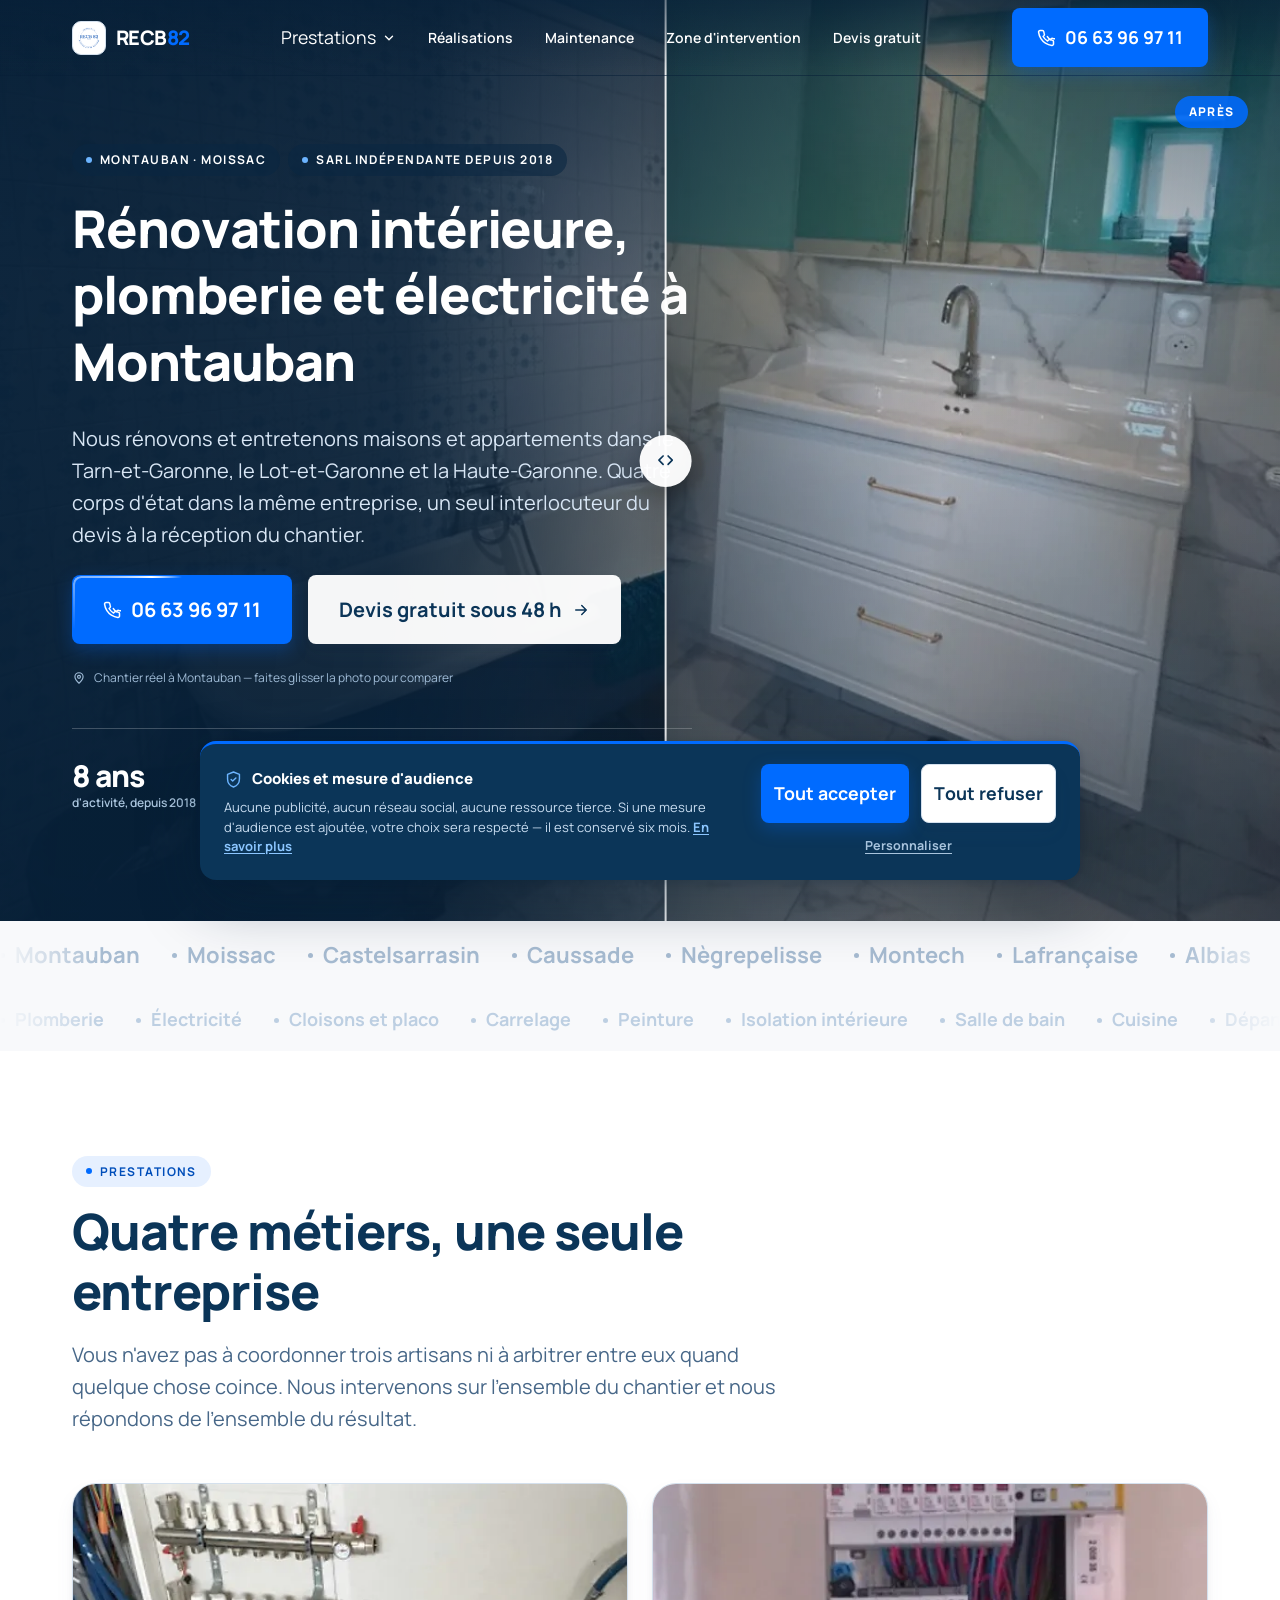
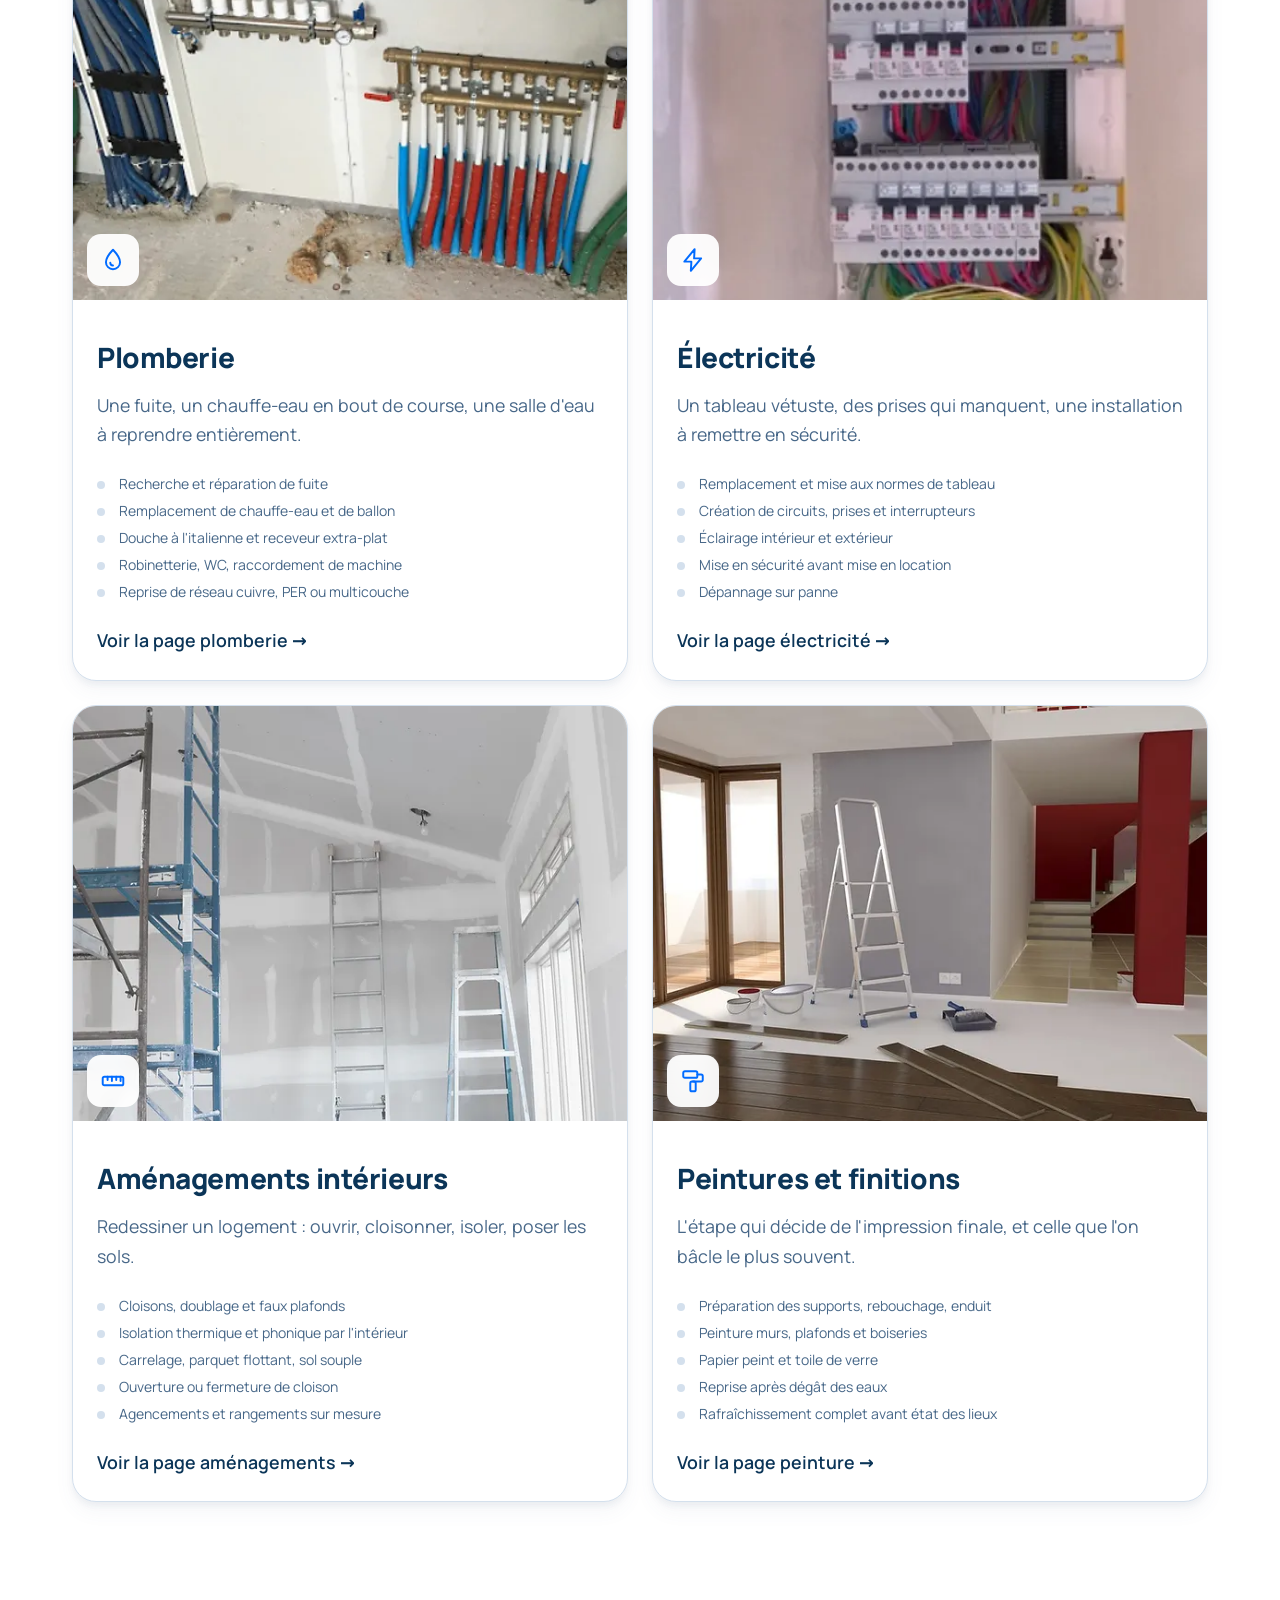
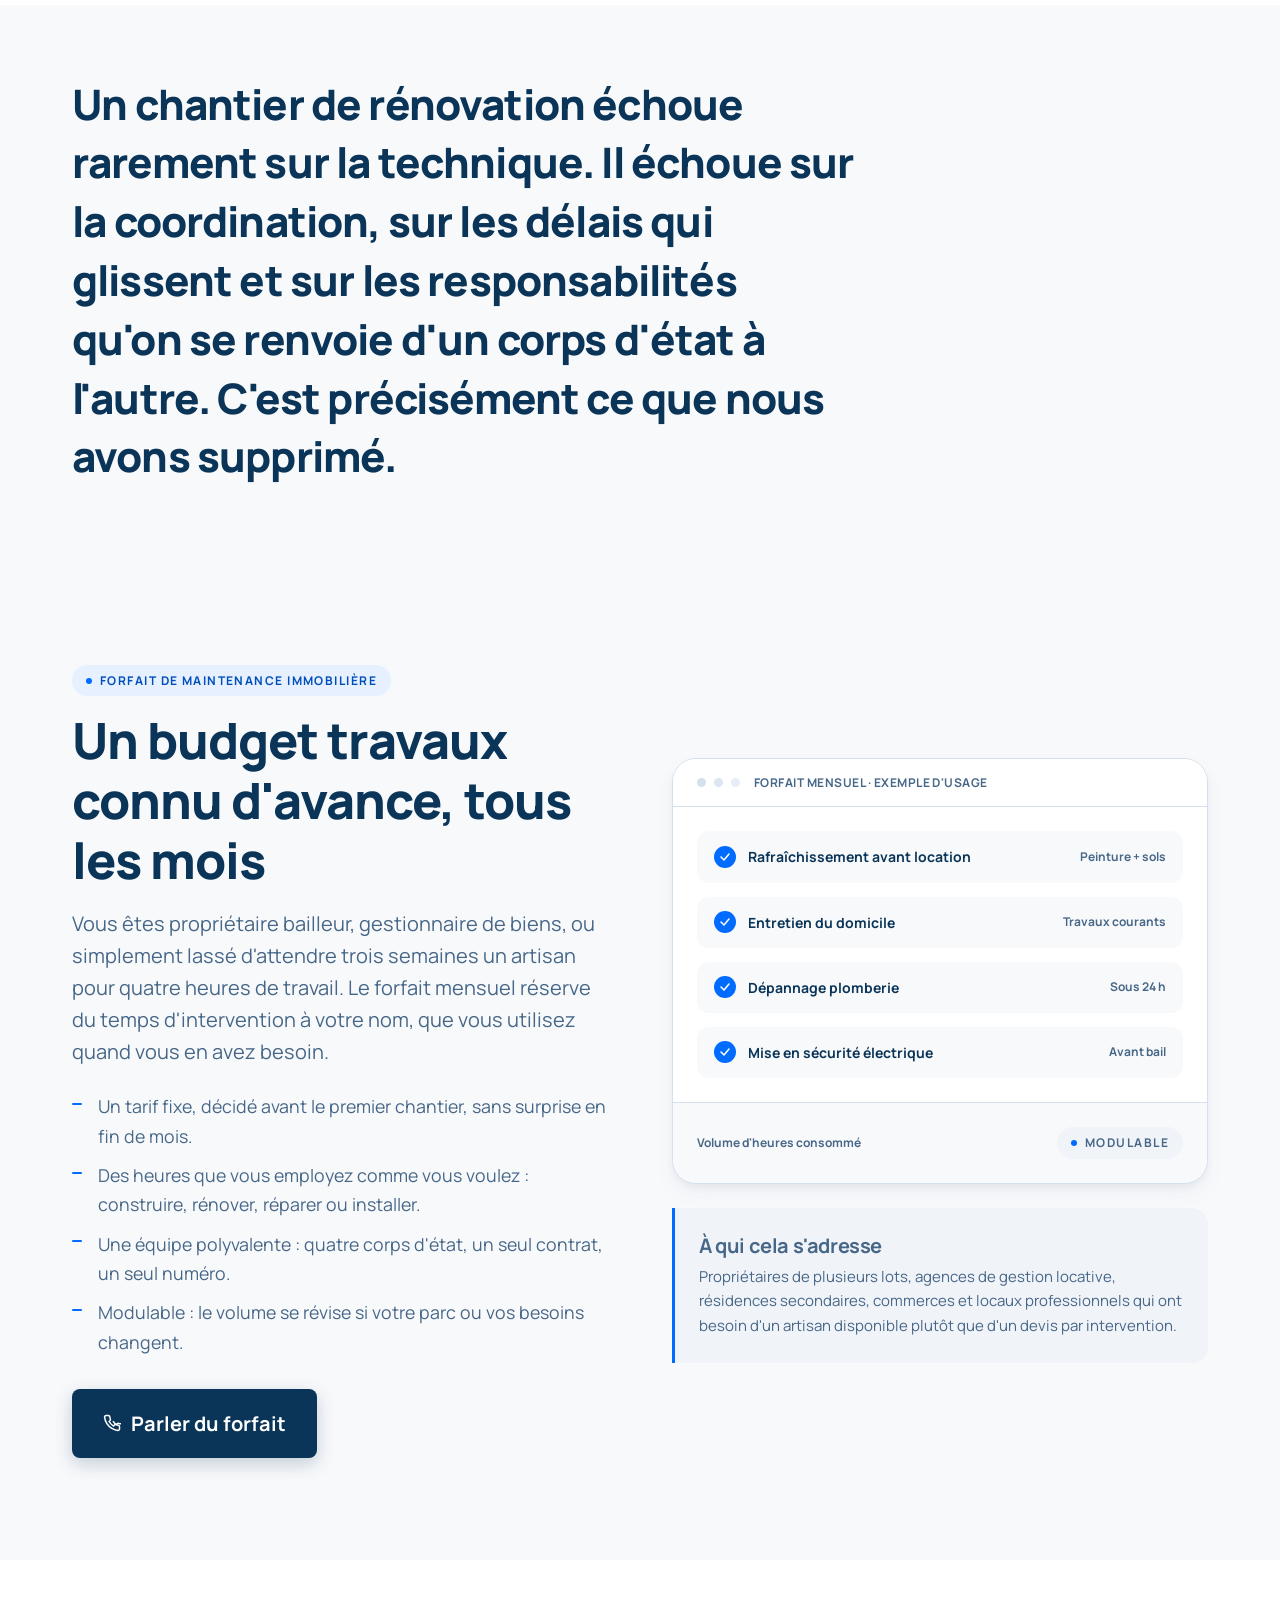
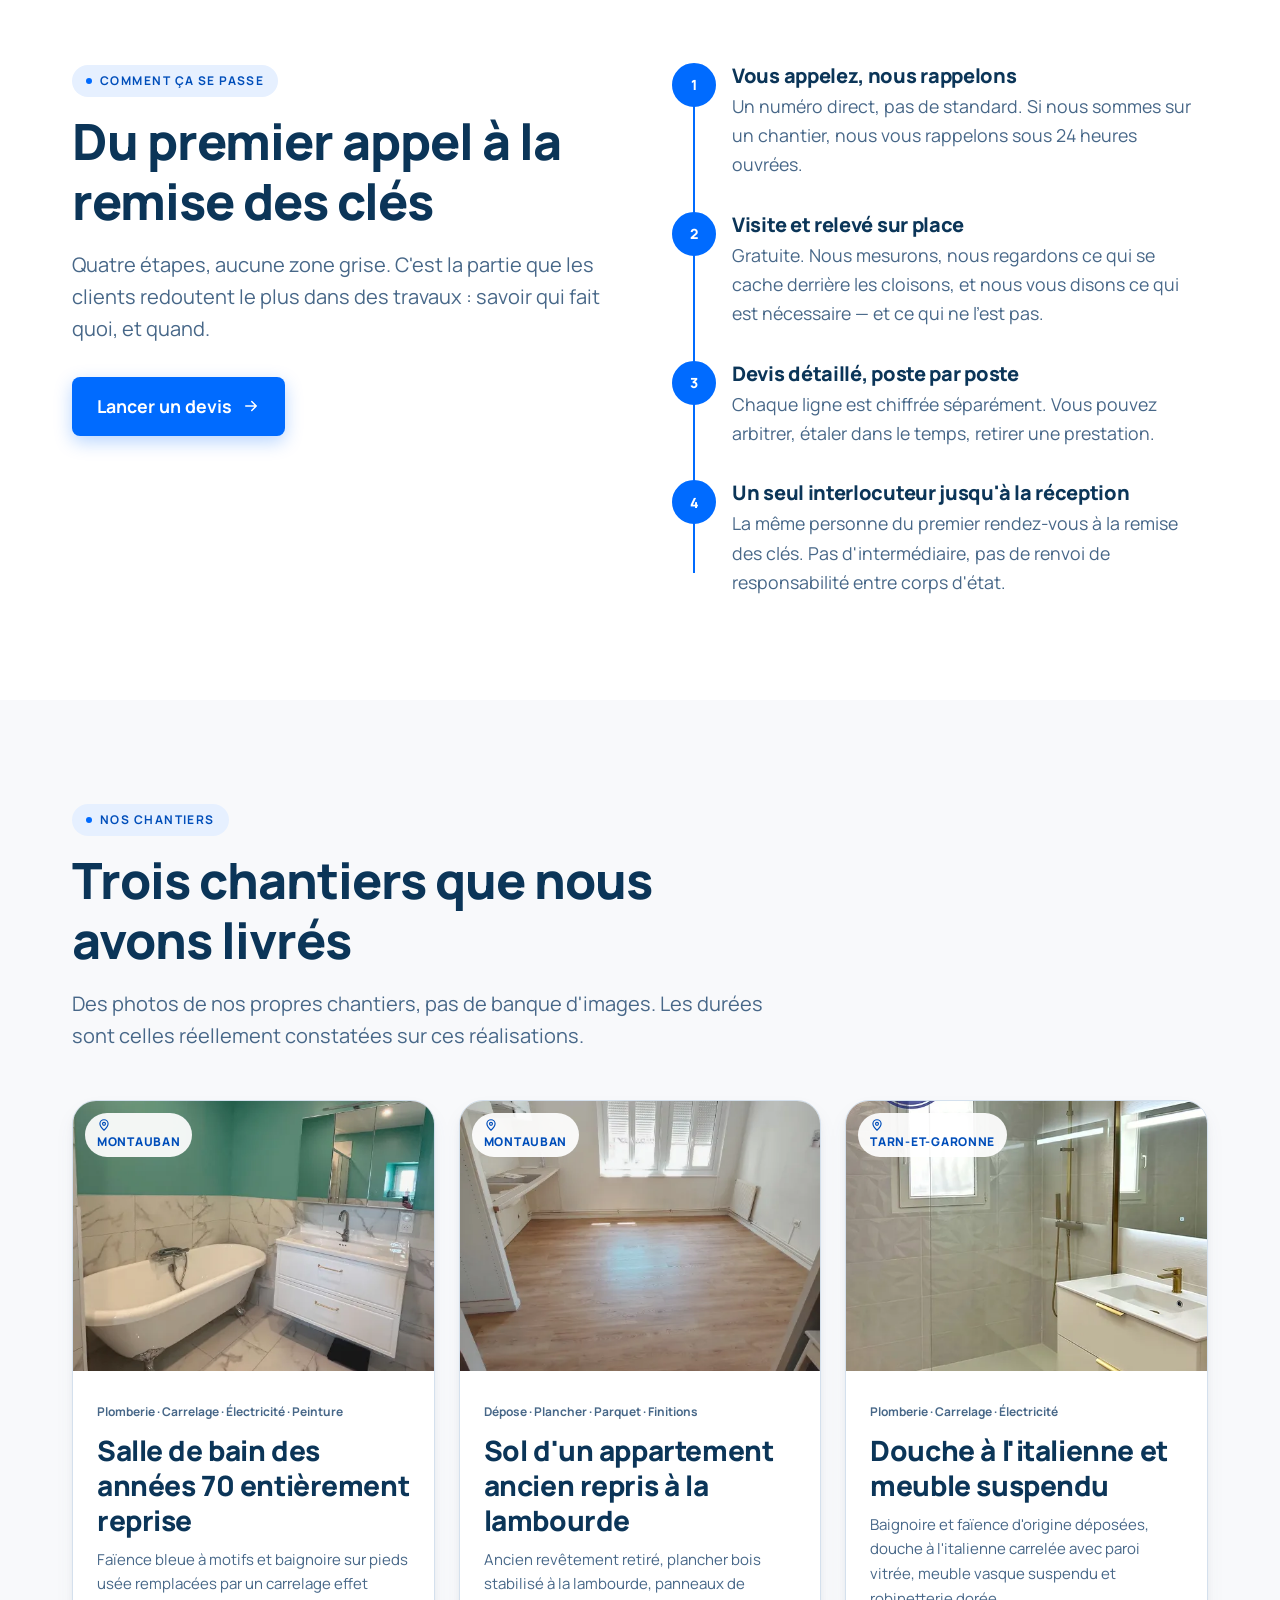
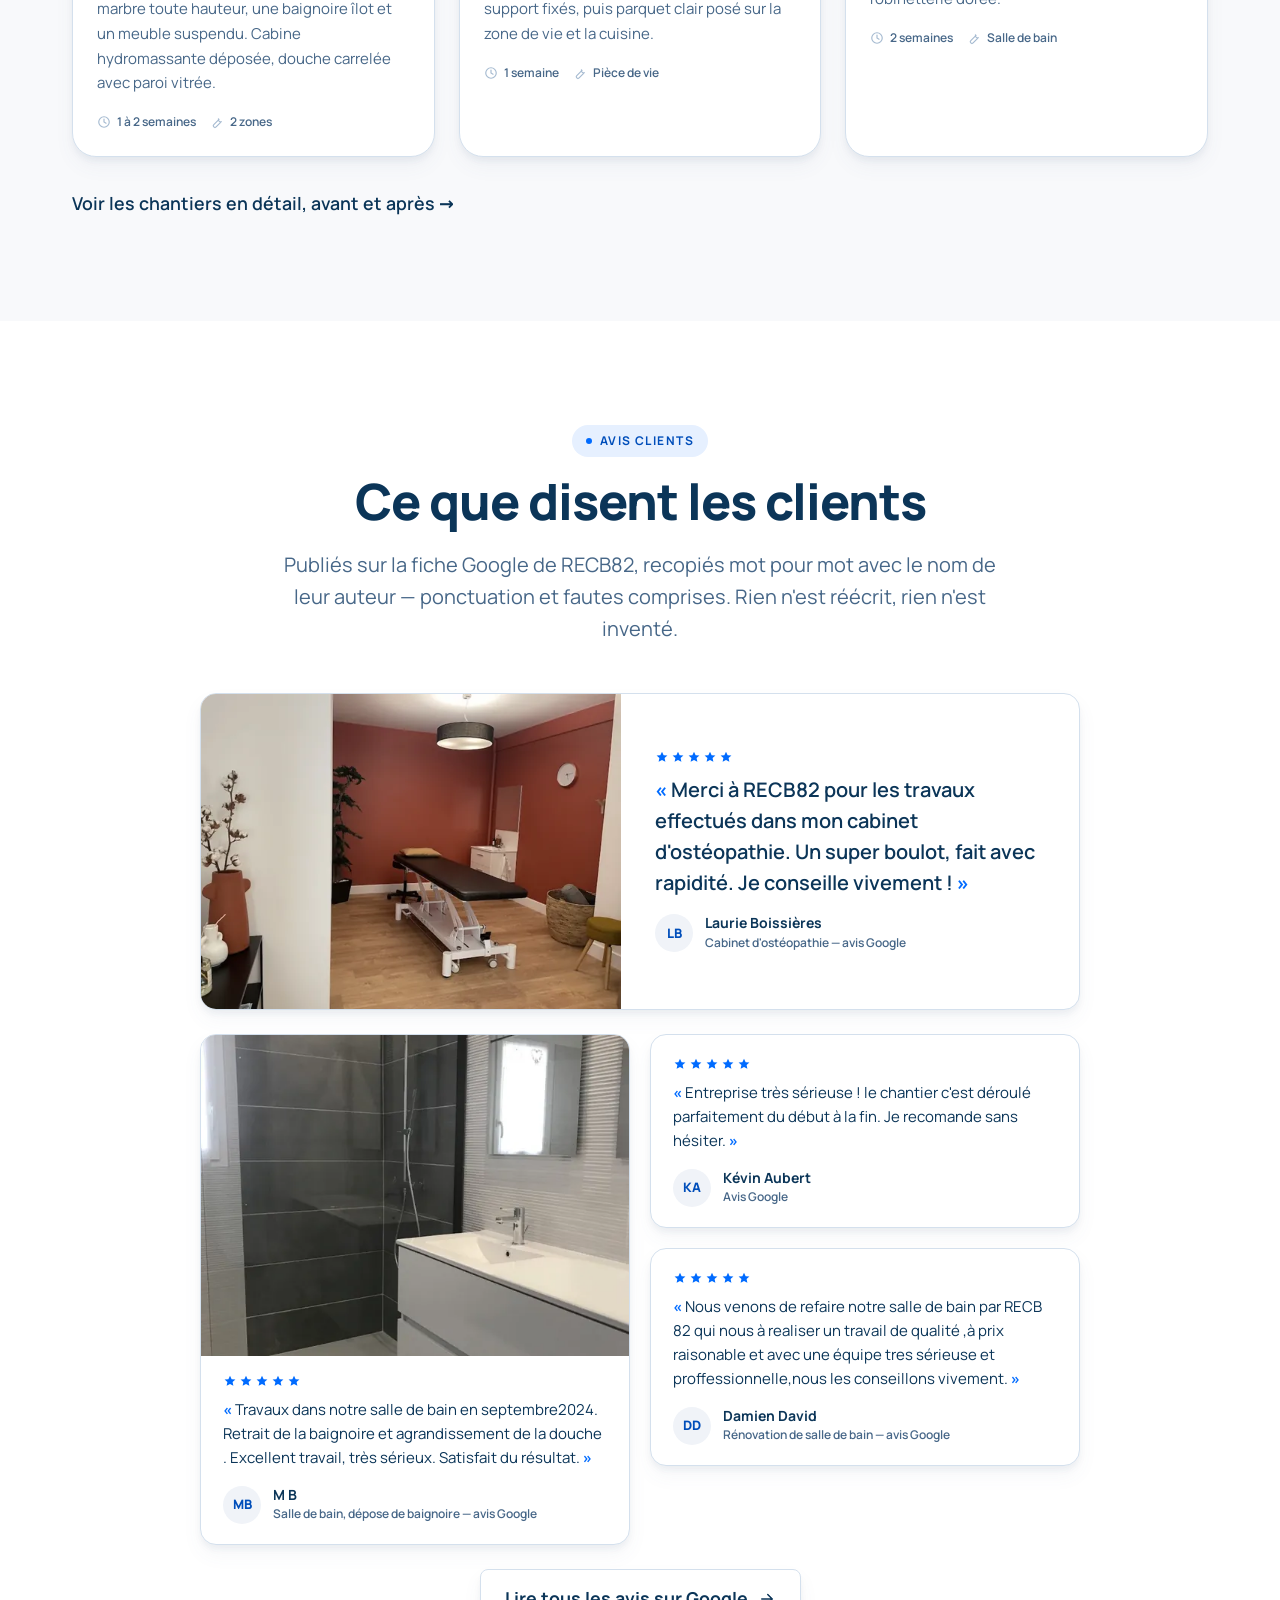
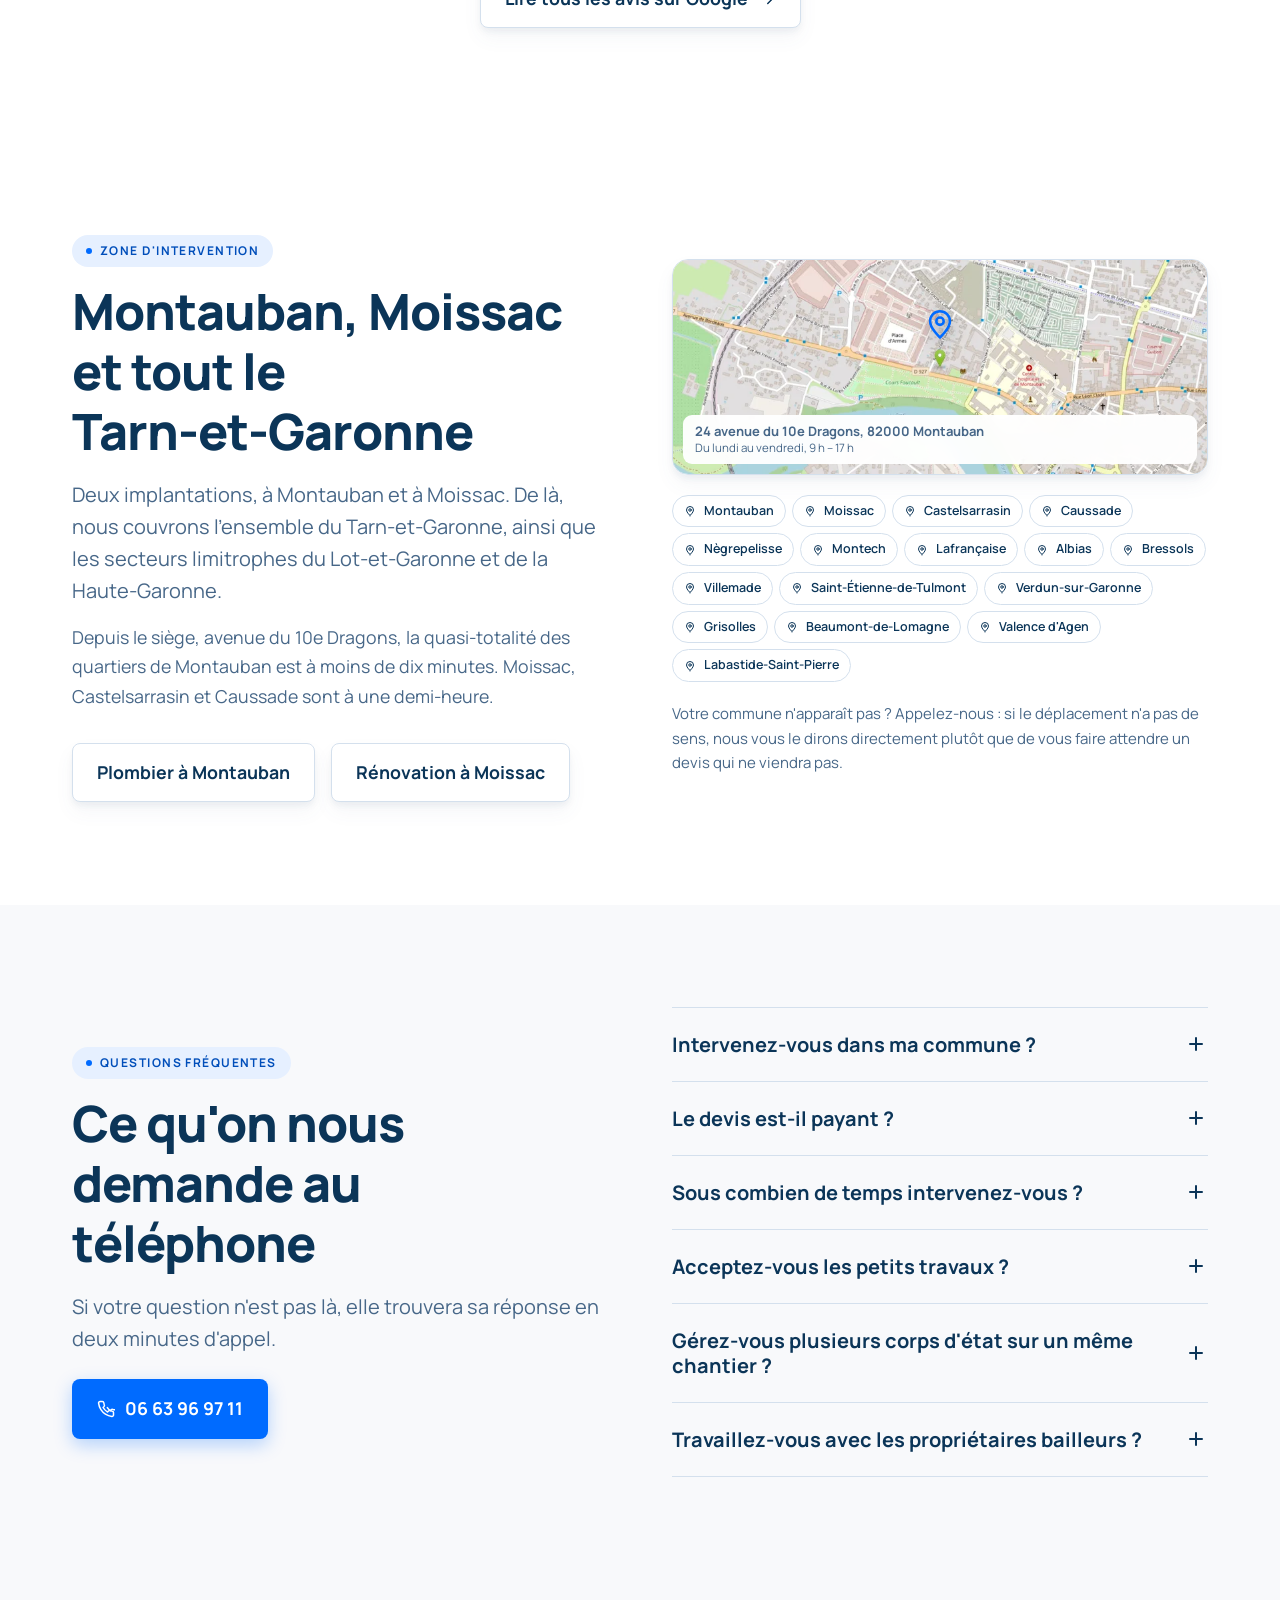
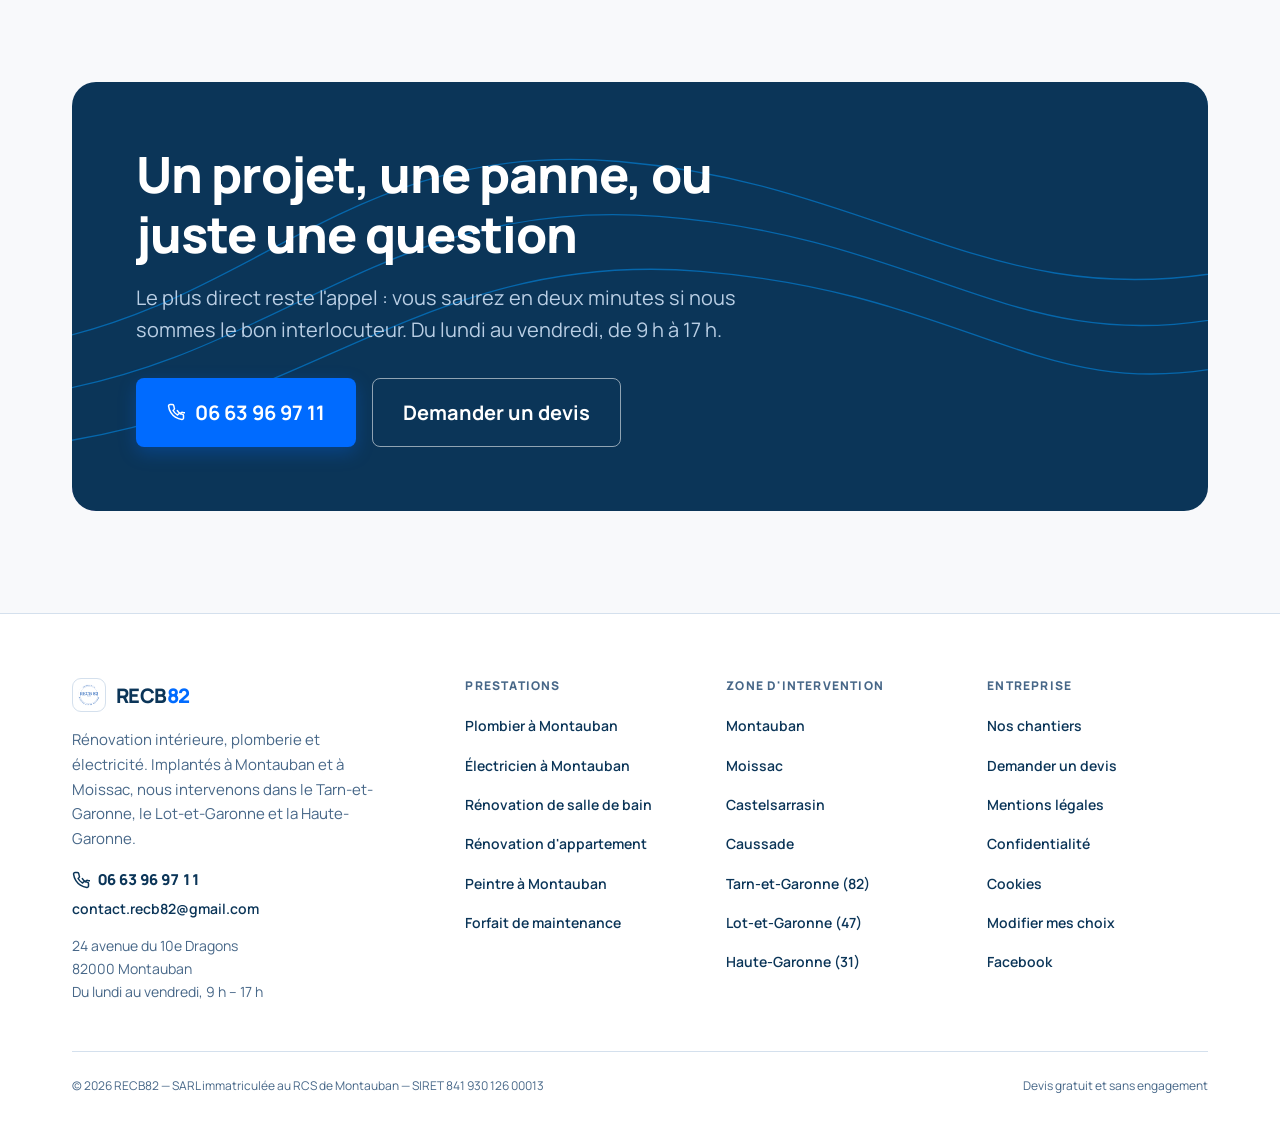
<file: index.html>
<!DOCTYPE html>
<html lang="fr">
<head>
  <meta charset="utf-8">
  <meta name="viewport" content="width=device-width, initial-scale=1">
  <title>Rénovation, plomberie et électricité à Montauban — RECB82</title>
  <meta name="description" content="Rénovation intérieure, plomberie et électricité à Montauban et Moissac. Quatre corps d'état, un seul interlocuteur, devis gratuit. 06 63 96 97 11.">
  <link rel="canonical" href="https://www.recb82.com/">
  <meta property="og:type" content="website">
  <meta property="og:locale" content="fr_FR">
  <meta property="og:site_name" content="RECB82">
  <meta property="og:title" content="Rénovation, plomberie et électricité à Montauban — RECB82">
  <meta property="og:description" content="Rénovation intérieure, plomberie et électricité à Montauban et Moissac. Quatre corps d'état, un seul interlocuteur, devis gratuit. 06 63 96 97 11.">
  <meta property="og:url" content="https://www.recb82.com/">
  <meta name="theme-color" content="#f8f9fb">
  <link rel="icon" href="/favicon.svg" type="image/svg+xml">
  <link rel="preload" href="/assets/fonts/manrope-latin.woff2" as="font" type="font/woff2" crossorigin>
  <!-- CSS critique en ligne : la page s'affiche sans attendre la feuille complète.
       Reproduit tel quel sur chaque page, voir README avant de le modifier. -->
  <style>:root{--ink:#0b3558;--blue:#006bff;--blue-dark:#0056cc;--slate:#476788;--mist:#a6bbd1;--cloud:#f8f9fb;--paper:#fff;--pebble:#f0f3f8;--hairline:#d4e0ed;--cobalt:#004eba;--magenta:#e55cff;--cyan:#0099ff;--font:'Manrope',ui-sans-serif,system-ui,-apple-system,'Segoe UI',Roboto,sans-serif;--t-caption:12px;--t-small:14px;--t-body:clamp(16px,.95rem + .2vw,18px);--t-lead:clamp(17px,1rem + .5vw,20px);--t-h1:clamp(30px,1.3rem + 4.6vw,68px);--t-display:clamp(34px,1.4rem + 5.4vw,80px);--s-1:8px;--s-2:16px;--s-3:24px;--s-4:32px;--s-5:40px;--r-btn:8px;--r-pill:9999px;--max:1200px;--gutter:clamp(16px,4vw,32px);--header-h:64px;--ease-out:cubic-bezier(.16,1,.3,1)}
@font-face{font-family:'Manrope';font-style:normal;font-weight:400 800;font-display:swap;src:url('/assets/fonts/manrope-latin.woff2') format('woff2');unicode-range:U+0000-00FF,U+0131,U+0152-0153,U+02BB-02BC,U+02C6,U+02DA,U+02DC,U+0304,U+0308,U+0329,U+2000-206F,U+20AC,U+2122,U+2191,U+2193,U+2212,U+2215,U+FEFF,U+FFFD}
@font-face{font-family:'Manrope';font-style:normal;font-weight:400 800;font-display:swap;src:url('/assets/fonts/manrope-latin-ext.woff2') format('woff2');unicode-range:U+0100-02BA,U+02BD-02C5,U+02C7-02CC,U+02CE-02D7,U+02DD-02FF,U+0304,U+0308,U+0329,U+1D00-1DBF,U+1E00-1E9F,U+1EF2-1EFF,U+2020,U+20A0-20AB,U+20AD-20C0,U+2113,U+2C60-2C7F,U+A720-A7FF}
*,*::before,*::after{box-sizing:border-box}*{margin:0}
html{-webkit-text-size-adjust:100%}
body{font-family:var(--font);font-size:var(--t-body);line-height:1.65;color:var(--ink);background:var(--cloud);-webkit-font-smoothing:antialiased;overflow-x:hidden;padding-bottom:calc(64px + env(safe-area-inset-bottom))}
img,svg{display:block;max-width:100%;height:auto}
a{color:inherit;text-decoration:none}ul{list-style:none;padding:0}
button{background:none;border:0;cursor:pointer;font:inherit;color:inherit}
h1{font-size:var(--t-h1);font-weight:800;line-height:1.12;letter-spacing:-.02em}
p{color:var(--slate)}
.wrap{width:100%;max-width:var(--max);margin-inline:auto;padding-inline:var(--gutter)}
.header{position:fixed;top:0;left:0;right:0;z-index:110;height:var(--header-h);display:flex;align-items:center;background:rgba(248,249,251,.72);backdrop-filter:blur(14px) saturate(160%);-webkit-backdrop-filter:blur(14px) saturate(160%);border-bottom:1px solid transparent}
.header__inner{display:flex;align-items:center;justify-content:space-between;gap:var(--s-2);width:100%}
.logo{display:inline-flex;align-items:center;gap:10px;font-weight:800;letter-spacing:-.03em;font-size:20px}
.logo__mark{width:34px;height:34px;border-radius:9px;flex:none;background:var(--ink);color:var(--paper);display:grid;place-items:center;font-size:13px;font-weight:800;letter-spacing:0}
.logo__82{color:var(--blue)}
.nav{display:none}.header__cta{display:none;align-items:center;gap:var(--s-1)}
.burger{width:44px;height:44px;display:grid;place-items:center;border-radius:var(--r-btn);border:1px solid var(--hairline);background:var(--paper)}
.burger__box{position:relative;width:20px;height:14px}
.burger__box span{position:absolute;left:0;height:2px;width:100%;border-radius:2px;background:var(--ink)}
.burger__box span:nth-child(1){top:0}.burger__box span:nth-child(2){top:6px;width:70%}.burger__box span:nth-child(3){top:12px}
.btn{position:relative;display:inline-flex;align-items:center;justify-content:center;gap:10px;padding:14px 24px;font-size:var(--t-body);font-weight:700;border-radius:var(--r-btn);border:1px solid transparent;white-space:nowrap;overflow:hidden;isolation:isolate}
.btn--primary{background:var(--blue);color:var(--paper);box-shadow:0 6px 18px rgba(0,107,255,.28)}
.btn--dark{background:var(--ink);color:var(--paper)}
.btn--ghost{background:var(--paper);color:var(--ink);border-color:var(--hairline)}
.btn--lg{padding:17px 30px;font-size:var(--t-lead)}
.btn-row{display:flex;flex-wrap:wrap;gap:var(--s-2)}
.lead{font-size:var(--t-lead);line-height:1.6;color:var(--slate)}
.hero{position:relative;isolation:isolate;padding-top:calc(var(--header-h) + clamp(24px,6vw,72px));padding-bottom:clamp(48px,8vw,96px);overflow:hidden}
.hero__grid{display:grid;gap:clamp(40px,6vw,64px);align-items:center}
.hero h1{margin-bottom:var(--s-3);font-size:var(--t-display)}
.hero .lead{margin-bottom:var(--s-4);max-width:54ch}
.hero__badges{display:flex;flex-wrap:wrap;gap:8px;margin-bottom:var(--s-3)}
.eyebrow{display:inline-flex;align-items:center;gap:8px;font-size:var(--t-caption);font-weight:700;letter-spacing:.12em;text-transform:uppercase;color:var(--cobalt);background:#e6f0ff;padding:6px 14px;border-radius:var(--r-pill)}
.blob{position:absolute;border-radius:50%;filter:blur(60px);opacity:.14;pointer-events:none;z-index:-1}.logo__mark{background:#fff;border:1px solid var(--hairline);padding:3px;overflow:hidden}.logo__mark img{width:100%;height:100%;object-fit:contain}.hero--photo{position:relative;display:grid;grid-template-rows:auto 1fr;padding-top:var(--header-h);padding-bottom:clamp(28px,5vw,64px);background:#061f37;overflow:hidden;isolation:isolate;color:#fff}.hero__ba{position:relative;aspect-ratio:4/3;--pos:0%}.hero__ba img{position:absolute;inset:0;width:100%;height:100%;object-fit:cover;object-position:50% 62%}.hero__after{position:absolute;inset:0;clip-path:inset(0 0 0 var(--pos))}.hero__scrim{display:none;position:absolute;inset:0;z-index:-1;pointer-events:none}.hero__content{position:relative;z-index:1;width:100%}.hero--photo h1{color:#fff;font-size:clamp(30px,1.4rem + 2.9vw,52px);margin-bottom:var(--s-3)}.hero__content{padding-block:clamp(26px,6vw,44px)}.hero--photo .lead{color:#d8e6f5;max-width:52ch;margin-bottom:var(--s-3)}.hero--photo .eyebrow{background:rgba(255,255,255,.14);color:#fff}.header--over:not(.is-stuck){background:linear-gradient(180deg,rgba(6,31,55,.55),transparent);backdrop-filter:none;-webkit-backdrop-filter:none}.header--over:not(.is-stuck) .nav__link,.header--over:not(.is-stuck) .logo{color:#fff}.header--over:not(.is-stuck) .burger{background:rgba(255,255,255,.14);border-color:rgba(255,255,255,.3)}.header--over:not(.is-stuck) .burger__box span{background:#fff}.js [data-reveal]{opacity:0;transform:translate3d(0,28px,0);filter:blur(6px);transition:opacity .8s var(--ease-out),transform .8s var(--ease-out),filter .8s var(--ease-out);transition-delay:var(--d,0ms)}
.js [data-reveal="left"]{transform:translate3d(-36px,0,0)}
.js [data-reveal="right"]{transform:translate3d(36px,0,0)}
.js [data-reveal="scale"]{transform:scale(.94)}
.js [data-reveal].is-in{opacity:1;transform:none;filter:none}
.js .callbar{transform:translateY(110%)}
@media(min-width:860px){.blob{opacity:.3}.hero__grid{grid-template-columns:1.05fr .95fr}.hero--photo{display:flex;align-items:center;min-height:min(90svh,800px);padding-top:calc(var(--header-h) + 24px)}.hero__ba{position:absolute;inset:0;z-index:-2;aspect-ratio:auto}.hero__content>div{max-width:620px}.hero__scrim{display:block;background:linear-gradient(95deg,rgba(6,31,55,.96) 0%,rgba(6,31,55,.9) 32%,rgba(6,31,55,.52) 52%,rgba(6,31,55,.1) 72%,rgba(6,31,55,.32) 100%),linear-gradient(180deg,rgba(6,31,55,.5) 0%,transparent 32%,rgba(6,31,55,.45) 100%)}}
@media(min-width:1000px){:root{--header-h:76px}body{padding-bottom:0}.nav{display:block}.header__cta{display:flex}.burger{display:none}}
@media(prefers-reduced-motion:reduce){.js [data-reveal]{opacity:1!important;transform:none!important;filter:none!important}.js .callbar{transform:none}}</style>
  <link rel="preload" href="/assets/css/styles.css" as="style" onload="this.rel='stylesheet';this.onload=null">
  <noscript><link rel="stylesheet" href="/assets/css/styles.css"></noscript>
  <script>document.documentElement.className+=' js'</script>
  <noscript><style>.burger{display:none}</style></noscript>
  <script type="application/ld+json">
  [
  {
    "@context": "https://schema.org",
    "@type": "GeneralContractor",
    "@id": "https://www.recb82.com/#entreprise",
    "name": "RECB82",
    "legalName": "RECB82",
    "description": "Entreprise de renovation interieure, plomberie et electricite implantee a Montauban et Moissac, intervenant dans le Tarn-et-Garonne, le Lot-et-Garonne et la Haute-Garonne.",
    "url": "https://www.recb82.com",
    "telephone": "+33663969711",
    "email": "contact.recb82@gmail.com",
    "image": "https://www.recb82.com/favicon.svg",
    "priceRange": "$$",
    "currenciesAccepted": "EUR",
    "foundingDate": "2018-08-21",
    "address": {
      "@type": "PostalAddress",
      "streetAddress": "24 avenue du 10e Dragons",
      "postalCode": "82000",
      "addressLocality": "Montauban",
      "addressRegion": "Occitanie",
      "addressCountry": "FR"
    },
    "geo": { "@type": "GeoCoordinates", "latitude": 44.0181, "longitude": 1.3550 },
    "areaServed": [
      { "@type": "City", "name": "Montauban" },
      { "@type": "City", "name": "Moissac" },
      { "@type": "City", "name": "Castelsarrasin" },
      { "@type": "City", "name": "Caussade" },
      { "@type": "City", "name": "Negrepelisse" },
      { "@type": "City", "name": "Montech" },
      { "@type": "AdministrativeArea", "name": "Tarn-et-Garonne" },
      { "@type": "AdministrativeArea", "name": "Lot-et-Garonne" },
      { "@type": "AdministrativeArea", "name": "Haute-Garonne" }
    ],
    "openingHoursSpecification": [{
      "@type": "OpeningHoursSpecification",
      "dayOfWeek": ["Monday","Tuesday","Wednesday","Thursday","Friday"],
      "opens": "09:00",
      "closes": "17:00"
    }],
    "sameAs": ["https://www.facebook.com/Recb82-275847596385836"]
  },
  {"@context":"https://schema.org","@type":"FAQPage","mainEntity":[{"@type":"Question","name":"Intervenez-vous dans ma commune ?","acceptedAnswer":{"@type":"Answer","text":"Nous sommes implantés à Montauban et à Moissac, et nous intervenons dans tout le Tarn-et-Garonne ainsi que dans les secteurs limitrophes du Lot-et-Garonne et de la Haute-Garonne. Au-delà de trois quarts d'heure de route, nous vous le disons au téléphone plutôt que de vous faire perdre une semaine."}},{"@type":"Question","name":"Le devis est-il payant ?","acceptedAnswer":{"@type":"Answer","text":"Non. La visite sur place et le devis sont gratuits et sans engagement. Nous chiffrons poste par poste pour que vous puissiez comparer ligne à ligne avec un autre artisan."}},{"@type":"Question","name":"Sous combien de temps intervenez-vous ?","acceptedAnswer":{"@type":"Answer","text":"Pour une fuite ou une panne électrique, nous cherchons à passer dans la journée ou le lendemain. Pour un chantier de rénovation planifié, comptez deux à six semaines de délai selon la saison et la taille du projet."}},{"@type":"Question","name":"Acceptez-vous les petits travaux ?","acceptedAnswer":{"@type":"Answer","text":"Oui, et c'est une bonne partie de notre activité : une prise à déplacer, un chauffe-eau à remplacer, une reprise de peinture après dégât des eaux. Si le volume est régulier, le forfait de maintenance revient souvent moins cher qu'une succession d'interventions ponctuelles."}},{"@type":"Question","name":"Gérez-vous plusieurs corps d'état sur un même chantier ?","acceptedAnswer":{"@type":"Answer","text":"C'est le principe même de l'entreprise. Plomberie, électricité, cloisons, carrelage et peinture sont réalisés par nos équipes. Vous n'avez pas à synchroniser trois artisans qui se renvoient la responsabilité d'un retard."}},{"@type":"Question","name":"Travaillez-vous avec les propriétaires bailleurs ?","acceptedAnswer":{"@type":"Answer","text":"Oui. Remise en état entre deux locataires, mise en sécurité électrique avant un bail, rafraîchissement complet avant état des lieux : c'est exactement ce que couvre le forfait de maintenance immobilière."}}]}
  ]
  </script>
</head>
<body>
<a class="skip-link" href="#main">Aller au contenu</a>
<div class="progress" aria-hidden="true"></div>
<header class="header header--over">
  <div class="wrap header__inner">
    <a class="logo" href="/" aria-label="RECB82, accueil">
      <span class="logo__mark"><img src="/assets/img/logo-recb82-192.png" alt="" width="192" height="192" decoding="async"></span>
      <span>RECB<span class="logo__82">82</span></span>
    </a>
    <nav class="nav" aria-label="Navigation principale">
      <ul class="nav__list">
        <li class="nav__item nav__item--mega">
          <button class="nav__link nav__link--mega" type="button" aria-expanded="false" aria-controls="mega-prestations">Prestations <svg class="nav__chevron" width="14" height="14" viewBox="0 0 24 24" fill="none" stroke="currentColor" stroke-width="2.4" stroke-linecap="round" stroke-linejoin="round" aria-hidden="true"><path d="m6 9 6 6 6-6"/></svg></button>
      <div class="mega" id="mega-prestations">
        <div class="mega__inner">
        <div class="mega__col">
          <p class="mega__titre">Nos métiers</p>
          <ul class="mega__liste">
            <li style="--i:0">
              <a class="mega__link" href="/plombier-montauban">
                <span class="mega__icon" aria-hidden="true"><svg width="26" height="26" viewBox="0 0 24 24" fill="none" stroke="currentColor" stroke-width="1.8" stroke-linecap="round" stroke-linejoin="round" aria-hidden="true"><path d="M12 2.5S5.5 9.3 5.5 14a6.5 6.5 0 0 0 13 0c0-4.7-6.5-11.5-6.5-11.5Z"/><path d="M9.5 14.5a2.5 2.5 0 0 0 2.5 2.5"/></svg></span>
                <span class="mega__texte">
                  <span class="mega__nom">Plomberie</span>
                  <span class="mega__phrase">Fuites, chauffe-eau, réseaux et pièces humides</span>
                </span>
              </a>
            </li>
            <li style="--i:1">
              <a class="mega__link" href="/electricien-montauban">
                <span class="mega__icon" aria-hidden="true"><svg width="26" height="26" viewBox="0 0 24 24" fill="none" stroke="currentColor" stroke-width="1.8" stroke-linecap="round" stroke-linejoin="round" aria-hidden="true"><path d="M13.5 2 4 13.5h6.5L10 22l9.5-11.5H13l.5-8.5Z"/></svg></span>
                <span class="mega__texte">
                  <span class="mega__nom">Électricité</span>
                  <span class="mega__phrase">Tableaux, mise aux normes, points lumineux</span>
                </span>
              </a>
            </li>
            <li style="--i:2">
              <a class="mega__link" href="/peintre-montauban">
                <span class="mega__icon" aria-hidden="true"><svg width="26" height="26" viewBox="0 0 24 24" fill="none" stroke="currentColor" stroke-width="1.8" stroke-linecap="round" stroke-linejoin="round" aria-hidden="true"><rect x="3" y="3" width="13" height="6" rx="1.5"/><path d="M16 6h3.5A1.5 1.5 0 0 1 21 7.5V11a1.5 1.5 0 0 1-1.5 1.5H12"/><rect x="9.5" y="12.5" width="5" height="9" rx="1.5"/></svg></span>
                <span class="mega__texte">
                  <span class="mega__nom">Peinture et finitions</span>
                  <span class="mega__phrase">Murs, plafonds, enduits décoratifs</span>
                </span>
              </a>
            </li>
            <li style="--i:3">
              <a class="mega__link" href="/renovation-salle-de-bain-montauban">
                <span class="mega__icon" aria-hidden="true"><svg width="26" height="26" viewBox="0 0 24 24" fill="none" stroke="currentColor" stroke-width="1.8" stroke-linecap="round" stroke-linejoin="round" aria-hidden="true"><path d="M12 2.5 4.5 5.5v6c0 4.6 3.1 8.6 7.5 10 4.4-1.4 7.5-5.4 7.5-10v-6L12 2.5Z"/><path d="m9 12 2 2 4-4"/></svg></span>
                <span class="mega__texte">
                  <span class="mega__nom">Salle de bain</span>
                  <span class="mega__phrase">La pièce reprise entièrement, plomberie comprise</span>
                </span>
              </a>
            </li>
          </ul>
        </div>
        <div class="mega__col">
          <p class="mega__titre">Types de chantier</p>
          <ul class="mega__liste">
            <li style="--i:4">
              <a class="mega__link" href="/renovation-appartement-montauban">
                <span class="mega__icon" aria-hidden="true"><svg width="14" height="14" viewBox="0 0 24 24" fill="none" stroke="currentColor" stroke-width="2" stroke-linecap="round" stroke-linejoin="round" aria-hidden="true"><path d="M14.5 6.5a4 4 0 0 0 5 5l-9 9a2.8 2.8 0 0 1-4-4l9-9a4 4 0 0 0-1 1Z"/></svg></span>
                <span class="mega__texte">
                  <span class="mega__nom">Rénovation d'appartement</span>
                  <span class="mega__phrase">Remise en location, sols, cloisons et peinture</span>
                </span>
              </a>
            </li>
            <li style="--i:5">
              <a class="mega__link" href="/renovation-interieure-moissac">
                <span class="mega__icon" aria-hidden="true"><svg width="26" height="26" viewBox="0 0 24 24" fill="none" stroke="currentColor" stroke-width="1.8" stroke-linecap="round" stroke-linejoin="round" aria-hidden="true"><path d="M12 21.5s7-6.4 7-11.5a7 7 0 1 0-14 0c0 5.1 7 11.5 7 11.5Z"/><circle cx="12" cy="10" r="2.6"/></svg></span>
                <span class="mega__texte">
                  <span class="mega__nom">Rénovation à Moissac</span>
                  <span class="mega__phrase">Aménagement, cloisons et finitions</span>
                </span>
              </a>
            </li>
            <li style="--i:6">
              <a class="mega__link" href="/realisations">
                <span class="mega__icon" aria-hidden="true"><svg width="26" height="26" viewBox="0 0 24 24" fill="none" stroke="currentColor" stroke-width="1.8" stroke-linecap="round" stroke-linejoin="round" aria-hidden="true"><rect x="3" y="4.5" width="18" height="15" rx="2.5"/><circle cx="8.5" cy="9.5" r="1.6"/><path d="m3.5 17 4.8-4.4a2 2 0 0 1 2.7 0l3 2.8m0 0 1.8-1.6a2 2 0 0 1 2.7 0l2 1.8"/></svg></span>
                <span class="mega__texte">
                  <span class="mega__nom">Nos réalisations</span>
                  <span class="mega__phrase">Les chantiers en détail, avant et après</span>
                </span>
              </a>
            </li>
            <li style="--i:7">
              <a class="mega__link" href="/#forfait">
                <span class="mega__icon" aria-hidden="true"><svg width="14" height="14" viewBox="0 0 24 24" fill="none" stroke="currentColor" stroke-width="2" stroke-linecap="round" stroke-linejoin="round" aria-hidden="true"><circle cx="12" cy="12" r="9"/><path d="M12 7v5l3.5 2"/></svg></span>
                <span class="mega__texte">
                  <span class="mega__nom">Forfait maintenance</span>
                  <span class="mega__phrase">Un artisan disponible à l'année</span>
                </span>
              </a>
            </li>
          </ul>
        </div>
        <div class="mega__col mega__col--encart">
          <p class="mega__titre">Où nous intervenons</p>
          <p class="mega__encart-texte">Montauban, Moissac, Castelsarrasin, Caussade et tout le Tarn-et-Garonne. Déplacement et devis gratuits.</p>
          <a class="btn btn--primary btn--block" href="/devis">Devis gratuit <svg width="18" height="18" viewBox="0 0 24 24" fill="none" stroke="currentColor" stroke-width="2" stroke-linecap="round" stroke-linejoin="round" aria-hidden="true"><path d="M5 12h14M13 6l6 6-6 6"/></svg></a>
          <a class="mega__tel" href="tel:+33663969711"><svg width="18" height="18" viewBox="0 0 24 24" fill="none" stroke="currentColor" stroke-width="2" stroke-linecap="round" stroke-linejoin="round" aria-hidden="true"><path d="M13.8 10.2a10.6 10.6 0 0 0 4 4l1.4-1.4a1.5 1.5 0 0 1 1.6-.3c1 .4 2.2.6 3.2.6v0"/><path d="M22 16.9v3a2 2 0 0 1-2.2 2 19.8 19.8 0 0 1-8.6-3.1 19.5 19.5 0 0 1-6-6A19.8 19.8 0 0 1 2.1 4.2 2 2 0 0 1 4.1 2h3a2 2 0 0 1 2 1.7c.1 1 .4 2 .7 2.9a2 2 0 0 1-.4 2.1L8.1 10a16 16 0 0 0 6 6l1.3-1.3a2 2 0 0 1 2.1-.5c1 .4 1.9.6 2.9.8a2 2 0 0 1 1.7 2Z"/></svg> 06 63 96 97 11</a>
          <p class="mega__horaires">Du lundi au vendredi, 9 h – 17 h</p>
        </div>
        </div>
      </div>
        </li>
        <li class="nav__item"><a class="nav__link" href="/realisations">Réalisations</a></li>
        <li class="nav__item"><a class="nav__link" href="/#forfait">Maintenance</a></li>
        <li class="nav__item"><a class="nav__link" href="/#zones">Zone d'intervention</a></li>
        <li class="nav__item"><a class="nav__link" href="/devis">Devis gratuit</a></li>
      </ul>
    </nav>
    <div class="header__cta">
      <a class="btn btn--primary" href="tel:+33663969711" data-magnetic="6"><svg width="18" height="18" viewBox="0 0 24 24" fill="none" stroke="currentColor" stroke-width="2" stroke-linecap="round" stroke-linejoin="round" aria-hidden="true"><path d="M13.8 10.2a10.6 10.6 0 0 0 4 4l1.4-1.4a1.5 1.5 0 0 1 1.6-.3c1 .4 2.2.6 3.2.6v0"/><path d="M22 16.9v3a2 2 0 0 1-2.2 2 19.8 19.8 0 0 1-8.6-3.1 19.5 19.5 0 0 1-6-6A19.8 19.8 0 0 1 2.1 4.2 2 2 0 0 1 4.1 2h3a2 2 0 0 1 2 1.7c.1 1 .4 2 .7 2.9a2 2 0 0 1-.4 2.1L8.1 10a16 16 0 0 0 6 6l1.3-1.3a2 2 0 0 1 2.1-.5c1 .4 1.9.6 2.9.8a2 2 0 0 1 1.7 2Z"/></svg> 06 63 96 97 11</a>
    </div>
    <button class="burger" type="button" aria-expanded="false" aria-controls="menu" aria-label="Ouvrir le menu">
      <span class="burger__box" aria-hidden="true"><span></span><span></span><span></span></span>
    </button>
  </div>
</header>

<div class="drawer" id="menu">
  <nav class="drawer__list" aria-label="Menu mobile">
      <p class="drawer__titre">Nos métiers</p>
      <a class="drawer__link" href="/plombier-montauban"><span class="drawer__icon" aria-hidden="true"><svg width="26" height="26" viewBox="0 0 24 24" fill="none" stroke="currentColor" stroke-width="1.8" stroke-linecap="round" stroke-linejoin="round" aria-hidden="true"><path d="M12 2.5S5.5 9.3 5.5 14a6.5 6.5 0 0 0 13 0c0-4.7-6.5-11.5-6.5-11.5Z"/><path d="M9.5 14.5a2.5 2.5 0 0 0 2.5 2.5"/></svg></span><span class="drawer__texte"><span class="drawer__nom">Plomberie</span><span class="drawer__phrase">Fuites, chauffe-eau, réseaux et pièces humides</span></span><svg width="22" height="22" viewBox="0 0 24 24" fill="none" stroke="currentColor" stroke-width="2" stroke-linecap="round" stroke-linejoin="round" aria-hidden="true"><path d="M5 12h14M13 6l6 6-6 6"/></svg></a>
      <a class="drawer__link" href="/electricien-montauban"><span class="drawer__icon" aria-hidden="true"><svg width="26" height="26" viewBox="0 0 24 24" fill="none" stroke="currentColor" stroke-width="1.8" stroke-linecap="round" stroke-linejoin="round" aria-hidden="true"><path d="M13.5 2 4 13.5h6.5L10 22l9.5-11.5H13l.5-8.5Z"/></svg></span><span class="drawer__texte"><span class="drawer__nom">Électricité</span><span class="drawer__phrase">Tableaux, mise aux normes, points lumineux</span></span><svg width="22" height="22" viewBox="0 0 24 24" fill="none" stroke="currentColor" stroke-width="2" stroke-linecap="round" stroke-linejoin="round" aria-hidden="true"><path d="M5 12h14M13 6l6 6-6 6"/></svg></a>
      <a class="drawer__link" href="/peintre-montauban"><span class="drawer__icon" aria-hidden="true"><svg width="26" height="26" viewBox="0 0 24 24" fill="none" stroke="currentColor" stroke-width="1.8" stroke-linecap="round" stroke-linejoin="round" aria-hidden="true"><rect x="3" y="3" width="13" height="6" rx="1.5"/><path d="M16 6h3.5A1.5 1.5 0 0 1 21 7.5V11a1.5 1.5 0 0 1-1.5 1.5H12"/><rect x="9.5" y="12.5" width="5" height="9" rx="1.5"/></svg></span><span class="drawer__texte"><span class="drawer__nom">Peinture et finitions</span><span class="drawer__phrase">Murs, plafonds, enduits décoratifs</span></span><svg width="22" height="22" viewBox="0 0 24 24" fill="none" stroke="currentColor" stroke-width="2" stroke-linecap="round" stroke-linejoin="round" aria-hidden="true"><path d="M5 12h14M13 6l6 6-6 6"/></svg></a>
      <a class="drawer__link" href="/renovation-salle-de-bain-montauban"><span class="drawer__icon" aria-hidden="true"><svg width="26" height="26" viewBox="0 0 24 24" fill="none" stroke="currentColor" stroke-width="1.8" stroke-linecap="round" stroke-linejoin="round" aria-hidden="true"><path d="M12 2.5 4.5 5.5v6c0 4.6 3.1 8.6 7.5 10 4.4-1.4 7.5-5.4 7.5-10v-6L12 2.5Z"/><path d="m9 12 2 2 4-4"/></svg></span><span class="drawer__texte"><span class="drawer__nom">Salle de bain</span><span class="drawer__phrase">La pièce reprise entièrement, plomberie comprise</span></span><svg width="22" height="22" viewBox="0 0 24 24" fill="none" stroke="currentColor" stroke-width="2" stroke-linecap="round" stroke-linejoin="round" aria-hidden="true"><path d="M5 12h14M13 6l6 6-6 6"/></svg></a>
      <p class="drawer__titre">Types de chantier</p>
      <a class="drawer__link" href="/renovation-appartement-montauban"><span class="drawer__icon" aria-hidden="true"><svg width="14" height="14" viewBox="0 0 24 24" fill="none" stroke="currentColor" stroke-width="2" stroke-linecap="round" stroke-linejoin="round" aria-hidden="true"><path d="M14.5 6.5a4 4 0 0 0 5 5l-9 9a2.8 2.8 0 0 1-4-4l9-9a4 4 0 0 0-1 1Z"/></svg></span><span class="drawer__texte"><span class="drawer__nom">Rénovation d'appartement</span><span class="drawer__phrase">Remise en location, sols, cloisons et peinture</span></span><svg width="22" height="22" viewBox="0 0 24 24" fill="none" stroke="currentColor" stroke-width="2" stroke-linecap="round" stroke-linejoin="round" aria-hidden="true"><path d="M5 12h14M13 6l6 6-6 6"/></svg></a>
      <a class="drawer__link" href="/renovation-interieure-moissac"><span class="drawer__icon" aria-hidden="true"><svg width="26" height="26" viewBox="0 0 24 24" fill="none" stroke="currentColor" stroke-width="1.8" stroke-linecap="round" stroke-linejoin="round" aria-hidden="true"><path d="M12 21.5s7-6.4 7-11.5a7 7 0 1 0-14 0c0 5.1 7 11.5 7 11.5Z"/><circle cx="12" cy="10" r="2.6"/></svg></span><span class="drawer__texte"><span class="drawer__nom">Rénovation à Moissac</span><span class="drawer__phrase">Aménagement, cloisons et finitions</span></span><svg width="22" height="22" viewBox="0 0 24 24" fill="none" stroke="currentColor" stroke-width="2" stroke-linecap="round" stroke-linejoin="round" aria-hidden="true"><path d="M5 12h14M13 6l6 6-6 6"/></svg></a>
      <a class="drawer__link" href="/realisations"><span class="drawer__icon" aria-hidden="true"><svg width="26" height="26" viewBox="0 0 24 24" fill="none" stroke="currentColor" stroke-width="1.8" stroke-linecap="round" stroke-linejoin="round" aria-hidden="true"><rect x="3" y="4.5" width="18" height="15" rx="2.5"/><circle cx="8.5" cy="9.5" r="1.6"/><path d="m3.5 17 4.8-4.4a2 2 0 0 1 2.7 0l3 2.8m0 0 1.8-1.6a2 2 0 0 1 2.7 0l2 1.8"/></svg></span><span class="drawer__texte"><span class="drawer__nom">Nos réalisations</span><span class="drawer__phrase">Les chantiers en détail, avant et après</span></span><svg width="22" height="22" viewBox="0 0 24 24" fill="none" stroke="currentColor" stroke-width="2" stroke-linecap="round" stroke-linejoin="round" aria-hidden="true"><path d="M5 12h14M13 6l6 6-6 6"/></svg></a>
      <a class="drawer__link" href="/#forfait"><span class="drawer__icon" aria-hidden="true"><svg width="14" height="14" viewBox="0 0 24 24" fill="none" stroke="currentColor" stroke-width="2" stroke-linecap="round" stroke-linejoin="round" aria-hidden="true"><circle cx="12" cy="12" r="9"/><path d="M12 7v5l3.5 2"/></svg></span><span class="drawer__texte"><span class="drawer__nom">Forfait maintenance</span><span class="drawer__phrase">Un artisan disponible à l'année</span></span><svg width="22" height="22" viewBox="0 0 24 24" fill="none" stroke="currentColor" stroke-width="2" stroke-linecap="round" stroke-linejoin="round" aria-hidden="true"><path d="M5 12h14M13 6l6 6-6 6"/></svg></a>
      <p class="drawer__titre">Le reste</p>
      <a class="drawer__link drawer__link--simple" href="/realisations">Réalisations <svg width="22" height="22" viewBox="0 0 24 24" fill="none" stroke="currentColor" stroke-width="2" stroke-linecap="round" stroke-linejoin="round" aria-hidden="true"><path d="M5 12h14M13 6l6 6-6 6"/></svg></a>
      <a class="drawer__link drawer__link--simple" href="/#forfait">Maintenance <svg width="22" height="22" viewBox="0 0 24 24" fill="none" stroke="currentColor" stroke-width="2" stroke-linecap="round" stroke-linejoin="round" aria-hidden="true"><path d="M5 12h14M13 6l6 6-6 6"/></svg></a>
      <a class="drawer__link drawer__link--simple" href="/#zones">Zone d'intervention <svg width="22" height="22" viewBox="0 0 24 24" fill="none" stroke="currentColor" stroke-width="2" stroke-linecap="round" stroke-linejoin="round" aria-hidden="true"><path d="M5 12h14M13 6l6 6-6 6"/></svg></a>
      <a class="drawer__link drawer__link--simple" href="/devis">Devis gratuit <svg width="22" height="22" viewBox="0 0 24 24" fill="none" stroke="currentColor" stroke-width="2" stroke-linecap="round" stroke-linejoin="round" aria-hidden="true"><path d="M5 12h14M13 6l6 6-6 6"/></svg></a>
  </nav>
  <div class="drawer__foot stack">
    <a class="btn btn--primary btn--lg btn--block" href="tel:+33663969711"><svg width="18" height="18" viewBox="0 0 24 24" fill="none" stroke="currentColor" stroke-width="2" stroke-linecap="round" stroke-linejoin="round" aria-hidden="true"><path d="M13.8 10.2a10.6 10.6 0 0 0 4 4l1.4-1.4a1.5 1.5 0 0 1 1.6-.3c1 .4 2.2.6 3.2.6v0"/><path d="M22 16.9v3a2 2 0 0 1-2.2 2 19.8 19.8 0 0 1-8.6-3.1 19.5 19.5 0 0 1-6-6A19.8 19.8 0 0 1 2.1 4.2 2 2 0 0 1 4.1 2h3a2 2 0 0 1 2 1.7c.1 1 .4 2 .7 2.9a2 2 0 0 1-.4 2.1L8.1 10a16 16 0 0 0 6 6l1.3-1.3a2 2 0 0 1 2.1-.5c1 .4 1.9.6 2.9.8a2 2 0 0 1 1.7 2Z"/></svg> 06 63 96 97 11</a>
    <a class="btn btn--ghost btn--block" href="/devis">Demander un devis gratuit</a>
    <p style="font-size:14px">Du lundi au vendredi, 9 h – 17 h.<br>24 avenue du 10e Dragons, 82000 Montauban.</p>
  </div>
</div>

<div class="callbar">
  <a class="btn btn--primary" href="tel:+33663969711"><svg width="18" height="18" viewBox="0 0 24 24" fill="none" stroke="currentColor" stroke-width="2" stroke-linecap="round" stroke-linejoin="round" aria-hidden="true"><path d="M13.8 10.2a10.6 10.6 0 0 0 4 4l1.4-1.4a1.5 1.5 0 0 1 1.6-.3c1 .4 2.2.6 3.2.6v0"/><path d="M22 16.9v3a2 2 0 0 1-2.2 2 19.8 19.8 0 0 1-8.6-3.1 19.5 19.5 0 0 1-6-6A19.8 19.8 0 0 1 2.1 4.2 2 2 0 0 1 4.1 2h3a2 2 0 0 1 2 1.7c.1 1 .4 2 .7 2.9a2 2 0 0 1-.4 2.1L8.1 10a16 16 0 0 0 6 6l1.3-1.3a2 2 0 0 1 2.1-.5c1 .4 1.9.6 2.9.8a2 2 0 0 1 1.7 2Z"/></svg> Appeler</a>
  <a class="btn btn--ghost" href="/devis">Devis gratuit</a>
</div>
<main id="main">
  <section class="hero hero--photo">
    <div class="hero__ba" id="hero-ba">
      <img src="/assets/img/sdb-baignoire-avant-1200.webp"
           srcset="/assets/img/sdb-baignoire-avant-560.webp 560w, /assets/img/sdb-baignoire-avant-800.webp 800w, /assets/img/sdb-baignoire-avant-1200.webp 1200w"
           sizes="100vw" width="1200" height="1500" fetchpriority="high" decoding="async"
           alt="Salle de bain des années 70 à Montauban avant travaux : faïence bleue à motifs et baignoire sur pieds usée">
      <div class="hero__after">
        <img src="/assets/img/sdb-baignoire-apres-1200.webp"
           srcset="/assets/img/sdb-baignoire-apres-560.webp 560w, /assets/img/sdb-baignoire-apres-800.webp 800w, /assets/img/sdb-baignoire-apres-1200.webp 1200w"
           sizes="100vw" width="1200" height="1500" fetchpriority="high" decoding="async"
             alt="La même salle de bain à Montauban après rénovation par RECB82 : carrelage effet marbre, baignoire îlot et meuble suspendu">
      </div>
      <div class="hero__handle"><span class="hero__knob"><svg width="20" height="20" viewBox="0 0 24 24" fill="none" stroke="currentColor" stroke-width="2" stroke-linecap="round" stroke-linejoin="round" aria-hidden="true"><path d="M9 6 4 11l5 5M15 6l5 5-5 5"/></svg></span></div>
      <label class="visually-hidden" for="hero-range">Position du curseur entre la photo avant et la photo après travaux</label>
      <input class="ba__range" id="hero-range" type="range" min="2" max="98" value="52">
    </div>
    <span class="hero__tag hero__tag--avant">Avant</span>
    <span class="hero__tag hero__tag--apres">Après</span>
    <div class="hero__scrim" aria-hidden="true"></div>

    <div class="wrap hero__content">
      <div>
        <div class="hero__badges">
          <span class="eyebrow">Montauban &middot; Moissac</span>
          <span class="eyebrow">SARL indépendante depuis 2018</span>
        </div>
        <h1 data-split="char">Rénovation intérieure, plomberie et électricité à Montauban</h1>
        <p class="lead" data-reveal style="--d:250ms">Nous rénovons et entretenons maisons et appartements dans le Tarn-et-Garonne, le Lot-et-Garonne et la Haute-Garonne. Quatre corps d'état dans la même entreprise, un seul interlocuteur du devis à la réception du chantier.</p>
        <div class="btn-row" data-reveal style="--d:350ms">
          <a class="btn btn--primary btn--lg btn--live" href="tel:+33663969711" data-magnetic="10"><svg width="18" height="18" viewBox="0 0 24 24" fill="none" stroke="currentColor" stroke-width="2" stroke-linecap="round" stroke-linejoin="round" aria-hidden="true"><path d="M13.8 10.2a10.6 10.6 0 0 0 4 4l1.4-1.4a1.5 1.5 0 0 1 1.6-.3c1 .4 2.2.6 3.2.6v0"/><path d="M22 16.9v3a2 2 0 0 1-2.2 2 19.8 19.8 0 0 1-8.6-3.1 19.5 19.5 0 0 1-6-6A19.8 19.8 0 0 1 2.1 4.2 2 2 0 0 1 4.1 2h3a2 2 0 0 1 2 1.7c.1 1 .4 2 .7 2.9a2 2 0 0 1-.4 2.1L8.1 10a16 16 0 0 0 6 6l1.3-1.3a2 2 0 0 1 2.1-.5c1 .4 1.9.6 2.9.8a2 2 0 0 1 1.7 2Z"/></svg> 06 63 96 97 11</a>
          <a class="btn btn--ghost btn--lg" href="/devis"><span data-swap>Devis gratuit sous 48 h</span> <svg width="18" height="18" viewBox="0 0 24 24" fill="none" stroke="currentColor" stroke-width="2" stroke-linecap="round" stroke-linejoin="round" aria-hidden="true"><path d="M5 12h14M13 6l6 6-6 6"/></svg></a>
        </div>
        <p class="hero__legende" data-reveal style="--d:450ms"><svg width="14" height="14" viewBox="0 0 24 24" fill="none" stroke="currentColor" stroke-width="2" stroke-linecap="round" stroke-linejoin="round" aria-hidden="true"><path d="M12 21s7-6 7-11a7 7 0 1 0-14 0c0 5 7 11 7 11Z"/><circle cx="12" cy="10" r="2.5"/></svg> Chantier réel à Montauban &mdash; faites glisser la photo pour comparer</p>
        <div class="hero__proof" data-reveal style="--d:500ms">
          <div class="hero__proof-item"><b data-count="8" data-suffix=" ans">8 ans</b><span>d'activité, depuis 2018</span></div>
          <div class="hero__proof-item"><b data-count="3">3</b><span>départements couverts</span></div>
          <div class="hero__proof-item"><b data-count="4">4</b><span>corps d'état intégrés</span></div>
          <div class="hero__proof-item"><b data-count="24" data-suffix=" h">24 h</b><span>pour être rappelé</span></div>
        </div>
      </div>
    </div>
  </section>

  <div class="marquee" aria-hidden="true">
    <div class="marquee__track">
      <div class="marquee__group"><span class="marquee__item">Montauban</span><span class="marquee__item">Moissac</span><span class="marquee__item">Castelsarrasin</span><span class="marquee__item">Caussade</span><span class="marquee__item">Nègrepelisse</span><span class="marquee__item">Montech</span><span class="marquee__item">Lafrançaise</span><span class="marquee__item">Albias</span><span class="marquee__item">Bressols</span><span class="marquee__item">Villemade</span><span class="marquee__item">Saint-Étienne-de-Tulmont</span><span class="marquee__item">Verdun-sur-Garonne</span><span class="marquee__item">Grisolles</span><span class="marquee__item">Beaumont-de-Lomagne</span><span class="marquee__item">Valence d'Agen</span><span class="marquee__item">Labastide-Saint-Pierre</span></div>
      <div class="marquee__group"><span class="marquee__item">Montauban</span><span class="marquee__item">Moissac</span><span class="marquee__item">Castelsarrasin</span><span class="marquee__item">Caussade</span><span class="marquee__item">Nègrepelisse</span><span class="marquee__item">Montech</span><span class="marquee__item">Lafrançaise</span><span class="marquee__item">Albias</span><span class="marquee__item">Bressols</span><span class="marquee__item">Villemade</span><span class="marquee__item">Saint-Étienne-de-Tulmont</span><span class="marquee__item">Verdun-sur-Garonne</span><span class="marquee__item">Grisolles</span><span class="marquee__item">Beaumont-de-Lomagne</span><span class="marquee__item">Valence d'Agen</span><span class="marquee__item">Labastide-Saint-Pierre</span></div>
    </div>
  </div>
  <div class="marquee marquee--retour" aria-hidden="true">
    <div class="marquee__track">
      <div class="marquee__group"><span class="marquee__item">Plomberie</span><span class="marquee__item">Électricité</span><span class="marquee__item">Cloisons et placo</span><span class="marquee__item">Carrelage</span><span class="marquee__item">Peinture</span><span class="marquee__item">Isolation intérieure</span><span class="marquee__item">Salle de bain</span><span class="marquee__item">Cuisine</span><span class="marquee__item">Dépannage</span><span class="marquee__item">Mise aux normes</span><span class="marquee__item">Parquet flottant</span><span class="marquee__item">Faux plafond</span></div>
      <div class="marquee__group"><span class="marquee__item">Plomberie</span><span class="marquee__item">Électricité</span><span class="marquee__item">Cloisons et placo</span><span class="marquee__item">Carrelage</span><span class="marquee__item">Peinture</span><span class="marquee__item">Isolation intérieure</span><span class="marquee__item">Salle de bain</span><span class="marquee__item">Cuisine</span><span class="marquee__item">Dépannage</span><span class="marquee__item">Mise aux normes</span><span class="marquee__item">Parquet flottant</span><span class="marquee__item">Faux plafond</span></div>
    </div>
  </div>
  <section class="section section--paper" id="services">
    <div class="wrap">
      <div class="section-head">
        <span class="eyebrow">Prestations</span>
        <h2 data-split>Quatre métiers, une seule entreprise</h2>
        <p class="lead">Vous n'avez pas à coordonner trois artisans ni à arbitrer entre eux quand quelque chose coince. Nous intervenons sur l'ensemble du chantier et nous répondons de l'ensemble du résultat.</p>
      </div>
      <div class="grid grid--2" data-stagger="110">
        <article class="card card--spot service service--photo" data-reveal>
          <div class="service__photo">
            <img src="/assets/img/service-plomberie-900.webp"
                 srcset="/assets/img/service-plomberie-600.webp 600w, /assets/img/service-plomberie-900.webp 900w"
                 sizes="(min-width: 860px) 45vw, 92vw"
                 width="900" height="675" loading="lazy" decoding="async" alt="Collecteur et réseau multicouche installés par RECB82 sur un chantier du Tarn-et-Garonne">
            <span class="service__icon" aria-hidden="true"><svg width="26" height="26" viewBox="0 0 24 24" fill="none" stroke="currentColor" stroke-width="1.8" stroke-linecap="round" stroke-linejoin="round" aria-hidden="true"><path d="M12 2.5S5.5 9.3 5.5 14a6.5 6.5 0 0 0 13 0c0-4.7-6.5-11.5-6.5-11.5Z"/><path d="M9.5 14.5a2.5 2.5 0 0 0 2.5 2.5"/></svg></span>
          </div>
          <div class="service__body">
            <h3>Plomberie</h3>
            <p>Une fuite, un chauffe-eau en bout de course, une salle d'eau à reprendre entièrement.</p>
            <ul><li style="--i:0">Recherche et réparation de fuite</li><li style="--i:1">Remplacement de chauffe-eau et de ballon</li><li style="--i:2">Douche à l'italienne et receveur extra-plat</li><li style="--i:3">Robinetterie, WC, raccordement de machine</li><li style="--i:4">Reprise de réseau cuivre, PER ou multicouche</li></ul>
            <p style="margin-top:auto;padding-top:8px"><a class="link" href="/plombier-montauban">Voir la page plomberie →</a></p>
          </div>
        </article>
        <article class="card card--spot service service--photo" data-reveal>
          <div class="service__photo">
            <img src="/assets/img/service-electricite-900.webp"
                 srcset="/assets/img/service-electricite-600.webp 600w, /assets/img/service-electricite-900.webp 900w"
                 sizes="(min-width: 860px) 45vw, 92vw"
                 width="900" height="675" loading="lazy" decoding="async" alt="Tableau électrique et câblage repris par RECB82 lors d'une mise aux normes">
            <span class="service__icon" aria-hidden="true"><svg width="26" height="26" viewBox="0 0 24 24" fill="none" stroke="currentColor" stroke-width="1.8" stroke-linecap="round" stroke-linejoin="round" aria-hidden="true"><path d="M13.5 2 4 13.5h6.5L10 22l9.5-11.5H13l.5-8.5Z"/></svg></span>
          </div>
          <div class="service__body">
            <h3>Électricité</h3>
            <p>Un tableau vétuste, des prises qui manquent, une installation à remettre en sécurité.</p>
            <ul><li style="--i:0">Remplacement et mise aux normes de tableau</li><li style="--i:1">Création de circuits, prises et interrupteurs</li><li style="--i:2">Éclairage intérieur et extérieur</li><li style="--i:3">Mise en sécurité avant mise en location</li><li style="--i:4">Dépannage sur panne</li></ul>
            <p style="margin-top:auto;padding-top:8px"><a class="link" href="/electricien-montauban">Voir la page électricité →</a></p>
          </div>
        </article>
        <article class="card card--spot service service--photo" data-reveal>
          <div class="service__photo">
            <img src="/assets/img/service-amenagement-900.webp"
                 srcset="/assets/img/service-amenagement-600.webp 600w, /assets/img/service-amenagement-900.webp 900w"
                 sizes="(min-width: 860px) 45vw, 92vw"
                 width="900" height="675" loading="lazy" decoding="async" alt="Doublage et faux plafond en cours de pose sur un chantier d'aménagement intérieur">
            <span class="service__icon" aria-hidden="true"><svg width="26" height="26" viewBox="0 0 24 24" fill="none" stroke="currentColor" stroke-width="1.8" stroke-linecap="round" stroke-linejoin="round" aria-hidden="true"><rect x="2.5" y="8" width="19" height="8" rx="1.5"/><path d="M7 8v3M11 8v4M15 8v3M19 8v4"/></svg></span>
          </div>
          <div class="service__body">
            <h3>Aménagements intérieurs</h3>
            <p>Redessiner un logement : ouvrir, cloisonner, isoler, poser les sols.</p>
            <ul><li style="--i:0">Cloisons, doublage et faux plafonds</li><li style="--i:1">Isolation thermique et phonique par l'intérieur</li><li style="--i:2">Carrelage, parquet flottant, sol souple</li><li style="--i:3">Ouverture ou fermeture de cloison</li><li style="--i:4">Agencements et rangements sur mesure</li></ul>
            <p style="margin-top:auto;padding-top:8px"><a class="link" href="/renovation-appartement-montauban">Voir la page aménagements →</a></p>
          </div>
        </article>
        <article class="card card--spot service service--photo" data-reveal>
          <div class="service__photo">
            <img src="/assets/img/service-peinture-900.webp"
                 srcset="/assets/img/service-peinture-600.webp 600w, /assets/img/service-peinture-900.webp 900w"
                 sizes="(min-width: 860px) 45vw, 92vw"
                 width="900" height="675" loading="lazy" decoding="async" alt="Pièce en cours de peinture après la pose du parquet, chantier RECB82">
            <span class="service__icon" aria-hidden="true"><svg width="26" height="26" viewBox="0 0 24 24" fill="none" stroke="currentColor" stroke-width="1.8" stroke-linecap="round" stroke-linejoin="round" aria-hidden="true"><rect x="3" y="3" width="13" height="6" rx="1.5"/><path d="M16 6h3.5A1.5 1.5 0 0 1 21 7.5V11a1.5 1.5 0 0 1-1.5 1.5H12"/><rect x="9.5" y="12.5" width="5" height="9" rx="1.5"/></svg></span>
          </div>
          <div class="service__body">
            <h3>Peintures et finitions</h3>
            <p>L'étape qui décide de l'impression finale, et celle que l'on bâcle le plus souvent.</p>
            <ul><li style="--i:0">Préparation des supports, rebouchage, enduit</li><li style="--i:1">Peinture murs, plafonds et boiseries</li><li style="--i:2">Papier peint et toile de verre</li><li style="--i:3">Reprise après dégât des eaux</li><li style="--i:4">Rafraîchissement complet avant état des lieux</li></ul>
            <p style="margin-top:auto;padding-top:8px"><a class="link" href="/peintre-montauban">Voir la page peinture →</a></p>
          </div>
        </article>
      </div>
    </div>
  </section>
  <section class="section section--tight">
    <div class="wrap">
      <p class="lit" data-split="lit">Un chantier de rénovation échoue rarement sur la technique. Il échoue sur la coordination, sur les délais qui glissent et sur les responsabilités qu'on se renvoie d'un corps d'état à l'autre. C'est précisément ce que nous avons supprimé.</p>
    </div>
  </section>
  <section class="section" id="forfait">
    <div class="wrap split-2">
      <div data-reveal="left">
        <span class="eyebrow">Forfait de maintenance immobilière</span>
        <h2 style="margin:16px 0" data-split>Un budget travaux connu d'avance, tous les mois</h2>
        <p class="lead">Vous êtes propriétaire bailleur, gestionnaire de biens, ou simplement lassé d'attendre trois semaines un artisan pour quatre heures de travail. Le forfait mensuel réserve du temps d'intervention à votre nom, que vous utilisez quand vous en avez besoin.</p>
        <div class="prose" style="margin-top:24px">
          <ul>
            <li>Un tarif fixe, décidé avant le premier chantier, sans surprise en fin de mois.</li>
            <li>Des heures que vous employez comme vous voulez : construire, rénover, réparer ou installer.</li>
            <li>Une équipe polyvalente : quatre corps d'état, un seul contrat, un seul numéro.</li>
            <li>Modulable : le volume se révise si votre parc ou vos besoins changent.</li>
          </ul>
        </div>
        <div class="btn-row" style="margin-top:32px">
          <a class="btn btn--dark btn--lg" href="tel:+33663969711" data-magnetic="8"><svg width="18" height="18" viewBox="0 0 24 24" fill="none" stroke="currentColor" stroke-width="2" stroke-linecap="round" stroke-linejoin="round" aria-hidden="true"><path d="M13.8 10.2a10.6 10.6 0 0 0 4 4l1.4-1.4a1.5 1.5 0 0 1 1.6-.3c1 .4 2.2.6 3.2.6v0"/><path d="M22 16.9v3a2 2 0 0 1-2.2 2 19.8 19.8 0 0 1-8.6-3.1 19.5 19.5 0 0 1-6-6A19.8 19.8 0 0 1 2.1 4.2 2 2 0 0 1 4.1 2h3a2 2 0 0 1 2 1.7c.1 1 .4 2 .7 2.9a2 2 0 0 1-.4 2.1L8.1 10a16 16 0 0 0 6 6l1.3-1.3a2 2 0 0 1 2.1-.5c1 .4 1.9.6 2.9.8a2 2 0 0 1 1.7 2Z"/></svg> Parler du forfait</a>
        </div>
      </div>

      <div data-reveal="right">
        <div class="card" data-tilt="5" style="padding:0;overflow:hidden">
          <div class="mock__bar">
            <span class="mock__dot"></span><span class="mock__dot"></span><span class="mock__dot"></span>
            <span class="mock__title">Forfait mensuel · exemple d'usage</span>
          </div>
          <div class="mock__body">
            <div class="mock__line"><span class="mock__line-label"><span class="mock__tick" aria-hidden="true"><svg viewBox="0 0 24 24" fill="none" stroke="currentColor" stroke-width="3" stroke-linecap="round" stroke-linejoin="round" aria-hidden="true"><path d="m4 12 6 6L20 6"/></svg></span>Rafraîchissement avant location</span><span class="mock__meta">Peinture + sols</span></div>
            <div class="mock__line"><span class="mock__line-label"><span class="mock__tick" aria-hidden="true"><svg viewBox="0 0 24 24" fill="none" stroke="currentColor" stroke-width="3" stroke-linecap="round" stroke-linejoin="round" aria-hidden="true"><path d="m4 12 6 6L20 6"/></svg></span>Entretien du domicile</span><span class="mock__meta">Travaux courants</span></div>
            <div class="mock__line"><span class="mock__line-label"><span class="mock__tick" aria-hidden="true"><svg viewBox="0 0 24 24" fill="none" stroke="currentColor" stroke-width="3" stroke-linecap="round" stroke-linejoin="round" aria-hidden="true"><path d="m4 12 6 6L20 6"/></svg></span>Dépannage plomberie</span><span class="mock__meta">Sous 24 h</span></div>
            <div class="mock__line"><span class="mock__line-label"><span class="mock__tick" aria-hidden="true"><svg viewBox="0 0 24 24" fill="none" stroke="currentColor" stroke-width="3" stroke-linecap="round" stroke-linejoin="round" aria-hidden="true"><path d="m4 12 6 6L20 6"/></svg></span>Mise en sécurité électrique</span><span class="mock__meta">Avant bail</span></div>
          </div>
          <div class="mock__foot">
            <span class="mock__meta">Volume d'heures consommé</span>
            <span class="eyebrow" style="background:var(--pebble);color:var(--slate)">Modulable</span>
          </div>
        </div>
        <div class="note" style="margin-top:24px" data-reveal>
          <h4>À qui cela s'adresse</h4>
          <p style="font-size:15px">Propriétaires de plusieurs lots, agences de gestion locative, résidences secondaires, commerces et locaux professionnels qui ont besoin d'un artisan disponible plutôt que d'un devis par intervention.</p>
        </div>
      </div>
    </div>
  </section>
  <section class="section section--paper section--sticky">
    <div class="wrap split-2">
      <div class="sticky-col" data-reveal="left">
        <span class="eyebrow">Comment ça se passe</span>
        <h2 style="margin:16px 0" data-split>Du premier appel à la remise des clés</h2>
        <p class="lead">Quatre étapes, aucune zone grise. C'est la partie que les clients redoutent le plus dans des travaux : savoir qui fait quoi, et quand.</p>
        <div class="btn-row steps-cta" style="margin-top:32px">
          <a class="btn btn--primary" href="/devis">Lancer un devis <svg width="18" height="18" viewBox="0 0 24 24" fill="none" stroke="currentColor" stroke-width="2" stroke-linecap="round" stroke-linejoin="round" aria-hidden="true"><path d="M5 12h14M13 6l6 6-6 6"/></svg></a>
        </div>
      </div>
      <div class="steps">
          <div class="step">
            <span class="step__num">1</span>
            <div><h3>Vous appelez, nous rappelons</h3><p>Un numéro direct, pas de standard. Si nous sommes sur un chantier, nous vous rappelons sous 24 heures ouvrées.</p></div>
          </div>
          <div class="step">
            <span class="step__num">2</span>
            <div><h3>Visite et relevé sur place</h3><p>Gratuite. Nous mesurons, nous regardons ce qui se cache derrière les cloisons, et nous vous disons ce qui est nécessaire — et ce qui ne l'est pas.</p></div>
          </div>
          <div class="step">
            <span class="step__num">3</span>
            <div><h3>Devis détaillé, poste par poste</h3><p>Chaque ligne est chiffrée séparément. Vous pouvez arbitrer, étaler dans le temps, retirer une prestation.</p></div>
          </div>
          <div class="step">
            <span class="step__num">4</span>
            <div><h3>Un seul interlocuteur jusqu'à la réception</h3><p>La même personne du premier rendez-vous à la remise des clés. Pas d'intermédiaire, pas de renvoi de responsabilité entre corps d'état.</p></div>
          </div>
      </div>
    </div>
  </section>
  <section class="section" id="realisations">
    <div class="wrap">
      <div class="section-head">
        <span class="eyebrow">Nos chantiers</span>
        <h2 data-split>Trois chantiers que nous avons livrés</h2>
        <p class="lead">Des photos de nos propres chantiers, pas de banque d'images. Les durées sont celles réellement constatées sur ces réalisations.</p>
      </div>
      <div class="grid grid--3" data-stagger="120">
        <article class="card card--spot work" data-reveal>
          <div class="work__media">
            <img src="/assets/img/sdb-baignoire-apres-800.webp"
                 srcset="/assets/img/sdb-baignoire-apres-560.webp 560w, /assets/img/sdb-baignoire-apres-800.webp 800w"
                 sizes="(min-width: 860px) 32vw, 92vw"
                 width="800" height="1000" loading="lazy" decoding="async" alt="Salle de bain rénovée par RECB82 à Montauban : carrelage effet marbre, baignoire îlot et meuble vasque blanc">
            <span class="work__badge"><svg width="14" height="14" viewBox="0 0 24 24" fill="none" stroke="currentColor" stroke-width="2" stroke-linecap="round" stroke-linejoin="round" aria-hidden="true"><path d="M12 21s7-6 7-11a7 7 0 1 0-14 0c0 5 7 11 7 11Z"/><circle cx="12" cy="10" r="2.5"/></svg> Montauban</span>
          </div>
          <div class="work__body">
            <span class="mock__meta">Plomberie · Carrelage · Électricité · Peinture</span>
            <h3 style="margin:8px 0 10px">Salle de bain des années 70 entièrement reprise</h3>
            <p style="font-size:15px">Faïence bleue à motifs et baignoire sur pieds usée remplacées par un carrelage effet marbre toute hauteur, une baignoire îlot et un meuble suspendu. Cabine hydromassante déposée, douche carrelée avec paroi vitrée.</p>
            <div class="work__meta">
              <span><svg width="14" height="14" viewBox="0 0 24 24" fill="none" stroke="currentColor" stroke-width="2" stroke-linecap="round" stroke-linejoin="round" aria-hidden="true"><circle cx="12" cy="12" r="9"/><path d="M12 7v5l3.5 2"/></svg> 1 à 2 semaines</span>
              <span><svg width="14" height="14" viewBox="0 0 24 24" fill="none" stroke="currentColor" stroke-width="2" stroke-linecap="round" stroke-linejoin="round" aria-hidden="true"><path d="M14.5 6.5a4 4 0 0 0 5 5l-9 9a2.8 2.8 0 0 1-4-4l9-9a4 4 0 0 0-1 1Z"/></svg> 2 zones</span>
            </div>
          </div>
        </article>
        <article class="card card--spot work" data-reveal>
          <div class="work__media">
            <img src="/assets/img/parquet-4-apres-800.webp"
                 srcset="/assets/img/parquet-4-apres-560.webp 560w, /assets/img/parquet-4-apres-800.webp 800w"
                 sizes="(min-width: 860px) 32vw, 92vw"
                 width="800" height="1000" loading="lazy" decoding="async" alt="Parquet clair posé par RECB82 dans un appartement ancien de Montauban">
            <span class="work__badge"><svg width="14" height="14" viewBox="0 0 24 24" fill="none" stroke="currentColor" stroke-width="2" stroke-linecap="round" stroke-linejoin="round" aria-hidden="true"><path d="M12 21s7-6 7-11a7 7 0 1 0-14 0c0 5 7 11 7 11Z"/><circle cx="12" cy="10" r="2.5"/></svg> Montauban</span>
          </div>
          <div class="work__body">
            <span class="mock__meta">Dépose · Plancher · Parquet · Finitions</span>
            <h3 style="margin:8px 0 10px">Sol d'un appartement ancien repris à la lambourde</h3>
            <p style="font-size:15px">Ancien revêtement retiré, plancher bois stabilisé à la lambourde, panneaux de support fixés, puis parquet clair posé sur la zone de vie et la cuisine.</p>
            <div class="work__meta">
              <span><svg width="14" height="14" viewBox="0 0 24 24" fill="none" stroke="currentColor" stroke-width="2" stroke-linecap="round" stroke-linejoin="round" aria-hidden="true"><circle cx="12" cy="12" r="9"/><path d="M12 7v5l3.5 2"/></svg> 1 semaine</span>
              <span><svg width="14" height="14" viewBox="0 0 24 24" fill="none" stroke="currentColor" stroke-width="2" stroke-linecap="round" stroke-linejoin="round" aria-hidden="true"><path d="M14.5 6.5a4 4 0 0 0 5 5l-9 9a2.8 2.8 0 0 1-4-4l9-9a4 4 0 0 0-1 1Z"/></svg> Pièce de vie</span>
            </div>
          </div>
        </article>
        <article class="card card--spot work" data-reveal>
          <div class="work__media">
            <img src="/assets/img/projet-3-apres-800.webp"
                 srcset="/assets/img/projet-3-apres-560.webp 560w, /assets/img/projet-3-apres-800.webp 800w"
                 sizes="(min-width: 860px) 32vw, 92vw"
                 width="800" height="1000" loading="lazy" decoding="async" alt="Douche à l'italienne et meuble vasque suspendu réalisés par RECB82 dans le Tarn-et-Garonne">
            <span class="work__badge"><svg width="14" height="14" viewBox="0 0 24 24" fill="none" stroke="currentColor" stroke-width="2" stroke-linecap="round" stroke-linejoin="round" aria-hidden="true"><path d="M12 21s7-6 7-11a7 7 0 1 0-14 0c0 5 7 11 7 11Z"/><circle cx="12" cy="10" r="2.5"/></svg> Tarn-et-Garonne</span>
          </div>
          <div class="work__body">
            <span class="mock__meta">Plomberie · Carrelage · Électricité</span>
            <h3 style="margin:8px 0 10px">Douche à l'italienne et meuble suspendu</h3>
            <p style="font-size:15px">Baignoire et faïence d'origine déposées, douche à l'italienne carrelée avec paroi vitrée, meuble vasque suspendu et robinetterie dorée.</p>
            <div class="work__meta">
              <span><svg width="14" height="14" viewBox="0 0 24 24" fill="none" stroke="currentColor" stroke-width="2" stroke-linecap="round" stroke-linejoin="round" aria-hidden="true"><circle cx="12" cy="12" r="9"/><path d="M12 7v5l3.5 2"/></svg> 2 semaines</span>
              <span><svg width="14" height="14" viewBox="0 0 24 24" fill="none" stroke="currentColor" stroke-width="2" stroke-linecap="round" stroke-linejoin="round" aria-hidden="true"><path d="M14.5 6.5a4 4 0 0 0 5 5l-9 9a2.8 2.8 0 0 1-4-4l9-9a4 4 0 0 0-1 1Z"/></svg> Salle de bain</span>
            </div>
          </div>
        </article>
      </div>
      <p style="margin-top:32px" data-reveal><a class="link" href="/realisations">Voir les chantiers en détail, avant et après →</a></p>
    </div>
  </section>
  <section class="section section--paper" id="avis">
    <div class="wrap">
      <div class="section-head center">
        <span class="eyebrow">Avis clients</span>
        <h2 data-split>Ce que disent les clients</h2>
        <p class="lead">Publiés sur la fiche Google de RECB82, recopiés mot pour mot avec le nom de leur auteur — ponctuation et fautes comprises. Rien n'est réécrit, rien n'est inventé.</p>
      </div>

      <figure class="temoin" data-reveal>
        <img class="temoin__photo"
             src="/assets/img/cabinet-osteo-800.webp"
             srcset="/assets/img/cabinet-osteo-560.webp 560w, /assets/img/cabinet-osteo-800.webp 800w"
             sizes="(min-width: 860px) 420px, 92vw"
             width="800" height="600" loading="lazy" decoding="async" alt="Cabinet d'ostéopathie rénové par RECB82 : mur terracotta, sol stratifié et éclairage repris">
        <figcaption class="temoin__texte">
          <div class="avis__stars" aria-hidden="true"><svg viewBox="0 0 24 24" fill="currentColor" aria-hidden="true"><path d="M12 2.8l2.8 6 6.5.7-4.9 4.4 1.4 6.4L12 17l-5.8 3.3 1.4-6.4L2.7 9.5l6.5-.7z"/></svg><svg viewBox="0 0 24 24" fill="currentColor" aria-hidden="true"><path d="M12 2.8l2.8 6 6.5.7-4.9 4.4 1.4 6.4L12 17l-5.8 3.3 1.4-6.4L2.7 9.5l6.5-.7z"/></svg><svg viewBox="0 0 24 24" fill="currentColor" aria-hidden="true"><path d="M12 2.8l2.8 6 6.5.7-4.9 4.4 1.4 6.4L12 17l-5.8 3.3 1.4-6.4L2.7 9.5l6.5-.7z"/></svg><svg viewBox="0 0 24 24" fill="currentColor" aria-hidden="true"><path d="M12 2.8l2.8 6 6.5.7-4.9 4.4 1.4 6.4L12 17l-5.8 3.3 1.4-6.4L2.7 9.5l6.5-.7z"/></svg><svg viewBox="0 0 24 24" fill="currentColor" aria-hidden="true"><path d="M12 2.8l2.8 6 6.5.7-4.9 4.4 1.4 6.4L12 17l-5.8 3.3 1.4-6.4L2.7 9.5l6.5-.7z"/></svg></div>
          <blockquote class="temoin__quote">Merci à RECB82 pour les travaux effectués dans mon cabinet d'ostéopathie. Un super boulot, fait avec rapidité. Je conseille vivement !</blockquote>
          <div class="avis__meta">
            <span class="avis__avatar" aria-hidden="true">LB</span>
            <div>
              <div class="avis__name">Laurie Boissières</div>
              <div class="avis__place">Cabinet d'ostéopathie — avis Google</div>
            </div>
          </div>
        </figcaption>
      </figure>

      <div class="avis-grille" data-reveal>
        <article class="avis__card">
          <img class="avis__photo"
               src="/assets/img/sdb-graphite-800.webp"
               srcset="/assets/img/sdb-graphite-560.webp 560w, /assets/img/sdb-graphite-800.webp 800w"
               sizes="(min-width: 1040px) 360px, (min-width: 640px) 44vw, 88vw"
               width="800" height="600" loading="lazy" decoding="async" alt="Douche agrandie à la place de la baignoire, carrelage graphite, chantier RECB82">
          <div class="avis__stars" aria-hidden="true"><svg viewBox="0 0 24 24" fill="currentColor" aria-hidden="true"><path d="M12 2.8l2.8 6 6.5.7-4.9 4.4 1.4 6.4L12 17l-5.8 3.3 1.4-6.4L2.7 9.5l6.5-.7z"/></svg><svg viewBox="0 0 24 24" fill="currentColor" aria-hidden="true"><path d="M12 2.8l2.8 6 6.5.7-4.9 4.4 1.4 6.4L12 17l-5.8 3.3 1.4-6.4L2.7 9.5l6.5-.7z"/></svg><svg viewBox="0 0 24 24" fill="currentColor" aria-hidden="true"><path d="M12 2.8l2.8 6 6.5.7-4.9 4.4 1.4 6.4L12 17l-5.8 3.3 1.4-6.4L2.7 9.5l6.5-.7z"/></svg><svg viewBox="0 0 24 24" fill="currentColor" aria-hidden="true"><path d="M12 2.8l2.8 6 6.5.7-4.9 4.4 1.4 6.4L12 17l-5.8 3.3 1.4-6.4L2.7 9.5l6.5-.7z"/></svg><svg viewBox="0 0 24 24" fill="currentColor" aria-hidden="true"><path d="M12 2.8l2.8 6 6.5.7-4.9 4.4 1.4 6.4L12 17l-5.8 3.3 1.4-6.4L2.7 9.5l6.5-.7z"/></svg></div>
          <p class="avis__quote">Travaux dans notre salle de bain en septembre2024. Retrait de la baignoire et agrandissement de la douche . Excellent travail, très sérieux. Satisfait du résultat.</p>
          <div class="avis__meta">
            <span class="avis__avatar" aria-hidden="true">MB</span>
            <div>
              <div class="avis__name">M B</div>
              <div class="avis__place">Salle de bain, dépose de baignoire — avis Google</div>
            </div>
          </div>
        </article>
        <article class="avis__card">
          <div class="avis__stars" aria-hidden="true"><svg viewBox="0 0 24 24" fill="currentColor" aria-hidden="true"><path d="M12 2.8l2.8 6 6.5.7-4.9 4.4 1.4 6.4L12 17l-5.8 3.3 1.4-6.4L2.7 9.5l6.5-.7z"/></svg><svg viewBox="0 0 24 24" fill="currentColor" aria-hidden="true"><path d="M12 2.8l2.8 6 6.5.7-4.9 4.4 1.4 6.4L12 17l-5.8 3.3 1.4-6.4L2.7 9.5l6.5-.7z"/></svg><svg viewBox="0 0 24 24" fill="currentColor" aria-hidden="true"><path d="M12 2.8l2.8 6 6.5.7-4.9 4.4 1.4 6.4L12 17l-5.8 3.3 1.4-6.4L2.7 9.5l6.5-.7z"/></svg><svg viewBox="0 0 24 24" fill="currentColor" aria-hidden="true"><path d="M12 2.8l2.8 6 6.5.7-4.9 4.4 1.4 6.4L12 17l-5.8 3.3 1.4-6.4L2.7 9.5l6.5-.7z"/></svg><svg viewBox="0 0 24 24" fill="currentColor" aria-hidden="true"><path d="M12 2.8l2.8 6 6.5.7-4.9 4.4 1.4 6.4L12 17l-5.8 3.3 1.4-6.4L2.7 9.5l6.5-.7z"/></svg></div>
          <p class="avis__quote">Entreprise très sérieuse ! le chantier c'est déroulé parfaitement du début à la fin. Je recomande sans hésiter.</p>
          <div class="avis__meta">
            <span class="avis__avatar" aria-hidden="true">KA</span>
            <div>
              <div class="avis__name">Kévin Aubert</div>
              <div class="avis__place">Avis Google</div>
            </div>
          </div>
        </article>
        <article class="avis__card">
          <div class="avis__stars" aria-hidden="true"><svg viewBox="0 0 24 24" fill="currentColor" aria-hidden="true"><path d="M12 2.8l2.8 6 6.5.7-4.9 4.4 1.4 6.4L12 17l-5.8 3.3 1.4-6.4L2.7 9.5l6.5-.7z"/></svg><svg viewBox="0 0 24 24" fill="currentColor" aria-hidden="true"><path d="M12 2.8l2.8 6 6.5.7-4.9 4.4 1.4 6.4L12 17l-5.8 3.3 1.4-6.4L2.7 9.5l6.5-.7z"/></svg><svg viewBox="0 0 24 24" fill="currentColor" aria-hidden="true"><path d="M12 2.8l2.8 6 6.5.7-4.9 4.4 1.4 6.4L12 17l-5.8 3.3 1.4-6.4L2.7 9.5l6.5-.7z"/></svg><svg viewBox="0 0 24 24" fill="currentColor" aria-hidden="true"><path d="M12 2.8l2.8 6 6.5.7-4.9 4.4 1.4 6.4L12 17l-5.8 3.3 1.4-6.4L2.7 9.5l6.5-.7z"/></svg><svg viewBox="0 0 24 24" fill="currentColor" aria-hidden="true"><path d="M12 2.8l2.8 6 6.5.7-4.9 4.4 1.4 6.4L12 17l-5.8 3.3 1.4-6.4L2.7 9.5l6.5-.7z"/></svg></div>
          <p class="avis__quote">Nous venons de refaire notre salle de bain par RECB 82 qui nous à realiser un travail de qualité ,à prix raisonable et avec une équipe tres sérieuse et proffessionnelle,nous les conseillons vivement.</p>
          <div class="avis__meta">
            <span class="avis__avatar" aria-hidden="true">DD</span>
            <div>
              <div class="avis__name">Damien David</div>
              <div class="avis__place">Rénovation de salle de bain — avis Google</div>
            </div>
          </div>
        </article>
      </div>
      <p class="temoin__lien" data-reveal>
        <a class="btn btn--ghost" href="https://share.google/a4yzzD9digosslrYk" target="_blank" rel="noopener">
          Lire tous les avis sur Google <svg width="18" height="18" viewBox="0 0 24 24" fill="none" stroke="currentColor" stroke-width="2" stroke-linecap="round" stroke-linejoin="round" aria-hidden="true"><path d="M5 12h14M13 6l6 6-6 6"/></svg>
        </a>
      </p>
    </div>
  </section>
  <section class="section section--paper" id="zones">
    <div class="wrap split-2">
      <div data-reveal="left">
        <span class="eyebrow">Zone d'intervention</span>
        <h2 style="margin:16px 0" data-split>Montauban, Moissac et tout le Tarn-et-Garonne</h2>
        <p class="lead">Deux implantations, à Montauban et à Moissac. De là, nous couvrons l'ensemble du Tarn-et-Garonne, ainsi que les secteurs limitrophes du Lot-et-Garonne et de la Haute-Garonne.</p>
        <p style="margin-top:16px">Depuis le siège, avenue du 10e Dragons, la quasi-totalité des quartiers de Montauban est à moins de dix minutes. Moissac, Castelsarrasin et Caussade sont à une demi-heure.</p>
        <div class="btn-row" style="margin-top:32px">
          <a class="btn btn--ghost" href="/plombier-montauban">Plombier à Montauban</a>
          <a class="btn btn--ghost" href="/renovation-interieure-moissac">Rénovation à Moissac</a>
        </div>
      </div>
      <div data-reveal="right">
        <div class="carte">
          <img src="/assets/img/carte-montauban-1200.webp"
               srcset="/assets/img/carte-montauban-800.webp 800w, /assets/img/carte-montauban-1200.webp 1200w"
               sizes="(min-width: 860px) 46vw, 92vw"
               width="1200" height="480" loading="lazy" decoding="async"
               alt="Carte de Montauban situant RECB82, 24 avenue du 10e Dragons">
          <span class="carte__pin" aria-hidden="true"><svg width="26" height="26" viewBox="0 0 24 24" fill="none" stroke="currentColor" stroke-width="1.8" stroke-linecap="round" stroke-linejoin="round" aria-hidden="true"><path d="M12 21.5s7-6.4 7-11.5a7 7 0 1 0-14 0c0 5.1 7 11.5 7 11.5Z"/><circle cx="12" cy="10" r="2.6"/></svg></span>
          <p class="carte__adresse">24 avenue du 10e Dragons, 82000 Montauban<span>Du lundi au vendredi, 9 h – 17 h</span></p>
        </div>
        <div class="towns towns--compact" style="margin-top:20px"><span class="town"><svg width="14" height="14" viewBox="0 0 24 24" fill="none" stroke="currentColor" stroke-width="2" stroke-linecap="round" stroke-linejoin="round" aria-hidden="true"><path d="M12 21s7-6 7-11a7 7 0 1 0-14 0c0 5 7 11 7 11Z"/><circle cx="12" cy="10" r="2.5"/></svg> Montauban</span><span class="town"><svg width="14" height="14" viewBox="0 0 24 24" fill="none" stroke="currentColor" stroke-width="2" stroke-linecap="round" stroke-linejoin="round" aria-hidden="true"><path d="M12 21s7-6 7-11a7 7 0 1 0-14 0c0 5 7 11 7 11Z"/><circle cx="12" cy="10" r="2.5"/></svg> Moissac</span><span class="town"><svg width="14" height="14" viewBox="0 0 24 24" fill="none" stroke="currentColor" stroke-width="2" stroke-linecap="round" stroke-linejoin="round" aria-hidden="true"><path d="M12 21s7-6 7-11a7 7 0 1 0-14 0c0 5 7 11 7 11Z"/><circle cx="12" cy="10" r="2.5"/></svg> Castelsarrasin</span><span class="town"><svg width="14" height="14" viewBox="0 0 24 24" fill="none" stroke="currentColor" stroke-width="2" stroke-linecap="round" stroke-linejoin="round" aria-hidden="true"><path d="M12 21s7-6 7-11a7 7 0 1 0-14 0c0 5 7 11 7 11Z"/><circle cx="12" cy="10" r="2.5"/></svg> Caussade</span><span class="town"><svg width="14" height="14" viewBox="0 0 24 24" fill="none" stroke="currentColor" stroke-width="2" stroke-linecap="round" stroke-linejoin="round" aria-hidden="true"><path d="M12 21s7-6 7-11a7 7 0 1 0-14 0c0 5 7 11 7 11Z"/><circle cx="12" cy="10" r="2.5"/></svg> Nègrepelisse</span><span class="town"><svg width="14" height="14" viewBox="0 0 24 24" fill="none" stroke="currentColor" stroke-width="2" stroke-linecap="round" stroke-linejoin="round" aria-hidden="true"><path d="M12 21s7-6 7-11a7 7 0 1 0-14 0c0 5 7 11 7 11Z"/><circle cx="12" cy="10" r="2.5"/></svg> Montech</span><span class="town"><svg width="14" height="14" viewBox="0 0 24 24" fill="none" stroke="currentColor" stroke-width="2" stroke-linecap="round" stroke-linejoin="round" aria-hidden="true"><path d="M12 21s7-6 7-11a7 7 0 1 0-14 0c0 5 7 11 7 11Z"/><circle cx="12" cy="10" r="2.5"/></svg> Lafrançaise</span><span class="town"><svg width="14" height="14" viewBox="0 0 24 24" fill="none" stroke="currentColor" stroke-width="2" stroke-linecap="round" stroke-linejoin="round" aria-hidden="true"><path d="M12 21s7-6 7-11a7 7 0 1 0-14 0c0 5 7 11 7 11Z"/><circle cx="12" cy="10" r="2.5"/></svg> Albias</span><span class="town"><svg width="14" height="14" viewBox="0 0 24 24" fill="none" stroke="currentColor" stroke-width="2" stroke-linecap="round" stroke-linejoin="round" aria-hidden="true"><path d="M12 21s7-6 7-11a7 7 0 1 0-14 0c0 5 7 11 7 11Z"/><circle cx="12" cy="10" r="2.5"/></svg> Bressols</span><span class="town"><svg width="14" height="14" viewBox="0 0 24 24" fill="none" stroke="currentColor" stroke-width="2" stroke-linecap="round" stroke-linejoin="round" aria-hidden="true"><path d="M12 21s7-6 7-11a7 7 0 1 0-14 0c0 5 7 11 7 11Z"/><circle cx="12" cy="10" r="2.5"/></svg> Villemade</span><span class="town"><svg width="14" height="14" viewBox="0 0 24 24" fill="none" stroke="currentColor" stroke-width="2" stroke-linecap="round" stroke-linejoin="round" aria-hidden="true"><path d="M12 21s7-6 7-11a7 7 0 1 0-14 0c0 5 7 11 7 11Z"/><circle cx="12" cy="10" r="2.5"/></svg> Saint-Étienne-de-Tulmont</span><span class="town"><svg width="14" height="14" viewBox="0 0 24 24" fill="none" stroke="currentColor" stroke-width="2" stroke-linecap="round" stroke-linejoin="round" aria-hidden="true"><path d="M12 21s7-6 7-11a7 7 0 1 0-14 0c0 5 7 11 7 11Z"/><circle cx="12" cy="10" r="2.5"/></svg> Verdun-sur-Garonne</span><span class="town"><svg width="14" height="14" viewBox="0 0 24 24" fill="none" stroke="currentColor" stroke-width="2" stroke-linecap="round" stroke-linejoin="round" aria-hidden="true"><path d="M12 21s7-6 7-11a7 7 0 1 0-14 0c0 5 7 11 7 11Z"/><circle cx="12" cy="10" r="2.5"/></svg> Grisolles</span><span class="town"><svg width="14" height="14" viewBox="0 0 24 24" fill="none" stroke="currentColor" stroke-width="2" stroke-linecap="round" stroke-linejoin="round" aria-hidden="true"><path d="M12 21s7-6 7-11a7 7 0 1 0-14 0c0 5 7 11 7 11Z"/><circle cx="12" cy="10" r="2.5"/></svg> Beaumont-de-Lomagne</span><span class="town"><svg width="14" height="14" viewBox="0 0 24 24" fill="none" stroke="currentColor" stroke-width="2" stroke-linecap="round" stroke-linejoin="round" aria-hidden="true"><path d="M12 21s7-6 7-11a7 7 0 1 0-14 0c0 5 7 11 7 11Z"/><circle cx="12" cy="10" r="2.5"/></svg> Valence d'Agen</span><span class="town"><svg width="14" height="14" viewBox="0 0 24 24" fill="none" stroke="currentColor" stroke-width="2" stroke-linecap="round" stroke-linejoin="round" aria-hidden="true"><path d="M12 21s7-6 7-11a7 7 0 1 0-14 0c0 5 7 11 7 11Z"/><circle cx="12" cy="10" r="2.5"/></svg> Labastide-Saint-Pierre</span></div>
        <p style="margin-top:20px;font-size:15px">Votre commune n'apparaît pas ? Appelez-nous : si le déplacement n'a pas de sens, nous vous le dirons directement plutôt que de vous faire attendre un devis qui ne viendra pas.</p>
      </div>
    </div>
  </section>
  <section class="section">
    <div class="wrap split-2">
      <div data-reveal="left">
        <span class="eyebrow">Questions fréquentes</span>
        <h2 style="margin:16px 0" data-split>Ce qu'on nous demande au téléphone</h2>
        <p class="lead">Si votre question n'est pas là, elle trouvera sa réponse en deux minutes d'appel.</p>
        <a class="btn btn--primary" style="margin-top:24px" href="tel:+33663969711" data-magnetic="8"><svg width="18" height="18" viewBox="0 0 24 24" fill="none" stroke="currentColor" stroke-width="2" stroke-linecap="round" stroke-linejoin="round" aria-hidden="true"><path d="M13.8 10.2a10.6 10.6 0 0 0 4 4l1.4-1.4a1.5 1.5 0 0 1 1.6-.3c1 .4 2.2.6 3.2.6v0"/><path d="M22 16.9v3a2 2 0 0 1-2.2 2 19.8 19.8 0 0 1-8.6-3.1 19.5 19.5 0 0 1-6-6A19.8 19.8 0 0 1 2.1 4.2 2 2 0 0 1 4.1 2h3a2 2 0 0 1 2 1.7c.1 1 .4 2 .7 2.9a2 2 0 0 1-.4 2.1L8.1 10a16 16 0 0 0 6 6l1.3-1.3a2 2 0 0 1 2.1-.5c1 .4 1.9.6 2.9.8a2 2 0 0 1 1.7 2Z"/></svg> 06 63 96 97 11</a>
      </div>
      <div class="faq" data-stagger="70">
        <div class="faq__item" data-reveal>
          <h3><button class="faq__btn" type="button" aria-expanded="false" aria-controls="faq-1">
            <span>Intervenez-vous dans ma commune ?</span><span class="faq__sign" aria-hidden="true"></span>
          </button></h3>
          <div class="faq__panel" id="faq-1" data-open="false"><div><p>Nous sommes implantés à Montauban et à Moissac, et nous intervenons dans tout le Tarn-et-Garonne ainsi que dans les secteurs limitrophes du Lot-et-Garonne et de la Haute-Garonne. Au-delà de trois quarts d'heure de route, nous vous le disons au téléphone plutôt que de vous faire perdre une semaine.</p></div></div>
        </div>
        <div class="faq__item" data-reveal>
          <h3><button class="faq__btn" type="button" aria-expanded="false" aria-controls="faq-2">
            <span>Le devis est-il payant ?</span><span class="faq__sign" aria-hidden="true"></span>
          </button></h3>
          <div class="faq__panel" id="faq-2" data-open="false"><div><p>Non. La visite sur place et le devis sont gratuits et sans engagement. Nous chiffrons poste par poste pour que vous puissiez comparer ligne à ligne avec un autre artisan.</p></div></div>
        </div>
        <div class="faq__item" data-reveal>
          <h3><button class="faq__btn" type="button" aria-expanded="false" aria-controls="faq-3">
            <span>Sous combien de temps intervenez-vous ?</span><span class="faq__sign" aria-hidden="true"></span>
          </button></h3>
          <div class="faq__panel" id="faq-3" data-open="false"><div><p>Pour une fuite ou une panne électrique, nous cherchons à passer dans la journée ou le lendemain. Pour un chantier de rénovation planifié, comptez deux à six semaines de délai selon la saison et la taille du projet.</p></div></div>
        </div>
        <div class="faq__item" data-reveal>
          <h3><button class="faq__btn" type="button" aria-expanded="false" aria-controls="faq-4">
            <span>Acceptez-vous les petits travaux ?</span><span class="faq__sign" aria-hidden="true"></span>
          </button></h3>
          <div class="faq__panel" id="faq-4" data-open="false"><div><p>Oui, et c'est une bonne partie de notre activité : une prise à déplacer, un chauffe-eau à remplacer, une reprise de peinture après dégât des eaux. Si le volume est régulier, le forfait de maintenance revient souvent moins cher qu'une succession d'interventions ponctuelles.</p></div></div>
        </div>
        <div class="faq__item" data-reveal>
          <h3><button class="faq__btn" type="button" aria-expanded="false" aria-controls="faq-5">
            <span>Gérez-vous plusieurs corps d'état sur un même chantier ?</span><span class="faq__sign" aria-hidden="true"></span>
          </button></h3>
          <div class="faq__panel" id="faq-5" data-open="false"><div><p>C'est le principe même de l'entreprise. Plomberie, électricité, cloisons, carrelage et peinture sont réalisés par nos équipes. Vous n'avez pas à synchroniser trois artisans qui se renvoient la responsabilité d'un retard.</p></div></div>
        </div>
        <div class="faq__item" data-reveal>
          <h3><button class="faq__btn" type="button" aria-expanded="false" aria-controls="faq-6">
            <span>Travaillez-vous avec les propriétaires bailleurs ?</span><span class="faq__sign" aria-hidden="true"></span>
          </button></h3>
          <div class="faq__panel" id="faq-6" data-open="false"><div><p>Oui. Remise en état entre deux locataires, mise en sécurité électrique avant un bail, rafraîchissement complet avant état des lieux : c'est exactement ce que couvre le forfait de maintenance immobilière.</p></div></div>
        </div>
      </div>
    </div>
  </section>
  <section class="section">
    <div class="wrap">
      <div class="cta-band" data-reveal="scale">
        <div class="blob blob--cyan" style="width:320px;height:320px;top:-120px;right:-60px" data-speed="0.05"></div>
        <div class="blob blob--magenta" style="width:260px;height:260px;bottom:-140px;left:-40px" data-speed="0.08"></div>
        <svg class="paths" viewBox="0 0 1200 420" preserveAspectRatio="xMidYMid slice" aria-hidden="true" focusable="false">
          <path style="--len:1700;--pi:0" d="M-40 330 C 220 292, 330 120, 620 142 S 1000 300, 1240 244"/>
          <path style="--len:1700;--pi:1" d="M-40 384 C 246 352, 372 176, 664 200 S 1024 348, 1240 296"/>
          <path style="--len:1700;--pi:2" d="M-40 276 C 198 232, 296 60, 578 84 S 976 252, 1240 196"/>
        </svg>
        <div style="position:relative;z-index:1;max-width:640px">
          <h2 data-split>Un projet, une panne, ou juste une question</h2>
          <p class="lead" style="margin-top:16px">Le plus direct reste l'appel : vous saurez en deux minutes si nous sommes le bon interlocuteur. Du lundi au vendredi, de 9 h à 17 h.</p>
          <div class="btn-row" style="margin-top:32px">
            <a class="btn btn--primary btn--lg" href="tel:+33663969711" data-magnetic="10"><svg width="18" height="18" viewBox="0 0 24 24" fill="none" stroke="currentColor" stroke-width="2" stroke-linecap="round" stroke-linejoin="round" aria-hidden="true"><path d="M13.8 10.2a10.6 10.6 0 0 0 4 4l1.4-1.4a1.5 1.5 0 0 1 1.6-.3c1 .4 2.2.6 3.2.6v0"/><path d="M22 16.9v3a2 2 0 0 1-2.2 2 19.8 19.8 0 0 1-8.6-3.1 19.5 19.5 0 0 1-6-6A19.8 19.8 0 0 1 2.1 4.2 2 2 0 0 1 4.1 2h3a2 2 0 0 1 2 1.7c.1 1 .4 2 .7 2.9a2 2 0 0 1-.4 2.1L8.1 10a16 16 0 0 0 6 6l1.3-1.3a2 2 0 0 1 2.1-.5c1 .4 1.9.6 2.9.8a2 2 0 0 1 1.7 2Z"/></svg> 06 63 96 97 11</a>
            <a class="btn btn--outline btn--lg" href="/devis">Demander un devis</a>
          </div>
        </div>
      </div>
    </div>
  </section>
</main>
<div class="consent" id="consent" role="region" aria-labelledby="consent-titre" hidden>
  <div class="consent__inner">
    <div class="consent__texte">
      <p class="consent__titre" id="consent-titre"><svg width="26" height="26" viewBox="0 0 24 24" fill="none" stroke="currentColor" stroke-width="1.8" stroke-linecap="round" stroke-linejoin="round" aria-hidden="true"><path d="M12 2.5 4.5 5.5v6c0 4.6 3.1 8.6 7.5 10 4.4-1.4 7.5-5.4 7.5-10v-6L12 2.5Z"/><path d="m9 12 2 2 4-4"/></svg> Cookies et mesure d'audience</p>
      <p class="consent__phrase">Aucune publicité, aucun réseau social, aucune ressource tierce. Si une mesure d'audience est ajoutée, votre choix sera respecté&nbsp;— il est conservé six mois. <a class="consent__lien" href="/cookies">En savoir plus</a></p>
    </div>
    <div class="consent__actions">
      <button class="btn btn--primary" type="button" data-consent-accepter>Tout accepter</button>
      <button class="btn btn--ghost" type="button" data-consent-refuser>Tout refuser</button>
      <button class="consent__regler" type="button" data-consent-reglages>Personnaliser</button>
    </div>
  </div>
</div>

<dialog class="consent-modal" id="consent-reglages" aria-labelledby="consent-modal-titre">
  <form method="dialog">
    <h2 class="consent-modal__titre" id="consent-modal-titre">Vos préférences</h2>
    <p class="consent-modal__intro">Un seul cookie est déposé aujourd'hui&nbsp;: celui qui retient votre réponse. Les autres catégories sont préréglées pour le jour où elles serviront.</p>

    <div class="consent-cat">
      <div>
        <p class="consent-cat__nom">Strictement nécessaires</p>
        <p class="consent-cat__desc">Le cookie <code>recb_consent</code>, qui mémorise votre choix pour ne plus vous le redemander. Sans lui, la question reviendrait à chaque page.</p>
      </div>
      <span class="consent-cat__fige">Toujours actif</span>
    </div>

    <div class="consent-cat">
      <div>
        <p class="consent-cat__nom">Mesure d'audience</p>
        <p class="consent-cat__desc">Compter les visites et les pages consultées, pour savoir ce qui intéresse. <strong>Aucun outil de ce type n'est installé à ce jour</strong>&nbsp;: votre réponse sera appliquée s'il en est ajouté un.</p>
      </div>
      <label class="switch">
        <input type="checkbox" name="mesure">
        <span class="switch__piste" aria-hidden="true"></span>
        <span class="visually-hidden">Autoriser la mesure d'audience</span>
      </label>
    </div>

    <div class="consent-modal__pied">
      <button class="btn btn--ghost" type="submit" value="refuser">Tout refuser</button>
      <button class="btn btn--ghost" type="submit" value="accepter">Tout accepter</button>
      <button class="btn btn--primary" type="submit" value="enregistrer">Enregistrer mes choix</button>
    </div>
  </form>
</dialog>
<footer class="footer">
  <div class="wrap">
    <div class="footer__grid">
      <div>
        <a class="logo" href="/" style="margin-bottom:16px">
          <span class="logo__mark"><img src="/assets/img/logo-recb82-192.png" alt="" width="192" height="192" loading="lazy" decoding="async"></span>
          <span>RECB<span class="logo__82">82</span></span>
        </a>
        <p style="max-width:34ch;font-size:15px">Rénovation intérieure, plomberie et électricité. Implantés à Montauban et à Moissac, nous intervenons dans le Tarn-et-Garonne, le Lot-et-Garonne et la Haute-Garonne.</p>
        <p style="margin-top:16px;font-size:15px">
          <a class="tel-inline" href="tel:+33663969711"><svg width="18" height="18" viewBox="0 0 24 24" fill="none" stroke="currentColor" stroke-width="2" stroke-linecap="round" stroke-linejoin="round" aria-hidden="true"><path d="M13.8 10.2a10.6 10.6 0 0 0 4 4l1.4-1.4a1.5 1.5 0 0 1 1.6-.3c1 .4 2.2.6 3.2.6v0"/><path d="M22 16.9v3a2 2 0 0 1-2.2 2 19.8 19.8 0 0 1-8.6-3.1 19.5 19.5 0 0 1-6-6A19.8 19.8 0 0 1 2.1 4.2 2 2 0 0 1 4.1 2h3a2 2 0 0 1 2 1.7c.1 1 .4 2 .7 2.9a2 2 0 0 1-.4 2.1L8.1 10a16 16 0 0 0 6 6l1.3-1.3a2 2 0 0 1 2.1-.5c1 .4 1.9.6 2.9.8a2 2 0 0 1 1.7 2Z"/></svg> 06 63 96 97 11</a><br>
          <a class="link" href="mailto:contact.recb82@gmail.com" style="font-size:14px">contact.recb82@gmail.com</a>
        </p>
        <p style="margin-top:12px;font-size:14px">24 avenue du 10e Dragons<br>82000 Montauban<br>Du lundi au vendredi, 9 h – 17 h</p>
      </div>
      <div>
        <h4>Prestations</h4>
        <ul class="footer__links">
          <li><a href="/plombier-montauban">Plombier à Montauban</a></li>
          <li><a href="/electricien-montauban">Électricien à Montauban</a></li>
          <li><a href="/renovation-salle-de-bain-montauban">Rénovation de salle de bain</a></li>
          <li><a href="/renovation-appartement-montauban">Rénovation d'appartement</a></li>
          <li><a href="/peintre-montauban">Peintre à Montauban</a></li>
          <li><a href="/#forfait">Forfait de maintenance</a></li>
        </ul>
      </div>
      <div>
        <h4>Zone d'intervention</h4>
        <ul class="footer__links">
          <li><a href="/plombier-montauban">Montauban</a></li>
          <li><a href="/renovation-interieure-moissac">Moissac</a></li>
          <li><a href="/#zones">Castelsarrasin</a></li>
          <li><a href="/#zones">Caussade</a></li>
          <li><a href="/#zones">Tarn-et-Garonne (82)</a></li>
          <li><a href="/#zones">Lot-et-Garonne (47)</a></li>
          <li><a href="/#zones">Haute-Garonne (31)</a></li>
        </ul>
      </div>
      <div>
        <h4>Entreprise</h4>
        <ul class="footer__links">
          <li><a href="/realisations">Nos chantiers</a></li>
          <li><a href="/devis">Demander un devis</a></li>
          <li><a href="/mentions-legales">Mentions légales</a></li>
          <li><a href="/politique-confidentialite">Confidentialité</a></li>
          <li><a href="/cookies">Cookies</a></li>
          <li><a href="#" data-consent-rouvrir>Modifier mes choix</a></li>
          <li><a href="https://www.facebook.com/Recb82-275847596385836" rel="noopener me" target="_blank">Facebook</a></li>
        </ul>
      </div>
    </div>
    <div class="footer__bottom">
      <p style="font-size:12px">© 2026 RECB82 — SARL immatriculée au RCS de Montauban — SIRET 841 930 126 00013</p>
      <p style="font-size:12px">Devis gratuit et sans engagement</p>
    </div>
  </div>
</footer>

<script src="/assets/js/main.js" defer></script>
<script src="/assets/js/consentement.js" defer></script>
</body>
</html>
</file>
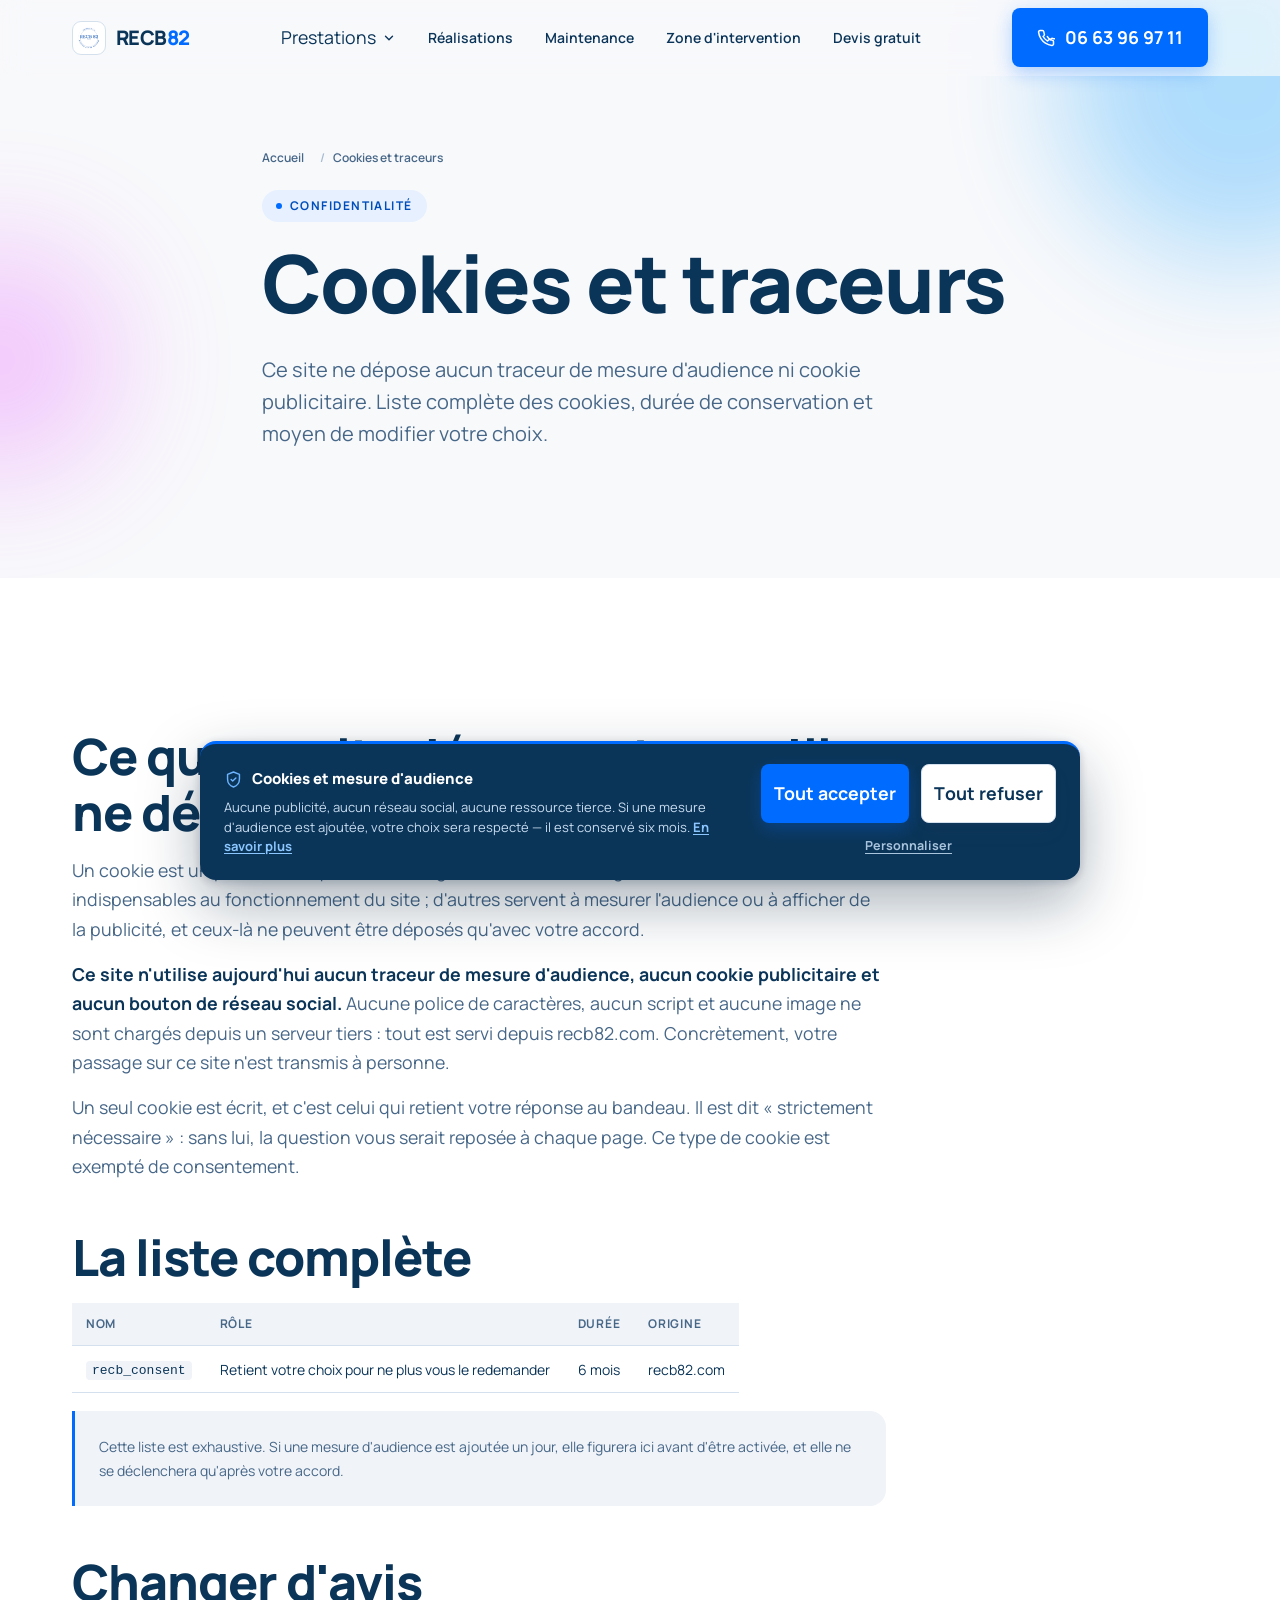
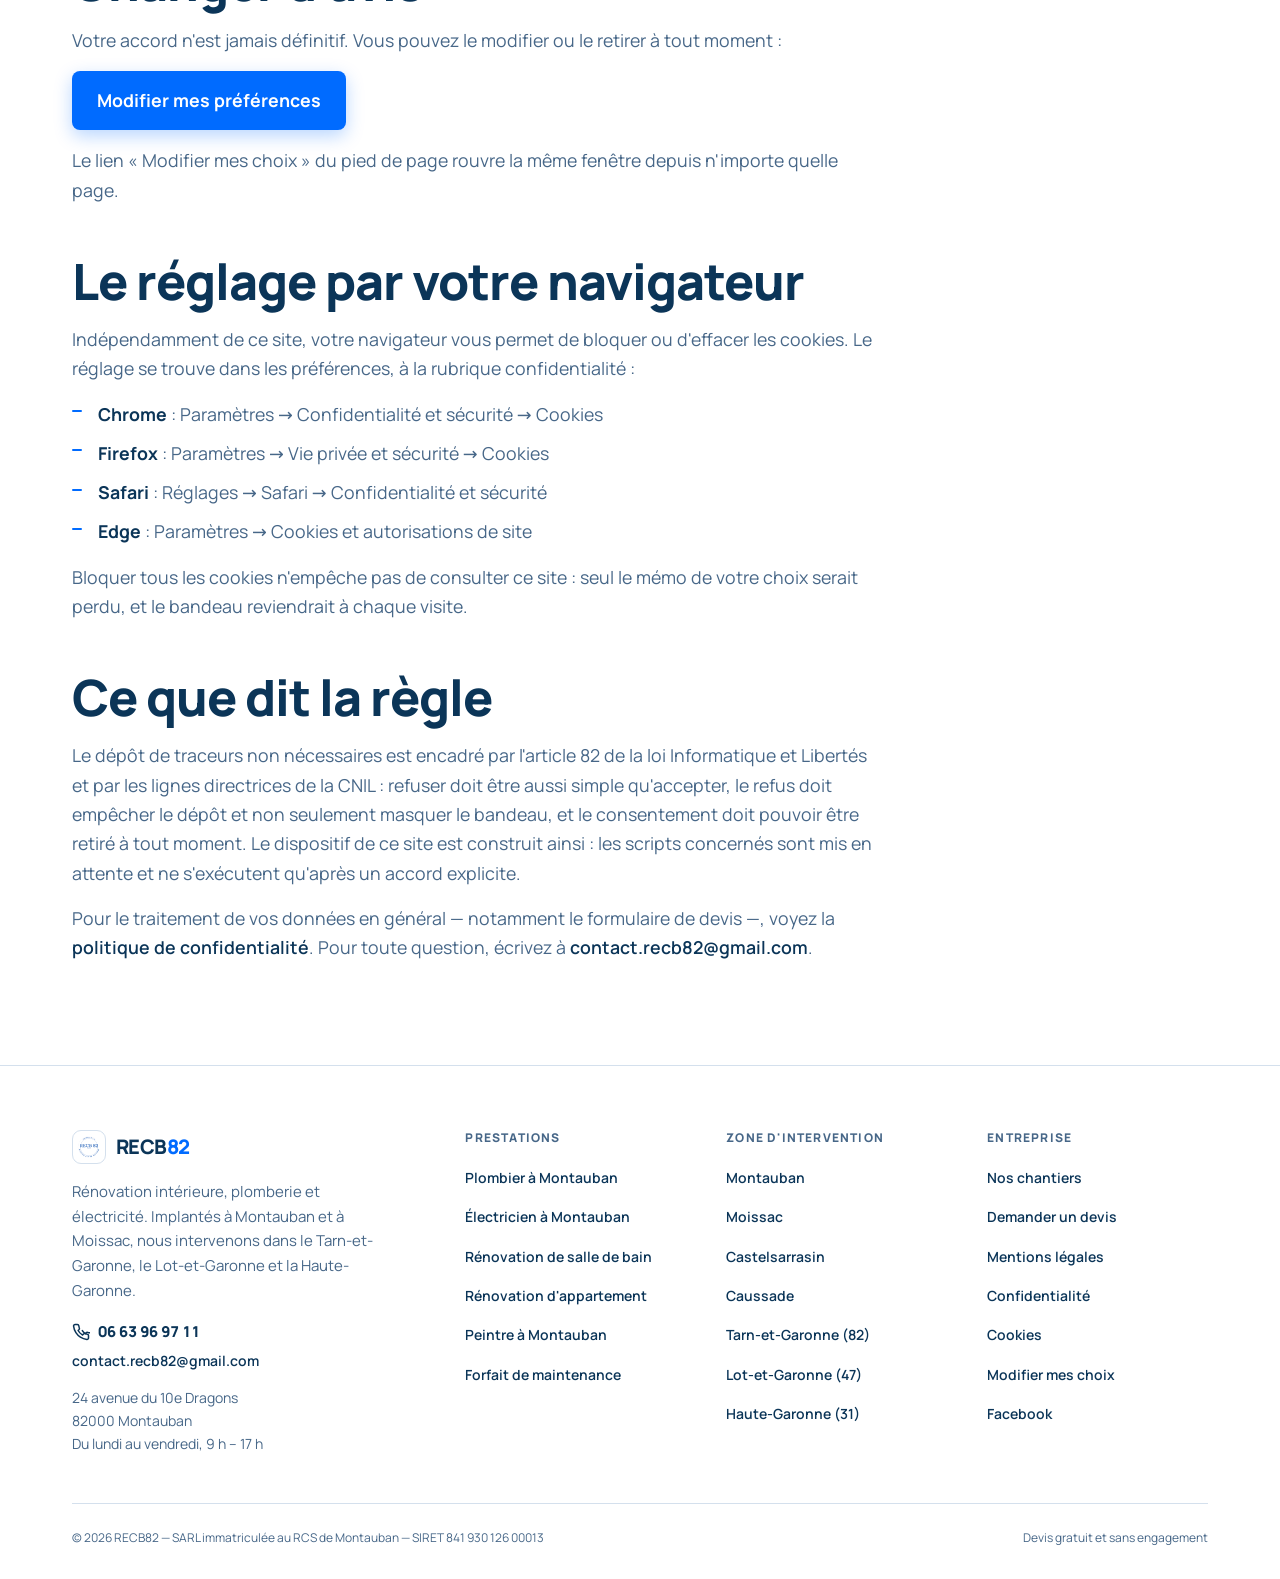
<file: cookies.html>
<!DOCTYPE html>
<html lang="fr">
<head>
  <meta charset="utf-8">
  <meta name="viewport" content="width=device-width, initial-scale=1">
  <title>Cookies et traceurs — RECB82</title>
  <meta name="description" content="Ce site ne dépose aucun traceur de mesure d'audience ni cookie publicitaire. Liste complète des cookies, durée de conservation et moyen de modifier votre choix.">
  <link rel="canonical" href="https://www.recb82.com/cookies">
  <meta property="og:type" content="website">
  <meta property="og:locale" content="fr_FR">
  <meta property="og:site_name" content="RECB82">
  <meta property="og:title" content="Cookies et traceurs — RECB82">
  <meta property="og:description" content="Ce site ne dépose aucun traceur de mesure d'audience ni cookie publicitaire. Liste complète des cookies, durée de conservation et moyen de modifier votre choix.">
  <meta property="og:url" content="https://www.recb82.com/cookies">
  <meta name="theme-color" content="#f8f9fb">
  <link rel="icon" href="/favicon.svg" type="image/svg+xml">
  <link rel="preload" href="/assets/fonts/manrope-latin.woff2" as="font" type="font/woff2" crossorigin>
  <!-- CSS critique en ligne : la page s'affiche sans attendre la feuille complète.
       Reproduit tel quel sur chaque page, voir README avant de le modifier. -->
  <style>:root{--ink:#0b3558;--blue:#006bff;--blue-dark:#0056cc;--slate:#476788;--mist:#a6bbd1;--cloud:#f8f9fb;--paper:#fff;--pebble:#f0f3f8;--hairline:#d4e0ed;--cobalt:#004eba;--magenta:#e55cff;--cyan:#0099ff;--font:'Manrope',ui-sans-serif,system-ui,-apple-system,'Segoe UI',Roboto,sans-serif;--t-caption:12px;--t-small:14px;--t-body:clamp(16px,.95rem + .2vw,18px);--t-lead:clamp(17px,1rem + .5vw,20px);--t-h1:clamp(30px,1.3rem + 4.6vw,68px);--t-display:clamp(34px,1.4rem + 5.4vw,80px);--s-1:8px;--s-2:16px;--s-3:24px;--s-4:32px;--s-5:40px;--r-btn:8px;--r-pill:9999px;--max:1200px;--gutter:clamp(16px,4vw,32px);--header-h:64px;--ease-out:cubic-bezier(.16,1,.3,1)}
@font-face{font-family:'Manrope';font-style:normal;font-weight:400 800;font-display:swap;src:url('/assets/fonts/manrope-latin.woff2') format('woff2');unicode-range:U+0000-00FF,U+0131,U+0152-0153,U+02BB-02BC,U+02C6,U+02DA,U+02DC,U+0304,U+0308,U+0329,U+2000-206F,U+20AC,U+2122,U+2191,U+2193,U+2212,U+2215,U+FEFF,U+FFFD}
@font-face{font-family:'Manrope';font-style:normal;font-weight:400 800;font-display:swap;src:url('/assets/fonts/manrope-latin-ext.woff2') format('woff2');unicode-range:U+0100-02BA,U+02BD-02C5,U+02C7-02CC,U+02CE-02D7,U+02DD-02FF,U+0304,U+0308,U+0329,U+1D00-1DBF,U+1E00-1E9F,U+1EF2-1EFF,U+2020,U+20A0-20AB,U+20AD-20C0,U+2113,U+2C60-2C7F,U+A720-A7FF}
*,*::before,*::after{box-sizing:border-box}*{margin:0}
html{-webkit-text-size-adjust:100%}
body{font-family:var(--font);font-size:var(--t-body);line-height:1.65;color:var(--ink);background:var(--cloud);-webkit-font-smoothing:antialiased;overflow-x:hidden;padding-bottom:calc(64px + env(safe-area-inset-bottom))}
img,svg{display:block;max-width:100%;height:auto}
a{color:inherit;text-decoration:none}ul{list-style:none;padding:0}
button{background:none;border:0;cursor:pointer;font:inherit;color:inherit}
h1{font-size:var(--t-h1);font-weight:800;line-height:1.12;letter-spacing:-.02em}
p{color:var(--slate)}
.wrap{width:100%;max-width:var(--max);margin-inline:auto;padding-inline:var(--gutter)}
.header{position:fixed;top:0;left:0;right:0;z-index:110;height:var(--header-h);display:flex;align-items:center;background:rgba(248,249,251,.72);backdrop-filter:blur(14px) saturate(160%);-webkit-backdrop-filter:blur(14px) saturate(160%);border-bottom:1px solid transparent}
.header__inner{display:flex;align-items:center;justify-content:space-between;gap:var(--s-2);width:100%}
.logo{display:inline-flex;align-items:center;gap:10px;font-weight:800;letter-spacing:-.03em;font-size:20px}
.logo__mark{width:34px;height:34px;border-radius:9px;flex:none;background:var(--ink);color:var(--paper);display:grid;place-items:center;font-size:13px;font-weight:800;letter-spacing:0}
.logo__82{color:var(--blue)}
.nav{display:none}.header__cta{display:none;align-items:center;gap:var(--s-1)}
.burger{width:44px;height:44px;display:grid;place-items:center;border-radius:var(--r-btn);border:1px solid var(--hairline);background:var(--paper)}
.burger__box{position:relative;width:20px;height:14px}
.burger__box span{position:absolute;left:0;height:2px;width:100%;border-radius:2px;background:var(--ink)}
.burger__box span:nth-child(1){top:0}.burger__box span:nth-child(2){top:6px;width:70%}.burger__box span:nth-child(3){top:12px}
.btn{position:relative;display:inline-flex;align-items:center;justify-content:center;gap:10px;padding:14px 24px;font-size:var(--t-body);font-weight:700;border-radius:var(--r-btn);border:1px solid transparent;white-space:nowrap;overflow:hidden;isolation:isolate}
.btn--primary{background:var(--blue);color:var(--paper);box-shadow:0 6px 18px rgba(0,107,255,.28)}
.btn--dark{background:var(--ink);color:var(--paper)}
.btn--ghost{background:var(--paper);color:var(--ink);border-color:var(--hairline)}
.btn--lg{padding:17px 30px;font-size:var(--t-lead)}
.btn-row{display:flex;flex-wrap:wrap;gap:var(--s-2)}
.lead{font-size:var(--t-lead);line-height:1.6;color:var(--slate)}
.hero{position:relative;isolation:isolate;padding-top:calc(var(--header-h) + clamp(24px,6vw,72px));padding-bottom:clamp(48px,8vw,96px);overflow:hidden}
.hero__grid{display:grid;gap:clamp(40px,6vw,64px);align-items:center}
.hero h1{margin-bottom:var(--s-3);font-size:var(--t-display)}
.hero .lead{margin-bottom:var(--s-4);max-width:54ch}
.hero__badges{display:flex;flex-wrap:wrap;gap:8px;margin-bottom:var(--s-3)}
.eyebrow{display:inline-flex;align-items:center;gap:8px;font-size:var(--t-caption);font-weight:700;letter-spacing:.12em;text-transform:uppercase;color:var(--cobalt);background:#e6f0ff;padding:6px 14px;border-radius:var(--r-pill)}
.blob{position:absolute;border-radius:50%;filter:blur(60px);opacity:.14;pointer-events:none;z-index:-1}.logo__mark{background:#fff;border:1px solid var(--hairline);padding:3px;overflow:hidden}.logo__mark img{width:100%;height:100%;object-fit:contain}.hero--photo{position:relative;display:grid;grid-template-rows:auto 1fr;padding-top:var(--header-h);padding-bottom:clamp(28px,5vw,64px);background:#061f37;overflow:hidden;isolation:isolate;color:#fff}.hero__ba{position:relative;aspect-ratio:4/3;--pos:0%}.hero__ba img{position:absolute;inset:0;width:100%;height:100%;object-fit:cover;object-position:50% 62%}.hero__after{position:absolute;inset:0;clip-path:inset(0 0 0 var(--pos))}.hero__scrim{display:none;position:absolute;inset:0;z-index:-1;pointer-events:none}.hero__content{position:relative;z-index:1;width:100%}.hero--photo h1{color:#fff;font-size:clamp(30px,1.4rem + 2.9vw,52px);margin-bottom:var(--s-3)}.hero__content{padding-block:clamp(26px,6vw,44px)}.hero--photo .lead{color:#d8e6f5;max-width:52ch;margin-bottom:var(--s-3)}.hero--photo .eyebrow{background:rgba(255,255,255,.14);color:#fff}.header--over:not(.is-stuck){background:linear-gradient(180deg,rgba(6,31,55,.55),transparent);backdrop-filter:none;-webkit-backdrop-filter:none}.header--over:not(.is-stuck) .nav__link,.header--over:not(.is-stuck) .logo{color:#fff}.header--over:not(.is-stuck) .burger{background:rgba(255,255,255,.14);border-color:rgba(255,255,255,.3)}.header--over:not(.is-stuck) .burger__box span{background:#fff}.js [data-reveal]{opacity:0;transform:translate3d(0,28px,0);filter:blur(6px);transition:opacity .8s var(--ease-out),transform .8s var(--ease-out),filter .8s var(--ease-out);transition-delay:var(--d,0ms)}
.js [data-reveal="left"]{transform:translate3d(-36px,0,0)}
.js [data-reveal="right"]{transform:translate3d(36px,0,0)}
.js [data-reveal="scale"]{transform:scale(.94)}
.js [data-reveal].is-in{opacity:1;transform:none;filter:none}
.js .callbar{transform:translateY(110%)}
@media(min-width:860px){.blob{opacity:.3}.hero__grid{grid-template-columns:1.05fr .95fr}.hero--photo{display:flex;align-items:center;min-height:min(90svh,800px);padding-top:calc(var(--header-h) + 24px)}.hero__ba{position:absolute;inset:0;z-index:-2;aspect-ratio:auto}.hero__content>div{max-width:620px}.hero__scrim{display:block;background:linear-gradient(95deg,rgba(6,31,55,.96) 0%,rgba(6,31,55,.9) 32%,rgba(6,31,55,.52) 52%,rgba(6,31,55,.1) 72%,rgba(6,31,55,.32) 100%),linear-gradient(180deg,rgba(6,31,55,.5) 0%,transparent 32%,rgba(6,31,55,.45) 100%)}}
@media(min-width:1000px){:root{--header-h:76px}body{padding-bottom:0}.nav{display:block}.header__cta{display:flex}.burger{display:none}}
@media(prefers-reduced-motion:reduce){.js [data-reveal]{opacity:1!important;transform:none!important;filter:none!important}.js .callbar{transform:none}}</style>
  <link rel="preload" href="/assets/css/styles.css" as="style" onload="this.rel='stylesheet';this.onload=null">
  <noscript><link rel="stylesheet" href="/assets/css/styles.css"></noscript>
  <script>document.documentElement.className+=' js'</script>
  <noscript><style>.burger{display:none}</style></noscript>
  <script type="application/ld+json">
{"@context":"https://schema.org","@type":"BreadcrumbList","itemListElement":[{"@type":"ListItem","position":1,"name":"Accueil","item":"https://www.recb82.com/"},{"@type":"ListItem","position":2,"name":"Cookies et traceurs","item":"https://www.recb82.com/cookies"}]}
  </script>
</head>
<body>
<a class="skip-link" href="#main">Aller au contenu</a>
<div class="progress" aria-hidden="true"></div>
<header class="header">
  <div class="wrap header__inner">
    <a class="logo" href="/" aria-label="RECB82, accueil">
      <span class="logo__mark"><img src="/assets/img/logo-recb82-192.png" alt="" width="192" height="192" decoding="async"></span>
      <span>RECB<span class="logo__82">82</span></span>
    </a>
    <nav class="nav" aria-label="Navigation principale">
      <ul class="nav__list">
        <li class="nav__item nav__item--mega">
          <button class="nav__link nav__link--mega" type="button" aria-expanded="false" aria-controls="mega-prestations">Prestations <svg class="nav__chevron" width="14" height="14" viewBox="0 0 24 24" fill="none" stroke="currentColor" stroke-width="2.4" stroke-linecap="round" stroke-linejoin="round" aria-hidden="true"><path d="m6 9 6 6 6-6"/></svg></button>
      <div class="mega" id="mega-prestations">
        <div class="mega__inner">
        <div class="mega__col">
          <p class="mega__titre">Nos métiers</p>
          <ul class="mega__liste">
            <li style="--i:0">
              <a class="mega__link" href="/plombier-montauban">
                <span class="mega__icon" aria-hidden="true"><svg width="26" height="26" viewBox="0 0 24 24" fill="none" stroke="currentColor" stroke-width="1.8" stroke-linecap="round" stroke-linejoin="round" aria-hidden="true"><path d="M12 2.5S5.5 9.3 5.5 14a6.5 6.5 0 0 0 13 0c0-4.7-6.5-11.5-6.5-11.5Z"/><path d="M9.5 14.5a2.5 2.5 0 0 0 2.5 2.5"/></svg></span>
                <span class="mega__texte">
                  <span class="mega__nom">Plomberie</span>
                  <span class="mega__phrase">Fuites, chauffe-eau, réseaux et pièces humides</span>
                </span>
              </a>
            </li>
            <li style="--i:1">
              <a class="mega__link" href="/electricien-montauban">
                <span class="mega__icon" aria-hidden="true"><svg width="26" height="26" viewBox="0 0 24 24" fill="none" stroke="currentColor" stroke-width="1.8" stroke-linecap="round" stroke-linejoin="round" aria-hidden="true"><path d="M13.5 2 4 13.5h6.5L10 22l9.5-11.5H13l.5-8.5Z"/></svg></span>
                <span class="mega__texte">
                  <span class="mega__nom">Électricité</span>
                  <span class="mega__phrase">Tableaux, mise aux normes, points lumineux</span>
                </span>
              </a>
            </li>
            <li style="--i:2">
              <a class="mega__link" href="/peintre-montauban">
                <span class="mega__icon" aria-hidden="true"><svg width="26" height="26" viewBox="0 0 24 24" fill="none" stroke="currentColor" stroke-width="1.8" stroke-linecap="round" stroke-linejoin="round" aria-hidden="true"><rect x="3" y="3" width="13" height="6" rx="1.5"/><path d="M16 6h3.5A1.5 1.5 0 0 1 21 7.5V11a1.5 1.5 0 0 1-1.5 1.5H12"/><rect x="9.5" y="12.5" width="5" height="9" rx="1.5"/></svg></span>
                <span class="mega__texte">
                  <span class="mega__nom">Peinture et finitions</span>
                  <span class="mega__phrase">Murs, plafonds, enduits décoratifs</span>
                </span>
              </a>
            </li>
            <li style="--i:3">
              <a class="mega__link" href="/renovation-salle-de-bain-montauban">
                <span class="mega__icon" aria-hidden="true"><svg width="26" height="26" viewBox="0 0 24 24" fill="none" stroke="currentColor" stroke-width="1.8" stroke-linecap="round" stroke-linejoin="round" aria-hidden="true"><path d="M12 2.5 4.5 5.5v6c0 4.6 3.1 8.6 7.5 10 4.4-1.4 7.5-5.4 7.5-10v-6L12 2.5Z"/><path d="m9 12 2 2 4-4"/></svg></span>
                <span class="mega__texte">
                  <span class="mega__nom">Salle de bain</span>
                  <span class="mega__phrase">La pièce reprise entièrement, plomberie comprise</span>
                </span>
              </a>
            </li>
          </ul>
        </div>
        <div class="mega__col">
          <p class="mega__titre">Types de chantier</p>
          <ul class="mega__liste">
            <li style="--i:4">
              <a class="mega__link" href="/renovation-appartement-montauban">
                <span class="mega__icon" aria-hidden="true"><svg width="14" height="14" viewBox="0 0 24 24" fill="none" stroke="currentColor" stroke-width="2" stroke-linecap="round" stroke-linejoin="round" aria-hidden="true"><path d="M14.5 6.5a4 4 0 0 0 5 5l-9 9a2.8 2.8 0 0 1-4-4l9-9a4 4 0 0 0-1 1Z"/></svg></span>
                <span class="mega__texte">
                  <span class="mega__nom">Rénovation d'appartement</span>
                  <span class="mega__phrase">Remise en location, sols, cloisons et peinture</span>
                </span>
              </a>
            </li>
            <li style="--i:5">
              <a class="mega__link" href="/renovation-interieure-moissac">
                <span class="mega__icon" aria-hidden="true"><svg width="26" height="26" viewBox="0 0 24 24" fill="none" stroke="currentColor" stroke-width="1.8" stroke-linecap="round" stroke-linejoin="round" aria-hidden="true"><path d="M12 21.5s7-6.4 7-11.5a7 7 0 1 0-14 0c0 5.1 7 11.5 7 11.5Z"/><circle cx="12" cy="10" r="2.6"/></svg></span>
                <span class="mega__texte">
                  <span class="mega__nom">Rénovation à Moissac</span>
                  <span class="mega__phrase">Aménagement, cloisons et finitions</span>
                </span>
              </a>
            </li>
            <li style="--i:6">
              <a class="mega__link" href="/realisations">
                <span class="mega__icon" aria-hidden="true"><svg width="26" height="26" viewBox="0 0 24 24" fill="none" stroke="currentColor" stroke-width="1.8" stroke-linecap="round" stroke-linejoin="round" aria-hidden="true"><rect x="3" y="4.5" width="18" height="15" rx="2.5"/><circle cx="8.5" cy="9.5" r="1.6"/><path d="m3.5 17 4.8-4.4a2 2 0 0 1 2.7 0l3 2.8m0 0 1.8-1.6a2 2 0 0 1 2.7 0l2 1.8"/></svg></span>
                <span class="mega__texte">
                  <span class="mega__nom">Nos réalisations</span>
                  <span class="mega__phrase">Les chantiers en détail, avant et après</span>
                </span>
              </a>
            </li>
            <li style="--i:7">
              <a class="mega__link" href="/#forfait">
                <span class="mega__icon" aria-hidden="true"><svg width="14" height="14" viewBox="0 0 24 24" fill="none" stroke="currentColor" stroke-width="2" stroke-linecap="round" stroke-linejoin="round" aria-hidden="true"><circle cx="12" cy="12" r="9"/><path d="M12 7v5l3.5 2"/></svg></span>
                <span class="mega__texte">
                  <span class="mega__nom">Forfait maintenance</span>
                  <span class="mega__phrase">Un artisan disponible à l'année</span>
                </span>
              </a>
            </li>
          </ul>
        </div>
        <div class="mega__col mega__col--encart">
          <p class="mega__titre">Où nous intervenons</p>
          <p class="mega__encart-texte">Montauban, Moissac, Castelsarrasin, Caussade et tout le Tarn-et-Garonne. Déplacement et devis gratuits.</p>
          <a class="btn btn--primary btn--block" href="/devis">Devis gratuit <svg width="18" height="18" viewBox="0 0 24 24" fill="none" stroke="currentColor" stroke-width="2" stroke-linecap="round" stroke-linejoin="round" aria-hidden="true"><path d="M5 12h14M13 6l6 6-6 6"/></svg></a>
          <a class="mega__tel" href="tel:+33663969711"><svg width="18" height="18" viewBox="0 0 24 24" fill="none" stroke="currentColor" stroke-width="2" stroke-linecap="round" stroke-linejoin="round" aria-hidden="true"><path d="M13.8 10.2a10.6 10.6 0 0 0 4 4l1.4-1.4a1.5 1.5 0 0 1 1.6-.3c1 .4 2.2.6 3.2.6v0"/><path d="M22 16.9v3a2 2 0 0 1-2.2 2 19.8 19.8 0 0 1-8.6-3.1 19.5 19.5 0 0 1-6-6A19.8 19.8 0 0 1 2.1 4.2 2 2 0 0 1 4.1 2h3a2 2 0 0 1 2 1.7c.1 1 .4 2 .7 2.9a2 2 0 0 1-.4 2.1L8.1 10a16 16 0 0 0 6 6l1.3-1.3a2 2 0 0 1 2.1-.5c1 .4 1.9.6 2.9.8a2 2 0 0 1 1.7 2Z"/></svg> 06 63 96 97 11</a>
          <p class="mega__horaires">Du lundi au vendredi, 9 h – 17 h</p>
        </div>
        </div>
      </div>
        </li>
        <li class="nav__item"><a class="nav__link" href="/realisations">Réalisations</a></li>
        <li class="nav__item"><a class="nav__link" href="/#forfait">Maintenance</a></li>
        <li class="nav__item"><a class="nav__link" href="/#zones">Zone d'intervention</a></li>
        <li class="nav__item"><a class="nav__link" href="/devis">Devis gratuit</a></li>
      </ul>
    </nav>
    <div class="header__cta">
      <a class="btn btn--primary" href="tel:+33663969711" data-magnetic="6"><svg width="18" height="18" viewBox="0 0 24 24" fill="none" stroke="currentColor" stroke-width="2" stroke-linecap="round" stroke-linejoin="round" aria-hidden="true"><path d="M13.8 10.2a10.6 10.6 0 0 0 4 4l1.4-1.4a1.5 1.5 0 0 1 1.6-.3c1 .4 2.2.6 3.2.6v0"/><path d="M22 16.9v3a2 2 0 0 1-2.2 2 19.8 19.8 0 0 1-8.6-3.1 19.5 19.5 0 0 1-6-6A19.8 19.8 0 0 1 2.1 4.2 2 2 0 0 1 4.1 2h3a2 2 0 0 1 2 1.7c.1 1 .4 2 .7 2.9a2 2 0 0 1-.4 2.1L8.1 10a16 16 0 0 0 6 6l1.3-1.3a2 2 0 0 1 2.1-.5c1 .4 1.9.6 2.9.8a2 2 0 0 1 1.7 2Z"/></svg> 06 63 96 97 11</a>
    </div>
    <button class="burger" type="button" aria-expanded="false" aria-controls="menu" aria-label="Ouvrir le menu">
      <span class="burger__box" aria-hidden="true"><span></span><span></span><span></span></span>
    </button>
  </div>
</header>

<div class="drawer" id="menu">
  <nav class="drawer__list" aria-label="Menu mobile">
      <p class="drawer__titre">Nos métiers</p>
      <a class="drawer__link" href="/plombier-montauban"><span class="drawer__icon" aria-hidden="true"><svg width="26" height="26" viewBox="0 0 24 24" fill="none" stroke="currentColor" stroke-width="1.8" stroke-linecap="round" stroke-linejoin="round" aria-hidden="true"><path d="M12 2.5S5.5 9.3 5.5 14a6.5 6.5 0 0 0 13 0c0-4.7-6.5-11.5-6.5-11.5Z"/><path d="M9.5 14.5a2.5 2.5 0 0 0 2.5 2.5"/></svg></span><span class="drawer__texte"><span class="drawer__nom">Plomberie</span><span class="drawer__phrase">Fuites, chauffe-eau, réseaux et pièces humides</span></span><svg width="22" height="22" viewBox="0 0 24 24" fill="none" stroke="currentColor" stroke-width="2" stroke-linecap="round" stroke-linejoin="round" aria-hidden="true"><path d="M5 12h14M13 6l6 6-6 6"/></svg></a>
      <a class="drawer__link" href="/electricien-montauban"><span class="drawer__icon" aria-hidden="true"><svg width="26" height="26" viewBox="0 0 24 24" fill="none" stroke="currentColor" stroke-width="1.8" stroke-linecap="round" stroke-linejoin="round" aria-hidden="true"><path d="M13.5 2 4 13.5h6.5L10 22l9.5-11.5H13l.5-8.5Z"/></svg></span><span class="drawer__texte"><span class="drawer__nom">Électricité</span><span class="drawer__phrase">Tableaux, mise aux normes, points lumineux</span></span><svg width="22" height="22" viewBox="0 0 24 24" fill="none" stroke="currentColor" stroke-width="2" stroke-linecap="round" stroke-linejoin="round" aria-hidden="true"><path d="M5 12h14M13 6l6 6-6 6"/></svg></a>
      <a class="drawer__link" href="/peintre-montauban"><span class="drawer__icon" aria-hidden="true"><svg width="26" height="26" viewBox="0 0 24 24" fill="none" stroke="currentColor" stroke-width="1.8" stroke-linecap="round" stroke-linejoin="round" aria-hidden="true"><rect x="3" y="3" width="13" height="6" rx="1.5"/><path d="M16 6h3.5A1.5 1.5 0 0 1 21 7.5V11a1.5 1.5 0 0 1-1.5 1.5H12"/><rect x="9.5" y="12.5" width="5" height="9" rx="1.5"/></svg></span><span class="drawer__texte"><span class="drawer__nom">Peinture et finitions</span><span class="drawer__phrase">Murs, plafonds, enduits décoratifs</span></span><svg width="22" height="22" viewBox="0 0 24 24" fill="none" stroke="currentColor" stroke-width="2" stroke-linecap="round" stroke-linejoin="round" aria-hidden="true"><path d="M5 12h14M13 6l6 6-6 6"/></svg></a>
      <a class="drawer__link" href="/renovation-salle-de-bain-montauban"><span class="drawer__icon" aria-hidden="true"><svg width="26" height="26" viewBox="0 0 24 24" fill="none" stroke="currentColor" stroke-width="1.8" stroke-linecap="round" stroke-linejoin="round" aria-hidden="true"><path d="M12 2.5 4.5 5.5v6c0 4.6 3.1 8.6 7.5 10 4.4-1.4 7.5-5.4 7.5-10v-6L12 2.5Z"/><path d="m9 12 2 2 4-4"/></svg></span><span class="drawer__texte"><span class="drawer__nom">Salle de bain</span><span class="drawer__phrase">La pièce reprise entièrement, plomberie comprise</span></span><svg width="22" height="22" viewBox="0 0 24 24" fill="none" stroke="currentColor" stroke-width="2" stroke-linecap="round" stroke-linejoin="round" aria-hidden="true"><path d="M5 12h14M13 6l6 6-6 6"/></svg></a>
      <p class="drawer__titre">Types de chantier</p>
      <a class="drawer__link" href="/renovation-appartement-montauban"><span class="drawer__icon" aria-hidden="true"><svg width="14" height="14" viewBox="0 0 24 24" fill="none" stroke="currentColor" stroke-width="2" stroke-linecap="round" stroke-linejoin="round" aria-hidden="true"><path d="M14.5 6.5a4 4 0 0 0 5 5l-9 9a2.8 2.8 0 0 1-4-4l9-9a4 4 0 0 0-1 1Z"/></svg></span><span class="drawer__texte"><span class="drawer__nom">Rénovation d'appartement</span><span class="drawer__phrase">Remise en location, sols, cloisons et peinture</span></span><svg width="22" height="22" viewBox="0 0 24 24" fill="none" stroke="currentColor" stroke-width="2" stroke-linecap="round" stroke-linejoin="round" aria-hidden="true"><path d="M5 12h14M13 6l6 6-6 6"/></svg></a>
      <a class="drawer__link" href="/renovation-interieure-moissac"><span class="drawer__icon" aria-hidden="true"><svg width="26" height="26" viewBox="0 0 24 24" fill="none" stroke="currentColor" stroke-width="1.8" stroke-linecap="round" stroke-linejoin="round" aria-hidden="true"><path d="M12 21.5s7-6.4 7-11.5a7 7 0 1 0-14 0c0 5.1 7 11.5 7 11.5Z"/><circle cx="12" cy="10" r="2.6"/></svg></span><span class="drawer__texte"><span class="drawer__nom">Rénovation à Moissac</span><span class="drawer__phrase">Aménagement, cloisons et finitions</span></span><svg width="22" height="22" viewBox="0 0 24 24" fill="none" stroke="currentColor" stroke-width="2" stroke-linecap="round" stroke-linejoin="round" aria-hidden="true"><path d="M5 12h14M13 6l6 6-6 6"/></svg></a>
      <a class="drawer__link" href="/realisations"><span class="drawer__icon" aria-hidden="true"><svg width="26" height="26" viewBox="0 0 24 24" fill="none" stroke="currentColor" stroke-width="1.8" stroke-linecap="round" stroke-linejoin="round" aria-hidden="true"><rect x="3" y="4.5" width="18" height="15" rx="2.5"/><circle cx="8.5" cy="9.5" r="1.6"/><path d="m3.5 17 4.8-4.4a2 2 0 0 1 2.7 0l3 2.8m0 0 1.8-1.6a2 2 0 0 1 2.7 0l2 1.8"/></svg></span><span class="drawer__texte"><span class="drawer__nom">Nos réalisations</span><span class="drawer__phrase">Les chantiers en détail, avant et après</span></span><svg width="22" height="22" viewBox="0 0 24 24" fill="none" stroke="currentColor" stroke-width="2" stroke-linecap="round" stroke-linejoin="round" aria-hidden="true"><path d="M5 12h14M13 6l6 6-6 6"/></svg></a>
      <a class="drawer__link" href="/#forfait"><span class="drawer__icon" aria-hidden="true"><svg width="14" height="14" viewBox="0 0 24 24" fill="none" stroke="currentColor" stroke-width="2" stroke-linecap="round" stroke-linejoin="round" aria-hidden="true"><circle cx="12" cy="12" r="9"/><path d="M12 7v5l3.5 2"/></svg></span><span class="drawer__texte"><span class="drawer__nom">Forfait maintenance</span><span class="drawer__phrase">Un artisan disponible à l'année</span></span><svg width="22" height="22" viewBox="0 0 24 24" fill="none" stroke="currentColor" stroke-width="2" stroke-linecap="round" stroke-linejoin="round" aria-hidden="true"><path d="M5 12h14M13 6l6 6-6 6"/></svg></a>
      <p class="drawer__titre">Le reste</p>
      <a class="drawer__link drawer__link--simple" href="/realisations">Réalisations <svg width="22" height="22" viewBox="0 0 24 24" fill="none" stroke="currentColor" stroke-width="2" stroke-linecap="round" stroke-linejoin="round" aria-hidden="true"><path d="M5 12h14M13 6l6 6-6 6"/></svg></a>
      <a class="drawer__link drawer__link--simple" href="/#forfait">Maintenance <svg width="22" height="22" viewBox="0 0 24 24" fill="none" stroke="currentColor" stroke-width="2" stroke-linecap="round" stroke-linejoin="round" aria-hidden="true"><path d="M5 12h14M13 6l6 6-6 6"/></svg></a>
      <a class="drawer__link drawer__link--simple" href="/#zones">Zone d'intervention <svg width="22" height="22" viewBox="0 0 24 24" fill="none" stroke="currentColor" stroke-width="2" stroke-linecap="round" stroke-linejoin="round" aria-hidden="true"><path d="M5 12h14M13 6l6 6-6 6"/></svg></a>
      <a class="drawer__link drawer__link--simple" href="/devis">Devis gratuit <svg width="22" height="22" viewBox="0 0 24 24" fill="none" stroke="currentColor" stroke-width="2" stroke-linecap="round" stroke-linejoin="round" aria-hidden="true"><path d="M5 12h14M13 6l6 6-6 6"/></svg></a>
  </nav>
  <div class="drawer__foot stack">
    <a class="btn btn--primary btn--lg btn--block" href="tel:+33663969711"><svg width="18" height="18" viewBox="0 0 24 24" fill="none" stroke="currentColor" stroke-width="2" stroke-linecap="round" stroke-linejoin="round" aria-hidden="true"><path d="M13.8 10.2a10.6 10.6 0 0 0 4 4l1.4-1.4a1.5 1.5 0 0 1 1.6-.3c1 .4 2.2.6 3.2.6v0"/><path d="M22 16.9v3a2 2 0 0 1-2.2 2 19.8 19.8 0 0 1-8.6-3.1 19.5 19.5 0 0 1-6-6A19.8 19.8 0 0 1 2.1 4.2 2 2 0 0 1 4.1 2h3a2 2 0 0 1 2 1.7c.1 1 .4 2 .7 2.9a2 2 0 0 1-.4 2.1L8.1 10a16 16 0 0 0 6 6l1.3-1.3a2 2 0 0 1 2.1-.5c1 .4 1.9.6 2.9.8a2 2 0 0 1 1.7 2Z"/></svg> 06 63 96 97 11</a>
    <a class="btn btn--ghost btn--block" href="/devis">Demander un devis gratuit</a>
    <p style="font-size:14px">Du lundi au vendredi, 9 h – 17 h.<br>24 avenue du 10e Dragons, 82000 Montauban.</p>
  </div>
</div>

<div class="callbar">
  <a class="btn btn--primary" href="tel:+33663969711"><svg width="18" height="18" viewBox="0 0 24 24" fill="none" stroke="currentColor" stroke-width="2" stroke-linecap="round" stroke-linejoin="round" aria-hidden="true"><path d="M13.8 10.2a10.6 10.6 0 0 0 4 4l1.4-1.4a1.5 1.5 0 0 1 1.6-.3c1 .4 2.2.6 3.2.6v0"/><path d="M22 16.9v3a2 2 0 0 1-2.2 2 19.8 19.8 0 0 1-8.6-3.1 19.5 19.5 0 0 1-6-6A19.8 19.8 0 0 1 2.1 4.2 2 2 0 0 1 4.1 2h3a2 2 0 0 1 2 1.7c.1 1 .4 2 .7 2.9a2 2 0 0 1-.4 2.1L8.1 10a16 16 0 0 0 6 6l1.3-1.3a2 2 0 0 1 2.1-.5c1 .4 1.9.6 2.9.8a2 2 0 0 1 1.7 2Z"/></svg> Appeler</a>
  <a class="btn btn--ghost" href="/devis">Devis gratuit</a>
</div>
<main id="main">
  <section class="hero">
    <div class="blob blob--cyan blob--float" style="width:360px;height:360px;top:-100px;right:-140px" data-speed="0.06"></div>
    <div class="blob blob--magenta blob--float" style="width:240px;height:240px;top:240px;left:-120px;animation-delay:-4s" data-speed="0.09"></div>
    <div class="wrap" style="max-width:820px">
      <div>
        <div style="margin-bottom:20px"><nav aria-label="Fil d'Ariane"><ol class="crumbs">
      <li><a href="/">Accueil</a></li>
      <li><span aria-current="page">Cookies et traceurs</span></li>
    </ol></nav></div>
        <span class="eyebrow">Confidentialité</span>
        <h1 style="margin:16px 0 20px" data-split>Cookies et traceurs</h1>
        <p class="lead" data-reveal style="--d:200ms">Ce site ne dépose aucun traceur de mesure d'audience ni cookie publicitaire. Liste complète des cookies, durée de conservation et moyen de modifier votre choix.</p>
      </div>
    </div>
  </section>
  <section class="section section--paper">
    <div class="wrap">
      <div class="prose measure" style="max-width:74ch" data-reveal>
        <h2>Ce que ce site dépose, et ce qu'il ne dépose pas</h2>
        <p>Un cookie est un petit fichier qu'un site enregistre dans votre navigateur. Certains sont
        indispensables au fonctionnement du site ; d'autres servent à mesurer l'audience ou à afficher de la
        publicité, et ceux-là ne peuvent être déposés qu'avec votre accord.</p>
        <p><strong>Ce site n'utilise aujourd'hui aucun traceur de mesure d'audience, aucun cookie publicitaire
        et aucun bouton de réseau social.</strong> Aucune police de caractères, aucun script et aucune image ne
        sont chargés depuis un serveur tiers&nbsp;: tout est servi depuis recb82.com. Concrètement, votre
        passage sur ce site n'est transmis à personne.</p>
        <p>Un seul cookie est écrit, et c'est celui qui retient votre réponse au bandeau. Il est dit
        «&nbsp;strictement nécessaire&nbsp;»&nbsp;: sans lui, la question vous serait reposée à chaque page.
        Ce type de cookie est exempté de consentement.</p>

        <h2>La liste complète</h2>
        <table class="table-cookies">
          <thead>
            <tr><th>Nom</th><th>Rôle</th><th>Durée</th><th>Origine</th></tr>
          </thead>
          <tbody>
            <tr>
              <td><code>recb_consent</code></td>
              <td>Retient votre choix pour ne plus vous le redemander</td>
              <td>6 mois</td>
              <td>recb82.com</td>
            </tr>
          </tbody>
        </table>
        <p class="note">Cette liste est exhaustive. Si une mesure d'audience est ajoutée un jour, elle figurera
        ici avant d'être activée, et elle ne se déclenchera qu'après votre accord.</p>

        <h2>Changer d'avis</h2>
        <p>Votre accord n'est jamais définitif. Vous pouvez le modifier ou le retirer à tout moment&nbsp;:</p>
        <p><button class="btn btn--primary" type="button" data-consent-rouvrir>Modifier mes préférences</button></p>
        <p>Le lien «&nbsp;Modifier mes choix&nbsp;» du pied de page rouvre la même fenêtre depuis n'importe
        quelle page.</p>

        <h2>Le réglage par votre navigateur</h2>
        <p>Indépendamment de ce site, votre navigateur vous permet de bloquer ou d'effacer les cookies. Le
        réglage se trouve dans les préférences, à la rubrique confidentialité&nbsp;:</p>
        <ul>
          <li><strong>Chrome</strong>&nbsp;: Paramètres → Confidentialité et sécurité → Cookies</li>
          <li><strong>Firefox</strong>&nbsp;: Paramètres → Vie privée et sécurité → Cookies</li>
          <li><strong>Safari</strong>&nbsp;: Réglages → Safari → Confidentialité et sécurité</li>
          <li><strong>Edge</strong>&nbsp;: Paramètres → Cookies et autorisations de site</li>
        </ul>
        <p>Bloquer tous les cookies n'empêche pas de consulter ce site&nbsp;: seul le mémo de votre choix serait
        perdu, et le bandeau reviendrait à chaque visite.</p>

        <h2>Ce que dit la règle</h2>
        <p>Le dépôt de traceurs non nécessaires est encadré par l'article 82 de la loi Informatique et Libertés
        et par les lignes directrices de la CNIL&nbsp;: refuser doit être aussi simple qu'accepter, le refus doit
        empêcher le dépôt et non seulement masquer le bandeau, et le consentement doit pouvoir être retiré à tout
        moment. Le dispositif de ce site est construit ainsi&nbsp;: les scripts concernés sont mis en attente et
        ne s'exécutent qu'après un accord explicite.</p>
        <p>Pour le traitement de vos données en général — notamment le formulaire de devis —, voyez la
        <a class="link" href="/politique-confidentialite">politique de confidentialité</a>. Pour toute question,
        écrivez à <a class="link" href="mailto:contact.recb82@gmail.com">contact.recb82@gmail.com</a>.</p>      </div>
    </div>
  </section>
</main>
<div class="consent" id="consent" role="region" aria-labelledby="consent-titre" hidden>
  <div class="consent__inner">
    <div class="consent__texte">
      <p class="consent__titre" id="consent-titre"><svg width="26" height="26" viewBox="0 0 24 24" fill="none" stroke="currentColor" stroke-width="1.8" stroke-linecap="round" stroke-linejoin="round" aria-hidden="true"><path d="M12 2.5 4.5 5.5v6c0 4.6 3.1 8.6 7.5 10 4.4-1.4 7.5-5.4 7.5-10v-6L12 2.5Z"/><path d="m9 12 2 2 4-4"/></svg> Cookies et mesure d'audience</p>
      <p class="consent__phrase">Aucune publicité, aucun réseau social, aucune ressource tierce. Si une mesure d'audience est ajoutée, votre choix sera respecté&nbsp;— il est conservé six mois. <a class="consent__lien" href="/cookies">En savoir plus</a></p>
    </div>
    <div class="consent__actions">
      <button class="btn btn--primary" type="button" data-consent-accepter>Tout accepter</button>
      <button class="btn btn--ghost" type="button" data-consent-refuser>Tout refuser</button>
      <button class="consent__regler" type="button" data-consent-reglages>Personnaliser</button>
    </div>
  </div>
</div>

<dialog class="consent-modal" id="consent-reglages" aria-labelledby="consent-modal-titre">
  <form method="dialog">
    <h2 class="consent-modal__titre" id="consent-modal-titre">Vos préférences</h2>
    <p class="consent-modal__intro">Un seul cookie est déposé aujourd'hui&nbsp;: celui qui retient votre réponse. Les autres catégories sont préréglées pour le jour où elles serviront.</p>

    <div class="consent-cat">
      <div>
        <p class="consent-cat__nom">Strictement nécessaires</p>
        <p class="consent-cat__desc">Le cookie <code>recb_consent</code>, qui mémorise votre choix pour ne plus vous le redemander. Sans lui, la question reviendrait à chaque page.</p>
      </div>
      <span class="consent-cat__fige">Toujours actif</span>
    </div>

    <div class="consent-cat">
      <div>
        <p class="consent-cat__nom">Mesure d'audience</p>
        <p class="consent-cat__desc">Compter les visites et les pages consultées, pour savoir ce qui intéresse. <strong>Aucun outil de ce type n'est installé à ce jour</strong>&nbsp;: votre réponse sera appliquée s'il en est ajouté un.</p>
      </div>
      <label class="switch">
        <input type="checkbox" name="mesure">
        <span class="switch__piste" aria-hidden="true"></span>
        <span class="visually-hidden">Autoriser la mesure d'audience</span>
      </label>
    </div>

    <div class="consent-modal__pied">
      <button class="btn btn--ghost" type="submit" value="refuser">Tout refuser</button>
      <button class="btn btn--ghost" type="submit" value="accepter">Tout accepter</button>
      <button class="btn btn--primary" type="submit" value="enregistrer">Enregistrer mes choix</button>
    </div>
  </form>
</dialog>
<footer class="footer">
  <div class="wrap">
    <div class="footer__grid">
      <div>
        <a class="logo" href="/" style="margin-bottom:16px">
          <span class="logo__mark"><img src="/assets/img/logo-recb82-192.png" alt="" width="192" height="192" loading="lazy" decoding="async"></span>
          <span>RECB<span class="logo__82">82</span></span>
        </a>
        <p style="max-width:34ch;font-size:15px">Rénovation intérieure, plomberie et électricité. Implantés à Montauban et à Moissac, nous intervenons dans le Tarn-et-Garonne, le Lot-et-Garonne et la Haute-Garonne.</p>
        <p style="margin-top:16px;font-size:15px">
          <a class="tel-inline" href="tel:+33663969711"><svg width="18" height="18" viewBox="0 0 24 24" fill="none" stroke="currentColor" stroke-width="2" stroke-linecap="round" stroke-linejoin="round" aria-hidden="true"><path d="M13.8 10.2a10.6 10.6 0 0 0 4 4l1.4-1.4a1.5 1.5 0 0 1 1.6-.3c1 .4 2.2.6 3.2.6v0"/><path d="M22 16.9v3a2 2 0 0 1-2.2 2 19.8 19.8 0 0 1-8.6-3.1 19.5 19.5 0 0 1-6-6A19.8 19.8 0 0 1 2.1 4.2 2 2 0 0 1 4.1 2h3a2 2 0 0 1 2 1.7c.1 1 .4 2 .7 2.9a2 2 0 0 1-.4 2.1L8.1 10a16 16 0 0 0 6 6l1.3-1.3a2 2 0 0 1 2.1-.5c1 .4 1.9.6 2.9.8a2 2 0 0 1 1.7 2Z"/></svg> 06 63 96 97 11</a><br>
          <a class="link" href="mailto:contact.recb82@gmail.com" style="font-size:14px">contact.recb82@gmail.com</a>
        </p>
        <p style="margin-top:12px;font-size:14px">24 avenue du 10e Dragons<br>82000 Montauban<br>Du lundi au vendredi, 9 h – 17 h</p>
      </div>
      <div>
        <h4>Prestations</h4>
        <ul class="footer__links">
          <li><a href="/plombier-montauban">Plombier à Montauban</a></li>
          <li><a href="/electricien-montauban">Électricien à Montauban</a></li>
          <li><a href="/renovation-salle-de-bain-montauban">Rénovation de salle de bain</a></li>
          <li><a href="/renovation-appartement-montauban">Rénovation d'appartement</a></li>
          <li><a href="/peintre-montauban">Peintre à Montauban</a></li>
          <li><a href="/#forfait">Forfait de maintenance</a></li>
        </ul>
      </div>
      <div>
        <h4>Zone d'intervention</h4>
        <ul class="footer__links">
          <li><a href="/plombier-montauban">Montauban</a></li>
          <li><a href="/renovation-interieure-moissac">Moissac</a></li>
          <li><a href="/#zones">Castelsarrasin</a></li>
          <li><a href="/#zones">Caussade</a></li>
          <li><a href="/#zones">Tarn-et-Garonne (82)</a></li>
          <li><a href="/#zones">Lot-et-Garonne (47)</a></li>
          <li><a href="/#zones">Haute-Garonne (31)</a></li>
        </ul>
      </div>
      <div>
        <h4>Entreprise</h4>
        <ul class="footer__links">
          <li><a href="/realisations">Nos chantiers</a></li>
          <li><a href="/devis">Demander un devis</a></li>
          <li><a href="/mentions-legales">Mentions légales</a></li>
          <li><a href="/politique-confidentialite">Confidentialité</a></li>
          <li><a href="/cookies">Cookies</a></li>
          <li><a href="#" data-consent-rouvrir>Modifier mes choix</a></li>
          <li><a href="https://www.facebook.com/Recb82-275847596385836" rel="noopener me" target="_blank">Facebook</a></li>
        </ul>
      </div>
    </div>
    <div class="footer__bottom">
      <p style="font-size:12px">© 2026 RECB82 — SARL immatriculée au RCS de Montauban — SIRET 841 930 126 00013</p>
      <p style="font-size:12px">Devis gratuit et sans engagement</p>
    </div>
  </div>
</footer>

<script src="/assets/js/main.js" defer></script>
<script src="/assets/js/consentement.js" defer></script>
</body>
</html>
</file>
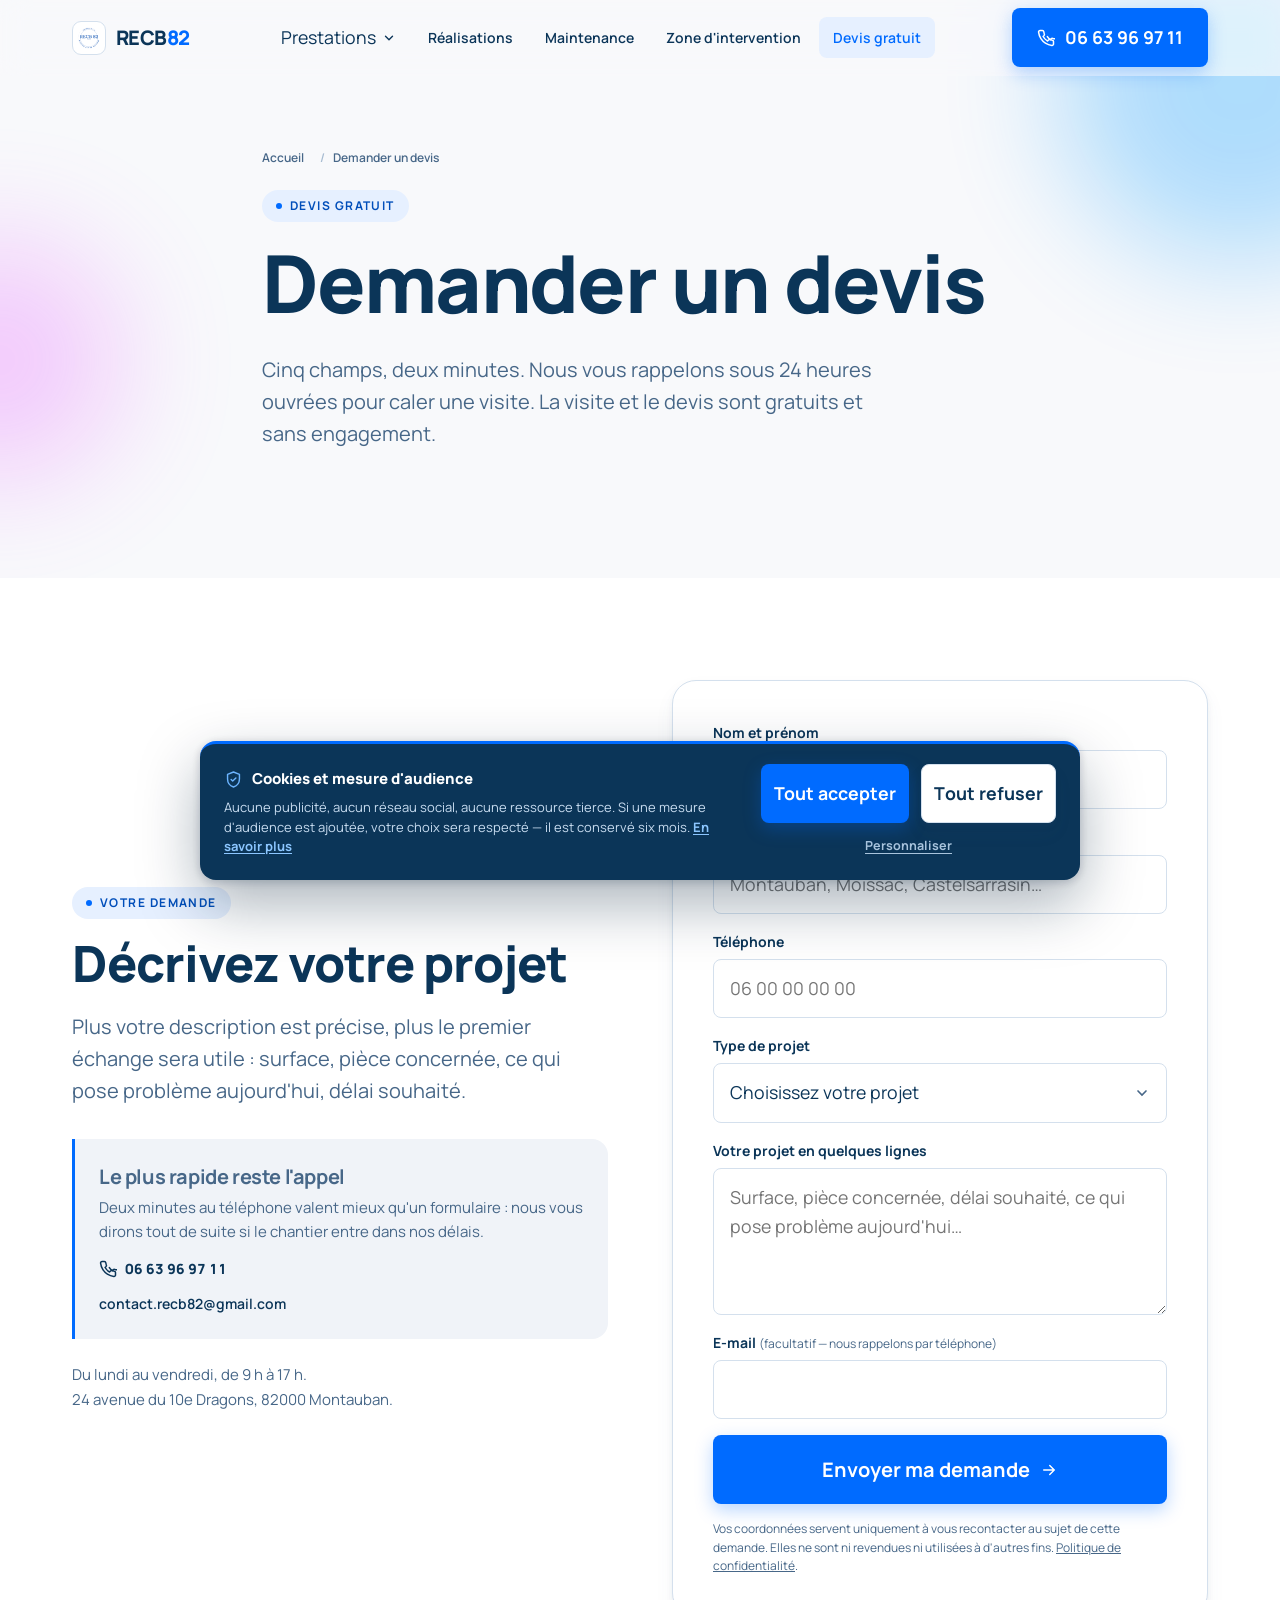
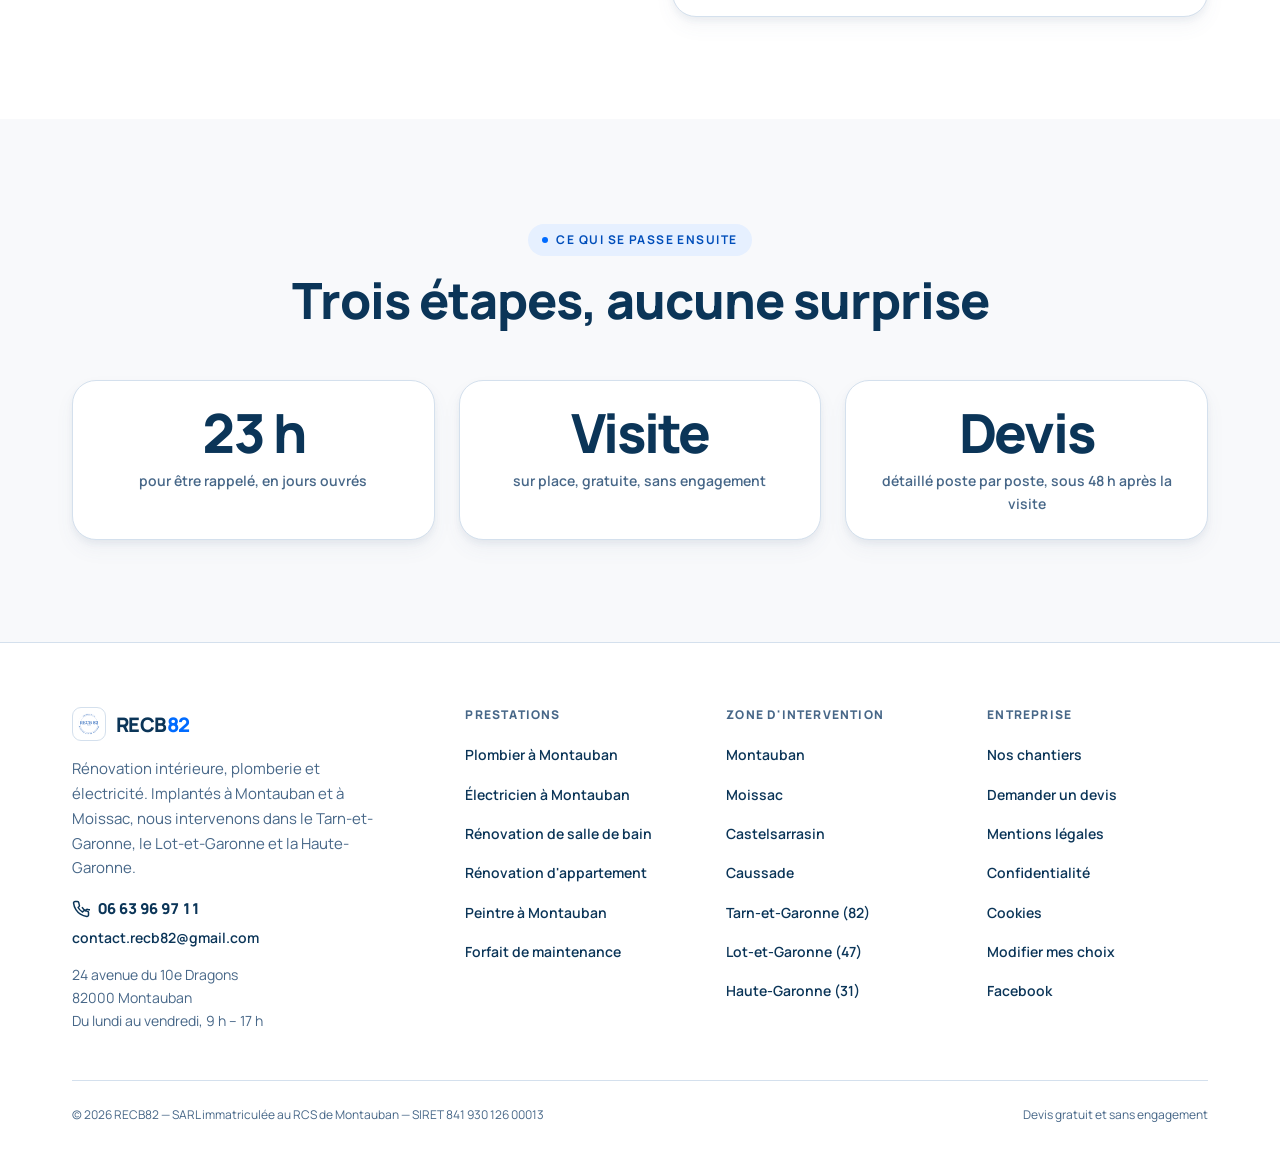
<file: devis.html>
<!DOCTYPE html>
<html lang="fr">
<head>
  <meta charset="utf-8">
  <meta name="viewport" content="width=device-width, initial-scale=1">
  <title>Demander un devis gratuit — RECB82 Montauban</title>
  <meta name="description" content="Devis gratuit et sans engagement pour vos travaux de rénovation, plomberie ou électricité à Montauban et Moissac. Rappel sous 24 h ouvrées. 06 63 96 97 11.">
  <link rel="canonical" href="https://www.recb82.com/devis">
  <meta property="og:type" content="website">
  <meta property="og:locale" content="fr_FR">
  <meta property="og:site_name" content="RECB82">
  <meta property="og:title" content="Demander un devis gratuit — RECB82 Montauban">
  <meta property="og:description" content="Devis gratuit et sans engagement pour vos travaux de rénovation, plomberie ou électricité à Montauban et Moissac. Rappel sous 24 h ouvrées. 06 63 96 97 11.">
  <meta property="og:url" content="https://www.recb82.com/devis">
  <meta name="theme-color" content="#f8f9fb">
  <link rel="icon" href="/favicon.svg" type="image/svg+xml">
  <link rel="preload" href="/assets/fonts/manrope-latin.woff2" as="font" type="font/woff2" crossorigin>
  <!-- CSS critique en ligne : la page s'affiche sans attendre la feuille complète.
       Reproduit tel quel sur chaque page, voir README avant de le modifier. -->
  <style>:root{--ink:#0b3558;--blue:#006bff;--blue-dark:#0056cc;--slate:#476788;--mist:#a6bbd1;--cloud:#f8f9fb;--paper:#fff;--pebble:#f0f3f8;--hairline:#d4e0ed;--cobalt:#004eba;--magenta:#e55cff;--cyan:#0099ff;--font:'Manrope',ui-sans-serif,system-ui,-apple-system,'Segoe UI',Roboto,sans-serif;--t-caption:12px;--t-small:14px;--t-body:clamp(16px,.95rem + .2vw,18px);--t-lead:clamp(17px,1rem + .5vw,20px);--t-h1:clamp(30px,1.3rem + 4.6vw,68px);--t-display:clamp(34px,1.4rem + 5.4vw,80px);--s-1:8px;--s-2:16px;--s-3:24px;--s-4:32px;--s-5:40px;--r-btn:8px;--r-pill:9999px;--max:1200px;--gutter:clamp(16px,4vw,32px);--header-h:64px;--ease-out:cubic-bezier(.16,1,.3,1)}
@font-face{font-family:'Manrope';font-style:normal;font-weight:400 800;font-display:swap;src:url('/assets/fonts/manrope-latin.woff2') format('woff2');unicode-range:U+0000-00FF,U+0131,U+0152-0153,U+02BB-02BC,U+02C6,U+02DA,U+02DC,U+0304,U+0308,U+0329,U+2000-206F,U+20AC,U+2122,U+2191,U+2193,U+2212,U+2215,U+FEFF,U+FFFD}
@font-face{font-family:'Manrope';font-style:normal;font-weight:400 800;font-display:swap;src:url('/assets/fonts/manrope-latin-ext.woff2') format('woff2');unicode-range:U+0100-02BA,U+02BD-02C5,U+02C7-02CC,U+02CE-02D7,U+02DD-02FF,U+0304,U+0308,U+0329,U+1D00-1DBF,U+1E00-1E9F,U+1EF2-1EFF,U+2020,U+20A0-20AB,U+20AD-20C0,U+2113,U+2C60-2C7F,U+A720-A7FF}
*,*::before,*::after{box-sizing:border-box}*{margin:0}
html{-webkit-text-size-adjust:100%}
body{font-family:var(--font);font-size:var(--t-body);line-height:1.65;color:var(--ink);background:var(--cloud);-webkit-font-smoothing:antialiased;overflow-x:hidden;padding-bottom:calc(64px + env(safe-area-inset-bottom))}
img,svg{display:block;max-width:100%;height:auto}
a{color:inherit;text-decoration:none}ul{list-style:none;padding:0}
button{background:none;border:0;cursor:pointer;font:inherit;color:inherit}
h1{font-size:var(--t-h1);font-weight:800;line-height:1.12;letter-spacing:-.02em}
p{color:var(--slate)}
.wrap{width:100%;max-width:var(--max);margin-inline:auto;padding-inline:var(--gutter)}
.header{position:fixed;top:0;left:0;right:0;z-index:110;height:var(--header-h);display:flex;align-items:center;background:rgba(248,249,251,.72);backdrop-filter:blur(14px) saturate(160%);-webkit-backdrop-filter:blur(14px) saturate(160%);border-bottom:1px solid transparent}
.header__inner{display:flex;align-items:center;justify-content:space-between;gap:var(--s-2);width:100%}
.logo{display:inline-flex;align-items:center;gap:10px;font-weight:800;letter-spacing:-.03em;font-size:20px}
.logo__mark{width:34px;height:34px;border-radius:9px;flex:none;background:var(--ink);color:var(--paper);display:grid;place-items:center;font-size:13px;font-weight:800;letter-spacing:0}
.logo__82{color:var(--blue)}
.nav{display:none}.header__cta{display:none;align-items:center;gap:var(--s-1)}
.burger{width:44px;height:44px;display:grid;place-items:center;border-radius:var(--r-btn);border:1px solid var(--hairline);background:var(--paper)}
.burger__box{position:relative;width:20px;height:14px}
.burger__box span{position:absolute;left:0;height:2px;width:100%;border-radius:2px;background:var(--ink)}
.burger__box span:nth-child(1){top:0}.burger__box span:nth-child(2){top:6px;width:70%}.burger__box span:nth-child(3){top:12px}
.btn{position:relative;display:inline-flex;align-items:center;justify-content:center;gap:10px;padding:14px 24px;font-size:var(--t-body);font-weight:700;border-radius:var(--r-btn);border:1px solid transparent;white-space:nowrap;overflow:hidden;isolation:isolate}
.btn--primary{background:var(--blue);color:var(--paper);box-shadow:0 6px 18px rgba(0,107,255,.28)}
.btn--dark{background:var(--ink);color:var(--paper)}
.btn--ghost{background:var(--paper);color:var(--ink);border-color:var(--hairline)}
.btn--lg{padding:17px 30px;font-size:var(--t-lead)}
.btn-row{display:flex;flex-wrap:wrap;gap:var(--s-2)}
.lead{font-size:var(--t-lead);line-height:1.6;color:var(--slate)}
.hero{position:relative;isolation:isolate;padding-top:calc(var(--header-h) + clamp(24px,6vw,72px));padding-bottom:clamp(48px,8vw,96px);overflow:hidden}
.hero__grid{display:grid;gap:clamp(40px,6vw,64px);align-items:center}
.hero h1{margin-bottom:var(--s-3);font-size:var(--t-display)}
.hero .lead{margin-bottom:var(--s-4);max-width:54ch}
.hero__badges{display:flex;flex-wrap:wrap;gap:8px;margin-bottom:var(--s-3)}
.eyebrow{display:inline-flex;align-items:center;gap:8px;font-size:var(--t-caption);font-weight:700;letter-spacing:.12em;text-transform:uppercase;color:var(--cobalt);background:#e6f0ff;padding:6px 14px;border-radius:var(--r-pill)}
.blob{position:absolute;border-radius:50%;filter:blur(60px);opacity:.14;pointer-events:none;z-index:-1}.logo__mark{background:#fff;border:1px solid var(--hairline);padding:3px;overflow:hidden}.logo__mark img{width:100%;height:100%;object-fit:contain}.hero--photo{position:relative;display:grid;grid-template-rows:auto 1fr;padding-top:var(--header-h);padding-bottom:clamp(28px,5vw,64px);background:#061f37;overflow:hidden;isolation:isolate;color:#fff}.hero__ba{position:relative;aspect-ratio:4/3;--pos:0%}.hero__ba img{position:absolute;inset:0;width:100%;height:100%;object-fit:cover;object-position:50% 62%}.hero__after{position:absolute;inset:0;clip-path:inset(0 0 0 var(--pos))}.hero__scrim{display:none;position:absolute;inset:0;z-index:-1;pointer-events:none}.hero__content{position:relative;z-index:1;width:100%}.hero--photo h1{color:#fff;font-size:clamp(30px,1.4rem + 2.9vw,52px);margin-bottom:var(--s-3)}.hero__content{padding-block:clamp(26px,6vw,44px)}.hero--photo .lead{color:#d8e6f5;max-width:52ch;margin-bottom:var(--s-3)}.hero--photo .eyebrow{background:rgba(255,255,255,.14);color:#fff}.header--over:not(.is-stuck){background:linear-gradient(180deg,rgba(6,31,55,.55),transparent);backdrop-filter:none;-webkit-backdrop-filter:none}.header--over:not(.is-stuck) .nav__link,.header--over:not(.is-stuck) .logo{color:#fff}.header--over:not(.is-stuck) .burger{background:rgba(255,255,255,.14);border-color:rgba(255,255,255,.3)}.header--over:not(.is-stuck) .burger__box span{background:#fff}.js [data-reveal]{opacity:0;transform:translate3d(0,28px,0);filter:blur(6px);transition:opacity .8s var(--ease-out),transform .8s var(--ease-out),filter .8s var(--ease-out);transition-delay:var(--d,0ms)}
.js [data-reveal="left"]{transform:translate3d(-36px,0,0)}
.js [data-reveal="right"]{transform:translate3d(36px,0,0)}
.js [data-reveal="scale"]{transform:scale(.94)}
.js [data-reveal].is-in{opacity:1;transform:none;filter:none}
.js .callbar{transform:translateY(110%)}
@media(min-width:860px){.blob{opacity:.3}.hero__grid{grid-template-columns:1.05fr .95fr}.hero--photo{display:flex;align-items:center;min-height:min(90svh,800px);padding-top:calc(var(--header-h) + 24px)}.hero__ba{position:absolute;inset:0;z-index:-2;aspect-ratio:auto}.hero__content>div{max-width:620px}.hero__scrim{display:block;background:linear-gradient(95deg,rgba(6,31,55,.96) 0%,rgba(6,31,55,.9) 32%,rgba(6,31,55,.52) 52%,rgba(6,31,55,.1) 72%,rgba(6,31,55,.32) 100%),linear-gradient(180deg,rgba(6,31,55,.5) 0%,transparent 32%,rgba(6,31,55,.45) 100%)}}
@media(min-width:1000px){:root{--header-h:76px}body{padding-bottom:0}.nav{display:block}.header__cta{display:flex}.burger{display:none}}
@media(prefers-reduced-motion:reduce){.js [data-reveal]{opacity:1!important;transform:none!important;filter:none!important}.js .callbar{transform:none}}</style>
  <link rel="preload" href="/assets/css/styles.css" as="style" onload="this.rel='stylesheet';this.onload=null">
  <noscript><link rel="stylesheet" href="/assets/css/styles.css"></noscript>
  <script>document.documentElement.className+=' js'</script>
  <noscript><style>.burger{display:none}</style></noscript>
  <script type="application/ld+json">
  [
  {
    "@context": "https://schema.org",
    "@type": "GeneralContractor",
    "@id": "https://www.recb82.com/#entreprise",
    "name": "RECB82",
    "legalName": "RECB82",
    "description": "Demande de devis gratuit pour travaux de renovation, plomberie et electricite.",
    "url": "https://www.recb82.com/devis",
    "telephone": "+33663969711",
    "email": "contact.recb82@gmail.com",
    "image": "https://www.recb82.com/favicon.svg",
    "priceRange": "$$",
    "currenciesAccepted": "EUR",
    "foundingDate": "2018-08-21",
    "address": {
      "@type": "PostalAddress",
      "streetAddress": "24 avenue du 10e Dragons",
      "postalCode": "82000",
      "addressLocality": "Montauban",
      "addressRegion": "Occitanie",
      "addressCountry": "FR"
    },
    "geo": { "@type": "GeoCoordinates", "latitude": 44.0181, "longitude": 1.3550 },
    "areaServed": [
      { "@type": "City", "name": "Montauban" },
      { "@type": "City", "name": "Moissac" },
      { "@type": "City", "name": "Castelsarrasin" },
      { "@type": "City", "name": "Caussade" },
      { "@type": "City", "name": "Negrepelisse" },
      { "@type": "City", "name": "Montech" },
      { "@type": "AdministrativeArea", "name": "Tarn-et-Garonne" },
      { "@type": "AdministrativeArea", "name": "Lot-et-Garonne" },
      { "@type": "AdministrativeArea", "name": "Haute-Garonne" }
    ],
    "openingHoursSpecification": [{
      "@type": "OpeningHoursSpecification",
      "dayOfWeek": ["Monday","Tuesday","Wednesday","Thursday","Friday"],
      "opens": "09:00",
      "closes": "17:00"
    }],
    "sameAs": ["https://www.facebook.com/Recb82-275847596385836"]
  },
  {"@context":"https://schema.org","@type":"BreadcrumbList","itemListElement":[{"@type":"ListItem","position":1,"name":"Accueil","item":"https://www.recb82.com/"},{"@type":"ListItem","position":2,"name":"Demander un devis","item":"https://www.recb82.com/devis"}]}
  ]
  </script>
</head>
<body>
<a class="skip-link" href="#main">Aller au contenu</a>
<div class="progress" aria-hidden="true"></div>
<header class="header">
  <div class="wrap header__inner">
    <a class="logo" href="/" aria-label="RECB82, accueil">
      <span class="logo__mark"><img src="/assets/img/logo-recb82-192.png" alt="" width="192" height="192" decoding="async"></span>
      <span>RECB<span class="logo__82">82</span></span>
    </a>
    <nav class="nav" aria-label="Navigation principale">
      <ul class="nav__list">
        <li class="nav__item nav__item--mega">
          <button class="nav__link nav__link--mega" type="button" aria-expanded="false" aria-controls="mega-prestations">Prestations <svg class="nav__chevron" width="14" height="14" viewBox="0 0 24 24" fill="none" stroke="currentColor" stroke-width="2.4" stroke-linecap="round" stroke-linejoin="round" aria-hidden="true"><path d="m6 9 6 6 6-6"/></svg></button>
      <div class="mega" id="mega-prestations">
        <div class="mega__inner">
        <div class="mega__col">
          <p class="mega__titre">Nos métiers</p>
          <ul class="mega__liste">
            <li style="--i:0">
              <a class="mega__link" href="/plombier-montauban">
                <span class="mega__icon" aria-hidden="true"><svg width="26" height="26" viewBox="0 0 24 24" fill="none" stroke="currentColor" stroke-width="1.8" stroke-linecap="round" stroke-linejoin="round" aria-hidden="true"><path d="M12 2.5S5.5 9.3 5.5 14a6.5 6.5 0 0 0 13 0c0-4.7-6.5-11.5-6.5-11.5Z"/><path d="M9.5 14.5a2.5 2.5 0 0 0 2.5 2.5"/></svg></span>
                <span class="mega__texte">
                  <span class="mega__nom">Plomberie</span>
                  <span class="mega__phrase">Fuites, chauffe-eau, réseaux et pièces humides</span>
                </span>
              </a>
            </li>
            <li style="--i:1">
              <a class="mega__link" href="/electricien-montauban">
                <span class="mega__icon" aria-hidden="true"><svg width="26" height="26" viewBox="0 0 24 24" fill="none" stroke="currentColor" stroke-width="1.8" stroke-linecap="round" stroke-linejoin="round" aria-hidden="true"><path d="M13.5 2 4 13.5h6.5L10 22l9.5-11.5H13l.5-8.5Z"/></svg></span>
                <span class="mega__texte">
                  <span class="mega__nom">Électricité</span>
                  <span class="mega__phrase">Tableaux, mise aux normes, points lumineux</span>
                </span>
              </a>
            </li>
            <li style="--i:2">
              <a class="mega__link" href="/peintre-montauban">
                <span class="mega__icon" aria-hidden="true"><svg width="26" height="26" viewBox="0 0 24 24" fill="none" stroke="currentColor" stroke-width="1.8" stroke-linecap="round" stroke-linejoin="round" aria-hidden="true"><rect x="3" y="3" width="13" height="6" rx="1.5"/><path d="M16 6h3.5A1.5 1.5 0 0 1 21 7.5V11a1.5 1.5 0 0 1-1.5 1.5H12"/><rect x="9.5" y="12.5" width="5" height="9" rx="1.5"/></svg></span>
                <span class="mega__texte">
                  <span class="mega__nom">Peinture et finitions</span>
                  <span class="mega__phrase">Murs, plafonds, enduits décoratifs</span>
                </span>
              </a>
            </li>
            <li style="--i:3">
              <a class="mega__link" href="/renovation-salle-de-bain-montauban">
                <span class="mega__icon" aria-hidden="true"><svg width="26" height="26" viewBox="0 0 24 24" fill="none" stroke="currentColor" stroke-width="1.8" stroke-linecap="round" stroke-linejoin="round" aria-hidden="true"><path d="M12 2.5 4.5 5.5v6c0 4.6 3.1 8.6 7.5 10 4.4-1.4 7.5-5.4 7.5-10v-6L12 2.5Z"/><path d="m9 12 2 2 4-4"/></svg></span>
                <span class="mega__texte">
                  <span class="mega__nom">Salle de bain</span>
                  <span class="mega__phrase">La pièce reprise entièrement, plomberie comprise</span>
                </span>
              </a>
            </li>
          </ul>
        </div>
        <div class="mega__col">
          <p class="mega__titre">Types de chantier</p>
          <ul class="mega__liste">
            <li style="--i:4">
              <a class="mega__link" href="/renovation-appartement-montauban">
                <span class="mega__icon" aria-hidden="true"><svg width="14" height="14" viewBox="0 0 24 24" fill="none" stroke="currentColor" stroke-width="2" stroke-linecap="round" stroke-linejoin="round" aria-hidden="true"><path d="M14.5 6.5a4 4 0 0 0 5 5l-9 9a2.8 2.8 0 0 1-4-4l9-9a4 4 0 0 0-1 1Z"/></svg></span>
                <span class="mega__texte">
                  <span class="mega__nom">Rénovation d'appartement</span>
                  <span class="mega__phrase">Remise en location, sols, cloisons et peinture</span>
                </span>
              </a>
            </li>
            <li style="--i:5">
              <a class="mega__link" href="/renovation-interieure-moissac">
                <span class="mega__icon" aria-hidden="true"><svg width="26" height="26" viewBox="0 0 24 24" fill="none" stroke="currentColor" stroke-width="1.8" stroke-linecap="round" stroke-linejoin="round" aria-hidden="true"><path d="M12 21.5s7-6.4 7-11.5a7 7 0 1 0-14 0c0 5.1 7 11.5 7 11.5Z"/><circle cx="12" cy="10" r="2.6"/></svg></span>
                <span class="mega__texte">
                  <span class="mega__nom">Rénovation à Moissac</span>
                  <span class="mega__phrase">Aménagement, cloisons et finitions</span>
                </span>
              </a>
            </li>
            <li style="--i:6">
              <a class="mega__link" href="/realisations">
                <span class="mega__icon" aria-hidden="true"><svg width="26" height="26" viewBox="0 0 24 24" fill="none" stroke="currentColor" stroke-width="1.8" stroke-linecap="round" stroke-linejoin="round" aria-hidden="true"><rect x="3" y="4.5" width="18" height="15" rx="2.5"/><circle cx="8.5" cy="9.5" r="1.6"/><path d="m3.5 17 4.8-4.4a2 2 0 0 1 2.7 0l3 2.8m0 0 1.8-1.6a2 2 0 0 1 2.7 0l2 1.8"/></svg></span>
                <span class="mega__texte">
                  <span class="mega__nom">Nos réalisations</span>
                  <span class="mega__phrase">Les chantiers en détail, avant et après</span>
                </span>
              </a>
            </li>
            <li style="--i:7">
              <a class="mega__link" href="/#forfait">
                <span class="mega__icon" aria-hidden="true"><svg width="14" height="14" viewBox="0 0 24 24" fill="none" stroke="currentColor" stroke-width="2" stroke-linecap="round" stroke-linejoin="round" aria-hidden="true"><circle cx="12" cy="12" r="9"/><path d="M12 7v5l3.5 2"/></svg></span>
                <span class="mega__texte">
                  <span class="mega__nom">Forfait maintenance</span>
                  <span class="mega__phrase">Un artisan disponible à l'année</span>
                </span>
              </a>
            </li>
          </ul>
        </div>
        <div class="mega__col mega__col--encart">
          <p class="mega__titre">Où nous intervenons</p>
          <p class="mega__encart-texte">Montauban, Moissac, Castelsarrasin, Caussade et tout le Tarn-et-Garonne. Déplacement et devis gratuits.</p>
          <a class="btn btn--primary btn--block" href="/devis">Devis gratuit <svg width="18" height="18" viewBox="0 0 24 24" fill="none" stroke="currentColor" stroke-width="2" stroke-linecap="round" stroke-linejoin="round" aria-hidden="true"><path d="M5 12h14M13 6l6 6-6 6"/></svg></a>
          <a class="mega__tel" href="tel:+33663969711"><svg width="18" height="18" viewBox="0 0 24 24" fill="none" stroke="currentColor" stroke-width="2" stroke-linecap="round" stroke-linejoin="round" aria-hidden="true"><path d="M13.8 10.2a10.6 10.6 0 0 0 4 4l1.4-1.4a1.5 1.5 0 0 1 1.6-.3c1 .4 2.2.6 3.2.6v0"/><path d="M22 16.9v3a2 2 0 0 1-2.2 2 19.8 19.8 0 0 1-8.6-3.1 19.5 19.5 0 0 1-6-6A19.8 19.8 0 0 1 2.1 4.2 2 2 0 0 1 4.1 2h3a2 2 0 0 1 2 1.7c.1 1 .4 2 .7 2.9a2 2 0 0 1-.4 2.1L8.1 10a16 16 0 0 0 6 6l1.3-1.3a2 2 0 0 1 2.1-.5c1 .4 1.9.6 2.9.8a2 2 0 0 1 1.7 2Z"/></svg> 06 63 96 97 11</a>
          <p class="mega__horaires">Du lundi au vendredi, 9 h – 17 h</p>
        </div>
        </div>
      </div>
        </li>
        <li class="nav__item"><a class="nav__link" href="/realisations">Réalisations</a></li>
        <li class="nav__item"><a class="nav__link" href="/#forfait">Maintenance</a></li>
        <li class="nav__item"><a class="nav__link" href="/#zones">Zone d'intervention</a></li>
        <li class="nav__item"><a class="nav__link" href="/devis" aria-current="page">Devis gratuit</a></li>
      </ul>
    </nav>
    <div class="header__cta">
      <a class="btn btn--primary" href="tel:+33663969711" data-magnetic="6"><svg width="18" height="18" viewBox="0 0 24 24" fill="none" stroke="currentColor" stroke-width="2" stroke-linecap="round" stroke-linejoin="round" aria-hidden="true"><path d="M13.8 10.2a10.6 10.6 0 0 0 4 4l1.4-1.4a1.5 1.5 0 0 1 1.6-.3c1 .4 2.2.6 3.2.6v0"/><path d="M22 16.9v3a2 2 0 0 1-2.2 2 19.8 19.8 0 0 1-8.6-3.1 19.5 19.5 0 0 1-6-6A19.8 19.8 0 0 1 2.1 4.2 2 2 0 0 1 4.1 2h3a2 2 0 0 1 2 1.7c.1 1 .4 2 .7 2.9a2 2 0 0 1-.4 2.1L8.1 10a16 16 0 0 0 6 6l1.3-1.3a2 2 0 0 1 2.1-.5c1 .4 1.9.6 2.9.8a2 2 0 0 1 1.7 2Z"/></svg> 06 63 96 97 11</a>
    </div>
    <button class="burger" type="button" aria-expanded="false" aria-controls="menu" aria-label="Ouvrir le menu">
      <span class="burger__box" aria-hidden="true"><span></span><span></span><span></span></span>
    </button>
  </div>
</header>

<div class="drawer" id="menu">
  <nav class="drawer__list" aria-label="Menu mobile">
      <p class="drawer__titre">Nos métiers</p>
      <a class="drawer__link" href="/plombier-montauban"><span class="drawer__icon" aria-hidden="true"><svg width="26" height="26" viewBox="0 0 24 24" fill="none" stroke="currentColor" stroke-width="1.8" stroke-linecap="round" stroke-linejoin="round" aria-hidden="true"><path d="M12 2.5S5.5 9.3 5.5 14a6.5 6.5 0 0 0 13 0c0-4.7-6.5-11.5-6.5-11.5Z"/><path d="M9.5 14.5a2.5 2.5 0 0 0 2.5 2.5"/></svg></span><span class="drawer__texte"><span class="drawer__nom">Plomberie</span><span class="drawer__phrase">Fuites, chauffe-eau, réseaux et pièces humides</span></span><svg width="22" height="22" viewBox="0 0 24 24" fill="none" stroke="currentColor" stroke-width="2" stroke-linecap="round" stroke-linejoin="round" aria-hidden="true"><path d="M5 12h14M13 6l6 6-6 6"/></svg></a>
      <a class="drawer__link" href="/electricien-montauban"><span class="drawer__icon" aria-hidden="true"><svg width="26" height="26" viewBox="0 0 24 24" fill="none" stroke="currentColor" stroke-width="1.8" stroke-linecap="round" stroke-linejoin="round" aria-hidden="true"><path d="M13.5 2 4 13.5h6.5L10 22l9.5-11.5H13l.5-8.5Z"/></svg></span><span class="drawer__texte"><span class="drawer__nom">Électricité</span><span class="drawer__phrase">Tableaux, mise aux normes, points lumineux</span></span><svg width="22" height="22" viewBox="0 0 24 24" fill="none" stroke="currentColor" stroke-width="2" stroke-linecap="round" stroke-linejoin="round" aria-hidden="true"><path d="M5 12h14M13 6l6 6-6 6"/></svg></a>
      <a class="drawer__link" href="/peintre-montauban"><span class="drawer__icon" aria-hidden="true"><svg width="26" height="26" viewBox="0 0 24 24" fill="none" stroke="currentColor" stroke-width="1.8" stroke-linecap="round" stroke-linejoin="round" aria-hidden="true"><rect x="3" y="3" width="13" height="6" rx="1.5"/><path d="M16 6h3.5A1.5 1.5 0 0 1 21 7.5V11a1.5 1.5 0 0 1-1.5 1.5H12"/><rect x="9.5" y="12.5" width="5" height="9" rx="1.5"/></svg></span><span class="drawer__texte"><span class="drawer__nom">Peinture et finitions</span><span class="drawer__phrase">Murs, plafonds, enduits décoratifs</span></span><svg width="22" height="22" viewBox="0 0 24 24" fill="none" stroke="currentColor" stroke-width="2" stroke-linecap="round" stroke-linejoin="round" aria-hidden="true"><path d="M5 12h14M13 6l6 6-6 6"/></svg></a>
      <a class="drawer__link" href="/renovation-salle-de-bain-montauban"><span class="drawer__icon" aria-hidden="true"><svg width="26" height="26" viewBox="0 0 24 24" fill="none" stroke="currentColor" stroke-width="1.8" stroke-linecap="round" stroke-linejoin="round" aria-hidden="true"><path d="M12 2.5 4.5 5.5v6c0 4.6 3.1 8.6 7.5 10 4.4-1.4 7.5-5.4 7.5-10v-6L12 2.5Z"/><path d="m9 12 2 2 4-4"/></svg></span><span class="drawer__texte"><span class="drawer__nom">Salle de bain</span><span class="drawer__phrase">La pièce reprise entièrement, plomberie comprise</span></span><svg width="22" height="22" viewBox="0 0 24 24" fill="none" stroke="currentColor" stroke-width="2" stroke-linecap="round" stroke-linejoin="round" aria-hidden="true"><path d="M5 12h14M13 6l6 6-6 6"/></svg></a>
      <p class="drawer__titre">Types de chantier</p>
      <a class="drawer__link" href="/renovation-appartement-montauban"><span class="drawer__icon" aria-hidden="true"><svg width="14" height="14" viewBox="0 0 24 24" fill="none" stroke="currentColor" stroke-width="2" stroke-linecap="round" stroke-linejoin="round" aria-hidden="true"><path d="M14.5 6.5a4 4 0 0 0 5 5l-9 9a2.8 2.8 0 0 1-4-4l9-9a4 4 0 0 0-1 1Z"/></svg></span><span class="drawer__texte"><span class="drawer__nom">Rénovation d'appartement</span><span class="drawer__phrase">Remise en location, sols, cloisons et peinture</span></span><svg width="22" height="22" viewBox="0 0 24 24" fill="none" stroke="currentColor" stroke-width="2" stroke-linecap="round" stroke-linejoin="round" aria-hidden="true"><path d="M5 12h14M13 6l6 6-6 6"/></svg></a>
      <a class="drawer__link" href="/renovation-interieure-moissac"><span class="drawer__icon" aria-hidden="true"><svg width="26" height="26" viewBox="0 0 24 24" fill="none" stroke="currentColor" stroke-width="1.8" stroke-linecap="round" stroke-linejoin="round" aria-hidden="true"><path d="M12 21.5s7-6.4 7-11.5a7 7 0 1 0-14 0c0 5.1 7 11.5 7 11.5Z"/><circle cx="12" cy="10" r="2.6"/></svg></span><span class="drawer__texte"><span class="drawer__nom">Rénovation à Moissac</span><span class="drawer__phrase">Aménagement, cloisons et finitions</span></span><svg width="22" height="22" viewBox="0 0 24 24" fill="none" stroke="currentColor" stroke-width="2" stroke-linecap="round" stroke-linejoin="round" aria-hidden="true"><path d="M5 12h14M13 6l6 6-6 6"/></svg></a>
      <a class="drawer__link" href="/realisations"><span class="drawer__icon" aria-hidden="true"><svg width="26" height="26" viewBox="0 0 24 24" fill="none" stroke="currentColor" stroke-width="1.8" stroke-linecap="round" stroke-linejoin="round" aria-hidden="true"><rect x="3" y="4.5" width="18" height="15" rx="2.5"/><circle cx="8.5" cy="9.5" r="1.6"/><path d="m3.5 17 4.8-4.4a2 2 0 0 1 2.7 0l3 2.8m0 0 1.8-1.6a2 2 0 0 1 2.7 0l2 1.8"/></svg></span><span class="drawer__texte"><span class="drawer__nom">Nos réalisations</span><span class="drawer__phrase">Les chantiers en détail, avant et après</span></span><svg width="22" height="22" viewBox="0 0 24 24" fill="none" stroke="currentColor" stroke-width="2" stroke-linecap="round" stroke-linejoin="round" aria-hidden="true"><path d="M5 12h14M13 6l6 6-6 6"/></svg></a>
      <a class="drawer__link" href="/#forfait"><span class="drawer__icon" aria-hidden="true"><svg width="14" height="14" viewBox="0 0 24 24" fill="none" stroke="currentColor" stroke-width="2" stroke-linecap="round" stroke-linejoin="round" aria-hidden="true"><circle cx="12" cy="12" r="9"/><path d="M12 7v5l3.5 2"/></svg></span><span class="drawer__texte"><span class="drawer__nom">Forfait maintenance</span><span class="drawer__phrase">Un artisan disponible à l'année</span></span><svg width="22" height="22" viewBox="0 0 24 24" fill="none" stroke="currentColor" stroke-width="2" stroke-linecap="round" stroke-linejoin="round" aria-hidden="true"><path d="M5 12h14M13 6l6 6-6 6"/></svg></a>
      <p class="drawer__titre">Le reste</p>
      <a class="drawer__link drawer__link--simple" href="/realisations">Réalisations <svg width="22" height="22" viewBox="0 0 24 24" fill="none" stroke="currentColor" stroke-width="2" stroke-linecap="round" stroke-linejoin="round" aria-hidden="true"><path d="M5 12h14M13 6l6 6-6 6"/></svg></a>
      <a class="drawer__link drawer__link--simple" href="/#forfait">Maintenance <svg width="22" height="22" viewBox="0 0 24 24" fill="none" stroke="currentColor" stroke-width="2" stroke-linecap="round" stroke-linejoin="round" aria-hidden="true"><path d="M5 12h14M13 6l6 6-6 6"/></svg></a>
      <a class="drawer__link drawer__link--simple" href="/#zones">Zone d'intervention <svg width="22" height="22" viewBox="0 0 24 24" fill="none" stroke="currentColor" stroke-width="2" stroke-linecap="round" stroke-linejoin="round" aria-hidden="true"><path d="M5 12h14M13 6l6 6-6 6"/></svg></a>
      <a class="drawer__link drawer__link--simple" href="/devis">Devis gratuit <svg width="22" height="22" viewBox="0 0 24 24" fill="none" stroke="currentColor" stroke-width="2" stroke-linecap="round" stroke-linejoin="round" aria-hidden="true"><path d="M5 12h14M13 6l6 6-6 6"/></svg></a>
  </nav>
  <div class="drawer__foot stack">
    <a class="btn btn--primary btn--lg btn--block" href="tel:+33663969711"><svg width="18" height="18" viewBox="0 0 24 24" fill="none" stroke="currentColor" stroke-width="2" stroke-linecap="round" stroke-linejoin="round" aria-hidden="true"><path d="M13.8 10.2a10.6 10.6 0 0 0 4 4l1.4-1.4a1.5 1.5 0 0 1 1.6-.3c1 .4 2.2.6 3.2.6v0"/><path d="M22 16.9v3a2 2 0 0 1-2.2 2 19.8 19.8 0 0 1-8.6-3.1 19.5 19.5 0 0 1-6-6A19.8 19.8 0 0 1 2.1 4.2 2 2 0 0 1 4.1 2h3a2 2 0 0 1 2 1.7c.1 1 .4 2 .7 2.9a2 2 0 0 1-.4 2.1L8.1 10a16 16 0 0 0 6 6l1.3-1.3a2 2 0 0 1 2.1-.5c1 .4 1.9.6 2.9.8a2 2 0 0 1 1.7 2Z"/></svg> 06 63 96 97 11</a>
    <a class="btn btn--ghost btn--block" href="/devis">Demander un devis gratuit</a>
    <p style="font-size:14px">Du lundi au vendredi, 9 h – 17 h.<br>24 avenue du 10e Dragons, 82000 Montauban.</p>
  </div>
</div>

<div class="callbar">
  <a class="btn btn--primary" href="tel:+33663969711"><svg width="18" height="18" viewBox="0 0 24 24" fill="none" stroke="currentColor" stroke-width="2" stroke-linecap="round" stroke-linejoin="round" aria-hidden="true"><path d="M13.8 10.2a10.6 10.6 0 0 0 4 4l1.4-1.4a1.5 1.5 0 0 1 1.6-.3c1 .4 2.2.6 3.2.6v0"/><path d="M22 16.9v3a2 2 0 0 1-2.2 2 19.8 19.8 0 0 1-8.6-3.1 19.5 19.5 0 0 1-6-6A19.8 19.8 0 0 1 2.1 4.2 2 2 0 0 1 4.1 2h3a2 2 0 0 1 2 1.7c.1 1 .4 2 .7 2.9a2 2 0 0 1-.4 2.1L8.1 10a16 16 0 0 0 6 6l1.3-1.3a2 2 0 0 1 2.1-.5c1 .4 1.9.6 2.9.8a2 2 0 0 1 1.7 2Z"/></svg> Appeler</a>
  <a class="btn btn--ghost" href="/devis">Devis gratuit</a>
</div>
<main id="main">
  <section class="hero">
    <div class="blob blob--cyan blob--float" style="width:360px;height:360px;top:-100px;right:-140px" data-speed="0.06"></div>
    <div class="blob blob--magenta blob--float" style="width:240px;height:240px;top:240px;left:-120px;animation-delay:-4s" data-speed="0.09"></div>
    <div class="wrap" style="max-width:820px">
      <div>
        <div style="margin-bottom:20px"><nav aria-label="Fil d'Ariane"><ol class="crumbs">
      <li><a href="/">Accueil</a></li>
      <li><span aria-current="page">Demander un devis</span></li>
    </ol></nav></div>
        <span class="eyebrow">Devis gratuit</span>
        <h1 style="margin:16px 0 20px" data-split>Demander un devis</h1>
        <p class="lead" data-reveal style="--d:200ms">Cinq champs, deux minutes. Nous vous rappelons sous 24 heures ouvrées pour caler une visite. La visite et le devis sont gratuits et sans engagement.</p>
      </div>
    </div>
  </section>
  <section class="section section--paper" id="devis">
    <div class="wrap split-2">
      <div data-reveal="left">
        <span class="eyebrow">Votre demande</span>
        <h2 style="margin:16px 0" data-split>Décrivez votre projet</h2>
        <p class="lead">Plus votre description est précise, plus le premier échange sera utile : surface, pièce concernée, ce qui pose problème aujourd'hui, délai souhaité.</p>
        <div class="note" style="margin-top:32px">
          <h4>Le plus rapide reste l'appel</h4>
          <p style="font-size:15px">Deux minutes au téléphone valent mieux qu'un formulaire : nous vous dirons tout de suite si le chantier entre dans nos délais.</p>
          <p style="margin-top:12px"><a class="tel-inline" href="tel:+33663969711"><svg width="18" height="18" viewBox="0 0 24 24" fill="none" stroke="currentColor" stroke-width="2" stroke-linecap="round" stroke-linejoin="round" aria-hidden="true"><path d="M13.8 10.2a10.6 10.6 0 0 0 4 4l1.4-1.4a1.5 1.5 0 0 1 1.6-.3c1 .4 2.2.6 3.2.6v0"/><path d="M22 16.9v3a2 2 0 0 1-2.2 2 19.8 19.8 0 0 1-8.6-3.1 19.5 19.5 0 0 1-6-6A19.8 19.8 0 0 1 2.1 4.2 2 2 0 0 1 4.1 2h3a2 2 0 0 1 2 1.7c.1 1 .4 2 .7 2.9a2 2 0 0 1-.4 2.1L8.1 10a16 16 0 0 0 6 6l1.3-1.3a2 2 0 0 1 2.1-.5c1 .4 1.9.6 2.9.8a2 2 0 0 1 1.7 2Z"/></svg> 06 63 96 97 11</a></p>
          <p style="margin-top:8px;font-size:14px"><a class="link" href="mailto:contact.recb82@gmail.com">contact.recb82@gmail.com</a></p>
        </div>
        <p style="margin-top:24px;font-size:15px">Du lundi au vendredi, de 9 h à 17 h.<br>24 avenue du 10e Dragons, 82000 Montauban.</p>
      </div>

      <div data-reveal="right">
        <div class="card" style="padding:clamp(24px,4vw,40px)">
          <form class="form" method="POST" action="/api/devis" data-guard>
            <div class="field field--hp" aria-hidden="true">
              <label for="_gotcha-devis">Ne remplissez pas ce champ</label>
              <input id="_gotcha-devis" type="text" name="_gotcha" tabindex="-1" autocomplete="off">
            </div>
            <div class="field">
              <label for="nom-devis">Nom et prénom</label>
              <input id="nom-devis" name="nom" type="text" required autocomplete="name">
            </div>
            <div class="field">
              <label for="commune-devis">Commune du chantier</label>
              <input id="commune-devis" name="commune" type="text" required autocomplete="address-level2" placeholder="Montauban, Moissac, Castelsarrasin…">
            </div>
            <div class="field">
              <label for="tel-devis">Téléphone</label>
              <input id="tel-devis" name="telephone" type="tel" required autocomplete="tel" inputmode="tel" placeholder="06 00 00 00 00">
            </div>
            <div class="field">
              <label for="projet-devis">Type de projet</label>
              <select id="projet-devis" name="projet"><option value="">Choisissez votre projet</option><option>Rénovation de salle de bain</option><option>Plomberie ou dépannage</option><option>Électricité ou mise aux normes</option><option>Aménagement intérieur (cloisons, sols)</option><option>Peinture et finitions</option><option>Forfait de maintenance immobilière</option><option>Autre projet</option></select>
            </div>
            <div class="field">
              <label for="msg-devis">Votre projet en quelques lignes</label>
              <textarea id="msg-devis" name="message" rows="4" placeholder="Surface, pièce concernée, délai souhaité, ce qui pose problème aujourd'hui…"></textarea>
            </div>
            <div class="field">
              <label for="mail-devis">E-mail <span class="hint">(facultatif — nous rappelons par téléphone)</span></label>
              <input id="mail-devis" name="email" type="email" autocomplete="email">
            </div>
            <button class="btn btn--primary btn--lg btn--block" type="submit">Envoyer ma demande <svg width="18" height="18" viewBox="0 0 24 24" fill="none" stroke="currentColor" stroke-width="2" stroke-linecap="round" stroke-linejoin="round" aria-hidden="true"><path d="M5 12h14M13 6l6 6-6 6"/></svg></button>
            <p class="form__legal">Vos coordonnées servent uniquement à vous recontacter au sujet de cette demande. Elles ne sont ni revendues ni utilisées à d'autres fins. <a href="/politique-confidentialite">Politique de confidentialité</a>.</p>
          </form>
        </div>
      </div>
    </div>
  </section>
  <section class="section">
    <div class="wrap">
      <div class="section-head center">
        <span class="eyebrow">Ce qui se passe ensuite</span>
        <h2 data-split>Trois étapes, aucune surprise</h2>
      </div>
      <div class="grid grid--3" data-stagger="110">
        <article class="card stat" data-reveal><b data-count="24" data-suffix=" h">24 h</b><span>pour être rappelé, en jours ouvrés</span></article>
        <article class="card stat" data-reveal><b>Visite</b><span>sur place, gratuite, sans engagement</span></article>
        <article class="card stat" data-reveal><b>Devis</b><span>détaillé poste par poste, sous 48 h après la visite</span></article>
      </div>
    </div>
  </section>
</main>
<div class="consent" id="consent" role="region" aria-labelledby="consent-titre" hidden>
  <div class="consent__inner">
    <div class="consent__texte">
      <p class="consent__titre" id="consent-titre"><svg width="26" height="26" viewBox="0 0 24 24" fill="none" stroke="currentColor" stroke-width="1.8" stroke-linecap="round" stroke-linejoin="round" aria-hidden="true"><path d="M12 2.5 4.5 5.5v6c0 4.6 3.1 8.6 7.5 10 4.4-1.4 7.5-5.4 7.5-10v-6L12 2.5Z"/><path d="m9 12 2 2 4-4"/></svg> Cookies et mesure d'audience</p>
      <p class="consent__phrase">Aucune publicité, aucun réseau social, aucune ressource tierce. Si une mesure d'audience est ajoutée, votre choix sera respecté&nbsp;— il est conservé six mois. <a class="consent__lien" href="/cookies">En savoir plus</a></p>
    </div>
    <div class="consent__actions">
      <button class="btn btn--primary" type="button" data-consent-accepter>Tout accepter</button>
      <button class="btn btn--ghost" type="button" data-consent-refuser>Tout refuser</button>
      <button class="consent__regler" type="button" data-consent-reglages>Personnaliser</button>
    </div>
  </div>
</div>

<dialog class="consent-modal" id="consent-reglages" aria-labelledby="consent-modal-titre">
  <form method="dialog">
    <h2 class="consent-modal__titre" id="consent-modal-titre">Vos préférences</h2>
    <p class="consent-modal__intro">Un seul cookie est déposé aujourd'hui&nbsp;: celui qui retient votre réponse. Les autres catégories sont préréglées pour le jour où elles serviront.</p>

    <div class="consent-cat">
      <div>
        <p class="consent-cat__nom">Strictement nécessaires</p>
        <p class="consent-cat__desc">Le cookie <code>recb_consent</code>, qui mémorise votre choix pour ne plus vous le redemander. Sans lui, la question reviendrait à chaque page.</p>
      </div>
      <span class="consent-cat__fige">Toujours actif</span>
    </div>

    <div class="consent-cat">
      <div>
        <p class="consent-cat__nom">Mesure d'audience</p>
        <p class="consent-cat__desc">Compter les visites et les pages consultées, pour savoir ce qui intéresse. <strong>Aucun outil de ce type n'est installé à ce jour</strong>&nbsp;: votre réponse sera appliquée s'il en est ajouté un.</p>
      </div>
      <label class="switch">
        <input type="checkbox" name="mesure">
        <span class="switch__piste" aria-hidden="true"></span>
        <span class="visually-hidden">Autoriser la mesure d'audience</span>
      </label>
    </div>

    <div class="consent-modal__pied">
      <button class="btn btn--ghost" type="submit" value="refuser">Tout refuser</button>
      <button class="btn btn--ghost" type="submit" value="accepter">Tout accepter</button>
      <button class="btn btn--primary" type="submit" value="enregistrer">Enregistrer mes choix</button>
    </div>
  </form>
</dialog>
<footer class="footer">
  <div class="wrap">
    <div class="footer__grid">
      <div>
        <a class="logo" href="/" style="margin-bottom:16px">
          <span class="logo__mark"><img src="/assets/img/logo-recb82-192.png" alt="" width="192" height="192" loading="lazy" decoding="async"></span>
          <span>RECB<span class="logo__82">82</span></span>
        </a>
        <p style="max-width:34ch;font-size:15px">Rénovation intérieure, plomberie et électricité. Implantés à Montauban et à Moissac, nous intervenons dans le Tarn-et-Garonne, le Lot-et-Garonne et la Haute-Garonne.</p>
        <p style="margin-top:16px;font-size:15px">
          <a class="tel-inline" href="tel:+33663969711"><svg width="18" height="18" viewBox="0 0 24 24" fill="none" stroke="currentColor" stroke-width="2" stroke-linecap="round" stroke-linejoin="round" aria-hidden="true"><path d="M13.8 10.2a10.6 10.6 0 0 0 4 4l1.4-1.4a1.5 1.5 0 0 1 1.6-.3c1 .4 2.2.6 3.2.6v0"/><path d="M22 16.9v3a2 2 0 0 1-2.2 2 19.8 19.8 0 0 1-8.6-3.1 19.5 19.5 0 0 1-6-6A19.8 19.8 0 0 1 2.1 4.2 2 2 0 0 1 4.1 2h3a2 2 0 0 1 2 1.7c.1 1 .4 2 .7 2.9a2 2 0 0 1-.4 2.1L8.1 10a16 16 0 0 0 6 6l1.3-1.3a2 2 0 0 1 2.1-.5c1 .4 1.9.6 2.9.8a2 2 0 0 1 1.7 2Z"/></svg> 06 63 96 97 11</a><br>
          <a class="link" href="mailto:contact.recb82@gmail.com" style="font-size:14px">contact.recb82@gmail.com</a>
        </p>
        <p style="margin-top:12px;font-size:14px">24 avenue du 10e Dragons<br>82000 Montauban<br>Du lundi au vendredi, 9 h – 17 h</p>
      </div>
      <div>
        <h4>Prestations</h4>
        <ul class="footer__links">
          <li><a href="/plombier-montauban">Plombier à Montauban</a></li>
          <li><a href="/electricien-montauban">Électricien à Montauban</a></li>
          <li><a href="/renovation-salle-de-bain-montauban">Rénovation de salle de bain</a></li>
          <li><a href="/renovation-appartement-montauban">Rénovation d'appartement</a></li>
          <li><a href="/peintre-montauban">Peintre à Montauban</a></li>
          <li><a href="/#forfait">Forfait de maintenance</a></li>
        </ul>
      </div>
      <div>
        <h4>Zone d'intervention</h4>
        <ul class="footer__links">
          <li><a href="/plombier-montauban">Montauban</a></li>
          <li><a href="/renovation-interieure-moissac">Moissac</a></li>
          <li><a href="/#zones">Castelsarrasin</a></li>
          <li><a href="/#zones">Caussade</a></li>
          <li><a href="/#zones">Tarn-et-Garonne (82)</a></li>
          <li><a href="/#zones">Lot-et-Garonne (47)</a></li>
          <li><a href="/#zones">Haute-Garonne (31)</a></li>
        </ul>
      </div>
      <div>
        <h4>Entreprise</h4>
        <ul class="footer__links">
          <li><a href="/realisations">Nos chantiers</a></li>
          <li><a href="/devis">Demander un devis</a></li>
          <li><a href="/mentions-legales">Mentions légales</a></li>
          <li><a href="/politique-confidentialite">Confidentialité</a></li>
          <li><a href="/cookies">Cookies</a></li>
          <li><a href="#" data-consent-rouvrir>Modifier mes choix</a></li>
          <li><a href="https://www.facebook.com/Recb82-275847596385836" rel="noopener me" target="_blank">Facebook</a></li>
        </ul>
      </div>
    </div>
    <div class="footer__bottom">
      <p style="font-size:12px">© 2026 RECB82 — SARL immatriculée au RCS de Montauban — SIRET 841 930 126 00013</p>
      <p style="font-size:12px">Devis gratuit et sans engagement</p>
    </div>
  </div>
</footer>

<script src="/assets/js/main.js" defer></script>
<script src="/assets/js/consentement.js" defer></script>
</body>
</html>
</file>
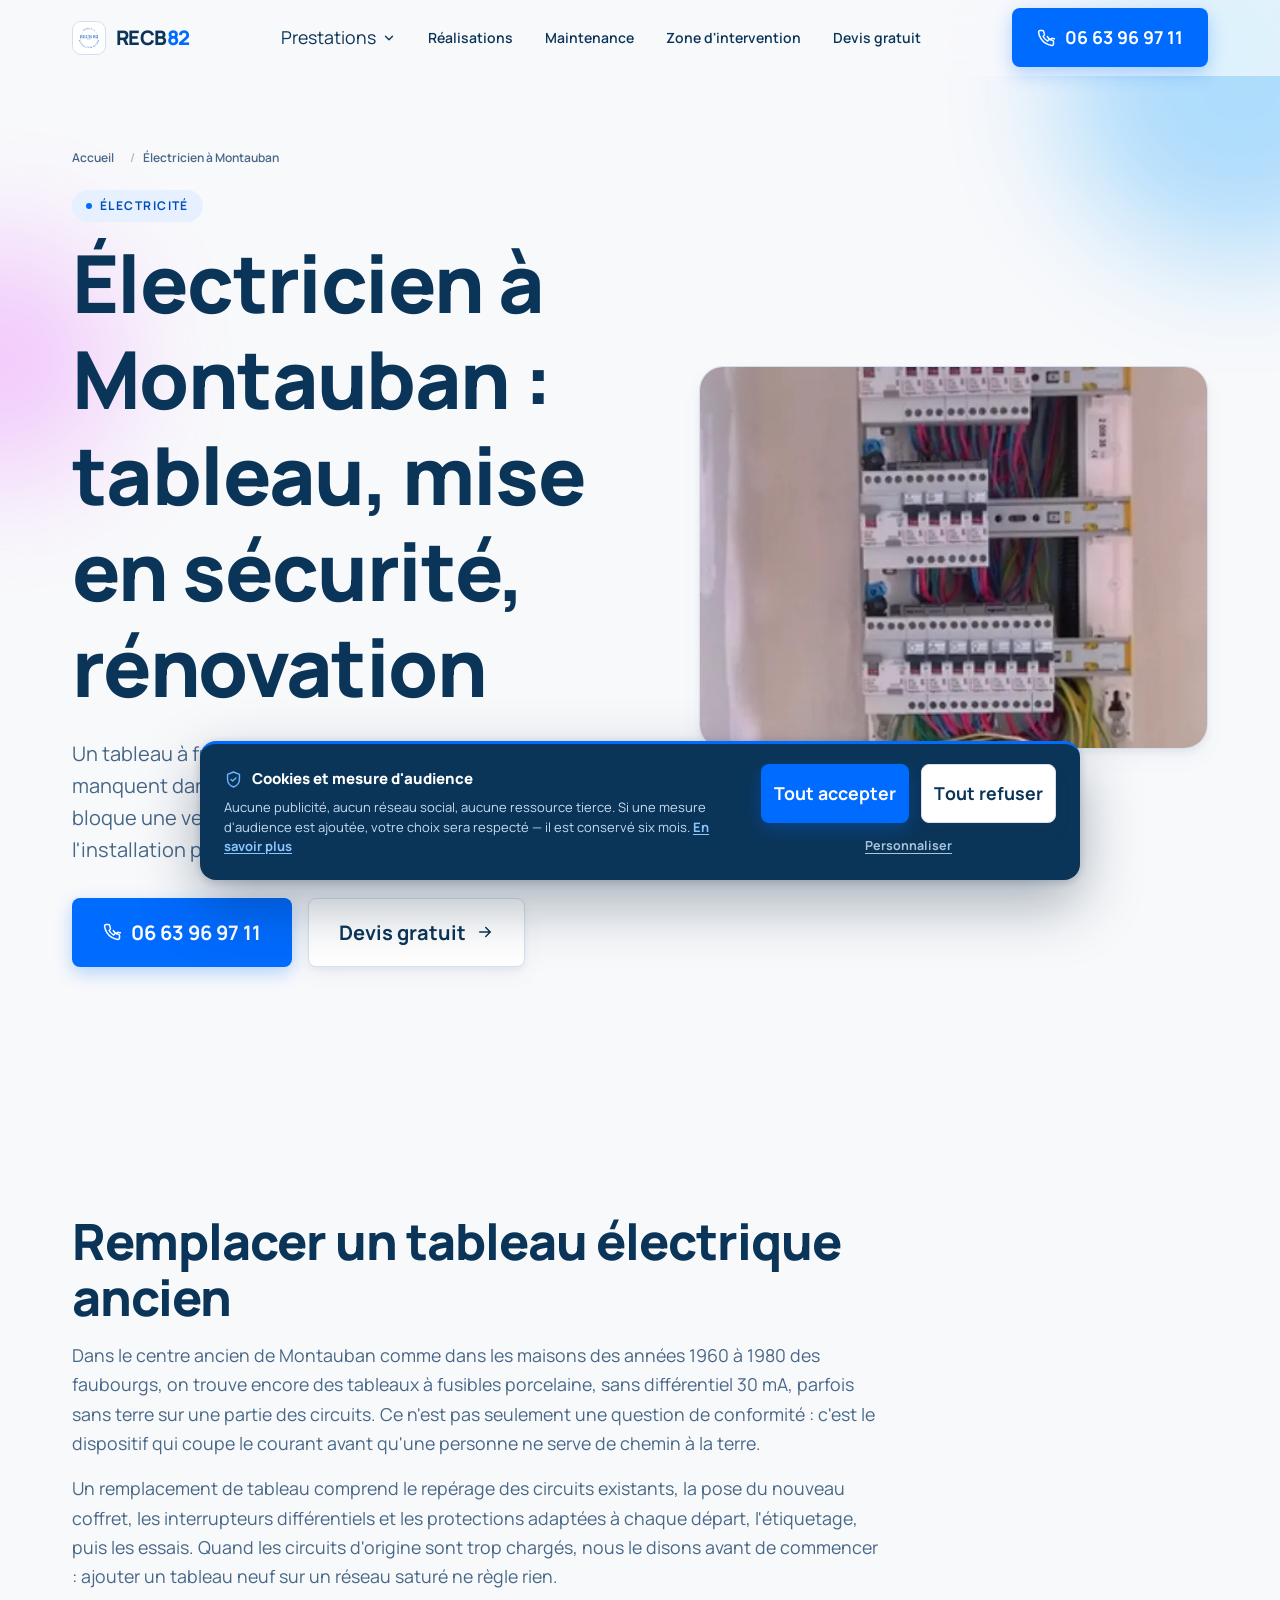
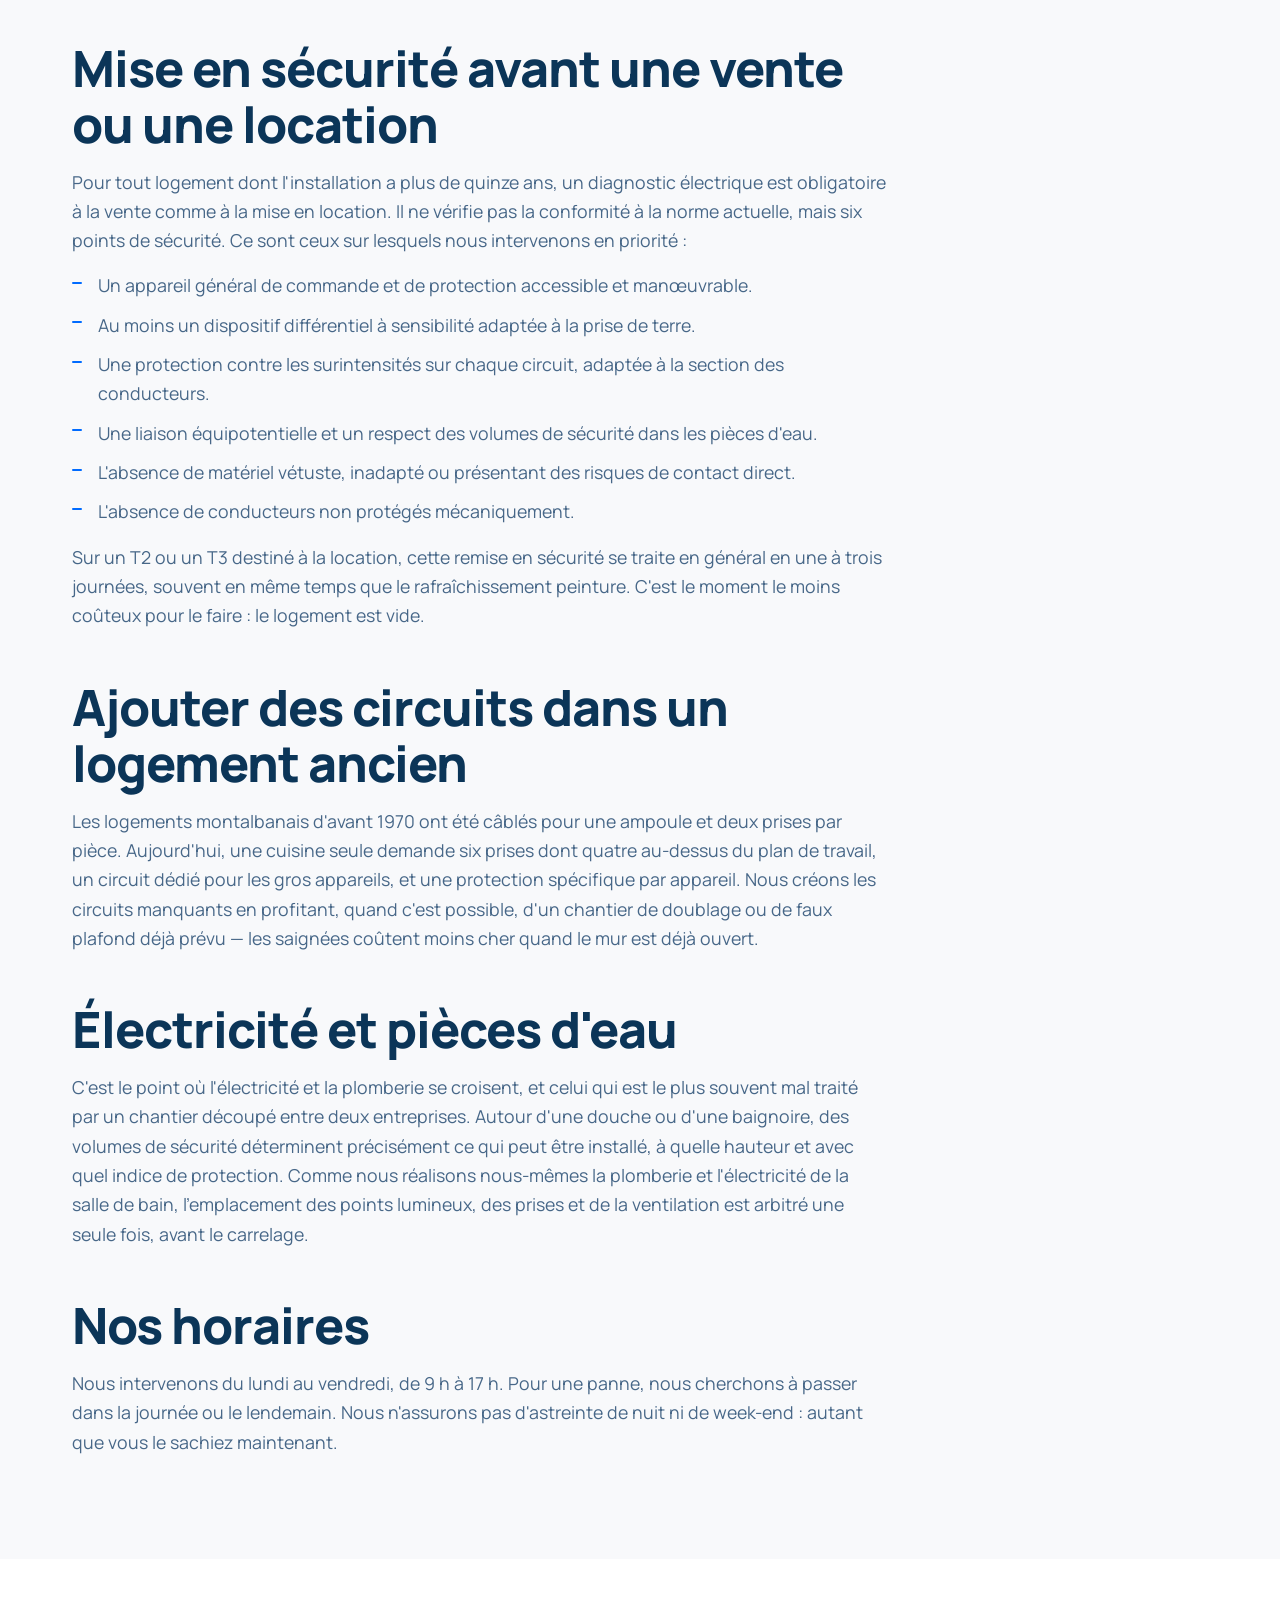
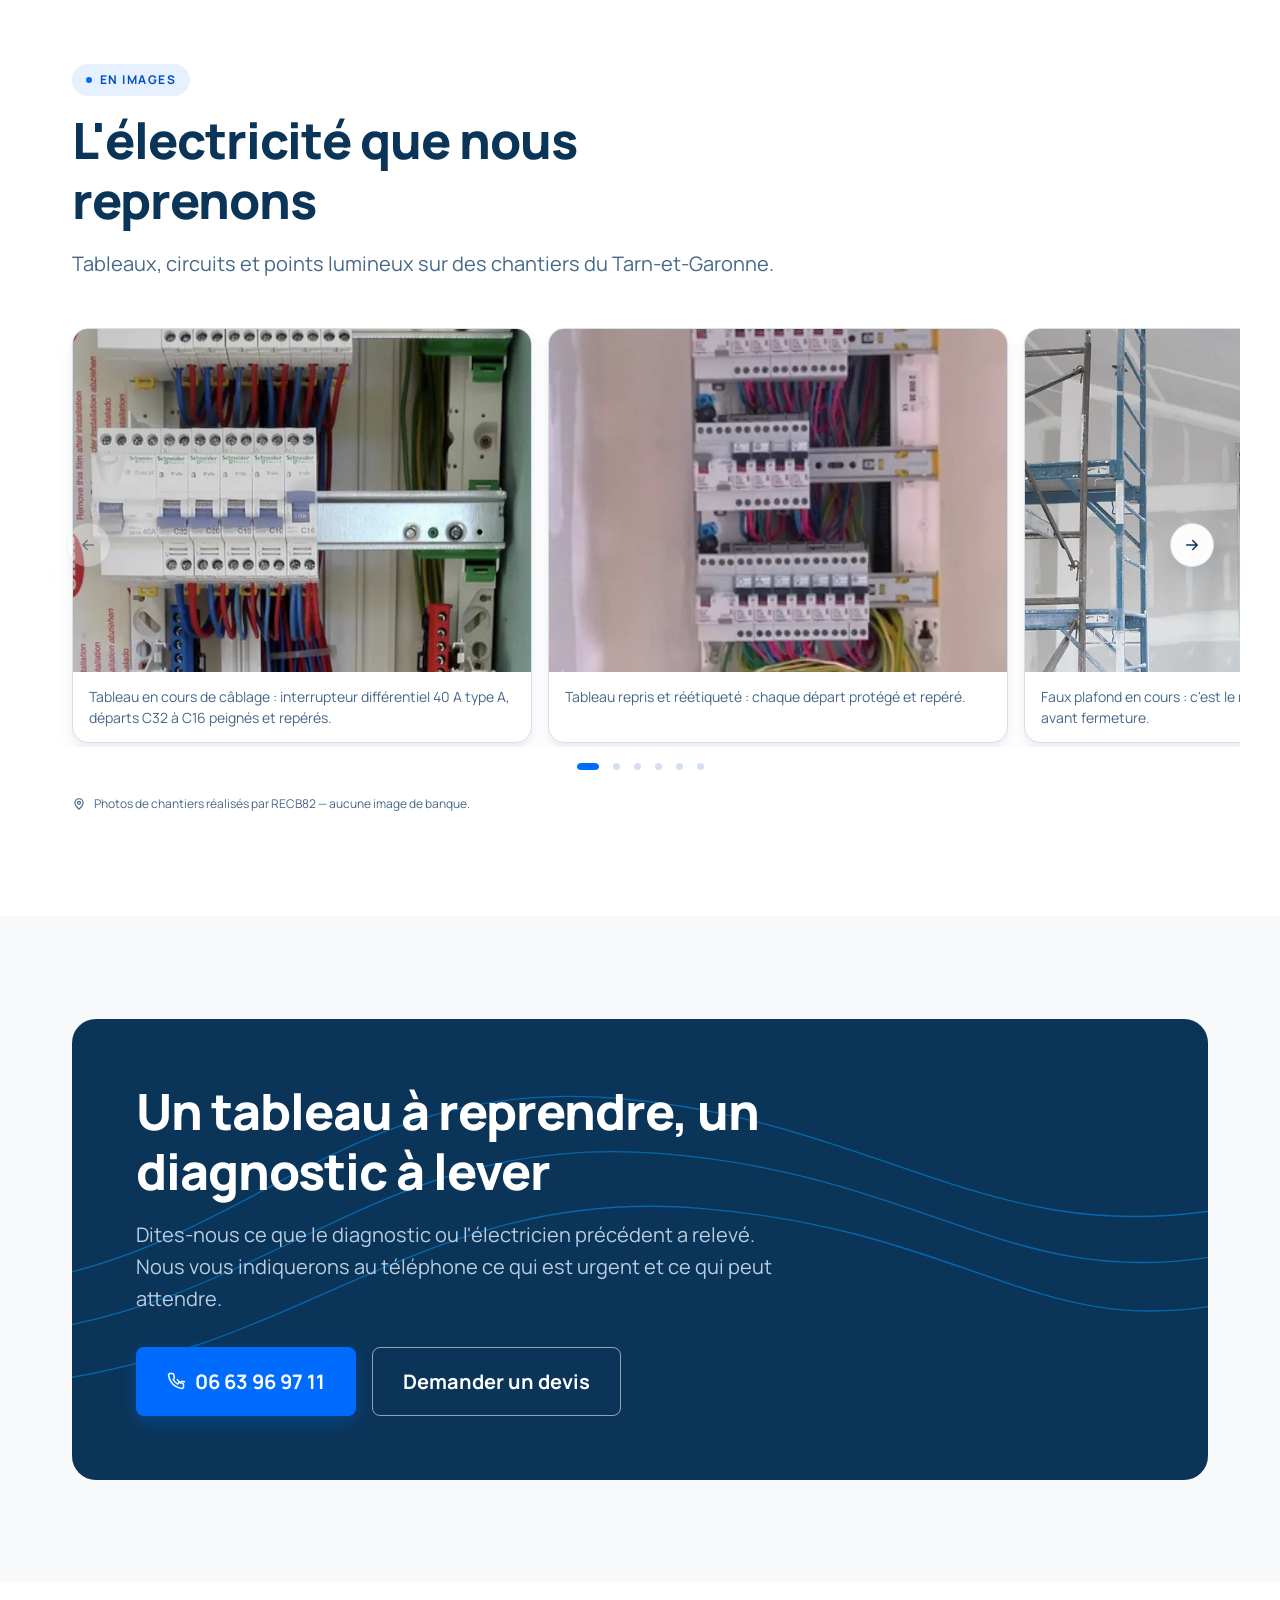
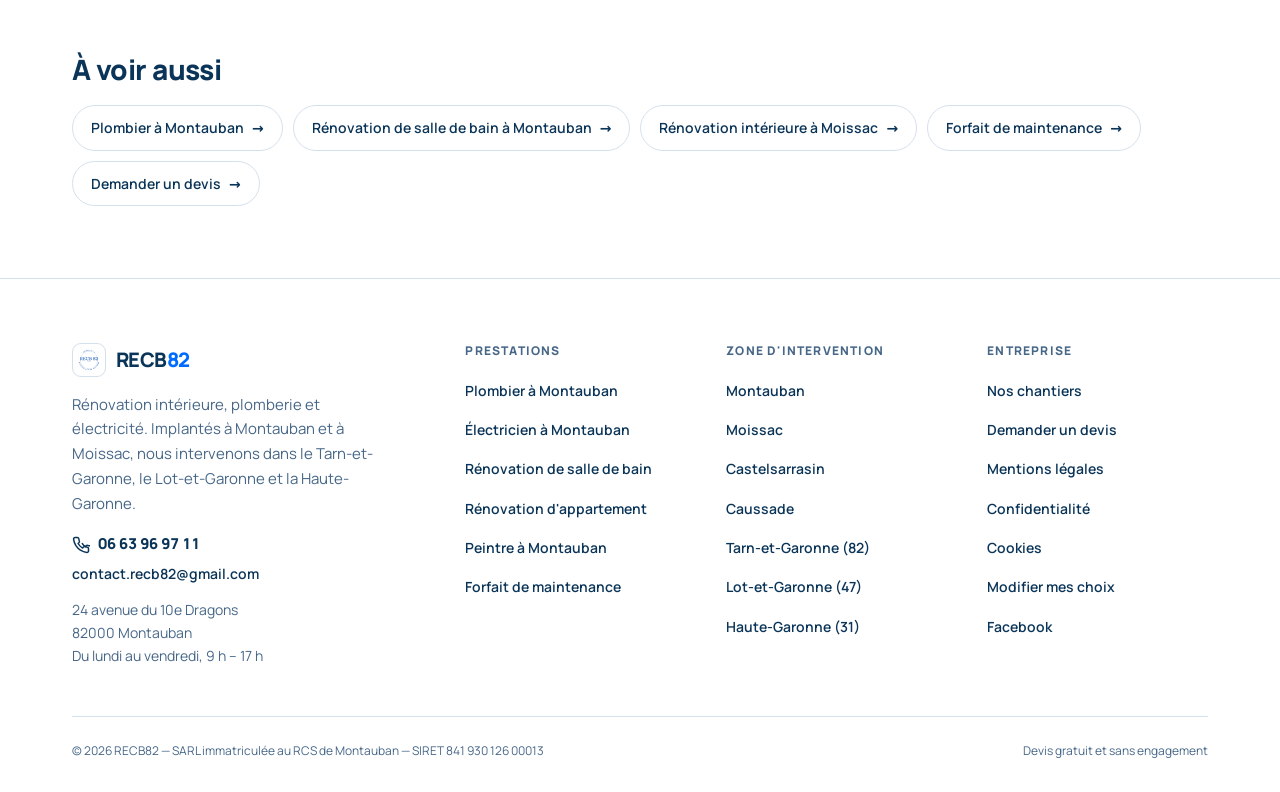
<file: electricien-montauban.html>
<!DOCTYPE html>
<html lang="fr">
<head>
  <meta charset="utf-8">
  <meta name="viewport" content="width=device-width, initial-scale=1">
  <title>Électricien à Montauban — mise aux normes | RECB82</title>
  <meta name="description" content="Électricien à Montauban : remplacement de tableau, mise en sécurité avant location, création de circuits, dépannage. Devis gratuit. 06 63 96 97 11.">
  <link rel="canonical" href="https://www.recb82.com/electricien-montauban">
  <meta property="og:type" content="website">
  <meta property="og:locale" content="fr_FR">
  <meta property="og:site_name" content="RECB82">
  <meta property="og:title" content="Électricien à Montauban — mise aux normes | RECB82">
  <meta property="og:description" content="Électricien à Montauban : remplacement de tableau, mise en sécurité avant location, création de circuits, dépannage. Devis gratuit. 06 63 96 97 11.">
  <meta property="og:url" content="https://www.recb82.com/electricien-montauban">
  <meta name="theme-color" content="#f8f9fb">
  <link rel="icon" href="/favicon.svg" type="image/svg+xml">
  <link rel="preload" href="/assets/fonts/manrope-latin.woff2" as="font" type="font/woff2" crossorigin>
  <!-- CSS critique en ligne : la page s'affiche sans attendre la feuille complète.
       Reproduit tel quel sur chaque page, voir README avant de le modifier. -->
  <style>:root{--ink:#0b3558;--blue:#006bff;--blue-dark:#0056cc;--slate:#476788;--mist:#a6bbd1;--cloud:#f8f9fb;--paper:#fff;--pebble:#f0f3f8;--hairline:#d4e0ed;--cobalt:#004eba;--magenta:#e55cff;--cyan:#0099ff;--font:'Manrope',ui-sans-serif,system-ui,-apple-system,'Segoe UI',Roboto,sans-serif;--t-caption:12px;--t-small:14px;--t-body:clamp(16px,.95rem + .2vw,18px);--t-lead:clamp(17px,1rem + .5vw,20px);--t-h1:clamp(30px,1.3rem + 4.6vw,68px);--t-display:clamp(34px,1.4rem + 5.4vw,80px);--s-1:8px;--s-2:16px;--s-3:24px;--s-4:32px;--s-5:40px;--r-btn:8px;--r-pill:9999px;--max:1200px;--gutter:clamp(16px,4vw,32px);--header-h:64px;--ease-out:cubic-bezier(.16,1,.3,1)}
@font-face{font-family:'Manrope';font-style:normal;font-weight:400 800;font-display:swap;src:url('/assets/fonts/manrope-latin.woff2') format('woff2');unicode-range:U+0000-00FF,U+0131,U+0152-0153,U+02BB-02BC,U+02C6,U+02DA,U+02DC,U+0304,U+0308,U+0329,U+2000-206F,U+20AC,U+2122,U+2191,U+2193,U+2212,U+2215,U+FEFF,U+FFFD}
@font-face{font-family:'Manrope';font-style:normal;font-weight:400 800;font-display:swap;src:url('/assets/fonts/manrope-latin-ext.woff2') format('woff2');unicode-range:U+0100-02BA,U+02BD-02C5,U+02C7-02CC,U+02CE-02D7,U+02DD-02FF,U+0304,U+0308,U+0329,U+1D00-1DBF,U+1E00-1E9F,U+1EF2-1EFF,U+2020,U+20A0-20AB,U+20AD-20C0,U+2113,U+2C60-2C7F,U+A720-A7FF}
*,*::before,*::after{box-sizing:border-box}*{margin:0}
html{-webkit-text-size-adjust:100%}
body{font-family:var(--font);font-size:var(--t-body);line-height:1.65;color:var(--ink);background:var(--cloud);-webkit-font-smoothing:antialiased;overflow-x:hidden;padding-bottom:calc(64px + env(safe-area-inset-bottom))}
img,svg{display:block;max-width:100%;height:auto}
a{color:inherit;text-decoration:none}ul{list-style:none;padding:0}
button{background:none;border:0;cursor:pointer;font:inherit;color:inherit}
h1{font-size:var(--t-h1);font-weight:800;line-height:1.12;letter-spacing:-.02em}
p{color:var(--slate)}
.wrap{width:100%;max-width:var(--max);margin-inline:auto;padding-inline:var(--gutter)}
.header{position:fixed;top:0;left:0;right:0;z-index:110;height:var(--header-h);display:flex;align-items:center;background:rgba(248,249,251,.72);backdrop-filter:blur(14px) saturate(160%);-webkit-backdrop-filter:blur(14px) saturate(160%);border-bottom:1px solid transparent}
.header__inner{display:flex;align-items:center;justify-content:space-between;gap:var(--s-2);width:100%}
.logo{display:inline-flex;align-items:center;gap:10px;font-weight:800;letter-spacing:-.03em;font-size:20px}
.logo__mark{width:34px;height:34px;border-radius:9px;flex:none;background:var(--ink);color:var(--paper);display:grid;place-items:center;font-size:13px;font-weight:800;letter-spacing:0}
.logo__82{color:var(--blue)}
.nav{display:none}.header__cta{display:none;align-items:center;gap:var(--s-1)}
.burger{width:44px;height:44px;display:grid;place-items:center;border-radius:var(--r-btn);border:1px solid var(--hairline);background:var(--paper)}
.burger__box{position:relative;width:20px;height:14px}
.burger__box span{position:absolute;left:0;height:2px;width:100%;border-radius:2px;background:var(--ink)}
.burger__box span:nth-child(1){top:0}.burger__box span:nth-child(2){top:6px;width:70%}.burger__box span:nth-child(3){top:12px}
.btn{position:relative;display:inline-flex;align-items:center;justify-content:center;gap:10px;padding:14px 24px;font-size:var(--t-body);font-weight:700;border-radius:var(--r-btn);border:1px solid transparent;white-space:nowrap;overflow:hidden;isolation:isolate}
.btn--primary{background:var(--blue);color:var(--paper);box-shadow:0 6px 18px rgba(0,107,255,.28)}
.btn--dark{background:var(--ink);color:var(--paper)}
.btn--ghost{background:var(--paper);color:var(--ink);border-color:var(--hairline)}
.btn--lg{padding:17px 30px;font-size:var(--t-lead)}
.btn-row{display:flex;flex-wrap:wrap;gap:var(--s-2)}
.lead{font-size:var(--t-lead);line-height:1.6;color:var(--slate)}
.hero{position:relative;isolation:isolate;padding-top:calc(var(--header-h) + clamp(24px,6vw,72px));padding-bottom:clamp(48px,8vw,96px);overflow:hidden}
.hero__grid{display:grid;gap:clamp(40px,6vw,64px);align-items:center}
.hero h1{margin-bottom:var(--s-3);font-size:var(--t-display)}
.hero .lead{margin-bottom:var(--s-4);max-width:54ch}
.hero__badges{display:flex;flex-wrap:wrap;gap:8px;margin-bottom:var(--s-3)}
.eyebrow{display:inline-flex;align-items:center;gap:8px;font-size:var(--t-caption);font-weight:700;letter-spacing:.12em;text-transform:uppercase;color:var(--cobalt);background:#e6f0ff;padding:6px 14px;border-radius:var(--r-pill)}
.blob{position:absolute;border-radius:50%;filter:blur(60px);opacity:.14;pointer-events:none;z-index:-1}.logo__mark{background:#fff;border:1px solid var(--hairline);padding:3px;overflow:hidden}.logo__mark img{width:100%;height:100%;object-fit:contain}.hero--photo{position:relative;display:grid;grid-template-rows:auto 1fr;padding-top:var(--header-h);padding-bottom:clamp(28px,5vw,64px);background:#061f37;overflow:hidden;isolation:isolate;color:#fff}.hero__ba{position:relative;aspect-ratio:4/3;--pos:0%}.hero__ba img{position:absolute;inset:0;width:100%;height:100%;object-fit:cover;object-position:50% 62%}.hero__after{position:absolute;inset:0;clip-path:inset(0 0 0 var(--pos))}.hero__scrim{display:none;position:absolute;inset:0;z-index:-1;pointer-events:none}.hero__content{position:relative;z-index:1;width:100%}.hero--photo h1{color:#fff;font-size:clamp(30px,1.4rem + 2.9vw,52px);margin-bottom:var(--s-3)}.hero__content{padding-block:clamp(26px,6vw,44px)}.hero--photo .lead{color:#d8e6f5;max-width:52ch;margin-bottom:var(--s-3)}.hero--photo .eyebrow{background:rgba(255,255,255,.14);color:#fff}.header--over:not(.is-stuck){background:linear-gradient(180deg,rgba(6,31,55,.55),transparent);backdrop-filter:none;-webkit-backdrop-filter:none}.header--over:not(.is-stuck) .nav__link,.header--over:not(.is-stuck) .logo{color:#fff}.header--over:not(.is-stuck) .burger{background:rgba(255,255,255,.14);border-color:rgba(255,255,255,.3)}.header--over:not(.is-stuck) .burger__box span{background:#fff}.js [data-reveal]{opacity:0;transform:translate3d(0,28px,0);filter:blur(6px);transition:opacity .8s var(--ease-out),transform .8s var(--ease-out),filter .8s var(--ease-out);transition-delay:var(--d,0ms)}
.js [data-reveal="left"]{transform:translate3d(-36px,0,0)}
.js [data-reveal="right"]{transform:translate3d(36px,0,0)}
.js [data-reveal="scale"]{transform:scale(.94)}
.js [data-reveal].is-in{opacity:1;transform:none;filter:none}
.js .callbar{transform:translateY(110%)}
@media(min-width:860px){.blob{opacity:.3}.hero__grid{grid-template-columns:1.05fr .95fr}.hero--photo{display:flex;align-items:center;min-height:min(90svh,800px);padding-top:calc(var(--header-h) + 24px)}.hero__ba{position:absolute;inset:0;z-index:-2;aspect-ratio:auto}.hero__content>div{max-width:620px}.hero__scrim{display:block;background:linear-gradient(95deg,rgba(6,31,55,.96) 0%,rgba(6,31,55,.9) 32%,rgba(6,31,55,.52) 52%,rgba(6,31,55,.1) 72%,rgba(6,31,55,.32) 100%),linear-gradient(180deg,rgba(6,31,55,.5) 0%,transparent 32%,rgba(6,31,55,.45) 100%)}}
@media(min-width:1000px){:root{--header-h:76px}body{padding-bottom:0}.nav{display:block}.header__cta{display:flex}.burger{display:none}}
@media(prefers-reduced-motion:reduce){.js [data-reveal]{opacity:1!important;transform:none!important;filter:none!important}.js .callbar{transform:none}}</style>
  <link rel="preload" href="/assets/css/styles.css" as="style" onload="this.rel='stylesheet';this.onload=null">
  <noscript><link rel="stylesheet" href="/assets/css/styles.css"></noscript>
  <script>document.documentElement.className+=' js'</script>
  <noscript><style>.burger{display:none}</style></noscript>
  <script type="application/ld+json">
  [
  {
    "@context": "https://schema.org",
    "@type": "Electrician",
    "@id": "https://www.recb82.com/#entreprise",
    "name": "RECB82",
    "legalName": "RECB82",
    "description": "Electricien a Montauban : remplacement de tableau, mise en securite avant location, creation de circuits, depannage.",
    "url": "https://www.recb82.com/electricien-montauban",
    "telephone": "+33663969711",
    "email": "contact.recb82@gmail.com",
    "image": "https://www.recb82.com/favicon.svg",
    "priceRange": "$$",
    "currenciesAccepted": "EUR",
    "foundingDate": "2018-08-21",
    "address": {
      "@type": "PostalAddress",
      "streetAddress": "24 avenue du 10e Dragons",
      "postalCode": "82000",
      "addressLocality": "Montauban",
      "addressRegion": "Occitanie",
      "addressCountry": "FR"
    },
    "geo": { "@type": "GeoCoordinates", "latitude": 44.0181, "longitude": 1.3550 },
    "areaServed": [
      { "@type": "City", "name": "Montauban" },
      { "@type": "City", "name": "Moissac" },
      { "@type": "City", "name": "Castelsarrasin" },
      { "@type": "City", "name": "Caussade" },
      { "@type": "City", "name": "Negrepelisse" },
      { "@type": "City", "name": "Montech" },
      { "@type": "AdministrativeArea", "name": "Tarn-et-Garonne" },
      { "@type": "AdministrativeArea", "name": "Lot-et-Garonne" },
      { "@type": "AdministrativeArea", "name": "Haute-Garonne" }
    ],
    "openingHoursSpecification": [{
      "@type": "OpeningHoursSpecification",
      "dayOfWeek": ["Monday","Tuesday","Wednesday","Thursday","Friday"],
      "opens": "09:00",
      "closes": "17:00"
    }],
    "sameAs": ["https://www.facebook.com/Recb82-275847596385836"]
  },
  {"@context":"https://schema.org","@type":"BreadcrumbList","itemListElement":[{"@type":"ListItem","position":1,"name":"Accueil","item":"https://www.recb82.com/"},{"@type":"ListItem","position":2,"name":"Électricien à Montauban","item":"https://www.recb82.com/electricien-montauban"}]}
  ]
  </script>
</head>
<body>
<a class="skip-link" href="#main">Aller au contenu</a>
<div class="progress" aria-hidden="true"></div>
<header class="header">
  <div class="wrap header__inner">
    <a class="logo" href="/" aria-label="RECB82, accueil">
      <span class="logo__mark"><img src="/assets/img/logo-recb82-192.png" alt="" width="192" height="192" decoding="async"></span>
      <span>RECB<span class="logo__82">82</span></span>
    </a>
    <nav class="nav" aria-label="Navigation principale">
      <ul class="nav__list">
        <li class="nav__item nav__item--mega">
          <button class="nav__link nav__link--mega" type="button" aria-expanded="false" aria-controls="mega-prestations">Prestations <svg class="nav__chevron" width="14" height="14" viewBox="0 0 24 24" fill="none" stroke="currentColor" stroke-width="2.4" stroke-linecap="round" stroke-linejoin="round" aria-hidden="true"><path d="m6 9 6 6 6-6"/></svg></button>
      <div class="mega" id="mega-prestations">
        <div class="mega__inner">
        <div class="mega__col">
          <p class="mega__titre">Nos métiers</p>
          <ul class="mega__liste">
            <li style="--i:0">
              <a class="mega__link" href="/plombier-montauban">
                <span class="mega__icon" aria-hidden="true"><svg width="26" height="26" viewBox="0 0 24 24" fill="none" stroke="currentColor" stroke-width="1.8" stroke-linecap="round" stroke-linejoin="round" aria-hidden="true"><path d="M12 2.5S5.5 9.3 5.5 14a6.5 6.5 0 0 0 13 0c0-4.7-6.5-11.5-6.5-11.5Z"/><path d="M9.5 14.5a2.5 2.5 0 0 0 2.5 2.5"/></svg></span>
                <span class="mega__texte">
                  <span class="mega__nom">Plomberie</span>
                  <span class="mega__phrase">Fuites, chauffe-eau, réseaux et pièces humides</span>
                </span>
              </a>
            </li>
            <li style="--i:1">
              <a class="mega__link" href="/electricien-montauban" aria-current="page">
                <span class="mega__icon" aria-hidden="true"><svg width="26" height="26" viewBox="0 0 24 24" fill="none" stroke="currentColor" stroke-width="1.8" stroke-linecap="round" stroke-linejoin="round" aria-hidden="true"><path d="M13.5 2 4 13.5h6.5L10 22l9.5-11.5H13l.5-8.5Z"/></svg></span>
                <span class="mega__texte">
                  <span class="mega__nom">Électricité</span>
                  <span class="mega__phrase">Tableaux, mise aux normes, points lumineux</span>
                </span>
              </a>
            </li>
            <li style="--i:2">
              <a class="mega__link" href="/peintre-montauban">
                <span class="mega__icon" aria-hidden="true"><svg width="26" height="26" viewBox="0 0 24 24" fill="none" stroke="currentColor" stroke-width="1.8" stroke-linecap="round" stroke-linejoin="round" aria-hidden="true"><rect x="3" y="3" width="13" height="6" rx="1.5"/><path d="M16 6h3.5A1.5 1.5 0 0 1 21 7.5V11a1.5 1.5 0 0 1-1.5 1.5H12"/><rect x="9.5" y="12.5" width="5" height="9" rx="1.5"/></svg></span>
                <span class="mega__texte">
                  <span class="mega__nom">Peinture et finitions</span>
                  <span class="mega__phrase">Murs, plafonds, enduits décoratifs</span>
                </span>
              </a>
            </li>
            <li style="--i:3">
              <a class="mega__link" href="/renovation-salle-de-bain-montauban">
                <span class="mega__icon" aria-hidden="true"><svg width="26" height="26" viewBox="0 0 24 24" fill="none" stroke="currentColor" stroke-width="1.8" stroke-linecap="round" stroke-linejoin="round" aria-hidden="true"><path d="M12 2.5 4.5 5.5v6c0 4.6 3.1 8.6 7.5 10 4.4-1.4 7.5-5.4 7.5-10v-6L12 2.5Z"/><path d="m9 12 2 2 4-4"/></svg></span>
                <span class="mega__texte">
                  <span class="mega__nom">Salle de bain</span>
                  <span class="mega__phrase">La pièce reprise entièrement, plomberie comprise</span>
                </span>
              </a>
            </li>
          </ul>
        </div>
        <div class="mega__col">
          <p class="mega__titre">Types de chantier</p>
          <ul class="mega__liste">
            <li style="--i:4">
              <a class="mega__link" href="/renovation-appartement-montauban">
                <span class="mega__icon" aria-hidden="true"><svg width="14" height="14" viewBox="0 0 24 24" fill="none" stroke="currentColor" stroke-width="2" stroke-linecap="round" stroke-linejoin="round" aria-hidden="true"><path d="M14.5 6.5a4 4 0 0 0 5 5l-9 9a2.8 2.8 0 0 1-4-4l9-9a4 4 0 0 0-1 1Z"/></svg></span>
                <span class="mega__texte">
                  <span class="mega__nom">Rénovation d'appartement</span>
                  <span class="mega__phrase">Remise en location, sols, cloisons et peinture</span>
                </span>
              </a>
            </li>
            <li style="--i:5">
              <a class="mega__link" href="/renovation-interieure-moissac">
                <span class="mega__icon" aria-hidden="true"><svg width="26" height="26" viewBox="0 0 24 24" fill="none" stroke="currentColor" stroke-width="1.8" stroke-linecap="round" stroke-linejoin="round" aria-hidden="true"><path d="M12 21.5s7-6.4 7-11.5a7 7 0 1 0-14 0c0 5.1 7 11.5 7 11.5Z"/><circle cx="12" cy="10" r="2.6"/></svg></span>
                <span class="mega__texte">
                  <span class="mega__nom">Rénovation à Moissac</span>
                  <span class="mega__phrase">Aménagement, cloisons et finitions</span>
                </span>
              </a>
            </li>
            <li style="--i:6">
              <a class="mega__link" href="/realisations">
                <span class="mega__icon" aria-hidden="true"><svg width="26" height="26" viewBox="0 0 24 24" fill="none" stroke="currentColor" stroke-width="1.8" stroke-linecap="round" stroke-linejoin="round" aria-hidden="true"><rect x="3" y="4.5" width="18" height="15" rx="2.5"/><circle cx="8.5" cy="9.5" r="1.6"/><path d="m3.5 17 4.8-4.4a2 2 0 0 1 2.7 0l3 2.8m0 0 1.8-1.6a2 2 0 0 1 2.7 0l2 1.8"/></svg></span>
                <span class="mega__texte">
                  <span class="mega__nom">Nos réalisations</span>
                  <span class="mega__phrase">Les chantiers en détail, avant et après</span>
                </span>
              </a>
            </li>
            <li style="--i:7">
              <a class="mega__link" href="/#forfait">
                <span class="mega__icon" aria-hidden="true"><svg width="14" height="14" viewBox="0 0 24 24" fill="none" stroke="currentColor" stroke-width="2" stroke-linecap="round" stroke-linejoin="round" aria-hidden="true"><circle cx="12" cy="12" r="9"/><path d="M12 7v5l3.5 2"/></svg></span>
                <span class="mega__texte">
                  <span class="mega__nom">Forfait maintenance</span>
                  <span class="mega__phrase">Un artisan disponible à l'année</span>
                </span>
              </a>
            </li>
          </ul>
        </div>
        <div class="mega__col mega__col--encart">
          <p class="mega__titre">Où nous intervenons</p>
          <p class="mega__encart-texte">Montauban, Moissac, Castelsarrasin, Caussade et tout le Tarn-et-Garonne. Déplacement et devis gratuits.</p>
          <a class="btn btn--primary btn--block" href="/devis">Devis gratuit <svg width="18" height="18" viewBox="0 0 24 24" fill="none" stroke="currentColor" stroke-width="2" stroke-linecap="round" stroke-linejoin="round" aria-hidden="true"><path d="M5 12h14M13 6l6 6-6 6"/></svg></a>
          <a class="mega__tel" href="tel:+33663969711"><svg width="18" height="18" viewBox="0 0 24 24" fill="none" stroke="currentColor" stroke-width="2" stroke-linecap="round" stroke-linejoin="round" aria-hidden="true"><path d="M13.8 10.2a10.6 10.6 0 0 0 4 4l1.4-1.4a1.5 1.5 0 0 1 1.6-.3c1 .4 2.2.6 3.2.6v0"/><path d="M22 16.9v3a2 2 0 0 1-2.2 2 19.8 19.8 0 0 1-8.6-3.1 19.5 19.5 0 0 1-6-6A19.8 19.8 0 0 1 2.1 4.2 2 2 0 0 1 4.1 2h3a2 2 0 0 1 2 1.7c.1 1 .4 2 .7 2.9a2 2 0 0 1-.4 2.1L8.1 10a16 16 0 0 0 6 6l1.3-1.3a2 2 0 0 1 2.1-.5c1 .4 1.9.6 2.9.8a2 2 0 0 1 1.7 2Z"/></svg> 06 63 96 97 11</a>
          <p class="mega__horaires">Du lundi au vendredi, 9 h – 17 h</p>
        </div>
        </div>
      </div>
        </li>
        <li class="nav__item"><a class="nav__link" href="/realisations">Réalisations</a></li>
        <li class="nav__item"><a class="nav__link" href="/#forfait">Maintenance</a></li>
        <li class="nav__item"><a class="nav__link" href="/#zones">Zone d'intervention</a></li>
        <li class="nav__item"><a class="nav__link" href="/devis">Devis gratuit</a></li>
      </ul>
    </nav>
    <div class="header__cta">
      <a class="btn btn--primary" href="tel:+33663969711" data-magnetic="6"><svg width="18" height="18" viewBox="0 0 24 24" fill="none" stroke="currentColor" stroke-width="2" stroke-linecap="round" stroke-linejoin="round" aria-hidden="true"><path d="M13.8 10.2a10.6 10.6 0 0 0 4 4l1.4-1.4a1.5 1.5 0 0 1 1.6-.3c1 .4 2.2.6 3.2.6v0"/><path d="M22 16.9v3a2 2 0 0 1-2.2 2 19.8 19.8 0 0 1-8.6-3.1 19.5 19.5 0 0 1-6-6A19.8 19.8 0 0 1 2.1 4.2 2 2 0 0 1 4.1 2h3a2 2 0 0 1 2 1.7c.1 1 .4 2 .7 2.9a2 2 0 0 1-.4 2.1L8.1 10a16 16 0 0 0 6 6l1.3-1.3a2 2 0 0 1 2.1-.5c1 .4 1.9.6 2.9.8a2 2 0 0 1 1.7 2Z"/></svg> 06 63 96 97 11</a>
    </div>
    <button class="burger" type="button" aria-expanded="false" aria-controls="menu" aria-label="Ouvrir le menu">
      <span class="burger__box" aria-hidden="true"><span></span><span></span><span></span></span>
    </button>
  </div>
</header>

<div class="drawer" id="menu">
  <nav class="drawer__list" aria-label="Menu mobile">
      <p class="drawer__titre">Nos métiers</p>
      <a class="drawer__link" href="/plombier-montauban"><span class="drawer__icon" aria-hidden="true"><svg width="26" height="26" viewBox="0 0 24 24" fill="none" stroke="currentColor" stroke-width="1.8" stroke-linecap="round" stroke-linejoin="round" aria-hidden="true"><path d="M12 2.5S5.5 9.3 5.5 14a6.5 6.5 0 0 0 13 0c0-4.7-6.5-11.5-6.5-11.5Z"/><path d="M9.5 14.5a2.5 2.5 0 0 0 2.5 2.5"/></svg></span><span class="drawer__texte"><span class="drawer__nom">Plomberie</span><span class="drawer__phrase">Fuites, chauffe-eau, réseaux et pièces humides</span></span><svg width="22" height="22" viewBox="0 0 24 24" fill="none" stroke="currentColor" stroke-width="2" stroke-linecap="round" stroke-linejoin="round" aria-hidden="true"><path d="M5 12h14M13 6l6 6-6 6"/></svg></a>
      <a class="drawer__link" href="/electricien-montauban"><span class="drawer__icon" aria-hidden="true"><svg width="26" height="26" viewBox="0 0 24 24" fill="none" stroke="currentColor" stroke-width="1.8" stroke-linecap="round" stroke-linejoin="round" aria-hidden="true"><path d="M13.5 2 4 13.5h6.5L10 22l9.5-11.5H13l.5-8.5Z"/></svg></span><span class="drawer__texte"><span class="drawer__nom">Électricité</span><span class="drawer__phrase">Tableaux, mise aux normes, points lumineux</span></span><svg width="22" height="22" viewBox="0 0 24 24" fill="none" stroke="currentColor" stroke-width="2" stroke-linecap="round" stroke-linejoin="round" aria-hidden="true"><path d="M5 12h14M13 6l6 6-6 6"/></svg></a>
      <a class="drawer__link" href="/peintre-montauban"><span class="drawer__icon" aria-hidden="true"><svg width="26" height="26" viewBox="0 0 24 24" fill="none" stroke="currentColor" stroke-width="1.8" stroke-linecap="round" stroke-linejoin="round" aria-hidden="true"><rect x="3" y="3" width="13" height="6" rx="1.5"/><path d="M16 6h3.5A1.5 1.5 0 0 1 21 7.5V11a1.5 1.5 0 0 1-1.5 1.5H12"/><rect x="9.5" y="12.5" width="5" height="9" rx="1.5"/></svg></span><span class="drawer__texte"><span class="drawer__nom">Peinture et finitions</span><span class="drawer__phrase">Murs, plafonds, enduits décoratifs</span></span><svg width="22" height="22" viewBox="0 0 24 24" fill="none" stroke="currentColor" stroke-width="2" stroke-linecap="round" stroke-linejoin="round" aria-hidden="true"><path d="M5 12h14M13 6l6 6-6 6"/></svg></a>
      <a class="drawer__link" href="/renovation-salle-de-bain-montauban"><span class="drawer__icon" aria-hidden="true"><svg width="26" height="26" viewBox="0 0 24 24" fill="none" stroke="currentColor" stroke-width="1.8" stroke-linecap="round" stroke-linejoin="round" aria-hidden="true"><path d="M12 2.5 4.5 5.5v6c0 4.6 3.1 8.6 7.5 10 4.4-1.4 7.5-5.4 7.5-10v-6L12 2.5Z"/><path d="m9 12 2 2 4-4"/></svg></span><span class="drawer__texte"><span class="drawer__nom">Salle de bain</span><span class="drawer__phrase">La pièce reprise entièrement, plomberie comprise</span></span><svg width="22" height="22" viewBox="0 0 24 24" fill="none" stroke="currentColor" stroke-width="2" stroke-linecap="round" stroke-linejoin="round" aria-hidden="true"><path d="M5 12h14M13 6l6 6-6 6"/></svg></a>
      <p class="drawer__titre">Types de chantier</p>
      <a class="drawer__link" href="/renovation-appartement-montauban"><span class="drawer__icon" aria-hidden="true"><svg width="14" height="14" viewBox="0 0 24 24" fill="none" stroke="currentColor" stroke-width="2" stroke-linecap="round" stroke-linejoin="round" aria-hidden="true"><path d="M14.5 6.5a4 4 0 0 0 5 5l-9 9a2.8 2.8 0 0 1-4-4l9-9a4 4 0 0 0-1 1Z"/></svg></span><span class="drawer__texte"><span class="drawer__nom">Rénovation d'appartement</span><span class="drawer__phrase">Remise en location, sols, cloisons et peinture</span></span><svg width="22" height="22" viewBox="0 0 24 24" fill="none" stroke="currentColor" stroke-width="2" stroke-linecap="round" stroke-linejoin="round" aria-hidden="true"><path d="M5 12h14M13 6l6 6-6 6"/></svg></a>
      <a class="drawer__link" href="/renovation-interieure-moissac"><span class="drawer__icon" aria-hidden="true"><svg width="26" height="26" viewBox="0 0 24 24" fill="none" stroke="currentColor" stroke-width="1.8" stroke-linecap="round" stroke-linejoin="round" aria-hidden="true"><path d="M12 21.5s7-6.4 7-11.5a7 7 0 1 0-14 0c0 5.1 7 11.5 7 11.5Z"/><circle cx="12" cy="10" r="2.6"/></svg></span><span class="drawer__texte"><span class="drawer__nom">Rénovation à Moissac</span><span class="drawer__phrase">Aménagement, cloisons et finitions</span></span><svg width="22" height="22" viewBox="0 0 24 24" fill="none" stroke="currentColor" stroke-width="2" stroke-linecap="round" stroke-linejoin="round" aria-hidden="true"><path d="M5 12h14M13 6l6 6-6 6"/></svg></a>
      <a class="drawer__link" href="/realisations"><span class="drawer__icon" aria-hidden="true"><svg width="26" height="26" viewBox="0 0 24 24" fill="none" stroke="currentColor" stroke-width="1.8" stroke-linecap="round" stroke-linejoin="round" aria-hidden="true"><rect x="3" y="4.5" width="18" height="15" rx="2.5"/><circle cx="8.5" cy="9.5" r="1.6"/><path d="m3.5 17 4.8-4.4a2 2 0 0 1 2.7 0l3 2.8m0 0 1.8-1.6a2 2 0 0 1 2.7 0l2 1.8"/></svg></span><span class="drawer__texte"><span class="drawer__nom">Nos réalisations</span><span class="drawer__phrase">Les chantiers en détail, avant et après</span></span><svg width="22" height="22" viewBox="0 0 24 24" fill="none" stroke="currentColor" stroke-width="2" stroke-linecap="round" stroke-linejoin="round" aria-hidden="true"><path d="M5 12h14M13 6l6 6-6 6"/></svg></a>
      <a class="drawer__link" href="/#forfait"><span class="drawer__icon" aria-hidden="true"><svg width="14" height="14" viewBox="0 0 24 24" fill="none" stroke="currentColor" stroke-width="2" stroke-linecap="round" stroke-linejoin="round" aria-hidden="true"><circle cx="12" cy="12" r="9"/><path d="M12 7v5l3.5 2"/></svg></span><span class="drawer__texte"><span class="drawer__nom">Forfait maintenance</span><span class="drawer__phrase">Un artisan disponible à l'année</span></span><svg width="22" height="22" viewBox="0 0 24 24" fill="none" stroke="currentColor" stroke-width="2" stroke-linecap="round" stroke-linejoin="round" aria-hidden="true"><path d="M5 12h14M13 6l6 6-6 6"/></svg></a>
      <p class="drawer__titre">Le reste</p>
      <a class="drawer__link drawer__link--simple" href="/realisations">Réalisations <svg width="22" height="22" viewBox="0 0 24 24" fill="none" stroke="currentColor" stroke-width="2" stroke-linecap="round" stroke-linejoin="round" aria-hidden="true"><path d="M5 12h14M13 6l6 6-6 6"/></svg></a>
      <a class="drawer__link drawer__link--simple" href="/#forfait">Maintenance <svg width="22" height="22" viewBox="0 0 24 24" fill="none" stroke="currentColor" stroke-width="2" stroke-linecap="round" stroke-linejoin="round" aria-hidden="true"><path d="M5 12h14M13 6l6 6-6 6"/></svg></a>
      <a class="drawer__link drawer__link--simple" href="/#zones">Zone d'intervention <svg width="22" height="22" viewBox="0 0 24 24" fill="none" stroke="currentColor" stroke-width="2" stroke-linecap="round" stroke-linejoin="round" aria-hidden="true"><path d="M5 12h14M13 6l6 6-6 6"/></svg></a>
      <a class="drawer__link drawer__link--simple" href="/devis">Devis gratuit <svg width="22" height="22" viewBox="0 0 24 24" fill="none" stroke="currentColor" stroke-width="2" stroke-linecap="round" stroke-linejoin="round" aria-hidden="true"><path d="M5 12h14M13 6l6 6-6 6"/></svg></a>
  </nav>
  <div class="drawer__foot stack">
    <a class="btn btn--primary btn--lg btn--block" href="tel:+33663969711"><svg width="18" height="18" viewBox="0 0 24 24" fill="none" stroke="currentColor" stroke-width="2" stroke-linecap="round" stroke-linejoin="round" aria-hidden="true"><path d="M13.8 10.2a10.6 10.6 0 0 0 4 4l1.4-1.4a1.5 1.5 0 0 1 1.6-.3c1 .4 2.2.6 3.2.6v0"/><path d="M22 16.9v3a2 2 0 0 1-2.2 2 19.8 19.8 0 0 1-8.6-3.1 19.5 19.5 0 0 1-6-6A19.8 19.8 0 0 1 2.1 4.2 2 2 0 0 1 4.1 2h3a2 2 0 0 1 2 1.7c.1 1 .4 2 .7 2.9a2 2 0 0 1-.4 2.1L8.1 10a16 16 0 0 0 6 6l1.3-1.3a2 2 0 0 1 2.1-.5c1 .4 1.9.6 2.9.8a2 2 0 0 1 1.7 2Z"/></svg> 06 63 96 97 11</a>
    <a class="btn btn--ghost btn--block" href="/devis">Demander un devis gratuit</a>
    <p style="font-size:14px">Du lundi au vendredi, 9 h – 17 h.<br>24 avenue du 10e Dragons, 82000 Montauban.</p>
  </div>
</div>

<div class="callbar">
  <a class="btn btn--primary" href="tel:+33663969711"><svg width="18" height="18" viewBox="0 0 24 24" fill="none" stroke="currentColor" stroke-width="2" stroke-linecap="round" stroke-linejoin="round" aria-hidden="true"><path d="M13.8 10.2a10.6 10.6 0 0 0 4 4l1.4-1.4a1.5 1.5 0 0 1 1.6-.3c1 .4 2.2.6 3.2.6v0"/><path d="M22 16.9v3a2 2 0 0 1-2.2 2 19.8 19.8 0 0 1-8.6-3.1 19.5 19.5 0 0 1-6-6A19.8 19.8 0 0 1 2.1 4.2 2 2 0 0 1 4.1 2h3a2 2 0 0 1 2 1.7c.1 1 .4 2 .7 2.9a2 2 0 0 1-.4 2.1L8.1 10a16 16 0 0 0 6 6l1.3-1.3a2 2 0 0 1 2.1-.5c1 .4 1.9.6 2.9.8a2 2 0 0 1 1.7 2Z"/></svg> Appeler</a>
  <a class="btn btn--ghost" href="/devis">Devis gratuit</a>
</div>
<main id="main">
  <section class="hero">
    <div class="blob blob--cyan blob--float" style="width:360px;height:360px;top:-100px;right:-140px" data-speed="0.06"></div>
    <div class="blob blob--magenta blob--float" style="width:240px;height:240px;top:240px;left:-120px;animation-delay:-4s" data-speed="0.09"></div>
    <div class="wrap hero__grid">
      <div>
        <div style="margin-bottom:20px"><nav aria-label="Fil d'Ariane"><ol class="crumbs">
      <li><a href="/">Accueil</a></li>
      <li><span aria-current="page">Électricien à Montauban</span></li>
    </ol></nav></div>
        <span class="eyebrow">Électricité</span>
        <h1 style="margin:16px 0 20px" data-split>Électricien à Montauban : tableau, mise en sécurité, rénovation</h1>
        <p class="lead" data-reveal style="--d:200ms">Un tableau à fusibles encore en place, des prises qui manquent dans chaque pièce, un diagnostic électrique qui bloque une vente ou une mise en location. Nous reprenons l'installation par ce qui compte d'abord : la sécurité.</p>
        <div class="btn-row" data-reveal style="--d:300ms">
          <a class="btn btn--primary btn--lg" href="tel:+33663969711" data-magnetic="10"><svg width="18" height="18" viewBox="0 0 24 24" fill="none" stroke="currentColor" stroke-width="2" stroke-linecap="round" stroke-linejoin="round" aria-hidden="true"><path d="M13.8 10.2a10.6 10.6 0 0 0 4 4l1.4-1.4a1.5 1.5 0 0 1 1.6-.3c1 .4 2.2.6 3.2.6v0"/><path d="M22 16.9v3a2 2 0 0 1-2.2 2 19.8 19.8 0 0 1-8.6-3.1 19.5 19.5 0 0 1-6-6A19.8 19.8 0 0 1 2.1 4.2 2 2 0 0 1 4.1 2h3a2 2 0 0 1 2 1.7c.1 1 .4 2 .7 2.9a2 2 0 0 1-.4 2.1L8.1 10a16 16 0 0 0 6 6l1.3-1.3a2 2 0 0 1 2.1-.5c1 .4 1.9.6 2.9.8a2 2 0 0 1 1.7 2Z"/></svg> 06 63 96 97 11</a>
          <a class="btn btn--ghost btn--lg" href="/devis">Devis gratuit <svg width="18" height="18" viewBox="0 0 24 24" fill="none" stroke="currentColor" stroke-width="2" stroke-linecap="round" stroke-linejoin="round" aria-hidden="true"><path d="M5 12h14M13 6l6 6-6 6"/></svg></a>
        </div>
      </div>
      <div data-reveal="right"><div class="card" style="padding:0;overflow:hidden">
          <img src="/assets/img/service-electricite-900.webp"
               srcset="/assets/img/service-electricite-600.webp 600w, /assets/img/service-electricite-900.webp 900w"
               sizes="(min-width: 860px) 46vw, 92vw"
               width="900" height="675" loading="lazy" decoding="async"
               alt="Tableau électrique et câblage repris par RECB82 lors d'une mise aux normes" style="display:block;width:100%;height:auto">
        </div></div>
    </div>
  </section>
  <section class="section">
    <div class="wrap">
      <div class="prose measure" style="max-width:74ch" data-reveal>
        <h2>Remplacer un tableau électrique ancien</h2>
        <p>Dans le centre ancien de Montauban comme dans les maisons des années 1960 à 1980 des faubourgs, on trouve encore des tableaux à fusibles porcelaine, sans différentiel 30 mA, parfois sans terre sur une partie des circuits. Ce n'est pas seulement une question de conformité : c'est le dispositif qui coupe le courant avant qu'une personne ne serve de chemin à la terre.</p>
        <p>Un remplacement de tableau comprend le repérage des circuits existants, la pose du nouveau coffret, les interrupteurs différentiels et les protections adaptées à chaque départ, l'étiquetage, puis les essais. Quand les circuits d'origine sont trop chargés, nous le disons avant de commencer : ajouter un tableau neuf sur un réseau saturé ne règle rien.</p>

        <h2>Mise en sécurité avant une vente ou une location</h2>
        <p>Pour tout logement dont l'installation a plus de quinze ans, un diagnostic électrique est obligatoire à la vente comme à la mise en location. Il ne vérifie pas la conformité à la norme actuelle, mais six points de sécurité. Ce sont ceux sur lesquels nous intervenons en priorité :</p>
        <ul>
          <li>Un appareil général de commande et de protection accessible et manœuvrable.</li>
          <li>Au moins un dispositif différentiel à sensibilité adaptée à la prise de terre.</li>
          <li>Une protection contre les surintensités sur chaque circuit, adaptée à la section des conducteurs.</li>
          <li>Une liaison équipotentielle et un respect des volumes de sécurité dans les pièces d'eau.</li>
          <li>L'absence de matériel vétuste, inadapté ou présentant des risques de contact direct.</li>
          <li>L'absence de conducteurs non protégés mécaniquement.</li>
        </ul>
        <p>Sur un T2 ou un T3 destiné à la location, cette remise en sécurité se traite en général en une à trois journées, souvent en même temps que le rafraîchissement peinture. C'est le moment le moins coûteux pour le faire : le logement est vide.</p>

        <h2>Ajouter des circuits dans un logement ancien</h2>
        <p>Les logements montalbanais d'avant 1970 ont été câblés pour une ampoule et deux prises par pièce. Aujourd'hui, une cuisine seule demande six prises dont quatre au-dessus du plan de travail, un circuit dédié pour les gros appareils, et une protection spécifique par appareil. Nous créons les circuits manquants en profitant, quand c'est possible, d'un chantier de doublage ou de faux plafond déjà prévu — les saignées coûtent moins cher quand le mur est déjà ouvert.</p>

        <h2>Électricité et pièces d'eau</h2>
        <p>C'est le point où l'électricité et la plomberie se croisent, et celui qui est le plus souvent mal traité par un chantier découpé entre deux entreprises. Autour d'une douche ou d'une baignoire, des volumes de sécurité déterminent précisément ce qui peut être installé, à quelle hauteur et avec quel indice de protection. Comme nous réalisons nous-mêmes la plomberie et l'électricité de la salle de bain, l'emplacement des points lumineux, des prises et de la ventilation est arbitré une seule fois, avant le carrelage.</p>

        <h2>Nos horaires</h2>
        <p>Nous intervenons du lundi au vendredi, de 9 h à 17 h. Pour une panne, nous cherchons à passer dans la journée ou le lendemain. Nous n'assurons pas d'astreinte de nuit ni de week-end : autant que vous le sachiez maintenant.</p>      </div>
    </div>
  </section>
  <section class="section section--paper" id="photos-electricite">
    <div class="wrap">
      <div class="section-head">
        <span class="eyebrow">En images</span>
        <h2 data-split>L'électricité que nous reprenons</h2>
        <p class="lead">Tableaux, circuits et points lumineux sur des chantiers du Tarn-et-Garonne.</p>
      </div>
      <div class="carrousel" data-carrousel data-reveal>
        <div class="carrousel__piste">
        <figure class="carrousel__item">
          <img src="/assets/img/tableau-electrique-800.webp"
               srcset="/assets/img/tableau-electrique-560.webp 560w, /assets/img/tableau-electrique-800.webp 800w"
               sizes="(min-width: 860px) 460px, 86vw"
               width="800" height="600" loading="lazy" decoding="async" alt="Tableau électrique Schneider câblé par RECB82 : différentiel 40 A et départs protégés">
          <figcaption>Tableau en cours de câblage : interrupteur différentiel 40 A type A, départs C32 à C16 peignés et repérés.</figcaption>
        </figure>
        <figure class="carrousel__item">
          <img src="/assets/img/service-electricite-900.webp"
               srcset="/assets/img/service-electricite-600.webp 600w, /assets/img/service-electricite-900.webp 900w"
               sizes="(min-width: 860px) 460px, 86vw"
               width="900" height="675" loading="lazy" decoding="async" alt="Tableau électrique et câblage repris par RECB82">
          <figcaption>Tableau repris et réétiqueté : chaque départ protégé et repéré.</figcaption>
        </figure>
        <figure class="carrousel__item">
          <img src="/assets/img/service-amenagement-900.webp"
               srcset="/assets/img/service-amenagement-600.webp 600w, /assets/img/service-amenagement-900.webp 900w"
               sizes="(min-width: 860px) 460px, 86vw"
               width="900" height="675" loading="lazy" decoding="async" alt="Faux plafond en cours de pose, passage des circuits électriques">
          <figcaption>Faux plafond en cours : c'est le moment où les circuits passent, avant fermeture.</figcaption>
        </figure>
        <figure class="carrousel__item">
          <img src="/assets/img/sdb-baignoire-apres-1200.webp"
               srcset="/assets/img/sdb-baignoire-apres-560.webp 560w, /assets/img/sdb-baignoire-apres-1200.webp 1200w"
               sizes="(min-width: 860px) 460px, 86vw"
               width="1200" height="900" loading="lazy" decoding="async" alt="Salle de bain rénovée par RECB82, prises et éclairage aux normes">
          <figcaption>Salle de bain terminée : prises et éclairage placés selon les volumes de sécurité.</figcaption>
        </figure>
        <figure class="carrousel__item">
          <img src="/assets/img/cabinet-osteo-800.webp"
               srcset="/assets/img/cabinet-osteo-560.webp 560w, /assets/img/cabinet-osteo-800.webp 800w"
               sizes="(min-width: 860px) 460px, 86vw"
               width="800" height="600" loading="lazy" decoding="async" alt="Cabinet d'ostéopathie rénové par RECB82, éclairage et prises repris">
          <figcaption>Local professionnel : éclairage central et prises repris avant la peinture.</figcaption>
        </figure>
        <figure class="carrousel__item">
          <img src="/assets/img/projet-3-apres-800.webp"
               srcset="/assets/img/projet-3-apres-560.webp 560w, /assets/img/projet-3-apres-800.webp 800w"
               sizes="(min-width: 860px) 460px, 86vw"
               width="800" height="600" loading="lazy" decoding="async" alt="Éclairage de salle d'eau posé par RECB82">
          <figcaption>Éclairage et prises d'une salle d'eau, posés avant le carrelage.</figcaption>
        </figure>
        </div>
        <button class="carrousel__nav carrousel__nav--prev" type="button" aria-label="Photo précédente" data-swap="off"><svg width="18" height="18" viewBox="0 0 24 24" fill="none" stroke="currentColor" stroke-width="2" stroke-linecap="round" stroke-linejoin="round" aria-hidden="true"><path d="M19 12H5M11 18l-6-6 6-6"/></svg></button>
        <button class="carrousel__nav carrousel__nav--next" type="button" aria-label="Photo suivante" data-swap="off"><svg width="18" height="18" viewBox="0 0 24 24" fill="none" stroke="currentColor" stroke-width="2" stroke-linecap="round" stroke-linejoin="round" aria-hidden="true"><path d="M5 12h14M13 6l6 6-6 6"/></svg></button>
        <div class="carrousel__points"><button class="carrousel__point" type="button" aria-current="true" aria-label="Photo 1 sur 6"></button><button class="carrousel__point" type="button" aria-current="false" aria-label="Photo 2 sur 6"></button><button class="carrousel__point" type="button" aria-current="false" aria-label="Photo 3 sur 6"></button><button class="carrousel__point" type="button" aria-current="false" aria-label="Photo 4 sur 6"></button><button class="carrousel__point" type="button" aria-current="false" aria-label="Photo 5 sur 6"></button><button class="carrousel__point" type="button" aria-current="false" aria-label="Photo 6 sur 6"></button></div>
      </div>
      <p class="carrousel__legende"><svg width="14" height="14" viewBox="0 0 24 24" fill="none" stroke="currentColor" stroke-width="2" stroke-linecap="round" stroke-linejoin="round" aria-hidden="true"><path d="M12 21s7-6 7-11a7 7 0 1 0-14 0c0 5 7 11 7 11Z"/><circle cx="12" cy="10" r="2.5"/></svg> Photos de chantiers réalisés par RECB82 — aucune image de banque.</p>
    </div>
  </section>
  <section class="section">
    <div class="wrap">
      <div class="cta-band" data-reveal="scale">
        <div class="blob blob--cyan" style="width:320px;height:320px;top:-120px;right:-60px" data-speed="0.05"></div>
        <div class="blob blob--magenta" style="width:260px;height:260px;bottom:-140px;left:-40px" data-speed="0.08"></div>
        <svg class="paths" viewBox="0 0 1200 420" preserveAspectRatio="xMidYMid slice" aria-hidden="true" focusable="false">
          <path style="--len:1700;--pi:0" d="M-40 330 C 220 292, 330 120, 620 142 S 1000 300, 1240 244"/>
          <path style="--len:1700;--pi:1" d="M-40 384 C 246 352, 372 176, 664 200 S 1024 348, 1240 296"/>
          <path style="--len:1700;--pi:2" d="M-40 276 C 198 232, 296 60, 578 84 S 976 252, 1240 196"/>
        </svg>
        <div style="position:relative;z-index:1;max-width:640px">
          <h2 data-split>Un tableau à reprendre, un diagnostic à lever</h2>
          <p class="lead" style="margin-top:16px">Dites-nous ce que le diagnostic ou l'électricien précédent a relevé. Nous vous indiquerons au téléphone ce qui est urgent et ce qui peut attendre.</p>
          <div class="btn-row" style="margin-top:32px">
            <a class="btn btn--primary btn--lg" href="tel:+33663969711" data-magnetic="10"><svg width="18" height="18" viewBox="0 0 24 24" fill="none" stroke="currentColor" stroke-width="2" stroke-linecap="round" stroke-linejoin="round" aria-hidden="true"><path d="M13.8 10.2a10.6 10.6 0 0 0 4 4l1.4-1.4a1.5 1.5 0 0 1 1.6-.3c1 .4 2.2.6 3.2.6v0"/><path d="M22 16.9v3a2 2 0 0 1-2.2 2 19.8 19.8 0 0 1-8.6-3.1 19.5 19.5 0 0 1-6-6A19.8 19.8 0 0 1 2.1 4.2 2 2 0 0 1 4.1 2h3a2 2 0 0 1 2 1.7c.1 1 .4 2 .7 2.9a2 2 0 0 1-.4 2.1L8.1 10a16 16 0 0 0 6 6l1.3-1.3a2 2 0 0 1 2.1-.5c1 .4 1.9.6 2.9.8a2 2 0 0 1 1.7 2Z"/></svg> 06 63 96 97 11</a>
            <a class="btn btn--outline btn--lg" href="/devis">Demander un devis</a>
          </div>
        </div>
      </div>
    </div>
  </section>
  <section class="section section--tight section--paper">
    <div class="wrap">
      <h2 style="font-size:var(--t-h3);margin-bottom:20px" data-reveal>À voir aussi</h2>
      <div class="towns" data-reveal><a class="town town--link" href="/plombier-montauban">Plombier à Montauban</a><a class="town town--link" href="/renovation-salle-de-bain-montauban">Rénovation de salle de bain à Montauban</a><a class="town town--link" href="/renovation-interieure-moissac">Rénovation intérieure à Moissac</a><a class="town town--link" href="/#forfait">Forfait de maintenance</a><a class="town town--link" href="/devis">Demander un devis</a></div>
    </div>
  </section>
</main>
<div class="consent" id="consent" role="region" aria-labelledby="consent-titre" hidden>
  <div class="consent__inner">
    <div class="consent__texte">
      <p class="consent__titre" id="consent-titre"><svg width="26" height="26" viewBox="0 0 24 24" fill="none" stroke="currentColor" stroke-width="1.8" stroke-linecap="round" stroke-linejoin="round" aria-hidden="true"><path d="M12 2.5 4.5 5.5v6c0 4.6 3.1 8.6 7.5 10 4.4-1.4 7.5-5.4 7.5-10v-6L12 2.5Z"/><path d="m9 12 2 2 4-4"/></svg> Cookies et mesure d'audience</p>
      <p class="consent__phrase">Aucune publicité, aucun réseau social, aucune ressource tierce. Si une mesure d'audience est ajoutée, votre choix sera respecté&nbsp;— il est conservé six mois. <a class="consent__lien" href="/cookies">En savoir plus</a></p>
    </div>
    <div class="consent__actions">
      <button class="btn btn--primary" type="button" data-consent-accepter>Tout accepter</button>
      <button class="btn btn--ghost" type="button" data-consent-refuser>Tout refuser</button>
      <button class="consent__regler" type="button" data-consent-reglages>Personnaliser</button>
    </div>
  </div>
</div>

<dialog class="consent-modal" id="consent-reglages" aria-labelledby="consent-modal-titre">
  <form method="dialog">
    <h2 class="consent-modal__titre" id="consent-modal-titre">Vos préférences</h2>
    <p class="consent-modal__intro">Un seul cookie est déposé aujourd'hui&nbsp;: celui qui retient votre réponse. Les autres catégories sont préréglées pour le jour où elles serviront.</p>

    <div class="consent-cat">
      <div>
        <p class="consent-cat__nom">Strictement nécessaires</p>
        <p class="consent-cat__desc">Le cookie <code>recb_consent</code>, qui mémorise votre choix pour ne plus vous le redemander. Sans lui, la question reviendrait à chaque page.</p>
      </div>
      <span class="consent-cat__fige">Toujours actif</span>
    </div>

    <div class="consent-cat">
      <div>
        <p class="consent-cat__nom">Mesure d'audience</p>
        <p class="consent-cat__desc">Compter les visites et les pages consultées, pour savoir ce qui intéresse. <strong>Aucun outil de ce type n'est installé à ce jour</strong>&nbsp;: votre réponse sera appliquée s'il en est ajouté un.</p>
      </div>
      <label class="switch">
        <input type="checkbox" name="mesure">
        <span class="switch__piste" aria-hidden="true"></span>
        <span class="visually-hidden">Autoriser la mesure d'audience</span>
      </label>
    </div>

    <div class="consent-modal__pied">
      <button class="btn btn--ghost" type="submit" value="refuser">Tout refuser</button>
      <button class="btn btn--ghost" type="submit" value="accepter">Tout accepter</button>
      <button class="btn btn--primary" type="submit" value="enregistrer">Enregistrer mes choix</button>
    </div>
  </form>
</dialog>
<footer class="footer">
  <div class="wrap">
    <div class="footer__grid">
      <div>
        <a class="logo" href="/" style="margin-bottom:16px">
          <span class="logo__mark"><img src="/assets/img/logo-recb82-192.png" alt="" width="192" height="192" loading="lazy" decoding="async"></span>
          <span>RECB<span class="logo__82">82</span></span>
        </a>
        <p style="max-width:34ch;font-size:15px">Rénovation intérieure, plomberie et électricité. Implantés à Montauban et à Moissac, nous intervenons dans le Tarn-et-Garonne, le Lot-et-Garonne et la Haute-Garonne.</p>
        <p style="margin-top:16px;font-size:15px">
          <a class="tel-inline" href="tel:+33663969711"><svg width="18" height="18" viewBox="0 0 24 24" fill="none" stroke="currentColor" stroke-width="2" stroke-linecap="round" stroke-linejoin="round" aria-hidden="true"><path d="M13.8 10.2a10.6 10.6 0 0 0 4 4l1.4-1.4a1.5 1.5 0 0 1 1.6-.3c1 .4 2.2.6 3.2.6v0"/><path d="M22 16.9v3a2 2 0 0 1-2.2 2 19.8 19.8 0 0 1-8.6-3.1 19.5 19.5 0 0 1-6-6A19.8 19.8 0 0 1 2.1 4.2 2 2 0 0 1 4.1 2h3a2 2 0 0 1 2 1.7c.1 1 .4 2 .7 2.9a2 2 0 0 1-.4 2.1L8.1 10a16 16 0 0 0 6 6l1.3-1.3a2 2 0 0 1 2.1-.5c1 .4 1.9.6 2.9.8a2 2 0 0 1 1.7 2Z"/></svg> 06 63 96 97 11</a><br>
          <a class="link" href="mailto:contact.recb82@gmail.com" style="font-size:14px">contact.recb82@gmail.com</a>
        </p>
        <p style="margin-top:12px;font-size:14px">24 avenue du 10e Dragons<br>82000 Montauban<br>Du lundi au vendredi, 9 h – 17 h</p>
      </div>
      <div>
        <h4>Prestations</h4>
        <ul class="footer__links">
          <li><a href="/plombier-montauban">Plombier à Montauban</a></li>
          <li><a href="/electricien-montauban">Électricien à Montauban</a></li>
          <li><a href="/renovation-salle-de-bain-montauban">Rénovation de salle de bain</a></li>
          <li><a href="/renovation-appartement-montauban">Rénovation d'appartement</a></li>
          <li><a href="/peintre-montauban">Peintre à Montauban</a></li>
          <li><a href="/#forfait">Forfait de maintenance</a></li>
        </ul>
      </div>
      <div>
        <h4>Zone d'intervention</h4>
        <ul class="footer__links">
          <li><a href="/plombier-montauban">Montauban</a></li>
          <li><a href="/renovation-interieure-moissac">Moissac</a></li>
          <li><a href="/#zones">Castelsarrasin</a></li>
          <li><a href="/#zones">Caussade</a></li>
          <li><a href="/#zones">Tarn-et-Garonne (82)</a></li>
          <li><a href="/#zones">Lot-et-Garonne (47)</a></li>
          <li><a href="/#zones">Haute-Garonne (31)</a></li>
        </ul>
      </div>
      <div>
        <h4>Entreprise</h4>
        <ul class="footer__links">
          <li><a href="/realisations">Nos chantiers</a></li>
          <li><a href="/devis">Demander un devis</a></li>
          <li><a href="/mentions-legales">Mentions légales</a></li>
          <li><a href="/politique-confidentialite">Confidentialité</a></li>
          <li><a href="/cookies">Cookies</a></li>
          <li><a href="#" data-consent-rouvrir>Modifier mes choix</a></li>
          <li><a href="https://www.facebook.com/Recb82-275847596385836" rel="noopener me" target="_blank">Facebook</a></li>
        </ul>
      </div>
    </div>
    <div class="footer__bottom">
      <p style="font-size:12px">© 2026 RECB82 — SARL immatriculée au RCS de Montauban — SIRET 841 930 126 00013</p>
      <p style="font-size:12px">Devis gratuit et sans engagement</p>
    </div>
  </div>
</footer>

<script src="/assets/js/main.js" defer></script>
<script src="/assets/js/consentement.js" defer></script>
</body>
</html>
</file>
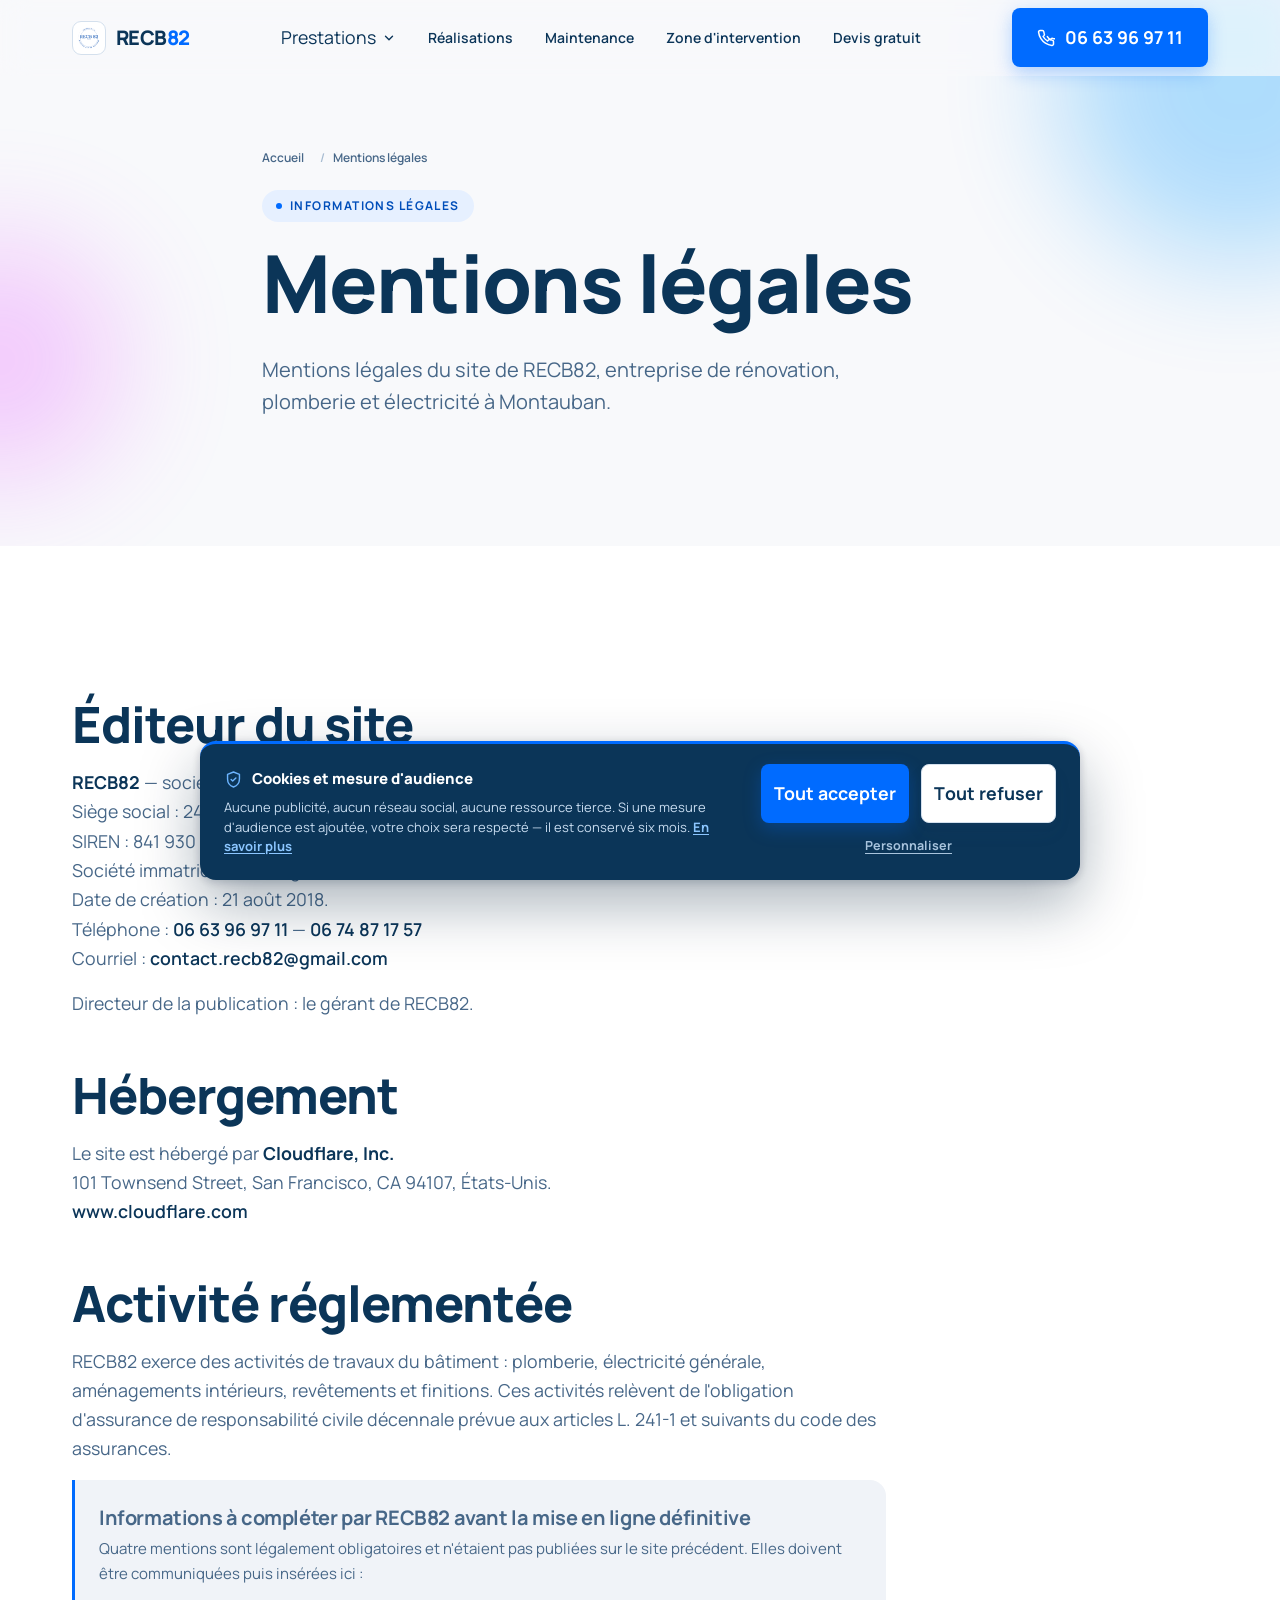
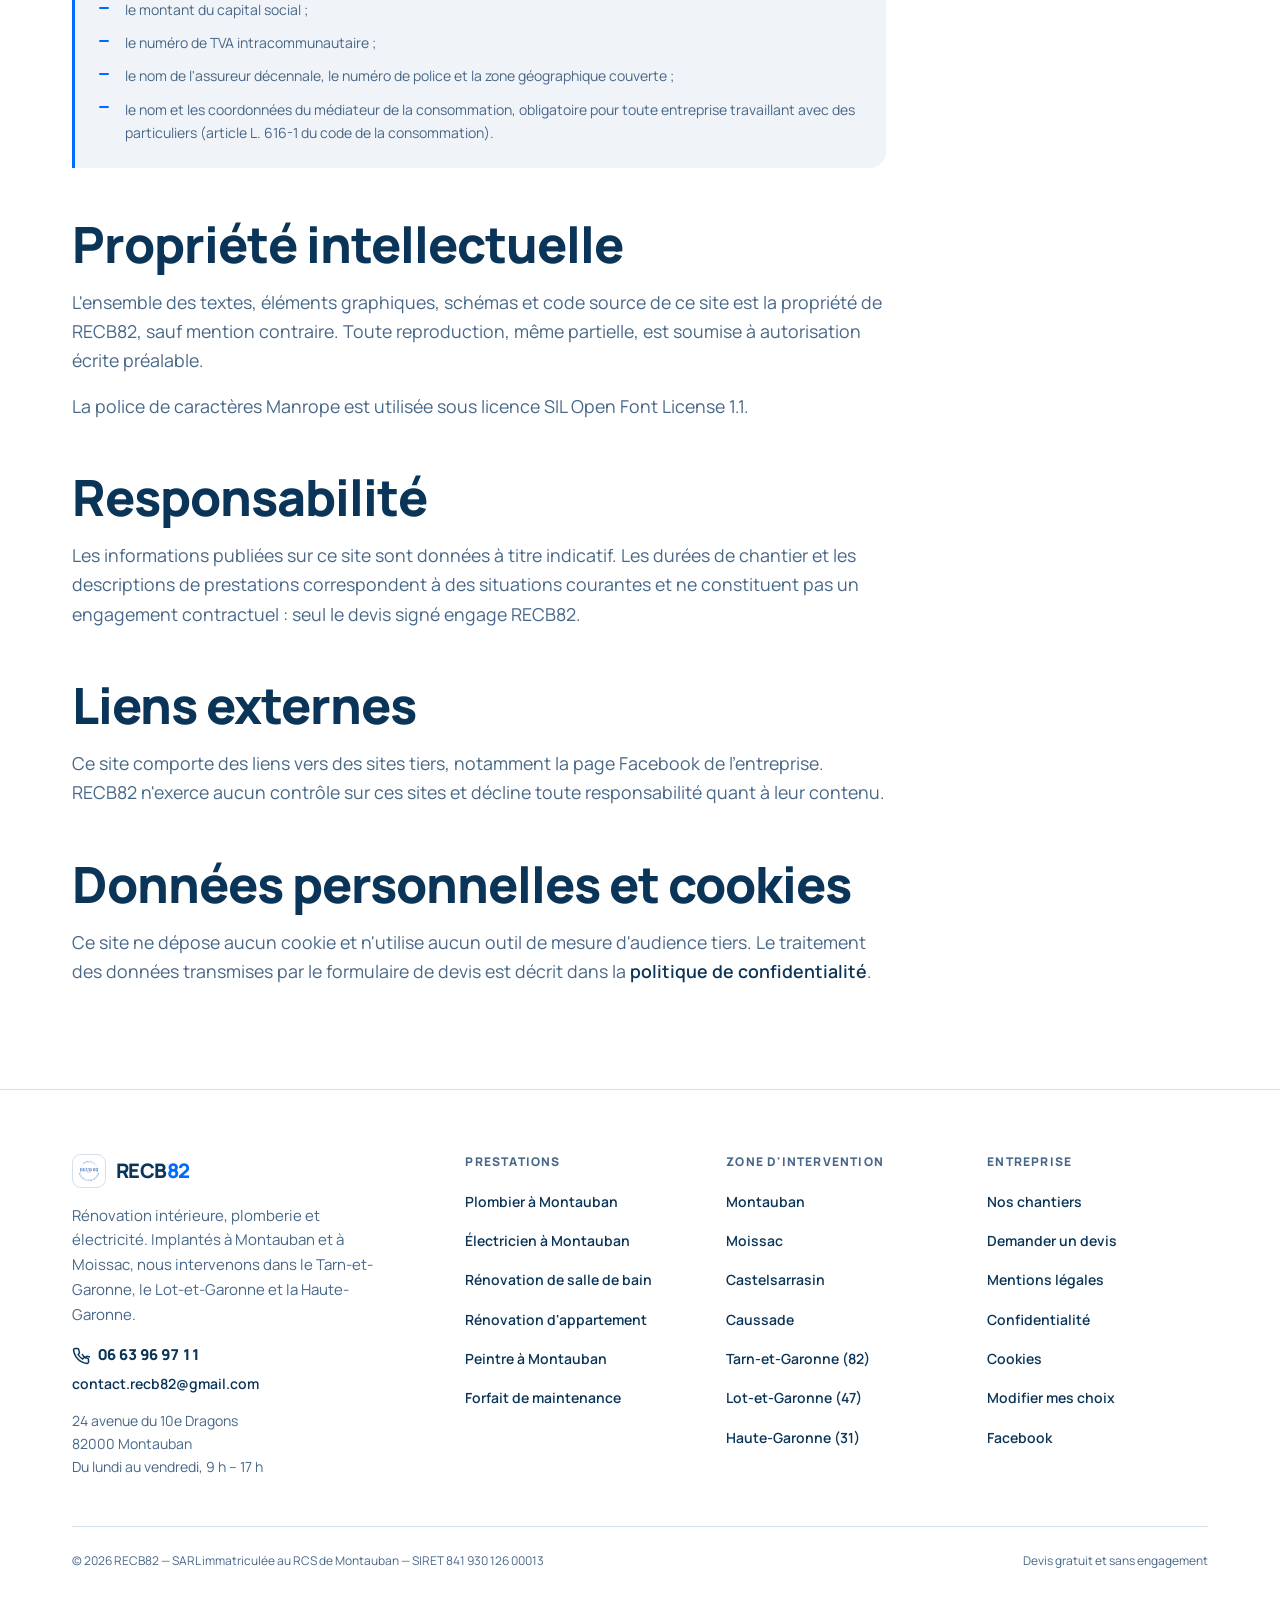
<file: mentions-legales.html>
<!DOCTYPE html>
<html lang="fr">
<head>
  <meta charset="utf-8">
  <meta name="viewport" content="width=device-width, initial-scale=1">
  <title>Mentions légales — RECB82</title>
  <meta name="description" content="Mentions légales du site de RECB82, entreprise de rénovation, plomberie et électricité à Montauban.">
  <link rel="canonical" href="https://www.recb82.com/mentions-legales">
  <meta property="og:type" content="website">
  <meta property="og:locale" content="fr_FR">
  <meta property="og:site_name" content="RECB82">
  <meta property="og:title" content="Mentions légales — RECB82">
  <meta property="og:description" content="Mentions légales du site de RECB82, entreprise de rénovation, plomberie et électricité à Montauban.">
  <meta property="og:url" content="https://www.recb82.com/mentions-legales">
  <meta name="theme-color" content="#f8f9fb">
  <link rel="icon" href="/favicon.svg" type="image/svg+xml">
  <link rel="preload" href="/assets/fonts/manrope-latin.woff2" as="font" type="font/woff2" crossorigin>
  <!-- CSS critique en ligne : la page s'affiche sans attendre la feuille complète.
       Reproduit tel quel sur chaque page, voir README avant de le modifier. -->
  <style>:root{--ink:#0b3558;--blue:#006bff;--blue-dark:#0056cc;--slate:#476788;--mist:#a6bbd1;--cloud:#f8f9fb;--paper:#fff;--pebble:#f0f3f8;--hairline:#d4e0ed;--cobalt:#004eba;--magenta:#e55cff;--cyan:#0099ff;--font:'Manrope',ui-sans-serif,system-ui,-apple-system,'Segoe UI',Roboto,sans-serif;--t-caption:12px;--t-small:14px;--t-body:clamp(16px,.95rem + .2vw,18px);--t-lead:clamp(17px,1rem + .5vw,20px);--t-h1:clamp(30px,1.3rem + 4.6vw,68px);--t-display:clamp(34px,1.4rem + 5.4vw,80px);--s-1:8px;--s-2:16px;--s-3:24px;--s-4:32px;--s-5:40px;--r-btn:8px;--r-pill:9999px;--max:1200px;--gutter:clamp(16px,4vw,32px);--header-h:64px;--ease-out:cubic-bezier(.16,1,.3,1)}
@font-face{font-family:'Manrope';font-style:normal;font-weight:400 800;font-display:swap;src:url('/assets/fonts/manrope-latin.woff2') format('woff2');unicode-range:U+0000-00FF,U+0131,U+0152-0153,U+02BB-02BC,U+02C6,U+02DA,U+02DC,U+0304,U+0308,U+0329,U+2000-206F,U+20AC,U+2122,U+2191,U+2193,U+2212,U+2215,U+FEFF,U+FFFD}
@font-face{font-family:'Manrope';font-style:normal;font-weight:400 800;font-display:swap;src:url('/assets/fonts/manrope-latin-ext.woff2') format('woff2');unicode-range:U+0100-02BA,U+02BD-02C5,U+02C7-02CC,U+02CE-02D7,U+02DD-02FF,U+0304,U+0308,U+0329,U+1D00-1DBF,U+1E00-1E9F,U+1EF2-1EFF,U+2020,U+20A0-20AB,U+20AD-20C0,U+2113,U+2C60-2C7F,U+A720-A7FF}
*,*::before,*::after{box-sizing:border-box}*{margin:0}
html{-webkit-text-size-adjust:100%}
body{font-family:var(--font);font-size:var(--t-body);line-height:1.65;color:var(--ink);background:var(--cloud);-webkit-font-smoothing:antialiased;overflow-x:hidden;padding-bottom:calc(64px + env(safe-area-inset-bottom))}
img,svg{display:block;max-width:100%;height:auto}
a{color:inherit;text-decoration:none}ul{list-style:none;padding:0}
button{background:none;border:0;cursor:pointer;font:inherit;color:inherit}
h1{font-size:var(--t-h1);font-weight:800;line-height:1.12;letter-spacing:-.02em}
p{color:var(--slate)}
.wrap{width:100%;max-width:var(--max);margin-inline:auto;padding-inline:var(--gutter)}
.header{position:fixed;top:0;left:0;right:0;z-index:110;height:var(--header-h);display:flex;align-items:center;background:rgba(248,249,251,.72);backdrop-filter:blur(14px) saturate(160%);-webkit-backdrop-filter:blur(14px) saturate(160%);border-bottom:1px solid transparent}
.header__inner{display:flex;align-items:center;justify-content:space-between;gap:var(--s-2);width:100%}
.logo{display:inline-flex;align-items:center;gap:10px;font-weight:800;letter-spacing:-.03em;font-size:20px}
.logo__mark{width:34px;height:34px;border-radius:9px;flex:none;background:var(--ink);color:var(--paper);display:grid;place-items:center;font-size:13px;font-weight:800;letter-spacing:0}
.logo__82{color:var(--blue)}
.nav{display:none}.header__cta{display:none;align-items:center;gap:var(--s-1)}
.burger{width:44px;height:44px;display:grid;place-items:center;border-radius:var(--r-btn);border:1px solid var(--hairline);background:var(--paper)}
.burger__box{position:relative;width:20px;height:14px}
.burger__box span{position:absolute;left:0;height:2px;width:100%;border-radius:2px;background:var(--ink)}
.burger__box span:nth-child(1){top:0}.burger__box span:nth-child(2){top:6px;width:70%}.burger__box span:nth-child(3){top:12px}
.btn{position:relative;display:inline-flex;align-items:center;justify-content:center;gap:10px;padding:14px 24px;font-size:var(--t-body);font-weight:700;border-radius:var(--r-btn);border:1px solid transparent;white-space:nowrap;overflow:hidden;isolation:isolate}
.btn--primary{background:var(--blue);color:var(--paper);box-shadow:0 6px 18px rgba(0,107,255,.28)}
.btn--dark{background:var(--ink);color:var(--paper)}
.btn--ghost{background:var(--paper);color:var(--ink);border-color:var(--hairline)}
.btn--lg{padding:17px 30px;font-size:var(--t-lead)}
.btn-row{display:flex;flex-wrap:wrap;gap:var(--s-2)}
.lead{font-size:var(--t-lead);line-height:1.6;color:var(--slate)}
.hero{position:relative;isolation:isolate;padding-top:calc(var(--header-h) + clamp(24px,6vw,72px));padding-bottom:clamp(48px,8vw,96px);overflow:hidden}
.hero__grid{display:grid;gap:clamp(40px,6vw,64px);align-items:center}
.hero h1{margin-bottom:var(--s-3);font-size:var(--t-display)}
.hero .lead{margin-bottom:var(--s-4);max-width:54ch}
.hero__badges{display:flex;flex-wrap:wrap;gap:8px;margin-bottom:var(--s-3)}
.eyebrow{display:inline-flex;align-items:center;gap:8px;font-size:var(--t-caption);font-weight:700;letter-spacing:.12em;text-transform:uppercase;color:var(--cobalt);background:#e6f0ff;padding:6px 14px;border-radius:var(--r-pill)}
.blob{position:absolute;border-radius:50%;filter:blur(60px);opacity:.14;pointer-events:none;z-index:-1}.logo__mark{background:#fff;border:1px solid var(--hairline);padding:3px;overflow:hidden}.logo__mark img{width:100%;height:100%;object-fit:contain}.hero--photo{position:relative;display:grid;grid-template-rows:auto 1fr;padding-top:var(--header-h);padding-bottom:clamp(28px,5vw,64px);background:#061f37;overflow:hidden;isolation:isolate;color:#fff}.hero__ba{position:relative;aspect-ratio:4/3;--pos:0%}.hero__ba img{position:absolute;inset:0;width:100%;height:100%;object-fit:cover;object-position:50% 62%}.hero__after{position:absolute;inset:0;clip-path:inset(0 0 0 var(--pos))}.hero__scrim{display:none;position:absolute;inset:0;z-index:-1;pointer-events:none}.hero__content{position:relative;z-index:1;width:100%}.hero--photo h1{color:#fff;font-size:clamp(30px,1.4rem + 2.9vw,52px);margin-bottom:var(--s-3)}.hero__content{padding-block:clamp(26px,6vw,44px)}.hero--photo .lead{color:#d8e6f5;max-width:52ch;margin-bottom:var(--s-3)}.hero--photo .eyebrow{background:rgba(255,255,255,.14);color:#fff}.header--over:not(.is-stuck){background:linear-gradient(180deg,rgba(6,31,55,.55),transparent);backdrop-filter:none;-webkit-backdrop-filter:none}.header--over:not(.is-stuck) .nav__link,.header--over:not(.is-stuck) .logo{color:#fff}.header--over:not(.is-stuck) .burger{background:rgba(255,255,255,.14);border-color:rgba(255,255,255,.3)}.header--over:not(.is-stuck) .burger__box span{background:#fff}.js [data-reveal]{opacity:0;transform:translate3d(0,28px,0);filter:blur(6px);transition:opacity .8s var(--ease-out),transform .8s var(--ease-out),filter .8s var(--ease-out);transition-delay:var(--d,0ms)}
.js [data-reveal="left"]{transform:translate3d(-36px,0,0)}
.js [data-reveal="right"]{transform:translate3d(36px,0,0)}
.js [data-reveal="scale"]{transform:scale(.94)}
.js [data-reveal].is-in{opacity:1;transform:none;filter:none}
.js .callbar{transform:translateY(110%)}
@media(min-width:860px){.blob{opacity:.3}.hero__grid{grid-template-columns:1.05fr .95fr}.hero--photo{display:flex;align-items:center;min-height:min(90svh,800px);padding-top:calc(var(--header-h) + 24px)}.hero__ba{position:absolute;inset:0;z-index:-2;aspect-ratio:auto}.hero__content>div{max-width:620px}.hero__scrim{display:block;background:linear-gradient(95deg,rgba(6,31,55,.96) 0%,rgba(6,31,55,.9) 32%,rgba(6,31,55,.52) 52%,rgba(6,31,55,.1) 72%,rgba(6,31,55,.32) 100%),linear-gradient(180deg,rgba(6,31,55,.5) 0%,transparent 32%,rgba(6,31,55,.45) 100%)}}
@media(min-width:1000px){:root{--header-h:76px}body{padding-bottom:0}.nav{display:block}.header__cta{display:flex}.burger{display:none}}
@media(prefers-reduced-motion:reduce){.js [data-reveal]{opacity:1!important;transform:none!important;filter:none!important}.js .callbar{transform:none}}</style>
  <link rel="preload" href="/assets/css/styles.css" as="style" onload="this.rel='stylesheet';this.onload=null">
  <noscript><link rel="stylesheet" href="/assets/css/styles.css"></noscript>
  <script>document.documentElement.className+=' js'</script>
  <noscript><style>.burger{display:none}</style></noscript>
  <script type="application/ld+json">
{"@context":"https://schema.org","@type":"BreadcrumbList","itemListElement":[{"@type":"ListItem","position":1,"name":"Accueil","item":"https://www.recb82.com/"},{"@type":"ListItem","position":2,"name":"Mentions légales","item":"https://www.recb82.com/mentions-legales"}]}
  </script>
</head>
<body>
<a class="skip-link" href="#main">Aller au contenu</a>
<div class="progress" aria-hidden="true"></div>
<header class="header">
  <div class="wrap header__inner">
    <a class="logo" href="/" aria-label="RECB82, accueil">
      <span class="logo__mark"><img src="/assets/img/logo-recb82-192.png" alt="" width="192" height="192" decoding="async"></span>
      <span>RECB<span class="logo__82">82</span></span>
    </a>
    <nav class="nav" aria-label="Navigation principale">
      <ul class="nav__list">
        <li class="nav__item nav__item--mega">
          <button class="nav__link nav__link--mega" type="button" aria-expanded="false" aria-controls="mega-prestations">Prestations <svg class="nav__chevron" width="14" height="14" viewBox="0 0 24 24" fill="none" stroke="currentColor" stroke-width="2.4" stroke-linecap="round" stroke-linejoin="round" aria-hidden="true"><path d="m6 9 6 6 6-6"/></svg></button>
      <div class="mega" id="mega-prestations">
        <div class="mega__inner">
        <div class="mega__col">
          <p class="mega__titre">Nos métiers</p>
          <ul class="mega__liste">
            <li style="--i:0">
              <a class="mega__link" href="/plombier-montauban">
                <span class="mega__icon" aria-hidden="true"><svg width="26" height="26" viewBox="0 0 24 24" fill="none" stroke="currentColor" stroke-width="1.8" stroke-linecap="round" stroke-linejoin="round" aria-hidden="true"><path d="M12 2.5S5.5 9.3 5.5 14a6.5 6.5 0 0 0 13 0c0-4.7-6.5-11.5-6.5-11.5Z"/><path d="M9.5 14.5a2.5 2.5 0 0 0 2.5 2.5"/></svg></span>
                <span class="mega__texte">
                  <span class="mega__nom">Plomberie</span>
                  <span class="mega__phrase">Fuites, chauffe-eau, réseaux et pièces humides</span>
                </span>
              </a>
            </li>
            <li style="--i:1">
              <a class="mega__link" href="/electricien-montauban">
                <span class="mega__icon" aria-hidden="true"><svg width="26" height="26" viewBox="0 0 24 24" fill="none" stroke="currentColor" stroke-width="1.8" stroke-linecap="round" stroke-linejoin="round" aria-hidden="true"><path d="M13.5 2 4 13.5h6.5L10 22l9.5-11.5H13l.5-8.5Z"/></svg></span>
                <span class="mega__texte">
                  <span class="mega__nom">Électricité</span>
                  <span class="mega__phrase">Tableaux, mise aux normes, points lumineux</span>
                </span>
              </a>
            </li>
            <li style="--i:2">
              <a class="mega__link" href="/peintre-montauban">
                <span class="mega__icon" aria-hidden="true"><svg width="26" height="26" viewBox="0 0 24 24" fill="none" stroke="currentColor" stroke-width="1.8" stroke-linecap="round" stroke-linejoin="round" aria-hidden="true"><rect x="3" y="3" width="13" height="6" rx="1.5"/><path d="M16 6h3.5A1.5 1.5 0 0 1 21 7.5V11a1.5 1.5 0 0 1-1.5 1.5H12"/><rect x="9.5" y="12.5" width="5" height="9" rx="1.5"/></svg></span>
                <span class="mega__texte">
                  <span class="mega__nom">Peinture et finitions</span>
                  <span class="mega__phrase">Murs, plafonds, enduits décoratifs</span>
                </span>
              </a>
            </li>
            <li style="--i:3">
              <a class="mega__link" href="/renovation-salle-de-bain-montauban">
                <span class="mega__icon" aria-hidden="true"><svg width="26" height="26" viewBox="0 0 24 24" fill="none" stroke="currentColor" stroke-width="1.8" stroke-linecap="round" stroke-linejoin="round" aria-hidden="true"><path d="M12 2.5 4.5 5.5v6c0 4.6 3.1 8.6 7.5 10 4.4-1.4 7.5-5.4 7.5-10v-6L12 2.5Z"/><path d="m9 12 2 2 4-4"/></svg></span>
                <span class="mega__texte">
                  <span class="mega__nom">Salle de bain</span>
                  <span class="mega__phrase">La pièce reprise entièrement, plomberie comprise</span>
                </span>
              </a>
            </li>
          </ul>
        </div>
        <div class="mega__col">
          <p class="mega__titre">Types de chantier</p>
          <ul class="mega__liste">
            <li style="--i:4">
              <a class="mega__link" href="/renovation-appartement-montauban">
                <span class="mega__icon" aria-hidden="true"><svg width="14" height="14" viewBox="0 0 24 24" fill="none" stroke="currentColor" stroke-width="2" stroke-linecap="round" stroke-linejoin="round" aria-hidden="true"><path d="M14.5 6.5a4 4 0 0 0 5 5l-9 9a2.8 2.8 0 0 1-4-4l9-9a4 4 0 0 0-1 1Z"/></svg></span>
                <span class="mega__texte">
                  <span class="mega__nom">Rénovation d'appartement</span>
                  <span class="mega__phrase">Remise en location, sols, cloisons et peinture</span>
                </span>
              </a>
            </li>
            <li style="--i:5">
              <a class="mega__link" href="/renovation-interieure-moissac">
                <span class="mega__icon" aria-hidden="true"><svg width="26" height="26" viewBox="0 0 24 24" fill="none" stroke="currentColor" stroke-width="1.8" stroke-linecap="round" stroke-linejoin="round" aria-hidden="true"><path d="M12 21.5s7-6.4 7-11.5a7 7 0 1 0-14 0c0 5.1 7 11.5 7 11.5Z"/><circle cx="12" cy="10" r="2.6"/></svg></span>
                <span class="mega__texte">
                  <span class="mega__nom">Rénovation à Moissac</span>
                  <span class="mega__phrase">Aménagement, cloisons et finitions</span>
                </span>
              </a>
            </li>
            <li style="--i:6">
              <a class="mega__link" href="/realisations">
                <span class="mega__icon" aria-hidden="true"><svg width="26" height="26" viewBox="0 0 24 24" fill="none" stroke="currentColor" stroke-width="1.8" stroke-linecap="round" stroke-linejoin="round" aria-hidden="true"><rect x="3" y="4.5" width="18" height="15" rx="2.5"/><circle cx="8.5" cy="9.5" r="1.6"/><path d="m3.5 17 4.8-4.4a2 2 0 0 1 2.7 0l3 2.8m0 0 1.8-1.6a2 2 0 0 1 2.7 0l2 1.8"/></svg></span>
                <span class="mega__texte">
                  <span class="mega__nom">Nos réalisations</span>
                  <span class="mega__phrase">Les chantiers en détail, avant et après</span>
                </span>
              </a>
            </li>
            <li style="--i:7">
              <a class="mega__link" href="/#forfait">
                <span class="mega__icon" aria-hidden="true"><svg width="14" height="14" viewBox="0 0 24 24" fill="none" stroke="currentColor" stroke-width="2" stroke-linecap="round" stroke-linejoin="round" aria-hidden="true"><circle cx="12" cy="12" r="9"/><path d="M12 7v5l3.5 2"/></svg></span>
                <span class="mega__texte">
                  <span class="mega__nom">Forfait maintenance</span>
                  <span class="mega__phrase">Un artisan disponible à l'année</span>
                </span>
              </a>
            </li>
          </ul>
        </div>
        <div class="mega__col mega__col--encart">
          <p class="mega__titre">Où nous intervenons</p>
          <p class="mega__encart-texte">Montauban, Moissac, Castelsarrasin, Caussade et tout le Tarn-et-Garonne. Déplacement et devis gratuits.</p>
          <a class="btn btn--primary btn--block" href="/devis">Devis gratuit <svg width="18" height="18" viewBox="0 0 24 24" fill="none" stroke="currentColor" stroke-width="2" stroke-linecap="round" stroke-linejoin="round" aria-hidden="true"><path d="M5 12h14M13 6l6 6-6 6"/></svg></a>
          <a class="mega__tel" href="tel:+33663969711"><svg width="18" height="18" viewBox="0 0 24 24" fill="none" stroke="currentColor" stroke-width="2" stroke-linecap="round" stroke-linejoin="round" aria-hidden="true"><path d="M13.8 10.2a10.6 10.6 0 0 0 4 4l1.4-1.4a1.5 1.5 0 0 1 1.6-.3c1 .4 2.2.6 3.2.6v0"/><path d="M22 16.9v3a2 2 0 0 1-2.2 2 19.8 19.8 0 0 1-8.6-3.1 19.5 19.5 0 0 1-6-6A19.8 19.8 0 0 1 2.1 4.2 2 2 0 0 1 4.1 2h3a2 2 0 0 1 2 1.7c.1 1 .4 2 .7 2.9a2 2 0 0 1-.4 2.1L8.1 10a16 16 0 0 0 6 6l1.3-1.3a2 2 0 0 1 2.1-.5c1 .4 1.9.6 2.9.8a2 2 0 0 1 1.7 2Z"/></svg> 06 63 96 97 11</a>
          <p class="mega__horaires">Du lundi au vendredi, 9 h – 17 h</p>
        </div>
        </div>
      </div>
        </li>
        <li class="nav__item"><a class="nav__link" href="/realisations">Réalisations</a></li>
        <li class="nav__item"><a class="nav__link" href="/#forfait">Maintenance</a></li>
        <li class="nav__item"><a class="nav__link" href="/#zones">Zone d'intervention</a></li>
        <li class="nav__item"><a class="nav__link" href="/devis">Devis gratuit</a></li>
      </ul>
    </nav>
    <div class="header__cta">
      <a class="btn btn--primary" href="tel:+33663969711" data-magnetic="6"><svg width="18" height="18" viewBox="0 0 24 24" fill="none" stroke="currentColor" stroke-width="2" stroke-linecap="round" stroke-linejoin="round" aria-hidden="true"><path d="M13.8 10.2a10.6 10.6 0 0 0 4 4l1.4-1.4a1.5 1.5 0 0 1 1.6-.3c1 .4 2.2.6 3.2.6v0"/><path d="M22 16.9v3a2 2 0 0 1-2.2 2 19.8 19.8 0 0 1-8.6-3.1 19.5 19.5 0 0 1-6-6A19.8 19.8 0 0 1 2.1 4.2 2 2 0 0 1 4.1 2h3a2 2 0 0 1 2 1.7c.1 1 .4 2 .7 2.9a2 2 0 0 1-.4 2.1L8.1 10a16 16 0 0 0 6 6l1.3-1.3a2 2 0 0 1 2.1-.5c1 .4 1.9.6 2.9.8a2 2 0 0 1 1.7 2Z"/></svg> 06 63 96 97 11</a>
    </div>
    <button class="burger" type="button" aria-expanded="false" aria-controls="menu" aria-label="Ouvrir le menu">
      <span class="burger__box" aria-hidden="true"><span></span><span></span><span></span></span>
    </button>
  </div>
</header>

<div class="drawer" id="menu">
  <nav class="drawer__list" aria-label="Menu mobile">
      <p class="drawer__titre">Nos métiers</p>
      <a class="drawer__link" href="/plombier-montauban"><span class="drawer__icon" aria-hidden="true"><svg width="26" height="26" viewBox="0 0 24 24" fill="none" stroke="currentColor" stroke-width="1.8" stroke-linecap="round" stroke-linejoin="round" aria-hidden="true"><path d="M12 2.5S5.5 9.3 5.5 14a6.5 6.5 0 0 0 13 0c0-4.7-6.5-11.5-6.5-11.5Z"/><path d="M9.5 14.5a2.5 2.5 0 0 0 2.5 2.5"/></svg></span><span class="drawer__texte"><span class="drawer__nom">Plomberie</span><span class="drawer__phrase">Fuites, chauffe-eau, réseaux et pièces humides</span></span><svg width="22" height="22" viewBox="0 0 24 24" fill="none" stroke="currentColor" stroke-width="2" stroke-linecap="round" stroke-linejoin="round" aria-hidden="true"><path d="M5 12h14M13 6l6 6-6 6"/></svg></a>
      <a class="drawer__link" href="/electricien-montauban"><span class="drawer__icon" aria-hidden="true"><svg width="26" height="26" viewBox="0 0 24 24" fill="none" stroke="currentColor" stroke-width="1.8" stroke-linecap="round" stroke-linejoin="round" aria-hidden="true"><path d="M13.5 2 4 13.5h6.5L10 22l9.5-11.5H13l.5-8.5Z"/></svg></span><span class="drawer__texte"><span class="drawer__nom">Électricité</span><span class="drawer__phrase">Tableaux, mise aux normes, points lumineux</span></span><svg width="22" height="22" viewBox="0 0 24 24" fill="none" stroke="currentColor" stroke-width="2" stroke-linecap="round" stroke-linejoin="round" aria-hidden="true"><path d="M5 12h14M13 6l6 6-6 6"/></svg></a>
      <a class="drawer__link" href="/peintre-montauban"><span class="drawer__icon" aria-hidden="true"><svg width="26" height="26" viewBox="0 0 24 24" fill="none" stroke="currentColor" stroke-width="1.8" stroke-linecap="round" stroke-linejoin="round" aria-hidden="true"><rect x="3" y="3" width="13" height="6" rx="1.5"/><path d="M16 6h3.5A1.5 1.5 0 0 1 21 7.5V11a1.5 1.5 0 0 1-1.5 1.5H12"/><rect x="9.5" y="12.5" width="5" height="9" rx="1.5"/></svg></span><span class="drawer__texte"><span class="drawer__nom">Peinture et finitions</span><span class="drawer__phrase">Murs, plafonds, enduits décoratifs</span></span><svg width="22" height="22" viewBox="0 0 24 24" fill="none" stroke="currentColor" stroke-width="2" stroke-linecap="round" stroke-linejoin="round" aria-hidden="true"><path d="M5 12h14M13 6l6 6-6 6"/></svg></a>
      <a class="drawer__link" href="/renovation-salle-de-bain-montauban"><span class="drawer__icon" aria-hidden="true"><svg width="26" height="26" viewBox="0 0 24 24" fill="none" stroke="currentColor" stroke-width="1.8" stroke-linecap="round" stroke-linejoin="round" aria-hidden="true"><path d="M12 2.5 4.5 5.5v6c0 4.6 3.1 8.6 7.5 10 4.4-1.4 7.5-5.4 7.5-10v-6L12 2.5Z"/><path d="m9 12 2 2 4-4"/></svg></span><span class="drawer__texte"><span class="drawer__nom">Salle de bain</span><span class="drawer__phrase">La pièce reprise entièrement, plomberie comprise</span></span><svg width="22" height="22" viewBox="0 0 24 24" fill="none" stroke="currentColor" stroke-width="2" stroke-linecap="round" stroke-linejoin="round" aria-hidden="true"><path d="M5 12h14M13 6l6 6-6 6"/></svg></a>
      <p class="drawer__titre">Types de chantier</p>
      <a class="drawer__link" href="/renovation-appartement-montauban"><span class="drawer__icon" aria-hidden="true"><svg width="14" height="14" viewBox="0 0 24 24" fill="none" stroke="currentColor" stroke-width="2" stroke-linecap="round" stroke-linejoin="round" aria-hidden="true"><path d="M14.5 6.5a4 4 0 0 0 5 5l-9 9a2.8 2.8 0 0 1-4-4l9-9a4 4 0 0 0-1 1Z"/></svg></span><span class="drawer__texte"><span class="drawer__nom">Rénovation d'appartement</span><span class="drawer__phrase">Remise en location, sols, cloisons et peinture</span></span><svg width="22" height="22" viewBox="0 0 24 24" fill="none" stroke="currentColor" stroke-width="2" stroke-linecap="round" stroke-linejoin="round" aria-hidden="true"><path d="M5 12h14M13 6l6 6-6 6"/></svg></a>
      <a class="drawer__link" href="/renovation-interieure-moissac"><span class="drawer__icon" aria-hidden="true"><svg width="26" height="26" viewBox="0 0 24 24" fill="none" stroke="currentColor" stroke-width="1.8" stroke-linecap="round" stroke-linejoin="round" aria-hidden="true"><path d="M12 21.5s7-6.4 7-11.5a7 7 0 1 0-14 0c0 5.1 7 11.5 7 11.5Z"/><circle cx="12" cy="10" r="2.6"/></svg></span><span class="drawer__texte"><span class="drawer__nom">Rénovation à Moissac</span><span class="drawer__phrase">Aménagement, cloisons et finitions</span></span><svg width="22" height="22" viewBox="0 0 24 24" fill="none" stroke="currentColor" stroke-width="2" stroke-linecap="round" stroke-linejoin="round" aria-hidden="true"><path d="M5 12h14M13 6l6 6-6 6"/></svg></a>
      <a class="drawer__link" href="/realisations"><span class="drawer__icon" aria-hidden="true"><svg width="26" height="26" viewBox="0 0 24 24" fill="none" stroke="currentColor" stroke-width="1.8" stroke-linecap="round" stroke-linejoin="round" aria-hidden="true"><rect x="3" y="4.5" width="18" height="15" rx="2.5"/><circle cx="8.5" cy="9.5" r="1.6"/><path d="m3.5 17 4.8-4.4a2 2 0 0 1 2.7 0l3 2.8m0 0 1.8-1.6a2 2 0 0 1 2.7 0l2 1.8"/></svg></span><span class="drawer__texte"><span class="drawer__nom">Nos réalisations</span><span class="drawer__phrase">Les chantiers en détail, avant et après</span></span><svg width="22" height="22" viewBox="0 0 24 24" fill="none" stroke="currentColor" stroke-width="2" stroke-linecap="round" stroke-linejoin="round" aria-hidden="true"><path d="M5 12h14M13 6l6 6-6 6"/></svg></a>
      <a class="drawer__link" href="/#forfait"><span class="drawer__icon" aria-hidden="true"><svg width="14" height="14" viewBox="0 0 24 24" fill="none" stroke="currentColor" stroke-width="2" stroke-linecap="round" stroke-linejoin="round" aria-hidden="true"><circle cx="12" cy="12" r="9"/><path d="M12 7v5l3.5 2"/></svg></span><span class="drawer__texte"><span class="drawer__nom">Forfait maintenance</span><span class="drawer__phrase">Un artisan disponible à l'année</span></span><svg width="22" height="22" viewBox="0 0 24 24" fill="none" stroke="currentColor" stroke-width="2" stroke-linecap="round" stroke-linejoin="round" aria-hidden="true"><path d="M5 12h14M13 6l6 6-6 6"/></svg></a>
      <p class="drawer__titre">Le reste</p>
      <a class="drawer__link drawer__link--simple" href="/realisations">Réalisations <svg width="22" height="22" viewBox="0 0 24 24" fill="none" stroke="currentColor" stroke-width="2" stroke-linecap="round" stroke-linejoin="round" aria-hidden="true"><path d="M5 12h14M13 6l6 6-6 6"/></svg></a>
      <a class="drawer__link drawer__link--simple" href="/#forfait">Maintenance <svg width="22" height="22" viewBox="0 0 24 24" fill="none" stroke="currentColor" stroke-width="2" stroke-linecap="round" stroke-linejoin="round" aria-hidden="true"><path d="M5 12h14M13 6l6 6-6 6"/></svg></a>
      <a class="drawer__link drawer__link--simple" href="/#zones">Zone d'intervention <svg width="22" height="22" viewBox="0 0 24 24" fill="none" stroke="currentColor" stroke-width="2" stroke-linecap="round" stroke-linejoin="round" aria-hidden="true"><path d="M5 12h14M13 6l6 6-6 6"/></svg></a>
      <a class="drawer__link drawer__link--simple" href="/devis">Devis gratuit <svg width="22" height="22" viewBox="0 0 24 24" fill="none" stroke="currentColor" stroke-width="2" stroke-linecap="round" stroke-linejoin="round" aria-hidden="true"><path d="M5 12h14M13 6l6 6-6 6"/></svg></a>
  </nav>
  <div class="drawer__foot stack">
    <a class="btn btn--primary btn--lg btn--block" href="tel:+33663969711"><svg width="18" height="18" viewBox="0 0 24 24" fill="none" stroke="currentColor" stroke-width="2" stroke-linecap="round" stroke-linejoin="round" aria-hidden="true"><path d="M13.8 10.2a10.6 10.6 0 0 0 4 4l1.4-1.4a1.5 1.5 0 0 1 1.6-.3c1 .4 2.2.6 3.2.6v0"/><path d="M22 16.9v3a2 2 0 0 1-2.2 2 19.8 19.8 0 0 1-8.6-3.1 19.5 19.5 0 0 1-6-6A19.8 19.8 0 0 1 2.1 4.2 2 2 0 0 1 4.1 2h3a2 2 0 0 1 2 1.7c.1 1 .4 2 .7 2.9a2 2 0 0 1-.4 2.1L8.1 10a16 16 0 0 0 6 6l1.3-1.3a2 2 0 0 1 2.1-.5c1 .4 1.9.6 2.9.8a2 2 0 0 1 1.7 2Z"/></svg> 06 63 96 97 11</a>
    <a class="btn btn--ghost btn--block" href="/devis">Demander un devis gratuit</a>
    <p style="font-size:14px">Du lundi au vendredi, 9 h – 17 h.<br>24 avenue du 10e Dragons, 82000 Montauban.</p>
  </div>
</div>

<div class="callbar">
  <a class="btn btn--primary" href="tel:+33663969711"><svg width="18" height="18" viewBox="0 0 24 24" fill="none" stroke="currentColor" stroke-width="2" stroke-linecap="round" stroke-linejoin="round" aria-hidden="true"><path d="M13.8 10.2a10.6 10.6 0 0 0 4 4l1.4-1.4a1.5 1.5 0 0 1 1.6-.3c1 .4 2.2.6 3.2.6v0"/><path d="M22 16.9v3a2 2 0 0 1-2.2 2 19.8 19.8 0 0 1-8.6-3.1 19.5 19.5 0 0 1-6-6A19.8 19.8 0 0 1 2.1 4.2 2 2 0 0 1 4.1 2h3a2 2 0 0 1 2 1.7c.1 1 .4 2 .7 2.9a2 2 0 0 1-.4 2.1L8.1 10a16 16 0 0 0 6 6l1.3-1.3a2 2 0 0 1 2.1-.5c1 .4 1.9.6 2.9.8a2 2 0 0 1 1.7 2Z"/></svg> Appeler</a>
  <a class="btn btn--ghost" href="/devis">Devis gratuit</a>
</div>
<main id="main">
  <section class="hero">
    <div class="blob blob--cyan blob--float" style="width:360px;height:360px;top:-100px;right:-140px" data-speed="0.06"></div>
    <div class="blob blob--magenta blob--float" style="width:240px;height:240px;top:240px;left:-120px;animation-delay:-4s" data-speed="0.09"></div>
    <div class="wrap" style="max-width:820px">
      <div>
        <div style="margin-bottom:20px"><nav aria-label="Fil d'Ariane"><ol class="crumbs">
      <li><a href="/">Accueil</a></li>
      <li><span aria-current="page">Mentions légales</span></li>
    </ol></nav></div>
        <span class="eyebrow">Informations légales</span>
        <h1 style="margin:16px 0 20px" data-split>Mentions légales</h1>
        <p class="lead" data-reveal style="--d:200ms">Mentions légales du site de RECB82, entreprise de rénovation, plomberie et électricité à Montauban.</p>
      </div>
    </div>
  </section>
  <section class="section section--paper">
    <div class="wrap">
      <div class="prose measure" style="max-width:74ch" data-reveal>
        <h2>Éditeur du site</h2>
        <p><strong>RECB82</strong> — société à responsabilité limitée (SARL).<br>
        Siège social : 24 avenue du 10e Dragons, 82000 Montauban.<br>
        SIREN : 841 930 126 — SIRET du siège : 841 930 126 00013.<br>
        Société immatriculée au registre du commerce et des sociétés de Montauban.<br>
        Date de création : 21 août 2018.<br>
        Téléphone : <a class="link" href="tel:+33663969711">06 63 96 97 11</a> — <a class="link" href="tel:+33674871757">06 74 87 17 57</a><br>
        Courriel : <a class="link" href="mailto:contact.recb82@gmail.com">contact.recb82@gmail.com</a></p>
        <p>Directeur de la publication : le gérant de RECB82.</p>

        <h2>Hébergement</h2>
        <p>Le site est hébergé par <strong>Cloudflare, Inc.</strong><br>
        101 Townsend Street, San Francisco, CA 94107, États-Unis.<br>
        <a class="link" href="https://www.cloudflare.com" rel="noopener" target="_blank">www.cloudflare.com</a></p>

        <h2>Activité réglementée</h2>
        <p>RECB82 exerce des activités de travaux du bâtiment : plomberie, électricité générale, aménagements
        intérieurs, revêtements et finitions. Ces activités relèvent de l'obligation d'assurance de responsabilité
        civile décennale prévue aux articles L. 241-1 et suivants du code des assurances.</p>

        <div class="note">
          <h4>Informations à compléter par RECB82 avant la mise en ligne définitive</h4>
          <p style="font-size:15px">Quatre mentions sont légalement obligatoires et n'étaient pas publiées sur le site
          précédent. Elles doivent être communiquées puis insérées ici :</p>
          <ul style="margin-top:12px">
            <li>le montant du capital social ;</li>
            <li>le numéro de TVA intracommunautaire ;</li>
            <li>le nom de l'assureur décennale, le numéro de police et la zone géographique couverte ;</li>
            <li>le nom et les coordonnées du médiateur de la consommation, obligatoire pour toute entreprise
            travaillant avec des particuliers (article L. 616-1 du code de la consommation).</li>
          </ul>
        </div>

        <h2>Propriété intellectuelle</h2>
        <p>L'ensemble des textes, éléments graphiques, schémas et code source de ce site est la propriété de RECB82,
        sauf mention contraire. Toute reproduction, même partielle, est soumise à autorisation écrite préalable.</p>
        <p>La police de caractères Manrope est utilisée sous licence SIL Open Font License 1.1.</p>

        <h2>Responsabilité</h2>
        <p>Les informations publiées sur ce site sont données à titre indicatif. Les durées de chantier et les
        descriptions de prestations correspondent à des situations courantes et ne constituent pas un engagement
        contractuel : seul le devis signé engage RECB82.</p>

        <h2>Liens externes</h2>
        <p>Ce site comporte des liens vers des sites tiers, notamment la page Facebook de l'entreprise. RECB82
        n'exerce aucun contrôle sur ces sites et décline toute responsabilité quant à leur contenu.</p>

        <h2>Données personnelles et cookies</h2>
        <p>Ce site ne dépose aucun cookie et n'utilise aucun outil de mesure d'audience tiers. Le traitement des
        données transmises par le formulaire de devis est décrit dans la
        <a class="link" href="/politique-confidentialite">politique de confidentialité</a>.</p>      </div>
    </div>
  </section>
</main>
<div class="consent" id="consent" role="region" aria-labelledby="consent-titre" hidden>
  <div class="consent__inner">
    <div class="consent__texte">
      <p class="consent__titre" id="consent-titre"><svg width="26" height="26" viewBox="0 0 24 24" fill="none" stroke="currentColor" stroke-width="1.8" stroke-linecap="round" stroke-linejoin="round" aria-hidden="true"><path d="M12 2.5 4.5 5.5v6c0 4.6 3.1 8.6 7.5 10 4.4-1.4 7.5-5.4 7.5-10v-6L12 2.5Z"/><path d="m9 12 2 2 4-4"/></svg> Cookies et mesure d'audience</p>
      <p class="consent__phrase">Aucune publicité, aucun réseau social, aucune ressource tierce. Si une mesure d'audience est ajoutée, votre choix sera respecté&nbsp;— il est conservé six mois. <a class="consent__lien" href="/cookies">En savoir plus</a></p>
    </div>
    <div class="consent__actions">
      <button class="btn btn--primary" type="button" data-consent-accepter>Tout accepter</button>
      <button class="btn btn--ghost" type="button" data-consent-refuser>Tout refuser</button>
      <button class="consent__regler" type="button" data-consent-reglages>Personnaliser</button>
    </div>
  </div>
</div>

<dialog class="consent-modal" id="consent-reglages" aria-labelledby="consent-modal-titre">
  <form method="dialog">
    <h2 class="consent-modal__titre" id="consent-modal-titre">Vos préférences</h2>
    <p class="consent-modal__intro">Un seul cookie est déposé aujourd'hui&nbsp;: celui qui retient votre réponse. Les autres catégories sont préréglées pour le jour où elles serviront.</p>

    <div class="consent-cat">
      <div>
        <p class="consent-cat__nom">Strictement nécessaires</p>
        <p class="consent-cat__desc">Le cookie <code>recb_consent</code>, qui mémorise votre choix pour ne plus vous le redemander. Sans lui, la question reviendrait à chaque page.</p>
      </div>
      <span class="consent-cat__fige">Toujours actif</span>
    </div>

    <div class="consent-cat">
      <div>
        <p class="consent-cat__nom">Mesure d'audience</p>
        <p class="consent-cat__desc">Compter les visites et les pages consultées, pour savoir ce qui intéresse. <strong>Aucun outil de ce type n'est installé à ce jour</strong>&nbsp;: votre réponse sera appliquée s'il en est ajouté un.</p>
      </div>
      <label class="switch">
        <input type="checkbox" name="mesure">
        <span class="switch__piste" aria-hidden="true"></span>
        <span class="visually-hidden">Autoriser la mesure d'audience</span>
      </label>
    </div>

    <div class="consent-modal__pied">
      <button class="btn btn--ghost" type="submit" value="refuser">Tout refuser</button>
      <button class="btn btn--ghost" type="submit" value="accepter">Tout accepter</button>
      <button class="btn btn--primary" type="submit" value="enregistrer">Enregistrer mes choix</button>
    </div>
  </form>
</dialog>
<footer class="footer">
  <div class="wrap">
    <div class="footer__grid">
      <div>
        <a class="logo" href="/" style="margin-bottom:16px">
          <span class="logo__mark"><img src="/assets/img/logo-recb82-192.png" alt="" width="192" height="192" loading="lazy" decoding="async"></span>
          <span>RECB<span class="logo__82">82</span></span>
        </a>
        <p style="max-width:34ch;font-size:15px">Rénovation intérieure, plomberie et électricité. Implantés à Montauban et à Moissac, nous intervenons dans le Tarn-et-Garonne, le Lot-et-Garonne et la Haute-Garonne.</p>
        <p style="margin-top:16px;font-size:15px">
          <a class="tel-inline" href="tel:+33663969711"><svg width="18" height="18" viewBox="0 0 24 24" fill="none" stroke="currentColor" stroke-width="2" stroke-linecap="round" stroke-linejoin="round" aria-hidden="true"><path d="M13.8 10.2a10.6 10.6 0 0 0 4 4l1.4-1.4a1.5 1.5 0 0 1 1.6-.3c1 .4 2.2.6 3.2.6v0"/><path d="M22 16.9v3a2 2 0 0 1-2.2 2 19.8 19.8 0 0 1-8.6-3.1 19.5 19.5 0 0 1-6-6A19.8 19.8 0 0 1 2.1 4.2 2 2 0 0 1 4.1 2h3a2 2 0 0 1 2 1.7c.1 1 .4 2 .7 2.9a2 2 0 0 1-.4 2.1L8.1 10a16 16 0 0 0 6 6l1.3-1.3a2 2 0 0 1 2.1-.5c1 .4 1.9.6 2.9.8a2 2 0 0 1 1.7 2Z"/></svg> 06 63 96 97 11</a><br>
          <a class="link" href="mailto:contact.recb82@gmail.com" style="font-size:14px">contact.recb82@gmail.com</a>
        </p>
        <p style="margin-top:12px;font-size:14px">24 avenue du 10e Dragons<br>82000 Montauban<br>Du lundi au vendredi, 9 h – 17 h</p>
      </div>
      <div>
        <h4>Prestations</h4>
        <ul class="footer__links">
          <li><a href="/plombier-montauban">Plombier à Montauban</a></li>
          <li><a href="/electricien-montauban">Électricien à Montauban</a></li>
          <li><a href="/renovation-salle-de-bain-montauban">Rénovation de salle de bain</a></li>
          <li><a href="/renovation-appartement-montauban">Rénovation d'appartement</a></li>
          <li><a href="/peintre-montauban">Peintre à Montauban</a></li>
          <li><a href="/#forfait">Forfait de maintenance</a></li>
        </ul>
      </div>
      <div>
        <h4>Zone d'intervention</h4>
        <ul class="footer__links">
          <li><a href="/plombier-montauban">Montauban</a></li>
          <li><a href="/renovation-interieure-moissac">Moissac</a></li>
          <li><a href="/#zones">Castelsarrasin</a></li>
          <li><a href="/#zones">Caussade</a></li>
          <li><a href="/#zones">Tarn-et-Garonne (82)</a></li>
          <li><a href="/#zones">Lot-et-Garonne (47)</a></li>
          <li><a href="/#zones">Haute-Garonne (31)</a></li>
        </ul>
      </div>
      <div>
        <h4>Entreprise</h4>
        <ul class="footer__links">
          <li><a href="/realisations">Nos chantiers</a></li>
          <li><a href="/devis">Demander un devis</a></li>
          <li><a href="/mentions-legales">Mentions légales</a></li>
          <li><a href="/politique-confidentialite">Confidentialité</a></li>
          <li><a href="/cookies">Cookies</a></li>
          <li><a href="#" data-consent-rouvrir>Modifier mes choix</a></li>
          <li><a href="https://www.facebook.com/Recb82-275847596385836" rel="noopener me" target="_blank">Facebook</a></li>
        </ul>
      </div>
    </div>
    <div class="footer__bottom">
      <p style="font-size:12px">© 2026 RECB82 — SARL immatriculée au RCS de Montauban — SIRET 841 930 126 00013</p>
      <p style="font-size:12px">Devis gratuit et sans engagement</p>
    </div>
  </div>
</footer>

<script src="/assets/js/main.js" defer></script>
<script src="/assets/js/consentement.js" defer></script>
</body>
</html>
</file>
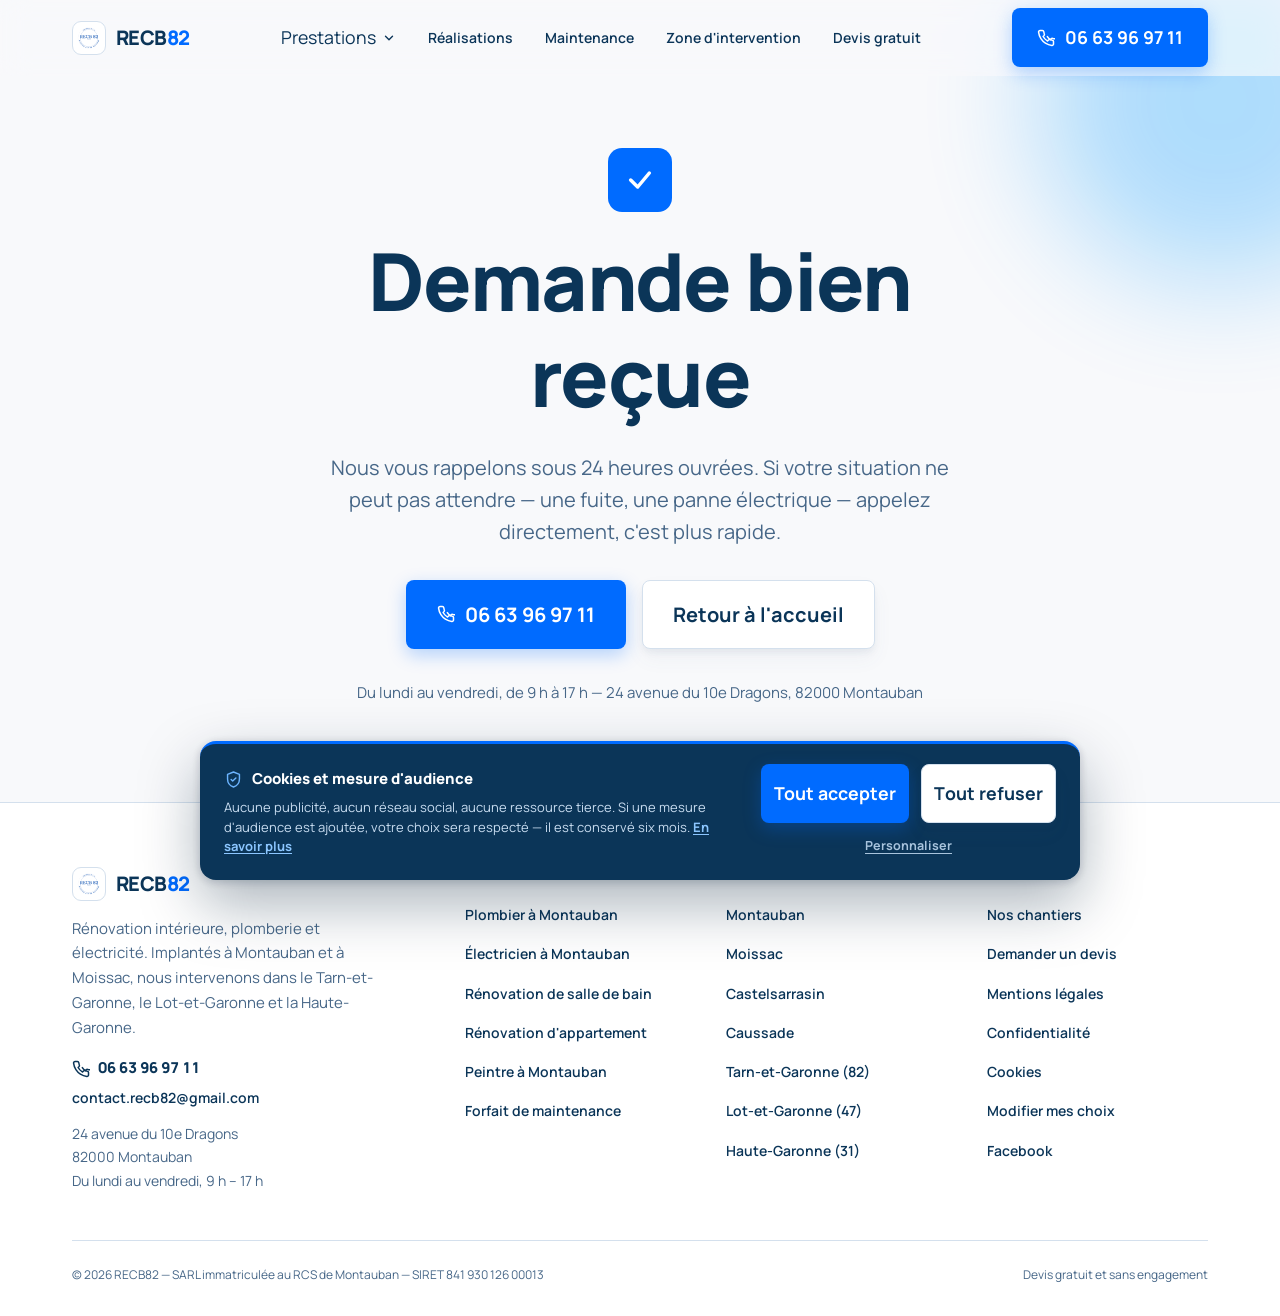
<file: merci.html>
<!DOCTYPE html>
<html lang="fr">
<head>
  <meta charset="utf-8">
  <meta name="viewport" content="width=device-width, initial-scale=1">
  <title>Demande envoyée — RECB82</title>
  <meta name="description" content="Votre demande de devis a bien été envoyée à RECB82.">
  <meta name="robots" content="noindex, follow">
  <meta property="og:type" content="website">
  <meta property="og:locale" content="fr_FR">
  <meta property="og:site_name" content="RECB82">
  <meta property="og:title" content="Demande envoyée — RECB82">
  <meta property="og:description" content="Votre demande de devis a bien été envoyée à RECB82.">
  <meta property="og:url" content="https://www.recb82.com/merci">
  <meta name="theme-color" content="#f8f9fb">
  <link rel="icon" href="/favicon.svg" type="image/svg+xml">
  <link rel="preload" href="/assets/fonts/manrope-latin.woff2" as="font" type="font/woff2" crossorigin>
  <!-- CSS critique en ligne : la page s'affiche sans attendre la feuille complète.
       Reproduit tel quel sur chaque page, voir README avant de le modifier. -->
  <style>:root{--ink:#0b3558;--blue:#006bff;--blue-dark:#0056cc;--slate:#476788;--mist:#a6bbd1;--cloud:#f8f9fb;--paper:#fff;--pebble:#f0f3f8;--hairline:#d4e0ed;--cobalt:#004eba;--magenta:#e55cff;--cyan:#0099ff;--font:'Manrope',ui-sans-serif,system-ui,-apple-system,'Segoe UI',Roboto,sans-serif;--t-caption:12px;--t-small:14px;--t-body:clamp(16px,.95rem + .2vw,18px);--t-lead:clamp(17px,1rem + .5vw,20px);--t-h1:clamp(30px,1.3rem + 4.6vw,68px);--t-display:clamp(34px,1.4rem + 5.4vw,80px);--s-1:8px;--s-2:16px;--s-3:24px;--s-4:32px;--s-5:40px;--r-btn:8px;--r-pill:9999px;--max:1200px;--gutter:clamp(16px,4vw,32px);--header-h:64px;--ease-out:cubic-bezier(.16,1,.3,1)}
@font-face{font-family:'Manrope';font-style:normal;font-weight:400 800;font-display:swap;src:url('/assets/fonts/manrope-latin.woff2') format('woff2');unicode-range:U+0000-00FF,U+0131,U+0152-0153,U+02BB-02BC,U+02C6,U+02DA,U+02DC,U+0304,U+0308,U+0329,U+2000-206F,U+20AC,U+2122,U+2191,U+2193,U+2212,U+2215,U+FEFF,U+FFFD}
@font-face{font-family:'Manrope';font-style:normal;font-weight:400 800;font-display:swap;src:url('/assets/fonts/manrope-latin-ext.woff2') format('woff2');unicode-range:U+0100-02BA,U+02BD-02C5,U+02C7-02CC,U+02CE-02D7,U+02DD-02FF,U+0304,U+0308,U+0329,U+1D00-1DBF,U+1E00-1E9F,U+1EF2-1EFF,U+2020,U+20A0-20AB,U+20AD-20C0,U+2113,U+2C60-2C7F,U+A720-A7FF}
*,*::before,*::after{box-sizing:border-box}*{margin:0}
html{-webkit-text-size-adjust:100%}
body{font-family:var(--font);font-size:var(--t-body);line-height:1.65;color:var(--ink);background:var(--cloud);-webkit-font-smoothing:antialiased;overflow-x:hidden;padding-bottom:calc(64px + env(safe-area-inset-bottom))}
img,svg{display:block;max-width:100%;height:auto}
a{color:inherit;text-decoration:none}ul{list-style:none;padding:0}
button{background:none;border:0;cursor:pointer;font:inherit;color:inherit}
h1{font-size:var(--t-h1);font-weight:800;line-height:1.12;letter-spacing:-.02em}
p{color:var(--slate)}
.wrap{width:100%;max-width:var(--max);margin-inline:auto;padding-inline:var(--gutter)}
.header{position:fixed;top:0;left:0;right:0;z-index:110;height:var(--header-h);display:flex;align-items:center;background:rgba(248,249,251,.72);backdrop-filter:blur(14px) saturate(160%);-webkit-backdrop-filter:blur(14px) saturate(160%);border-bottom:1px solid transparent}
.header__inner{display:flex;align-items:center;justify-content:space-between;gap:var(--s-2);width:100%}
.logo{display:inline-flex;align-items:center;gap:10px;font-weight:800;letter-spacing:-.03em;font-size:20px}
.logo__mark{width:34px;height:34px;border-radius:9px;flex:none;background:var(--ink);color:var(--paper);display:grid;place-items:center;font-size:13px;font-weight:800;letter-spacing:0}
.logo__82{color:var(--blue)}
.nav{display:none}.header__cta{display:none;align-items:center;gap:var(--s-1)}
.burger{width:44px;height:44px;display:grid;place-items:center;border-radius:var(--r-btn);border:1px solid var(--hairline);background:var(--paper)}
.burger__box{position:relative;width:20px;height:14px}
.burger__box span{position:absolute;left:0;height:2px;width:100%;border-radius:2px;background:var(--ink)}
.burger__box span:nth-child(1){top:0}.burger__box span:nth-child(2){top:6px;width:70%}.burger__box span:nth-child(3){top:12px}
.btn{position:relative;display:inline-flex;align-items:center;justify-content:center;gap:10px;padding:14px 24px;font-size:var(--t-body);font-weight:700;border-radius:var(--r-btn);border:1px solid transparent;white-space:nowrap;overflow:hidden;isolation:isolate}
.btn--primary{background:var(--blue);color:var(--paper);box-shadow:0 6px 18px rgba(0,107,255,.28)}
.btn--dark{background:var(--ink);color:var(--paper)}
.btn--ghost{background:var(--paper);color:var(--ink);border-color:var(--hairline)}
.btn--lg{padding:17px 30px;font-size:var(--t-lead)}
.btn-row{display:flex;flex-wrap:wrap;gap:var(--s-2)}
.lead{font-size:var(--t-lead);line-height:1.6;color:var(--slate)}
.hero{position:relative;isolation:isolate;padding-top:calc(var(--header-h) + clamp(24px,6vw,72px));padding-bottom:clamp(48px,8vw,96px);overflow:hidden}
.hero__grid{display:grid;gap:clamp(40px,6vw,64px);align-items:center}
.hero h1{margin-bottom:var(--s-3);font-size:var(--t-display)}
.hero .lead{margin-bottom:var(--s-4);max-width:54ch}
.hero__badges{display:flex;flex-wrap:wrap;gap:8px;margin-bottom:var(--s-3)}
.eyebrow{display:inline-flex;align-items:center;gap:8px;font-size:var(--t-caption);font-weight:700;letter-spacing:.12em;text-transform:uppercase;color:var(--cobalt);background:#e6f0ff;padding:6px 14px;border-radius:var(--r-pill)}
.blob{position:absolute;border-radius:50%;filter:blur(60px);opacity:.14;pointer-events:none;z-index:-1}.logo__mark{background:#fff;border:1px solid var(--hairline);padding:3px;overflow:hidden}.logo__mark img{width:100%;height:100%;object-fit:contain}.hero--photo{position:relative;display:grid;grid-template-rows:auto 1fr;padding-top:var(--header-h);padding-bottom:clamp(28px,5vw,64px);background:#061f37;overflow:hidden;isolation:isolate;color:#fff}.hero__ba{position:relative;aspect-ratio:4/3;--pos:0%}.hero__ba img{position:absolute;inset:0;width:100%;height:100%;object-fit:cover;object-position:50% 62%}.hero__after{position:absolute;inset:0;clip-path:inset(0 0 0 var(--pos))}.hero__scrim{display:none;position:absolute;inset:0;z-index:-1;pointer-events:none}.hero__content{position:relative;z-index:1;width:100%}.hero--photo h1{color:#fff;font-size:clamp(30px,1.4rem + 2.9vw,52px);margin-bottom:var(--s-3)}.hero__content{padding-block:clamp(26px,6vw,44px)}.hero--photo .lead{color:#d8e6f5;max-width:52ch;margin-bottom:var(--s-3)}.hero--photo .eyebrow{background:rgba(255,255,255,.14);color:#fff}.header--over:not(.is-stuck){background:linear-gradient(180deg,rgba(6,31,55,.55),transparent);backdrop-filter:none;-webkit-backdrop-filter:none}.header--over:not(.is-stuck) .nav__link,.header--over:not(.is-stuck) .logo{color:#fff}.header--over:not(.is-stuck) .burger{background:rgba(255,255,255,.14);border-color:rgba(255,255,255,.3)}.header--over:not(.is-stuck) .burger__box span{background:#fff}.js [data-reveal]{opacity:0;transform:translate3d(0,28px,0);filter:blur(6px);transition:opacity .8s var(--ease-out),transform .8s var(--ease-out),filter .8s var(--ease-out);transition-delay:var(--d,0ms)}
.js [data-reveal="left"]{transform:translate3d(-36px,0,0)}
.js [data-reveal="right"]{transform:translate3d(36px,0,0)}
.js [data-reveal="scale"]{transform:scale(.94)}
.js [data-reveal].is-in{opacity:1;transform:none;filter:none}
.js .callbar{transform:translateY(110%)}
@media(min-width:860px){.blob{opacity:.3}.hero__grid{grid-template-columns:1.05fr .95fr}.hero--photo{display:flex;align-items:center;min-height:min(90svh,800px);padding-top:calc(var(--header-h) + 24px)}.hero__ba{position:absolute;inset:0;z-index:-2;aspect-ratio:auto}.hero__content>div{max-width:620px}.hero__scrim{display:block;background:linear-gradient(95deg,rgba(6,31,55,.96) 0%,rgba(6,31,55,.9) 32%,rgba(6,31,55,.52) 52%,rgba(6,31,55,.1) 72%,rgba(6,31,55,.32) 100%),linear-gradient(180deg,rgba(6,31,55,.5) 0%,transparent 32%,rgba(6,31,55,.45) 100%)}}
@media(min-width:1000px){:root{--header-h:76px}body{padding-bottom:0}.nav{display:block}.header__cta{display:flex}.burger{display:none}}
@media(prefers-reduced-motion:reduce){.js [data-reveal]{opacity:1!important;transform:none!important;filter:none!important}.js .callbar{transform:none}}</style>
  <link rel="preload" href="/assets/css/styles.css" as="style" onload="this.rel='stylesheet';this.onload=null">
  <noscript><link rel="stylesheet" href="/assets/css/styles.css"></noscript>
  <script>document.documentElement.className+=' js'</script>
  <noscript><style>.burger{display:none}</style></noscript>
</head>
<body>
<a class="skip-link" href="#main">Aller au contenu</a>
<div class="progress" aria-hidden="true"></div>
<header class="header">
  <div class="wrap header__inner">
    <a class="logo" href="/" aria-label="RECB82, accueil">
      <span class="logo__mark"><img src="/assets/img/logo-recb82-192.png" alt="" width="192" height="192" decoding="async"></span>
      <span>RECB<span class="logo__82">82</span></span>
    </a>
    <nav class="nav" aria-label="Navigation principale">
      <ul class="nav__list">
        <li class="nav__item nav__item--mega">
          <button class="nav__link nav__link--mega" type="button" aria-expanded="false" aria-controls="mega-prestations">Prestations <svg class="nav__chevron" width="14" height="14" viewBox="0 0 24 24" fill="none" stroke="currentColor" stroke-width="2.4" stroke-linecap="round" stroke-linejoin="round" aria-hidden="true"><path d="m6 9 6 6 6-6"/></svg></button>
      <div class="mega" id="mega-prestations">
        <div class="mega__inner">
        <div class="mega__col">
          <p class="mega__titre">Nos métiers</p>
          <ul class="mega__liste">
            <li style="--i:0">
              <a class="mega__link" href="/plombier-montauban">
                <span class="mega__icon" aria-hidden="true"><svg width="26" height="26" viewBox="0 0 24 24" fill="none" stroke="currentColor" stroke-width="1.8" stroke-linecap="round" stroke-linejoin="round" aria-hidden="true"><path d="M12 2.5S5.5 9.3 5.5 14a6.5 6.5 0 0 0 13 0c0-4.7-6.5-11.5-6.5-11.5Z"/><path d="M9.5 14.5a2.5 2.5 0 0 0 2.5 2.5"/></svg></span>
                <span class="mega__texte">
                  <span class="mega__nom">Plomberie</span>
                  <span class="mega__phrase">Fuites, chauffe-eau, réseaux et pièces humides</span>
                </span>
              </a>
            </li>
            <li style="--i:1">
              <a class="mega__link" href="/electricien-montauban">
                <span class="mega__icon" aria-hidden="true"><svg width="26" height="26" viewBox="0 0 24 24" fill="none" stroke="currentColor" stroke-width="1.8" stroke-linecap="round" stroke-linejoin="round" aria-hidden="true"><path d="M13.5 2 4 13.5h6.5L10 22l9.5-11.5H13l.5-8.5Z"/></svg></span>
                <span class="mega__texte">
                  <span class="mega__nom">Électricité</span>
                  <span class="mega__phrase">Tableaux, mise aux normes, points lumineux</span>
                </span>
              </a>
            </li>
            <li style="--i:2">
              <a class="mega__link" href="/peintre-montauban">
                <span class="mega__icon" aria-hidden="true"><svg width="26" height="26" viewBox="0 0 24 24" fill="none" stroke="currentColor" stroke-width="1.8" stroke-linecap="round" stroke-linejoin="round" aria-hidden="true"><rect x="3" y="3" width="13" height="6" rx="1.5"/><path d="M16 6h3.5A1.5 1.5 0 0 1 21 7.5V11a1.5 1.5 0 0 1-1.5 1.5H12"/><rect x="9.5" y="12.5" width="5" height="9" rx="1.5"/></svg></span>
                <span class="mega__texte">
                  <span class="mega__nom">Peinture et finitions</span>
                  <span class="mega__phrase">Murs, plafonds, enduits décoratifs</span>
                </span>
              </a>
            </li>
            <li style="--i:3">
              <a class="mega__link" href="/renovation-salle-de-bain-montauban">
                <span class="mega__icon" aria-hidden="true"><svg width="26" height="26" viewBox="0 0 24 24" fill="none" stroke="currentColor" stroke-width="1.8" stroke-linecap="round" stroke-linejoin="round" aria-hidden="true"><path d="M12 2.5 4.5 5.5v6c0 4.6 3.1 8.6 7.5 10 4.4-1.4 7.5-5.4 7.5-10v-6L12 2.5Z"/><path d="m9 12 2 2 4-4"/></svg></span>
                <span class="mega__texte">
                  <span class="mega__nom">Salle de bain</span>
                  <span class="mega__phrase">La pièce reprise entièrement, plomberie comprise</span>
                </span>
              </a>
            </li>
          </ul>
        </div>
        <div class="mega__col">
          <p class="mega__titre">Types de chantier</p>
          <ul class="mega__liste">
            <li style="--i:4">
              <a class="mega__link" href="/renovation-appartement-montauban">
                <span class="mega__icon" aria-hidden="true"><svg width="14" height="14" viewBox="0 0 24 24" fill="none" stroke="currentColor" stroke-width="2" stroke-linecap="round" stroke-linejoin="round" aria-hidden="true"><path d="M14.5 6.5a4 4 0 0 0 5 5l-9 9a2.8 2.8 0 0 1-4-4l9-9a4 4 0 0 0-1 1Z"/></svg></span>
                <span class="mega__texte">
                  <span class="mega__nom">Rénovation d'appartement</span>
                  <span class="mega__phrase">Remise en location, sols, cloisons et peinture</span>
                </span>
              </a>
            </li>
            <li style="--i:5">
              <a class="mega__link" href="/renovation-interieure-moissac">
                <span class="mega__icon" aria-hidden="true"><svg width="26" height="26" viewBox="0 0 24 24" fill="none" stroke="currentColor" stroke-width="1.8" stroke-linecap="round" stroke-linejoin="round" aria-hidden="true"><path d="M12 21.5s7-6.4 7-11.5a7 7 0 1 0-14 0c0 5.1 7 11.5 7 11.5Z"/><circle cx="12" cy="10" r="2.6"/></svg></span>
                <span class="mega__texte">
                  <span class="mega__nom">Rénovation à Moissac</span>
                  <span class="mega__phrase">Aménagement, cloisons et finitions</span>
                </span>
              </a>
            </li>
            <li style="--i:6">
              <a class="mega__link" href="/realisations">
                <span class="mega__icon" aria-hidden="true"><svg width="26" height="26" viewBox="0 0 24 24" fill="none" stroke="currentColor" stroke-width="1.8" stroke-linecap="round" stroke-linejoin="round" aria-hidden="true"><rect x="3" y="4.5" width="18" height="15" rx="2.5"/><circle cx="8.5" cy="9.5" r="1.6"/><path d="m3.5 17 4.8-4.4a2 2 0 0 1 2.7 0l3 2.8m0 0 1.8-1.6a2 2 0 0 1 2.7 0l2 1.8"/></svg></span>
                <span class="mega__texte">
                  <span class="mega__nom">Nos réalisations</span>
                  <span class="mega__phrase">Les chantiers en détail, avant et après</span>
                </span>
              </a>
            </li>
            <li style="--i:7">
              <a class="mega__link" href="/#forfait">
                <span class="mega__icon" aria-hidden="true"><svg width="14" height="14" viewBox="0 0 24 24" fill="none" stroke="currentColor" stroke-width="2" stroke-linecap="round" stroke-linejoin="round" aria-hidden="true"><circle cx="12" cy="12" r="9"/><path d="M12 7v5l3.5 2"/></svg></span>
                <span class="mega__texte">
                  <span class="mega__nom">Forfait maintenance</span>
                  <span class="mega__phrase">Un artisan disponible à l'année</span>
                </span>
              </a>
            </li>
          </ul>
        </div>
        <div class="mega__col mega__col--encart">
          <p class="mega__titre">Où nous intervenons</p>
          <p class="mega__encart-texte">Montauban, Moissac, Castelsarrasin, Caussade et tout le Tarn-et-Garonne. Déplacement et devis gratuits.</p>
          <a class="btn btn--primary btn--block" href="/devis">Devis gratuit <svg width="18" height="18" viewBox="0 0 24 24" fill="none" stroke="currentColor" stroke-width="2" stroke-linecap="round" stroke-linejoin="round" aria-hidden="true"><path d="M5 12h14M13 6l6 6-6 6"/></svg></a>
          <a class="mega__tel" href="tel:+33663969711"><svg width="18" height="18" viewBox="0 0 24 24" fill="none" stroke="currentColor" stroke-width="2" stroke-linecap="round" stroke-linejoin="round" aria-hidden="true"><path d="M13.8 10.2a10.6 10.6 0 0 0 4 4l1.4-1.4a1.5 1.5 0 0 1 1.6-.3c1 .4 2.2.6 3.2.6v0"/><path d="M22 16.9v3a2 2 0 0 1-2.2 2 19.8 19.8 0 0 1-8.6-3.1 19.5 19.5 0 0 1-6-6A19.8 19.8 0 0 1 2.1 4.2 2 2 0 0 1 4.1 2h3a2 2 0 0 1 2 1.7c.1 1 .4 2 .7 2.9a2 2 0 0 1-.4 2.1L8.1 10a16 16 0 0 0 6 6l1.3-1.3a2 2 0 0 1 2.1-.5c1 .4 1.9.6 2.9.8a2 2 0 0 1 1.7 2Z"/></svg> 06 63 96 97 11</a>
          <p class="mega__horaires">Du lundi au vendredi, 9 h – 17 h</p>
        </div>
        </div>
      </div>
        </li>
        <li class="nav__item"><a class="nav__link" href="/realisations">Réalisations</a></li>
        <li class="nav__item"><a class="nav__link" href="/#forfait">Maintenance</a></li>
        <li class="nav__item"><a class="nav__link" href="/#zones">Zone d'intervention</a></li>
        <li class="nav__item"><a class="nav__link" href="/devis">Devis gratuit</a></li>
      </ul>
    </nav>
    <div class="header__cta">
      <a class="btn btn--primary" href="tel:+33663969711" data-magnetic="6"><svg width="18" height="18" viewBox="0 0 24 24" fill="none" stroke="currentColor" stroke-width="2" stroke-linecap="round" stroke-linejoin="round" aria-hidden="true"><path d="M13.8 10.2a10.6 10.6 0 0 0 4 4l1.4-1.4a1.5 1.5 0 0 1 1.6-.3c1 .4 2.2.6 3.2.6v0"/><path d="M22 16.9v3a2 2 0 0 1-2.2 2 19.8 19.8 0 0 1-8.6-3.1 19.5 19.5 0 0 1-6-6A19.8 19.8 0 0 1 2.1 4.2 2 2 0 0 1 4.1 2h3a2 2 0 0 1 2 1.7c.1 1 .4 2 .7 2.9a2 2 0 0 1-.4 2.1L8.1 10a16 16 0 0 0 6 6l1.3-1.3a2 2 0 0 1 2.1-.5c1 .4 1.9.6 2.9.8a2 2 0 0 1 1.7 2Z"/></svg> 06 63 96 97 11</a>
    </div>
    <button class="burger" type="button" aria-expanded="false" aria-controls="menu" aria-label="Ouvrir le menu">
      <span class="burger__box" aria-hidden="true"><span></span><span></span><span></span></span>
    </button>
  </div>
</header>

<div class="drawer" id="menu">
  <nav class="drawer__list" aria-label="Menu mobile">
      <p class="drawer__titre">Nos métiers</p>
      <a class="drawer__link" href="/plombier-montauban"><span class="drawer__icon" aria-hidden="true"><svg width="26" height="26" viewBox="0 0 24 24" fill="none" stroke="currentColor" stroke-width="1.8" stroke-linecap="round" stroke-linejoin="round" aria-hidden="true"><path d="M12 2.5S5.5 9.3 5.5 14a6.5 6.5 0 0 0 13 0c0-4.7-6.5-11.5-6.5-11.5Z"/><path d="M9.5 14.5a2.5 2.5 0 0 0 2.5 2.5"/></svg></span><span class="drawer__texte"><span class="drawer__nom">Plomberie</span><span class="drawer__phrase">Fuites, chauffe-eau, réseaux et pièces humides</span></span><svg width="22" height="22" viewBox="0 0 24 24" fill="none" stroke="currentColor" stroke-width="2" stroke-linecap="round" stroke-linejoin="round" aria-hidden="true"><path d="M5 12h14M13 6l6 6-6 6"/></svg></a>
      <a class="drawer__link" href="/electricien-montauban"><span class="drawer__icon" aria-hidden="true"><svg width="26" height="26" viewBox="0 0 24 24" fill="none" stroke="currentColor" stroke-width="1.8" stroke-linecap="round" stroke-linejoin="round" aria-hidden="true"><path d="M13.5 2 4 13.5h6.5L10 22l9.5-11.5H13l.5-8.5Z"/></svg></span><span class="drawer__texte"><span class="drawer__nom">Électricité</span><span class="drawer__phrase">Tableaux, mise aux normes, points lumineux</span></span><svg width="22" height="22" viewBox="0 0 24 24" fill="none" stroke="currentColor" stroke-width="2" stroke-linecap="round" stroke-linejoin="round" aria-hidden="true"><path d="M5 12h14M13 6l6 6-6 6"/></svg></a>
      <a class="drawer__link" href="/peintre-montauban"><span class="drawer__icon" aria-hidden="true"><svg width="26" height="26" viewBox="0 0 24 24" fill="none" stroke="currentColor" stroke-width="1.8" stroke-linecap="round" stroke-linejoin="round" aria-hidden="true"><rect x="3" y="3" width="13" height="6" rx="1.5"/><path d="M16 6h3.5A1.5 1.5 0 0 1 21 7.5V11a1.5 1.5 0 0 1-1.5 1.5H12"/><rect x="9.5" y="12.5" width="5" height="9" rx="1.5"/></svg></span><span class="drawer__texte"><span class="drawer__nom">Peinture et finitions</span><span class="drawer__phrase">Murs, plafonds, enduits décoratifs</span></span><svg width="22" height="22" viewBox="0 0 24 24" fill="none" stroke="currentColor" stroke-width="2" stroke-linecap="round" stroke-linejoin="round" aria-hidden="true"><path d="M5 12h14M13 6l6 6-6 6"/></svg></a>
      <a class="drawer__link" href="/renovation-salle-de-bain-montauban"><span class="drawer__icon" aria-hidden="true"><svg width="26" height="26" viewBox="0 0 24 24" fill="none" stroke="currentColor" stroke-width="1.8" stroke-linecap="round" stroke-linejoin="round" aria-hidden="true"><path d="M12 2.5 4.5 5.5v6c0 4.6 3.1 8.6 7.5 10 4.4-1.4 7.5-5.4 7.5-10v-6L12 2.5Z"/><path d="m9 12 2 2 4-4"/></svg></span><span class="drawer__texte"><span class="drawer__nom">Salle de bain</span><span class="drawer__phrase">La pièce reprise entièrement, plomberie comprise</span></span><svg width="22" height="22" viewBox="0 0 24 24" fill="none" stroke="currentColor" stroke-width="2" stroke-linecap="round" stroke-linejoin="round" aria-hidden="true"><path d="M5 12h14M13 6l6 6-6 6"/></svg></a>
      <p class="drawer__titre">Types de chantier</p>
      <a class="drawer__link" href="/renovation-appartement-montauban"><span class="drawer__icon" aria-hidden="true"><svg width="14" height="14" viewBox="0 0 24 24" fill="none" stroke="currentColor" stroke-width="2" stroke-linecap="round" stroke-linejoin="round" aria-hidden="true"><path d="M14.5 6.5a4 4 0 0 0 5 5l-9 9a2.8 2.8 0 0 1-4-4l9-9a4 4 0 0 0-1 1Z"/></svg></span><span class="drawer__texte"><span class="drawer__nom">Rénovation d'appartement</span><span class="drawer__phrase">Remise en location, sols, cloisons et peinture</span></span><svg width="22" height="22" viewBox="0 0 24 24" fill="none" stroke="currentColor" stroke-width="2" stroke-linecap="round" stroke-linejoin="round" aria-hidden="true"><path d="M5 12h14M13 6l6 6-6 6"/></svg></a>
      <a class="drawer__link" href="/renovation-interieure-moissac"><span class="drawer__icon" aria-hidden="true"><svg width="26" height="26" viewBox="0 0 24 24" fill="none" stroke="currentColor" stroke-width="1.8" stroke-linecap="round" stroke-linejoin="round" aria-hidden="true"><path d="M12 21.5s7-6.4 7-11.5a7 7 0 1 0-14 0c0 5.1 7 11.5 7 11.5Z"/><circle cx="12" cy="10" r="2.6"/></svg></span><span class="drawer__texte"><span class="drawer__nom">Rénovation à Moissac</span><span class="drawer__phrase">Aménagement, cloisons et finitions</span></span><svg width="22" height="22" viewBox="0 0 24 24" fill="none" stroke="currentColor" stroke-width="2" stroke-linecap="round" stroke-linejoin="round" aria-hidden="true"><path d="M5 12h14M13 6l6 6-6 6"/></svg></a>
      <a class="drawer__link" href="/realisations"><span class="drawer__icon" aria-hidden="true"><svg width="26" height="26" viewBox="0 0 24 24" fill="none" stroke="currentColor" stroke-width="1.8" stroke-linecap="round" stroke-linejoin="round" aria-hidden="true"><rect x="3" y="4.5" width="18" height="15" rx="2.5"/><circle cx="8.5" cy="9.5" r="1.6"/><path d="m3.5 17 4.8-4.4a2 2 0 0 1 2.7 0l3 2.8m0 0 1.8-1.6a2 2 0 0 1 2.7 0l2 1.8"/></svg></span><span class="drawer__texte"><span class="drawer__nom">Nos réalisations</span><span class="drawer__phrase">Les chantiers en détail, avant et après</span></span><svg width="22" height="22" viewBox="0 0 24 24" fill="none" stroke="currentColor" stroke-width="2" stroke-linecap="round" stroke-linejoin="round" aria-hidden="true"><path d="M5 12h14M13 6l6 6-6 6"/></svg></a>
      <a class="drawer__link" href="/#forfait"><span class="drawer__icon" aria-hidden="true"><svg width="14" height="14" viewBox="0 0 24 24" fill="none" stroke="currentColor" stroke-width="2" stroke-linecap="round" stroke-linejoin="round" aria-hidden="true"><circle cx="12" cy="12" r="9"/><path d="M12 7v5l3.5 2"/></svg></span><span class="drawer__texte"><span class="drawer__nom">Forfait maintenance</span><span class="drawer__phrase">Un artisan disponible à l'année</span></span><svg width="22" height="22" viewBox="0 0 24 24" fill="none" stroke="currentColor" stroke-width="2" stroke-linecap="round" stroke-linejoin="round" aria-hidden="true"><path d="M5 12h14M13 6l6 6-6 6"/></svg></a>
      <p class="drawer__titre">Le reste</p>
      <a class="drawer__link drawer__link--simple" href="/realisations">Réalisations <svg width="22" height="22" viewBox="0 0 24 24" fill="none" stroke="currentColor" stroke-width="2" stroke-linecap="round" stroke-linejoin="round" aria-hidden="true"><path d="M5 12h14M13 6l6 6-6 6"/></svg></a>
      <a class="drawer__link drawer__link--simple" href="/#forfait">Maintenance <svg width="22" height="22" viewBox="0 0 24 24" fill="none" stroke="currentColor" stroke-width="2" stroke-linecap="round" stroke-linejoin="round" aria-hidden="true"><path d="M5 12h14M13 6l6 6-6 6"/></svg></a>
      <a class="drawer__link drawer__link--simple" href="/#zones">Zone d'intervention <svg width="22" height="22" viewBox="0 0 24 24" fill="none" stroke="currentColor" stroke-width="2" stroke-linecap="round" stroke-linejoin="round" aria-hidden="true"><path d="M5 12h14M13 6l6 6-6 6"/></svg></a>
      <a class="drawer__link drawer__link--simple" href="/devis">Devis gratuit <svg width="22" height="22" viewBox="0 0 24 24" fill="none" stroke="currentColor" stroke-width="2" stroke-linecap="round" stroke-linejoin="round" aria-hidden="true"><path d="M5 12h14M13 6l6 6-6 6"/></svg></a>
  </nav>
  <div class="drawer__foot stack">
    <a class="btn btn--primary btn--lg btn--block" href="tel:+33663969711"><svg width="18" height="18" viewBox="0 0 24 24" fill="none" stroke="currentColor" stroke-width="2" stroke-linecap="round" stroke-linejoin="round" aria-hidden="true"><path d="M13.8 10.2a10.6 10.6 0 0 0 4 4l1.4-1.4a1.5 1.5 0 0 1 1.6-.3c1 .4 2.2.6 3.2.6v0"/><path d="M22 16.9v3a2 2 0 0 1-2.2 2 19.8 19.8 0 0 1-8.6-3.1 19.5 19.5 0 0 1-6-6A19.8 19.8 0 0 1 2.1 4.2 2 2 0 0 1 4.1 2h3a2 2 0 0 1 2 1.7c.1 1 .4 2 .7 2.9a2 2 0 0 1-.4 2.1L8.1 10a16 16 0 0 0 6 6l1.3-1.3a2 2 0 0 1 2.1-.5c1 .4 1.9.6 2.9.8a2 2 0 0 1 1.7 2Z"/></svg> 06 63 96 97 11</a>
    <a class="btn btn--ghost btn--block" href="/devis">Demander un devis gratuit</a>
    <p style="font-size:14px">Du lundi au vendredi, 9 h – 17 h.<br>24 avenue du 10e Dragons, 82000 Montauban.</p>
  </div>
</div>

<div class="callbar">
  <a class="btn btn--primary" href="tel:+33663969711"><svg width="18" height="18" viewBox="0 0 24 24" fill="none" stroke="currentColor" stroke-width="2" stroke-linecap="round" stroke-linejoin="round" aria-hidden="true"><path d="M13.8 10.2a10.6 10.6 0 0 0 4 4l1.4-1.4a1.5 1.5 0 0 1 1.6-.3c1 .4 2.2.6 3.2.6v0"/><path d="M22 16.9v3a2 2 0 0 1-2.2 2 19.8 19.8 0 0 1-8.6-3.1 19.5 19.5 0 0 1-6-6A19.8 19.8 0 0 1 2.1 4.2 2 2 0 0 1 4.1 2h3a2 2 0 0 1 2 1.7c.1 1 .4 2 .7 2.9a2 2 0 0 1-.4 2.1L8.1 10a16 16 0 0 0 6 6l1.3-1.3a2 2 0 0 1 2.1-.5c1 .4 1.9.6 2.9.8a2 2 0 0 1 1.7 2Z"/></svg> Appeler</a>
  <a class="btn btn--ghost" href="/devis">Devis gratuit</a>
</div>
<main id="main">
  <section class="hero">
    <div class="blob blob--cyan blob--float" style="width:360px;height:360px;top:-80px;right:-120px"></div>
    <div class="wrap" style="max-width:720px;text-align:center">
      <span class="service__icon" style="margin:0 auto 24px;width:64px;height:64px;background:var(--blue);color:#fff" aria-hidden="true">
        <svg width="28" height="28" viewBox="0 0 24 24" fill="none" stroke="currentColor" stroke-width="3" stroke-linecap="round" stroke-linejoin="round"><path d="m4 12 6 6L20 6"/></svg>
      </span>
      <h1 data-split>Demande bien reçue</h1>
      <p class="lead" style="margin:20px auto 32px;max-width:52ch" data-reveal>Nous vous rappelons sous 24 heures ouvrées. Si votre situation ne peut pas attendre — une fuite, une panne électrique — appelez directement, c'est plus rapide.</p>
      <div class="btn-row" style="justify-content:center;--d:150ms" data-reveal>
        <a class="btn btn--primary btn--lg" href="tel:+33663969711" data-magnetic="10"><svg width="18" height="18" viewBox="0 0 24 24" fill="none" stroke="currentColor" stroke-width="2" stroke-linecap="round" stroke-linejoin="round" aria-hidden="true"><path d="M13.8 10.2a10.6 10.6 0 0 0 4 4l1.4-1.4a1.5 1.5 0 0 1 1.6-.3c1 .4 2.2.6 3.2.6v0"/><path d="M22 16.9v3a2 2 0 0 1-2.2 2 19.8 19.8 0 0 1-8.6-3.1 19.5 19.5 0 0 1-6-6A19.8 19.8 0 0 1 2.1 4.2 2 2 0 0 1 4.1 2h3a2 2 0 0 1 2 1.7c.1 1 .4 2 .7 2.9a2 2 0 0 1-.4 2.1L8.1 10a16 16 0 0 0 6 6l1.3-1.3a2 2 0 0 1 2.1-.5c1 .4 1.9.6 2.9.8a2 2 0 0 1 1.7 2Z"/></svg> 06 63 96 97 11</a>
        <a class="btn btn--ghost btn--lg" href="/">Retour à l'accueil</a>
      </div>
      <p style="margin-top:32px;font-size:15px">Du lundi au vendredi, de 9 h à 17 h — 24 avenue du 10e Dragons, 82000 Montauban</p>
    </div>
  </section>
</main>
<div class="consent" id="consent" role="region" aria-labelledby="consent-titre" hidden>
  <div class="consent__inner">
    <div class="consent__texte">
      <p class="consent__titre" id="consent-titre"><svg width="26" height="26" viewBox="0 0 24 24" fill="none" stroke="currentColor" stroke-width="1.8" stroke-linecap="round" stroke-linejoin="round" aria-hidden="true"><path d="M12 2.5 4.5 5.5v6c0 4.6 3.1 8.6 7.5 10 4.4-1.4 7.5-5.4 7.5-10v-6L12 2.5Z"/><path d="m9 12 2 2 4-4"/></svg> Cookies et mesure d'audience</p>
      <p class="consent__phrase">Aucune publicité, aucun réseau social, aucune ressource tierce. Si une mesure d'audience est ajoutée, votre choix sera respecté&nbsp;— il est conservé six mois. <a class="consent__lien" href="/cookies">En savoir plus</a></p>
    </div>
    <div class="consent__actions">
      <button class="btn btn--primary" type="button" data-consent-accepter>Tout accepter</button>
      <button class="btn btn--ghost" type="button" data-consent-refuser>Tout refuser</button>
      <button class="consent__regler" type="button" data-consent-reglages>Personnaliser</button>
    </div>
  </div>
</div>

<dialog class="consent-modal" id="consent-reglages" aria-labelledby="consent-modal-titre">
  <form method="dialog">
    <h2 class="consent-modal__titre" id="consent-modal-titre">Vos préférences</h2>
    <p class="consent-modal__intro">Un seul cookie est déposé aujourd'hui&nbsp;: celui qui retient votre réponse. Les autres catégories sont préréglées pour le jour où elles serviront.</p>

    <div class="consent-cat">
      <div>
        <p class="consent-cat__nom">Strictement nécessaires</p>
        <p class="consent-cat__desc">Le cookie <code>recb_consent</code>, qui mémorise votre choix pour ne plus vous le redemander. Sans lui, la question reviendrait à chaque page.</p>
      </div>
      <span class="consent-cat__fige">Toujours actif</span>
    </div>

    <div class="consent-cat">
      <div>
        <p class="consent-cat__nom">Mesure d'audience</p>
        <p class="consent-cat__desc">Compter les visites et les pages consultées, pour savoir ce qui intéresse. <strong>Aucun outil de ce type n'est installé à ce jour</strong>&nbsp;: votre réponse sera appliquée s'il en est ajouté un.</p>
      </div>
      <label class="switch">
        <input type="checkbox" name="mesure">
        <span class="switch__piste" aria-hidden="true"></span>
        <span class="visually-hidden">Autoriser la mesure d'audience</span>
      </label>
    </div>

    <div class="consent-modal__pied">
      <button class="btn btn--ghost" type="submit" value="refuser">Tout refuser</button>
      <button class="btn btn--ghost" type="submit" value="accepter">Tout accepter</button>
      <button class="btn btn--primary" type="submit" value="enregistrer">Enregistrer mes choix</button>
    </div>
  </form>
</dialog>
<footer class="footer">
  <div class="wrap">
    <div class="footer__grid">
      <div>
        <a class="logo" href="/" style="margin-bottom:16px">
          <span class="logo__mark"><img src="/assets/img/logo-recb82-192.png" alt="" width="192" height="192" loading="lazy" decoding="async"></span>
          <span>RECB<span class="logo__82">82</span></span>
        </a>
        <p style="max-width:34ch;font-size:15px">Rénovation intérieure, plomberie et électricité. Implantés à Montauban et à Moissac, nous intervenons dans le Tarn-et-Garonne, le Lot-et-Garonne et la Haute-Garonne.</p>
        <p style="margin-top:16px;font-size:15px">
          <a class="tel-inline" href="tel:+33663969711"><svg width="18" height="18" viewBox="0 0 24 24" fill="none" stroke="currentColor" stroke-width="2" stroke-linecap="round" stroke-linejoin="round" aria-hidden="true"><path d="M13.8 10.2a10.6 10.6 0 0 0 4 4l1.4-1.4a1.5 1.5 0 0 1 1.6-.3c1 .4 2.2.6 3.2.6v0"/><path d="M22 16.9v3a2 2 0 0 1-2.2 2 19.8 19.8 0 0 1-8.6-3.1 19.5 19.5 0 0 1-6-6A19.8 19.8 0 0 1 2.1 4.2 2 2 0 0 1 4.1 2h3a2 2 0 0 1 2 1.7c.1 1 .4 2 .7 2.9a2 2 0 0 1-.4 2.1L8.1 10a16 16 0 0 0 6 6l1.3-1.3a2 2 0 0 1 2.1-.5c1 .4 1.9.6 2.9.8a2 2 0 0 1 1.7 2Z"/></svg> 06 63 96 97 11</a><br>
          <a class="link" href="mailto:contact.recb82@gmail.com" style="font-size:14px">contact.recb82@gmail.com</a>
        </p>
        <p style="margin-top:12px;font-size:14px">24 avenue du 10e Dragons<br>82000 Montauban<br>Du lundi au vendredi, 9 h – 17 h</p>
      </div>
      <div>
        <h4>Prestations</h4>
        <ul class="footer__links">
          <li><a href="/plombier-montauban">Plombier à Montauban</a></li>
          <li><a href="/electricien-montauban">Électricien à Montauban</a></li>
          <li><a href="/renovation-salle-de-bain-montauban">Rénovation de salle de bain</a></li>
          <li><a href="/renovation-appartement-montauban">Rénovation d'appartement</a></li>
          <li><a href="/peintre-montauban">Peintre à Montauban</a></li>
          <li><a href="/#forfait">Forfait de maintenance</a></li>
        </ul>
      </div>
      <div>
        <h4>Zone d'intervention</h4>
        <ul class="footer__links">
          <li><a href="/plombier-montauban">Montauban</a></li>
          <li><a href="/renovation-interieure-moissac">Moissac</a></li>
          <li><a href="/#zones">Castelsarrasin</a></li>
          <li><a href="/#zones">Caussade</a></li>
          <li><a href="/#zones">Tarn-et-Garonne (82)</a></li>
          <li><a href="/#zones">Lot-et-Garonne (47)</a></li>
          <li><a href="/#zones">Haute-Garonne (31)</a></li>
        </ul>
      </div>
      <div>
        <h4>Entreprise</h4>
        <ul class="footer__links">
          <li><a href="/realisations">Nos chantiers</a></li>
          <li><a href="/devis">Demander un devis</a></li>
          <li><a href="/mentions-legales">Mentions légales</a></li>
          <li><a href="/politique-confidentialite">Confidentialité</a></li>
          <li><a href="/cookies">Cookies</a></li>
          <li><a href="#" data-consent-rouvrir>Modifier mes choix</a></li>
          <li><a href="https://www.facebook.com/Recb82-275847596385836" rel="noopener me" target="_blank">Facebook</a></li>
        </ul>
      </div>
    </div>
    <div class="footer__bottom">
      <p style="font-size:12px">© 2026 RECB82 — SARL immatriculée au RCS de Montauban — SIRET 841 930 126 00013</p>
      <p style="font-size:12px">Devis gratuit et sans engagement</p>
    </div>
  </div>
</footer>

<script src="/assets/js/main.js" defer></script>
<script src="/assets/js/consentement.js" defer></script>
</body>
</html>
</file>
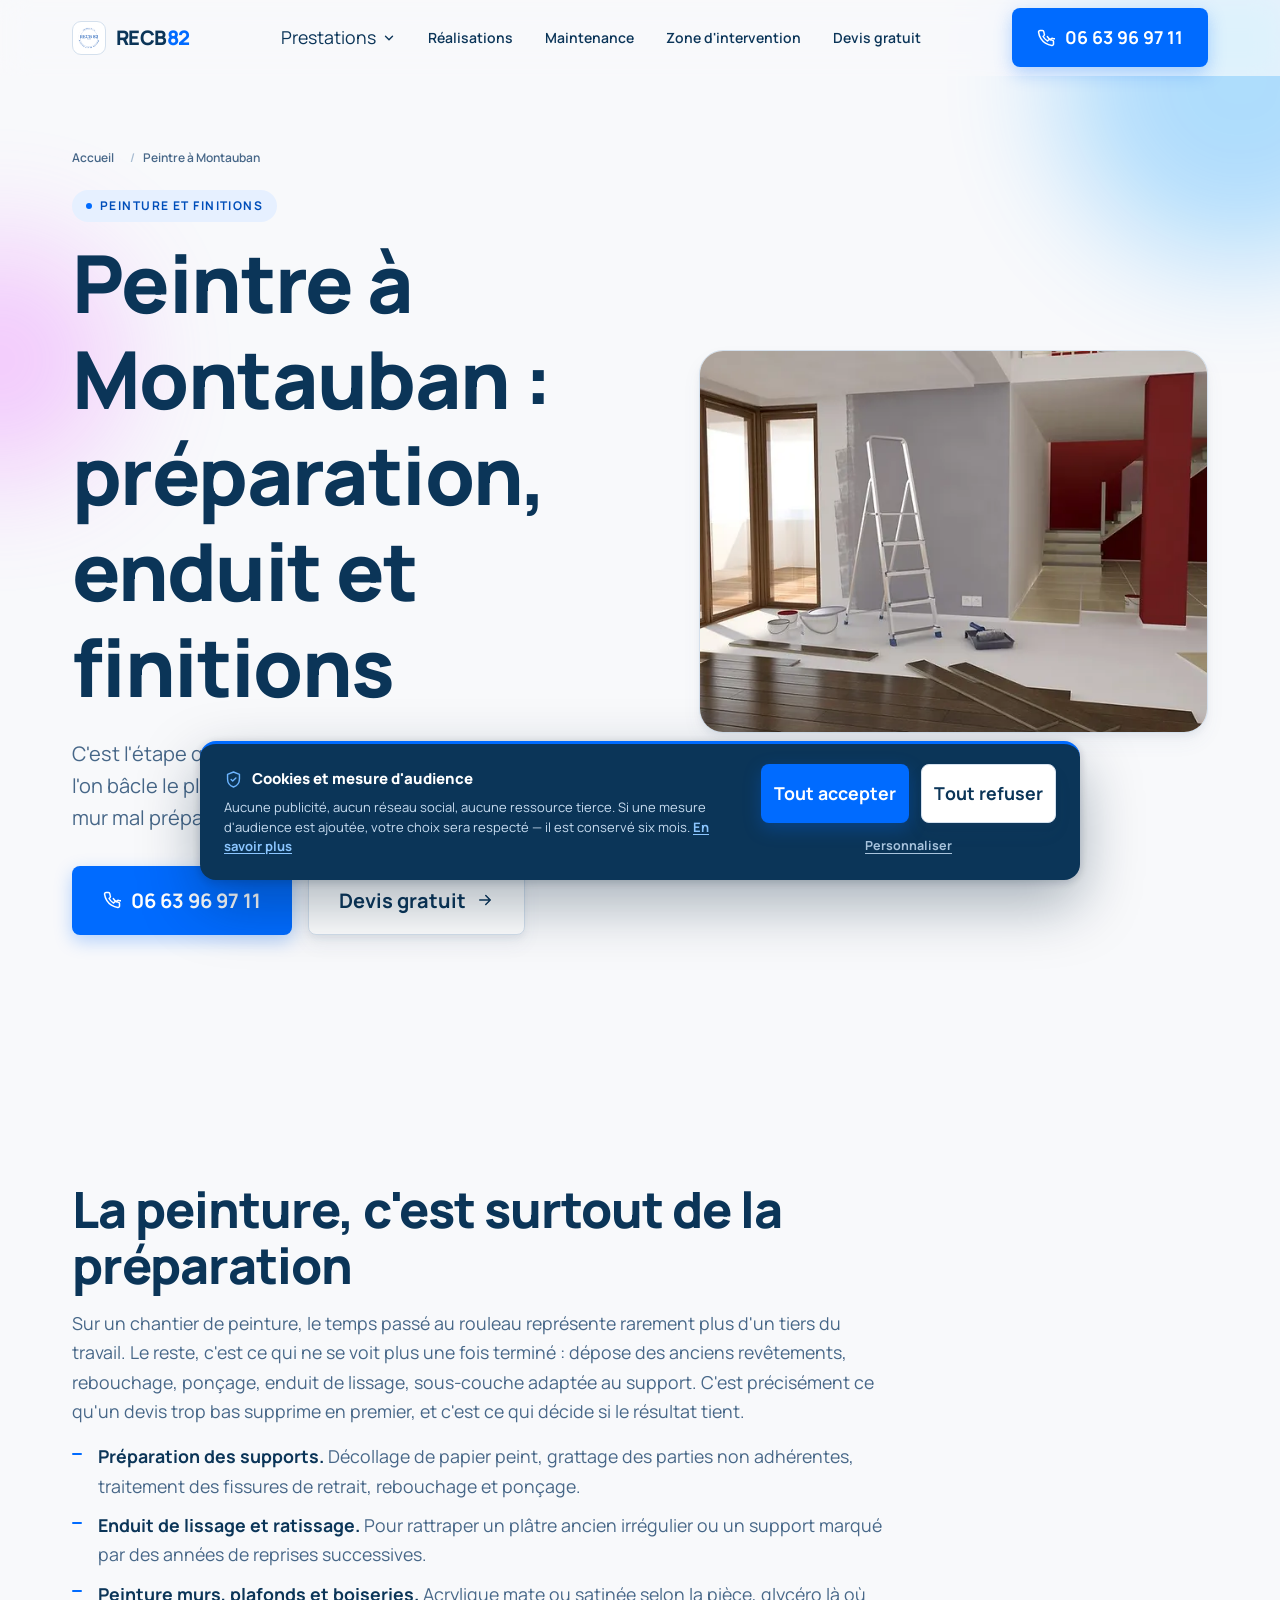
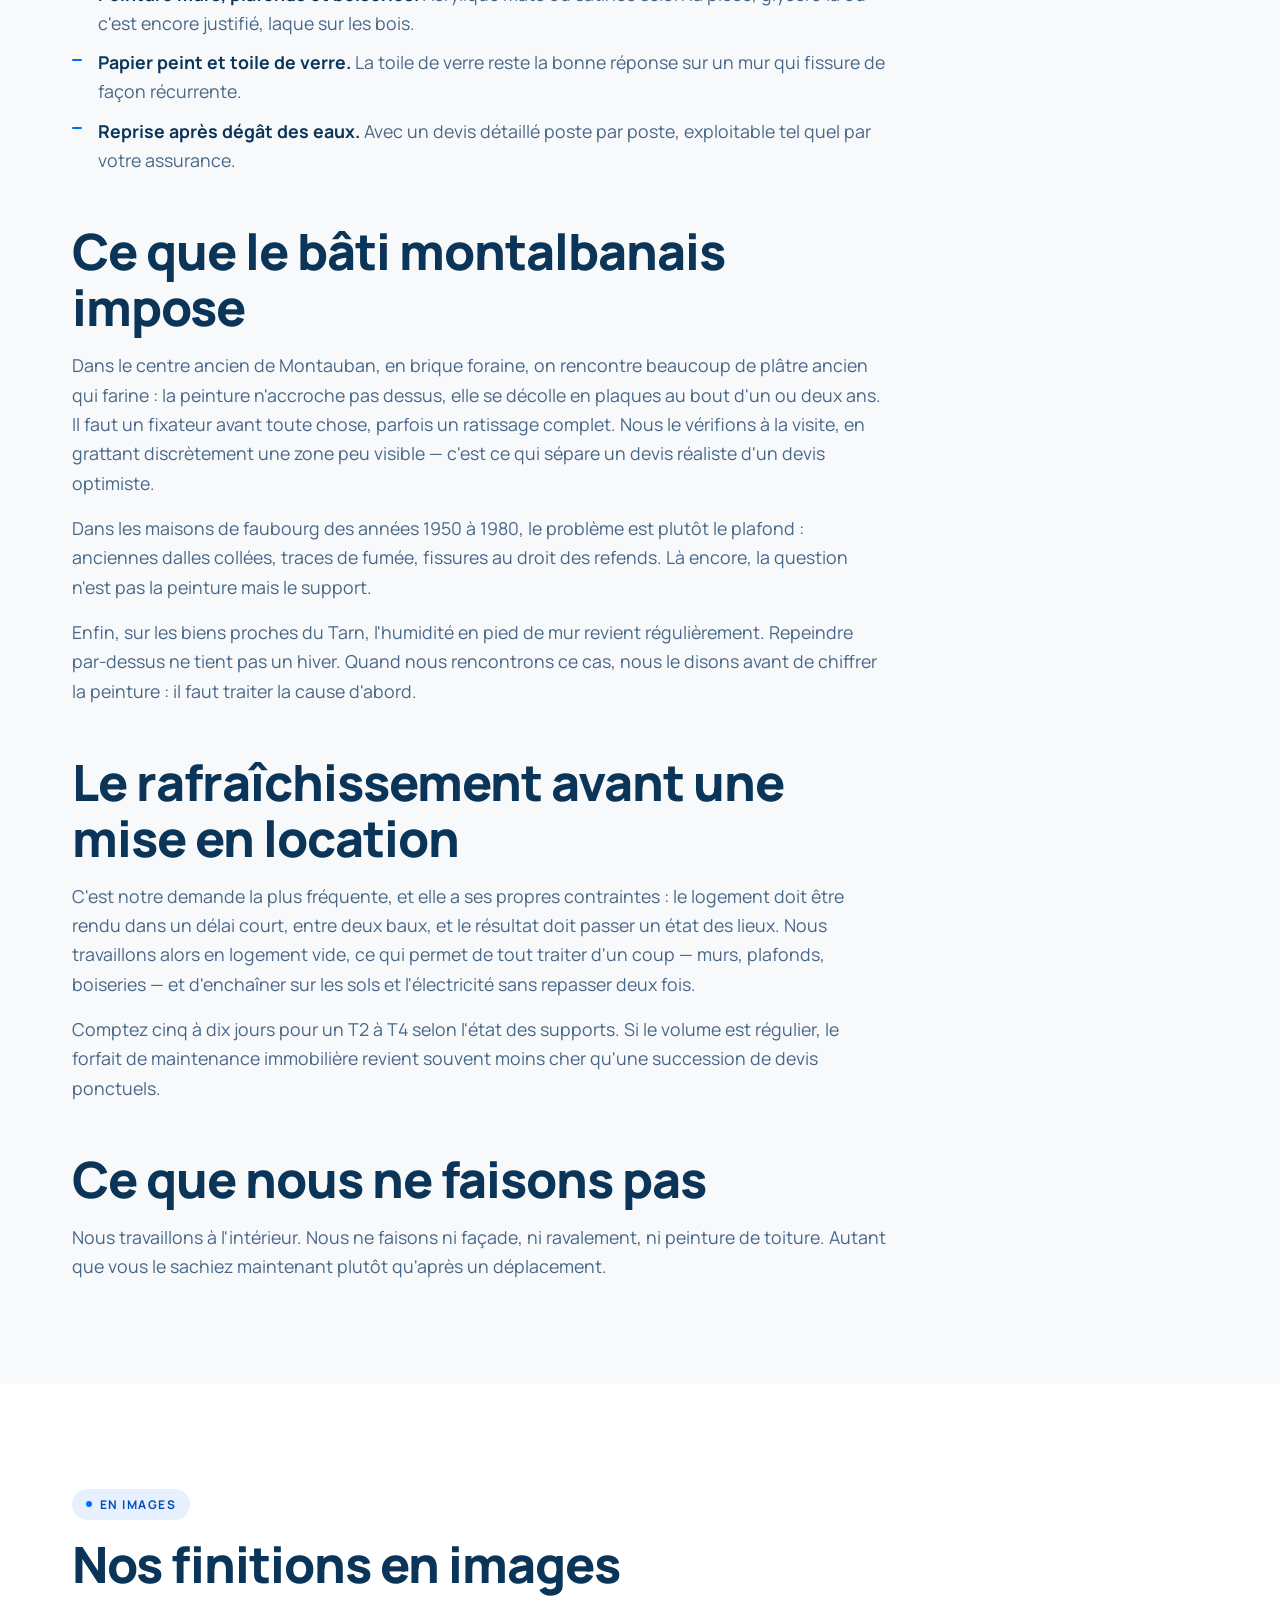
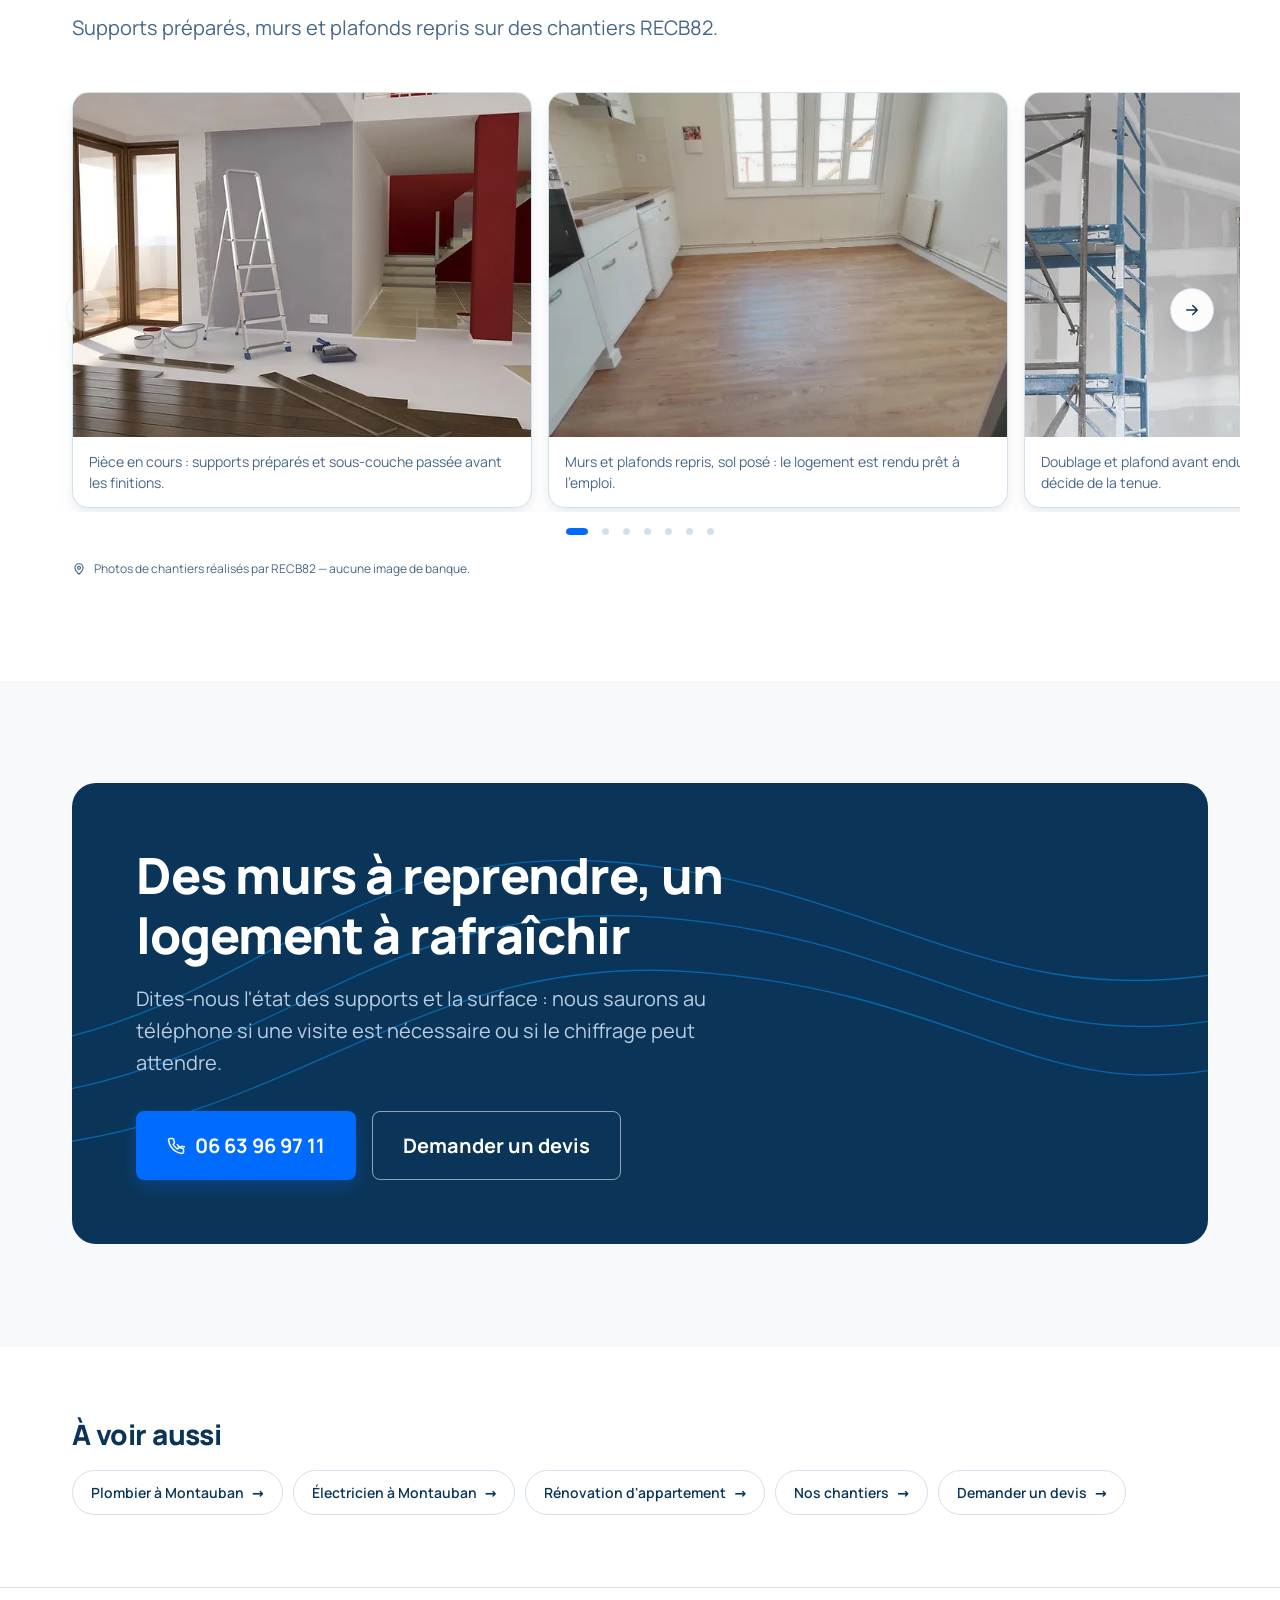
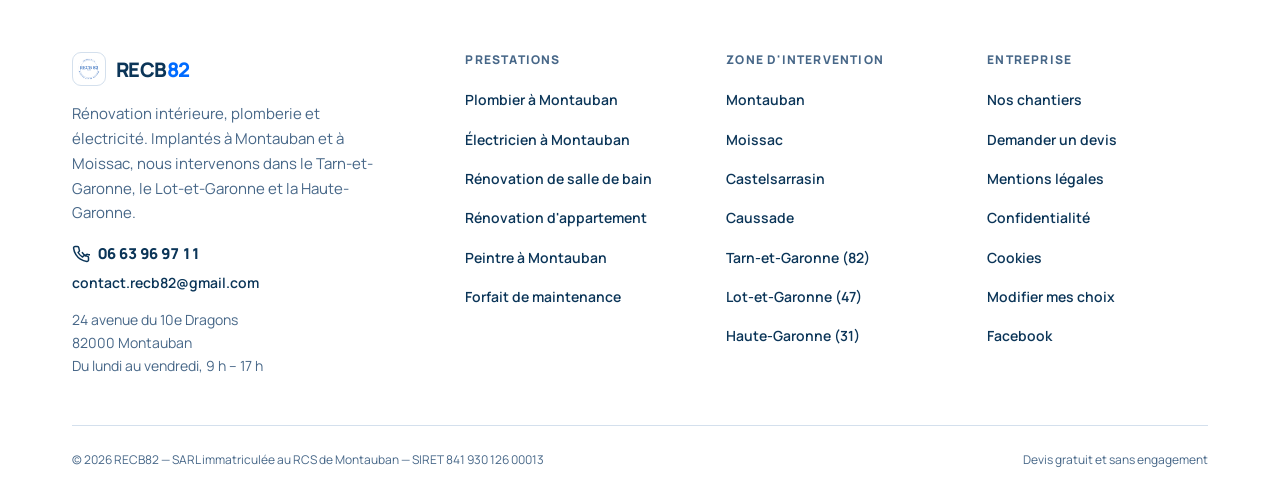
<file: peintre-montauban.html>
<!DOCTYPE html>
<html lang="fr">
<head>
  <meta charset="utf-8">
  <meta name="viewport" content="width=device-width, initial-scale=1">
  <title>Peintre à Montauban — peinture et finitions | RECB82</title>
  <meta name="description" content="Peintre à Montauban : préparation des supports, enduit de lissage, peinture murs et plafonds, papier peint. Devis gratuit. 06 63 96 97 11.">
  <link rel="canonical" href="https://www.recb82.com/peintre-montauban">
  <meta property="og:type" content="website">
  <meta property="og:locale" content="fr_FR">
  <meta property="og:site_name" content="RECB82">
  <meta property="og:title" content="Peintre à Montauban — peinture et finitions | RECB82">
  <meta property="og:description" content="Peintre à Montauban : préparation des supports, enduit de lissage, peinture murs et plafonds, papier peint. Devis gratuit. 06 63 96 97 11.">
  <meta property="og:url" content="https://www.recb82.com/peintre-montauban">
  <meta name="theme-color" content="#f8f9fb">
  <link rel="icon" href="/favicon.svg" type="image/svg+xml">
  <link rel="preload" href="/assets/fonts/manrope-latin.woff2" as="font" type="font/woff2" crossorigin>
  <!-- CSS critique en ligne : la page s'affiche sans attendre la feuille complète.
       Reproduit tel quel sur chaque page, voir README avant de le modifier. -->
  <style>:root{--ink:#0b3558;--blue:#006bff;--blue-dark:#0056cc;--slate:#476788;--mist:#a6bbd1;--cloud:#f8f9fb;--paper:#fff;--pebble:#f0f3f8;--hairline:#d4e0ed;--cobalt:#004eba;--magenta:#e55cff;--cyan:#0099ff;--font:'Manrope',ui-sans-serif,system-ui,-apple-system,'Segoe UI',Roboto,sans-serif;--t-caption:12px;--t-small:14px;--t-body:clamp(16px,.95rem + .2vw,18px);--t-lead:clamp(17px,1rem + .5vw,20px);--t-h1:clamp(30px,1.3rem + 4.6vw,68px);--t-display:clamp(34px,1.4rem + 5.4vw,80px);--s-1:8px;--s-2:16px;--s-3:24px;--s-4:32px;--s-5:40px;--r-btn:8px;--r-pill:9999px;--max:1200px;--gutter:clamp(16px,4vw,32px);--header-h:64px;--ease-out:cubic-bezier(.16,1,.3,1)}
@font-face{font-family:'Manrope';font-style:normal;font-weight:400 800;font-display:swap;src:url('/assets/fonts/manrope-latin.woff2') format('woff2');unicode-range:U+0000-00FF,U+0131,U+0152-0153,U+02BB-02BC,U+02C6,U+02DA,U+02DC,U+0304,U+0308,U+0329,U+2000-206F,U+20AC,U+2122,U+2191,U+2193,U+2212,U+2215,U+FEFF,U+FFFD}
@font-face{font-family:'Manrope';font-style:normal;font-weight:400 800;font-display:swap;src:url('/assets/fonts/manrope-latin-ext.woff2') format('woff2');unicode-range:U+0100-02BA,U+02BD-02C5,U+02C7-02CC,U+02CE-02D7,U+02DD-02FF,U+0304,U+0308,U+0329,U+1D00-1DBF,U+1E00-1E9F,U+1EF2-1EFF,U+2020,U+20A0-20AB,U+20AD-20C0,U+2113,U+2C60-2C7F,U+A720-A7FF}
*,*::before,*::after{box-sizing:border-box}*{margin:0}
html{-webkit-text-size-adjust:100%}
body{font-family:var(--font);font-size:var(--t-body);line-height:1.65;color:var(--ink);background:var(--cloud);-webkit-font-smoothing:antialiased;overflow-x:hidden;padding-bottom:calc(64px + env(safe-area-inset-bottom))}
img,svg{display:block;max-width:100%;height:auto}
a{color:inherit;text-decoration:none}ul{list-style:none;padding:0}
button{background:none;border:0;cursor:pointer;font:inherit;color:inherit}
h1{font-size:var(--t-h1);font-weight:800;line-height:1.12;letter-spacing:-.02em}
p{color:var(--slate)}
.wrap{width:100%;max-width:var(--max);margin-inline:auto;padding-inline:var(--gutter)}
.header{position:fixed;top:0;left:0;right:0;z-index:110;height:var(--header-h);display:flex;align-items:center;background:rgba(248,249,251,.72);backdrop-filter:blur(14px) saturate(160%);-webkit-backdrop-filter:blur(14px) saturate(160%);border-bottom:1px solid transparent}
.header__inner{display:flex;align-items:center;justify-content:space-between;gap:var(--s-2);width:100%}
.logo{display:inline-flex;align-items:center;gap:10px;font-weight:800;letter-spacing:-.03em;font-size:20px}
.logo__mark{width:34px;height:34px;border-radius:9px;flex:none;background:var(--ink);color:var(--paper);display:grid;place-items:center;font-size:13px;font-weight:800;letter-spacing:0}
.logo__82{color:var(--blue)}
.nav{display:none}.header__cta{display:none;align-items:center;gap:var(--s-1)}
.burger{width:44px;height:44px;display:grid;place-items:center;border-radius:var(--r-btn);border:1px solid var(--hairline);background:var(--paper)}
.burger__box{position:relative;width:20px;height:14px}
.burger__box span{position:absolute;left:0;height:2px;width:100%;border-radius:2px;background:var(--ink)}
.burger__box span:nth-child(1){top:0}.burger__box span:nth-child(2){top:6px;width:70%}.burger__box span:nth-child(3){top:12px}
.btn{position:relative;display:inline-flex;align-items:center;justify-content:center;gap:10px;padding:14px 24px;font-size:var(--t-body);font-weight:700;border-radius:var(--r-btn);border:1px solid transparent;white-space:nowrap;overflow:hidden;isolation:isolate}
.btn--primary{background:var(--blue);color:var(--paper);box-shadow:0 6px 18px rgba(0,107,255,.28)}
.btn--dark{background:var(--ink);color:var(--paper)}
.btn--ghost{background:var(--paper);color:var(--ink);border-color:var(--hairline)}
.btn--lg{padding:17px 30px;font-size:var(--t-lead)}
.btn-row{display:flex;flex-wrap:wrap;gap:var(--s-2)}
.lead{font-size:var(--t-lead);line-height:1.6;color:var(--slate)}
.hero{position:relative;isolation:isolate;padding-top:calc(var(--header-h) + clamp(24px,6vw,72px));padding-bottom:clamp(48px,8vw,96px);overflow:hidden}
.hero__grid{display:grid;gap:clamp(40px,6vw,64px);align-items:center}
.hero h1{margin-bottom:var(--s-3);font-size:var(--t-display)}
.hero .lead{margin-bottom:var(--s-4);max-width:54ch}
.hero__badges{display:flex;flex-wrap:wrap;gap:8px;margin-bottom:var(--s-3)}
.eyebrow{display:inline-flex;align-items:center;gap:8px;font-size:var(--t-caption);font-weight:700;letter-spacing:.12em;text-transform:uppercase;color:var(--cobalt);background:#e6f0ff;padding:6px 14px;border-radius:var(--r-pill)}
.blob{position:absolute;border-radius:50%;filter:blur(60px);opacity:.14;pointer-events:none;z-index:-1}.logo__mark{background:#fff;border:1px solid var(--hairline);padding:3px;overflow:hidden}.logo__mark img{width:100%;height:100%;object-fit:contain}.hero--photo{position:relative;display:grid;grid-template-rows:auto 1fr;padding-top:var(--header-h);padding-bottom:clamp(28px,5vw,64px);background:#061f37;overflow:hidden;isolation:isolate;color:#fff}.hero__ba{position:relative;aspect-ratio:4/3;--pos:0%}.hero__ba img{position:absolute;inset:0;width:100%;height:100%;object-fit:cover;object-position:50% 62%}.hero__after{position:absolute;inset:0;clip-path:inset(0 0 0 var(--pos))}.hero__scrim{display:none;position:absolute;inset:0;z-index:-1;pointer-events:none}.hero__content{position:relative;z-index:1;width:100%}.hero--photo h1{color:#fff;font-size:clamp(30px,1.4rem + 2.9vw,52px);margin-bottom:var(--s-3)}.hero__content{padding-block:clamp(26px,6vw,44px)}.hero--photo .lead{color:#d8e6f5;max-width:52ch;margin-bottom:var(--s-3)}.hero--photo .eyebrow{background:rgba(255,255,255,.14);color:#fff}.header--over:not(.is-stuck){background:linear-gradient(180deg,rgba(6,31,55,.55),transparent);backdrop-filter:none;-webkit-backdrop-filter:none}.header--over:not(.is-stuck) .nav__link,.header--over:not(.is-stuck) .logo{color:#fff}.header--over:not(.is-stuck) .burger{background:rgba(255,255,255,.14);border-color:rgba(255,255,255,.3)}.header--over:not(.is-stuck) .burger__box span{background:#fff}.js [data-reveal]{opacity:0;transform:translate3d(0,28px,0);filter:blur(6px);transition:opacity .8s var(--ease-out),transform .8s var(--ease-out),filter .8s var(--ease-out);transition-delay:var(--d,0ms)}
.js [data-reveal="left"]{transform:translate3d(-36px,0,0)}
.js [data-reveal="right"]{transform:translate3d(36px,0,0)}
.js [data-reveal="scale"]{transform:scale(.94)}
.js [data-reveal].is-in{opacity:1;transform:none;filter:none}
.js .callbar{transform:translateY(110%)}
@media(min-width:860px){.blob{opacity:.3}.hero__grid{grid-template-columns:1.05fr .95fr}.hero--photo{display:flex;align-items:center;min-height:min(90svh,800px);padding-top:calc(var(--header-h) + 24px)}.hero__ba{position:absolute;inset:0;z-index:-2;aspect-ratio:auto}.hero__content>div{max-width:620px}.hero__scrim{display:block;background:linear-gradient(95deg,rgba(6,31,55,.96) 0%,rgba(6,31,55,.9) 32%,rgba(6,31,55,.52) 52%,rgba(6,31,55,.1) 72%,rgba(6,31,55,.32) 100%),linear-gradient(180deg,rgba(6,31,55,.5) 0%,transparent 32%,rgba(6,31,55,.45) 100%)}}
@media(min-width:1000px){:root{--header-h:76px}body{padding-bottom:0}.nav{display:block}.header__cta{display:flex}.burger{display:none}}
@media(prefers-reduced-motion:reduce){.js [data-reveal]{opacity:1!important;transform:none!important;filter:none!important}.js .callbar{transform:none}}</style>
  <link rel="preload" href="/assets/css/styles.css" as="style" onload="this.rel='stylesheet';this.onload=null">
  <noscript><link rel="stylesheet" href="/assets/css/styles.css"></noscript>
  <script>document.documentElement.className+=' js'</script>
  <noscript><style>.burger{display:none}</style></noscript>
  <script type="application/ld+json">
  [
  {
    "@context": "https://schema.org",
    "@type": "HousePainter",
    "@id": "https://www.recb82.com/#entreprise",
    "name": "RECB82",
    "legalName": "RECB82",
    "description": "Peintre a Montauban : preparation des supports, enduit de lissage, peinture murs et plafonds, papier peint.",
    "url": "https://www.recb82.com/peintre-montauban",
    "telephone": "+33663969711",
    "email": "contact.recb82@gmail.com",
    "image": "https://www.recb82.com/favicon.svg",
    "priceRange": "$$",
    "currenciesAccepted": "EUR",
    "foundingDate": "2018-08-21",
    "address": {
      "@type": "PostalAddress",
      "streetAddress": "24 avenue du 10e Dragons",
      "postalCode": "82000",
      "addressLocality": "Montauban",
      "addressRegion": "Occitanie",
      "addressCountry": "FR"
    },
    "geo": { "@type": "GeoCoordinates", "latitude": 44.0181, "longitude": 1.3550 },
    "areaServed": [
      { "@type": "City", "name": "Montauban" },
      { "@type": "City", "name": "Moissac" },
      { "@type": "City", "name": "Castelsarrasin" },
      { "@type": "City", "name": "Caussade" },
      { "@type": "City", "name": "Negrepelisse" },
      { "@type": "City", "name": "Montech" },
      { "@type": "AdministrativeArea", "name": "Tarn-et-Garonne" },
      { "@type": "AdministrativeArea", "name": "Lot-et-Garonne" },
      { "@type": "AdministrativeArea", "name": "Haute-Garonne" }
    ],
    "openingHoursSpecification": [{
      "@type": "OpeningHoursSpecification",
      "dayOfWeek": ["Monday","Tuesday","Wednesday","Thursday","Friday"],
      "opens": "09:00",
      "closes": "17:00"
    }],
    "sameAs": ["https://www.facebook.com/Recb82-275847596385836"]
  },
  {"@context":"https://schema.org","@type":"BreadcrumbList","itemListElement":[{"@type":"ListItem","position":1,"name":"Accueil","item":"https://www.recb82.com/"},{"@type":"ListItem","position":2,"name":"Peintre à Montauban","item":"https://www.recb82.com/peintre-montauban"}]}
  ]
  </script>
</head>
<body>
<a class="skip-link" href="#main">Aller au contenu</a>
<div class="progress" aria-hidden="true"></div>
<header class="header">
  <div class="wrap header__inner">
    <a class="logo" href="/" aria-label="RECB82, accueil">
      <span class="logo__mark"><img src="/assets/img/logo-recb82-192.png" alt="" width="192" height="192" decoding="async"></span>
      <span>RECB<span class="logo__82">82</span></span>
    </a>
    <nav class="nav" aria-label="Navigation principale">
      <ul class="nav__list">
        <li class="nav__item nav__item--mega">
          <button class="nav__link nav__link--mega" type="button" aria-expanded="false" aria-controls="mega-prestations">Prestations <svg class="nav__chevron" width="14" height="14" viewBox="0 0 24 24" fill="none" stroke="currentColor" stroke-width="2.4" stroke-linecap="round" stroke-linejoin="round" aria-hidden="true"><path d="m6 9 6 6 6-6"/></svg></button>
      <div class="mega" id="mega-prestations">
        <div class="mega__inner">
        <div class="mega__col">
          <p class="mega__titre">Nos métiers</p>
          <ul class="mega__liste">
            <li style="--i:0">
              <a class="mega__link" href="/plombier-montauban">
                <span class="mega__icon" aria-hidden="true"><svg width="26" height="26" viewBox="0 0 24 24" fill="none" stroke="currentColor" stroke-width="1.8" stroke-linecap="round" stroke-linejoin="round" aria-hidden="true"><path d="M12 2.5S5.5 9.3 5.5 14a6.5 6.5 0 0 0 13 0c0-4.7-6.5-11.5-6.5-11.5Z"/><path d="M9.5 14.5a2.5 2.5 0 0 0 2.5 2.5"/></svg></span>
                <span class="mega__texte">
                  <span class="mega__nom">Plomberie</span>
                  <span class="mega__phrase">Fuites, chauffe-eau, réseaux et pièces humides</span>
                </span>
              </a>
            </li>
            <li style="--i:1">
              <a class="mega__link" href="/electricien-montauban">
                <span class="mega__icon" aria-hidden="true"><svg width="26" height="26" viewBox="0 0 24 24" fill="none" stroke="currentColor" stroke-width="1.8" stroke-linecap="round" stroke-linejoin="round" aria-hidden="true"><path d="M13.5 2 4 13.5h6.5L10 22l9.5-11.5H13l.5-8.5Z"/></svg></span>
                <span class="mega__texte">
                  <span class="mega__nom">Électricité</span>
                  <span class="mega__phrase">Tableaux, mise aux normes, points lumineux</span>
                </span>
              </a>
            </li>
            <li style="--i:2">
              <a class="mega__link" href="/peintre-montauban" aria-current="page">
                <span class="mega__icon" aria-hidden="true"><svg width="26" height="26" viewBox="0 0 24 24" fill="none" stroke="currentColor" stroke-width="1.8" stroke-linecap="round" stroke-linejoin="round" aria-hidden="true"><rect x="3" y="3" width="13" height="6" rx="1.5"/><path d="M16 6h3.5A1.5 1.5 0 0 1 21 7.5V11a1.5 1.5 0 0 1-1.5 1.5H12"/><rect x="9.5" y="12.5" width="5" height="9" rx="1.5"/></svg></span>
                <span class="mega__texte">
                  <span class="mega__nom">Peinture et finitions</span>
                  <span class="mega__phrase">Murs, plafonds, enduits décoratifs</span>
                </span>
              </a>
            </li>
            <li style="--i:3">
              <a class="mega__link" href="/renovation-salle-de-bain-montauban">
                <span class="mega__icon" aria-hidden="true"><svg width="26" height="26" viewBox="0 0 24 24" fill="none" stroke="currentColor" stroke-width="1.8" stroke-linecap="round" stroke-linejoin="round" aria-hidden="true"><path d="M12 2.5 4.5 5.5v6c0 4.6 3.1 8.6 7.5 10 4.4-1.4 7.5-5.4 7.5-10v-6L12 2.5Z"/><path d="m9 12 2 2 4-4"/></svg></span>
                <span class="mega__texte">
                  <span class="mega__nom">Salle de bain</span>
                  <span class="mega__phrase">La pièce reprise entièrement, plomberie comprise</span>
                </span>
              </a>
            </li>
          </ul>
        </div>
        <div class="mega__col">
          <p class="mega__titre">Types de chantier</p>
          <ul class="mega__liste">
            <li style="--i:4">
              <a class="mega__link" href="/renovation-appartement-montauban">
                <span class="mega__icon" aria-hidden="true"><svg width="14" height="14" viewBox="0 0 24 24" fill="none" stroke="currentColor" stroke-width="2" stroke-linecap="round" stroke-linejoin="round" aria-hidden="true"><path d="M14.5 6.5a4 4 0 0 0 5 5l-9 9a2.8 2.8 0 0 1-4-4l9-9a4 4 0 0 0-1 1Z"/></svg></span>
                <span class="mega__texte">
                  <span class="mega__nom">Rénovation d'appartement</span>
                  <span class="mega__phrase">Remise en location, sols, cloisons et peinture</span>
                </span>
              </a>
            </li>
            <li style="--i:5">
              <a class="mega__link" href="/renovation-interieure-moissac">
                <span class="mega__icon" aria-hidden="true"><svg width="26" height="26" viewBox="0 0 24 24" fill="none" stroke="currentColor" stroke-width="1.8" stroke-linecap="round" stroke-linejoin="round" aria-hidden="true"><path d="M12 21.5s7-6.4 7-11.5a7 7 0 1 0-14 0c0 5.1 7 11.5 7 11.5Z"/><circle cx="12" cy="10" r="2.6"/></svg></span>
                <span class="mega__texte">
                  <span class="mega__nom">Rénovation à Moissac</span>
                  <span class="mega__phrase">Aménagement, cloisons et finitions</span>
                </span>
              </a>
            </li>
            <li style="--i:6">
              <a class="mega__link" href="/realisations">
                <span class="mega__icon" aria-hidden="true"><svg width="26" height="26" viewBox="0 0 24 24" fill="none" stroke="currentColor" stroke-width="1.8" stroke-linecap="round" stroke-linejoin="round" aria-hidden="true"><rect x="3" y="4.5" width="18" height="15" rx="2.5"/><circle cx="8.5" cy="9.5" r="1.6"/><path d="m3.5 17 4.8-4.4a2 2 0 0 1 2.7 0l3 2.8m0 0 1.8-1.6a2 2 0 0 1 2.7 0l2 1.8"/></svg></span>
                <span class="mega__texte">
                  <span class="mega__nom">Nos réalisations</span>
                  <span class="mega__phrase">Les chantiers en détail, avant et après</span>
                </span>
              </a>
            </li>
            <li style="--i:7">
              <a class="mega__link" href="/#forfait">
                <span class="mega__icon" aria-hidden="true"><svg width="14" height="14" viewBox="0 0 24 24" fill="none" stroke="currentColor" stroke-width="2" stroke-linecap="round" stroke-linejoin="round" aria-hidden="true"><circle cx="12" cy="12" r="9"/><path d="M12 7v5l3.5 2"/></svg></span>
                <span class="mega__texte">
                  <span class="mega__nom">Forfait maintenance</span>
                  <span class="mega__phrase">Un artisan disponible à l'année</span>
                </span>
              </a>
            </li>
          </ul>
        </div>
        <div class="mega__col mega__col--encart">
          <p class="mega__titre">Où nous intervenons</p>
          <p class="mega__encart-texte">Montauban, Moissac, Castelsarrasin, Caussade et tout le Tarn-et-Garonne. Déplacement et devis gratuits.</p>
          <a class="btn btn--primary btn--block" href="/devis">Devis gratuit <svg width="18" height="18" viewBox="0 0 24 24" fill="none" stroke="currentColor" stroke-width="2" stroke-linecap="round" stroke-linejoin="round" aria-hidden="true"><path d="M5 12h14M13 6l6 6-6 6"/></svg></a>
          <a class="mega__tel" href="tel:+33663969711"><svg width="18" height="18" viewBox="0 0 24 24" fill="none" stroke="currentColor" stroke-width="2" stroke-linecap="round" stroke-linejoin="round" aria-hidden="true"><path d="M13.8 10.2a10.6 10.6 0 0 0 4 4l1.4-1.4a1.5 1.5 0 0 1 1.6-.3c1 .4 2.2.6 3.2.6v0"/><path d="M22 16.9v3a2 2 0 0 1-2.2 2 19.8 19.8 0 0 1-8.6-3.1 19.5 19.5 0 0 1-6-6A19.8 19.8 0 0 1 2.1 4.2 2 2 0 0 1 4.1 2h3a2 2 0 0 1 2 1.7c.1 1 .4 2 .7 2.9a2 2 0 0 1-.4 2.1L8.1 10a16 16 0 0 0 6 6l1.3-1.3a2 2 0 0 1 2.1-.5c1 .4 1.9.6 2.9.8a2 2 0 0 1 1.7 2Z"/></svg> 06 63 96 97 11</a>
          <p class="mega__horaires">Du lundi au vendredi, 9 h – 17 h</p>
        </div>
        </div>
      </div>
        </li>
        <li class="nav__item"><a class="nav__link" href="/realisations">Réalisations</a></li>
        <li class="nav__item"><a class="nav__link" href="/#forfait">Maintenance</a></li>
        <li class="nav__item"><a class="nav__link" href="/#zones">Zone d'intervention</a></li>
        <li class="nav__item"><a class="nav__link" href="/devis">Devis gratuit</a></li>
      </ul>
    </nav>
    <div class="header__cta">
      <a class="btn btn--primary" href="tel:+33663969711" data-magnetic="6"><svg width="18" height="18" viewBox="0 0 24 24" fill="none" stroke="currentColor" stroke-width="2" stroke-linecap="round" stroke-linejoin="round" aria-hidden="true"><path d="M13.8 10.2a10.6 10.6 0 0 0 4 4l1.4-1.4a1.5 1.5 0 0 1 1.6-.3c1 .4 2.2.6 3.2.6v0"/><path d="M22 16.9v3a2 2 0 0 1-2.2 2 19.8 19.8 0 0 1-8.6-3.1 19.5 19.5 0 0 1-6-6A19.8 19.8 0 0 1 2.1 4.2 2 2 0 0 1 4.1 2h3a2 2 0 0 1 2 1.7c.1 1 .4 2 .7 2.9a2 2 0 0 1-.4 2.1L8.1 10a16 16 0 0 0 6 6l1.3-1.3a2 2 0 0 1 2.1-.5c1 .4 1.9.6 2.9.8a2 2 0 0 1 1.7 2Z"/></svg> 06 63 96 97 11</a>
    </div>
    <button class="burger" type="button" aria-expanded="false" aria-controls="menu" aria-label="Ouvrir le menu">
      <span class="burger__box" aria-hidden="true"><span></span><span></span><span></span></span>
    </button>
  </div>
</header>

<div class="drawer" id="menu">
  <nav class="drawer__list" aria-label="Menu mobile">
      <p class="drawer__titre">Nos métiers</p>
      <a class="drawer__link" href="/plombier-montauban"><span class="drawer__icon" aria-hidden="true"><svg width="26" height="26" viewBox="0 0 24 24" fill="none" stroke="currentColor" stroke-width="1.8" stroke-linecap="round" stroke-linejoin="round" aria-hidden="true"><path d="M12 2.5S5.5 9.3 5.5 14a6.5 6.5 0 0 0 13 0c0-4.7-6.5-11.5-6.5-11.5Z"/><path d="M9.5 14.5a2.5 2.5 0 0 0 2.5 2.5"/></svg></span><span class="drawer__texte"><span class="drawer__nom">Plomberie</span><span class="drawer__phrase">Fuites, chauffe-eau, réseaux et pièces humides</span></span><svg width="22" height="22" viewBox="0 0 24 24" fill="none" stroke="currentColor" stroke-width="2" stroke-linecap="round" stroke-linejoin="round" aria-hidden="true"><path d="M5 12h14M13 6l6 6-6 6"/></svg></a>
      <a class="drawer__link" href="/electricien-montauban"><span class="drawer__icon" aria-hidden="true"><svg width="26" height="26" viewBox="0 0 24 24" fill="none" stroke="currentColor" stroke-width="1.8" stroke-linecap="round" stroke-linejoin="round" aria-hidden="true"><path d="M13.5 2 4 13.5h6.5L10 22l9.5-11.5H13l.5-8.5Z"/></svg></span><span class="drawer__texte"><span class="drawer__nom">Électricité</span><span class="drawer__phrase">Tableaux, mise aux normes, points lumineux</span></span><svg width="22" height="22" viewBox="0 0 24 24" fill="none" stroke="currentColor" stroke-width="2" stroke-linecap="round" stroke-linejoin="round" aria-hidden="true"><path d="M5 12h14M13 6l6 6-6 6"/></svg></a>
      <a class="drawer__link" href="/peintre-montauban"><span class="drawer__icon" aria-hidden="true"><svg width="26" height="26" viewBox="0 0 24 24" fill="none" stroke="currentColor" stroke-width="1.8" stroke-linecap="round" stroke-linejoin="round" aria-hidden="true"><rect x="3" y="3" width="13" height="6" rx="1.5"/><path d="M16 6h3.5A1.5 1.5 0 0 1 21 7.5V11a1.5 1.5 0 0 1-1.5 1.5H12"/><rect x="9.5" y="12.5" width="5" height="9" rx="1.5"/></svg></span><span class="drawer__texte"><span class="drawer__nom">Peinture et finitions</span><span class="drawer__phrase">Murs, plafonds, enduits décoratifs</span></span><svg width="22" height="22" viewBox="0 0 24 24" fill="none" stroke="currentColor" stroke-width="2" stroke-linecap="round" stroke-linejoin="round" aria-hidden="true"><path d="M5 12h14M13 6l6 6-6 6"/></svg></a>
      <a class="drawer__link" href="/renovation-salle-de-bain-montauban"><span class="drawer__icon" aria-hidden="true"><svg width="26" height="26" viewBox="0 0 24 24" fill="none" stroke="currentColor" stroke-width="1.8" stroke-linecap="round" stroke-linejoin="round" aria-hidden="true"><path d="M12 2.5 4.5 5.5v6c0 4.6 3.1 8.6 7.5 10 4.4-1.4 7.5-5.4 7.5-10v-6L12 2.5Z"/><path d="m9 12 2 2 4-4"/></svg></span><span class="drawer__texte"><span class="drawer__nom">Salle de bain</span><span class="drawer__phrase">La pièce reprise entièrement, plomberie comprise</span></span><svg width="22" height="22" viewBox="0 0 24 24" fill="none" stroke="currentColor" stroke-width="2" stroke-linecap="round" stroke-linejoin="round" aria-hidden="true"><path d="M5 12h14M13 6l6 6-6 6"/></svg></a>
      <p class="drawer__titre">Types de chantier</p>
      <a class="drawer__link" href="/renovation-appartement-montauban"><span class="drawer__icon" aria-hidden="true"><svg width="14" height="14" viewBox="0 0 24 24" fill="none" stroke="currentColor" stroke-width="2" stroke-linecap="round" stroke-linejoin="round" aria-hidden="true"><path d="M14.5 6.5a4 4 0 0 0 5 5l-9 9a2.8 2.8 0 0 1-4-4l9-9a4 4 0 0 0-1 1Z"/></svg></span><span class="drawer__texte"><span class="drawer__nom">Rénovation d'appartement</span><span class="drawer__phrase">Remise en location, sols, cloisons et peinture</span></span><svg width="22" height="22" viewBox="0 0 24 24" fill="none" stroke="currentColor" stroke-width="2" stroke-linecap="round" stroke-linejoin="round" aria-hidden="true"><path d="M5 12h14M13 6l6 6-6 6"/></svg></a>
      <a class="drawer__link" href="/renovation-interieure-moissac"><span class="drawer__icon" aria-hidden="true"><svg width="26" height="26" viewBox="0 0 24 24" fill="none" stroke="currentColor" stroke-width="1.8" stroke-linecap="round" stroke-linejoin="round" aria-hidden="true"><path d="M12 21.5s7-6.4 7-11.5a7 7 0 1 0-14 0c0 5.1 7 11.5 7 11.5Z"/><circle cx="12" cy="10" r="2.6"/></svg></span><span class="drawer__texte"><span class="drawer__nom">Rénovation à Moissac</span><span class="drawer__phrase">Aménagement, cloisons et finitions</span></span><svg width="22" height="22" viewBox="0 0 24 24" fill="none" stroke="currentColor" stroke-width="2" stroke-linecap="round" stroke-linejoin="round" aria-hidden="true"><path d="M5 12h14M13 6l6 6-6 6"/></svg></a>
      <a class="drawer__link" href="/realisations"><span class="drawer__icon" aria-hidden="true"><svg width="26" height="26" viewBox="0 0 24 24" fill="none" stroke="currentColor" stroke-width="1.8" stroke-linecap="round" stroke-linejoin="round" aria-hidden="true"><rect x="3" y="4.5" width="18" height="15" rx="2.5"/><circle cx="8.5" cy="9.5" r="1.6"/><path d="m3.5 17 4.8-4.4a2 2 0 0 1 2.7 0l3 2.8m0 0 1.8-1.6a2 2 0 0 1 2.7 0l2 1.8"/></svg></span><span class="drawer__texte"><span class="drawer__nom">Nos réalisations</span><span class="drawer__phrase">Les chantiers en détail, avant et après</span></span><svg width="22" height="22" viewBox="0 0 24 24" fill="none" stroke="currentColor" stroke-width="2" stroke-linecap="round" stroke-linejoin="round" aria-hidden="true"><path d="M5 12h14M13 6l6 6-6 6"/></svg></a>
      <a class="drawer__link" href="/#forfait"><span class="drawer__icon" aria-hidden="true"><svg width="14" height="14" viewBox="0 0 24 24" fill="none" stroke="currentColor" stroke-width="2" stroke-linecap="round" stroke-linejoin="round" aria-hidden="true"><circle cx="12" cy="12" r="9"/><path d="M12 7v5l3.5 2"/></svg></span><span class="drawer__texte"><span class="drawer__nom">Forfait maintenance</span><span class="drawer__phrase">Un artisan disponible à l'année</span></span><svg width="22" height="22" viewBox="0 0 24 24" fill="none" stroke="currentColor" stroke-width="2" stroke-linecap="round" stroke-linejoin="round" aria-hidden="true"><path d="M5 12h14M13 6l6 6-6 6"/></svg></a>
      <p class="drawer__titre">Le reste</p>
      <a class="drawer__link drawer__link--simple" href="/realisations">Réalisations <svg width="22" height="22" viewBox="0 0 24 24" fill="none" stroke="currentColor" stroke-width="2" stroke-linecap="round" stroke-linejoin="round" aria-hidden="true"><path d="M5 12h14M13 6l6 6-6 6"/></svg></a>
      <a class="drawer__link drawer__link--simple" href="/#forfait">Maintenance <svg width="22" height="22" viewBox="0 0 24 24" fill="none" stroke="currentColor" stroke-width="2" stroke-linecap="round" stroke-linejoin="round" aria-hidden="true"><path d="M5 12h14M13 6l6 6-6 6"/></svg></a>
      <a class="drawer__link drawer__link--simple" href="/#zones">Zone d'intervention <svg width="22" height="22" viewBox="0 0 24 24" fill="none" stroke="currentColor" stroke-width="2" stroke-linecap="round" stroke-linejoin="round" aria-hidden="true"><path d="M5 12h14M13 6l6 6-6 6"/></svg></a>
      <a class="drawer__link drawer__link--simple" href="/devis">Devis gratuit <svg width="22" height="22" viewBox="0 0 24 24" fill="none" stroke="currentColor" stroke-width="2" stroke-linecap="round" stroke-linejoin="round" aria-hidden="true"><path d="M5 12h14M13 6l6 6-6 6"/></svg></a>
  </nav>
  <div class="drawer__foot stack">
    <a class="btn btn--primary btn--lg btn--block" href="tel:+33663969711"><svg width="18" height="18" viewBox="0 0 24 24" fill="none" stroke="currentColor" stroke-width="2" stroke-linecap="round" stroke-linejoin="round" aria-hidden="true"><path d="M13.8 10.2a10.6 10.6 0 0 0 4 4l1.4-1.4a1.5 1.5 0 0 1 1.6-.3c1 .4 2.2.6 3.2.6v0"/><path d="M22 16.9v3a2 2 0 0 1-2.2 2 19.8 19.8 0 0 1-8.6-3.1 19.5 19.5 0 0 1-6-6A19.8 19.8 0 0 1 2.1 4.2 2 2 0 0 1 4.1 2h3a2 2 0 0 1 2 1.7c.1 1 .4 2 .7 2.9a2 2 0 0 1-.4 2.1L8.1 10a16 16 0 0 0 6 6l1.3-1.3a2 2 0 0 1 2.1-.5c1 .4 1.9.6 2.9.8a2 2 0 0 1 1.7 2Z"/></svg> 06 63 96 97 11</a>
    <a class="btn btn--ghost btn--block" href="/devis">Demander un devis gratuit</a>
    <p style="font-size:14px">Du lundi au vendredi, 9 h – 17 h.<br>24 avenue du 10e Dragons, 82000 Montauban.</p>
  </div>
</div>

<div class="callbar">
  <a class="btn btn--primary" href="tel:+33663969711"><svg width="18" height="18" viewBox="0 0 24 24" fill="none" stroke="currentColor" stroke-width="2" stroke-linecap="round" stroke-linejoin="round" aria-hidden="true"><path d="M13.8 10.2a10.6 10.6 0 0 0 4 4l1.4-1.4a1.5 1.5 0 0 1 1.6-.3c1 .4 2.2.6 3.2.6v0"/><path d="M22 16.9v3a2 2 0 0 1-2.2 2 19.8 19.8 0 0 1-8.6-3.1 19.5 19.5 0 0 1-6-6A19.8 19.8 0 0 1 2.1 4.2 2 2 0 0 1 4.1 2h3a2 2 0 0 1 2 1.7c.1 1 .4 2 .7 2.9a2 2 0 0 1-.4 2.1L8.1 10a16 16 0 0 0 6 6l1.3-1.3a2 2 0 0 1 2.1-.5c1 .4 1.9.6 2.9.8a2 2 0 0 1 1.7 2Z"/></svg> Appeler</a>
  <a class="btn btn--ghost" href="/devis">Devis gratuit</a>
</div>
<main id="main">
  <section class="hero">
    <div class="blob blob--cyan blob--float" style="width:360px;height:360px;top:-100px;right:-140px" data-speed="0.06"></div>
    <div class="blob blob--magenta blob--float" style="width:240px;height:240px;top:240px;left:-120px;animation-delay:-4s" data-speed="0.09"></div>
    <div class="wrap hero__grid">
      <div>
        <div style="margin-bottom:20px"><nav aria-label="Fil d'Ariane"><ol class="crumbs">
      <li><a href="/">Accueil</a></li>
      <li><span aria-current="page">Peintre à Montauban</span></li>
    </ol></nav></div>
        <span class="eyebrow">Peinture et finitions</span>
        <h1 style="margin:16px 0 20px" data-split>Peintre à Montauban : préparation, enduit et finitions</h1>
        <p class="lead" data-reveal style="--d:200ms">C'est l'étape qui décide de l'impression finale, et celle que l'on bâcle le plus souvent. Un mur bien peint tient dix ans ; un mur mal préparé recloque en un hiver.</p>
        <div class="btn-row" data-reveal style="--d:300ms">
          <a class="btn btn--primary btn--lg" href="tel:+33663969711" data-magnetic="10"><svg width="18" height="18" viewBox="0 0 24 24" fill="none" stroke="currentColor" stroke-width="2" stroke-linecap="round" stroke-linejoin="round" aria-hidden="true"><path d="M13.8 10.2a10.6 10.6 0 0 0 4 4l1.4-1.4a1.5 1.5 0 0 1 1.6-.3c1 .4 2.2.6 3.2.6v0"/><path d="M22 16.9v3a2 2 0 0 1-2.2 2 19.8 19.8 0 0 1-8.6-3.1 19.5 19.5 0 0 1-6-6A19.8 19.8 0 0 1 2.1 4.2 2 2 0 0 1 4.1 2h3a2 2 0 0 1 2 1.7c.1 1 .4 2 .7 2.9a2 2 0 0 1-.4 2.1L8.1 10a16 16 0 0 0 6 6l1.3-1.3a2 2 0 0 1 2.1-.5c1 .4 1.9.6 2.9.8a2 2 0 0 1 1.7 2Z"/></svg> 06 63 96 97 11</a>
          <a class="btn btn--ghost btn--lg" href="/devis">Devis gratuit <svg width="18" height="18" viewBox="0 0 24 24" fill="none" stroke="currentColor" stroke-width="2" stroke-linecap="round" stroke-linejoin="round" aria-hidden="true"><path d="M5 12h14M13 6l6 6-6 6"/></svg></a>
        </div>
      </div>
      <div data-reveal="right"><div class="card" style="padding:0;overflow:hidden">
          <img src="/assets/img/service-peinture-900.webp"
               srcset="/assets/img/service-peinture-600.webp 600w, /assets/img/service-peinture-900.webp 900w"
               sizes="(min-width: 860px) 46vw, 92vw"
               width="900" height="675" loading="lazy" decoding="async"
               alt="Pièce en cours de peinture après la pose du parquet, chantier RECB82" style="display:block;width:100%;height:auto">
        </div></div>
    </div>
  </section>
  <section class="section">
    <div class="wrap">
      <div class="prose measure" style="max-width:74ch" data-reveal>
        <h2>La peinture, c'est surtout de la préparation</h2>
        <p>Sur un chantier de peinture, le temps passé au rouleau représente rarement plus d'un tiers du travail. Le reste, c'est ce qui ne se voit plus une fois terminé : dépose des anciens revêtements, rebouchage, ponçage, enduit de lissage, sous-couche adaptée au support. C'est précisément ce qu'un devis trop bas supprime en premier, et c'est ce qui décide si le résultat tient.</p>
        <ul>
          <li><strong>Préparation des supports.</strong> Décollage de papier peint, grattage des parties non adhérentes, traitement des fissures de retrait, rebouchage et ponçage.</li>
          <li><strong>Enduit de lissage et ratissage.</strong> Pour rattraper un plâtre ancien irrégulier ou un support marqué par des années de reprises successives.</li>
          <li><strong>Peinture murs, plafonds et boiseries.</strong> Acrylique mate ou satinée selon la pièce, glycéro là où c'est encore justifié, laque sur les bois.</li>
          <li><strong>Papier peint et toile de verre.</strong> La toile de verre reste la bonne réponse sur un mur qui fissure de façon récurrente.</li>
          <li><strong>Reprise après dégât des eaux.</strong> Avec un devis détaillé poste par poste, exploitable tel quel par votre assurance.</li>
        </ul>

        <h2>Ce que le bâti montalbanais impose</h2>
        <p>Dans le centre ancien de Montauban, en brique foraine, on rencontre beaucoup de plâtre ancien qui farine : la peinture n'accroche pas dessus, elle se décolle en plaques au bout d'un ou deux ans. Il faut un fixateur avant toute chose, parfois un ratissage complet. Nous le vérifions à la visite, en grattant discrètement une zone peu visible — c'est ce qui sépare un devis réaliste d'un devis optimiste.</p>
        <p>Dans les maisons de faubourg des années 1950 à 1980, le problème est plutôt le plafond : anciennes dalles collées, traces de fumée, fissures au droit des refends. Là encore, la question n'est pas la peinture mais le support.</p>
        <p>Enfin, sur les biens proches du Tarn, l'humidité en pied de mur revient régulièrement. Repeindre par-dessus ne tient pas un hiver. Quand nous rencontrons ce cas, nous le disons avant de chiffrer la peinture : il faut traiter la cause d'abord.</p>

        <h2>Le rafraîchissement avant une mise en location</h2>
        <p>C'est notre demande la plus fréquente, et elle a ses propres contraintes : le logement doit être rendu dans un délai court, entre deux baux, et le résultat doit passer un état des lieux. Nous travaillons alors en logement vide, ce qui permet de tout traiter d'un coup — murs, plafonds, boiseries — et d'enchaîner sur les sols et l'électricité sans repasser deux fois.</p>
        <p>Comptez cinq à dix jours pour un T2 à T4 selon l'état des supports. Si le volume est régulier, le forfait de maintenance immobilière revient souvent moins cher qu'une succession de devis ponctuels.</p>

        <h2>Ce que nous ne faisons pas</h2>
        <p>Nous travaillons à l'intérieur. Nous ne faisons ni façade, ni ravalement, ni peinture de toiture. Autant que vous le sachiez maintenant plutôt qu'après un déplacement.</p>      </div>
    </div>
  </section>
  <section class="section section--paper" id="photos-peinture">
    <div class="wrap">
      <div class="section-head">
        <span class="eyebrow">En images</span>
        <h2 data-split>Nos finitions en images</h2>
        <p class="lead">Supports préparés, murs et plafonds repris sur des chantiers RECB82.</p>
      </div>
      <div class="carrousel" data-carrousel data-reveal>
        <div class="carrousel__piste">
        <figure class="carrousel__item">
          <img src="/assets/img/service-peinture-900.webp"
               srcset="/assets/img/service-peinture-600.webp 600w, /assets/img/service-peinture-900.webp 900w"
               sizes="(min-width: 860px) 460px, 86vw"
               width="900" height="675" loading="lazy" decoding="async" alt="Pièce en cours de peinture après la pose du parquet, chantier RECB82">
          <figcaption>Pièce en cours : supports préparés et sous-couche passée avant les finitions.</figcaption>
        </figure>
        <figure class="carrousel__item">
          <img src="/assets/img/parquet-5-apres-800.webp"
               srcset="/assets/img/parquet-5-apres-560.webp 560w, /assets/img/parquet-5-apres-800.webp 800w"
               sizes="(min-width: 860px) 460px, 86vw"
               width="800" height="600" loading="lazy" decoding="async" alt="Appartement de Montauban rendu après peinture et pose du parquet">
          <figcaption>Murs et plafonds repris, sol posé : le logement est rendu prêt à l'emploi.</figcaption>
        </figure>
        <figure class="carrousel__item">
          <img src="/assets/img/service-amenagement-900.webp"
               srcset="/assets/img/service-amenagement-600.webp 600w, /assets/img/service-amenagement-900.webp 900w"
               sizes="(min-width: 860px) 460px, 86vw"
               width="900" height="675" loading="lazy" decoding="async" alt="Doublage et faux plafond avant enduit, chantier RECB82">
          <figcaption>Doublage et plafond avant enduit : c'est la qualité du support qui décide de la tenue.</figcaption>
        </figure>
        <figure class="carrousel__item">
          <img src="/assets/img/sejour-parquet-800.webp"
               srcset="/assets/img/sejour-parquet-560.webp 560w, /assets/img/sejour-parquet-800.webp 800w"
               sizes="(min-width: 860px) 460px, 86vw"
               width="800" height="600" loading="lazy" decoding="async" alt="Séjour d'un appartement ancien rénové par RECB82, murs repris et sol posé">
          <figcaption>Séjour rendu : murs et plafond repris, sol stratifié posé jusqu'aux plinthes.</figcaption>
        </figure>
        <figure class="carrousel__item">
          <img src="/assets/img/sdb-olive-1200.webp"
               srcset="/assets/img/sdb-olive-560.webp 560w, /assets/img/sdb-olive-1200.webp 1200w"
               sizes="(min-width: 860px) 460px, 86vw"
               width="1200" height="900" loading="lazy" decoding="async" alt="Enduit décoratif olive appliqué par RECB82 dans une salle de bain">
          <figcaption>Enduit décoratif olive en pièce humide : un support préparé, poncé et protégé.</figcaption>
        </figure>
        <figure class="carrousel__item">
          <img src="/assets/img/cabinet-osteo-800.webp"
               srcset="/assets/img/cabinet-osteo-560.webp 560w, /assets/img/cabinet-osteo-800.webp 800w"
               sizes="(min-width: 860px) 460px, 86vw"
               width="800" height="600" loading="lazy" decoding="async" alt="Mur terracotta peint par RECB82 dans un cabinet d'ostéopathie">
          <figcaption>Mur d'accent terracotta dans un cabinet : teinte tenue sur toute la hauteur.</figcaption>
        </figure>
        <figure class="carrousel__item">
          <img src="/assets/img/parquet-4-apres-800.webp"
               srcset="/assets/img/parquet-4-apres-560.webp 560w, /assets/img/parquet-4-apres-800.webp 800w"
               sizes="(min-width: 860px) 460px, 86vw"
               width="800" height="600" loading="lazy" decoding="async" alt="Finitions et plinthes posées dans un appartement de Montauban">
          <figcaption>Finitions périphériques : plinthes, seuils et raccords traités en dernier.</figcaption>
        </figure>
        </div>
        <button class="carrousel__nav carrousel__nav--prev" type="button" aria-label="Photo précédente" data-swap="off"><svg width="18" height="18" viewBox="0 0 24 24" fill="none" stroke="currentColor" stroke-width="2" stroke-linecap="round" stroke-linejoin="round" aria-hidden="true"><path d="M19 12H5M11 18l-6-6 6-6"/></svg></button>
        <button class="carrousel__nav carrousel__nav--next" type="button" aria-label="Photo suivante" data-swap="off"><svg width="18" height="18" viewBox="0 0 24 24" fill="none" stroke="currentColor" stroke-width="2" stroke-linecap="round" stroke-linejoin="round" aria-hidden="true"><path d="M5 12h14M13 6l6 6-6 6"/></svg></button>
        <div class="carrousel__points"><button class="carrousel__point" type="button" aria-current="true" aria-label="Photo 1 sur 7"></button><button class="carrousel__point" type="button" aria-current="false" aria-label="Photo 2 sur 7"></button><button class="carrousel__point" type="button" aria-current="false" aria-label="Photo 3 sur 7"></button><button class="carrousel__point" type="button" aria-current="false" aria-label="Photo 4 sur 7"></button><button class="carrousel__point" type="button" aria-current="false" aria-label="Photo 5 sur 7"></button><button class="carrousel__point" type="button" aria-current="false" aria-label="Photo 6 sur 7"></button><button class="carrousel__point" type="button" aria-current="false" aria-label="Photo 7 sur 7"></button></div>
      </div>
      <p class="carrousel__legende"><svg width="14" height="14" viewBox="0 0 24 24" fill="none" stroke="currentColor" stroke-width="2" stroke-linecap="round" stroke-linejoin="round" aria-hidden="true"><path d="M12 21s7-6 7-11a7 7 0 1 0-14 0c0 5 7 11 7 11Z"/><circle cx="12" cy="10" r="2.5"/></svg> Photos de chantiers réalisés par RECB82 — aucune image de banque.</p>
    </div>
  </section>
  <section class="section">
    <div class="wrap">
      <div class="cta-band" data-reveal="scale">
        <div class="blob blob--cyan" style="width:320px;height:320px;top:-120px;right:-60px" data-speed="0.05"></div>
        <div class="blob blob--magenta" style="width:260px;height:260px;bottom:-140px;left:-40px" data-speed="0.08"></div>
        <svg class="paths" viewBox="0 0 1200 420" preserveAspectRatio="xMidYMid slice" aria-hidden="true" focusable="false">
          <path style="--len:1700;--pi:0" d="M-40 330 C 220 292, 330 120, 620 142 S 1000 300, 1240 244"/>
          <path style="--len:1700;--pi:1" d="M-40 384 C 246 352, 372 176, 664 200 S 1024 348, 1240 296"/>
          <path style="--len:1700;--pi:2" d="M-40 276 C 198 232, 296 60, 578 84 S 976 252, 1240 196"/>
        </svg>
        <div style="position:relative;z-index:1;max-width:640px">
          <h2 data-split>Des murs à reprendre, un logement à rafraîchir</h2>
          <p class="lead" style="margin-top:16px">Dites-nous l'état des supports et la surface : nous saurons au téléphone si une visite est nécessaire ou si le chiffrage peut attendre.</p>
          <div class="btn-row" style="margin-top:32px">
            <a class="btn btn--primary btn--lg" href="tel:+33663969711" data-magnetic="10"><svg width="18" height="18" viewBox="0 0 24 24" fill="none" stroke="currentColor" stroke-width="2" stroke-linecap="round" stroke-linejoin="round" aria-hidden="true"><path d="M13.8 10.2a10.6 10.6 0 0 0 4 4l1.4-1.4a1.5 1.5 0 0 1 1.6-.3c1 .4 2.2.6 3.2.6v0"/><path d="M22 16.9v3a2 2 0 0 1-2.2 2 19.8 19.8 0 0 1-8.6-3.1 19.5 19.5 0 0 1-6-6A19.8 19.8 0 0 1 2.1 4.2 2 2 0 0 1 4.1 2h3a2 2 0 0 1 2 1.7c.1 1 .4 2 .7 2.9a2 2 0 0 1-.4 2.1L8.1 10a16 16 0 0 0 6 6l1.3-1.3a2 2 0 0 1 2.1-.5c1 .4 1.9.6 2.9.8a2 2 0 0 1 1.7 2Z"/></svg> 06 63 96 97 11</a>
            <a class="btn btn--outline btn--lg" href="/devis">Demander un devis</a>
          </div>
        </div>
      </div>
    </div>
  </section>
  <section class="section section--tight section--paper">
    <div class="wrap">
      <h2 style="font-size:var(--t-h3);margin-bottom:20px" data-reveal>À voir aussi</h2>
      <div class="towns" data-reveal><a class="town town--link" href="/plombier-montauban">Plombier à Montauban</a><a class="town town--link" href="/electricien-montauban">Électricien à Montauban</a><a class="town town--link" href="/renovation-appartement-montauban">Rénovation d'appartement</a><a class="town town--link" href="/realisations">Nos chantiers</a><a class="town town--link" href="/devis">Demander un devis</a></div>
    </div>
  </section>
</main>
<div class="consent" id="consent" role="region" aria-labelledby="consent-titre" hidden>
  <div class="consent__inner">
    <div class="consent__texte">
      <p class="consent__titre" id="consent-titre"><svg width="26" height="26" viewBox="0 0 24 24" fill="none" stroke="currentColor" stroke-width="1.8" stroke-linecap="round" stroke-linejoin="round" aria-hidden="true"><path d="M12 2.5 4.5 5.5v6c0 4.6 3.1 8.6 7.5 10 4.4-1.4 7.5-5.4 7.5-10v-6L12 2.5Z"/><path d="m9 12 2 2 4-4"/></svg> Cookies et mesure d'audience</p>
      <p class="consent__phrase">Aucune publicité, aucun réseau social, aucune ressource tierce. Si une mesure d'audience est ajoutée, votre choix sera respecté&nbsp;— il est conservé six mois. <a class="consent__lien" href="/cookies">En savoir plus</a></p>
    </div>
    <div class="consent__actions">
      <button class="btn btn--primary" type="button" data-consent-accepter>Tout accepter</button>
      <button class="btn btn--ghost" type="button" data-consent-refuser>Tout refuser</button>
      <button class="consent__regler" type="button" data-consent-reglages>Personnaliser</button>
    </div>
  </div>
</div>

<dialog class="consent-modal" id="consent-reglages" aria-labelledby="consent-modal-titre">
  <form method="dialog">
    <h2 class="consent-modal__titre" id="consent-modal-titre">Vos préférences</h2>
    <p class="consent-modal__intro">Un seul cookie est déposé aujourd'hui&nbsp;: celui qui retient votre réponse. Les autres catégories sont préréglées pour le jour où elles serviront.</p>

    <div class="consent-cat">
      <div>
        <p class="consent-cat__nom">Strictement nécessaires</p>
        <p class="consent-cat__desc">Le cookie <code>recb_consent</code>, qui mémorise votre choix pour ne plus vous le redemander. Sans lui, la question reviendrait à chaque page.</p>
      </div>
      <span class="consent-cat__fige">Toujours actif</span>
    </div>

    <div class="consent-cat">
      <div>
        <p class="consent-cat__nom">Mesure d'audience</p>
        <p class="consent-cat__desc">Compter les visites et les pages consultées, pour savoir ce qui intéresse. <strong>Aucun outil de ce type n'est installé à ce jour</strong>&nbsp;: votre réponse sera appliquée s'il en est ajouté un.</p>
      </div>
      <label class="switch">
        <input type="checkbox" name="mesure">
        <span class="switch__piste" aria-hidden="true"></span>
        <span class="visually-hidden">Autoriser la mesure d'audience</span>
      </label>
    </div>

    <div class="consent-modal__pied">
      <button class="btn btn--ghost" type="submit" value="refuser">Tout refuser</button>
      <button class="btn btn--ghost" type="submit" value="accepter">Tout accepter</button>
      <button class="btn btn--primary" type="submit" value="enregistrer">Enregistrer mes choix</button>
    </div>
  </form>
</dialog>
<footer class="footer">
  <div class="wrap">
    <div class="footer__grid">
      <div>
        <a class="logo" href="/" style="margin-bottom:16px">
          <span class="logo__mark"><img src="/assets/img/logo-recb82-192.png" alt="" width="192" height="192" loading="lazy" decoding="async"></span>
          <span>RECB<span class="logo__82">82</span></span>
        </a>
        <p style="max-width:34ch;font-size:15px">Rénovation intérieure, plomberie et électricité. Implantés à Montauban et à Moissac, nous intervenons dans le Tarn-et-Garonne, le Lot-et-Garonne et la Haute-Garonne.</p>
        <p style="margin-top:16px;font-size:15px">
          <a class="tel-inline" href="tel:+33663969711"><svg width="18" height="18" viewBox="0 0 24 24" fill="none" stroke="currentColor" stroke-width="2" stroke-linecap="round" stroke-linejoin="round" aria-hidden="true"><path d="M13.8 10.2a10.6 10.6 0 0 0 4 4l1.4-1.4a1.5 1.5 0 0 1 1.6-.3c1 .4 2.2.6 3.2.6v0"/><path d="M22 16.9v3a2 2 0 0 1-2.2 2 19.8 19.8 0 0 1-8.6-3.1 19.5 19.5 0 0 1-6-6A19.8 19.8 0 0 1 2.1 4.2 2 2 0 0 1 4.1 2h3a2 2 0 0 1 2 1.7c.1 1 .4 2 .7 2.9a2 2 0 0 1-.4 2.1L8.1 10a16 16 0 0 0 6 6l1.3-1.3a2 2 0 0 1 2.1-.5c1 .4 1.9.6 2.9.8a2 2 0 0 1 1.7 2Z"/></svg> 06 63 96 97 11</a><br>
          <a class="link" href="mailto:contact.recb82@gmail.com" style="font-size:14px">contact.recb82@gmail.com</a>
        </p>
        <p style="margin-top:12px;font-size:14px">24 avenue du 10e Dragons<br>82000 Montauban<br>Du lundi au vendredi, 9 h – 17 h</p>
      </div>
      <div>
        <h4>Prestations</h4>
        <ul class="footer__links">
          <li><a href="/plombier-montauban">Plombier à Montauban</a></li>
          <li><a href="/electricien-montauban">Électricien à Montauban</a></li>
          <li><a href="/renovation-salle-de-bain-montauban">Rénovation de salle de bain</a></li>
          <li><a href="/renovation-appartement-montauban">Rénovation d'appartement</a></li>
          <li><a href="/peintre-montauban">Peintre à Montauban</a></li>
          <li><a href="/#forfait">Forfait de maintenance</a></li>
        </ul>
      </div>
      <div>
        <h4>Zone d'intervention</h4>
        <ul class="footer__links">
          <li><a href="/plombier-montauban">Montauban</a></li>
          <li><a href="/renovation-interieure-moissac">Moissac</a></li>
          <li><a href="/#zones">Castelsarrasin</a></li>
          <li><a href="/#zones">Caussade</a></li>
          <li><a href="/#zones">Tarn-et-Garonne (82)</a></li>
          <li><a href="/#zones">Lot-et-Garonne (47)</a></li>
          <li><a href="/#zones">Haute-Garonne (31)</a></li>
        </ul>
      </div>
      <div>
        <h4>Entreprise</h4>
        <ul class="footer__links">
          <li><a href="/realisations">Nos chantiers</a></li>
          <li><a href="/devis">Demander un devis</a></li>
          <li><a href="/mentions-legales">Mentions légales</a></li>
          <li><a href="/politique-confidentialite">Confidentialité</a></li>
          <li><a href="/cookies">Cookies</a></li>
          <li><a href="#" data-consent-rouvrir>Modifier mes choix</a></li>
          <li><a href="https://www.facebook.com/Recb82-275847596385836" rel="noopener me" target="_blank">Facebook</a></li>
        </ul>
      </div>
    </div>
    <div class="footer__bottom">
      <p style="font-size:12px">© 2026 RECB82 — SARL immatriculée au RCS de Montauban — SIRET 841 930 126 00013</p>
      <p style="font-size:12px">Devis gratuit et sans engagement</p>
    </div>
  </div>
</footer>

<script src="/assets/js/main.js" defer></script>
<script src="/assets/js/consentement.js" defer></script>
</body>
</html>
</file>
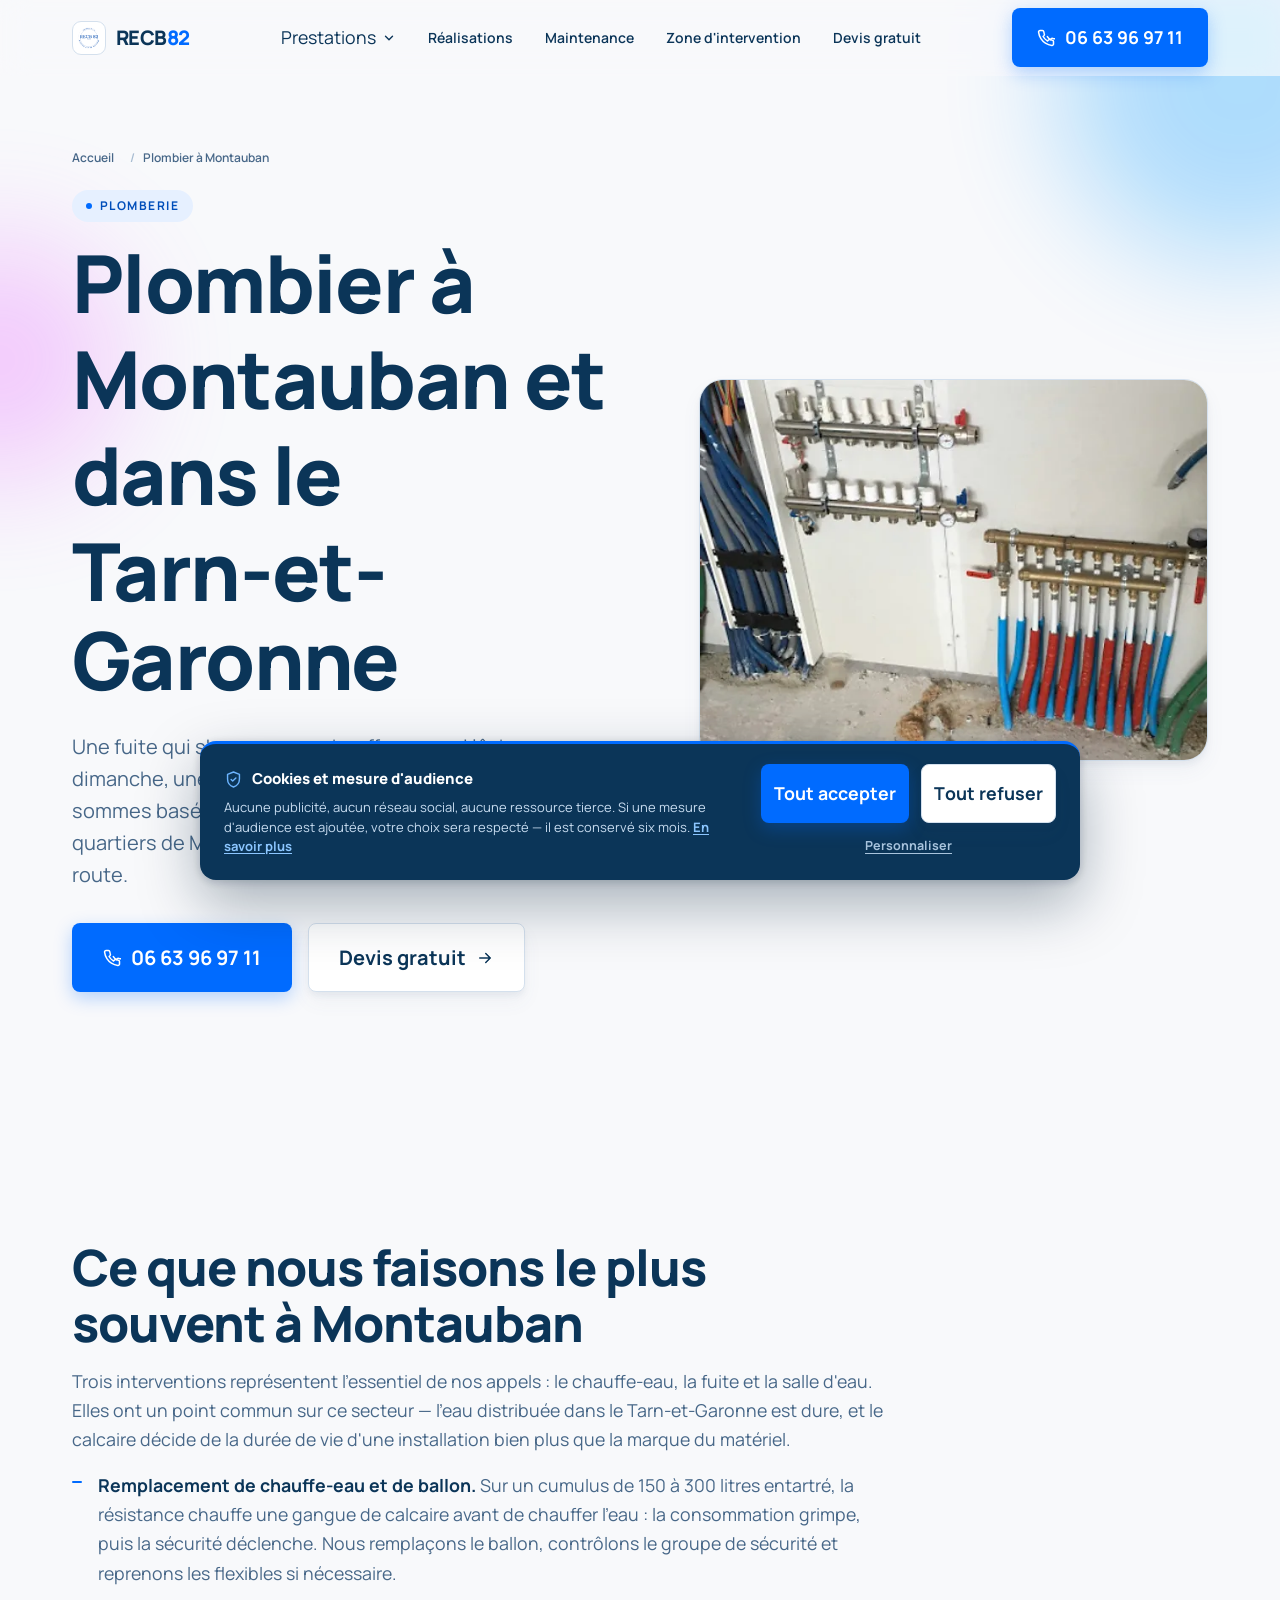
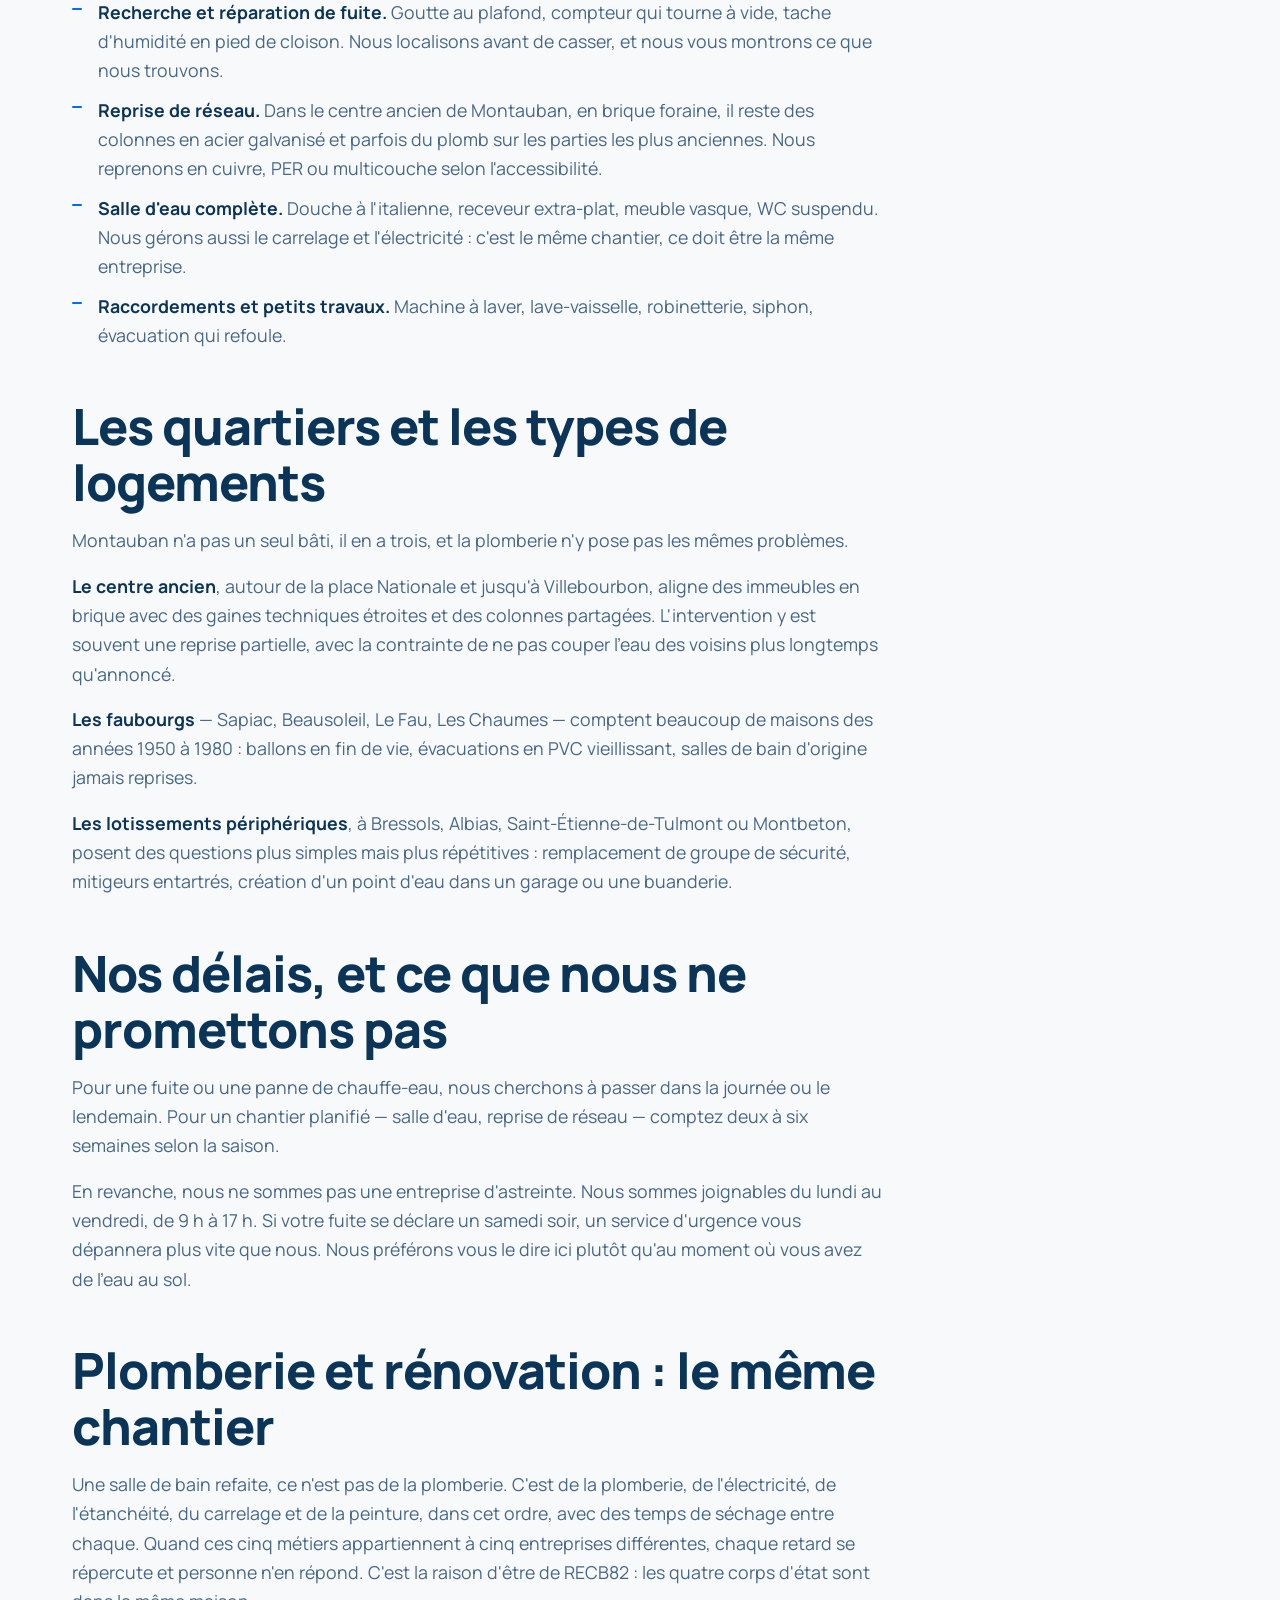
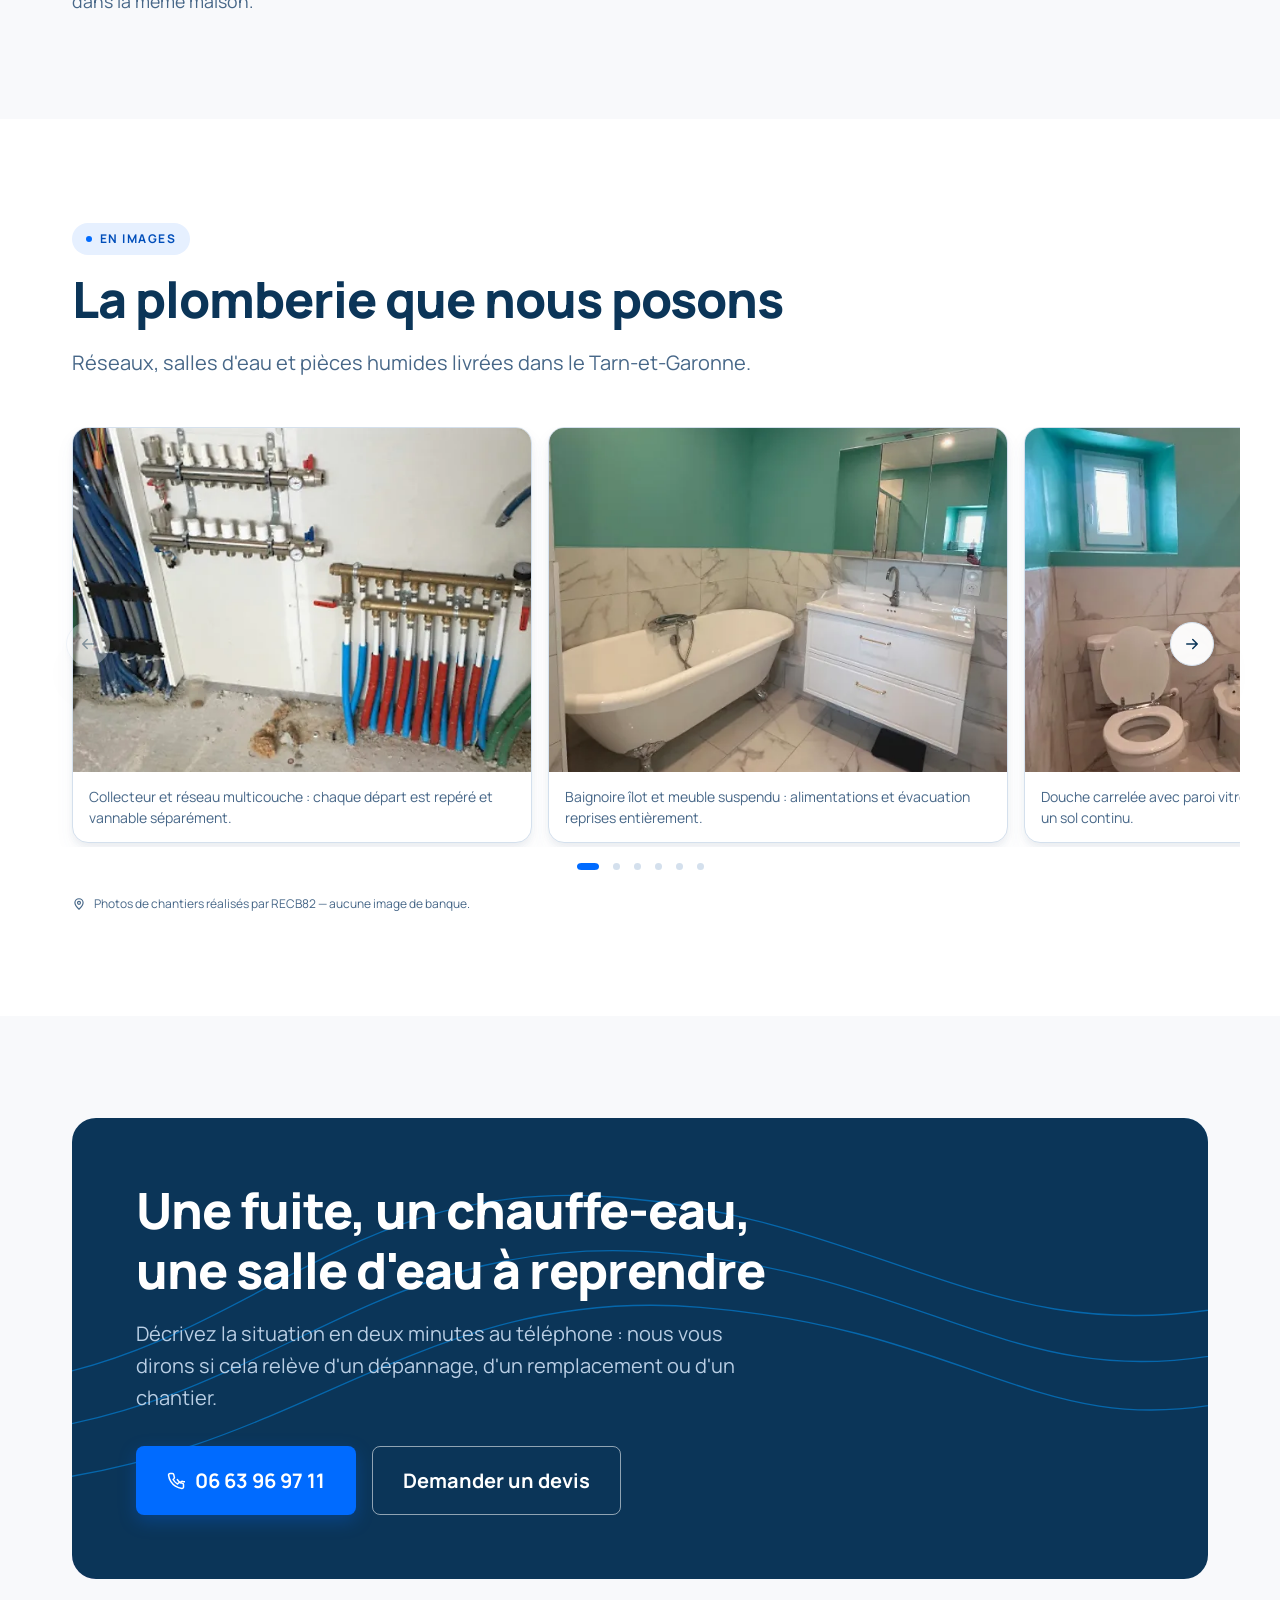
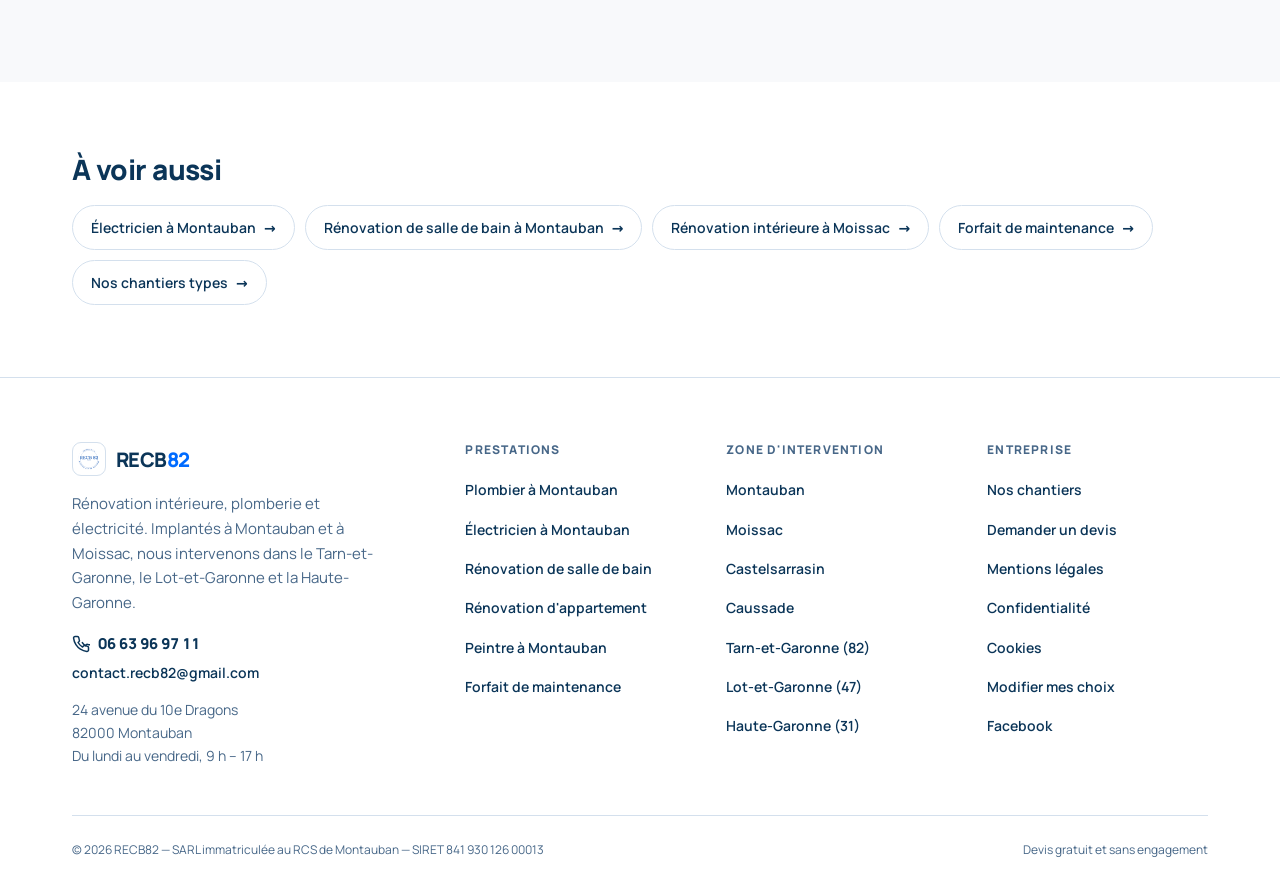
<file: plombier-montauban.html>
<!DOCTYPE html>
<html lang="fr">
<head>
  <meta charset="utf-8">
  <meta name="viewport" content="width=device-width, initial-scale=1">
  <title>Plombier à Montauban — dépannage et rénovation | RECB82</title>
  <meta name="description" content="Plombier à Montauban : recherche de fuite, chauffe-eau, salle d'eau, reprise de réseau. Entreprise locale, devis gratuit, rappel sous 24 h. 06 63 96 97 11.">
  <link rel="canonical" href="https://www.recb82.com/plombier-montauban">
  <meta property="og:type" content="website">
  <meta property="og:locale" content="fr_FR">
  <meta property="og:site_name" content="RECB82">
  <meta property="og:title" content="Plombier à Montauban — dépannage et rénovation | RECB82">
  <meta property="og:description" content="Plombier à Montauban : recherche de fuite, chauffe-eau, salle d'eau, reprise de réseau. Entreprise locale, devis gratuit, rappel sous 24 h. 06 63 96 97 11.">
  <meta property="og:url" content="https://www.recb82.com/plombier-montauban">
  <meta name="theme-color" content="#f8f9fb">
  <link rel="icon" href="/favicon.svg" type="image/svg+xml">
  <link rel="preload" href="/assets/fonts/manrope-latin.woff2" as="font" type="font/woff2" crossorigin>
  <!-- CSS critique en ligne : la page s'affiche sans attendre la feuille complète.
       Reproduit tel quel sur chaque page, voir README avant de le modifier. -->
  <style>:root{--ink:#0b3558;--blue:#006bff;--blue-dark:#0056cc;--slate:#476788;--mist:#a6bbd1;--cloud:#f8f9fb;--paper:#fff;--pebble:#f0f3f8;--hairline:#d4e0ed;--cobalt:#004eba;--magenta:#e55cff;--cyan:#0099ff;--font:'Manrope',ui-sans-serif,system-ui,-apple-system,'Segoe UI',Roboto,sans-serif;--t-caption:12px;--t-small:14px;--t-body:clamp(16px,.95rem + .2vw,18px);--t-lead:clamp(17px,1rem + .5vw,20px);--t-h1:clamp(30px,1.3rem + 4.6vw,68px);--t-display:clamp(34px,1.4rem + 5.4vw,80px);--s-1:8px;--s-2:16px;--s-3:24px;--s-4:32px;--s-5:40px;--r-btn:8px;--r-pill:9999px;--max:1200px;--gutter:clamp(16px,4vw,32px);--header-h:64px;--ease-out:cubic-bezier(.16,1,.3,1)}
@font-face{font-family:'Manrope';font-style:normal;font-weight:400 800;font-display:swap;src:url('/assets/fonts/manrope-latin.woff2') format('woff2');unicode-range:U+0000-00FF,U+0131,U+0152-0153,U+02BB-02BC,U+02C6,U+02DA,U+02DC,U+0304,U+0308,U+0329,U+2000-206F,U+20AC,U+2122,U+2191,U+2193,U+2212,U+2215,U+FEFF,U+FFFD}
@font-face{font-family:'Manrope';font-style:normal;font-weight:400 800;font-display:swap;src:url('/assets/fonts/manrope-latin-ext.woff2') format('woff2');unicode-range:U+0100-02BA,U+02BD-02C5,U+02C7-02CC,U+02CE-02D7,U+02DD-02FF,U+0304,U+0308,U+0329,U+1D00-1DBF,U+1E00-1E9F,U+1EF2-1EFF,U+2020,U+20A0-20AB,U+20AD-20C0,U+2113,U+2C60-2C7F,U+A720-A7FF}
*,*::before,*::after{box-sizing:border-box}*{margin:0}
html{-webkit-text-size-adjust:100%}
body{font-family:var(--font);font-size:var(--t-body);line-height:1.65;color:var(--ink);background:var(--cloud);-webkit-font-smoothing:antialiased;overflow-x:hidden;padding-bottom:calc(64px + env(safe-area-inset-bottom))}
img,svg{display:block;max-width:100%;height:auto}
a{color:inherit;text-decoration:none}ul{list-style:none;padding:0}
button{background:none;border:0;cursor:pointer;font:inherit;color:inherit}
h1{font-size:var(--t-h1);font-weight:800;line-height:1.12;letter-spacing:-.02em}
p{color:var(--slate)}
.wrap{width:100%;max-width:var(--max);margin-inline:auto;padding-inline:var(--gutter)}
.header{position:fixed;top:0;left:0;right:0;z-index:110;height:var(--header-h);display:flex;align-items:center;background:rgba(248,249,251,.72);backdrop-filter:blur(14px) saturate(160%);-webkit-backdrop-filter:blur(14px) saturate(160%);border-bottom:1px solid transparent}
.header__inner{display:flex;align-items:center;justify-content:space-between;gap:var(--s-2);width:100%}
.logo{display:inline-flex;align-items:center;gap:10px;font-weight:800;letter-spacing:-.03em;font-size:20px}
.logo__mark{width:34px;height:34px;border-radius:9px;flex:none;background:var(--ink);color:var(--paper);display:grid;place-items:center;font-size:13px;font-weight:800;letter-spacing:0}
.logo__82{color:var(--blue)}
.nav{display:none}.header__cta{display:none;align-items:center;gap:var(--s-1)}
.burger{width:44px;height:44px;display:grid;place-items:center;border-radius:var(--r-btn);border:1px solid var(--hairline);background:var(--paper)}
.burger__box{position:relative;width:20px;height:14px}
.burger__box span{position:absolute;left:0;height:2px;width:100%;border-radius:2px;background:var(--ink)}
.burger__box span:nth-child(1){top:0}.burger__box span:nth-child(2){top:6px;width:70%}.burger__box span:nth-child(3){top:12px}
.btn{position:relative;display:inline-flex;align-items:center;justify-content:center;gap:10px;padding:14px 24px;font-size:var(--t-body);font-weight:700;border-radius:var(--r-btn);border:1px solid transparent;white-space:nowrap;overflow:hidden;isolation:isolate}
.btn--primary{background:var(--blue);color:var(--paper);box-shadow:0 6px 18px rgba(0,107,255,.28)}
.btn--dark{background:var(--ink);color:var(--paper)}
.btn--ghost{background:var(--paper);color:var(--ink);border-color:var(--hairline)}
.btn--lg{padding:17px 30px;font-size:var(--t-lead)}
.btn-row{display:flex;flex-wrap:wrap;gap:var(--s-2)}
.lead{font-size:var(--t-lead);line-height:1.6;color:var(--slate)}
.hero{position:relative;isolation:isolate;padding-top:calc(var(--header-h) + clamp(24px,6vw,72px));padding-bottom:clamp(48px,8vw,96px);overflow:hidden}
.hero__grid{display:grid;gap:clamp(40px,6vw,64px);align-items:center}
.hero h1{margin-bottom:var(--s-3);font-size:var(--t-display)}
.hero .lead{margin-bottom:var(--s-4);max-width:54ch}
.hero__badges{display:flex;flex-wrap:wrap;gap:8px;margin-bottom:var(--s-3)}
.eyebrow{display:inline-flex;align-items:center;gap:8px;font-size:var(--t-caption);font-weight:700;letter-spacing:.12em;text-transform:uppercase;color:var(--cobalt);background:#e6f0ff;padding:6px 14px;border-radius:var(--r-pill)}
.blob{position:absolute;border-radius:50%;filter:blur(60px);opacity:.14;pointer-events:none;z-index:-1}.logo__mark{background:#fff;border:1px solid var(--hairline);padding:3px;overflow:hidden}.logo__mark img{width:100%;height:100%;object-fit:contain}.hero--photo{position:relative;display:grid;grid-template-rows:auto 1fr;padding-top:var(--header-h);padding-bottom:clamp(28px,5vw,64px);background:#061f37;overflow:hidden;isolation:isolate;color:#fff}.hero__ba{position:relative;aspect-ratio:4/3;--pos:0%}.hero__ba img{position:absolute;inset:0;width:100%;height:100%;object-fit:cover;object-position:50% 62%}.hero__after{position:absolute;inset:0;clip-path:inset(0 0 0 var(--pos))}.hero__scrim{display:none;position:absolute;inset:0;z-index:-1;pointer-events:none}.hero__content{position:relative;z-index:1;width:100%}.hero--photo h1{color:#fff;font-size:clamp(30px,1.4rem + 2.9vw,52px);margin-bottom:var(--s-3)}.hero__content{padding-block:clamp(26px,6vw,44px)}.hero--photo .lead{color:#d8e6f5;max-width:52ch;margin-bottom:var(--s-3)}.hero--photo .eyebrow{background:rgba(255,255,255,.14);color:#fff}.header--over:not(.is-stuck){background:linear-gradient(180deg,rgba(6,31,55,.55),transparent);backdrop-filter:none;-webkit-backdrop-filter:none}.header--over:not(.is-stuck) .nav__link,.header--over:not(.is-stuck) .logo{color:#fff}.header--over:not(.is-stuck) .burger{background:rgba(255,255,255,.14);border-color:rgba(255,255,255,.3)}.header--over:not(.is-stuck) .burger__box span{background:#fff}.js [data-reveal]{opacity:0;transform:translate3d(0,28px,0);filter:blur(6px);transition:opacity .8s var(--ease-out),transform .8s var(--ease-out),filter .8s var(--ease-out);transition-delay:var(--d,0ms)}
.js [data-reveal="left"]{transform:translate3d(-36px,0,0)}
.js [data-reveal="right"]{transform:translate3d(36px,0,0)}
.js [data-reveal="scale"]{transform:scale(.94)}
.js [data-reveal].is-in{opacity:1;transform:none;filter:none}
.js .callbar{transform:translateY(110%)}
@media(min-width:860px){.blob{opacity:.3}.hero__grid{grid-template-columns:1.05fr .95fr}.hero--photo{display:flex;align-items:center;min-height:min(90svh,800px);padding-top:calc(var(--header-h) + 24px)}.hero__ba{position:absolute;inset:0;z-index:-2;aspect-ratio:auto}.hero__content>div{max-width:620px}.hero__scrim{display:block;background:linear-gradient(95deg,rgba(6,31,55,.96) 0%,rgba(6,31,55,.9) 32%,rgba(6,31,55,.52) 52%,rgba(6,31,55,.1) 72%,rgba(6,31,55,.32) 100%),linear-gradient(180deg,rgba(6,31,55,.5) 0%,transparent 32%,rgba(6,31,55,.45) 100%)}}
@media(min-width:1000px){:root{--header-h:76px}body{padding-bottom:0}.nav{display:block}.header__cta{display:flex}.burger{display:none}}
@media(prefers-reduced-motion:reduce){.js [data-reveal]{opacity:1!important;transform:none!important;filter:none!important}.js .callbar{transform:none}}</style>
  <link rel="preload" href="/assets/css/styles.css" as="style" onload="this.rel='stylesheet';this.onload=null">
  <noscript><link rel="stylesheet" href="/assets/css/styles.css"></noscript>
  <script>document.documentElement.className+=' js'</script>
  <noscript><style>.burger{display:none}</style></noscript>
  <script type="application/ld+json">
  [
  {
    "@context": "https://schema.org",
    "@type": "Plumber",
    "@id": "https://www.recb82.com/#entreprise",
    "name": "RECB82",
    "legalName": "RECB82",
    "description": "Plombier a Montauban : recherche de fuite, remplacement de chauffe-eau, renovation de salle d eau, reprise de reseau.",
    "url": "https://www.recb82.com/plombier-montauban",
    "telephone": "+33663969711",
    "email": "contact.recb82@gmail.com",
    "image": "https://www.recb82.com/favicon.svg",
    "priceRange": "$$",
    "currenciesAccepted": "EUR",
    "foundingDate": "2018-08-21",
    "address": {
      "@type": "PostalAddress",
      "streetAddress": "24 avenue du 10e Dragons",
      "postalCode": "82000",
      "addressLocality": "Montauban",
      "addressRegion": "Occitanie",
      "addressCountry": "FR"
    },
    "geo": { "@type": "GeoCoordinates", "latitude": 44.0181, "longitude": 1.3550 },
    "areaServed": [
      { "@type": "City", "name": "Montauban" },
      { "@type": "City", "name": "Moissac" },
      { "@type": "City", "name": "Castelsarrasin" },
      { "@type": "City", "name": "Caussade" },
      { "@type": "City", "name": "Negrepelisse" },
      { "@type": "City", "name": "Montech" },
      { "@type": "AdministrativeArea", "name": "Tarn-et-Garonne" },
      { "@type": "AdministrativeArea", "name": "Lot-et-Garonne" },
      { "@type": "AdministrativeArea", "name": "Haute-Garonne" }
    ],
    "openingHoursSpecification": [{
      "@type": "OpeningHoursSpecification",
      "dayOfWeek": ["Monday","Tuesday","Wednesday","Thursday","Friday"],
      "opens": "09:00",
      "closes": "17:00"
    }],
    "sameAs": ["https://www.facebook.com/Recb82-275847596385836"]
  },
  {"@context":"https://schema.org","@type":"BreadcrumbList","itemListElement":[{"@type":"ListItem","position":1,"name":"Accueil","item":"https://www.recb82.com/"},{"@type":"ListItem","position":2,"name":"Plombier à Montauban","item":"https://www.recb82.com/plombier-montauban"}]}
  ]
  </script>
</head>
<body>
<a class="skip-link" href="#main">Aller au contenu</a>
<div class="progress" aria-hidden="true"></div>
<header class="header">
  <div class="wrap header__inner">
    <a class="logo" href="/" aria-label="RECB82, accueil">
      <span class="logo__mark"><img src="/assets/img/logo-recb82-192.png" alt="" width="192" height="192" decoding="async"></span>
      <span>RECB<span class="logo__82">82</span></span>
    </a>
    <nav class="nav" aria-label="Navigation principale">
      <ul class="nav__list">
        <li class="nav__item nav__item--mega">
          <button class="nav__link nav__link--mega" type="button" aria-expanded="false" aria-controls="mega-prestations">Prestations <svg class="nav__chevron" width="14" height="14" viewBox="0 0 24 24" fill="none" stroke="currentColor" stroke-width="2.4" stroke-linecap="round" stroke-linejoin="round" aria-hidden="true"><path d="m6 9 6 6 6-6"/></svg></button>
      <div class="mega" id="mega-prestations">
        <div class="mega__inner">
        <div class="mega__col">
          <p class="mega__titre">Nos métiers</p>
          <ul class="mega__liste">
            <li style="--i:0">
              <a class="mega__link" href="/plombier-montauban" aria-current="page">
                <span class="mega__icon" aria-hidden="true"><svg width="26" height="26" viewBox="0 0 24 24" fill="none" stroke="currentColor" stroke-width="1.8" stroke-linecap="round" stroke-linejoin="round" aria-hidden="true"><path d="M12 2.5S5.5 9.3 5.5 14a6.5 6.5 0 0 0 13 0c0-4.7-6.5-11.5-6.5-11.5Z"/><path d="M9.5 14.5a2.5 2.5 0 0 0 2.5 2.5"/></svg></span>
                <span class="mega__texte">
                  <span class="mega__nom">Plomberie</span>
                  <span class="mega__phrase">Fuites, chauffe-eau, réseaux et pièces humides</span>
                </span>
              </a>
            </li>
            <li style="--i:1">
              <a class="mega__link" href="/electricien-montauban">
                <span class="mega__icon" aria-hidden="true"><svg width="26" height="26" viewBox="0 0 24 24" fill="none" stroke="currentColor" stroke-width="1.8" stroke-linecap="round" stroke-linejoin="round" aria-hidden="true"><path d="M13.5 2 4 13.5h6.5L10 22l9.5-11.5H13l.5-8.5Z"/></svg></span>
                <span class="mega__texte">
                  <span class="mega__nom">Électricité</span>
                  <span class="mega__phrase">Tableaux, mise aux normes, points lumineux</span>
                </span>
              </a>
            </li>
            <li style="--i:2">
              <a class="mega__link" href="/peintre-montauban">
                <span class="mega__icon" aria-hidden="true"><svg width="26" height="26" viewBox="0 0 24 24" fill="none" stroke="currentColor" stroke-width="1.8" stroke-linecap="round" stroke-linejoin="round" aria-hidden="true"><rect x="3" y="3" width="13" height="6" rx="1.5"/><path d="M16 6h3.5A1.5 1.5 0 0 1 21 7.5V11a1.5 1.5 0 0 1-1.5 1.5H12"/><rect x="9.5" y="12.5" width="5" height="9" rx="1.5"/></svg></span>
                <span class="mega__texte">
                  <span class="mega__nom">Peinture et finitions</span>
                  <span class="mega__phrase">Murs, plafonds, enduits décoratifs</span>
                </span>
              </a>
            </li>
            <li style="--i:3">
              <a class="mega__link" href="/renovation-salle-de-bain-montauban">
                <span class="mega__icon" aria-hidden="true"><svg width="26" height="26" viewBox="0 0 24 24" fill="none" stroke="currentColor" stroke-width="1.8" stroke-linecap="round" stroke-linejoin="round" aria-hidden="true"><path d="M12 2.5 4.5 5.5v6c0 4.6 3.1 8.6 7.5 10 4.4-1.4 7.5-5.4 7.5-10v-6L12 2.5Z"/><path d="m9 12 2 2 4-4"/></svg></span>
                <span class="mega__texte">
                  <span class="mega__nom">Salle de bain</span>
                  <span class="mega__phrase">La pièce reprise entièrement, plomberie comprise</span>
                </span>
              </a>
            </li>
          </ul>
        </div>
        <div class="mega__col">
          <p class="mega__titre">Types de chantier</p>
          <ul class="mega__liste">
            <li style="--i:4">
              <a class="mega__link" href="/renovation-appartement-montauban">
                <span class="mega__icon" aria-hidden="true"><svg width="14" height="14" viewBox="0 0 24 24" fill="none" stroke="currentColor" stroke-width="2" stroke-linecap="round" stroke-linejoin="round" aria-hidden="true"><path d="M14.5 6.5a4 4 0 0 0 5 5l-9 9a2.8 2.8 0 0 1-4-4l9-9a4 4 0 0 0-1 1Z"/></svg></span>
                <span class="mega__texte">
                  <span class="mega__nom">Rénovation d'appartement</span>
                  <span class="mega__phrase">Remise en location, sols, cloisons et peinture</span>
                </span>
              </a>
            </li>
            <li style="--i:5">
              <a class="mega__link" href="/renovation-interieure-moissac">
                <span class="mega__icon" aria-hidden="true"><svg width="26" height="26" viewBox="0 0 24 24" fill="none" stroke="currentColor" stroke-width="1.8" stroke-linecap="round" stroke-linejoin="round" aria-hidden="true"><path d="M12 21.5s7-6.4 7-11.5a7 7 0 1 0-14 0c0 5.1 7 11.5 7 11.5Z"/><circle cx="12" cy="10" r="2.6"/></svg></span>
                <span class="mega__texte">
                  <span class="mega__nom">Rénovation à Moissac</span>
                  <span class="mega__phrase">Aménagement, cloisons et finitions</span>
                </span>
              </a>
            </li>
            <li style="--i:6">
              <a class="mega__link" href="/realisations">
                <span class="mega__icon" aria-hidden="true"><svg width="26" height="26" viewBox="0 0 24 24" fill="none" stroke="currentColor" stroke-width="1.8" stroke-linecap="round" stroke-linejoin="round" aria-hidden="true"><rect x="3" y="4.5" width="18" height="15" rx="2.5"/><circle cx="8.5" cy="9.5" r="1.6"/><path d="m3.5 17 4.8-4.4a2 2 0 0 1 2.7 0l3 2.8m0 0 1.8-1.6a2 2 0 0 1 2.7 0l2 1.8"/></svg></span>
                <span class="mega__texte">
                  <span class="mega__nom">Nos réalisations</span>
                  <span class="mega__phrase">Les chantiers en détail, avant et après</span>
                </span>
              </a>
            </li>
            <li style="--i:7">
              <a class="mega__link" href="/#forfait">
                <span class="mega__icon" aria-hidden="true"><svg width="14" height="14" viewBox="0 0 24 24" fill="none" stroke="currentColor" stroke-width="2" stroke-linecap="round" stroke-linejoin="round" aria-hidden="true"><circle cx="12" cy="12" r="9"/><path d="M12 7v5l3.5 2"/></svg></span>
                <span class="mega__texte">
                  <span class="mega__nom">Forfait maintenance</span>
                  <span class="mega__phrase">Un artisan disponible à l'année</span>
                </span>
              </a>
            </li>
          </ul>
        </div>
        <div class="mega__col mega__col--encart">
          <p class="mega__titre">Où nous intervenons</p>
          <p class="mega__encart-texte">Montauban, Moissac, Castelsarrasin, Caussade et tout le Tarn-et-Garonne. Déplacement et devis gratuits.</p>
          <a class="btn btn--primary btn--block" href="/devis">Devis gratuit <svg width="18" height="18" viewBox="0 0 24 24" fill="none" stroke="currentColor" stroke-width="2" stroke-linecap="round" stroke-linejoin="round" aria-hidden="true"><path d="M5 12h14M13 6l6 6-6 6"/></svg></a>
          <a class="mega__tel" href="tel:+33663969711"><svg width="18" height="18" viewBox="0 0 24 24" fill="none" stroke="currentColor" stroke-width="2" stroke-linecap="round" stroke-linejoin="round" aria-hidden="true"><path d="M13.8 10.2a10.6 10.6 0 0 0 4 4l1.4-1.4a1.5 1.5 0 0 1 1.6-.3c1 .4 2.2.6 3.2.6v0"/><path d="M22 16.9v3a2 2 0 0 1-2.2 2 19.8 19.8 0 0 1-8.6-3.1 19.5 19.5 0 0 1-6-6A19.8 19.8 0 0 1 2.1 4.2 2 2 0 0 1 4.1 2h3a2 2 0 0 1 2 1.7c.1 1 .4 2 .7 2.9a2 2 0 0 1-.4 2.1L8.1 10a16 16 0 0 0 6 6l1.3-1.3a2 2 0 0 1 2.1-.5c1 .4 1.9.6 2.9.8a2 2 0 0 1 1.7 2Z"/></svg> 06 63 96 97 11</a>
          <p class="mega__horaires">Du lundi au vendredi, 9 h – 17 h</p>
        </div>
        </div>
      </div>
        </li>
        <li class="nav__item"><a class="nav__link" href="/realisations">Réalisations</a></li>
        <li class="nav__item"><a class="nav__link" href="/#forfait">Maintenance</a></li>
        <li class="nav__item"><a class="nav__link" href="/#zones">Zone d'intervention</a></li>
        <li class="nav__item"><a class="nav__link" href="/devis">Devis gratuit</a></li>
      </ul>
    </nav>
    <div class="header__cta">
      <a class="btn btn--primary" href="tel:+33663969711" data-magnetic="6"><svg width="18" height="18" viewBox="0 0 24 24" fill="none" stroke="currentColor" stroke-width="2" stroke-linecap="round" stroke-linejoin="round" aria-hidden="true"><path d="M13.8 10.2a10.6 10.6 0 0 0 4 4l1.4-1.4a1.5 1.5 0 0 1 1.6-.3c1 .4 2.2.6 3.2.6v0"/><path d="M22 16.9v3a2 2 0 0 1-2.2 2 19.8 19.8 0 0 1-8.6-3.1 19.5 19.5 0 0 1-6-6A19.8 19.8 0 0 1 2.1 4.2 2 2 0 0 1 4.1 2h3a2 2 0 0 1 2 1.7c.1 1 .4 2 .7 2.9a2 2 0 0 1-.4 2.1L8.1 10a16 16 0 0 0 6 6l1.3-1.3a2 2 0 0 1 2.1-.5c1 .4 1.9.6 2.9.8a2 2 0 0 1 1.7 2Z"/></svg> 06 63 96 97 11</a>
    </div>
    <button class="burger" type="button" aria-expanded="false" aria-controls="menu" aria-label="Ouvrir le menu">
      <span class="burger__box" aria-hidden="true"><span></span><span></span><span></span></span>
    </button>
  </div>
</header>

<div class="drawer" id="menu">
  <nav class="drawer__list" aria-label="Menu mobile">
      <p class="drawer__titre">Nos métiers</p>
      <a class="drawer__link" href="/plombier-montauban"><span class="drawer__icon" aria-hidden="true"><svg width="26" height="26" viewBox="0 0 24 24" fill="none" stroke="currentColor" stroke-width="1.8" stroke-linecap="round" stroke-linejoin="round" aria-hidden="true"><path d="M12 2.5S5.5 9.3 5.5 14a6.5 6.5 0 0 0 13 0c0-4.7-6.5-11.5-6.5-11.5Z"/><path d="M9.5 14.5a2.5 2.5 0 0 0 2.5 2.5"/></svg></span><span class="drawer__texte"><span class="drawer__nom">Plomberie</span><span class="drawer__phrase">Fuites, chauffe-eau, réseaux et pièces humides</span></span><svg width="22" height="22" viewBox="0 0 24 24" fill="none" stroke="currentColor" stroke-width="2" stroke-linecap="round" stroke-linejoin="round" aria-hidden="true"><path d="M5 12h14M13 6l6 6-6 6"/></svg></a>
      <a class="drawer__link" href="/electricien-montauban"><span class="drawer__icon" aria-hidden="true"><svg width="26" height="26" viewBox="0 0 24 24" fill="none" stroke="currentColor" stroke-width="1.8" stroke-linecap="round" stroke-linejoin="round" aria-hidden="true"><path d="M13.5 2 4 13.5h6.5L10 22l9.5-11.5H13l.5-8.5Z"/></svg></span><span class="drawer__texte"><span class="drawer__nom">Électricité</span><span class="drawer__phrase">Tableaux, mise aux normes, points lumineux</span></span><svg width="22" height="22" viewBox="0 0 24 24" fill="none" stroke="currentColor" stroke-width="2" stroke-linecap="round" stroke-linejoin="round" aria-hidden="true"><path d="M5 12h14M13 6l6 6-6 6"/></svg></a>
      <a class="drawer__link" href="/peintre-montauban"><span class="drawer__icon" aria-hidden="true"><svg width="26" height="26" viewBox="0 0 24 24" fill="none" stroke="currentColor" stroke-width="1.8" stroke-linecap="round" stroke-linejoin="round" aria-hidden="true"><rect x="3" y="3" width="13" height="6" rx="1.5"/><path d="M16 6h3.5A1.5 1.5 0 0 1 21 7.5V11a1.5 1.5 0 0 1-1.5 1.5H12"/><rect x="9.5" y="12.5" width="5" height="9" rx="1.5"/></svg></span><span class="drawer__texte"><span class="drawer__nom">Peinture et finitions</span><span class="drawer__phrase">Murs, plafonds, enduits décoratifs</span></span><svg width="22" height="22" viewBox="0 0 24 24" fill="none" stroke="currentColor" stroke-width="2" stroke-linecap="round" stroke-linejoin="round" aria-hidden="true"><path d="M5 12h14M13 6l6 6-6 6"/></svg></a>
      <a class="drawer__link" href="/renovation-salle-de-bain-montauban"><span class="drawer__icon" aria-hidden="true"><svg width="26" height="26" viewBox="0 0 24 24" fill="none" stroke="currentColor" stroke-width="1.8" stroke-linecap="round" stroke-linejoin="round" aria-hidden="true"><path d="M12 2.5 4.5 5.5v6c0 4.6 3.1 8.6 7.5 10 4.4-1.4 7.5-5.4 7.5-10v-6L12 2.5Z"/><path d="m9 12 2 2 4-4"/></svg></span><span class="drawer__texte"><span class="drawer__nom">Salle de bain</span><span class="drawer__phrase">La pièce reprise entièrement, plomberie comprise</span></span><svg width="22" height="22" viewBox="0 0 24 24" fill="none" stroke="currentColor" stroke-width="2" stroke-linecap="round" stroke-linejoin="round" aria-hidden="true"><path d="M5 12h14M13 6l6 6-6 6"/></svg></a>
      <p class="drawer__titre">Types de chantier</p>
      <a class="drawer__link" href="/renovation-appartement-montauban"><span class="drawer__icon" aria-hidden="true"><svg width="14" height="14" viewBox="0 0 24 24" fill="none" stroke="currentColor" stroke-width="2" stroke-linecap="round" stroke-linejoin="round" aria-hidden="true"><path d="M14.5 6.5a4 4 0 0 0 5 5l-9 9a2.8 2.8 0 0 1-4-4l9-9a4 4 0 0 0-1 1Z"/></svg></span><span class="drawer__texte"><span class="drawer__nom">Rénovation d'appartement</span><span class="drawer__phrase">Remise en location, sols, cloisons et peinture</span></span><svg width="22" height="22" viewBox="0 0 24 24" fill="none" stroke="currentColor" stroke-width="2" stroke-linecap="round" stroke-linejoin="round" aria-hidden="true"><path d="M5 12h14M13 6l6 6-6 6"/></svg></a>
      <a class="drawer__link" href="/renovation-interieure-moissac"><span class="drawer__icon" aria-hidden="true"><svg width="26" height="26" viewBox="0 0 24 24" fill="none" stroke="currentColor" stroke-width="1.8" stroke-linecap="round" stroke-linejoin="round" aria-hidden="true"><path d="M12 21.5s7-6.4 7-11.5a7 7 0 1 0-14 0c0 5.1 7 11.5 7 11.5Z"/><circle cx="12" cy="10" r="2.6"/></svg></span><span class="drawer__texte"><span class="drawer__nom">Rénovation à Moissac</span><span class="drawer__phrase">Aménagement, cloisons et finitions</span></span><svg width="22" height="22" viewBox="0 0 24 24" fill="none" stroke="currentColor" stroke-width="2" stroke-linecap="round" stroke-linejoin="round" aria-hidden="true"><path d="M5 12h14M13 6l6 6-6 6"/></svg></a>
      <a class="drawer__link" href="/realisations"><span class="drawer__icon" aria-hidden="true"><svg width="26" height="26" viewBox="0 0 24 24" fill="none" stroke="currentColor" stroke-width="1.8" stroke-linecap="round" stroke-linejoin="round" aria-hidden="true"><rect x="3" y="4.5" width="18" height="15" rx="2.5"/><circle cx="8.5" cy="9.5" r="1.6"/><path d="m3.5 17 4.8-4.4a2 2 0 0 1 2.7 0l3 2.8m0 0 1.8-1.6a2 2 0 0 1 2.7 0l2 1.8"/></svg></span><span class="drawer__texte"><span class="drawer__nom">Nos réalisations</span><span class="drawer__phrase">Les chantiers en détail, avant et après</span></span><svg width="22" height="22" viewBox="0 0 24 24" fill="none" stroke="currentColor" stroke-width="2" stroke-linecap="round" stroke-linejoin="round" aria-hidden="true"><path d="M5 12h14M13 6l6 6-6 6"/></svg></a>
      <a class="drawer__link" href="/#forfait"><span class="drawer__icon" aria-hidden="true"><svg width="14" height="14" viewBox="0 0 24 24" fill="none" stroke="currentColor" stroke-width="2" stroke-linecap="round" stroke-linejoin="round" aria-hidden="true"><circle cx="12" cy="12" r="9"/><path d="M12 7v5l3.5 2"/></svg></span><span class="drawer__texte"><span class="drawer__nom">Forfait maintenance</span><span class="drawer__phrase">Un artisan disponible à l'année</span></span><svg width="22" height="22" viewBox="0 0 24 24" fill="none" stroke="currentColor" stroke-width="2" stroke-linecap="round" stroke-linejoin="round" aria-hidden="true"><path d="M5 12h14M13 6l6 6-6 6"/></svg></a>
      <p class="drawer__titre">Le reste</p>
      <a class="drawer__link drawer__link--simple" href="/realisations">Réalisations <svg width="22" height="22" viewBox="0 0 24 24" fill="none" stroke="currentColor" stroke-width="2" stroke-linecap="round" stroke-linejoin="round" aria-hidden="true"><path d="M5 12h14M13 6l6 6-6 6"/></svg></a>
      <a class="drawer__link drawer__link--simple" href="/#forfait">Maintenance <svg width="22" height="22" viewBox="0 0 24 24" fill="none" stroke="currentColor" stroke-width="2" stroke-linecap="round" stroke-linejoin="round" aria-hidden="true"><path d="M5 12h14M13 6l6 6-6 6"/></svg></a>
      <a class="drawer__link drawer__link--simple" href="/#zones">Zone d'intervention <svg width="22" height="22" viewBox="0 0 24 24" fill="none" stroke="currentColor" stroke-width="2" stroke-linecap="round" stroke-linejoin="round" aria-hidden="true"><path d="M5 12h14M13 6l6 6-6 6"/></svg></a>
      <a class="drawer__link drawer__link--simple" href="/devis">Devis gratuit <svg width="22" height="22" viewBox="0 0 24 24" fill="none" stroke="currentColor" stroke-width="2" stroke-linecap="round" stroke-linejoin="round" aria-hidden="true"><path d="M5 12h14M13 6l6 6-6 6"/></svg></a>
  </nav>
  <div class="drawer__foot stack">
    <a class="btn btn--primary btn--lg btn--block" href="tel:+33663969711"><svg width="18" height="18" viewBox="0 0 24 24" fill="none" stroke="currentColor" stroke-width="2" stroke-linecap="round" stroke-linejoin="round" aria-hidden="true"><path d="M13.8 10.2a10.6 10.6 0 0 0 4 4l1.4-1.4a1.5 1.5 0 0 1 1.6-.3c1 .4 2.2.6 3.2.6v0"/><path d="M22 16.9v3a2 2 0 0 1-2.2 2 19.8 19.8 0 0 1-8.6-3.1 19.5 19.5 0 0 1-6-6A19.8 19.8 0 0 1 2.1 4.2 2 2 0 0 1 4.1 2h3a2 2 0 0 1 2 1.7c.1 1 .4 2 .7 2.9a2 2 0 0 1-.4 2.1L8.1 10a16 16 0 0 0 6 6l1.3-1.3a2 2 0 0 1 2.1-.5c1 .4 1.9.6 2.9.8a2 2 0 0 1 1.7 2Z"/></svg> 06 63 96 97 11</a>
    <a class="btn btn--ghost btn--block" href="/devis">Demander un devis gratuit</a>
    <p style="font-size:14px">Du lundi au vendredi, 9 h – 17 h.<br>24 avenue du 10e Dragons, 82000 Montauban.</p>
  </div>
</div>

<div class="callbar">
  <a class="btn btn--primary" href="tel:+33663969711"><svg width="18" height="18" viewBox="0 0 24 24" fill="none" stroke="currentColor" stroke-width="2" stroke-linecap="round" stroke-linejoin="round" aria-hidden="true"><path d="M13.8 10.2a10.6 10.6 0 0 0 4 4l1.4-1.4a1.5 1.5 0 0 1 1.6-.3c1 .4 2.2.6 3.2.6v0"/><path d="M22 16.9v3a2 2 0 0 1-2.2 2 19.8 19.8 0 0 1-8.6-3.1 19.5 19.5 0 0 1-6-6A19.8 19.8 0 0 1 2.1 4.2 2 2 0 0 1 4.1 2h3a2 2 0 0 1 2 1.7c.1 1 .4 2 .7 2.9a2 2 0 0 1-.4 2.1L8.1 10a16 16 0 0 0 6 6l1.3-1.3a2 2 0 0 1 2.1-.5c1 .4 1.9.6 2.9.8a2 2 0 0 1 1.7 2Z"/></svg> Appeler</a>
  <a class="btn btn--ghost" href="/devis">Devis gratuit</a>
</div>
<main id="main">
  <section class="hero">
    <div class="blob blob--cyan blob--float" style="width:360px;height:360px;top:-100px;right:-140px" data-speed="0.06"></div>
    <div class="blob blob--magenta blob--float" style="width:240px;height:240px;top:240px;left:-120px;animation-delay:-4s" data-speed="0.09"></div>
    <div class="wrap hero__grid">
      <div>
        <div style="margin-bottom:20px"><nav aria-label="Fil d'Ariane"><ol class="crumbs">
      <li><a href="/">Accueil</a></li>
      <li><span aria-current="page">Plombier à Montauban</span></li>
    </ol></nav></div>
        <span class="eyebrow">Plomberie</span>
        <h1 style="margin:16px 0 20px" data-split>Plombier à Montauban et dans le Tarn-et-Garonne</h1>
        <p class="lead" data-reveal style="--d:200ms">Une fuite qui s'aggrave, un chauffe-eau qui lâche un dimanche, une salle d'eau à reprendre entièrement. Nous sommes basés avenue du 10e Dragons : la plupart des quartiers de Montauban sont à moins de dix minutes de route.</p>
        <div class="btn-row" data-reveal style="--d:300ms">
          <a class="btn btn--primary btn--lg" href="tel:+33663969711" data-magnetic="10"><svg width="18" height="18" viewBox="0 0 24 24" fill="none" stroke="currentColor" stroke-width="2" stroke-linecap="round" stroke-linejoin="round" aria-hidden="true"><path d="M13.8 10.2a10.6 10.6 0 0 0 4 4l1.4-1.4a1.5 1.5 0 0 1 1.6-.3c1 .4 2.2.6 3.2.6v0"/><path d="M22 16.9v3a2 2 0 0 1-2.2 2 19.8 19.8 0 0 1-8.6-3.1 19.5 19.5 0 0 1-6-6A19.8 19.8 0 0 1 2.1 4.2 2 2 0 0 1 4.1 2h3a2 2 0 0 1 2 1.7c.1 1 .4 2 .7 2.9a2 2 0 0 1-.4 2.1L8.1 10a16 16 0 0 0 6 6l1.3-1.3a2 2 0 0 1 2.1-.5c1 .4 1.9.6 2.9.8a2 2 0 0 1 1.7 2Z"/></svg> 06 63 96 97 11</a>
          <a class="btn btn--ghost btn--lg" href="/devis">Devis gratuit <svg width="18" height="18" viewBox="0 0 24 24" fill="none" stroke="currentColor" stroke-width="2" stroke-linecap="round" stroke-linejoin="round" aria-hidden="true"><path d="M5 12h14M13 6l6 6-6 6"/></svg></a>
        </div>
      </div>
      <div data-reveal="right"><div class="card" style="padding:0;overflow:hidden">
          <img src="/assets/img/service-plomberie-900.webp"
               srcset="/assets/img/service-plomberie-600.webp 600w, /assets/img/service-plomberie-900.webp 900w"
               sizes="(min-width: 860px) 46vw, 92vw"
               width="900" height="675" loading="lazy" decoding="async"
               alt="Collecteur et réseau multicouche installés par RECB82 sur un chantier du Tarn-et-Garonne" style="display:block;width:100%;height:auto">
        </div></div>
    </div>
  </section>
  <section class="section">
    <div class="wrap">
      <div class="prose measure" style="max-width:74ch" data-reveal>
        <h2>Ce que nous faisons le plus souvent à Montauban</h2>
        <p>Trois interventions représentent l'essentiel de nos appels : le chauffe-eau, la fuite et la salle d'eau. Elles ont un point commun sur ce secteur — l'eau distribuée dans le Tarn-et-Garonne est dure, et le calcaire décide de la durée de vie d'une installation bien plus que la marque du matériel.</p>
        <ul>
          <li><strong>Remplacement de chauffe-eau et de ballon.</strong> Sur un cumulus de 150 à 300 litres entartré, la résistance chauffe une gangue de calcaire avant de chauffer l'eau : la consommation grimpe, puis la sécurité déclenche. Nous remplaçons le ballon, contrôlons le groupe de sécurité et reprenons les flexibles si nécessaire.</li>
          <li><strong>Recherche et réparation de fuite.</strong> Goutte au plafond, compteur qui tourne à vide, tache d'humidité en pied de cloison. Nous localisons avant de casser, et nous vous montrons ce que nous trouvons.</li>
          <li><strong>Reprise de réseau.</strong> Dans le centre ancien de Montauban, en brique foraine, il reste des colonnes en acier galvanisé et parfois du plomb sur les parties les plus anciennes. Nous reprenons en cuivre, PER ou multicouche selon l'accessibilité.</li>
          <li><strong>Salle d'eau complète.</strong> Douche à l'italienne, receveur extra-plat, meuble vasque, WC suspendu. Nous gérons aussi le carrelage et l'électricité : c'est le même chantier, ce doit être la même entreprise.</li>
          <li><strong>Raccordements et petits travaux.</strong> Machine à laver, lave-vaisselle, robinetterie, siphon, évacuation qui refoule.</li>
        </ul>

        <h2>Les quartiers et les types de logements</h2>
        <p>Montauban n'a pas un seul bâti, il en a trois, et la plomberie n'y pose pas les mêmes problèmes.</p>
        <p><strong>Le centre ancien</strong>, autour de la place Nationale et jusqu'à Villebourbon, aligne des immeubles en brique avec des gaines techniques étroites et des colonnes partagées. L'intervention y est souvent une reprise partielle, avec la contrainte de ne pas couper l'eau des voisins plus longtemps qu'annoncé.</p>
        <p><strong>Les faubourgs</strong> — Sapiac, Beausoleil, Le Fau, Les Chaumes — comptent beaucoup de maisons des années 1950 à 1980 : ballons en fin de vie, évacuations en PVC vieillissant, salles de bain d'origine jamais reprises.</p>
        <p><strong>Les lotissements périphériques</strong>, à Bressols, Albias, Saint-Étienne-de-Tulmont ou Montbeton, posent des questions plus simples mais plus répétitives : remplacement de groupe de sécurité, mitigeurs entartrés, création d'un point d'eau dans un garage ou une buanderie.</p>

        <h2>Nos délais, et ce que nous ne promettons pas</h2>
        <p>Pour une fuite ou une panne de chauffe-eau, nous cherchons à passer dans la journée ou le lendemain. Pour un chantier planifié — salle d'eau, reprise de réseau — comptez deux à six semaines selon la saison.</p>
        <p>En revanche, nous ne sommes pas une entreprise d'astreinte. Nous sommes joignables du lundi au vendredi, de 9 h à 17 h. Si votre fuite se déclare un samedi soir, un service d'urgence vous dépannera plus vite que nous. Nous préférons vous le dire ici plutôt qu'au moment où vous avez de l'eau au sol.</p>

        <h2>Plomberie et rénovation : le même chantier</h2>
        <p>Une salle de bain refaite, ce n'est pas de la plomberie. C'est de la plomberie, de l'électricité, de l'étanchéité, du carrelage et de la peinture, dans cet ordre, avec des temps de séchage entre chaque. Quand ces cinq métiers appartiennent à cinq entreprises différentes, chaque retard se répercute et personne n'en répond. C'est la raison d'être de RECB82 : les quatre corps d'état sont dans la même maison.</p>      </div>
    </div>
  </section>
  <section class="section section--paper" id="photos-plomberie">
    <div class="wrap">
      <div class="section-head">
        <span class="eyebrow">En images</span>
        <h2 data-split>La plomberie que nous posons</h2>
        <p class="lead">Réseaux, salles d'eau et pièces humides livrées dans le Tarn-et-Garonne.</p>
      </div>
      <div class="carrousel" data-carrousel data-reveal>
        <div class="carrousel__piste">
        <figure class="carrousel__item">
          <img src="/assets/img/service-plomberie-900.webp"
               srcset="/assets/img/service-plomberie-600.webp 600w, /assets/img/service-plomberie-900.webp 900w"
               sizes="(min-width: 860px) 460px, 86vw"
               width="900" height="675" loading="lazy" decoding="async" alt="Collecteur et réseau multicouche installés par RECB82">
          <figcaption>Collecteur et réseau multicouche : chaque départ est repéré et vannable séparément.</figcaption>
        </figure>
        <figure class="carrousel__item">
          <img src="/assets/img/sdb-baignoire-apres-1200.webp"
               srcset="/assets/img/sdb-baignoire-apres-560.webp 560w, /assets/img/sdb-baignoire-apres-1200.webp 1200w"
               sizes="(min-width: 860px) 460px, 86vw"
               width="1200" height="900" loading="lazy" decoding="async" alt="Baignoire îlot et meuble vasque posés par RECB82 à Montauban">
          <figcaption>Baignoire îlot et meuble suspendu : alimentations et évacuation reprises entièrement.</figcaption>
        </figure>
        <figure class="carrousel__item">
          <img src="/assets/img/sdb-douche-apres-800.webp"
               srcset="/assets/img/sdb-douche-apres-560.webp 560w, /assets/img/sdb-douche-apres-800.webp 800w"
               sizes="(min-width: 860px) 460px, 86vw"
               width="800" height="600" loading="lazy" decoding="async" alt="Douche carrelée avec paroi vitrée réalisée par RECB82">
          <figcaption>Douche carrelée avec paroi vitrée, WC et bidet repositionnés sur un sol continu.</figcaption>
        </figure>
        <figure class="carrousel__item">
          <img src="/assets/img/douche-pierre-800.webp"
               srcset="/assets/img/douche-pierre-560.webp 560w, /assets/img/douche-pierre-800.webp 800w"
               sizes="(min-width: 860px) 460px, 86vw"
               width="800" height="600" loading="lazy" decoding="async" alt="Douche avec niche maçonnée et colonne thermostatique posée par RECB82">
          <figcaption>Niche maçonnée et colonne thermostatique : les arrivées sont noyées dans le mur avant carrelage.</figcaption>
        </figure>
        <figure class="carrousel__item">
          <img src="/assets/img/sdb-graphite-800.webp"
               srcset="/assets/img/sdb-graphite-560.webp 560w, /assets/img/sdb-graphite-800.webp 800w"
               sizes="(min-width: 860px) 460px, 86vw"
               width="800" height="600" loading="lazy" decoding="async" alt="Douche à l'italienne avec receveur extra-plat posée par RECB82">
          <figcaption>Receveur extra-plat et bonde centrale : l'évacuation est reprise sous le sol existant.</figcaption>
        </figure>
        <figure class="carrousel__item">
          <img src="/assets/img/projet-3-apres-800.webp"
               srcset="/assets/img/projet-3-apres-560.webp 560w, /assets/img/projet-3-apres-800.webp 800w"
               sizes="(min-width: 860px) 460px, 86vw"
               width="800" height="600" loading="lazy" decoding="async" alt="Douche à l'italienne réalisée par RECB82 dans le Tarn-et-Garonne">
          <figcaption>Douche à l'italienne : pente, siphon et étanchéité traités avant le carrelage.</figcaption>
        </figure>
        </div>
        <button class="carrousel__nav carrousel__nav--prev" type="button" aria-label="Photo précédente" data-swap="off"><svg width="18" height="18" viewBox="0 0 24 24" fill="none" stroke="currentColor" stroke-width="2" stroke-linecap="round" stroke-linejoin="round" aria-hidden="true"><path d="M19 12H5M11 18l-6-6 6-6"/></svg></button>
        <button class="carrousel__nav carrousel__nav--next" type="button" aria-label="Photo suivante" data-swap="off"><svg width="18" height="18" viewBox="0 0 24 24" fill="none" stroke="currentColor" stroke-width="2" stroke-linecap="round" stroke-linejoin="round" aria-hidden="true"><path d="M5 12h14M13 6l6 6-6 6"/></svg></button>
        <div class="carrousel__points"><button class="carrousel__point" type="button" aria-current="true" aria-label="Photo 1 sur 6"></button><button class="carrousel__point" type="button" aria-current="false" aria-label="Photo 2 sur 6"></button><button class="carrousel__point" type="button" aria-current="false" aria-label="Photo 3 sur 6"></button><button class="carrousel__point" type="button" aria-current="false" aria-label="Photo 4 sur 6"></button><button class="carrousel__point" type="button" aria-current="false" aria-label="Photo 5 sur 6"></button><button class="carrousel__point" type="button" aria-current="false" aria-label="Photo 6 sur 6"></button></div>
      </div>
      <p class="carrousel__legende"><svg width="14" height="14" viewBox="0 0 24 24" fill="none" stroke="currentColor" stroke-width="2" stroke-linecap="round" stroke-linejoin="round" aria-hidden="true"><path d="M12 21s7-6 7-11a7 7 0 1 0-14 0c0 5 7 11 7 11Z"/><circle cx="12" cy="10" r="2.5"/></svg> Photos de chantiers réalisés par RECB82 — aucune image de banque.</p>
    </div>
  </section>
  <section class="section">
    <div class="wrap">
      <div class="cta-band" data-reveal="scale">
        <div class="blob blob--cyan" style="width:320px;height:320px;top:-120px;right:-60px" data-speed="0.05"></div>
        <div class="blob blob--magenta" style="width:260px;height:260px;bottom:-140px;left:-40px" data-speed="0.08"></div>
        <svg class="paths" viewBox="0 0 1200 420" preserveAspectRatio="xMidYMid slice" aria-hidden="true" focusable="false">
          <path style="--len:1700;--pi:0" d="M-40 330 C 220 292, 330 120, 620 142 S 1000 300, 1240 244"/>
          <path style="--len:1700;--pi:1" d="M-40 384 C 246 352, 372 176, 664 200 S 1024 348, 1240 296"/>
          <path style="--len:1700;--pi:2" d="M-40 276 C 198 232, 296 60, 578 84 S 976 252, 1240 196"/>
        </svg>
        <div style="position:relative;z-index:1;max-width:640px">
          <h2 data-split>Une fuite, un chauffe-eau, une salle d'eau à reprendre</h2>
          <p class="lead" style="margin-top:16px">Décrivez la situation en deux minutes au téléphone : nous vous dirons si cela relève d'un dépannage, d'un remplacement ou d'un chantier.</p>
          <div class="btn-row" style="margin-top:32px">
            <a class="btn btn--primary btn--lg" href="tel:+33663969711" data-magnetic="10"><svg width="18" height="18" viewBox="0 0 24 24" fill="none" stroke="currentColor" stroke-width="2" stroke-linecap="round" stroke-linejoin="round" aria-hidden="true"><path d="M13.8 10.2a10.6 10.6 0 0 0 4 4l1.4-1.4a1.5 1.5 0 0 1 1.6-.3c1 .4 2.2.6 3.2.6v0"/><path d="M22 16.9v3a2 2 0 0 1-2.2 2 19.8 19.8 0 0 1-8.6-3.1 19.5 19.5 0 0 1-6-6A19.8 19.8 0 0 1 2.1 4.2 2 2 0 0 1 4.1 2h3a2 2 0 0 1 2 1.7c.1 1 .4 2 .7 2.9a2 2 0 0 1-.4 2.1L8.1 10a16 16 0 0 0 6 6l1.3-1.3a2 2 0 0 1 2.1-.5c1 .4 1.9.6 2.9.8a2 2 0 0 1 1.7 2Z"/></svg> 06 63 96 97 11</a>
            <a class="btn btn--outline btn--lg" href="/devis">Demander un devis</a>
          </div>
        </div>
      </div>
    </div>
  </section>
  <section class="section section--tight section--paper">
    <div class="wrap">
      <h2 style="font-size:var(--t-h3);margin-bottom:20px" data-reveal>À voir aussi</h2>
      <div class="towns" data-reveal><a class="town town--link" href="/electricien-montauban">Électricien à Montauban</a><a class="town town--link" href="/renovation-salle-de-bain-montauban">Rénovation de salle de bain à Montauban</a><a class="town town--link" href="/renovation-interieure-moissac">Rénovation intérieure à Moissac</a><a class="town town--link" href="/#forfait">Forfait de maintenance</a><a class="town town--link" href="/realisations">Nos chantiers types</a></div>
    </div>
  </section>
</main>
<div class="consent" id="consent" role="region" aria-labelledby="consent-titre" hidden>
  <div class="consent__inner">
    <div class="consent__texte">
      <p class="consent__titre" id="consent-titre"><svg width="26" height="26" viewBox="0 0 24 24" fill="none" stroke="currentColor" stroke-width="1.8" stroke-linecap="round" stroke-linejoin="round" aria-hidden="true"><path d="M12 2.5 4.5 5.5v6c0 4.6 3.1 8.6 7.5 10 4.4-1.4 7.5-5.4 7.5-10v-6L12 2.5Z"/><path d="m9 12 2 2 4-4"/></svg> Cookies et mesure d'audience</p>
      <p class="consent__phrase">Aucune publicité, aucun réseau social, aucune ressource tierce. Si une mesure d'audience est ajoutée, votre choix sera respecté&nbsp;— il est conservé six mois. <a class="consent__lien" href="/cookies">En savoir plus</a></p>
    </div>
    <div class="consent__actions">
      <button class="btn btn--primary" type="button" data-consent-accepter>Tout accepter</button>
      <button class="btn btn--ghost" type="button" data-consent-refuser>Tout refuser</button>
      <button class="consent__regler" type="button" data-consent-reglages>Personnaliser</button>
    </div>
  </div>
</div>

<dialog class="consent-modal" id="consent-reglages" aria-labelledby="consent-modal-titre">
  <form method="dialog">
    <h2 class="consent-modal__titre" id="consent-modal-titre">Vos préférences</h2>
    <p class="consent-modal__intro">Un seul cookie est déposé aujourd'hui&nbsp;: celui qui retient votre réponse. Les autres catégories sont préréglées pour le jour où elles serviront.</p>

    <div class="consent-cat">
      <div>
        <p class="consent-cat__nom">Strictement nécessaires</p>
        <p class="consent-cat__desc">Le cookie <code>recb_consent</code>, qui mémorise votre choix pour ne plus vous le redemander. Sans lui, la question reviendrait à chaque page.</p>
      </div>
      <span class="consent-cat__fige">Toujours actif</span>
    </div>

    <div class="consent-cat">
      <div>
        <p class="consent-cat__nom">Mesure d'audience</p>
        <p class="consent-cat__desc">Compter les visites et les pages consultées, pour savoir ce qui intéresse. <strong>Aucun outil de ce type n'est installé à ce jour</strong>&nbsp;: votre réponse sera appliquée s'il en est ajouté un.</p>
      </div>
      <label class="switch">
        <input type="checkbox" name="mesure">
        <span class="switch__piste" aria-hidden="true"></span>
        <span class="visually-hidden">Autoriser la mesure d'audience</span>
      </label>
    </div>

    <div class="consent-modal__pied">
      <button class="btn btn--ghost" type="submit" value="refuser">Tout refuser</button>
      <button class="btn btn--ghost" type="submit" value="accepter">Tout accepter</button>
      <button class="btn btn--primary" type="submit" value="enregistrer">Enregistrer mes choix</button>
    </div>
  </form>
</dialog>
<footer class="footer">
  <div class="wrap">
    <div class="footer__grid">
      <div>
        <a class="logo" href="/" style="margin-bottom:16px">
          <span class="logo__mark"><img src="/assets/img/logo-recb82-192.png" alt="" width="192" height="192" loading="lazy" decoding="async"></span>
          <span>RECB<span class="logo__82">82</span></span>
        </a>
        <p style="max-width:34ch;font-size:15px">Rénovation intérieure, plomberie et électricité. Implantés à Montauban et à Moissac, nous intervenons dans le Tarn-et-Garonne, le Lot-et-Garonne et la Haute-Garonne.</p>
        <p style="margin-top:16px;font-size:15px">
          <a class="tel-inline" href="tel:+33663969711"><svg width="18" height="18" viewBox="0 0 24 24" fill="none" stroke="currentColor" stroke-width="2" stroke-linecap="round" stroke-linejoin="round" aria-hidden="true"><path d="M13.8 10.2a10.6 10.6 0 0 0 4 4l1.4-1.4a1.5 1.5 0 0 1 1.6-.3c1 .4 2.2.6 3.2.6v0"/><path d="M22 16.9v3a2 2 0 0 1-2.2 2 19.8 19.8 0 0 1-8.6-3.1 19.5 19.5 0 0 1-6-6A19.8 19.8 0 0 1 2.1 4.2 2 2 0 0 1 4.1 2h3a2 2 0 0 1 2 1.7c.1 1 .4 2 .7 2.9a2 2 0 0 1-.4 2.1L8.1 10a16 16 0 0 0 6 6l1.3-1.3a2 2 0 0 1 2.1-.5c1 .4 1.9.6 2.9.8a2 2 0 0 1 1.7 2Z"/></svg> 06 63 96 97 11</a><br>
          <a class="link" href="mailto:contact.recb82@gmail.com" style="font-size:14px">contact.recb82@gmail.com</a>
        </p>
        <p style="margin-top:12px;font-size:14px">24 avenue du 10e Dragons<br>82000 Montauban<br>Du lundi au vendredi, 9 h – 17 h</p>
      </div>
      <div>
        <h4>Prestations</h4>
        <ul class="footer__links">
          <li><a href="/plombier-montauban">Plombier à Montauban</a></li>
          <li><a href="/electricien-montauban">Électricien à Montauban</a></li>
          <li><a href="/renovation-salle-de-bain-montauban">Rénovation de salle de bain</a></li>
          <li><a href="/renovation-appartement-montauban">Rénovation d'appartement</a></li>
          <li><a href="/peintre-montauban">Peintre à Montauban</a></li>
          <li><a href="/#forfait">Forfait de maintenance</a></li>
        </ul>
      </div>
      <div>
        <h4>Zone d'intervention</h4>
        <ul class="footer__links">
          <li><a href="/plombier-montauban">Montauban</a></li>
          <li><a href="/renovation-interieure-moissac">Moissac</a></li>
          <li><a href="/#zones">Castelsarrasin</a></li>
          <li><a href="/#zones">Caussade</a></li>
          <li><a href="/#zones">Tarn-et-Garonne (82)</a></li>
          <li><a href="/#zones">Lot-et-Garonne (47)</a></li>
          <li><a href="/#zones">Haute-Garonne (31)</a></li>
        </ul>
      </div>
      <div>
        <h4>Entreprise</h4>
        <ul class="footer__links">
          <li><a href="/realisations">Nos chantiers</a></li>
          <li><a href="/devis">Demander un devis</a></li>
          <li><a href="/mentions-legales">Mentions légales</a></li>
          <li><a href="/politique-confidentialite">Confidentialité</a></li>
          <li><a href="/cookies">Cookies</a></li>
          <li><a href="#" data-consent-rouvrir>Modifier mes choix</a></li>
          <li><a href="https://www.facebook.com/Recb82-275847596385836" rel="noopener me" target="_blank">Facebook</a></li>
        </ul>
      </div>
    </div>
    <div class="footer__bottom">
      <p style="font-size:12px">© 2026 RECB82 — SARL immatriculée au RCS de Montauban — SIRET 841 930 126 00013</p>
      <p style="font-size:12px">Devis gratuit et sans engagement</p>
    </div>
  </div>
</footer>

<script src="/assets/js/main.js" defer></script>
<script src="/assets/js/consentement.js" defer></script>
</body>
</html>
</file>
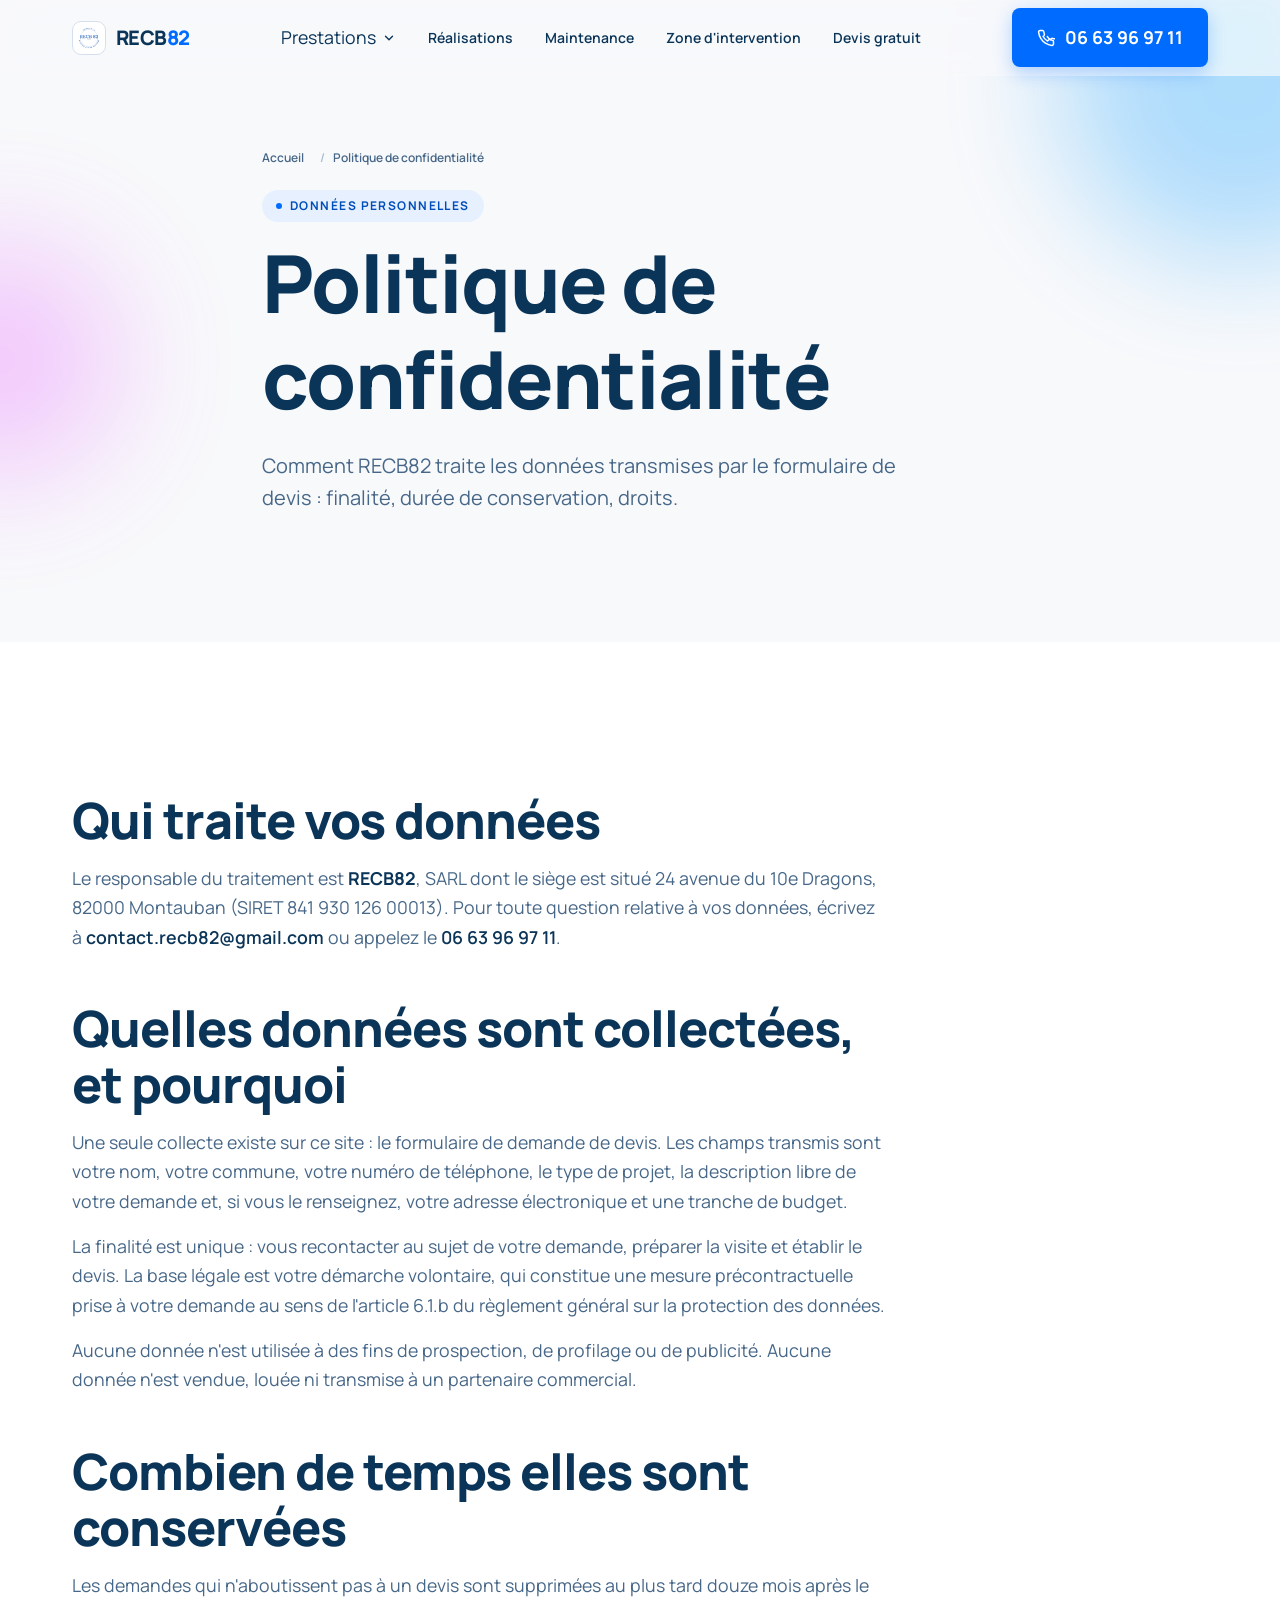
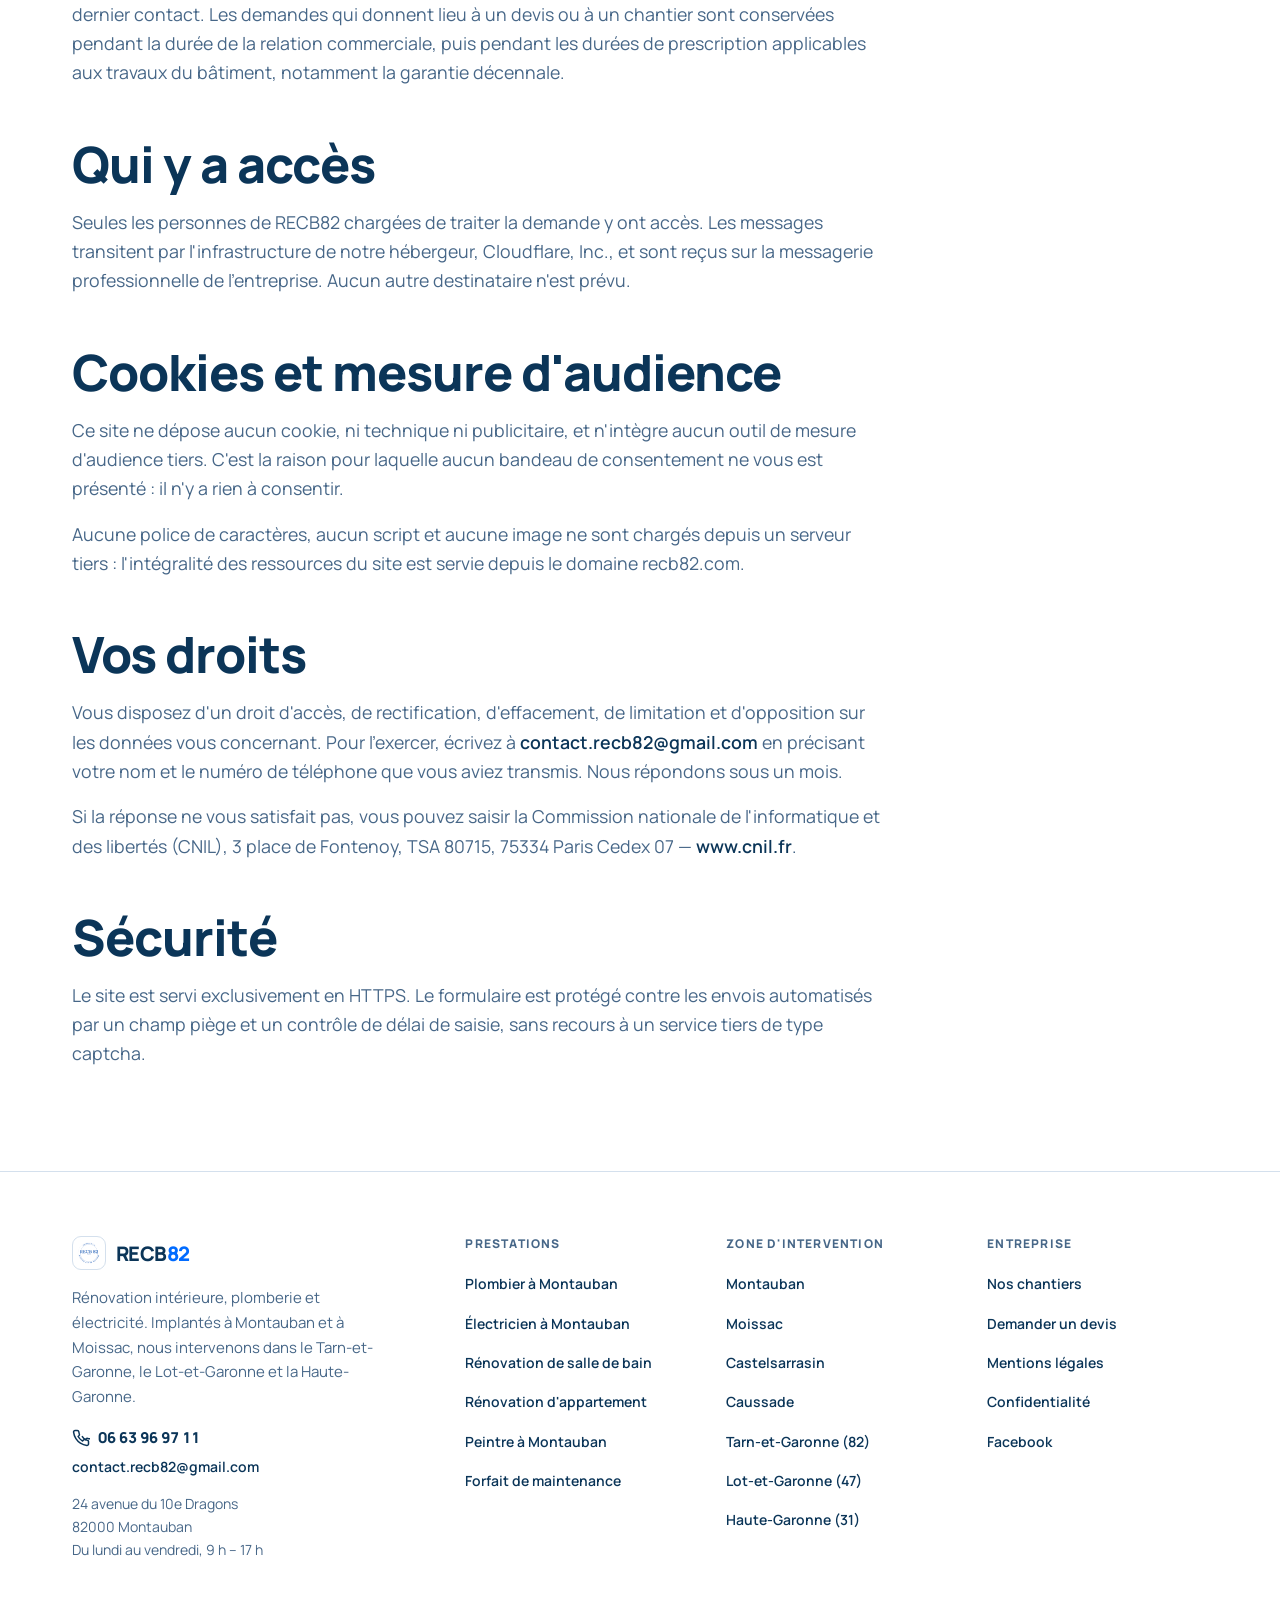
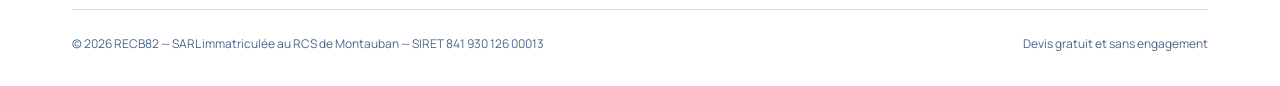
<file: politique-confidentialite.html>
<!DOCTYPE html>
<html lang="fr">
<head>
  <meta charset="utf-8">
  <meta name="viewport" content="width=device-width, initial-scale=1">
  <title>Politique de confidentialité — RECB82</title>
  <meta name="description" content="Comment RECB82 traite les données transmises par le formulaire de devis : finalité, durée de conservation, droits.">
  <link rel="canonical" href="https://www.recb82.com/politique-confidentialite">
  <meta property="og:type" content="website">
  <meta property="og:locale" content="fr_FR">
  <meta property="og:site_name" content="RECB82">
  <meta property="og:title" content="Politique de confidentialité — RECB82">
  <meta property="og:description" content="Comment RECB82 traite les données transmises par le formulaire de devis : finalité, durée de conservation, droits.">
  <meta property="og:url" content="https://www.recb82.com/politique-confidentialite">
  <meta name="theme-color" content="#f8f9fb">
  <link rel="icon" href="/favicon.svg" type="image/svg+xml">
  <link rel="preload" href="/assets/fonts/manrope-latin.woff2" as="font" type="font/woff2" crossorigin>
  <!-- CSS critique en ligne : la page s'affiche sans attendre la feuille complète.
       Reproduit tel quel sur chaque page, voir README avant de le modifier. -->
  <style>:root{--ink:#0b3558;--blue:#006bff;--blue-dark:#0056cc;--slate:#476788;--mist:#a6bbd1;--cloud:#f8f9fb;--paper:#fff;--pebble:#f0f3f8;--hairline:#d4e0ed;--cobalt:#004eba;--magenta:#e55cff;--cyan:#0099ff;--font:'Manrope',ui-sans-serif,system-ui,-apple-system,'Segoe UI',Roboto,sans-serif;--t-caption:12px;--t-small:14px;--t-body:clamp(16px,.95rem + .2vw,18px);--t-lead:clamp(17px,1rem + .5vw,20px);--t-h1:clamp(30px,1.3rem + 4.6vw,68px);--t-display:clamp(34px,1.4rem + 5.4vw,80px);--s-1:8px;--s-2:16px;--s-3:24px;--s-4:32px;--s-5:40px;--r-btn:8px;--r-pill:9999px;--max:1200px;--gutter:clamp(16px,4vw,32px);--header-h:64px;--ease-out:cubic-bezier(.16,1,.3,1)}
@font-face{font-family:'Manrope';font-style:normal;font-weight:400 800;font-display:swap;src:url('/assets/fonts/manrope-latin.woff2') format('woff2');unicode-range:U+0000-00FF,U+0131,U+0152-0153,U+02BB-02BC,U+02C6,U+02DA,U+02DC,U+0304,U+0308,U+0329,U+2000-206F,U+20AC,U+2122,U+2191,U+2193,U+2212,U+2215,U+FEFF,U+FFFD}
@font-face{font-family:'Manrope';font-style:normal;font-weight:400 800;font-display:swap;src:url('/assets/fonts/manrope-latin-ext.woff2') format('woff2');unicode-range:U+0100-02BA,U+02BD-02C5,U+02C7-02CC,U+02CE-02D7,U+02DD-02FF,U+0304,U+0308,U+0329,U+1D00-1DBF,U+1E00-1E9F,U+1EF2-1EFF,U+2020,U+20A0-20AB,U+20AD-20C0,U+2113,U+2C60-2C7F,U+A720-A7FF}
*,*::before,*::after{box-sizing:border-box}*{margin:0}
html{-webkit-text-size-adjust:100%}
body{font-family:var(--font);font-size:var(--t-body);line-height:1.65;color:var(--ink);background:var(--cloud);-webkit-font-smoothing:antialiased;overflow-x:hidden;padding-bottom:calc(64px + env(safe-area-inset-bottom))}
img,svg{display:block;max-width:100%;height:auto}
a{color:inherit;text-decoration:none}ul{list-style:none;padding:0}
button{background:none;border:0;cursor:pointer;font:inherit;color:inherit}
h1{font-size:var(--t-h1);font-weight:800;line-height:1.12;letter-spacing:-.02em}
p{color:var(--slate)}
.wrap{width:100%;max-width:var(--max);margin-inline:auto;padding-inline:var(--gutter)}
.header{position:fixed;top:0;left:0;right:0;z-index:110;height:var(--header-h);display:flex;align-items:center;background:rgba(248,249,251,.72);backdrop-filter:blur(14px) saturate(160%);-webkit-backdrop-filter:blur(14px) saturate(160%);border-bottom:1px solid transparent}
.header__inner{display:flex;align-items:center;justify-content:space-between;gap:var(--s-2);width:100%}
.logo{display:inline-flex;align-items:center;gap:10px;font-weight:800;letter-spacing:-.03em;font-size:20px}
.logo__mark{width:34px;height:34px;border-radius:9px;flex:none;background:var(--ink);color:var(--paper);display:grid;place-items:center;font-size:13px;font-weight:800;letter-spacing:0}
.logo__82{color:var(--blue)}
.nav{display:none}.header__cta{display:none;align-items:center;gap:var(--s-1)}
.burger{width:44px;height:44px;display:grid;place-items:center;border-radius:var(--r-btn);border:1px solid var(--hairline);background:var(--paper)}
.burger__box{position:relative;width:20px;height:14px}
.burger__box span{position:absolute;left:0;height:2px;width:100%;border-radius:2px;background:var(--ink)}
.burger__box span:nth-child(1){top:0}.burger__box span:nth-child(2){top:6px;width:70%}.burger__box span:nth-child(3){top:12px}
.btn{position:relative;display:inline-flex;align-items:center;justify-content:center;gap:10px;padding:14px 24px;font-size:var(--t-body);font-weight:700;border-radius:var(--r-btn);border:1px solid transparent;white-space:nowrap;overflow:hidden;isolation:isolate}
.btn--primary{background:var(--blue);color:var(--paper);box-shadow:0 6px 18px rgba(0,107,255,.28)}
.btn--dark{background:var(--ink);color:var(--paper)}
.btn--ghost{background:var(--paper);color:var(--ink);border-color:var(--hairline)}
.btn--lg{padding:17px 30px;font-size:var(--t-lead)}
.btn-row{display:flex;flex-wrap:wrap;gap:var(--s-2)}
.lead{font-size:var(--t-lead);line-height:1.6;color:var(--slate)}
.hero{position:relative;isolation:isolate;padding-top:calc(var(--header-h) + clamp(24px,6vw,72px));padding-bottom:clamp(48px,8vw,96px);overflow:hidden}
.hero__grid{display:grid;gap:clamp(40px,6vw,64px);align-items:center}
.hero h1{margin-bottom:var(--s-3);font-size:var(--t-display)}
.hero .lead{margin-bottom:var(--s-4);max-width:54ch}
.hero__badges{display:flex;flex-wrap:wrap;gap:8px;margin-bottom:var(--s-3)}
.eyebrow{display:inline-flex;align-items:center;gap:8px;font-size:var(--t-caption);font-weight:700;letter-spacing:.12em;text-transform:uppercase;color:var(--cobalt);background:#e6f0ff;padding:6px 14px;border-radius:var(--r-pill)}
.blob{position:absolute;border-radius:50%;filter:blur(60px);opacity:.14;pointer-events:none;z-index:-1}.logo__mark{background:#fff;border:1px solid var(--hairline);padding:3px;overflow:hidden}.logo__mark img{width:100%;height:100%;object-fit:contain}.hero--photo{position:relative;display:grid;grid-template-rows:auto 1fr;padding-top:var(--header-h);padding-bottom:clamp(28px,5vw,64px);background:#061f37;overflow:hidden;isolation:isolate;color:#fff}.hero__ba{position:relative;aspect-ratio:4/3;--pos:0%}.hero__ba img{position:absolute;inset:0;width:100%;height:100%;object-fit:cover;object-position:50% 62%}.hero__after{position:absolute;inset:0;clip-path:inset(0 0 0 var(--pos))}.hero__scrim{display:none;position:absolute;inset:0;z-index:-1;pointer-events:none}.hero__content{position:relative;z-index:1;width:100%}.hero--photo h1{color:#fff;font-size:clamp(30px,1.4rem + 2.9vw,52px);margin-bottom:var(--s-3)}.hero__content{padding-block:clamp(26px,6vw,44px)}.hero--photo .lead{color:#d8e6f5;max-width:52ch;margin-bottom:var(--s-3)}.hero--photo .eyebrow{background:rgba(255,255,255,.14);color:#fff}.header--over:not(.is-stuck){background:linear-gradient(180deg,rgba(6,31,55,.55),transparent);backdrop-filter:none;-webkit-backdrop-filter:none}.header--over:not(.is-stuck) .nav__link,.header--over:not(.is-stuck) .logo{color:#fff}.header--over:not(.is-stuck) .burger{background:rgba(255,255,255,.14);border-color:rgba(255,255,255,.3)}.header--over:not(.is-stuck) .burger__box span{background:#fff}.js [data-reveal]{opacity:0;transform:translate3d(0,28px,0);filter:blur(6px);transition:opacity .8s var(--ease-out),transform .8s var(--ease-out),filter .8s var(--ease-out);transition-delay:var(--d,0ms)}
.js [data-reveal="left"]{transform:translate3d(-36px,0,0)}
.js [data-reveal="right"]{transform:translate3d(36px,0,0)}
.js [data-reveal="scale"]{transform:scale(.94)}
.js [data-reveal].is-in{opacity:1;transform:none;filter:none}
.js .callbar{transform:translateY(110%)}
@media(min-width:860px){.blob{opacity:.3}.hero__grid{grid-template-columns:1.05fr .95fr}.hero--photo{display:flex;align-items:center;min-height:min(90svh,800px);padding-top:calc(var(--header-h) + 24px)}.hero__ba{position:absolute;inset:0;z-index:-2;aspect-ratio:auto}.hero__content>div{max-width:620px}.hero__scrim{display:block;background:linear-gradient(95deg,rgba(6,31,55,.96) 0%,rgba(6,31,55,.9) 32%,rgba(6,31,55,.52) 52%,rgba(6,31,55,.1) 72%,rgba(6,31,55,.32) 100%),linear-gradient(180deg,rgba(6,31,55,.5) 0%,transparent 32%,rgba(6,31,55,.45) 100%)}}
@media(min-width:1000px){:root{--header-h:76px}body{padding-bottom:0}.nav{display:block}.header__cta{display:flex}.burger{display:none}}
@media(prefers-reduced-motion:reduce){.js [data-reveal]{opacity:1!important;transform:none!important;filter:none!important}.js .callbar{transform:none}}</style>
  <link rel="preload" href="/assets/css/styles.css" as="style" onload="this.rel='stylesheet';this.onload=null">
  <noscript><link rel="stylesheet" href="/assets/css/styles.css"></noscript>
  <script>document.documentElement.className+=' js'</script>
  <noscript><style>.burger{display:none}</style></noscript>
  <script type="application/ld+json">
{"@context":"https://schema.org","@type":"BreadcrumbList","itemListElement":[{"@type":"ListItem","position":1,"name":"Accueil","item":"https://www.recb82.com/"},{"@type":"ListItem","position":2,"name":"Politique de confidentialité","item":"https://www.recb82.com/politique-confidentialite"}]}
  </script>
</head>
<body>
<a class="skip-link" href="#main">Aller au contenu</a>
<div class="progress" aria-hidden="true"></div>
<header class="header">
  <div class="wrap header__inner">
    <a class="logo" href="/" aria-label="RECB82, accueil">
      <span class="logo__mark"><img src="/assets/img/logo-recb82-192.png" alt="" width="192" height="192" decoding="async"></span>
      <span>RECB<span class="logo__82">82</span></span>
    </a>
    <nav class="nav" aria-label="Navigation principale">
      <ul class="nav__list">
        <li class="nav__item nav__item--mega">
          <button class="nav__link nav__link--mega" type="button" aria-expanded="false" aria-controls="mega-prestations">Prestations <svg class="nav__chevron" width="14" height="14" viewBox="0 0 24 24" fill="none" stroke="currentColor" stroke-width="2.4" stroke-linecap="round" stroke-linejoin="round" aria-hidden="true"><path d="m6 9 6 6 6-6"/></svg></button>
      <div class="mega" id="mega-prestations">
        <div class="mega__inner">
        <div class="mega__col">
          <p class="mega__titre">Nos métiers</p>
          <ul class="mega__liste">
            <li style="--i:0">
              <a class="mega__link" href="/plombier-montauban">
                <span class="mega__icon" aria-hidden="true"><svg width="26" height="26" viewBox="0 0 24 24" fill="none" stroke="currentColor" stroke-width="1.8" stroke-linecap="round" stroke-linejoin="round" aria-hidden="true"><path d="M12 2.5S5.5 9.3 5.5 14a6.5 6.5 0 0 0 13 0c0-4.7-6.5-11.5-6.5-11.5Z"/><path d="M9.5 14.5a2.5 2.5 0 0 0 2.5 2.5"/></svg></span>
                <span class="mega__texte">
                  <span class="mega__nom">Plomberie</span>
                  <span class="mega__phrase">Fuites, chauffe-eau, réseaux et pièces humides</span>
                </span>
              </a>
            </li>
            <li style="--i:1">
              <a class="mega__link" href="/electricien-montauban">
                <span class="mega__icon" aria-hidden="true"><svg width="26" height="26" viewBox="0 0 24 24" fill="none" stroke="currentColor" stroke-width="1.8" stroke-linecap="round" stroke-linejoin="round" aria-hidden="true"><path d="M13.5 2 4 13.5h6.5L10 22l9.5-11.5H13l.5-8.5Z"/></svg></span>
                <span class="mega__texte">
                  <span class="mega__nom">Électricité</span>
                  <span class="mega__phrase">Tableaux, mise aux normes, points lumineux</span>
                </span>
              </a>
            </li>
            <li style="--i:2">
              <a class="mega__link" href="/peintre-montauban">
                <span class="mega__icon" aria-hidden="true"><svg width="26" height="26" viewBox="0 0 24 24" fill="none" stroke="currentColor" stroke-width="1.8" stroke-linecap="round" stroke-linejoin="round" aria-hidden="true"><rect x="3" y="3" width="13" height="6" rx="1.5"/><path d="M16 6h3.5A1.5 1.5 0 0 1 21 7.5V11a1.5 1.5 0 0 1-1.5 1.5H12"/><rect x="9.5" y="12.5" width="5" height="9" rx="1.5"/></svg></span>
                <span class="mega__texte">
                  <span class="mega__nom">Peinture et finitions</span>
                  <span class="mega__phrase">Murs, plafonds, enduits décoratifs</span>
                </span>
              </a>
            </li>
            <li style="--i:3">
              <a class="mega__link" href="/renovation-salle-de-bain-montauban">
                <span class="mega__icon" aria-hidden="true"><svg width="26" height="26" viewBox="0 0 24 24" fill="none" stroke="currentColor" stroke-width="1.8" stroke-linecap="round" stroke-linejoin="round" aria-hidden="true"><path d="M12 2.5 4.5 5.5v6c0 4.6 3.1 8.6 7.5 10 4.4-1.4 7.5-5.4 7.5-10v-6L12 2.5Z"/><path d="m9 12 2 2 4-4"/></svg></span>
                <span class="mega__texte">
                  <span class="mega__nom">Salle de bain</span>
                  <span class="mega__phrase">La pièce reprise entièrement, plomberie comprise</span>
                </span>
              </a>
            </li>
          </ul>
        </div>
        <div class="mega__col">
          <p class="mega__titre">Types de chantier</p>
          <ul class="mega__liste">
            <li style="--i:4">
              <a class="mega__link" href="/renovation-appartement-montauban">
                <span class="mega__icon" aria-hidden="true"><svg width="14" height="14" viewBox="0 0 24 24" fill="none" stroke="currentColor" stroke-width="2" stroke-linecap="round" stroke-linejoin="round" aria-hidden="true"><path d="M14.5 6.5a4 4 0 0 0 5 5l-9 9a2.8 2.8 0 0 1-4-4l9-9a4 4 0 0 0-1 1Z"/></svg></span>
                <span class="mega__texte">
                  <span class="mega__nom">Rénovation d'appartement</span>
                  <span class="mega__phrase">Remise en location, sols, cloisons et peinture</span>
                </span>
              </a>
            </li>
            <li style="--i:5">
              <a class="mega__link" href="/renovation-interieure-moissac">
                <span class="mega__icon" aria-hidden="true"><svg width="26" height="26" viewBox="0 0 24 24" fill="none" stroke="currentColor" stroke-width="1.8" stroke-linecap="round" stroke-linejoin="round" aria-hidden="true"><path d="M12 21.5s7-6.4 7-11.5a7 7 0 1 0-14 0c0 5.1 7 11.5 7 11.5Z"/><circle cx="12" cy="10" r="2.6"/></svg></span>
                <span class="mega__texte">
                  <span class="mega__nom">Rénovation à Moissac</span>
                  <span class="mega__phrase">Aménagement, cloisons et finitions</span>
                </span>
              </a>
            </li>
            <li style="--i:6">
              <a class="mega__link" href="/realisations">
                <span class="mega__icon" aria-hidden="true"><svg width="26" height="26" viewBox="0 0 24 24" fill="none" stroke="currentColor" stroke-width="1.8" stroke-linecap="round" stroke-linejoin="round" aria-hidden="true"><rect x="3" y="4.5" width="18" height="15" rx="2.5"/><circle cx="8.5" cy="9.5" r="1.6"/><path d="m3.5 17 4.8-4.4a2 2 0 0 1 2.7 0l3 2.8m0 0 1.8-1.6a2 2 0 0 1 2.7 0l2 1.8"/></svg></span>
                <span class="mega__texte">
                  <span class="mega__nom">Nos réalisations</span>
                  <span class="mega__phrase">Les chantiers en détail, avant et après</span>
                </span>
              </a>
            </li>
            <li style="--i:7">
              <a class="mega__link" href="/#forfait">
                <span class="mega__icon" aria-hidden="true"><svg width="14" height="14" viewBox="0 0 24 24" fill="none" stroke="currentColor" stroke-width="2" stroke-linecap="round" stroke-linejoin="round" aria-hidden="true"><circle cx="12" cy="12" r="9"/><path d="M12 7v5l3.5 2"/></svg></span>
                <span class="mega__texte">
                  <span class="mega__nom">Forfait maintenance</span>
                  <span class="mega__phrase">Un artisan disponible à l'année</span>
                </span>
              </a>
            </li>
          </ul>
        </div>
        <div class="mega__col mega__col--encart">
          <p class="mega__titre">Où nous intervenons</p>
          <p class="mega__encart-texte">Montauban, Moissac, Castelsarrasin, Caussade et tout le Tarn-et-Garonne. Déplacement et devis gratuits.</p>
          <a class="btn btn--primary btn--block" href="/devis">Devis gratuit <svg width="18" height="18" viewBox="0 0 24 24" fill="none" stroke="currentColor" stroke-width="2" stroke-linecap="round" stroke-linejoin="round" aria-hidden="true"><path d="M5 12h14M13 6l6 6-6 6"/></svg></a>
          <a class="mega__tel" href="tel:+33663969711"><svg width="18" height="18" viewBox="0 0 24 24" fill="none" stroke="currentColor" stroke-width="2" stroke-linecap="round" stroke-linejoin="round" aria-hidden="true"><path d="M13.8 10.2a10.6 10.6 0 0 0 4 4l1.4-1.4a1.5 1.5 0 0 1 1.6-.3c1 .4 2.2.6 3.2.6v0"/><path d="M22 16.9v3a2 2 0 0 1-2.2 2 19.8 19.8 0 0 1-8.6-3.1 19.5 19.5 0 0 1-6-6A19.8 19.8 0 0 1 2.1 4.2 2 2 0 0 1 4.1 2h3a2 2 0 0 1 2 1.7c.1 1 .4 2 .7 2.9a2 2 0 0 1-.4 2.1L8.1 10a16 16 0 0 0 6 6l1.3-1.3a2 2 0 0 1 2.1-.5c1 .4 1.9.6 2.9.8a2 2 0 0 1 1.7 2Z"/></svg> 06 63 96 97 11</a>
          <p class="mega__horaires">Du lundi au vendredi, 9 h – 17 h</p>
        </div>
        </div>
      </div>
        </li>
        <li class="nav__item"><a class="nav__link" href="/realisations">Réalisations</a></li>
        <li class="nav__item"><a class="nav__link" href="/#forfait">Maintenance</a></li>
        <li class="nav__item"><a class="nav__link" href="/#zones">Zone d'intervention</a></li>
        <li class="nav__item"><a class="nav__link" href="/devis">Devis gratuit</a></li>
      </ul>
    </nav>
    <div class="header__cta">
      <a class="btn btn--primary" href="tel:+33663969711" data-magnetic="6"><svg width="18" height="18" viewBox="0 0 24 24" fill="none" stroke="currentColor" stroke-width="2" stroke-linecap="round" stroke-linejoin="round" aria-hidden="true"><path d="M13.8 10.2a10.6 10.6 0 0 0 4 4l1.4-1.4a1.5 1.5 0 0 1 1.6-.3c1 .4 2.2.6 3.2.6v0"/><path d="M22 16.9v3a2 2 0 0 1-2.2 2 19.8 19.8 0 0 1-8.6-3.1 19.5 19.5 0 0 1-6-6A19.8 19.8 0 0 1 2.1 4.2 2 2 0 0 1 4.1 2h3a2 2 0 0 1 2 1.7c.1 1 .4 2 .7 2.9a2 2 0 0 1-.4 2.1L8.1 10a16 16 0 0 0 6 6l1.3-1.3a2 2 0 0 1 2.1-.5c1 .4 1.9.6 2.9.8a2 2 0 0 1 1.7 2Z"/></svg> 06 63 96 97 11</a>
    </div>
    <button class="burger" type="button" aria-expanded="false" aria-controls="menu" aria-label="Ouvrir le menu">
      <span class="burger__box" aria-hidden="true"><span></span><span></span><span></span></span>
    </button>
  </div>
</header>

<div class="drawer" id="menu">
  <nav class="drawer__list" aria-label="Menu mobile">
      <p class="drawer__titre">Nos métiers</p>
      <a class="drawer__link" href="/plombier-montauban"><span class="drawer__icon" aria-hidden="true"><svg width="26" height="26" viewBox="0 0 24 24" fill="none" stroke="currentColor" stroke-width="1.8" stroke-linecap="round" stroke-linejoin="round" aria-hidden="true"><path d="M12 2.5S5.5 9.3 5.5 14a6.5 6.5 0 0 0 13 0c0-4.7-6.5-11.5-6.5-11.5Z"/><path d="M9.5 14.5a2.5 2.5 0 0 0 2.5 2.5"/></svg></span><span class="drawer__texte"><span class="drawer__nom">Plomberie</span><span class="drawer__phrase">Fuites, chauffe-eau, réseaux et pièces humides</span></span><svg width="22" height="22" viewBox="0 0 24 24" fill="none" stroke="currentColor" stroke-width="2" stroke-linecap="round" stroke-linejoin="round" aria-hidden="true"><path d="M5 12h14M13 6l6 6-6 6"/></svg></a>
      <a class="drawer__link" href="/electricien-montauban"><span class="drawer__icon" aria-hidden="true"><svg width="26" height="26" viewBox="0 0 24 24" fill="none" stroke="currentColor" stroke-width="1.8" stroke-linecap="round" stroke-linejoin="round" aria-hidden="true"><path d="M13.5 2 4 13.5h6.5L10 22l9.5-11.5H13l.5-8.5Z"/></svg></span><span class="drawer__texte"><span class="drawer__nom">Électricité</span><span class="drawer__phrase">Tableaux, mise aux normes, points lumineux</span></span><svg width="22" height="22" viewBox="0 0 24 24" fill="none" stroke="currentColor" stroke-width="2" stroke-linecap="round" stroke-linejoin="round" aria-hidden="true"><path d="M5 12h14M13 6l6 6-6 6"/></svg></a>
      <a class="drawer__link" href="/peintre-montauban"><span class="drawer__icon" aria-hidden="true"><svg width="26" height="26" viewBox="0 0 24 24" fill="none" stroke="currentColor" stroke-width="1.8" stroke-linecap="round" stroke-linejoin="round" aria-hidden="true"><rect x="3" y="3" width="13" height="6" rx="1.5"/><path d="M16 6h3.5A1.5 1.5 0 0 1 21 7.5V11a1.5 1.5 0 0 1-1.5 1.5H12"/><rect x="9.5" y="12.5" width="5" height="9" rx="1.5"/></svg></span><span class="drawer__texte"><span class="drawer__nom">Peinture et finitions</span><span class="drawer__phrase">Murs, plafonds, enduits décoratifs</span></span><svg width="22" height="22" viewBox="0 0 24 24" fill="none" stroke="currentColor" stroke-width="2" stroke-linecap="round" stroke-linejoin="round" aria-hidden="true"><path d="M5 12h14M13 6l6 6-6 6"/></svg></a>
      <a class="drawer__link" href="/renovation-salle-de-bain-montauban"><span class="drawer__icon" aria-hidden="true"><svg width="26" height="26" viewBox="0 0 24 24" fill="none" stroke="currentColor" stroke-width="1.8" stroke-linecap="round" stroke-linejoin="round" aria-hidden="true"><path d="M12 2.5 4.5 5.5v6c0 4.6 3.1 8.6 7.5 10 4.4-1.4 7.5-5.4 7.5-10v-6L12 2.5Z"/><path d="m9 12 2 2 4-4"/></svg></span><span class="drawer__texte"><span class="drawer__nom">Salle de bain</span><span class="drawer__phrase">La pièce reprise entièrement, plomberie comprise</span></span><svg width="22" height="22" viewBox="0 0 24 24" fill="none" stroke="currentColor" stroke-width="2" stroke-linecap="round" stroke-linejoin="round" aria-hidden="true"><path d="M5 12h14M13 6l6 6-6 6"/></svg></a>
      <p class="drawer__titre">Types de chantier</p>
      <a class="drawer__link" href="/renovation-appartement-montauban"><span class="drawer__icon" aria-hidden="true"><svg width="14" height="14" viewBox="0 0 24 24" fill="none" stroke="currentColor" stroke-width="2" stroke-linecap="round" stroke-linejoin="round" aria-hidden="true"><path d="M14.5 6.5a4 4 0 0 0 5 5l-9 9a2.8 2.8 0 0 1-4-4l9-9a4 4 0 0 0-1 1Z"/></svg></span><span class="drawer__texte"><span class="drawer__nom">Rénovation d'appartement</span><span class="drawer__phrase">Remise en location, sols, cloisons et peinture</span></span><svg width="22" height="22" viewBox="0 0 24 24" fill="none" stroke="currentColor" stroke-width="2" stroke-linecap="round" stroke-linejoin="round" aria-hidden="true"><path d="M5 12h14M13 6l6 6-6 6"/></svg></a>
      <a class="drawer__link" href="/renovation-interieure-moissac"><span class="drawer__icon" aria-hidden="true"><svg width="26" height="26" viewBox="0 0 24 24" fill="none" stroke="currentColor" stroke-width="1.8" stroke-linecap="round" stroke-linejoin="round" aria-hidden="true"><path d="M12 21.5s7-6.4 7-11.5a7 7 0 1 0-14 0c0 5.1 7 11.5 7 11.5Z"/><circle cx="12" cy="10" r="2.6"/></svg></span><span class="drawer__texte"><span class="drawer__nom">Rénovation à Moissac</span><span class="drawer__phrase">Aménagement, cloisons et finitions</span></span><svg width="22" height="22" viewBox="0 0 24 24" fill="none" stroke="currentColor" stroke-width="2" stroke-linecap="round" stroke-linejoin="round" aria-hidden="true"><path d="M5 12h14M13 6l6 6-6 6"/></svg></a>
      <a class="drawer__link" href="/realisations"><span class="drawer__icon" aria-hidden="true"><svg width="26" height="26" viewBox="0 0 24 24" fill="none" stroke="currentColor" stroke-width="1.8" stroke-linecap="round" stroke-linejoin="round" aria-hidden="true"><rect x="3" y="4.5" width="18" height="15" rx="2.5"/><circle cx="8.5" cy="9.5" r="1.6"/><path d="m3.5 17 4.8-4.4a2 2 0 0 1 2.7 0l3 2.8m0 0 1.8-1.6a2 2 0 0 1 2.7 0l2 1.8"/></svg></span><span class="drawer__texte"><span class="drawer__nom">Nos réalisations</span><span class="drawer__phrase">Les chantiers en détail, avant et après</span></span><svg width="22" height="22" viewBox="0 0 24 24" fill="none" stroke="currentColor" stroke-width="2" stroke-linecap="round" stroke-linejoin="round" aria-hidden="true"><path d="M5 12h14M13 6l6 6-6 6"/></svg></a>
      <a class="drawer__link" href="/#forfait"><span class="drawer__icon" aria-hidden="true"><svg width="14" height="14" viewBox="0 0 24 24" fill="none" stroke="currentColor" stroke-width="2" stroke-linecap="round" stroke-linejoin="round" aria-hidden="true"><circle cx="12" cy="12" r="9"/><path d="M12 7v5l3.5 2"/></svg></span><span class="drawer__texte"><span class="drawer__nom">Forfait maintenance</span><span class="drawer__phrase">Un artisan disponible à l'année</span></span><svg width="22" height="22" viewBox="0 0 24 24" fill="none" stroke="currentColor" stroke-width="2" stroke-linecap="round" stroke-linejoin="round" aria-hidden="true"><path d="M5 12h14M13 6l6 6-6 6"/></svg></a>
      <p class="drawer__titre">Le reste</p>
      <a class="drawer__link drawer__link--simple" href="/realisations">Réalisations <svg width="22" height="22" viewBox="0 0 24 24" fill="none" stroke="currentColor" stroke-width="2" stroke-linecap="round" stroke-linejoin="round" aria-hidden="true"><path d="M5 12h14M13 6l6 6-6 6"/></svg></a>
      <a class="drawer__link drawer__link--simple" href="/#forfait">Maintenance <svg width="22" height="22" viewBox="0 0 24 24" fill="none" stroke="currentColor" stroke-width="2" stroke-linecap="round" stroke-linejoin="round" aria-hidden="true"><path d="M5 12h14M13 6l6 6-6 6"/></svg></a>
      <a class="drawer__link drawer__link--simple" href="/#zones">Zone d'intervention <svg width="22" height="22" viewBox="0 0 24 24" fill="none" stroke="currentColor" stroke-width="2" stroke-linecap="round" stroke-linejoin="round" aria-hidden="true"><path d="M5 12h14M13 6l6 6-6 6"/></svg></a>
      <a class="drawer__link drawer__link--simple" href="/devis">Devis gratuit <svg width="22" height="22" viewBox="0 0 24 24" fill="none" stroke="currentColor" stroke-width="2" stroke-linecap="round" stroke-linejoin="round" aria-hidden="true"><path d="M5 12h14M13 6l6 6-6 6"/></svg></a>
  </nav>
  <div class="drawer__foot stack">
    <a class="btn btn--primary btn--lg btn--block" href="tel:+33663969711"><svg width="18" height="18" viewBox="0 0 24 24" fill="none" stroke="currentColor" stroke-width="2" stroke-linecap="round" stroke-linejoin="round" aria-hidden="true"><path d="M13.8 10.2a10.6 10.6 0 0 0 4 4l1.4-1.4a1.5 1.5 0 0 1 1.6-.3c1 .4 2.2.6 3.2.6v0"/><path d="M22 16.9v3a2 2 0 0 1-2.2 2 19.8 19.8 0 0 1-8.6-3.1 19.5 19.5 0 0 1-6-6A19.8 19.8 0 0 1 2.1 4.2 2 2 0 0 1 4.1 2h3a2 2 0 0 1 2 1.7c.1 1 .4 2 .7 2.9a2 2 0 0 1-.4 2.1L8.1 10a16 16 0 0 0 6 6l1.3-1.3a2 2 0 0 1 2.1-.5c1 .4 1.9.6 2.9.8a2 2 0 0 1 1.7 2Z"/></svg> 06 63 96 97 11</a>
    <a class="btn btn--ghost btn--block" href="/devis">Demander un devis gratuit</a>
    <p style="font-size:14px">Du lundi au vendredi, 9 h – 17 h.<br>24 avenue du 10e Dragons, 82000 Montauban.</p>
  </div>
</div>

<div class="callbar">
  <a class="btn btn--primary" href="tel:+33663969711"><svg width="18" height="18" viewBox="0 0 24 24" fill="none" stroke="currentColor" stroke-width="2" stroke-linecap="round" stroke-linejoin="round" aria-hidden="true"><path d="M13.8 10.2a10.6 10.6 0 0 0 4 4l1.4-1.4a1.5 1.5 0 0 1 1.6-.3c1 .4 2.2.6 3.2.6v0"/><path d="M22 16.9v3a2 2 0 0 1-2.2 2 19.8 19.8 0 0 1-8.6-3.1 19.5 19.5 0 0 1-6-6A19.8 19.8 0 0 1 2.1 4.2 2 2 0 0 1 4.1 2h3a2 2 0 0 1 2 1.7c.1 1 .4 2 .7 2.9a2 2 0 0 1-.4 2.1L8.1 10a16 16 0 0 0 6 6l1.3-1.3a2 2 0 0 1 2.1-.5c1 .4 1.9.6 2.9.8a2 2 0 0 1 1.7 2Z"/></svg> Appeler</a>
  <a class="btn btn--ghost" href="/devis">Devis gratuit</a>
</div>
<main id="main">
  <section class="hero">
    <div class="blob blob--cyan blob--float" style="width:360px;height:360px;top:-100px;right:-140px" data-speed="0.06"></div>
    <div class="blob blob--magenta blob--float" style="width:240px;height:240px;top:240px;left:-120px;animation-delay:-4s" data-speed="0.09"></div>
    <div class="wrap" style="max-width:820px">
      <div>
        <div style="margin-bottom:20px"><nav aria-label="Fil d'Ariane"><ol class="crumbs">
      <li><a href="/">Accueil</a></li>
      <li><span aria-current="page">Politique de confidentialité</span></li>
    </ol></nav></div>
        <span class="eyebrow">Données personnelles</span>
        <h1 style="margin:16px 0 20px" data-split>Politique de confidentialité</h1>
        <p class="lead" data-reveal style="--d:200ms">Comment RECB82 traite les données transmises par le formulaire de devis : finalité, durée de conservation, droits.</p>
      </div>
    </div>
  </section>
  <section class="section section--paper">
    <div class="wrap">
      <div class="prose measure" style="max-width:74ch" data-reveal>
        <h2>Qui traite vos données</h2>
        <p>Le responsable du traitement est <strong>RECB82</strong>, SARL dont le siège est situé 24 avenue du 10e Dragons,
        82000 Montauban (SIRET 841 930 126 00013). Pour toute question relative à vos données, écrivez à
        <a class="link" href="mailto:contact.recb82@gmail.com">contact.recb82@gmail.com</a> ou appelez le
        <a class="link" href="tel:+33663969711">06 63 96 97 11</a>.</p>

        <h2>Quelles données sont collectées, et pourquoi</h2>
        <p>Une seule collecte existe sur ce site : le formulaire de demande de devis. Les champs transmis sont
        votre nom, votre commune, votre numéro de téléphone, le type de projet, la description libre de votre
        demande et, si vous le renseignez, votre adresse électronique et une tranche de budget.</p>
        <p>La finalité est unique : vous recontacter au sujet de votre demande, préparer la visite et établir le
        devis. La base légale est votre démarche volontaire, qui constitue une mesure précontractuelle prise à
        votre demande au sens de l'article 6.1.b du règlement général sur la protection des données.</p>
        <p>Aucune donnée n'est utilisée à des fins de prospection, de profilage ou de publicité. Aucune donnée
        n'est vendue, louée ni transmise à un partenaire commercial.</p>

        <h2>Combien de temps elles sont conservées</h2>
        <p>Les demandes qui n'aboutissent pas à un devis sont supprimées au plus tard douze mois après le dernier
        contact. Les demandes qui donnent lieu à un devis ou à un chantier sont conservées pendant la durée de la
        relation commerciale, puis pendant les durées de prescription applicables aux travaux du bâtiment,
        notamment la garantie décennale.</p>

        <h2>Qui y a accès</h2>
        <p>Seules les personnes de RECB82 chargées de traiter la demande y ont accès. Les messages transitent par
        l'infrastructure de notre hébergeur, Cloudflare, Inc., et sont reçus sur la messagerie professionnelle de
        l'entreprise. Aucun autre destinataire n'est prévu.</p>

        <h2>Cookies et mesure d'audience</h2>
        <p>Ce site ne dépose aucun cookie, ni technique ni publicitaire, et n'intègre aucun outil de mesure
        d'audience tiers. C'est la raison pour laquelle aucun bandeau de consentement ne vous est présenté : il
        n'y a rien à consentir.</p>
        <p>Aucune police de caractères, aucun script et aucune image ne sont chargés depuis un serveur tiers :
        l'intégralité des ressources du site est servie depuis le domaine recb82.com.</p>

        <h2>Vos droits</h2>
        <p>Vous disposez d'un droit d'accès, de rectification, d'effacement, de limitation et d'opposition sur les
        données vous concernant. Pour l'exercer, écrivez à <a class="link" href="mailto:contact.recb82@gmail.com">contact.recb82@gmail.com</a> en
        précisant votre nom et le numéro de téléphone que vous aviez transmis. Nous répondons sous un mois.</p>
        <p>Si la réponse ne vous satisfait pas, vous pouvez saisir la Commission nationale de l'informatique et
        des libertés (CNIL), 3 place de Fontenoy, TSA 80715, 75334 Paris Cedex 07 —
        <a class="link" href="https://www.cnil.fr" rel="noopener" target="_blank">www.cnil.fr</a>.</p>

        <h2>Sécurité</h2>
        <p>Le site est servi exclusivement en HTTPS. Le formulaire est protégé contre les envois automatisés par
        un champ piège et un contrôle de délai de saisie, sans recours à un service tiers de type captcha.</p>      </div>
    </div>
  </section>
</main>
<footer class="footer">
  <div class="wrap">
    <div class="footer__grid">
      <div>
        <a class="logo" href="/" style="margin-bottom:16px">
          <span class="logo__mark"><img src="/assets/img/logo-recb82-192.png" alt="" width="192" height="192" loading="lazy" decoding="async"></span>
          <span>RECB<span class="logo__82">82</span></span>
        </a>
        <p style="max-width:34ch;font-size:15px">Rénovation intérieure, plomberie et électricité. Implantés à Montauban et à Moissac, nous intervenons dans le Tarn-et-Garonne, le Lot-et-Garonne et la Haute-Garonne.</p>
        <p style="margin-top:16px;font-size:15px">
          <a class="tel-inline" href="tel:+33663969711"><svg width="18" height="18" viewBox="0 0 24 24" fill="none" stroke="currentColor" stroke-width="2" stroke-linecap="round" stroke-linejoin="round" aria-hidden="true"><path d="M13.8 10.2a10.6 10.6 0 0 0 4 4l1.4-1.4a1.5 1.5 0 0 1 1.6-.3c1 .4 2.2.6 3.2.6v0"/><path d="M22 16.9v3a2 2 0 0 1-2.2 2 19.8 19.8 0 0 1-8.6-3.1 19.5 19.5 0 0 1-6-6A19.8 19.8 0 0 1 2.1 4.2 2 2 0 0 1 4.1 2h3a2 2 0 0 1 2 1.7c.1 1 .4 2 .7 2.9a2 2 0 0 1-.4 2.1L8.1 10a16 16 0 0 0 6 6l1.3-1.3a2 2 0 0 1 2.1-.5c1 .4 1.9.6 2.9.8a2 2 0 0 1 1.7 2Z"/></svg> 06 63 96 97 11</a><br>
          <a class="link" href="mailto:contact.recb82@gmail.com" style="font-size:14px">contact.recb82@gmail.com</a>
        </p>
        <p style="margin-top:12px;font-size:14px">24 avenue du 10e Dragons<br>82000 Montauban<br>Du lundi au vendredi, 9 h – 17 h</p>
      </div>
      <div>
        <h4>Prestations</h4>
        <ul class="footer__links">
          <li><a href="/plombier-montauban">Plombier à Montauban</a></li>
          <li><a href="/electricien-montauban">Électricien à Montauban</a></li>
          <li><a href="/renovation-salle-de-bain-montauban">Rénovation de salle de bain</a></li>
          <li><a href="/renovation-appartement-montauban">Rénovation d'appartement</a></li>
          <li><a href="/peintre-montauban">Peintre à Montauban</a></li>
          <li><a href="/#forfait">Forfait de maintenance</a></li>
        </ul>
      </div>
      <div>
        <h4>Zone d'intervention</h4>
        <ul class="footer__links">
          <li><a href="/plombier-montauban">Montauban</a></li>
          <li><a href="/renovation-interieure-moissac">Moissac</a></li>
          <li><a href="/#zones">Castelsarrasin</a></li>
          <li><a href="/#zones">Caussade</a></li>
          <li><a href="/#zones">Tarn-et-Garonne (82)</a></li>
          <li><a href="/#zones">Lot-et-Garonne (47)</a></li>
          <li><a href="/#zones">Haute-Garonne (31)</a></li>
        </ul>
      </div>
      <div>
        <h4>Entreprise</h4>
        <ul class="footer__links">
          <li><a href="/realisations">Nos chantiers</a></li>
          <li><a href="/devis">Demander un devis</a></li>
          <li><a href="/mentions-legales">Mentions légales</a></li>
          <li><a href="/politique-confidentialite">Confidentialité</a></li>
          <li><a href="https://www.facebook.com/Recb82-275847596385836" rel="noopener me" target="_blank">Facebook</a></li>
        </ul>
      </div>
    </div>
    <div class="footer__bottom">
      <p style="font-size:12px">© 2026 RECB82 — SARL immatriculée au RCS de Montauban — SIRET 841 930 126 00013</p>
      <p style="font-size:12px">Devis gratuit et sans engagement</p>
    </div>
  </div>
</footer>

<script src="/assets/js/main.js" defer></script>
</body>
</html>
</file>
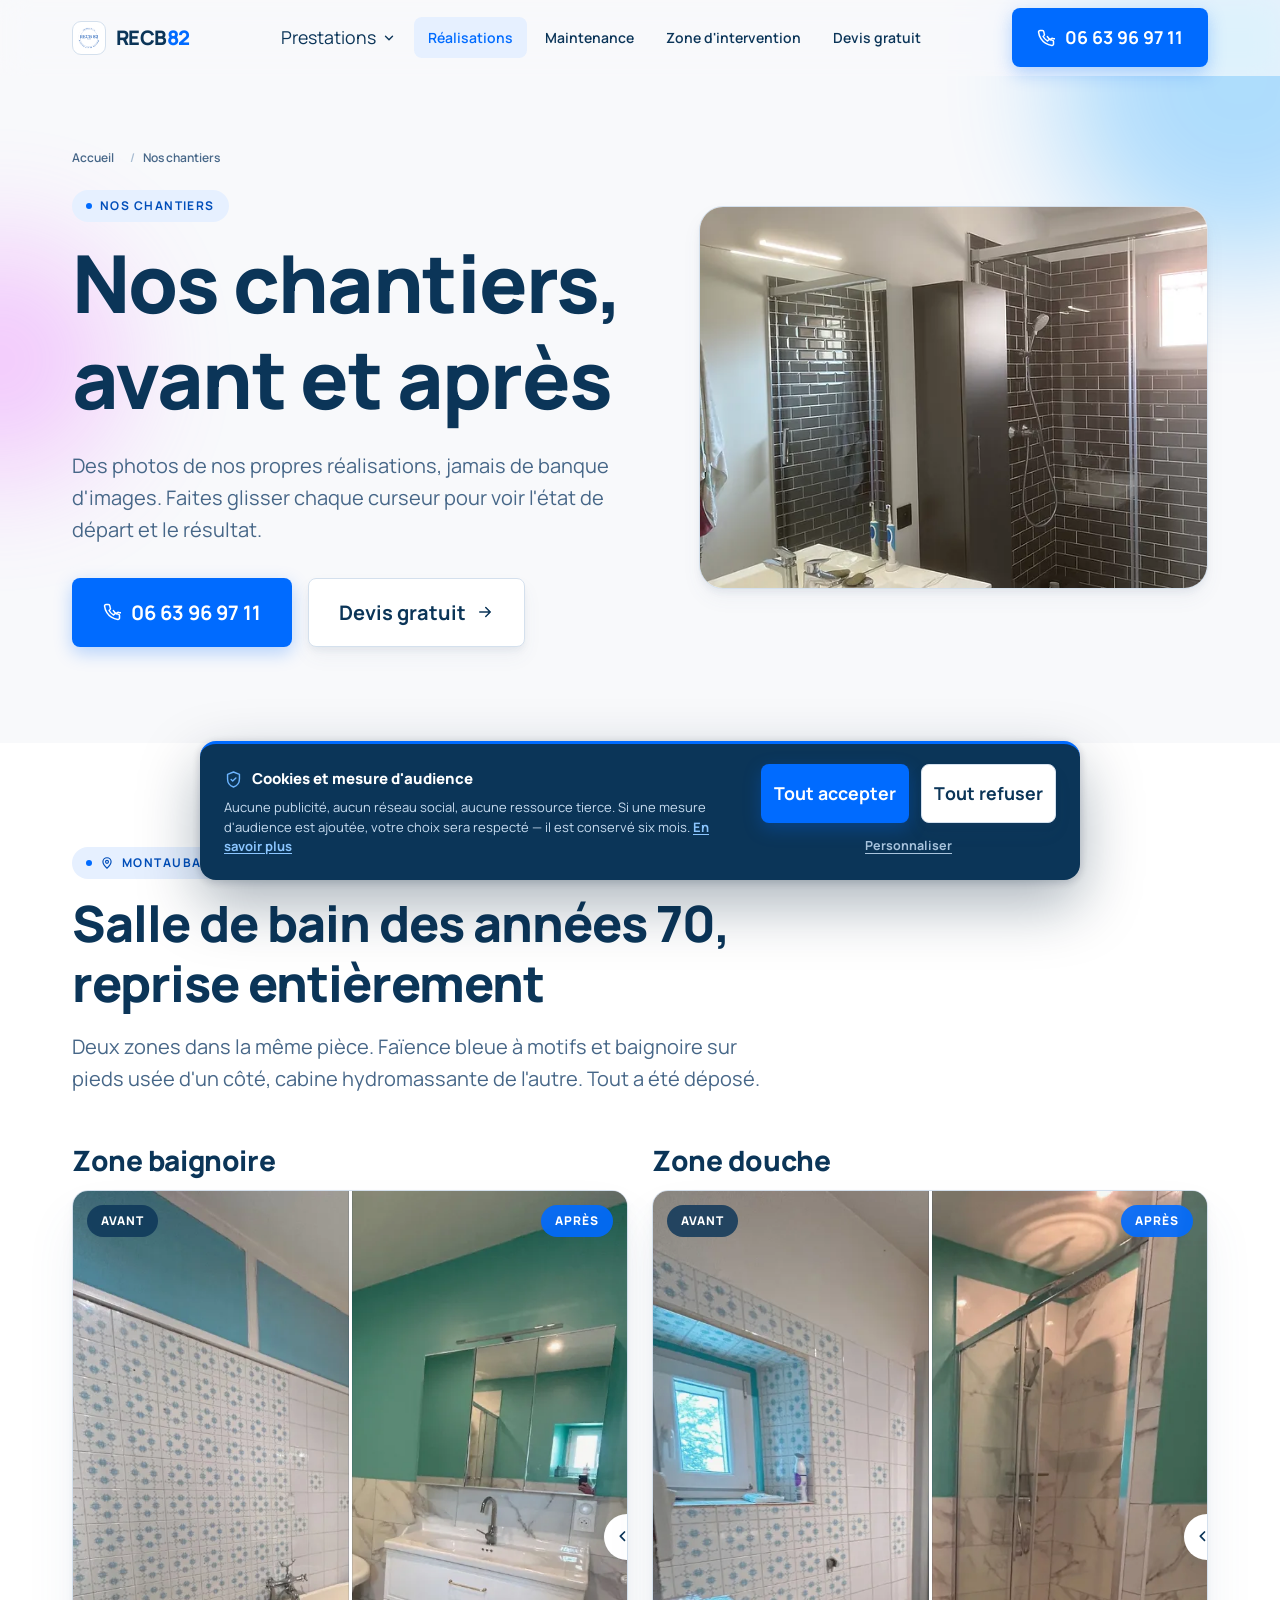
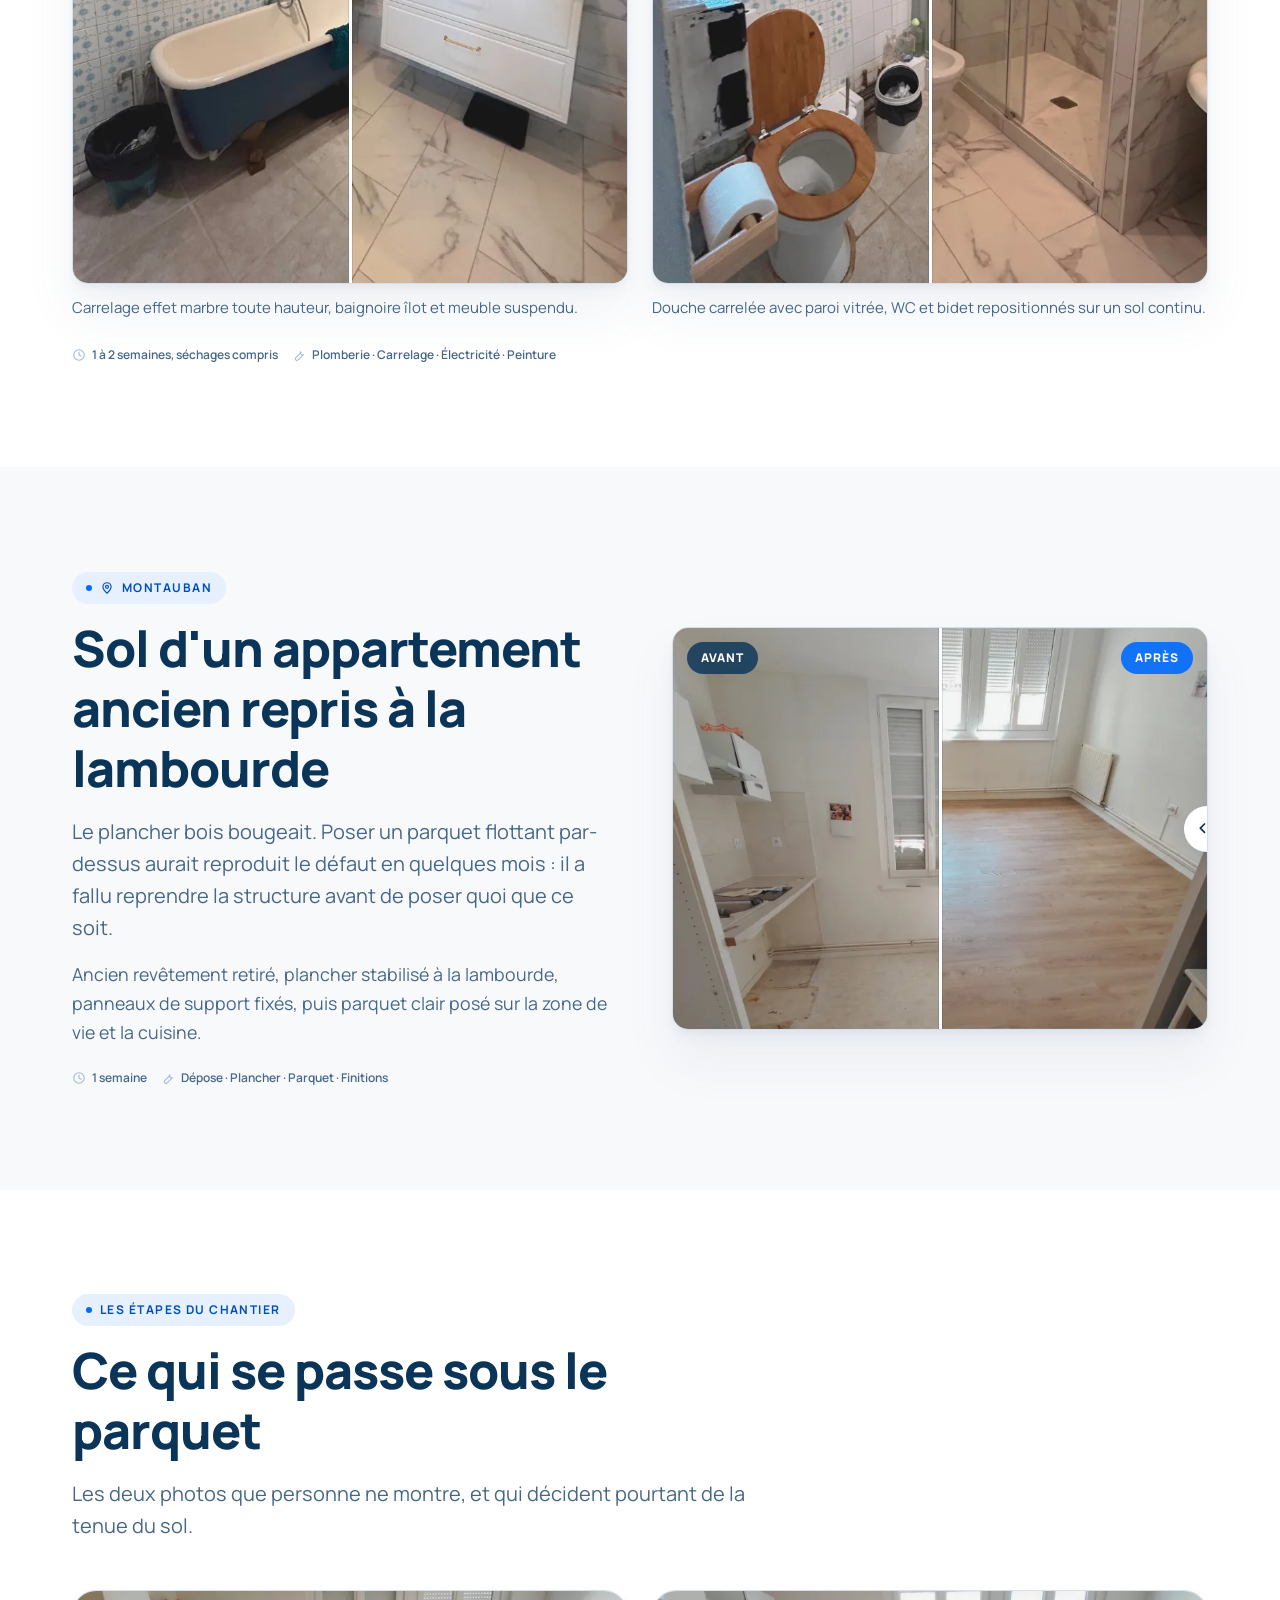
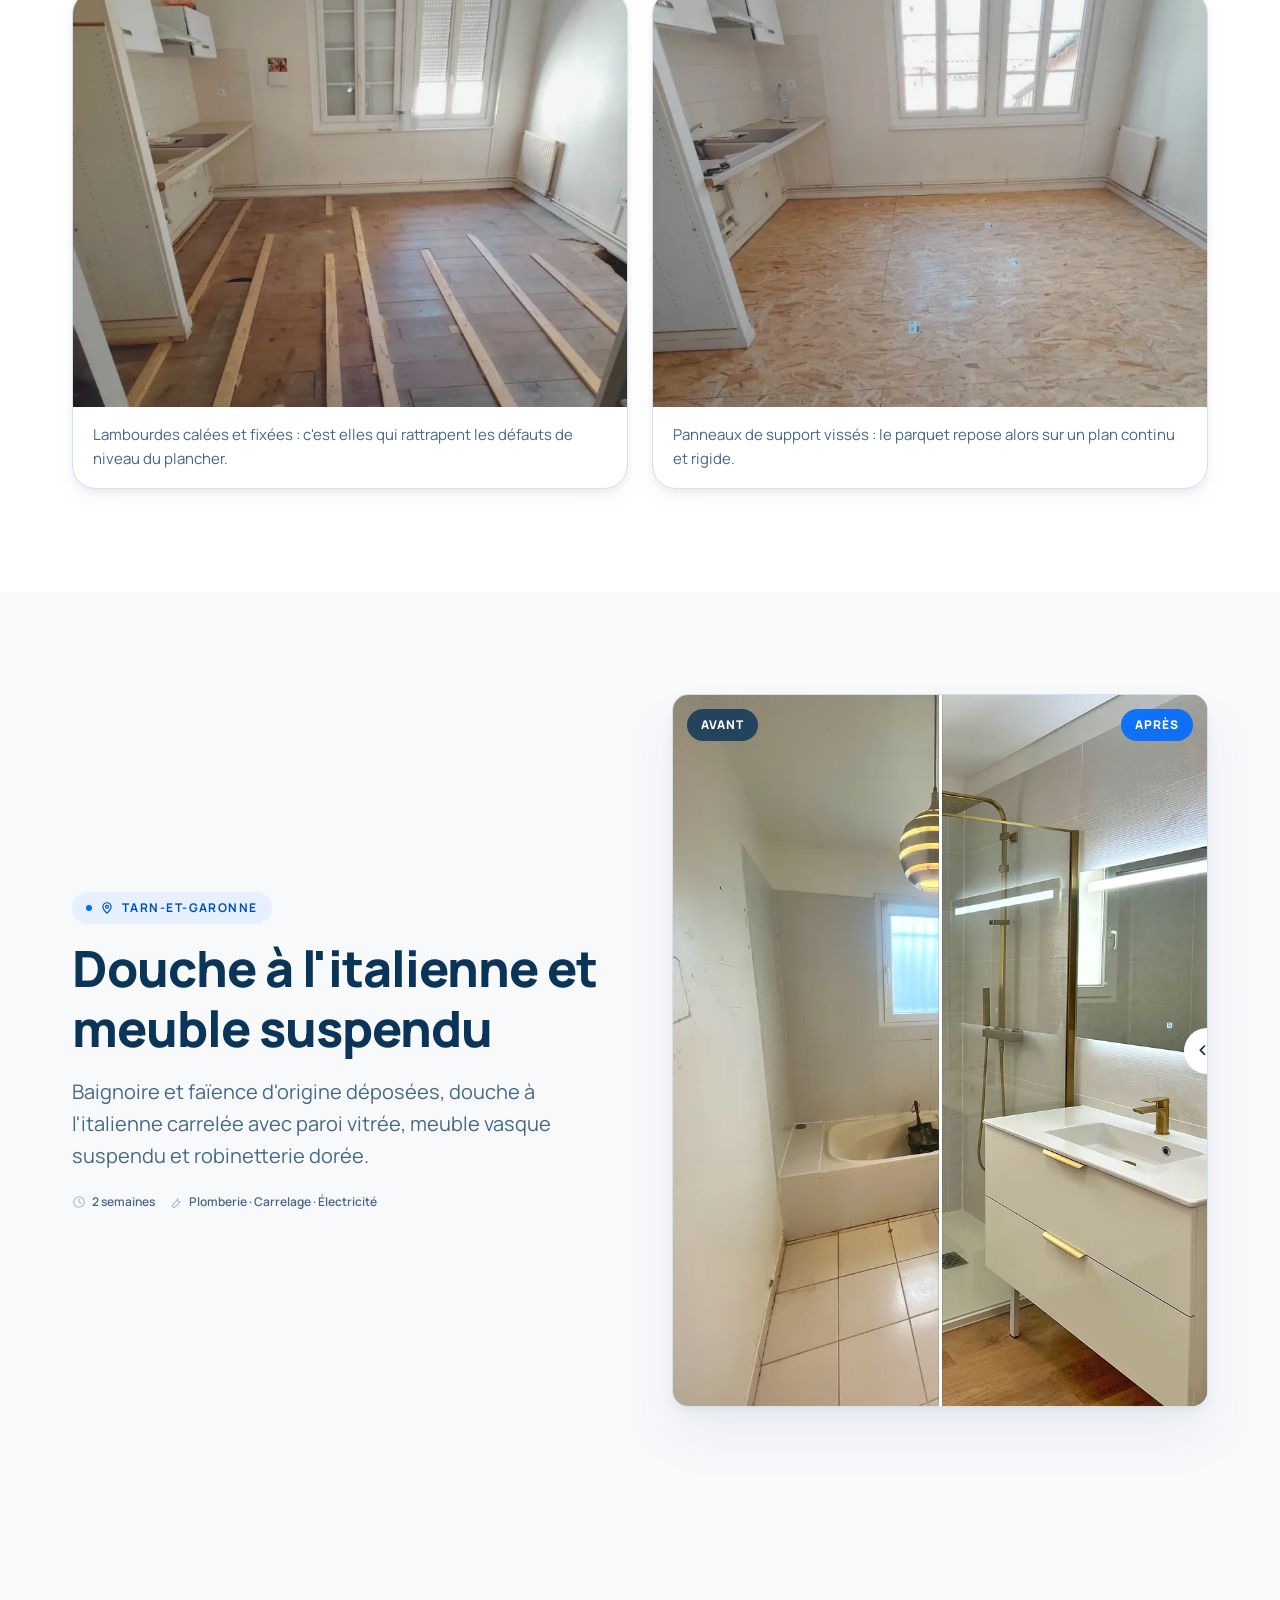
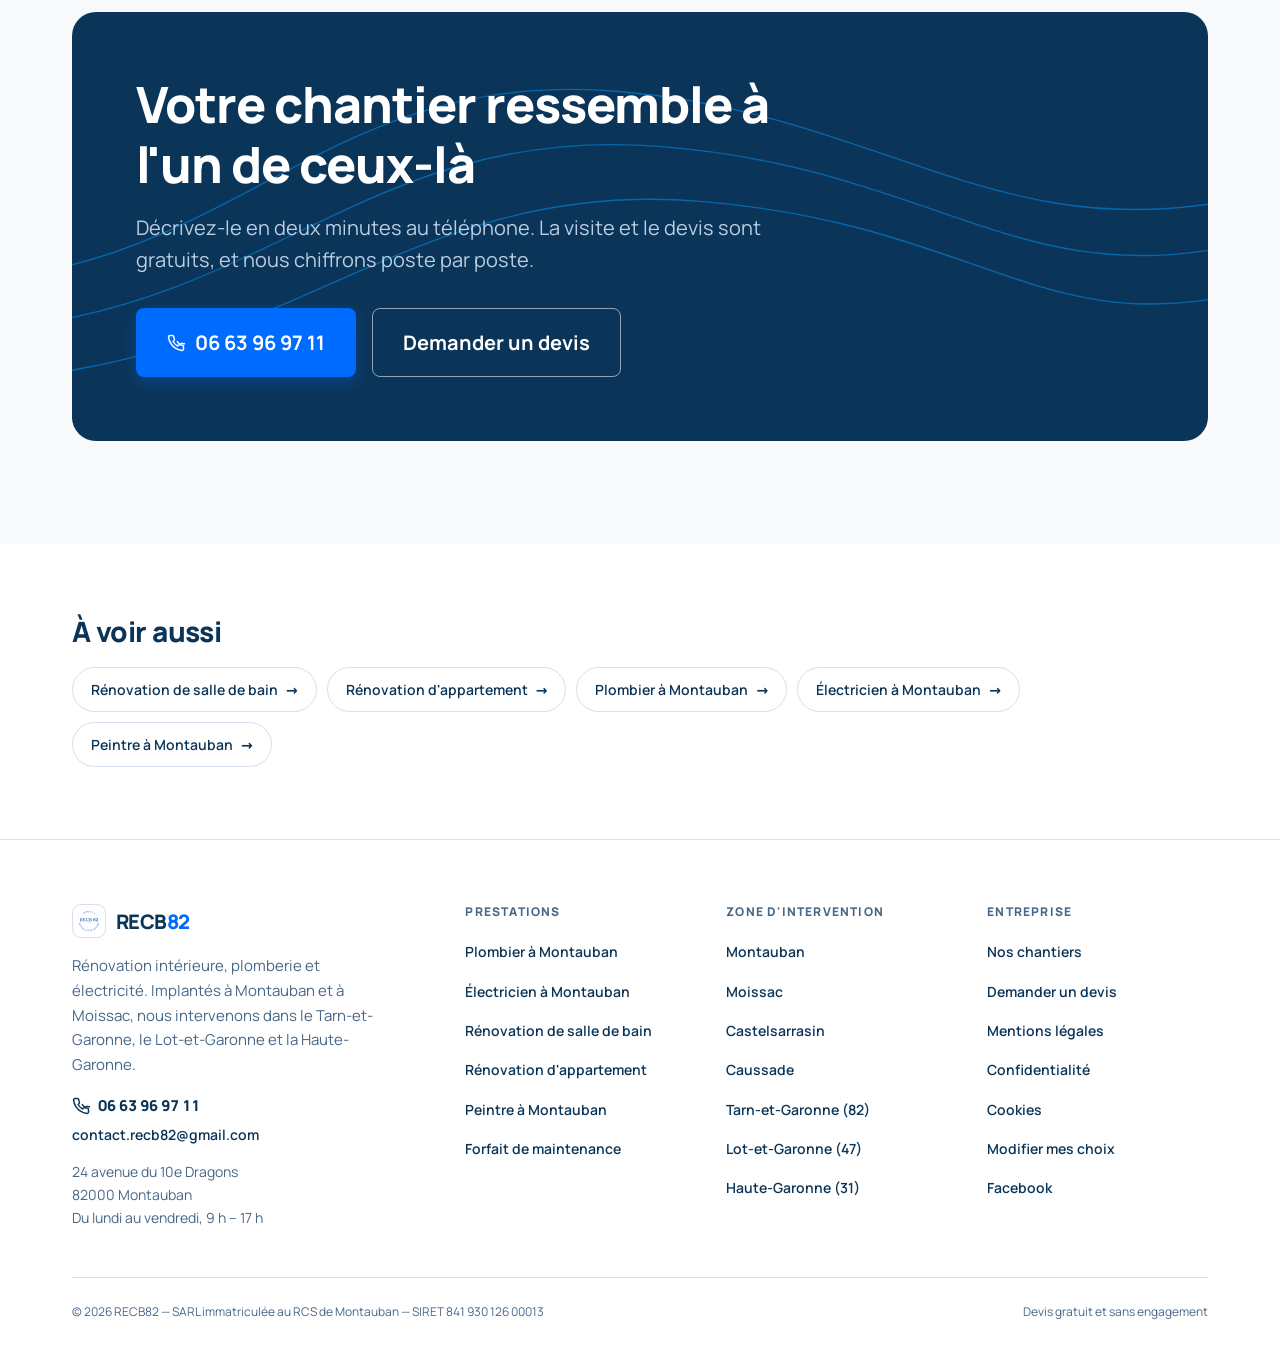
<file: realisations.html>
<!DOCTYPE html>
<html lang="fr">
<head>
  <meta charset="utf-8">
  <meta name="viewport" content="width=device-width, initial-scale=1">
  <title>Nos chantiers à Montauban, avant et après | RECB82</title>
  <meta name="description" content="Photos avant et après de chantiers réalisés par RECB82 à Montauban : salle de bain reprise entièrement, sol repris à la lambourde, douche à l'italienne.">
  <link rel="canonical" href="https://www.recb82.com/realisations">
  <meta property="og:type" content="website">
  <meta property="og:locale" content="fr_FR">
  <meta property="og:site_name" content="RECB82">
  <meta property="og:title" content="Nos chantiers à Montauban, avant et après | RECB82">
  <meta property="og:description" content="Photos avant et après de chantiers réalisés par RECB82 à Montauban : salle de bain reprise entièrement, sol repris à la lambourde, douche à l'italienne.">
  <meta property="og:url" content="https://www.recb82.com/realisations">
  <meta name="theme-color" content="#f8f9fb">
  <link rel="icon" href="/favicon.svg" type="image/svg+xml">
  <link rel="preload" href="/assets/fonts/manrope-latin.woff2" as="font" type="font/woff2" crossorigin>
  <!-- CSS critique en ligne : la page s'affiche sans attendre la feuille complète.
       Reproduit tel quel sur chaque page, voir README avant de le modifier. -->
  <style>:root{--ink:#0b3558;--blue:#006bff;--blue-dark:#0056cc;--slate:#476788;--mist:#a6bbd1;--cloud:#f8f9fb;--paper:#fff;--pebble:#f0f3f8;--hairline:#d4e0ed;--cobalt:#004eba;--magenta:#e55cff;--cyan:#0099ff;--font:'Manrope',ui-sans-serif,system-ui,-apple-system,'Segoe UI',Roboto,sans-serif;--t-caption:12px;--t-small:14px;--t-body:clamp(16px,.95rem + .2vw,18px);--t-lead:clamp(17px,1rem + .5vw,20px);--t-h1:clamp(30px,1.3rem + 4.6vw,68px);--t-display:clamp(34px,1.4rem + 5.4vw,80px);--s-1:8px;--s-2:16px;--s-3:24px;--s-4:32px;--s-5:40px;--r-btn:8px;--r-pill:9999px;--max:1200px;--gutter:clamp(16px,4vw,32px);--header-h:64px;--ease-out:cubic-bezier(.16,1,.3,1)}
@font-face{font-family:'Manrope';font-style:normal;font-weight:400 800;font-display:swap;src:url('/assets/fonts/manrope-latin.woff2') format('woff2');unicode-range:U+0000-00FF,U+0131,U+0152-0153,U+02BB-02BC,U+02C6,U+02DA,U+02DC,U+0304,U+0308,U+0329,U+2000-206F,U+20AC,U+2122,U+2191,U+2193,U+2212,U+2215,U+FEFF,U+FFFD}
@font-face{font-family:'Manrope';font-style:normal;font-weight:400 800;font-display:swap;src:url('/assets/fonts/manrope-latin-ext.woff2') format('woff2');unicode-range:U+0100-02BA,U+02BD-02C5,U+02C7-02CC,U+02CE-02D7,U+02DD-02FF,U+0304,U+0308,U+0329,U+1D00-1DBF,U+1E00-1E9F,U+1EF2-1EFF,U+2020,U+20A0-20AB,U+20AD-20C0,U+2113,U+2C60-2C7F,U+A720-A7FF}
*,*::before,*::after{box-sizing:border-box}*{margin:0}
html{-webkit-text-size-adjust:100%}
body{font-family:var(--font);font-size:var(--t-body);line-height:1.65;color:var(--ink);background:var(--cloud);-webkit-font-smoothing:antialiased;overflow-x:hidden;padding-bottom:calc(64px + env(safe-area-inset-bottom))}
img,svg{display:block;max-width:100%;height:auto}
a{color:inherit;text-decoration:none}ul{list-style:none;padding:0}
button{background:none;border:0;cursor:pointer;font:inherit;color:inherit}
h1{font-size:var(--t-h1);font-weight:800;line-height:1.12;letter-spacing:-.02em}
p{color:var(--slate)}
.wrap{width:100%;max-width:var(--max);margin-inline:auto;padding-inline:var(--gutter)}
.header{position:fixed;top:0;left:0;right:0;z-index:110;height:var(--header-h);display:flex;align-items:center;background:rgba(248,249,251,.72);backdrop-filter:blur(14px) saturate(160%);-webkit-backdrop-filter:blur(14px) saturate(160%);border-bottom:1px solid transparent}
.header__inner{display:flex;align-items:center;justify-content:space-between;gap:var(--s-2);width:100%}
.logo{display:inline-flex;align-items:center;gap:10px;font-weight:800;letter-spacing:-.03em;font-size:20px}
.logo__mark{width:34px;height:34px;border-radius:9px;flex:none;background:var(--ink);color:var(--paper);display:grid;place-items:center;font-size:13px;font-weight:800;letter-spacing:0}
.logo__82{color:var(--blue)}
.nav{display:none}.header__cta{display:none;align-items:center;gap:var(--s-1)}
.burger{width:44px;height:44px;display:grid;place-items:center;border-radius:var(--r-btn);border:1px solid var(--hairline);background:var(--paper)}
.burger__box{position:relative;width:20px;height:14px}
.burger__box span{position:absolute;left:0;height:2px;width:100%;border-radius:2px;background:var(--ink)}
.burger__box span:nth-child(1){top:0}.burger__box span:nth-child(2){top:6px;width:70%}.burger__box span:nth-child(3){top:12px}
.btn{position:relative;display:inline-flex;align-items:center;justify-content:center;gap:10px;padding:14px 24px;font-size:var(--t-body);font-weight:700;border-radius:var(--r-btn);border:1px solid transparent;white-space:nowrap;overflow:hidden;isolation:isolate}
.btn--primary{background:var(--blue);color:var(--paper);box-shadow:0 6px 18px rgba(0,107,255,.28)}
.btn--dark{background:var(--ink);color:var(--paper)}
.btn--ghost{background:var(--paper);color:var(--ink);border-color:var(--hairline)}
.btn--lg{padding:17px 30px;font-size:var(--t-lead)}
.btn-row{display:flex;flex-wrap:wrap;gap:var(--s-2)}
.lead{font-size:var(--t-lead);line-height:1.6;color:var(--slate)}
.hero{position:relative;isolation:isolate;padding-top:calc(var(--header-h) + clamp(24px,6vw,72px));padding-bottom:clamp(48px,8vw,96px);overflow:hidden}
.hero__grid{display:grid;gap:clamp(40px,6vw,64px);align-items:center}
.hero h1{margin-bottom:var(--s-3);font-size:var(--t-display)}
.hero .lead{margin-bottom:var(--s-4);max-width:54ch}
.hero__badges{display:flex;flex-wrap:wrap;gap:8px;margin-bottom:var(--s-3)}
.eyebrow{display:inline-flex;align-items:center;gap:8px;font-size:var(--t-caption);font-weight:700;letter-spacing:.12em;text-transform:uppercase;color:var(--cobalt);background:#e6f0ff;padding:6px 14px;border-radius:var(--r-pill)}
.blob{position:absolute;border-radius:50%;filter:blur(60px);opacity:.14;pointer-events:none;z-index:-1}.logo__mark{background:#fff;border:1px solid var(--hairline);padding:3px;overflow:hidden}.logo__mark img{width:100%;height:100%;object-fit:contain}.hero--photo{position:relative;display:grid;grid-template-rows:auto 1fr;padding-top:var(--header-h);padding-bottom:clamp(28px,5vw,64px);background:#061f37;overflow:hidden;isolation:isolate;color:#fff}.hero__ba{position:relative;aspect-ratio:4/3;--pos:0%}.hero__ba img{position:absolute;inset:0;width:100%;height:100%;object-fit:cover;object-position:50% 62%}.hero__after{position:absolute;inset:0;clip-path:inset(0 0 0 var(--pos))}.hero__scrim{display:none;position:absolute;inset:0;z-index:-1;pointer-events:none}.hero__content{position:relative;z-index:1;width:100%}.hero--photo h1{color:#fff;font-size:clamp(30px,1.4rem + 2.9vw,52px);margin-bottom:var(--s-3)}.hero__content{padding-block:clamp(26px,6vw,44px)}.hero--photo .lead{color:#d8e6f5;max-width:52ch;margin-bottom:var(--s-3)}.hero--photo .eyebrow{background:rgba(255,255,255,.14);color:#fff}.header--over:not(.is-stuck){background:linear-gradient(180deg,rgba(6,31,55,.55),transparent);backdrop-filter:none;-webkit-backdrop-filter:none}.header--over:not(.is-stuck) .nav__link,.header--over:not(.is-stuck) .logo{color:#fff}.header--over:not(.is-stuck) .burger{background:rgba(255,255,255,.14);border-color:rgba(255,255,255,.3)}.header--over:not(.is-stuck) .burger__box span{background:#fff}.js [data-reveal]{opacity:0;transform:translate3d(0,28px,0);filter:blur(6px);transition:opacity .8s var(--ease-out),transform .8s var(--ease-out),filter .8s var(--ease-out);transition-delay:var(--d,0ms)}
.js [data-reveal="left"]{transform:translate3d(-36px,0,0)}
.js [data-reveal="right"]{transform:translate3d(36px,0,0)}
.js [data-reveal="scale"]{transform:scale(.94)}
.js [data-reveal].is-in{opacity:1;transform:none;filter:none}
.js .callbar{transform:translateY(110%)}
@media(min-width:860px){.blob{opacity:.3}.hero__grid{grid-template-columns:1.05fr .95fr}.hero--photo{display:flex;align-items:center;min-height:min(90svh,800px);padding-top:calc(var(--header-h) + 24px)}.hero__ba{position:absolute;inset:0;z-index:-2;aspect-ratio:auto}.hero__content>div{max-width:620px}.hero__scrim{display:block;background:linear-gradient(95deg,rgba(6,31,55,.96) 0%,rgba(6,31,55,.9) 32%,rgba(6,31,55,.52) 52%,rgba(6,31,55,.1) 72%,rgba(6,31,55,.32) 100%),linear-gradient(180deg,rgba(6,31,55,.5) 0%,transparent 32%,rgba(6,31,55,.45) 100%)}}
@media(min-width:1000px){:root{--header-h:76px}body{padding-bottom:0}.nav{display:block}.header__cta{display:flex}.burger{display:none}}
@media(prefers-reduced-motion:reduce){.js [data-reveal]{opacity:1!important;transform:none!important;filter:none!important}.js .callbar{transform:none}}</style>
  <link rel="preload" href="/assets/css/styles.css" as="style" onload="this.rel='stylesheet';this.onload=null">
  <noscript><link rel="stylesheet" href="/assets/css/styles.css"></noscript>
  <script>document.documentElement.className+=' js'</script>
  <noscript><style>.burger{display:none}</style></noscript>
  <script type="application/ld+json">
  [
  {
    "@context": "https://schema.org",
    "@type": "GeneralContractor",
    "@id": "https://www.recb82.com/#entreprise",
    "name": "RECB82",
    "legalName": "RECB82",
    "description": "Chantiers realises par RECB82 a Montauban et dans le Tarn-et-Garonne, en photos avant et apres.",
    "url": "https://www.recb82.com/realisations",
    "telephone": "+33663969711",
    "email": "contact.recb82@gmail.com",
    "image": "https://www.recb82.com/favicon.svg",
    "priceRange": "$$",
    "currenciesAccepted": "EUR",
    "foundingDate": "2018-08-21",
    "address": {
      "@type": "PostalAddress",
      "streetAddress": "24 avenue du 10e Dragons",
      "postalCode": "82000",
      "addressLocality": "Montauban",
      "addressRegion": "Occitanie",
      "addressCountry": "FR"
    },
    "geo": { "@type": "GeoCoordinates", "latitude": 44.0181, "longitude": 1.3550 },
    "areaServed": [
      { "@type": "City", "name": "Montauban" },
      { "@type": "City", "name": "Moissac" },
      { "@type": "City", "name": "Castelsarrasin" },
      { "@type": "City", "name": "Caussade" },
      { "@type": "City", "name": "Negrepelisse" },
      { "@type": "City", "name": "Montech" },
      { "@type": "AdministrativeArea", "name": "Tarn-et-Garonne" },
      { "@type": "AdministrativeArea", "name": "Lot-et-Garonne" },
      { "@type": "AdministrativeArea", "name": "Haute-Garonne" }
    ],
    "openingHoursSpecification": [{
      "@type": "OpeningHoursSpecification",
      "dayOfWeek": ["Monday","Tuesday","Wednesday","Thursday","Friday"],
      "opens": "09:00",
      "closes": "17:00"
    }],
    "sameAs": ["https://www.facebook.com/Recb82-275847596385836"]
  },
  {"@context":"https://schema.org","@type":"BreadcrumbList","itemListElement":[{"@type":"ListItem","position":1,"name":"Accueil","item":"https://www.recb82.com/"},{"@type":"ListItem","position":2,"name":"Nos chantiers","item":"https://www.recb82.com/realisations"}]}
  ]
  </script>
</head>
<body>
<a class="skip-link" href="#main">Aller au contenu</a>
<div class="progress" aria-hidden="true"></div>
<header class="header">
  <div class="wrap header__inner">
    <a class="logo" href="/" aria-label="RECB82, accueil">
      <span class="logo__mark"><img src="/assets/img/logo-recb82-192.png" alt="" width="192" height="192" decoding="async"></span>
      <span>RECB<span class="logo__82">82</span></span>
    </a>
    <nav class="nav" aria-label="Navigation principale">
      <ul class="nav__list">
        <li class="nav__item nav__item--mega">
          <button class="nav__link nav__link--mega" type="button" aria-expanded="false" aria-controls="mega-prestations">Prestations <svg class="nav__chevron" width="14" height="14" viewBox="0 0 24 24" fill="none" stroke="currentColor" stroke-width="2.4" stroke-linecap="round" stroke-linejoin="round" aria-hidden="true"><path d="m6 9 6 6 6-6"/></svg></button>
      <div class="mega" id="mega-prestations">
        <div class="mega__inner">
        <div class="mega__col">
          <p class="mega__titre">Nos métiers</p>
          <ul class="mega__liste">
            <li style="--i:0">
              <a class="mega__link" href="/plombier-montauban">
                <span class="mega__icon" aria-hidden="true"><svg width="26" height="26" viewBox="0 0 24 24" fill="none" stroke="currentColor" stroke-width="1.8" stroke-linecap="round" stroke-linejoin="round" aria-hidden="true"><path d="M12 2.5S5.5 9.3 5.5 14a6.5 6.5 0 0 0 13 0c0-4.7-6.5-11.5-6.5-11.5Z"/><path d="M9.5 14.5a2.5 2.5 0 0 0 2.5 2.5"/></svg></span>
                <span class="mega__texte">
                  <span class="mega__nom">Plomberie</span>
                  <span class="mega__phrase">Fuites, chauffe-eau, réseaux et pièces humides</span>
                </span>
              </a>
            </li>
            <li style="--i:1">
              <a class="mega__link" href="/electricien-montauban">
                <span class="mega__icon" aria-hidden="true"><svg width="26" height="26" viewBox="0 0 24 24" fill="none" stroke="currentColor" stroke-width="1.8" stroke-linecap="round" stroke-linejoin="round" aria-hidden="true"><path d="M13.5 2 4 13.5h6.5L10 22l9.5-11.5H13l.5-8.5Z"/></svg></span>
                <span class="mega__texte">
                  <span class="mega__nom">Électricité</span>
                  <span class="mega__phrase">Tableaux, mise aux normes, points lumineux</span>
                </span>
              </a>
            </li>
            <li style="--i:2">
              <a class="mega__link" href="/peintre-montauban">
                <span class="mega__icon" aria-hidden="true"><svg width="26" height="26" viewBox="0 0 24 24" fill="none" stroke="currentColor" stroke-width="1.8" stroke-linecap="round" stroke-linejoin="round" aria-hidden="true"><rect x="3" y="3" width="13" height="6" rx="1.5"/><path d="M16 6h3.5A1.5 1.5 0 0 1 21 7.5V11a1.5 1.5 0 0 1-1.5 1.5H12"/><rect x="9.5" y="12.5" width="5" height="9" rx="1.5"/></svg></span>
                <span class="mega__texte">
                  <span class="mega__nom">Peinture et finitions</span>
                  <span class="mega__phrase">Murs, plafonds, enduits décoratifs</span>
                </span>
              </a>
            </li>
            <li style="--i:3">
              <a class="mega__link" href="/renovation-salle-de-bain-montauban">
                <span class="mega__icon" aria-hidden="true"><svg width="26" height="26" viewBox="0 0 24 24" fill="none" stroke="currentColor" stroke-width="1.8" stroke-linecap="round" stroke-linejoin="round" aria-hidden="true"><path d="M12 2.5 4.5 5.5v6c0 4.6 3.1 8.6 7.5 10 4.4-1.4 7.5-5.4 7.5-10v-6L12 2.5Z"/><path d="m9 12 2 2 4-4"/></svg></span>
                <span class="mega__texte">
                  <span class="mega__nom">Salle de bain</span>
                  <span class="mega__phrase">La pièce reprise entièrement, plomberie comprise</span>
                </span>
              </a>
            </li>
          </ul>
        </div>
        <div class="mega__col">
          <p class="mega__titre">Types de chantier</p>
          <ul class="mega__liste">
            <li style="--i:4">
              <a class="mega__link" href="/renovation-appartement-montauban">
                <span class="mega__icon" aria-hidden="true"><svg width="14" height="14" viewBox="0 0 24 24" fill="none" stroke="currentColor" stroke-width="2" stroke-linecap="round" stroke-linejoin="round" aria-hidden="true"><path d="M14.5 6.5a4 4 0 0 0 5 5l-9 9a2.8 2.8 0 0 1-4-4l9-9a4 4 0 0 0-1 1Z"/></svg></span>
                <span class="mega__texte">
                  <span class="mega__nom">Rénovation d'appartement</span>
                  <span class="mega__phrase">Remise en location, sols, cloisons et peinture</span>
                </span>
              </a>
            </li>
            <li style="--i:5">
              <a class="mega__link" href="/renovation-interieure-moissac">
                <span class="mega__icon" aria-hidden="true"><svg width="26" height="26" viewBox="0 0 24 24" fill="none" stroke="currentColor" stroke-width="1.8" stroke-linecap="round" stroke-linejoin="round" aria-hidden="true"><path d="M12 21.5s7-6.4 7-11.5a7 7 0 1 0-14 0c0 5.1 7 11.5 7 11.5Z"/><circle cx="12" cy="10" r="2.6"/></svg></span>
                <span class="mega__texte">
                  <span class="mega__nom">Rénovation à Moissac</span>
                  <span class="mega__phrase">Aménagement, cloisons et finitions</span>
                </span>
              </a>
            </li>
            <li style="--i:6">
              <a class="mega__link" href="/realisations" aria-current="page">
                <span class="mega__icon" aria-hidden="true"><svg width="26" height="26" viewBox="0 0 24 24" fill="none" stroke="currentColor" stroke-width="1.8" stroke-linecap="round" stroke-linejoin="round" aria-hidden="true"><rect x="3" y="4.5" width="18" height="15" rx="2.5"/><circle cx="8.5" cy="9.5" r="1.6"/><path d="m3.5 17 4.8-4.4a2 2 0 0 1 2.7 0l3 2.8m0 0 1.8-1.6a2 2 0 0 1 2.7 0l2 1.8"/></svg></span>
                <span class="mega__texte">
                  <span class="mega__nom">Nos réalisations</span>
                  <span class="mega__phrase">Les chantiers en détail, avant et après</span>
                </span>
              </a>
            </li>
            <li style="--i:7">
              <a class="mega__link" href="/#forfait">
                <span class="mega__icon" aria-hidden="true"><svg width="14" height="14" viewBox="0 0 24 24" fill="none" stroke="currentColor" stroke-width="2" stroke-linecap="round" stroke-linejoin="round" aria-hidden="true"><circle cx="12" cy="12" r="9"/><path d="M12 7v5l3.5 2"/></svg></span>
                <span class="mega__texte">
                  <span class="mega__nom">Forfait maintenance</span>
                  <span class="mega__phrase">Un artisan disponible à l'année</span>
                </span>
              </a>
            </li>
          </ul>
        </div>
        <div class="mega__col mega__col--encart">
          <p class="mega__titre">Où nous intervenons</p>
          <p class="mega__encart-texte">Montauban, Moissac, Castelsarrasin, Caussade et tout le Tarn-et-Garonne. Déplacement et devis gratuits.</p>
          <a class="btn btn--primary btn--block" href="/devis">Devis gratuit <svg width="18" height="18" viewBox="0 0 24 24" fill="none" stroke="currentColor" stroke-width="2" stroke-linecap="round" stroke-linejoin="round" aria-hidden="true"><path d="M5 12h14M13 6l6 6-6 6"/></svg></a>
          <a class="mega__tel" href="tel:+33663969711"><svg width="18" height="18" viewBox="0 0 24 24" fill="none" stroke="currentColor" stroke-width="2" stroke-linecap="round" stroke-linejoin="round" aria-hidden="true"><path d="M13.8 10.2a10.6 10.6 0 0 0 4 4l1.4-1.4a1.5 1.5 0 0 1 1.6-.3c1 .4 2.2.6 3.2.6v0"/><path d="M22 16.9v3a2 2 0 0 1-2.2 2 19.8 19.8 0 0 1-8.6-3.1 19.5 19.5 0 0 1-6-6A19.8 19.8 0 0 1 2.1 4.2 2 2 0 0 1 4.1 2h3a2 2 0 0 1 2 1.7c.1 1 .4 2 .7 2.9a2 2 0 0 1-.4 2.1L8.1 10a16 16 0 0 0 6 6l1.3-1.3a2 2 0 0 1 2.1-.5c1 .4 1.9.6 2.9.8a2 2 0 0 1 1.7 2Z"/></svg> 06 63 96 97 11</a>
          <p class="mega__horaires">Du lundi au vendredi, 9 h – 17 h</p>
        </div>
        </div>
      </div>
        </li>
        <li class="nav__item"><a class="nav__link" href="/realisations" aria-current="page">Réalisations</a></li>
        <li class="nav__item"><a class="nav__link" href="/#forfait">Maintenance</a></li>
        <li class="nav__item"><a class="nav__link" href="/#zones">Zone d'intervention</a></li>
        <li class="nav__item"><a class="nav__link" href="/devis">Devis gratuit</a></li>
      </ul>
    </nav>
    <div class="header__cta">
      <a class="btn btn--primary" href="tel:+33663969711" data-magnetic="6"><svg width="18" height="18" viewBox="0 0 24 24" fill="none" stroke="currentColor" stroke-width="2" stroke-linecap="round" stroke-linejoin="round" aria-hidden="true"><path d="M13.8 10.2a10.6 10.6 0 0 0 4 4l1.4-1.4a1.5 1.5 0 0 1 1.6-.3c1 .4 2.2.6 3.2.6v0"/><path d="M22 16.9v3a2 2 0 0 1-2.2 2 19.8 19.8 0 0 1-8.6-3.1 19.5 19.5 0 0 1-6-6A19.8 19.8 0 0 1 2.1 4.2 2 2 0 0 1 4.1 2h3a2 2 0 0 1 2 1.7c.1 1 .4 2 .7 2.9a2 2 0 0 1-.4 2.1L8.1 10a16 16 0 0 0 6 6l1.3-1.3a2 2 0 0 1 2.1-.5c1 .4 1.9.6 2.9.8a2 2 0 0 1 1.7 2Z"/></svg> 06 63 96 97 11</a>
    </div>
    <button class="burger" type="button" aria-expanded="false" aria-controls="menu" aria-label="Ouvrir le menu">
      <span class="burger__box" aria-hidden="true"><span></span><span></span><span></span></span>
    </button>
  </div>
</header>

<div class="drawer" id="menu">
  <nav class="drawer__list" aria-label="Menu mobile">
      <p class="drawer__titre">Nos métiers</p>
      <a class="drawer__link" href="/plombier-montauban"><span class="drawer__icon" aria-hidden="true"><svg width="26" height="26" viewBox="0 0 24 24" fill="none" stroke="currentColor" stroke-width="1.8" stroke-linecap="round" stroke-linejoin="round" aria-hidden="true"><path d="M12 2.5S5.5 9.3 5.5 14a6.5 6.5 0 0 0 13 0c0-4.7-6.5-11.5-6.5-11.5Z"/><path d="M9.5 14.5a2.5 2.5 0 0 0 2.5 2.5"/></svg></span><span class="drawer__texte"><span class="drawer__nom">Plomberie</span><span class="drawer__phrase">Fuites, chauffe-eau, réseaux et pièces humides</span></span><svg width="22" height="22" viewBox="0 0 24 24" fill="none" stroke="currentColor" stroke-width="2" stroke-linecap="round" stroke-linejoin="round" aria-hidden="true"><path d="M5 12h14M13 6l6 6-6 6"/></svg></a>
      <a class="drawer__link" href="/electricien-montauban"><span class="drawer__icon" aria-hidden="true"><svg width="26" height="26" viewBox="0 0 24 24" fill="none" stroke="currentColor" stroke-width="1.8" stroke-linecap="round" stroke-linejoin="round" aria-hidden="true"><path d="M13.5 2 4 13.5h6.5L10 22l9.5-11.5H13l.5-8.5Z"/></svg></span><span class="drawer__texte"><span class="drawer__nom">Électricité</span><span class="drawer__phrase">Tableaux, mise aux normes, points lumineux</span></span><svg width="22" height="22" viewBox="0 0 24 24" fill="none" stroke="currentColor" stroke-width="2" stroke-linecap="round" stroke-linejoin="round" aria-hidden="true"><path d="M5 12h14M13 6l6 6-6 6"/></svg></a>
      <a class="drawer__link" href="/peintre-montauban"><span class="drawer__icon" aria-hidden="true"><svg width="26" height="26" viewBox="0 0 24 24" fill="none" stroke="currentColor" stroke-width="1.8" stroke-linecap="round" stroke-linejoin="round" aria-hidden="true"><rect x="3" y="3" width="13" height="6" rx="1.5"/><path d="M16 6h3.5A1.5 1.5 0 0 1 21 7.5V11a1.5 1.5 0 0 1-1.5 1.5H12"/><rect x="9.5" y="12.5" width="5" height="9" rx="1.5"/></svg></span><span class="drawer__texte"><span class="drawer__nom">Peinture et finitions</span><span class="drawer__phrase">Murs, plafonds, enduits décoratifs</span></span><svg width="22" height="22" viewBox="0 0 24 24" fill="none" stroke="currentColor" stroke-width="2" stroke-linecap="round" stroke-linejoin="round" aria-hidden="true"><path d="M5 12h14M13 6l6 6-6 6"/></svg></a>
      <a class="drawer__link" href="/renovation-salle-de-bain-montauban"><span class="drawer__icon" aria-hidden="true"><svg width="26" height="26" viewBox="0 0 24 24" fill="none" stroke="currentColor" stroke-width="1.8" stroke-linecap="round" stroke-linejoin="round" aria-hidden="true"><path d="M12 2.5 4.5 5.5v6c0 4.6 3.1 8.6 7.5 10 4.4-1.4 7.5-5.4 7.5-10v-6L12 2.5Z"/><path d="m9 12 2 2 4-4"/></svg></span><span class="drawer__texte"><span class="drawer__nom">Salle de bain</span><span class="drawer__phrase">La pièce reprise entièrement, plomberie comprise</span></span><svg width="22" height="22" viewBox="0 0 24 24" fill="none" stroke="currentColor" stroke-width="2" stroke-linecap="round" stroke-linejoin="round" aria-hidden="true"><path d="M5 12h14M13 6l6 6-6 6"/></svg></a>
      <p class="drawer__titre">Types de chantier</p>
      <a class="drawer__link" href="/renovation-appartement-montauban"><span class="drawer__icon" aria-hidden="true"><svg width="14" height="14" viewBox="0 0 24 24" fill="none" stroke="currentColor" stroke-width="2" stroke-linecap="round" stroke-linejoin="round" aria-hidden="true"><path d="M14.5 6.5a4 4 0 0 0 5 5l-9 9a2.8 2.8 0 0 1-4-4l9-9a4 4 0 0 0-1 1Z"/></svg></span><span class="drawer__texte"><span class="drawer__nom">Rénovation d'appartement</span><span class="drawer__phrase">Remise en location, sols, cloisons et peinture</span></span><svg width="22" height="22" viewBox="0 0 24 24" fill="none" stroke="currentColor" stroke-width="2" stroke-linecap="round" stroke-linejoin="round" aria-hidden="true"><path d="M5 12h14M13 6l6 6-6 6"/></svg></a>
      <a class="drawer__link" href="/renovation-interieure-moissac"><span class="drawer__icon" aria-hidden="true"><svg width="26" height="26" viewBox="0 0 24 24" fill="none" stroke="currentColor" stroke-width="1.8" stroke-linecap="round" stroke-linejoin="round" aria-hidden="true"><path d="M12 21.5s7-6.4 7-11.5a7 7 0 1 0-14 0c0 5.1 7 11.5 7 11.5Z"/><circle cx="12" cy="10" r="2.6"/></svg></span><span class="drawer__texte"><span class="drawer__nom">Rénovation à Moissac</span><span class="drawer__phrase">Aménagement, cloisons et finitions</span></span><svg width="22" height="22" viewBox="0 0 24 24" fill="none" stroke="currentColor" stroke-width="2" stroke-linecap="round" stroke-linejoin="round" aria-hidden="true"><path d="M5 12h14M13 6l6 6-6 6"/></svg></a>
      <a class="drawer__link" href="/realisations"><span class="drawer__icon" aria-hidden="true"><svg width="26" height="26" viewBox="0 0 24 24" fill="none" stroke="currentColor" stroke-width="1.8" stroke-linecap="round" stroke-linejoin="round" aria-hidden="true"><rect x="3" y="4.5" width="18" height="15" rx="2.5"/><circle cx="8.5" cy="9.5" r="1.6"/><path d="m3.5 17 4.8-4.4a2 2 0 0 1 2.7 0l3 2.8m0 0 1.8-1.6a2 2 0 0 1 2.7 0l2 1.8"/></svg></span><span class="drawer__texte"><span class="drawer__nom">Nos réalisations</span><span class="drawer__phrase">Les chantiers en détail, avant et après</span></span><svg width="22" height="22" viewBox="0 0 24 24" fill="none" stroke="currentColor" stroke-width="2" stroke-linecap="round" stroke-linejoin="round" aria-hidden="true"><path d="M5 12h14M13 6l6 6-6 6"/></svg></a>
      <a class="drawer__link" href="/#forfait"><span class="drawer__icon" aria-hidden="true"><svg width="14" height="14" viewBox="0 0 24 24" fill="none" stroke="currentColor" stroke-width="2" stroke-linecap="round" stroke-linejoin="round" aria-hidden="true"><circle cx="12" cy="12" r="9"/><path d="M12 7v5l3.5 2"/></svg></span><span class="drawer__texte"><span class="drawer__nom">Forfait maintenance</span><span class="drawer__phrase">Un artisan disponible à l'année</span></span><svg width="22" height="22" viewBox="0 0 24 24" fill="none" stroke="currentColor" stroke-width="2" stroke-linecap="round" stroke-linejoin="round" aria-hidden="true"><path d="M5 12h14M13 6l6 6-6 6"/></svg></a>
      <p class="drawer__titre">Le reste</p>
      <a class="drawer__link drawer__link--simple" href="/realisations">Réalisations <svg width="22" height="22" viewBox="0 0 24 24" fill="none" stroke="currentColor" stroke-width="2" stroke-linecap="round" stroke-linejoin="round" aria-hidden="true"><path d="M5 12h14M13 6l6 6-6 6"/></svg></a>
      <a class="drawer__link drawer__link--simple" href="/#forfait">Maintenance <svg width="22" height="22" viewBox="0 0 24 24" fill="none" stroke="currentColor" stroke-width="2" stroke-linecap="round" stroke-linejoin="round" aria-hidden="true"><path d="M5 12h14M13 6l6 6-6 6"/></svg></a>
      <a class="drawer__link drawer__link--simple" href="/#zones">Zone d'intervention <svg width="22" height="22" viewBox="0 0 24 24" fill="none" stroke="currentColor" stroke-width="2" stroke-linecap="round" stroke-linejoin="round" aria-hidden="true"><path d="M5 12h14M13 6l6 6-6 6"/></svg></a>
      <a class="drawer__link drawer__link--simple" href="/devis">Devis gratuit <svg width="22" height="22" viewBox="0 0 24 24" fill="none" stroke="currentColor" stroke-width="2" stroke-linecap="round" stroke-linejoin="round" aria-hidden="true"><path d="M5 12h14M13 6l6 6-6 6"/></svg></a>
  </nav>
  <div class="drawer__foot stack">
    <a class="btn btn--primary btn--lg btn--block" href="tel:+33663969711"><svg width="18" height="18" viewBox="0 0 24 24" fill="none" stroke="currentColor" stroke-width="2" stroke-linecap="round" stroke-linejoin="round" aria-hidden="true"><path d="M13.8 10.2a10.6 10.6 0 0 0 4 4l1.4-1.4a1.5 1.5 0 0 1 1.6-.3c1 .4 2.2.6 3.2.6v0"/><path d="M22 16.9v3a2 2 0 0 1-2.2 2 19.8 19.8 0 0 1-8.6-3.1 19.5 19.5 0 0 1-6-6A19.8 19.8 0 0 1 2.1 4.2 2 2 0 0 1 4.1 2h3a2 2 0 0 1 2 1.7c.1 1 .4 2 .7 2.9a2 2 0 0 1-.4 2.1L8.1 10a16 16 0 0 0 6 6l1.3-1.3a2 2 0 0 1 2.1-.5c1 .4 1.9.6 2.9.8a2 2 0 0 1 1.7 2Z"/></svg> 06 63 96 97 11</a>
    <a class="btn btn--ghost btn--block" href="/devis">Demander un devis gratuit</a>
    <p style="font-size:14px">Du lundi au vendredi, 9 h – 17 h.<br>24 avenue du 10e Dragons, 82000 Montauban.</p>
  </div>
</div>

<div class="callbar">
  <a class="btn btn--primary" href="tel:+33663969711"><svg width="18" height="18" viewBox="0 0 24 24" fill="none" stroke="currentColor" stroke-width="2" stroke-linecap="round" stroke-linejoin="round" aria-hidden="true"><path d="M13.8 10.2a10.6 10.6 0 0 0 4 4l1.4-1.4a1.5 1.5 0 0 1 1.6-.3c1 .4 2.2.6 3.2.6v0"/><path d="M22 16.9v3a2 2 0 0 1-2.2 2 19.8 19.8 0 0 1-8.6-3.1 19.5 19.5 0 0 1-6-6A19.8 19.8 0 0 1 2.1 4.2 2 2 0 0 1 4.1 2h3a2 2 0 0 1 2 1.7c.1 1 .4 2 .7 2.9a2 2 0 0 1-.4 2.1L8.1 10a16 16 0 0 0 6 6l1.3-1.3a2 2 0 0 1 2.1-.5c1 .4 1.9.6 2.9.8a2 2 0 0 1 1.7 2Z"/></svg> Appeler</a>
  <a class="btn btn--ghost" href="/devis">Devis gratuit</a>
</div>
<main id="main">
  <section class="hero">
    <div class="blob blob--cyan blob--float" style="width:360px;height:360px;top:-100px;right:-140px" data-speed="0.06"></div>
    <div class="blob blob--magenta blob--float" style="width:240px;height:240px;top:240px;left:-120px;animation-delay:-4s" data-speed="0.09"></div>
    <div class="wrap hero__grid">
      <div>
        <div style="margin-bottom:20px"><nav aria-label="Fil d'Ariane"><ol class="crumbs">
      <li><a href="/">Accueil</a></li>
      <li><span aria-current="page">Nos chantiers</span></li>
    </ol></nav></div>
        <span class="eyebrow">Nos chantiers</span>
        <h1 style="margin:16px 0 20px" data-split>Nos chantiers, avant et après</h1>
        <p class="lead" data-reveal style="--d:200ms">Des photos de nos propres réalisations, jamais de banque d'images. Faites glisser chaque curseur pour voir l'état de départ et le résultat.</p>
        <div class="btn-row" data-reveal style="--d:300ms">
          <a class="btn btn--primary btn--lg" href="tel:+33663969711" data-magnetic="10"><svg width="18" height="18" viewBox="0 0 24 24" fill="none" stroke="currentColor" stroke-width="2" stroke-linecap="round" stroke-linejoin="round" aria-hidden="true"><path d="M13.8 10.2a10.6 10.6 0 0 0 4 4l1.4-1.4a1.5 1.5 0 0 1 1.6-.3c1 .4 2.2.6 3.2.6v0"/><path d="M22 16.9v3a2 2 0 0 1-2.2 2 19.8 19.8 0 0 1-8.6-3.1 19.5 19.5 0 0 1-6-6A19.8 19.8 0 0 1 2.1 4.2 2 2 0 0 1 4.1 2h3a2 2 0 0 1 2 1.7c.1 1 .4 2 .7 2.9a2 2 0 0 1-.4 2.1L8.1 10a16 16 0 0 0 6 6l1.3-1.3a2 2 0 0 1 2.1-.5c1 .4 1.9.6 2.9.8a2 2 0 0 1 1.7 2Z"/></svg> 06 63 96 97 11</a>
          <a class="btn btn--ghost btn--lg" href="/devis">Devis gratuit <svg width="18" height="18" viewBox="0 0 24 24" fill="none" stroke="currentColor" stroke-width="2" stroke-linecap="round" stroke-linejoin="round" aria-hidden="true"><path d="M5 12h14M13 6l6 6-6 6"/></svg></a>
        </div>
      </div>
      <div data-reveal="right"><div class="card" style="padding:0;overflow:hidden">
          <img src="/assets/img/service-salle-de-bain-900.webp"
               srcset="/assets/img/service-salle-de-bain-600.webp 600w, /assets/img/service-salle-de-bain-900.webp 900w"
               sizes="(min-width: 860px) 46vw, 92vw"
               width="900" height="675" loading="lazy" decoding="async"
               alt="Douche carrelée toute hauteur réalisée par RECB82" style="display:block;width:100%;height:auto">
        </div></div>
    </div>
  </section>
  <section class="section section--paper">
    <div class="wrap">
      <div class="section-head">
        <span class="eyebrow"><svg width="14" height="14" viewBox="0 0 24 24" fill="none" stroke="currentColor" stroke-width="2" stroke-linecap="round" stroke-linejoin="round" aria-hidden="true"><path d="M12 21s7-6 7-11a7 7 0 1 0-14 0c0 5 7 11 7 11Z"/><circle cx="12" cy="10" r="2.5"/></svg> Montauban</span>
        <h2 data-split>Salle de bain des années 70, reprise entièrement</h2>
        <p class="lead">Deux zones dans la même pièce. Faïence bleue à motifs et baignoire sur pieds usée d'un côté, cabine hydromassante de l'autre. Tout a été déposé.</p>
      </div>
      <div class="grid grid--2" data-stagger="120">
        <div data-reveal>
          <h3 style="font-size:var(--t-h3);margin-bottom:12px">Zone baignoire</h3>
        <div class="ba" style="--pos:50%">
          <span class="ba__tag ba__tag--before">Avant</span>
          <span class="ba__tag ba__tag--after">Après</span>
          <img class="ba__layer" src="/assets/img/sdb-baignoire-avant-800.webp"
               srcset="/assets/img/sdb-baignoire-avant-560.webp 560w, /assets/img/sdb-baignoire-avant-800.webp 800w"
               sizes="(min-width: 860px) 46vw, 92vw"
               width="800" height="1000" loading="lazy" decoding="async" alt="Zone baignoire avant travaux à Montauban : faïence bleue à motifs et baignoire sur pieds usée">
          <div class="ba__after">
            <img src="/assets/img/sdb-baignoire-apres-800.webp"
                 srcset="/assets/img/sdb-baignoire-apres-560.webp 560w, /assets/img/sdb-baignoire-apres-800.webp 800w"
                 sizes="(min-width: 860px) 46vw, 92vw"
                 width="800" height="1000" loading="lazy" decoding="async" alt="Zone baignoire après travaux : carrelage effet marbre, baignoire îlot et meuble suspendu">
          </div>
          <div class="ba__handle"><span class="ba__knob"><svg width="20" height="20" viewBox="0 0 24 24" fill="none" stroke="currentColor" stroke-width="2" stroke-linecap="round" stroke-linejoin="round" aria-hidden="true"><path d="M9 6 4 11l5 5M15 6l5 5-5 5"/></svg></span></div>
          <label class="visually-hidden" for="r-baignoire">Position du curseur entre la photo avant et la photo après travaux</label>
          <input class="ba__range" id="r-baignoire" type="range" min="2" max="98" value="50">
        </div>
          <p style="margin-top:12px;font-size:15px">Carrelage effet marbre toute hauteur, baignoire îlot et meuble suspendu.</p>
        </div>
        <div data-reveal>
          <h3 style="font-size:var(--t-h3);margin-bottom:12px">Zone douche</h3>
        <div class="ba" style="--pos:50%">
          <span class="ba__tag ba__tag--before">Avant</span>
          <span class="ba__tag ba__tag--after">Après</span>
          <img class="ba__layer" src="/assets/img/sdb-douche-avant-800.webp"
               srcset="/assets/img/sdb-douche-avant-560.webp 560w, /assets/img/sdb-douche-avant-800.webp 800w"
               sizes="(min-width: 860px) 46vw, 92vw"
               width="800" height="1000" loading="lazy" decoding="async" alt="Zone douche avant travaux : cabine hydromassante et faïence d'origine">
          <div class="ba__after">
            <img src="/assets/img/sdb-douche-apres-800.webp"
                 srcset="/assets/img/sdb-douche-apres-560.webp 560w, /assets/img/sdb-douche-apres-800.webp 800w"
                 sizes="(min-width: 860px) 46vw, 92vw"
                 width="800" height="1000" loading="lazy" decoding="async" alt="Zone douche après travaux : douche carrelée, paroi vitrée, WC et bidet repositionnés">
          </div>
          <div class="ba__handle"><span class="ba__knob"><svg width="20" height="20" viewBox="0 0 24 24" fill="none" stroke="currentColor" stroke-width="2" stroke-linecap="round" stroke-linejoin="round" aria-hidden="true"><path d="M9 6 4 11l5 5M15 6l5 5-5 5"/></svg></span></div>
          <label class="visually-hidden" for="r-douche">Position du curseur entre la photo avant et la photo après travaux</label>
          <input class="ba__range" id="r-douche" type="range" min="2" max="98" value="50">
        </div>
          <p style="margin-top:12px;font-size:15px">Douche carrelée avec paroi vitrée, WC et bidet repositionnés sur un sol continu.</p>
        </div>
      </div>
      <div class="work__meta" style="margin-top:24px" data-reveal>
        <span><svg width="14" height="14" viewBox="0 0 24 24" fill="none" stroke="currentColor" stroke-width="2" stroke-linecap="round" stroke-linejoin="round" aria-hidden="true"><circle cx="12" cy="12" r="9"/><path d="M12 7v5l3.5 2"/></svg> 1 à 2 semaines, séchages compris</span>
        <span><svg width="14" height="14" viewBox="0 0 24 24" fill="none" stroke="currentColor" stroke-width="2" stroke-linecap="round" stroke-linejoin="round" aria-hidden="true"><path d="M14.5 6.5a4 4 0 0 0 5 5l-9 9a2.8 2.8 0 0 1-4-4l9-9a4 4 0 0 0-1 1Z"/></svg> Plomberie · Carrelage · Électricité · Peinture</span>
      </div>
    </div>
  </section>

  <section class="section">
    <div class="wrap split-2">
      <div data-reveal="left">
        <span class="eyebrow"><svg width="14" height="14" viewBox="0 0 24 24" fill="none" stroke="currentColor" stroke-width="2" stroke-linecap="round" stroke-linejoin="round" aria-hidden="true"><path d="M12 21s7-6 7-11a7 7 0 1 0-14 0c0 5 7 11 7 11Z"/><circle cx="12" cy="10" r="2.5"/></svg> Montauban</span>
        <h2 style="margin:16px 0" data-split>Sol d'un appartement ancien repris à la lambourde</h2>
        <p class="lead">Le plancher bois bougeait. Poser un parquet flottant par-dessus aurait reproduit le défaut en quelques mois : il a fallu reprendre la structure avant de poser quoi que ce soit.</p>
        <p style="margin-top:16px">Ancien revêtement retiré, plancher stabilisé à la lambourde, panneaux de support fixés, puis parquet clair posé sur la zone de vie et la cuisine.</p>
        <div class="work__meta" style="margin-top:20px">
          <span><svg width="14" height="14" viewBox="0 0 24 24" fill="none" stroke="currentColor" stroke-width="2" stroke-linecap="round" stroke-linejoin="round" aria-hidden="true"><circle cx="12" cy="12" r="9"/><path d="M12 7v5l3.5 2"/></svg> 1 semaine</span>
          <span><svg width="14" height="14" viewBox="0 0 24 24" fill="none" stroke="currentColor" stroke-width="2" stroke-linecap="round" stroke-linejoin="round" aria-hidden="true"><path d="M14.5 6.5a4 4 0 0 0 5 5l-9 9a2.8 2.8 0 0 1-4-4l9-9a4 4 0 0 0-1 1Z"/></svg> Dépose · Plancher · Parquet · Finitions</span>
        </div>
      </div>
      <div data-reveal="right">
        <div class="ba" style="--pos:50%">
          <span class="ba__tag ba__tag--before">Avant</span>
          <span class="ba__tag ba__tag--after">Après</span>
          <img class="ba__layer" src="/assets/img/parquet-1-avant-800.webp"
               srcset="/assets/img/parquet-1-avant-560.webp 560w, /assets/img/parquet-1-avant-800.webp 800w"
               sizes="(min-width: 860px) 46vw, 92vw"
               width="800" height="600" loading="lazy" decoding="async" alt="Appartement ancien de Montauban avant travaux : ancien revêtement de sol déposé">
          <div class="ba__after">
            <img src="/assets/img/parquet-4-apres-800.webp"
                 srcset="/assets/img/parquet-4-apres-560.webp 560w, /assets/img/parquet-4-apres-800.webp 800w"
                 sizes="(min-width: 860px) 46vw, 92vw"
                 width="800" height="600" loading="lazy" decoding="async" alt="Le même appartement après la pose du parquet clair par RECB82">
          </div>
          <div class="ba__handle"><span class="ba__knob"><svg width="20" height="20" viewBox="0 0 24 24" fill="none" stroke="currentColor" stroke-width="2" stroke-linecap="round" stroke-linejoin="round" aria-hidden="true"><path d="M9 6 4 11l5 5M15 6l5 5-5 5"/></svg></span></div>
          <label class="visually-hidden" for="r-parquet">Position du curseur entre la photo avant et la photo après travaux</label>
          <input class="ba__range" id="r-parquet" type="range" min="2" max="98" value="50">
        </div>
      </div>
    </div>
  </section>

  <section class="section section--paper">
    <div class="wrap">
      <div class="section-head">
        <span class="eyebrow">Les étapes du chantier</span>
        <h2 data-split>Ce qui se passe sous le parquet</h2>
        <p class="lead">Les deux photos que personne ne montre, et qui décident pourtant de la tenue du sol.</p>
      </div>
      <div class="grid grid--2" data-stagger="120">
        <figure class="card" style="padding:0;overflow:hidden" data-reveal>
          <img src="/assets/img/parquet-2-lambourdes-800.webp" srcset="/assets/img/parquet-2-lambourdes-560.webp 560w, /assets/img/parquet-2-lambourdes-800.webp 800w" sizes="(min-width: 860px) 46vw, 92vw" width="800" height="600" loading="lazy" decoding="async" alt="Lambourdes posées et calées sur le plancher bois d'un appartement de Montauban">
          <figcaption style="padding:16px 20px;font-size:15px;color:var(--slate)">Lambourdes calées et fixées : c'est elles qui rattrapent les défauts de niveau du plancher.</figcaption>
        </figure>
        <figure class="card" style="padding:0;overflow:hidden" data-reveal>
          <img src="/assets/img/parquet-3-osb-800.webp" srcset="/assets/img/parquet-3-osb-560.webp 560w, /assets/img/parquet-3-osb-800.webp 800w" sizes="(min-width: 860px) 46vw, 92vw" width="800" height="600" loading="lazy" decoding="async" alt="Panneaux de support vissés sur les lambourdes avant la pose du parquet">
          <figcaption style="padding:16px 20px;font-size:15px;color:var(--slate)">Panneaux de support vissés : le parquet repose alors sur un plan continu et rigide.</figcaption>
        </figure>
      </div>
    </div>
  </section>

  <section class="section">
    <div class="wrap split-2">
      <div data-reveal="left">
        <span class="eyebrow"><svg width="14" height="14" viewBox="0 0 24 24" fill="none" stroke="currentColor" stroke-width="2" stroke-linecap="round" stroke-linejoin="round" aria-hidden="true"><path d="M12 21s7-6 7-11a7 7 0 1 0-14 0c0 5 7 11 7 11Z"/><circle cx="12" cy="10" r="2.5"/></svg> Tarn-et-Garonne</span>
        <h2 style="margin:16px 0" data-split>Douche à l'italienne et meuble suspendu</h2>
        <p class="lead">Baignoire et faïence d'origine déposées, douche à l'italienne carrelée avec paroi vitrée, meuble vasque suspendu et robinetterie dorée.</p>
        <div class="work__meta" style="margin-top:20px">
          <span><svg width="14" height="14" viewBox="0 0 24 24" fill="none" stroke="currentColor" stroke-width="2" stroke-linecap="round" stroke-linejoin="round" aria-hidden="true"><circle cx="12" cy="12" r="9"/><path d="M12 7v5l3.5 2"/></svg> 2 semaines</span>
          <span><svg width="14" height="14" viewBox="0 0 24 24" fill="none" stroke="currentColor" stroke-width="2" stroke-linecap="round" stroke-linejoin="round" aria-hidden="true"><path d="M14.5 6.5a4 4 0 0 0 5 5l-9 9a2.8 2.8 0 0 1-4-4l9-9a4 4 0 0 0-1 1Z"/></svg> Plomberie · Carrelage · Électricité</span>
        </div>
      </div>
      <div data-reveal="right">
        <div class="ba" style="--pos:50%">
          <span class="ba__tag ba__tag--before">Avant</span>
          <span class="ba__tag ba__tag--after">Après</span>
          <img class="ba__layer" src="/assets/img/projet-3-avant-800.webp"
               srcset="/assets/img/projet-3-avant-560.webp 560w, /assets/img/projet-3-avant-800.webp 800w"
               sizes="(min-width: 860px) 46vw, 92vw"
               width="800" height="1066" loading="lazy" decoding="async" alt="Salle de bain avant travaux : baignoire et faïence d'origine">
          <div class="ba__after">
            <img src="/assets/img/projet-3-apres-800.webp"
                 srcset="/assets/img/projet-3-apres-560.webp 560w, /assets/img/projet-3-apres-800.webp 800w"
                 sizes="(min-width: 860px) 46vw, 92vw"
                 width="800" height="1066" loading="lazy" decoding="async" alt="La même salle de bain après travaux : douche à l'italienne et meuble vasque suspendu">
          </div>
          <div class="ba__handle"><span class="ba__knob"><svg width="20" height="20" viewBox="0 0 24 24" fill="none" stroke="currentColor" stroke-width="2" stroke-linecap="round" stroke-linejoin="round" aria-hidden="true"><path d="M9 6 4 11l5 5M15 6l5 5-5 5"/></svg></span></div>
          <label class="visually-hidden" for="r-projet3">Position du curseur entre la photo avant et la photo après travaux</label>
          <input class="ba__range" id="r-projet3" type="range" min="2" max="98" value="50">
        </div>
      </div>
    </div>
  </section>
  <section class="section">
    <div class="wrap">
      <div class="cta-band" data-reveal="scale">
        <div class="blob blob--cyan" style="width:320px;height:320px;top:-120px;right:-60px" data-speed="0.05"></div>
        <div class="blob blob--magenta" style="width:260px;height:260px;bottom:-140px;left:-40px" data-speed="0.08"></div>
        <svg class="paths" viewBox="0 0 1200 420" preserveAspectRatio="xMidYMid slice" aria-hidden="true" focusable="false">
          <path style="--len:1700;--pi:0" d="M-40 330 C 220 292, 330 120, 620 142 S 1000 300, 1240 244"/>
          <path style="--len:1700;--pi:1" d="M-40 384 C 246 352, 372 176, 664 200 S 1024 348, 1240 296"/>
          <path style="--len:1700;--pi:2" d="M-40 276 C 198 232, 296 60, 578 84 S 976 252, 1240 196"/>
        </svg>
        <div style="position:relative;z-index:1;max-width:640px">
          <h2 data-split>Votre chantier ressemble à l'un de ceux-là</h2>
          <p class="lead" style="margin-top:16px">Décrivez-le en deux minutes au téléphone. La visite et le devis sont gratuits, et nous chiffrons poste par poste.</p>
          <div class="btn-row" style="margin-top:32px">
            <a class="btn btn--primary btn--lg" href="tel:+33663969711" data-magnetic="10"><svg width="18" height="18" viewBox="0 0 24 24" fill="none" stroke="currentColor" stroke-width="2" stroke-linecap="round" stroke-linejoin="round" aria-hidden="true"><path d="M13.8 10.2a10.6 10.6 0 0 0 4 4l1.4-1.4a1.5 1.5 0 0 1 1.6-.3c1 .4 2.2.6 3.2.6v0"/><path d="M22 16.9v3a2 2 0 0 1-2.2 2 19.8 19.8 0 0 1-8.6-3.1 19.5 19.5 0 0 1-6-6A19.8 19.8 0 0 1 2.1 4.2 2 2 0 0 1 4.1 2h3a2 2 0 0 1 2 1.7c.1 1 .4 2 .7 2.9a2 2 0 0 1-.4 2.1L8.1 10a16 16 0 0 0 6 6l1.3-1.3a2 2 0 0 1 2.1-.5c1 .4 1.9.6 2.9.8a2 2 0 0 1 1.7 2Z"/></svg> 06 63 96 97 11</a>
            <a class="btn btn--outline btn--lg" href="/devis">Demander un devis</a>
          </div>
        </div>
      </div>
    </div>
  </section>
  <section class="section section--tight section--paper">
    <div class="wrap">
      <h2 style="font-size:var(--t-h3);margin-bottom:20px" data-reveal>À voir aussi</h2>
      <div class="towns" data-reveal><a class="town town--link" href="/renovation-salle-de-bain-montauban">Rénovation de salle de bain</a><a class="town town--link" href="/renovation-appartement-montauban">Rénovation d'appartement</a><a class="town town--link" href="/plombier-montauban">Plombier à Montauban</a><a class="town town--link" href="/electricien-montauban">Électricien à Montauban</a><a class="town town--link" href="/peintre-montauban">Peintre à Montauban</a></div>
    </div>
  </section>
</main>
<div class="consent" id="consent" role="region" aria-labelledby="consent-titre" hidden>
  <div class="consent__inner">
    <div class="consent__texte">
      <p class="consent__titre" id="consent-titre"><svg width="26" height="26" viewBox="0 0 24 24" fill="none" stroke="currentColor" stroke-width="1.8" stroke-linecap="round" stroke-linejoin="round" aria-hidden="true"><path d="M12 2.5 4.5 5.5v6c0 4.6 3.1 8.6 7.5 10 4.4-1.4 7.5-5.4 7.5-10v-6L12 2.5Z"/><path d="m9 12 2 2 4-4"/></svg> Cookies et mesure d'audience</p>
      <p class="consent__phrase">Aucune publicité, aucun réseau social, aucune ressource tierce. Si une mesure d'audience est ajoutée, votre choix sera respecté&nbsp;— il est conservé six mois. <a class="consent__lien" href="/cookies">En savoir plus</a></p>
    </div>
    <div class="consent__actions">
      <button class="btn btn--primary" type="button" data-consent-accepter>Tout accepter</button>
      <button class="btn btn--ghost" type="button" data-consent-refuser>Tout refuser</button>
      <button class="consent__regler" type="button" data-consent-reglages>Personnaliser</button>
    </div>
  </div>
</div>

<dialog class="consent-modal" id="consent-reglages" aria-labelledby="consent-modal-titre">
  <form method="dialog">
    <h2 class="consent-modal__titre" id="consent-modal-titre">Vos préférences</h2>
    <p class="consent-modal__intro">Un seul cookie est déposé aujourd'hui&nbsp;: celui qui retient votre réponse. Les autres catégories sont préréglées pour le jour où elles serviront.</p>

    <div class="consent-cat">
      <div>
        <p class="consent-cat__nom">Strictement nécessaires</p>
        <p class="consent-cat__desc">Le cookie <code>recb_consent</code>, qui mémorise votre choix pour ne plus vous le redemander. Sans lui, la question reviendrait à chaque page.</p>
      </div>
      <span class="consent-cat__fige">Toujours actif</span>
    </div>

    <div class="consent-cat">
      <div>
        <p class="consent-cat__nom">Mesure d'audience</p>
        <p class="consent-cat__desc">Compter les visites et les pages consultées, pour savoir ce qui intéresse. <strong>Aucun outil de ce type n'est installé à ce jour</strong>&nbsp;: votre réponse sera appliquée s'il en est ajouté un.</p>
      </div>
      <label class="switch">
        <input type="checkbox" name="mesure">
        <span class="switch__piste" aria-hidden="true"></span>
        <span class="visually-hidden">Autoriser la mesure d'audience</span>
      </label>
    </div>

    <div class="consent-modal__pied">
      <button class="btn btn--ghost" type="submit" value="refuser">Tout refuser</button>
      <button class="btn btn--ghost" type="submit" value="accepter">Tout accepter</button>
      <button class="btn btn--primary" type="submit" value="enregistrer">Enregistrer mes choix</button>
    </div>
  </form>
</dialog>
<footer class="footer">
  <div class="wrap">
    <div class="footer__grid">
      <div>
        <a class="logo" href="/" style="margin-bottom:16px">
          <span class="logo__mark"><img src="/assets/img/logo-recb82-192.png" alt="" width="192" height="192" loading="lazy" decoding="async"></span>
          <span>RECB<span class="logo__82">82</span></span>
        </a>
        <p style="max-width:34ch;font-size:15px">Rénovation intérieure, plomberie et électricité. Implantés à Montauban et à Moissac, nous intervenons dans le Tarn-et-Garonne, le Lot-et-Garonne et la Haute-Garonne.</p>
        <p style="margin-top:16px;font-size:15px">
          <a class="tel-inline" href="tel:+33663969711"><svg width="18" height="18" viewBox="0 0 24 24" fill="none" stroke="currentColor" stroke-width="2" stroke-linecap="round" stroke-linejoin="round" aria-hidden="true"><path d="M13.8 10.2a10.6 10.6 0 0 0 4 4l1.4-1.4a1.5 1.5 0 0 1 1.6-.3c1 .4 2.2.6 3.2.6v0"/><path d="M22 16.9v3a2 2 0 0 1-2.2 2 19.8 19.8 0 0 1-8.6-3.1 19.5 19.5 0 0 1-6-6A19.8 19.8 0 0 1 2.1 4.2 2 2 0 0 1 4.1 2h3a2 2 0 0 1 2 1.7c.1 1 .4 2 .7 2.9a2 2 0 0 1-.4 2.1L8.1 10a16 16 0 0 0 6 6l1.3-1.3a2 2 0 0 1 2.1-.5c1 .4 1.9.6 2.9.8a2 2 0 0 1 1.7 2Z"/></svg> 06 63 96 97 11</a><br>
          <a class="link" href="mailto:contact.recb82@gmail.com" style="font-size:14px">contact.recb82@gmail.com</a>
        </p>
        <p style="margin-top:12px;font-size:14px">24 avenue du 10e Dragons<br>82000 Montauban<br>Du lundi au vendredi, 9 h – 17 h</p>
      </div>
      <div>
        <h4>Prestations</h4>
        <ul class="footer__links">
          <li><a href="/plombier-montauban">Plombier à Montauban</a></li>
          <li><a href="/electricien-montauban">Électricien à Montauban</a></li>
          <li><a href="/renovation-salle-de-bain-montauban">Rénovation de salle de bain</a></li>
          <li><a href="/renovation-appartement-montauban">Rénovation d'appartement</a></li>
          <li><a href="/peintre-montauban">Peintre à Montauban</a></li>
          <li><a href="/#forfait">Forfait de maintenance</a></li>
        </ul>
      </div>
      <div>
        <h4>Zone d'intervention</h4>
        <ul class="footer__links">
          <li><a href="/plombier-montauban">Montauban</a></li>
          <li><a href="/renovation-interieure-moissac">Moissac</a></li>
          <li><a href="/#zones">Castelsarrasin</a></li>
          <li><a href="/#zones">Caussade</a></li>
          <li><a href="/#zones">Tarn-et-Garonne (82)</a></li>
          <li><a href="/#zones">Lot-et-Garonne (47)</a></li>
          <li><a href="/#zones">Haute-Garonne (31)</a></li>
        </ul>
      </div>
      <div>
        <h4>Entreprise</h4>
        <ul class="footer__links">
          <li><a href="/realisations">Nos chantiers</a></li>
          <li><a href="/devis">Demander un devis</a></li>
          <li><a href="/mentions-legales">Mentions légales</a></li>
          <li><a href="/politique-confidentialite">Confidentialité</a></li>
          <li><a href="/cookies">Cookies</a></li>
          <li><a href="#" data-consent-rouvrir>Modifier mes choix</a></li>
          <li><a href="https://www.facebook.com/Recb82-275847596385836" rel="noopener me" target="_blank">Facebook</a></li>
        </ul>
      </div>
    </div>
    <div class="footer__bottom">
      <p style="font-size:12px">© 2026 RECB82 — SARL immatriculée au RCS de Montauban — SIRET 841 930 126 00013</p>
      <p style="font-size:12px">Devis gratuit et sans engagement</p>
    </div>
  </div>
</footer>

<script src="/assets/js/main.js" defer></script>
<script src="/assets/js/consentement.js" defer></script>
</body>
</html>
</file>
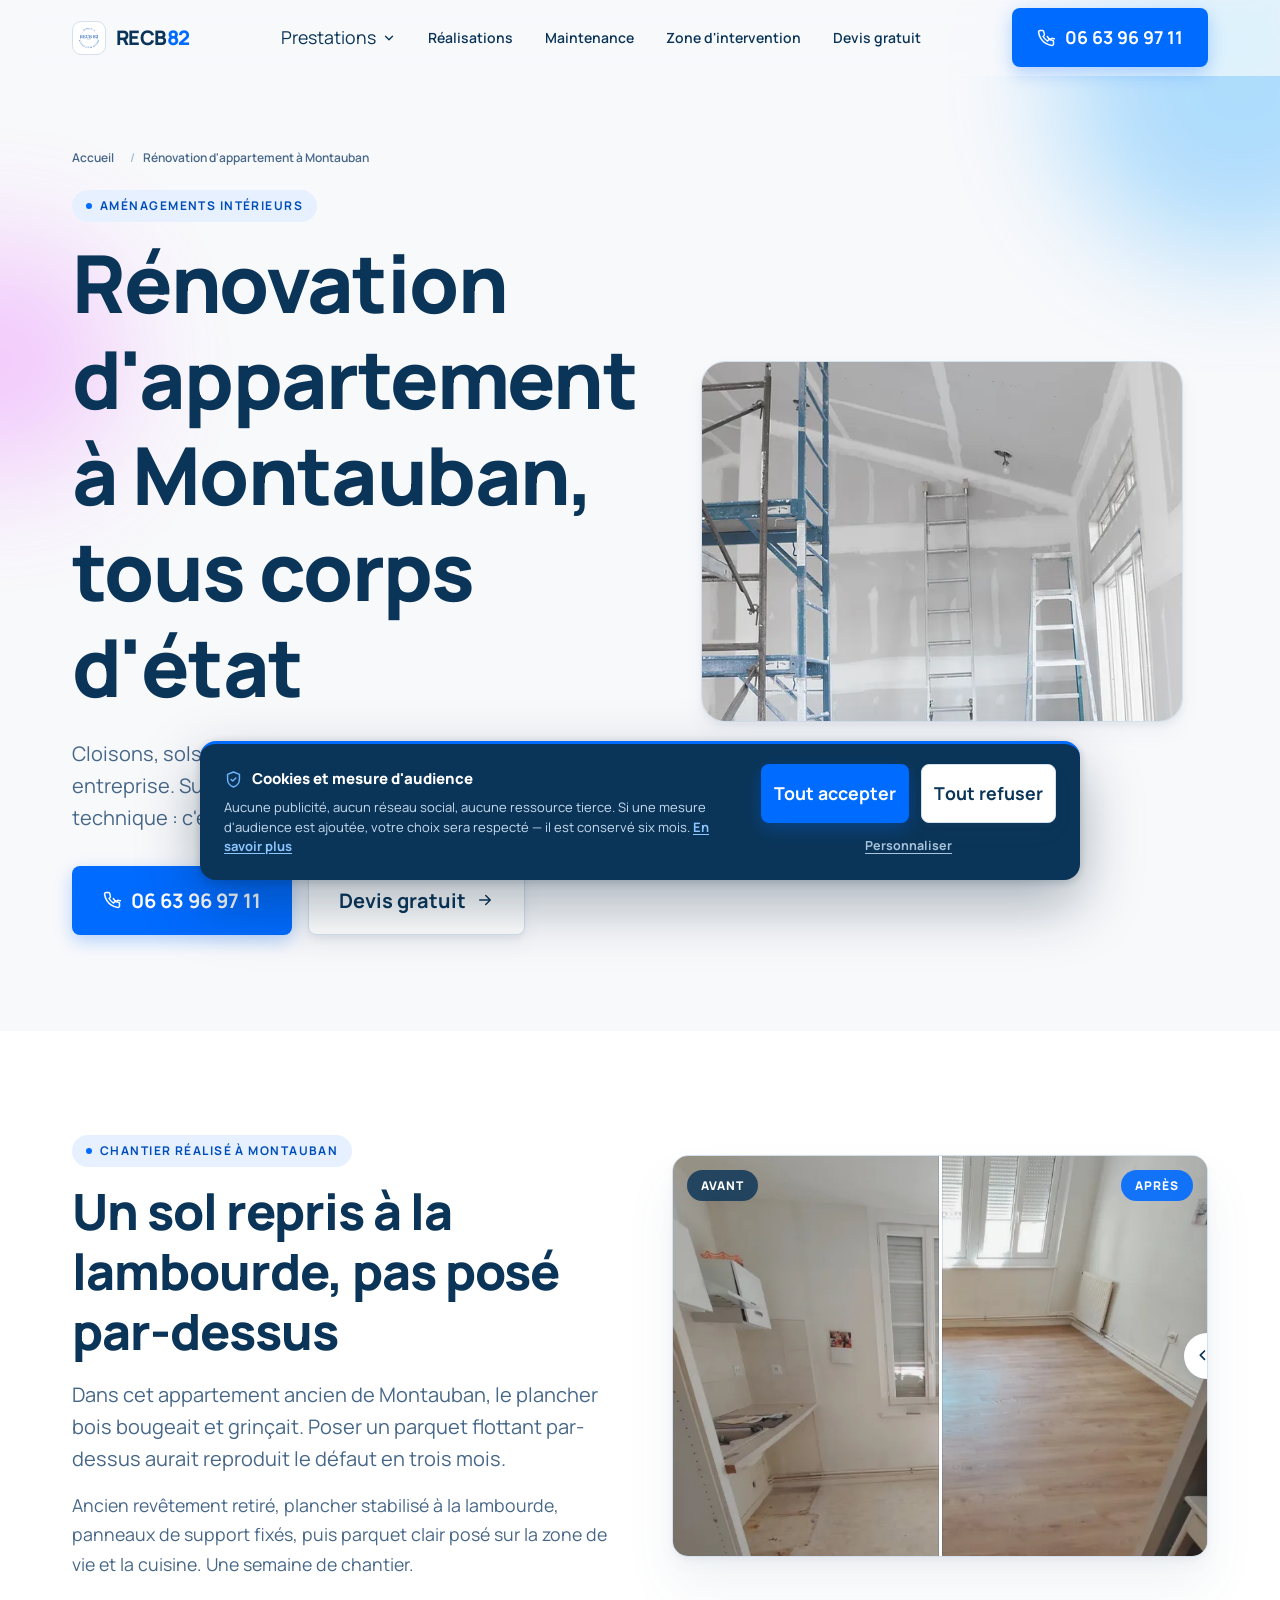
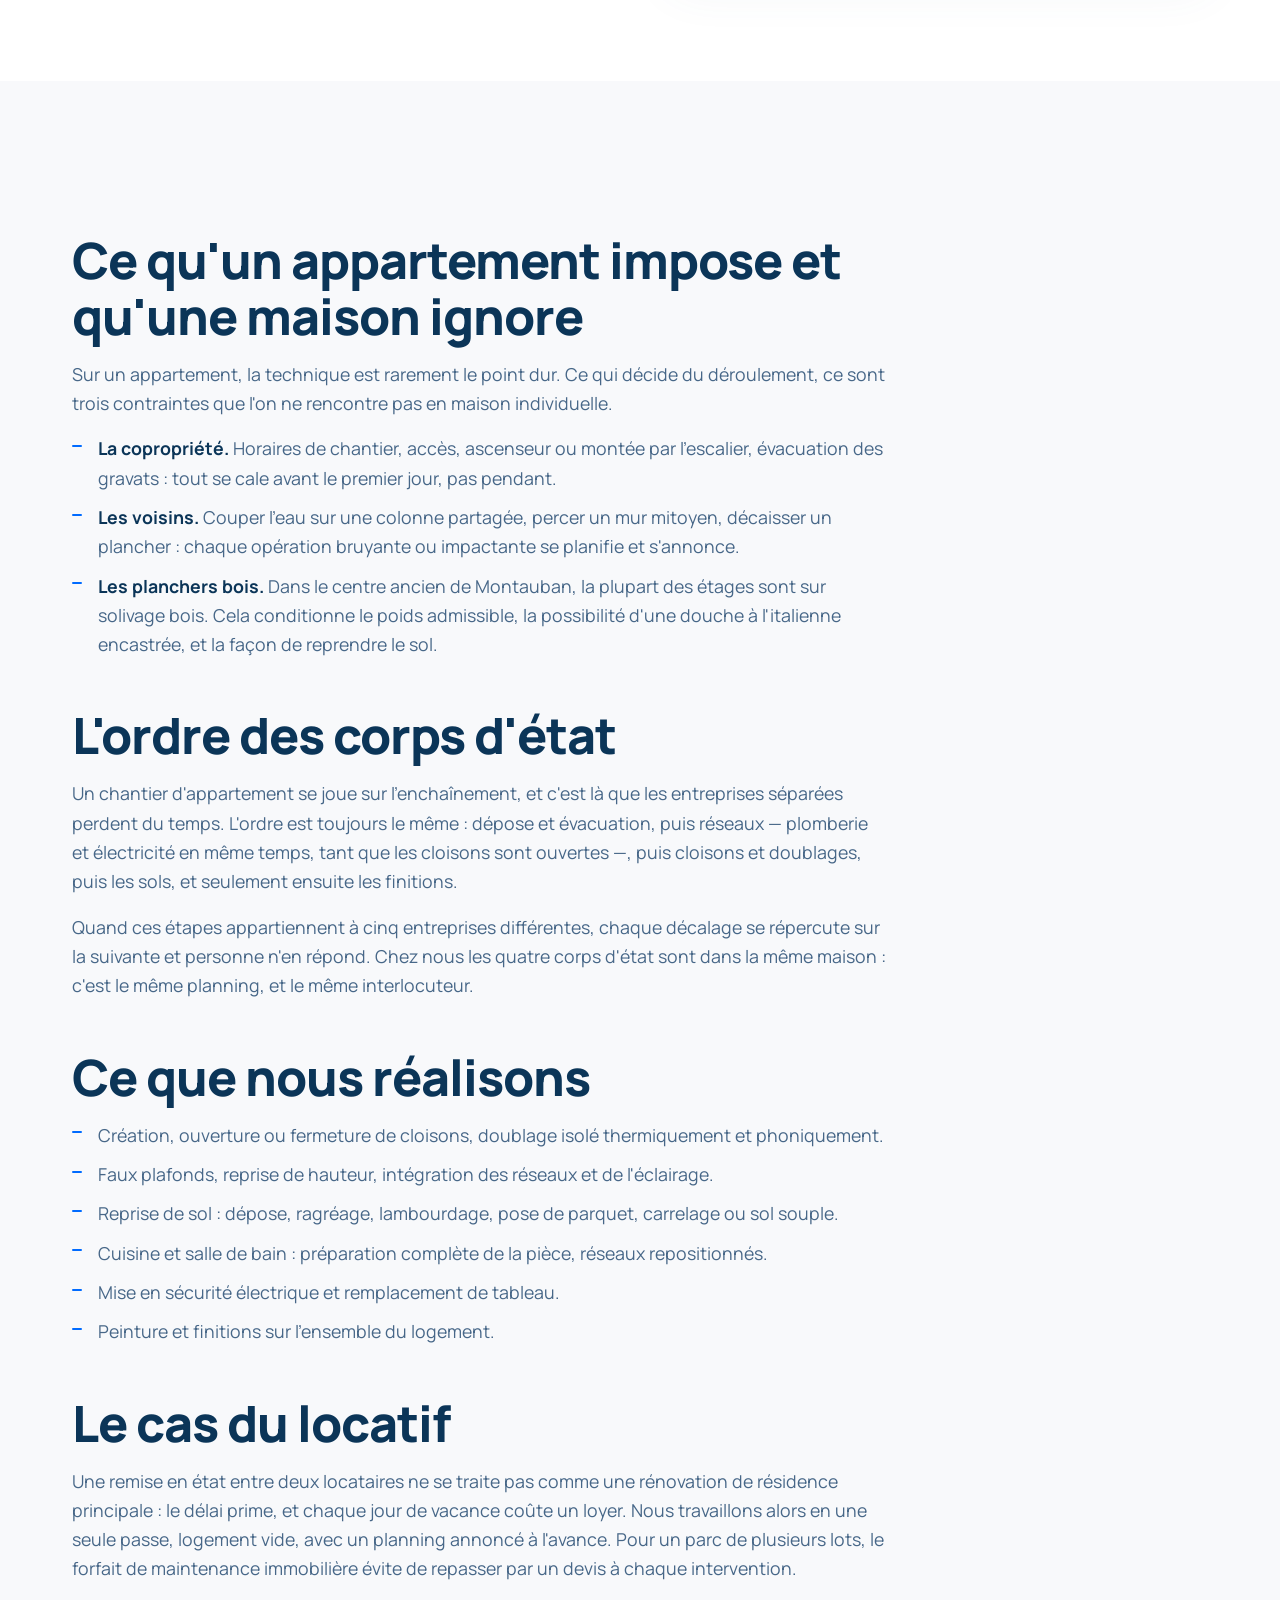
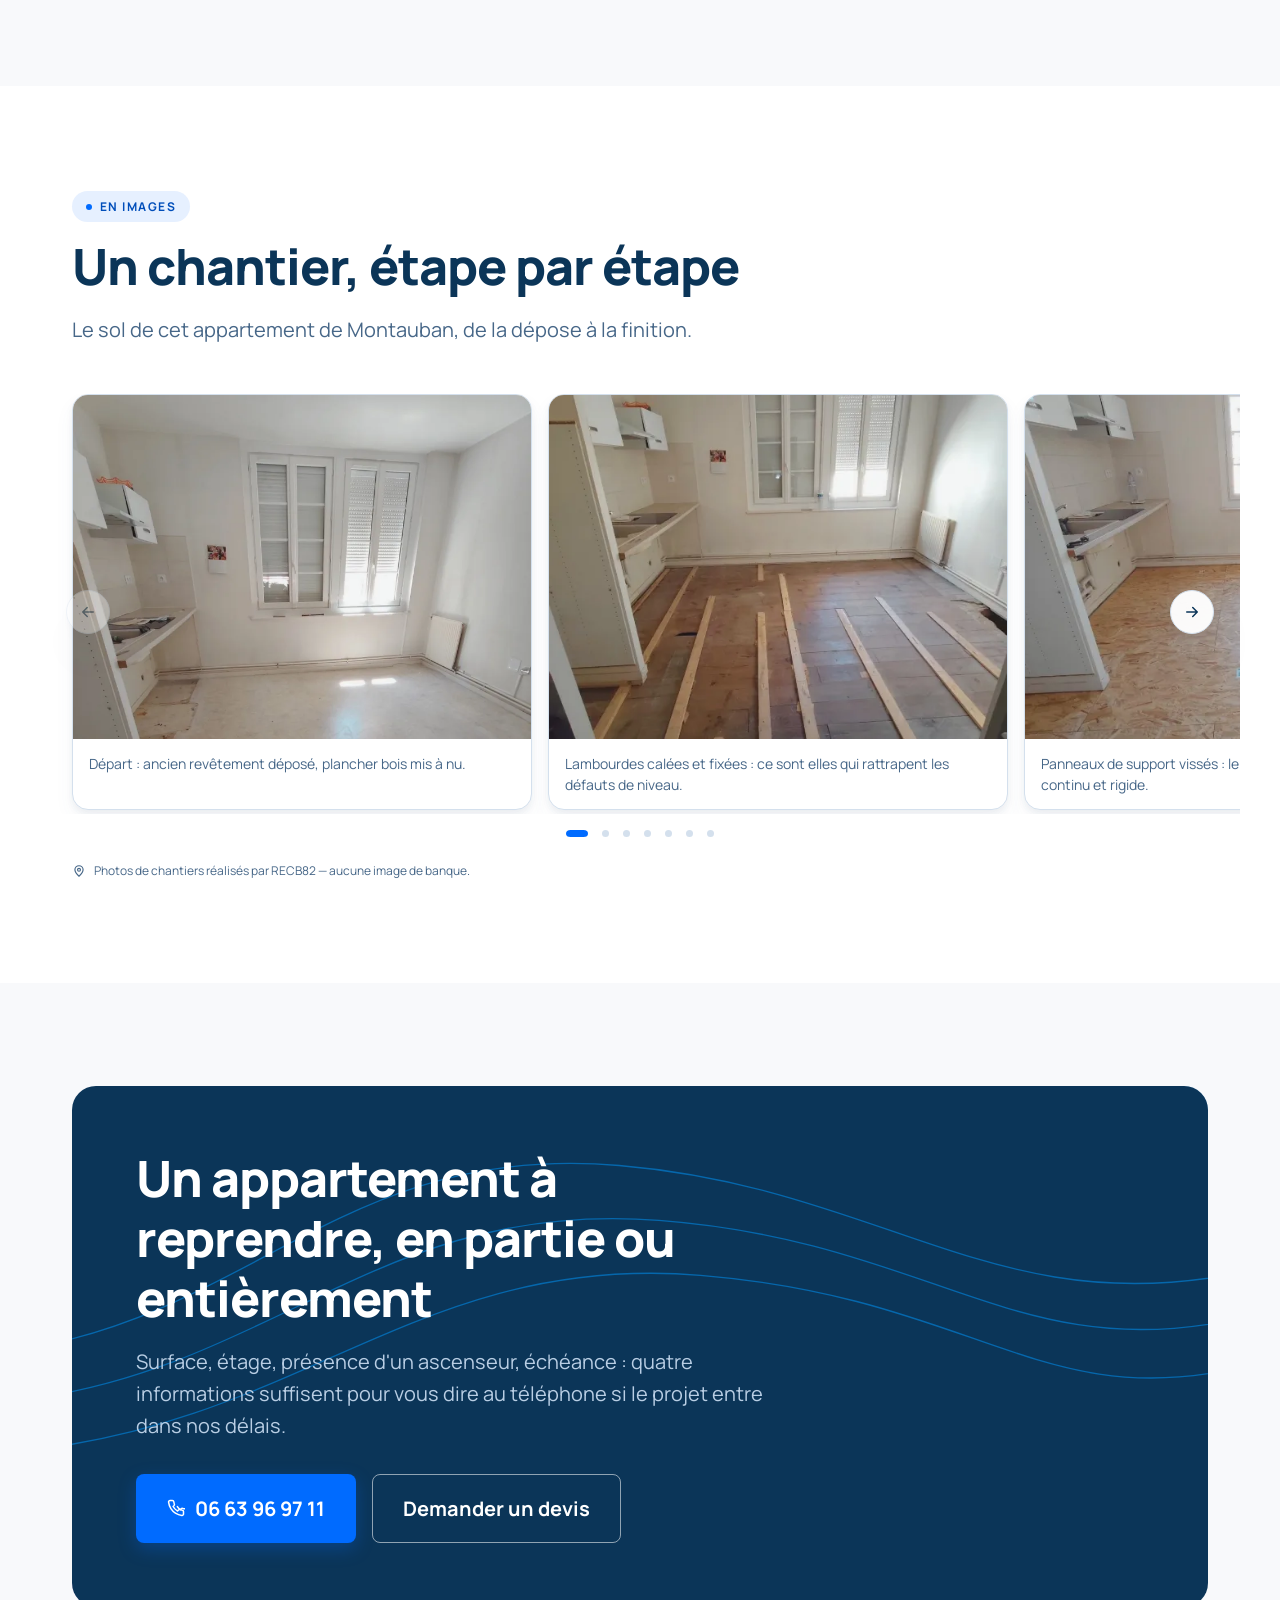
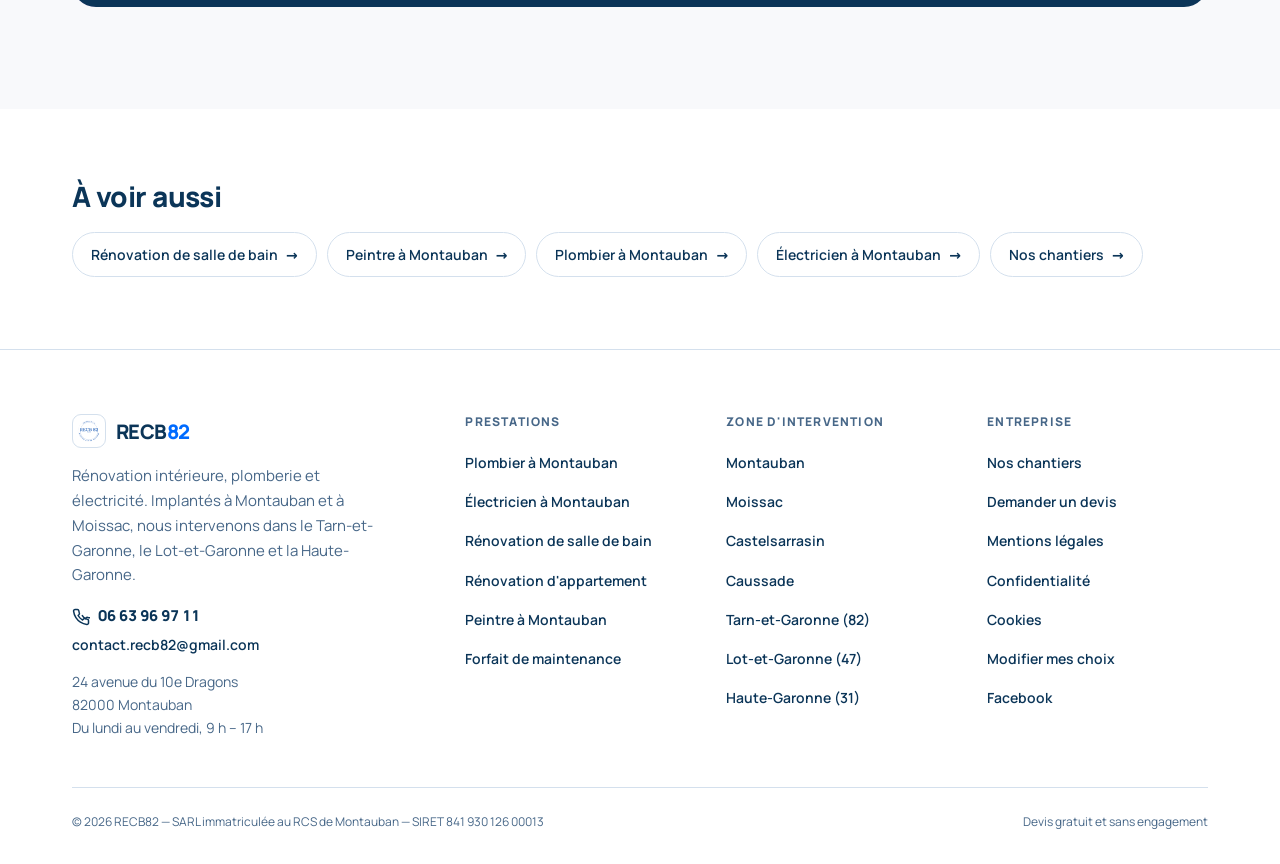
<file: renovation-appartement-montauban.html>
<!DOCTYPE html>
<html lang="fr">
<head>
  <meta charset="utf-8">
  <meta name="viewport" content="width=device-width, initial-scale=1">
  <title>Rénovation d'appartement à Montauban | RECB82</title>
  <meta name="description" content="Rénovation complète d'appartement à Montauban : cloisons, sols, plomberie, électricité et peinture par une seule entreprise. Devis gratuit. 06 63 96 97 11.">
  <link rel="canonical" href="https://www.recb82.com/renovation-appartement-montauban">
  <meta property="og:type" content="website">
  <meta property="og:locale" content="fr_FR">
  <meta property="og:site_name" content="RECB82">
  <meta property="og:title" content="Rénovation d'appartement à Montauban | RECB82">
  <meta property="og:description" content="Rénovation complète d'appartement à Montauban : cloisons, sols, plomberie, électricité et peinture par une seule entreprise. Devis gratuit. 06 63 96 97 11.">
  <meta property="og:url" content="https://www.recb82.com/renovation-appartement-montauban">
  <meta name="theme-color" content="#f8f9fb">
  <link rel="icon" href="/favicon.svg" type="image/svg+xml">
  <link rel="preload" href="/assets/fonts/manrope-latin.woff2" as="font" type="font/woff2" crossorigin>
  <!-- CSS critique en ligne : la page s'affiche sans attendre la feuille complète.
       Reproduit tel quel sur chaque page, voir README avant de le modifier. -->
  <style>:root{--ink:#0b3558;--blue:#006bff;--blue-dark:#0056cc;--slate:#476788;--mist:#a6bbd1;--cloud:#f8f9fb;--paper:#fff;--pebble:#f0f3f8;--hairline:#d4e0ed;--cobalt:#004eba;--magenta:#e55cff;--cyan:#0099ff;--font:'Manrope',ui-sans-serif,system-ui,-apple-system,'Segoe UI',Roboto,sans-serif;--t-caption:12px;--t-small:14px;--t-body:clamp(16px,.95rem + .2vw,18px);--t-lead:clamp(17px,1rem + .5vw,20px);--t-h1:clamp(30px,1.3rem + 4.6vw,68px);--t-display:clamp(34px,1.4rem + 5.4vw,80px);--s-1:8px;--s-2:16px;--s-3:24px;--s-4:32px;--s-5:40px;--r-btn:8px;--r-pill:9999px;--max:1200px;--gutter:clamp(16px,4vw,32px);--header-h:64px;--ease-out:cubic-bezier(.16,1,.3,1)}
@font-face{font-family:'Manrope';font-style:normal;font-weight:400 800;font-display:swap;src:url('/assets/fonts/manrope-latin.woff2') format('woff2');unicode-range:U+0000-00FF,U+0131,U+0152-0153,U+02BB-02BC,U+02C6,U+02DA,U+02DC,U+0304,U+0308,U+0329,U+2000-206F,U+20AC,U+2122,U+2191,U+2193,U+2212,U+2215,U+FEFF,U+FFFD}
@font-face{font-family:'Manrope';font-style:normal;font-weight:400 800;font-display:swap;src:url('/assets/fonts/manrope-latin-ext.woff2') format('woff2');unicode-range:U+0100-02BA,U+02BD-02C5,U+02C7-02CC,U+02CE-02D7,U+02DD-02FF,U+0304,U+0308,U+0329,U+1D00-1DBF,U+1E00-1E9F,U+1EF2-1EFF,U+2020,U+20A0-20AB,U+20AD-20C0,U+2113,U+2C60-2C7F,U+A720-A7FF}
*,*::before,*::after{box-sizing:border-box}*{margin:0}
html{-webkit-text-size-adjust:100%}
body{font-family:var(--font);font-size:var(--t-body);line-height:1.65;color:var(--ink);background:var(--cloud);-webkit-font-smoothing:antialiased;overflow-x:hidden;padding-bottom:calc(64px + env(safe-area-inset-bottom))}
img,svg{display:block;max-width:100%;height:auto}
a{color:inherit;text-decoration:none}ul{list-style:none;padding:0}
button{background:none;border:0;cursor:pointer;font:inherit;color:inherit}
h1{font-size:var(--t-h1);font-weight:800;line-height:1.12;letter-spacing:-.02em}
p{color:var(--slate)}
.wrap{width:100%;max-width:var(--max);margin-inline:auto;padding-inline:var(--gutter)}
.header{position:fixed;top:0;left:0;right:0;z-index:110;height:var(--header-h);display:flex;align-items:center;background:rgba(248,249,251,.72);backdrop-filter:blur(14px) saturate(160%);-webkit-backdrop-filter:blur(14px) saturate(160%);border-bottom:1px solid transparent}
.header__inner{display:flex;align-items:center;justify-content:space-between;gap:var(--s-2);width:100%}
.logo{display:inline-flex;align-items:center;gap:10px;font-weight:800;letter-spacing:-.03em;font-size:20px}
.logo__mark{width:34px;height:34px;border-radius:9px;flex:none;background:var(--ink);color:var(--paper);display:grid;place-items:center;font-size:13px;font-weight:800;letter-spacing:0}
.logo__82{color:var(--blue)}
.nav{display:none}.header__cta{display:none;align-items:center;gap:var(--s-1)}
.burger{width:44px;height:44px;display:grid;place-items:center;border-radius:var(--r-btn);border:1px solid var(--hairline);background:var(--paper)}
.burger__box{position:relative;width:20px;height:14px}
.burger__box span{position:absolute;left:0;height:2px;width:100%;border-radius:2px;background:var(--ink)}
.burger__box span:nth-child(1){top:0}.burger__box span:nth-child(2){top:6px;width:70%}.burger__box span:nth-child(3){top:12px}
.btn{position:relative;display:inline-flex;align-items:center;justify-content:center;gap:10px;padding:14px 24px;font-size:var(--t-body);font-weight:700;border-radius:var(--r-btn);border:1px solid transparent;white-space:nowrap;overflow:hidden;isolation:isolate}
.btn--primary{background:var(--blue);color:var(--paper);box-shadow:0 6px 18px rgba(0,107,255,.28)}
.btn--dark{background:var(--ink);color:var(--paper)}
.btn--ghost{background:var(--paper);color:var(--ink);border-color:var(--hairline)}
.btn--lg{padding:17px 30px;font-size:var(--t-lead)}
.btn-row{display:flex;flex-wrap:wrap;gap:var(--s-2)}
.lead{font-size:var(--t-lead);line-height:1.6;color:var(--slate)}
.hero{position:relative;isolation:isolate;padding-top:calc(var(--header-h) + clamp(24px,6vw,72px));padding-bottom:clamp(48px,8vw,96px);overflow:hidden}
.hero__grid{display:grid;gap:clamp(40px,6vw,64px);align-items:center}
.hero h1{margin-bottom:var(--s-3);font-size:var(--t-display)}
.hero .lead{margin-bottom:var(--s-4);max-width:54ch}
.hero__badges{display:flex;flex-wrap:wrap;gap:8px;margin-bottom:var(--s-3)}
.eyebrow{display:inline-flex;align-items:center;gap:8px;font-size:var(--t-caption);font-weight:700;letter-spacing:.12em;text-transform:uppercase;color:var(--cobalt);background:#e6f0ff;padding:6px 14px;border-radius:var(--r-pill)}
.blob{position:absolute;border-radius:50%;filter:blur(60px);opacity:.14;pointer-events:none;z-index:-1}.logo__mark{background:#fff;border:1px solid var(--hairline);padding:3px;overflow:hidden}.logo__mark img{width:100%;height:100%;object-fit:contain}.hero--photo{position:relative;display:grid;grid-template-rows:auto 1fr;padding-top:var(--header-h);padding-bottom:clamp(28px,5vw,64px);background:#061f37;overflow:hidden;isolation:isolate;color:#fff}.hero__ba{position:relative;aspect-ratio:4/3;--pos:0%}.hero__ba img{position:absolute;inset:0;width:100%;height:100%;object-fit:cover;object-position:50% 62%}.hero__after{position:absolute;inset:0;clip-path:inset(0 0 0 var(--pos))}.hero__scrim{display:none;position:absolute;inset:0;z-index:-1;pointer-events:none}.hero__content{position:relative;z-index:1;width:100%}.hero--photo h1{color:#fff;font-size:clamp(30px,1.4rem + 2.9vw,52px);margin-bottom:var(--s-3)}.hero__content{padding-block:clamp(26px,6vw,44px)}.hero--photo .lead{color:#d8e6f5;max-width:52ch;margin-bottom:var(--s-3)}.hero--photo .eyebrow{background:rgba(255,255,255,.14);color:#fff}.header--over:not(.is-stuck){background:linear-gradient(180deg,rgba(6,31,55,.55),transparent);backdrop-filter:none;-webkit-backdrop-filter:none}.header--over:not(.is-stuck) .nav__link,.header--over:not(.is-stuck) .logo{color:#fff}.header--over:not(.is-stuck) .burger{background:rgba(255,255,255,.14);border-color:rgba(255,255,255,.3)}.header--over:not(.is-stuck) .burger__box span{background:#fff}.js [data-reveal]{opacity:0;transform:translate3d(0,28px,0);filter:blur(6px);transition:opacity .8s var(--ease-out),transform .8s var(--ease-out),filter .8s var(--ease-out);transition-delay:var(--d,0ms)}
.js [data-reveal="left"]{transform:translate3d(-36px,0,0)}
.js [data-reveal="right"]{transform:translate3d(36px,0,0)}
.js [data-reveal="scale"]{transform:scale(.94)}
.js [data-reveal].is-in{opacity:1;transform:none;filter:none}
.js .callbar{transform:translateY(110%)}
@media(min-width:860px){.blob{opacity:.3}.hero__grid{grid-template-columns:1.05fr .95fr}.hero--photo{display:flex;align-items:center;min-height:min(90svh,800px);padding-top:calc(var(--header-h) + 24px)}.hero__ba{position:absolute;inset:0;z-index:-2;aspect-ratio:auto}.hero__content>div{max-width:620px}.hero__scrim{display:block;background:linear-gradient(95deg,rgba(6,31,55,.96) 0%,rgba(6,31,55,.9) 32%,rgba(6,31,55,.52) 52%,rgba(6,31,55,.1) 72%,rgba(6,31,55,.32) 100%),linear-gradient(180deg,rgba(6,31,55,.5) 0%,transparent 32%,rgba(6,31,55,.45) 100%)}}
@media(min-width:1000px){:root{--header-h:76px}body{padding-bottom:0}.nav{display:block}.header__cta{display:flex}.burger{display:none}}
@media(prefers-reduced-motion:reduce){.js [data-reveal]{opacity:1!important;transform:none!important;filter:none!important}.js .callbar{transform:none}}</style>
  <link rel="preload" href="/assets/css/styles.css" as="style" onload="this.rel='stylesheet';this.onload=null">
  <noscript><link rel="stylesheet" href="/assets/css/styles.css"></noscript>
  <script>document.documentElement.className+=' js'</script>
  <noscript><style>.burger{display:none}</style></noscript>
  <script type="application/ld+json">
  [
  {
    "@context": "https://schema.org",
    "@type": "GeneralContractor",
    "@id": "https://www.recb82.com/#entreprise",
    "name": "RECB82",
    "legalName": "RECB82",
    "description": "Renovation complete d appartement a Montauban : cloisons, sols, plomberie, electricite et peinture par une seule entreprise.",
    "url": "https://www.recb82.com/renovation-appartement-montauban",
    "telephone": "+33663969711",
    "email": "contact.recb82@gmail.com",
    "image": "https://www.recb82.com/favicon.svg",
    "priceRange": "$$",
    "currenciesAccepted": "EUR",
    "foundingDate": "2018-08-21",
    "address": {
      "@type": "PostalAddress",
      "streetAddress": "24 avenue du 10e Dragons",
      "postalCode": "82000",
      "addressLocality": "Montauban",
      "addressRegion": "Occitanie",
      "addressCountry": "FR"
    },
    "geo": { "@type": "GeoCoordinates", "latitude": 44.0181, "longitude": 1.3550 },
    "areaServed": [
      { "@type": "City", "name": "Montauban" },
      { "@type": "City", "name": "Moissac" },
      { "@type": "City", "name": "Castelsarrasin" },
      { "@type": "City", "name": "Caussade" },
      { "@type": "City", "name": "Negrepelisse" },
      { "@type": "City", "name": "Montech" },
      { "@type": "AdministrativeArea", "name": "Tarn-et-Garonne" },
      { "@type": "AdministrativeArea", "name": "Lot-et-Garonne" },
      { "@type": "AdministrativeArea", "name": "Haute-Garonne" }
    ],
    "openingHoursSpecification": [{
      "@type": "OpeningHoursSpecification",
      "dayOfWeek": ["Monday","Tuesday","Wednesday","Thursday","Friday"],
      "opens": "09:00",
      "closes": "17:00"
    }],
    "sameAs": ["https://www.facebook.com/Recb82-275847596385836"]
  },
  {"@context":"https://schema.org","@type":"BreadcrumbList","itemListElement":[{"@type":"ListItem","position":1,"name":"Accueil","item":"https://www.recb82.com/"},{"@type":"ListItem","position":2,"name":"Rénovation d'appartement à Montauban","item":"https://www.recb82.com/renovation-appartement-montauban"}]}
  ]
  </script>
</head>
<body>
<a class="skip-link" href="#main">Aller au contenu</a>
<div class="progress" aria-hidden="true"></div>
<header class="header">
  <div class="wrap header__inner">
    <a class="logo" href="/" aria-label="RECB82, accueil">
      <span class="logo__mark"><img src="/assets/img/logo-recb82-192.png" alt="" width="192" height="192" decoding="async"></span>
      <span>RECB<span class="logo__82">82</span></span>
    </a>
    <nav class="nav" aria-label="Navigation principale">
      <ul class="nav__list">
        <li class="nav__item nav__item--mega">
          <button class="nav__link nav__link--mega" type="button" aria-expanded="false" aria-controls="mega-prestations">Prestations <svg class="nav__chevron" width="14" height="14" viewBox="0 0 24 24" fill="none" stroke="currentColor" stroke-width="2.4" stroke-linecap="round" stroke-linejoin="round" aria-hidden="true"><path d="m6 9 6 6 6-6"/></svg></button>
      <div class="mega" id="mega-prestations">
        <div class="mega__inner">
        <div class="mega__col">
          <p class="mega__titre">Nos métiers</p>
          <ul class="mega__liste">
            <li style="--i:0">
              <a class="mega__link" href="/plombier-montauban">
                <span class="mega__icon" aria-hidden="true"><svg width="26" height="26" viewBox="0 0 24 24" fill="none" stroke="currentColor" stroke-width="1.8" stroke-linecap="round" stroke-linejoin="round" aria-hidden="true"><path d="M12 2.5S5.5 9.3 5.5 14a6.5 6.5 0 0 0 13 0c0-4.7-6.5-11.5-6.5-11.5Z"/><path d="M9.5 14.5a2.5 2.5 0 0 0 2.5 2.5"/></svg></span>
                <span class="mega__texte">
                  <span class="mega__nom">Plomberie</span>
                  <span class="mega__phrase">Fuites, chauffe-eau, réseaux et pièces humides</span>
                </span>
              </a>
            </li>
            <li style="--i:1">
              <a class="mega__link" href="/electricien-montauban">
                <span class="mega__icon" aria-hidden="true"><svg width="26" height="26" viewBox="0 0 24 24" fill="none" stroke="currentColor" stroke-width="1.8" stroke-linecap="round" stroke-linejoin="round" aria-hidden="true"><path d="M13.5 2 4 13.5h6.5L10 22l9.5-11.5H13l.5-8.5Z"/></svg></span>
                <span class="mega__texte">
                  <span class="mega__nom">Électricité</span>
                  <span class="mega__phrase">Tableaux, mise aux normes, points lumineux</span>
                </span>
              </a>
            </li>
            <li style="--i:2">
              <a class="mega__link" href="/peintre-montauban">
                <span class="mega__icon" aria-hidden="true"><svg width="26" height="26" viewBox="0 0 24 24" fill="none" stroke="currentColor" stroke-width="1.8" stroke-linecap="round" stroke-linejoin="round" aria-hidden="true"><rect x="3" y="3" width="13" height="6" rx="1.5"/><path d="M16 6h3.5A1.5 1.5 0 0 1 21 7.5V11a1.5 1.5 0 0 1-1.5 1.5H12"/><rect x="9.5" y="12.5" width="5" height="9" rx="1.5"/></svg></span>
                <span class="mega__texte">
                  <span class="mega__nom">Peinture et finitions</span>
                  <span class="mega__phrase">Murs, plafonds, enduits décoratifs</span>
                </span>
              </a>
            </li>
            <li style="--i:3">
              <a class="mega__link" href="/renovation-salle-de-bain-montauban">
                <span class="mega__icon" aria-hidden="true"><svg width="26" height="26" viewBox="0 0 24 24" fill="none" stroke="currentColor" stroke-width="1.8" stroke-linecap="round" stroke-linejoin="round" aria-hidden="true"><path d="M12 2.5 4.5 5.5v6c0 4.6 3.1 8.6 7.5 10 4.4-1.4 7.5-5.4 7.5-10v-6L12 2.5Z"/><path d="m9 12 2 2 4-4"/></svg></span>
                <span class="mega__texte">
                  <span class="mega__nom">Salle de bain</span>
                  <span class="mega__phrase">La pièce reprise entièrement, plomberie comprise</span>
                </span>
              </a>
            </li>
          </ul>
        </div>
        <div class="mega__col">
          <p class="mega__titre">Types de chantier</p>
          <ul class="mega__liste">
            <li style="--i:4">
              <a class="mega__link" href="/renovation-appartement-montauban" aria-current="page">
                <span class="mega__icon" aria-hidden="true"><svg width="14" height="14" viewBox="0 0 24 24" fill="none" stroke="currentColor" stroke-width="2" stroke-linecap="round" stroke-linejoin="round" aria-hidden="true"><path d="M14.5 6.5a4 4 0 0 0 5 5l-9 9a2.8 2.8 0 0 1-4-4l9-9a4 4 0 0 0-1 1Z"/></svg></span>
                <span class="mega__texte">
                  <span class="mega__nom">Rénovation d'appartement</span>
                  <span class="mega__phrase">Remise en location, sols, cloisons et peinture</span>
                </span>
              </a>
            </li>
            <li style="--i:5">
              <a class="mega__link" href="/renovation-interieure-moissac">
                <span class="mega__icon" aria-hidden="true"><svg width="26" height="26" viewBox="0 0 24 24" fill="none" stroke="currentColor" stroke-width="1.8" stroke-linecap="round" stroke-linejoin="round" aria-hidden="true"><path d="M12 21.5s7-6.4 7-11.5a7 7 0 1 0-14 0c0 5.1 7 11.5 7 11.5Z"/><circle cx="12" cy="10" r="2.6"/></svg></span>
                <span class="mega__texte">
                  <span class="mega__nom">Rénovation à Moissac</span>
                  <span class="mega__phrase">Aménagement, cloisons et finitions</span>
                </span>
              </a>
            </li>
            <li style="--i:6">
              <a class="mega__link" href="/realisations">
                <span class="mega__icon" aria-hidden="true"><svg width="26" height="26" viewBox="0 0 24 24" fill="none" stroke="currentColor" stroke-width="1.8" stroke-linecap="round" stroke-linejoin="round" aria-hidden="true"><rect x="3" y="4.5" width="18" height="15" rx="2.5"/><circle cx="8.5" cy="9.5" r="1.6"/><path d="m3.5 17 4.8-4.4a2 2 0 0 1 2.7 0l3 2.8m0 0 1.8-1.6a2 2 0 0 1 2.7 0l2 1.8"/></svg></span>
                <span class="mega__texte">
                  <span class="mega__nom">Nos réalisations</span>
                  <span class="mega__phrase">Les chantiers en détail, avant et après</span>
                </span>
              </a>
            </li>
            <li style="--i:7">
              <a class="mega__link" href="/#forfait">
                <span class="mega__icon" aria-hidden="true"><svg width="14" height="14" viewBox="0 0 24 24" fill="none" stroke="currentColor" stroke-width="2" stroke-linecap="round" stroke-linejoin="round" aria-hidden="true"><circle cx="12" cy="12" r="9"/><path d="M12 7v5l3.5 2"/></svg></span>
                <span class="mega__texte">
                  <span class="mega__nom">Forfait maintenance</span>
                  <span class="mega__phrase">Un artisan disponible à l'année</span>
                </span>
              </a>
            </li>
          </ul>
        </div>
        <div class="mega__col mega__col--encart">
          <p class="mega__titre">Où nous intervenons</p>
          <p class="mega__encart-texte">Montauban, Moissac, Castelsarrasin, Caussade et tout le Tarn-et-Garonne. Déplacement et devis gratuits.</p>
          <a class="btn btn--primary btn--block" href="/devis">Devis gratuit <svg width="18" height="18" viewBox="0 0 24 24" fill="none" stroke="currentColor" stroke-width="2" stroke-linecap="round" stroke-linejoin="round" aria-hidden="true"><path d="M5 12h14M13 6l6 6-6 6"/></svg></a>
          <a class="mega__tel" href="tel:+33663969711"><svg width="18" height="18" viewBox="0 0 24 24" fill="none" stroke="currentColor" stroke-width="2" stroke-linecap="round" stroke-linejoin="round" aria-hidden="true"><path d="M13.8 10.2a10.6 10.6 0 0 0 4 4l1.4-1.4a1.5 1.5 0 0 1 1.6-.3c1 .4 2.2.6 3.2.6v0"/><path d="M22 16.9v3a2 2 0 0 1-2.2 2 19.8 19.8 0 0 1-8.6-3.1 19.5 19.5 0 0 1-6-6A19.8 19.8 0 0 1 2.1 4.2 2 2 0 0 1 4.1 2h3a2 2 0 0 1 2 1.7c.1 1 .4 2 .7 2.9a2 2 0 0 1-.4 2.1L8.1 10a16 16 0 0 0 6 6l1.3-1.3a2 2 0 0 1 2.1-.5c1 .4 1.9.6 2.9.8a2 2 0 0 1 1.7 2Z"/></svg> 06 63 96 97 11</a>
          <p class="mega__horaires">Du lundi au vendredi, 9 h – 17 h</p>
        </div>
        </div>
      </div>
        </li>
        <li class="nav__item"><a class="nav__link" href="/realisations">Réalisations</a></li>
        <li class="nav__item"><a class="nav__link" href="/#forfait">Maintenance</a></li>
        <li class="nav__item"><a class="nav__link" href="/#zones">Zone d'intervention</a></li>
        <li class="nav__item"><a class="nav__link" href="/devis">Devis gratuit</a></li>
      </ul>
    </nav>
    <div class="header__cta">
      <a class="btn btn--primary" href="tel:+33663969711" data-magnetic="6"><svg width="18" height="18" viewBox="0 0 24 24" fill="none" stroke="currentColor" stroke-width="2" stroke-linecap="round" stroke-linejoin="round" aria-hidden="true"><path d="M13.8 10.2a10.6 10.6 0 0 0 4 4l1.4-1.4a1.5 1.5 0 0 1 1.6-.3c1 .4 2.2.6 3.2.6v0"/><path d="M22 16.9v3a2 2 0 0 1-2.2 2 19.8 19.8 0 0 1-8.6-3.1 19.5 19.5 0 0 1-6-6A19.8 19.8 0 0 1 2.1 4.2 2 2 0 0 1 4.1 2h3a2 2 0 0 1 2 1.7c.1 1 .4 2 .7 2.9a2 2 0 0 1-.4 2.1L8.1 10a16 16 0 0 0 6 6l1.3-1.3a2 2 0 0 1 2.1-.5c1 .4 1.9.6 2.9.8a2 2 0 0 1 1.7 2Z"/></svg> 06 63 96 97 11</a>
    </div>
    <button class="burger" type="button" aria-expanded="false" aria-controls="menu" aria-label="Ouvrir le menu">
      <span class="burger__box" aria-hidden="true"><span></span><span></span><span></span></span>
    </button>
  </div>
</header>

<div class="drawer" id="menu">
  <nav class="drawer__list" aria-label="Menu mobile">
      <p class="drawer__titre">Nos métiers</p>
      <a class="drawer__link" href="/plombier-montauban"><span class="drawer__icon" aria-hidden="true"><svg width="26" height="26" viewBox="0 0 24 24" fill="none" stroke="currentColor" stroke-width="1.8" stroke-linecap="round" stroke-linejoin="round" aria-hidden="true"><path d="M12 2.5S5.5 9.3 5.5 14a6.5 6.5 0 0 0 13 0c0-4.7-6.5-11.5-6.5-11.5Z"/><path d="M9.5 14.5a2.5 2.5 0 0 0 2.5 2.5"/></svg></span><span class="drawer__texte"><span class="drawer__nom">Plomberie</span><span class="drawer__phrase">Fuites, chauffe-eau, réseaux et pièces humides</span></span><svg width="22" height="22" viewBox="0 0 24 24" fill="none" stroke="currentColor" stroke-width="2" stroke-linecap="round" stroke-linejoin="round" aria-hidden="true"><path d="M5 12h14M13 6l6 6-6 6"/></svg></a>
      <a class="drawer__link" href="/electricien-montauban"><span class="drawer__icon" aria-hidden="true"><svg width="26" height="26" viewBox="0 0 24 24" fill="none" stroke="currentColor" stroke-width="1.8" stroke-linecap="round" stroke-linejoin="round" aria-hidden="true"><path d="M13.5 2 4 13.5h6.5L10 22l9.5-11.5H13l.5-8.5Z"/></svg></span><span class="drawer__texte"><span class="drawer__nom">Électricité</span><span class="drawer__phrase">Tableaux, mise aux normes, points lumineux</span></span><svg width="22" height="22" viewBox="0 0 24 24" fill="none" stroke="currentColor" stroke-width="2" stroke-linecap="round" stroke-linejoin="round" aria-hidden="true"><path d="M5 12h14M13 6l6 6-6 6"/></svg></a>
      <a class="drawer__link" href="/peintre-montauban"><span class="drawer__icon" aria-hidden="true"><svg width="26" height="26" viewBox="0 0 24 24" fill="none" stroke="currentColor" stroke-width="1.8" stroke-linecap="round" stroke-linejoin="round" aria-hidden="true"><rect x="3" y="3" width="13" height="6" rx="1.5"/><path d="M16 6h3.5A1.5 1.5 0 0 1 21 7.5V11a1.5 1.5 0 0 1-1.5 1.5H12"/><rect x="9.5" y="12.5" width="5" height="9" rx="1.5"/></svg></span><span class="drawer__texte"><span class="drawer__nom">Peinture et finitions</span><span class="drawer__phrase">Murs, plafonds, enduits décoratifs</span></span><svg width="22" height="22" viewBox="0 0 24 24" fill="none" stroke="currentColor" stroke-width="2" stroke-linecap="round" stroke-linejoin="round" aria-hidden="true"><path d="M5 12h14M13 6l6 6-6 6"/></svg></a>
      <a class="drawer__link" href="/renovation-salle-de-bain-montauban"><span class="drawer__icon" aria-hidden="true"><svg width="26" height="26" viewBox="0 0 24 24" fill="none" stroke="currentColor" stroke-width="1.8" stroke-linecap="round" stroke-linejoin="round" aria-hidden="true"><path d="M12 2.5 4.5 5.5v6c0 4.6 3.1 8.6 7.5 10 4.4-1.4 7.5-5.4 7.5-10v-6L12 2.5Z"/><path d="m9 12 2 2 4-4"/></svg></span><span class="drawer__texte"><span class="drawer__nom">Salle de bain</span><span class="drawer__phrase">La pièce reprise entièrement, plomberie comprise</span></span><svg width="22" height="22" viewBox="0 0 24 24" fill="none" stroke="currentColor" stroke-width="2" stroke-linecap="round" stroke-linejoin="round" aria-hidden="true"><path d="M5 12h14M13 6l6 6-6 6"/></svg></a>
      <p class="drawer__titre">Types de chantier</p>
      <a class="drawer__link" href="/renovation-appartement-montauban"><span class="drawer__icon" aria-hidden="true"><svg width="14" height="14" viewBox="0 0 24 24" fill="none" stroke="currentColor" stroke-width="2" stroke-linecap="round" stroke-linejoin="round" aria-hidden="true"><path d="M14.5 6.5a4 4 0 0 0 5 5l-9 9a2.8 2.8 0 0 1-4-4l9-9a4 4 0 0 0-1 1Z"/></svg></span><span class="drawer__texte"><span class="drawer__nom">Rénovation d'appartement</span><span class="drawer__phrase">Remise en location, sols, cloisons et peinture</span></span><svg width="22" height="22" viewBox="0 0 24 24" fill="none" stroke="currentColor" stroke-width="2" stroke-linecap="round" stroke-linejoin="round" aria-hidden="true"><path d="M5 12h14M13 6l6 6-6 6"/></svg></a>
      <a class="drawer__link" href="/renovation-interieure-moissac"><span class="drawer__icon" aria-hidden="true"><svg width="26" height="26" viewBox="0 0 24 24" fill="none" stroke="currentColor" stroke-width="1.8" stroke-linecap="round" stroke-linejoin="round" aria-hidden="true"><path d="M12 21.5s7-6.4 7-11.5a7 7 0 1 0-14 0c0 5.1 7 11.5 7 11.5Z"/><circle cx="12" cy="10" r="2.6"/></svg></span><span class="drawer__texte"><span class="drawer__nom">Rénovation à Moissac</span><span class="drawer__phrase">Aménagement, cloisons et finitions</span></span><svg width="22" height="22" viewBox="0 0 24 24" fill="none" stroke="currentColor" stroke-width="2" stroke-linecap="round" stroke-linejoin="round" aria-hidden="true"><path d="M5 12h14M13 6l6 6-6 6"/></svg></a>
      <a class="drawer__link" href="/realisations"><span class="drawer__icon" aria-hidden="true"><svg width="26" height="26" viewBox="0 0 24 24" fill="none" stroke="currentColor" stroke-width="1.8" stroke-linecap="round" stroke-linejoin="round" aria-hidden="true"><rect x="3" y="4.5" width="18" height="15" rx="2.5"/><circle cx="8.5" cy="9.5" r="1.6"/><path d="m3.5 17 4.8-4.4a2 2 0 0 1 2.7 0l3 2.8m0 0 1.8-1.6a2 2 0 0 1 2.7 0l2 1.8"/></svg></span><span class="drawer__texte"><span class="drawer__nom">Nos réalisations</span><span class="drawer__phrase">Les chantiers en détail, avant et après</span></span><svg width="22" height="22" viewBox="0 0 24 24" fill="none" stroke="currentColor" stroke-width="2" stroke-linecap="round" stroke-linejoin="round" aria-hidden="true"><path d="M5 12h14M13 6l6 6-6 6"/></svg></a>
      <a class="drawer__link" href="/#forfait"><span class="drawer__icon" aria-hidden="true"><svg width="14" height="14" viewBox="0 0 24 24" fill="none" stroke="currentColor" stroke-width="2" stroke-linecap="round" stroke-linejoin="round" aria-hidden="true"><circle cx="12" cy="12" r="9"/><path d="M12 7v5l3.5 2"/></svg></span><span class="drawer__texte"><span class="drawer__nom">Forfait maintenance</span><span class="drawer__phrase">Un artisan disponible à l'année</span></span><svg width="22" height="22" viewBox="0 0 24 24" fill="none" stroke="currentColor" stroke-width="2" stroke-linecap="round" stroke-linejoin="round" aria-hidden="true"><path d="M5 12h14M13 6l6 6-6 6"/></svg></a>
      <p class="drawer__titre">Le reste</p>
      <a class="drawer__link drawer__link--simple" href="/realisations">Réalisations <svg width="22" height="22" viewBox="0 0 24 24" fill="none" stroke="currentColor" stroke-width="2" stroke-linecap="round" stroke-linejoin="round" aria-hidden="true"><path d="M5 12h14M13 6l6 6-6 6"/></svg></a>
      <a class="drawer__link drawer__link--simple" href="/#forfait">Maintenance <svg width="22" height="22" viewBox="0 0 24 24" fill="none" stroke="currentColor" stroke-width="2" stroke-linecap="round" stroke-linejoin="round" aria-hidden="true"><path d="M5 12h14M13 6l6 6-6 6"/></svg></a>
      <a class="drawer__link drawer__link--simple" href="/#zones">Zone d'intervention <svg width="22" height="22" viewBox="0 0 24 24" fill="none" stroke="currentColor" stroke-width="2" stroke-linecap="round" stroke-linejoin="round" aria-hidden="true"><path d="M5 12h14M13 6l6 6-6 6"/></svg></a>
      <a class="drawer__link drawer__link--simple" href="/devis">Devis gratuit <svg width="22" height="22" viewBox="0 0 24 24" fill="none" stroke="currentColor" stroke-width="2" stroke-linecap="round" stroke-linejoin="round" aria-hidden="true"><path d="M5 12h14M13 6l6 6-6 6"/></svg></a>
  </nav>
  <div class="drawer__foot stack">
    <a class="btn btn--primary btn--lg btn--block" href="tel:+33663969711"><svg width="18" height="18" viewBox="0 0 24 24" fill="none" stroke="currentColor" stroke-width="2" stroke-linecap="round" stroke-linejoin="round" aria-hidden="true"><path d="M13.8 10.2a10.6 10.6 0 0 0 4 4l1.4-1.4a1.5 1.5 0 0 1 1.6-.3c1 .4 2.2.6 3.2.6v0"/><path d="M22 16.9v3a2 2 0 0 1-2.2 2 19.8 19.8 0 0 1-8.6-3.1 19.5 19.5 0 0 1-6-6A19.8 19.8 0 0 1 2.1 4.2 2 2 0 0 1 4.1 2h3a2 2 0 0 1 2 1.7c.1 1 .4 2 .7 2.9a2 2 0 0 1-.4 2.1L8.1 10a16 16 0 0 0 6 6l1.3-1.3a2 2 0 0 1 2.1-.5c1 .4 1.9.6 2.9.8a2 2 0 0 1 1.7 2Z"/></svg> 06 63 96 97 11</a>
    <a class="btn btn--ghost btn--block" href="/devis">Demander un devis gratuit</a>
    <p style="font-size:14px">Du lundi au vendredi, 9 h – 17 h.<br>24 avenue du 10e Dragons, 82000 Montauban.</p>
  </div>
</div>

<div class="callbar">
  <a class="btn btn--primary" href="tel:+33663969711"><svg width="18" height="18" viewBox="0 0 24 24" fill="none" stroke="currentColor" stroke-width="2" stroke-linecap="round" stroke-linejoin="round" aria-hidden="true"><path d="M13.8 10.2a10.6 10.6 0 0 0 4 4l1.4-1.4a1.5 1.5 0 0 1 1.6-.3c1 .4 2.2.6 3.2.6v0"/><path d="M22 16.9v3a2 2 0 0 1-2.2 2 19.8 19.8 0 0 1-8.6-3.1 19.5 19.5 0 0 1-6-6A19.8 19.8 0 0 1 2.1 4.2 2 2 0 0 1 4.1 2h3a2 2 0 0 1 2 1.7c.1 1 .4 2 .7 2.9a2 2 0 0 1-.4 2.1L8.1 10a16 16 0 0 0 6 6l1.3-1.3a2 2 0 0 1 2.1-.5c1 .4 1.9.6 2.9.8a2 2 0 0 1 1.7 2Z"/></svg> Appeler</a>
  <a class="btn btn--ghost" href="/devis">Devis gratuit</a>
</div>
<main id="main">
  <section class="hero">
    <div class="blob blob--cyan blob--float" style="width:360px;height:360px;top:-100px;right:-140px" data-speed="0.06"></div>
    <div class="blob blob--magenta blob--float" style="width:240px;height:240px;top:240px;left:-120px;animation-delay:-4s" data-speed="0.09"></div>
    <div class="wrap hero__grid">
      <div>
        <div style="margin-bottom:20px"><nav aria-label="Fil d'Ariane"><ol class="crumbs">
      <li><a href="/">Accueil</a></li>
      <li><span aria-current="page">Rénovation d'appartement à Montauban</span></li>
    </ol></nav></div>
        <span class="eyebrow">Aménagements intérieurs</span>
        <h1 style="margin:16px 0 20px" data-split>Rénovation d'appartement à Montauban, tous corps d'état</h1>
        <p class="lead" data-reveal style="--d:200ms">Cloisons, sols, plomberie, électricité et peinture par la même entreprise. Sur un appartement, la difficulté n'est pas technique : c'est l'ordre des interventions et la copropriété.</p>
        <div class="btn-row" data-reveal style="--d:300ms">
          <a class="btn btn--primary btn--lg" href="tel:+33663969711" data-magnetic="10"><svg width="18" height="18" viewBox="0 0 24 24" fill="none" stroke="currentColor" stroke-width="2" stroke-linecap="round" stroke-linejoin="round" aria-hidden="true"><path d="M13.8 10.2a10.6 10.6 0 0 0 4 4l1.4-1.4a1.5 1.5 0 0 1 1.6-.3c1 .4 2.2.6 3.2.6v0"/><path d="M22 16.9v3a2 2 0 0 1-2.2 2 19.8 19.8 0 0 1-8.6-3.1 19.5 19.5 0 0 1-6-6A19.8 19.8 0 0 1 2.1 4.2 2 2 0 0 1 4.1 2h3a2 2 0 0 1 2 1.7c.1 1 .4 2 .7 2.9a2 2 0 0 1-.4 2.1L8.1 10a16 16 0 0 0 6 6l1.3-1.3a2 2 0 0 1 2.1-.5c1 .4 1.9.6 2.9.8a2 2 0 0 1 1.7 2Z"/></svg> 06 63 96 97 11</a>
          <a class="btn btn--ghost btn--lg" href="/devis">Devis gratuit <svg width="18" height="18" viewBox="0 0 24 24" fill="none" stroke="currentColor" stroke-width="2" stroke-linecap="round" stroke-linejoin="round" aria-hidden="true"><path d="M5 12h14M13 6l6 6-6 6"/></svg></a>
        </div>
      </div>
      <div data-reveal="right"><div class="card" style="padding:0;overflow:hidden">
          <img src="/assets/img/service-amenagement-900.webp"
               srcset="/assets/img/service-amenagement-600.webp 600w, /assets/img/service-amenagement-900.webp 900w"
               sizes="(min-width: 860px) 46vw, 92vw"
               width="900" height="675" loading="lazy" decoding="async"
               alt="Doublage et faux plafond en cours de pose sur un chantier d'aménagement intérieur" style="display:block;width:100%;height:auto">
        </div></div>
    </div>
  </section>
  <section class="section section--paper">
    <div class="wrap split-2">
      <div data-reveal="left">
        <span class="eyebrow">Chantier réalisé à Montauban</span>
        <h2 style="margin:16px 0" data-split>Un sol repris à la lambourde, pas posé par-dessus</h2>
        <p class="lead">Dans cet appartement ancien de Montauban, le plancher bois bougeait et grinçait. Poser un parquet flottant par-dessus aurait reproduit le défaut en trois mois.</p>
        <p style="margin-top:16px">Ancien revêtement retiré, plancher stabilisé à la lambourde, panneaux de support fixés, puis parquet clair posé sur la zone de vie et la cuisine. Une semaine de chantier.</p>
      </div>
      <div data-reveal="right">
        <div class="ba" style="--pos:50%">
          <span class="ba__tag ba__tag--before">Avant</span>
          <span class="ba__tag ba__tag--after">Après</span>
          <img class="ba__layer" src="/assets/img/parquet-1-avant-800.webp"
               srcset="/assets/img/parquet-1-avant-560.webp 560w, /assets/img/parquet-1-avant-800.webp 800w"
               sizes="(min-width: 860px) 46vw, 92vw"
               width="800" height="600" loading="lazy" decoding="async" alt="Appartement de Montauban avant travaux : ancien revêtement de sol déposé">
          <div class="ba__after">
            <img src="/assets/img/parquet-4-apres-800.webp"
                 srcset="/assets/img/parquet-4-apres-560.webp 560w, /assets/img/parquet-4-apres-800.webp 800w"
                 sizes="(min-width: 860px) 46vw, 92vw"
                 width="800" height="600" loading="lazy" decoding="async" alt="Le même appartement après la pose du parquet clair par RECB82">
          </div>
          <div class="ba__handle"><span class="ba__knob"><svg width="20" height="20" viewBox="0 0 24 24" fill="none" stroke="currentColor" stroke-width="2" stroke-linecap="round" stroke-linejoin="round" aria-hidden="true"><path d="M9 6 4 11l5 5M15 6l5 5-5 5"/></svg></span></div>
          <label class="visually-hidden" for="ba-parquet">Position du curseur entre la photo avant et la photo après travaux</label>
          <input class="ba__range" id="ba-parquet" type="range" min="2" max="98" value="50">
        </div>
      </div>
    </div>
  </section>
  <section class="section">
    <div class="wrap">
      <div class="prose measure" style="max-width:74ch" data-reveal>
        <h2>Ce qu'un appartement impose et qu'une maison ignore</h2>
        <p>Sur un appartement, la technique est rarement le point dur. Ce qui décide du déroulement, ce sont trois contraintes que l'on ne rencontre pas en maison individuelle.</p>
        <ul>
          <li><strong>La copropriété.</strong> Horaires de chantier, accès, ascenseur ou montée par l'escalier, évacuation des gravats : tout se cale avant le premier jour, pas pendant.</li>
          <li><strong>Les voisins.</strong> Couper l'eau sur une colonne partagée, percer un mur mitoyen, décaisser un plancher : chaque opération bruyante ou impactante se planifie et s'annonce.</li>
          <li><strong>Les planchers bois.</strong> Dans le centre ancien de Montauban, la plupart des étages sont sur solivage bois. Cela conditionne le poids admissible, la possibilité d'une douche à l'italienne encastrée, et la façon de reprendre le sol.</li>
        </ul>

        <h2>L'ordre des corps d'état</h2>
        <p>Un chantier d'appartement se joue sur l'enchaînement, et c'est là que les entreprises séparées perdent du temps. L'ordre est toujours le même : dépose et évacuation, puis réseaux — plomberie et électricité en même temps, tant que les cloisons sont ouvertes —, puis cloisons et doublages, puis les sols, et seulement ensuite les finitions.</p>
        <p>Quand ces étapes appartiennent à cinq entreprises différentes, chaque décalage se répercute sur la suivante et personne n'en répond. Chez nous les quatre corps d'état sont dans la même maison : c'est le même planning, et le même interlocuteur.</p>

        <h2>Ce que nous réalisons</h2>
        <ul>
          <li>Création, ouverture ou fermeture de cloisons, doublage isolé thermiquement et phoniquement.</li>
          <li>Faux plafonds, reprise de hauteur, intégration des réseaux et de l'éclairage.</li>
          <li>Reprise de sol : dépose, ragréage, lambourdage, pose de parquet, carrelage ou sol souple.</li>
          <li>Cuisine et salle de bain : préparation complète de la pièce, réseaux repositionnés.</li>
          <li>Mise en sécurité électrique et remplacement de tableau.</li>
          <li>Peinture et finitions sur l'ensemble du logement.</li>
        </ul>

        <h2>Le cas du locatif</h2>
        <p>Une remise en état entre deux locataires ne se traite pas comme une rénovation de résidence principale : le délai prime, et chaque jour de vacance coûte un loyer. Nous travaillons alors en une seule passe, logement vide, avec un planning annoncé à l'avance. Pour un parc de plusieurs lots, le forfait de maintenance immobilière évite de repasser par un devis à chaque intervention.</p>      </div>
    </div>
  </section>
  <section class="section section--paper" id="photos-appartement">
    <div class="wrap">
      <div class="section-head">
        <span class="eyebrow">En images</span>
        <h2 data-split>Un chantier, étape par étape</h2>
        <p class="lead">Le sol de cet appartement de Montauban, de la dépose à la finition.</p>
      </div>
      <div class="carrousel" data-carrousel data-reveal>
        <div class="carrousel__piste">
        <figure class="carrousel__item">
          <img src="/assets/img/parquet-1-avant-800.webp"
               srcset="/assets/img/parquet-1-avant-560.webp 560w, /assets/img/parquet-1-avant-800.webp 800w"
               sizes="(min-width: 860px) 460px, 86vw"
               width="800" height="600" loading="lazy" decoding="async" alt="Appartement ancien de Montauban, ancien revêtement de sol déposé">
          <figcaption>Départ : ancien revêtement déposé, plancher bois mis à nu.</figcaption>
        </figure>
        <figure class="carrousel__item">
          <img src="/assets/img/parquet-2-lambourdes-800.webp"
               srcset="/assets/img/parquet-2-lambourdes-560.webp 560w, /assets/img/parquet-2-lambourdes-800.webp 800w"
               sizes="(min-width: 860px) 460px, 86vw"
               width="800" height="600" loading="lazy" decoding="async" alt="Lambourdes posées et calées sur le plancher bois d'un appartement de Montauban">
          <figcaption>Lambourdes calées et fixées : ce sont elles qui rattrapent les défauts de niveau.</figcaption>
        </figure>
        <figure class="carrousel__item">
          <img src="/assets/img/parquet-3-osb-800.webp"
               srcset="/assets/img/parquet-3-osb-560.webp 560w, /assets/img/parquet-3-osb-800.webp 800w"
               sizes="(min-width: 860px) 460px, 86vw"
               width="800" height="600" loading="lazy" decoding="async" alt="Panneaux de support vissés sur les lambourdes avant la pose du parquet">
          <figcaption>Panneaux de support vissés : le parquet reposera sur un plan continu et rigide.</figcaption>
        </figure>
        <figure class="carrousel__item">
          <img src="/assets/img/parquet-4-apres-800.webp"
               srcset="/assets/img/parquet-4-apres-560.webp 560w, /assets/img/parquet-4-apres-800.webp 800w"
               sizes="(min-width: 860px) 460px, 86vw"
               width="800" height="600" loading="lazy" decoding="async" alt="Parquet clair posé par RECB82 dans un appartement ancien de Montauban">
          <figcaption>Parquet clair posé sur la zone de vie et la cuisine.</figcaption>
        </figure>
        <figure class="carrousel__item">
          <img src="/assets/img/sdb-blanche-800.webp"
               srcset="/assets/img/sdb-blanche-560.webp 560w, /assets/img/sdb-blanche-800.webp 800w"
               sizes="(min-width: 860px) 460px, 86vw"
               width="800" height="600" loading="lazy" decoding="async" alt="Salle d'eau rénovée par RECB82 dans un logement remis en location">
          <figcaption>Salle d'eau d'un logement remis en location : douche, WC et meuble vasque dans un seul volume.</figcaption>
        </figure>
        <figure class="carrousel__item">
          <img src="/assets/img/sejour-parquet-800.webp"
               srcset="/assets/img/sejour-parquet-560.webp 560w, /assets/img/sejour-parquet-800.webp 800w"
               sizes="(min-width: 860px) 460px, 86vw"
               width="800" height="600" loading="lazy" decoding="async" alt="Séjour rénové par RECB82 à Montauban, sol stratifié et murs repris">
          <figcaption>Une autre pièce du même type : sol posé, murs repris, logement prêt à louer.</figcaption>
        </figure>
        <figure class="carrousel__item">
          <img src="/assets/img/parquet-5-apres-800.webp"
               srcset="/assets/img/parquet-5-apres-560.webp 560w, /assets/img/parquet-5-apres-800.webp 800w"
               sizes="(min-width: 860px) 460px, 86vw"
               width="800" height="600" loading="lazy" decoding="async" alt="Appartement de Montauban rendu après la pose du parquet">
          <figcaption>Logement rendu : sol continu, sans seuil ni ressaut entre les pièces.</figcaption>
        </figure>
        </div>
        <button class="carrousel__nav carrousel__nav--prev" type="button" aria-label="Photo précédente" data-swap="off"><svg width="18" height="18" viewBox="0 0 24 24" fill="none" stroke="currentColor" stroke-width="2" stroke-linecap="round" stroke-linejoin="round" aria-hidden="true"><path d="M19 12H5M11 18l-6-6 6-6"/></svg></button>
        <button class="carrousel__nav carrousel__nav--next" type="button" aria-label="Photo suivante" data-swap="off"><svg width="18" height="18" viewBox="0 0 24 24" fill="none" stroke="currentColor" stroke-width="2" stroke-linecap="round" stroke-linejoin="round" aria-hidden="true"><path d="M5 12h14M13 6l6 6-6 6"/></svg></button>
        <div class="carrousel__points"><button class="carrousel__point" type="button" aria-current="true" aria-label="Photo 1 sur 7"></button><button class="carrousel__point" type="button" aria-current="false" aria-label="Photo 2 sur 7"></button><button class="carrousel__point" type="button" aria-current="false" aria-label="Photo 3 sur 7"></button><button class="carrousel__point" type="button" aria-current="false" aria-label="Photo 4 sur 7"></button><button class="carrousel__point" type="button" aria-current="false" aria-label="Photo 5 sur 7"></button><button class="carrousel__point" type="button" aria-current="false" aria-label="Photo 6 sur 7"></button><button class="carrousel__point" type="button" aria-current="false" aria-label="Photo 7 sur 7"></button></div>
      </div>
      <p class="carrousel__legende"><svg width="14" height="14" viewBox="0 0 24 24" fill="none" stroke="currentColor" stroke-width="2" stroke-linecap="round" stroke-linejoin="round" aria-hidden="true"><path d="M12 21s7-6 7-11a7 7 0 1 0-14 0c0 5 7 11 7 11Z"/><circle cx="12" cy="10" r="2.5"/></svg> Photos de chantiers réalisés par RECB82 — aucune image de banque.</p>
    </div>
  </section>
  <section class="section">
    <div class="wrap">
      <div class="cta-band" data-reveal="scale">
        <div class="blob blob--cyan" style="width:320px;height:320px;top:-120px;right:-60px" data-speed="0.05"></div>
        <div class="blob blob--magenta" style="width:260px;height:260px;bottom:-140px;left:-40px" data-speed="0.08"></div>
        <svg class="paths" viewBox="0 0 1200 420" preserveAspectRatio="xMidYMid slice" aria-hidden="true" focusable="false">
          <path style="--len:1700;--pi:0" d="M-40 330 C 220 292, 330 120, 620 142 S 1000 300, 1240 244"/>
          <path style="--len:1700;--pi:1" d="M-40 384 C 246 352, 372 176, 664 200 S 1024 348, 1240 296"/>
          <path style="--len:1700;--pi:2" d="M-40 276 C 198 232, 296 60, 578 84 S 976 252, 1240 196"/>
        </svg>
        <div style="position:relative;z-index:1;max-width:640px">
          <h2 data-split>Un appartement à reprendre, en partie ou entièrement</h2>
          <p class="lead" style="margin-top:16px">Surface, étage, présence d'un ascenseur, échéance : quatre informations suffisent pour vous dire au téléphone si le projet entre dans nos délais.</p>
          <div class="btn-row" style="margin-top:32px">
            <a class="btn btn--primary btn--lg" href="tel:+33663969711" data-magnetic="10"><svg width="18" height="18" viewBox="0 0 24 24" fill="none" stroke="currentColor" stroke-width="2" stroke-linecap="round" stroke-linejoin="round" aria-hidden="true"><path d="M13.8 10.2a10.6 10.6 0 0 0 4 4l1.4-1.4a1.5 1.5 0 0 1 1.6-.3c1 .4 2.2.6 3.2.6v0"/><path d="M22 16.9v3a2 2 0 0 1-2.2 2 19.8 19.8 0 0 1-8.6-3.1 19.5 19.5 0 0 1-6-6A19.8 19.8 0 0 1 2.1 4.2 2 2 0 0 1 4.1 2h3a2 2 0 0 1 2 1.7c.1 1 .4 2 .7 2.9a2 2 0 0 1-.4 2.1L8.1 10a16 16 0 0 0 6 6l1.3-1.3a2 2 0 0 1 2.1-.5c1 .4 1.9.6 2.9.8a2 2 0 0 1 1.7 2Z"/></svg> 06 63 96 97 11</a>
            <a class="btn btn--outline btn--lg" href="/devis">Demander un devis</a>
          </div>
        </div>
      </div>
    </div>
  </section>
  <section class="section section--tight section--paper">
    <div class="wrap">
      <h2 style="font-size:var(--t-h3);margin-bottom:20px" data-reveal>À voir aussi</h2>
      <div class="towns" data-reveal><a class="town town--link" href="/renovation-salle-de-bain-montauban">Rénovation de salle de bain</a><a class="town town--link" href="/peintre-montauban">Peintre à Montauban</a><a class="town town--link" href="/plombier-montauban">Plombier à Montauban</a><a class="town town--link" href="/electricien-montauban">Électricien à Montauban</a><a class="town town--link" href="/realisations">Nos chantiers</a></div>
    </div>
  </section>
</main>
<div class="consent" id="consent" role="region" aria-labelledby="consent-titre" hidden>
  <div class="consent__inner">
    <div class="consent__texte">
      <p class="consent__titre" id="consent-titre"><svg width="26" height="26" viewBox="0 0 24 24" fill="none" stroke="currentColor" stroke-width="1.8" stroke-linecap="round" stroke-linejoin="round" aria-hidden="true"><path d="M12 2.5 4.5 5.5v6c0 4.6 3.1 8.6 7.5 10 4.4-1.4 7.5-5.4 7.5-10v-6L12 2.5Z"/><path d="m9 12 2 2 4-4"/></svg> Cookies et mesure d'audience</p>
      <p class="consent__phrase">Aucune publicité, aucun réseau social, aucune ressource tierce. Si une mesure d'audience est ajoutée, votre choix sera respecté&nbsp;— il est conservé six mois. <a class="consent__lien" href="/cookies">En savoir plus</a></p>
    </div>
    <div class="consent__actions">
      <button class="btn btn--primary" type="button" data-consent-accepter>Tout accepter</button>
      <button class="btn btn--ghost" type="button" data-consent-refuser>Tout refuser</button>
      <button class="consent__regler" type="button" data-consent-reglages>Personnaliser</button>
    </div>
  </div>
</div>

<dialog class="consent-modal" id="consent-reglages" aria-labelledby="consent-modal-titre">
  <form method="dialog">
    <h2 class="consent-modal__titre" id="consent-modal-titre">Vos préférences</h2>
    <p class="consent-modal__intro">Un seul cookie est déposé aujourd'hui&nbsp;: celui qui retient votre réponse. Les autres catégories sont préréglées pour le jour où elles serviront.</p>

    <div class="consent-cat">
      <div>
        <p class="consent-cat__nom">Strictement nécessaires</p>
        <p class="consent-cat__desc">Le cookie <code>recb_consent</code>, qui mémorise votre choix pour ne plus vous le redemander. Sans lui, la question reviendrait à chaque page.</p>
      </div>
      <span class="consent-cat__fige">Toujours actif</span>
    </div>

    <div class="consent-cat">
      <div>
        <p class="consent-cat__nom">Mesure d'audience</p>
        <p class="consent-cat__desc">Compter les visites et les pages consultées, pour savoir ce qui intéresse. <strong>Aucun outil de ce type n'est installé à ce jour</strong>&nbsp;: votre réponse sera appliquée s'il en est ajouté un.</p>
      </div>
      <label class="switch">
        <input type="checkbox" name="mesure">
        <span class="switch__piste" aria-hidden="true"></span>
        <span class="visually-hidden">Autoriser la mesure d'audience</span>
      </label>
    </div>

    <div class="consent-modal__pied">
      <button class="btn btn--ghost" type="submit" value="refuser">Tout refuser</button>
      <button class="btn btn--ghost" type="submit" value="accepter">Tout accepter</button>
      <button class="btn btn--primary" type="submit" value="enregistrer">Enregistrer mes choix</button>
    </div>
  </form>
</dialog>
<footer class="footer">
  <div class="wrap">
    <div class="footer__grid">
      <div>
        <a class="logo" href="/" style="margin-bottom:16px">
          <span class="logo__mark"><img src="/assets/img/logo-recb82-192.png" alt="" width="192" height="192" loading="lazy" decoding="async"></span>
          <span>RECB<span class="logo__82">82</span></span>
        </a>
        <p style="max-width:34ch;font-size:15px">Rénovation intérieure, plomberie et électricité. Implantés à Montauban et à Moissac, nous intervenons dans le Tarn-et-Garonne, le Lot-et-Garonne et la Haute-Garonne.</p>
        <p style="margin-top:16px;font-size:15px">
          <a class="tel-inline" href="tel:+33663969711"><svg width="18" height="18" viewBox="0 0 24 24" fill="none" stroke="currentColor" stroke-width="2" stroke-linecap="round" stroke-linejoin="round" aria-hidden="true"><path d="M13.8 10.2a10.6 10.6 0 0 0 4 4l1.4-1.4a1.5 1.5 0 0 1 1.6-.3c1 .4 2.2.6 3.2.6v0"/><path d="M22 16.9v3a2 2 0 0 1-2.2 2 19.8 19.8 0 0 1-8.6-3.1 19.5 19.5 0 0 1-6-6A19.8 19.8 0 0 1 2.1 4.2 2 2 0 0 1 4.1 2h3a2 2 0 0 1 2 1.7c.1 1 .4 2 .7 2.9a2 2 0 0 1-.4 2.1L8.1 10a16 16 0 0 0 6 6l1.3-1.3a2 2 0 0 1 2.1-.5c1 .4 1.9.6 2.9.8a2 2 0 0 1 1.7 2Z"/></svg> 06 63 96 97 11</a><br>
          <a class="link" href="mailto:contact.recb82@gmail.com" style="font-size:14px">contact.recb82@gmail.com</a>
        </p>
        <p style="margin-top:12px;font-size:14px">24 avenue du 10e Dragons<br>82000 Montauban<br>Du lundi au vendredi, 9 h – 17 h</p>
      </div>
      <div>
        <h4>Prestations</h4>
        <ul class="footer__links">
          <li><a href="/plombier-montauban">Plombier à Montauban</a></li>
          <li><a href="/electricien-montauban">Électricien à Montauban</a></li>
          <li><a href="/renovation-salle-de-bain-montauban">Rénovation de salle de bain</a></li>
          <li><a href="/renovation-appartement-montauban">Rénovation d'appartement</a></li>
          <li><a href="/peintre-montauban">Peintre à Montauban</a></li>
          <li><a href="/#forfait">Forfait de maintenance</a></li>
        </ul>
      </div>
      <div>
        <h4>Zone d'intervention</h4>
        <ul class="footer__links">
          <li><a href="/plombier-montauban">Montauban</a></li>
          <li><a href="/renovation-interieure-moissac">Moissac</a></li>
          <li><a href="/#zones">Castelsarrasin</a></li>
          <li><a href="/#zones">Caussade</a></li>
          <li><a href="/#zones">Tarn-et-Garonne (82)</a></li>
          <li><a href="/#zones">Lot-et-Garonne (47)</a></li>
          <li><a href="/#zones">Haute-Garonne (31)</a></li>
        </ul>
      </div>
      <div>
        <h4>Entreprise</h4>
        <ul class="footer__links">
          <li><a href="/realisations">Nos chantiers</a></li>
          <li><a href="/devis">Demander un devis</a></li>
          <li><a href="/mentions-legales">Mentions légales</a></li>
          <li><a href="/politique-confidentialite">Confidentialité</a></li>
          <li><a href="/cookies">Cookies</a></li>
          <li><a href="#" data-consent-rouvrir>Modifier mes choix</a></li>
          <li><a href="https://www.facebook.com/Recb82-275847596385836" rel="noopener me" target="_blank">Facebook</a></li>
        </ul>
      </div>
    </div>
    <div class="footer__bottom">
      <p style="font-size:12px">© 2026 RECB82 — SARL immatriculée au RCS de Montauban — SIRET 841 930 126 00013</p>
      <p style="font-size:12px">Devis gratuit et sans engagement</p>
    </div>
  </div>
</footer>

<script src="/assets/js/main.js" defer></script>
<script src="/assets/js/consentement.js" defer></script>
</body>
</html>
</file>
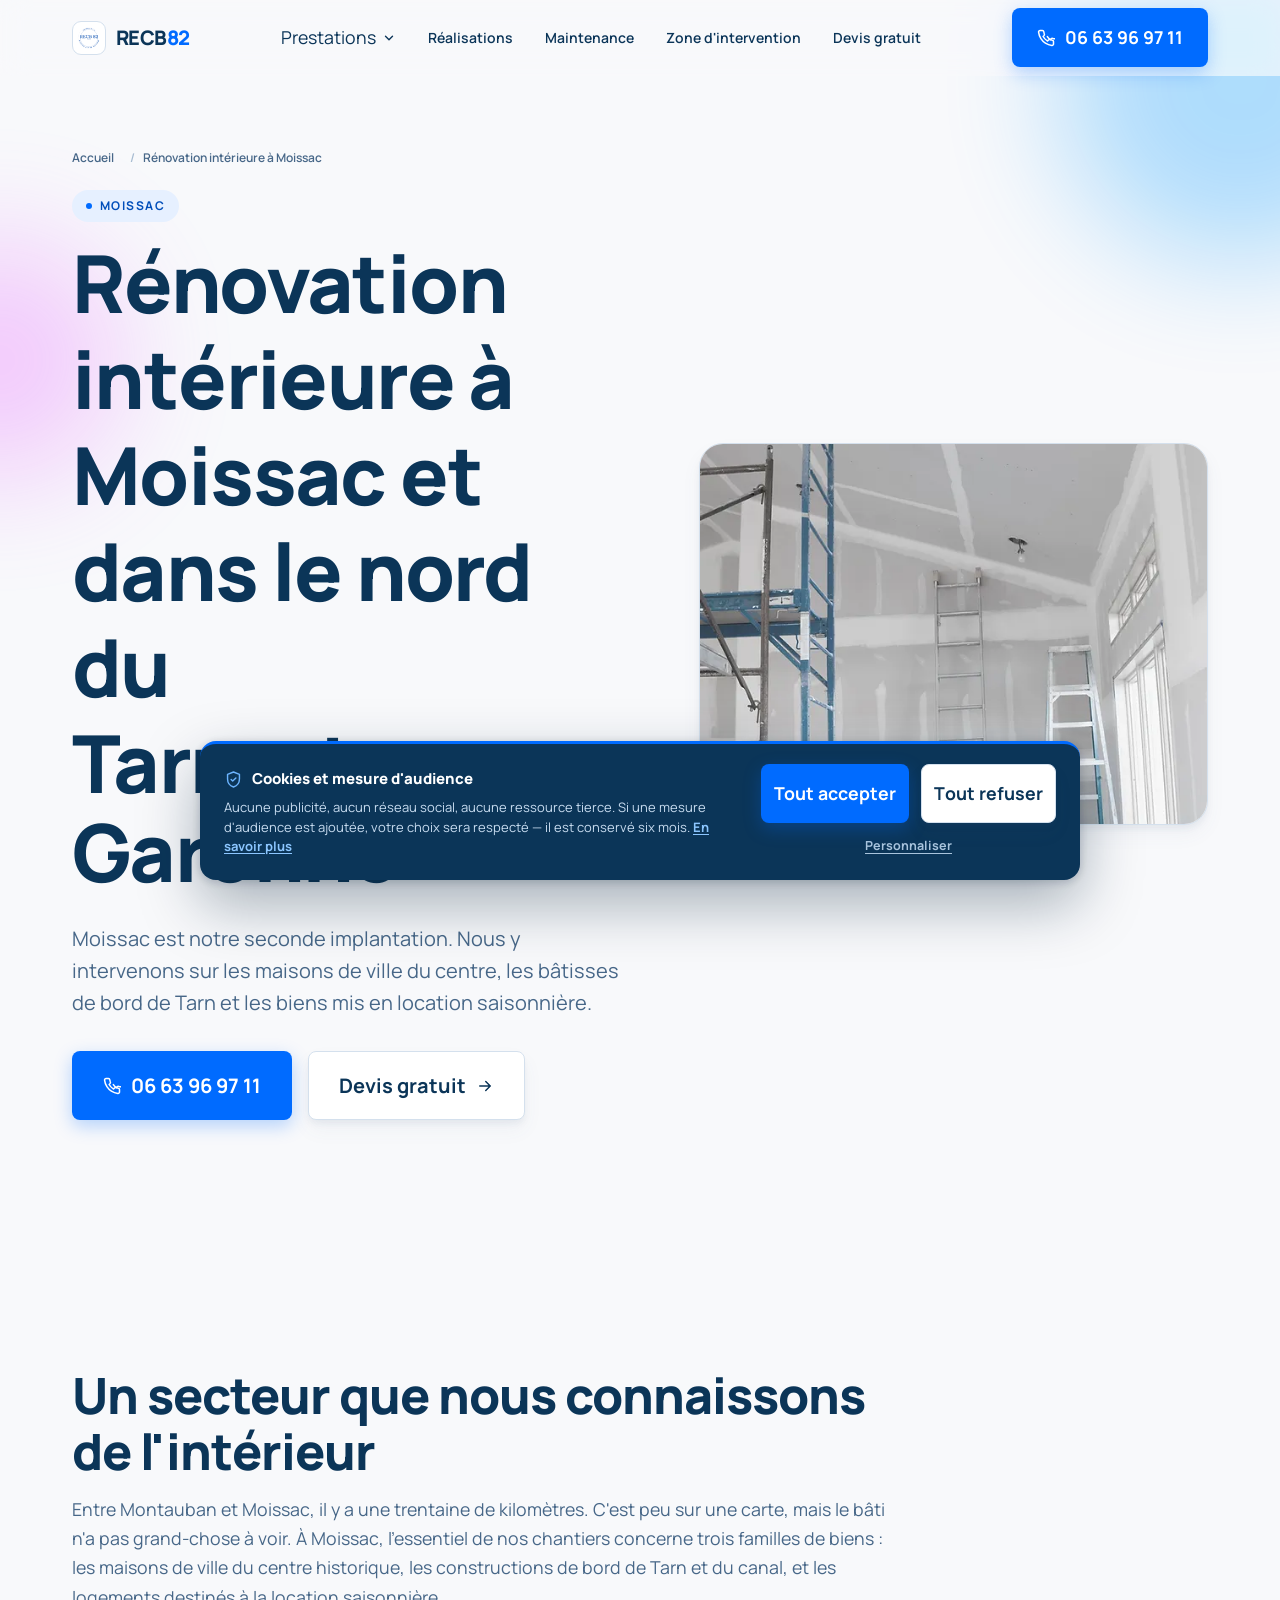
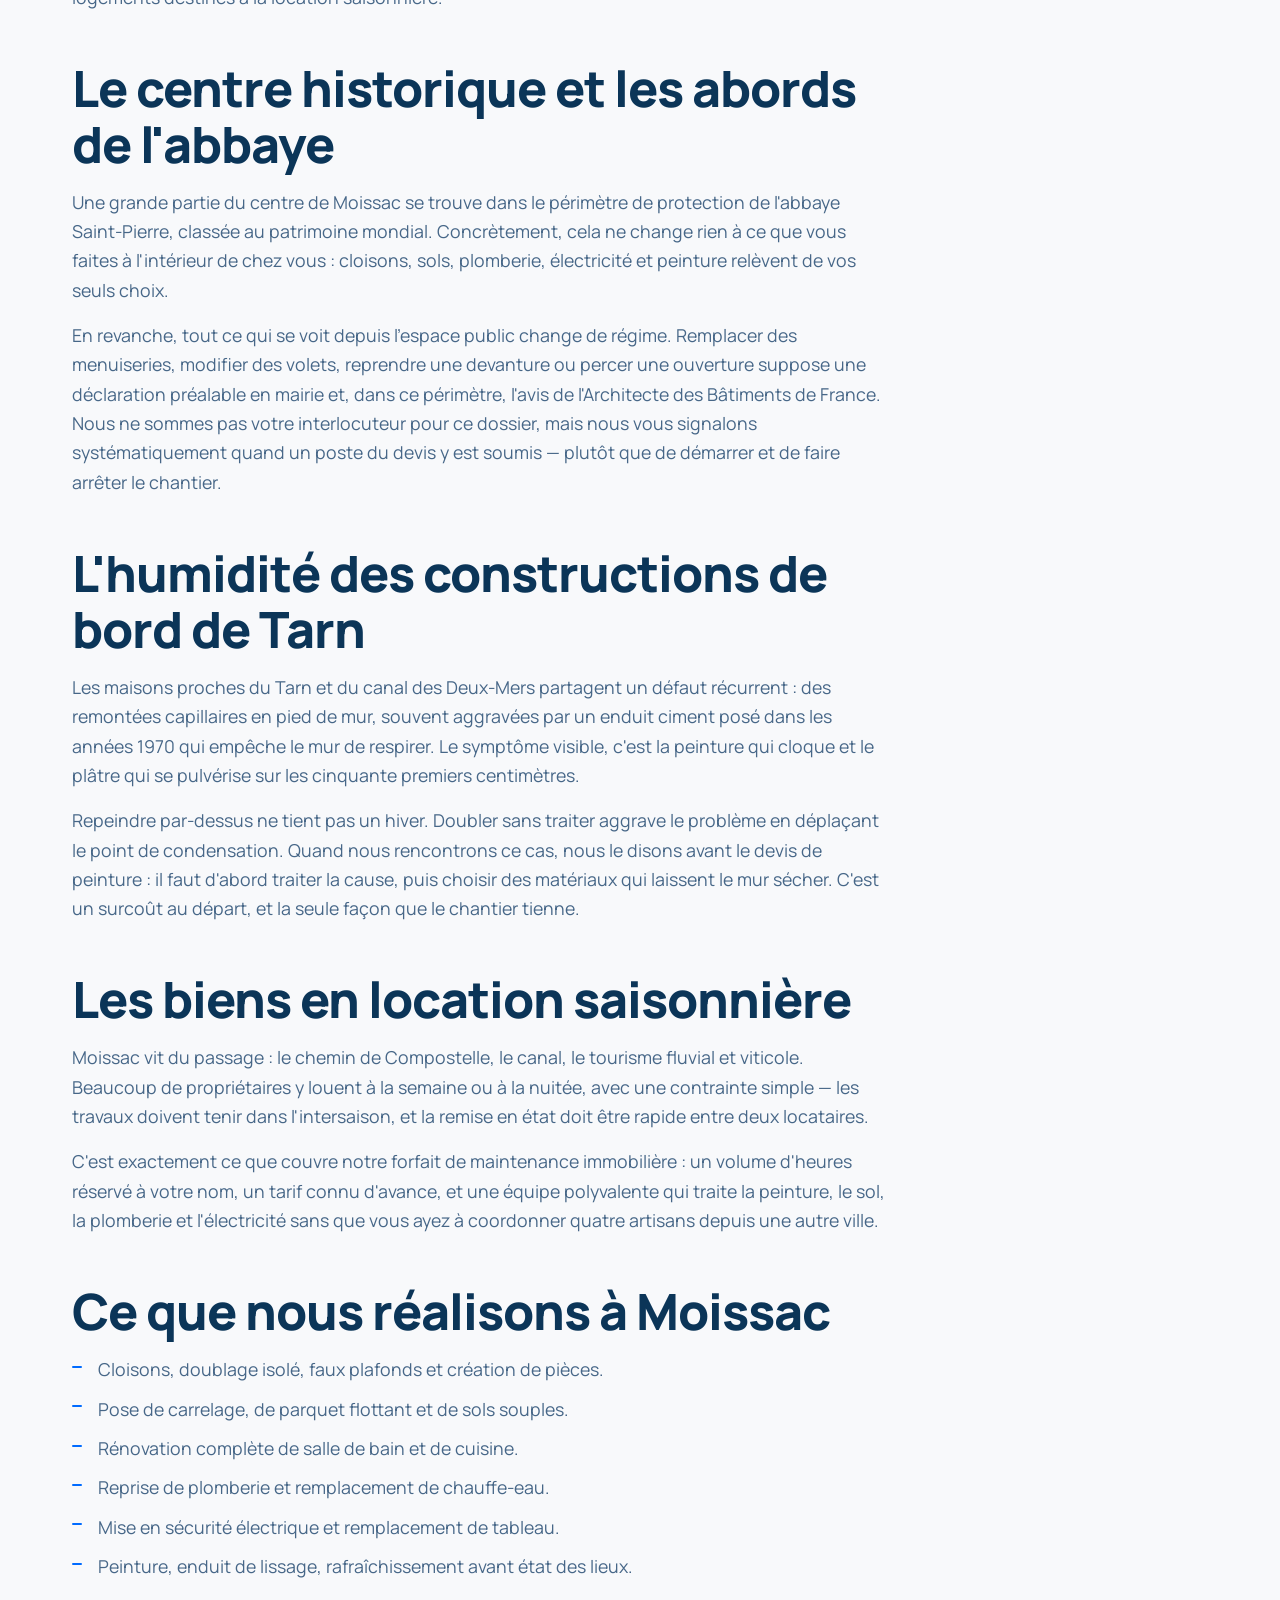
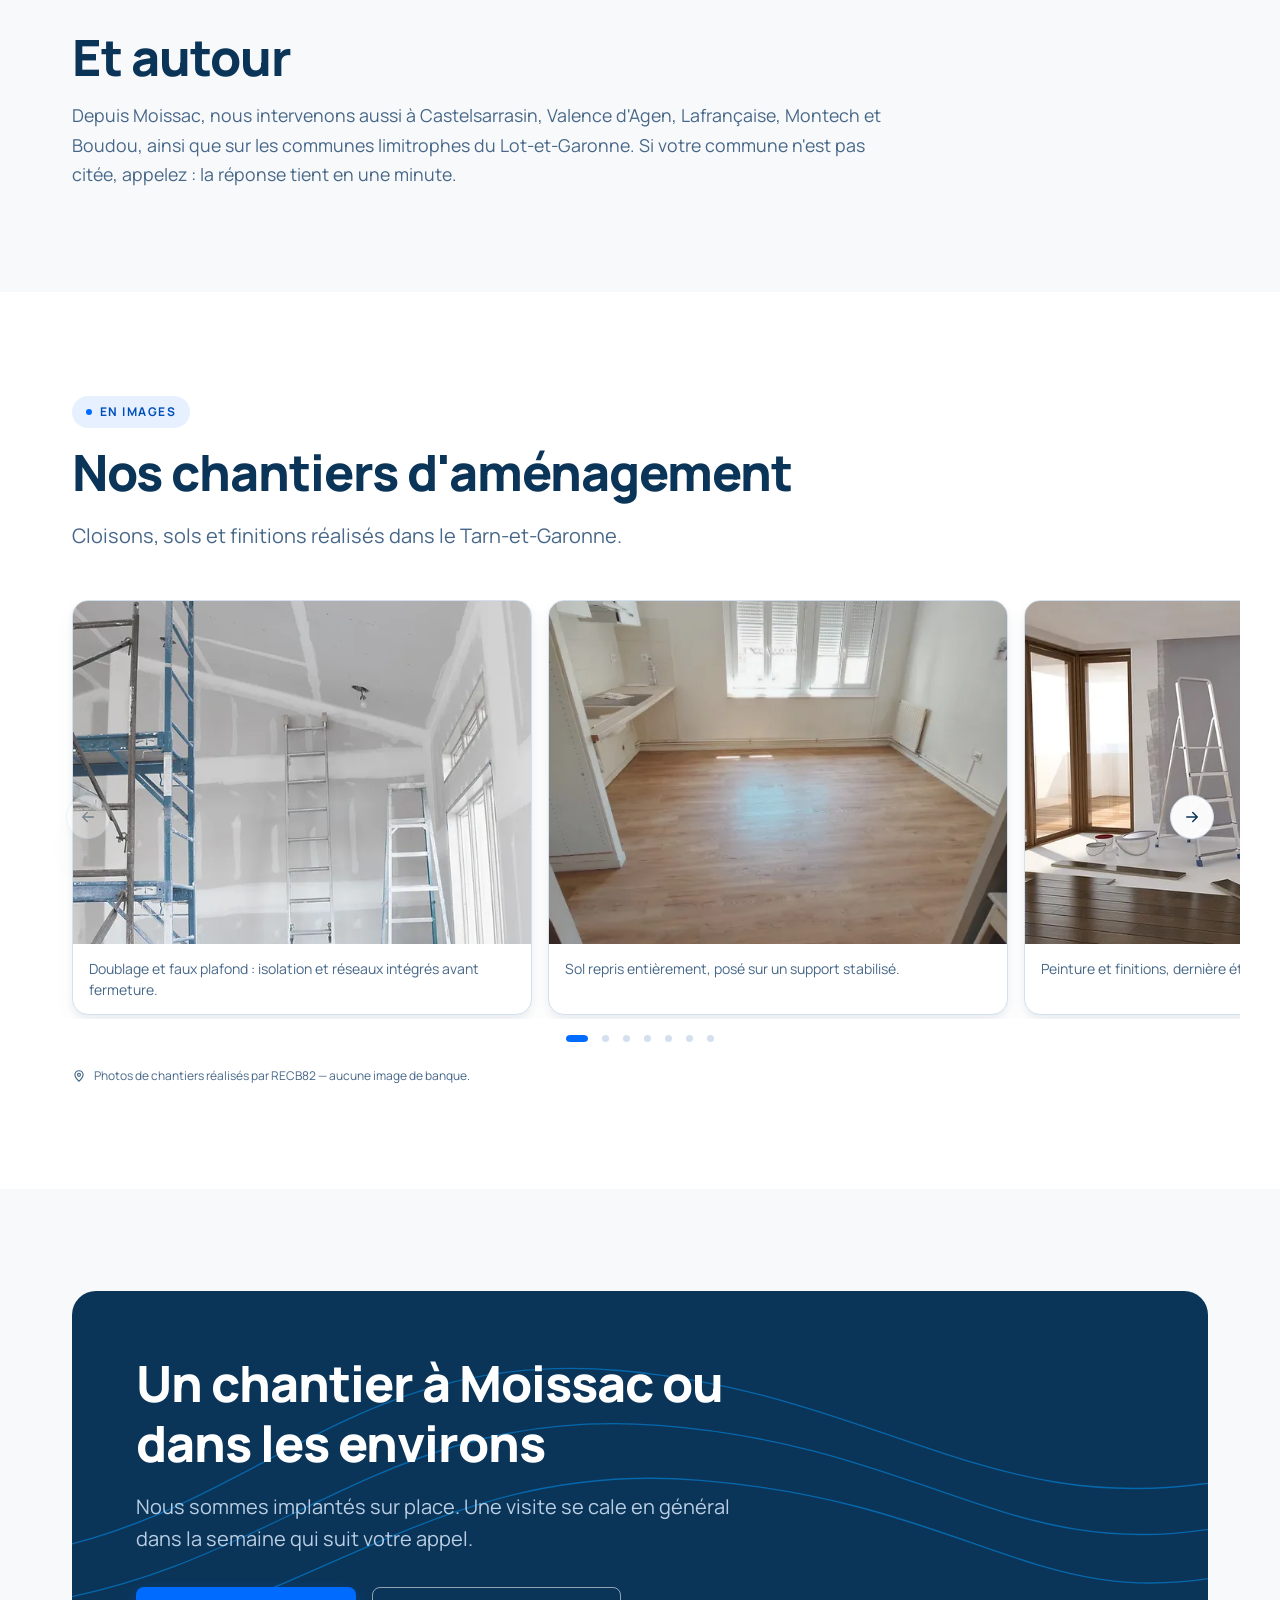
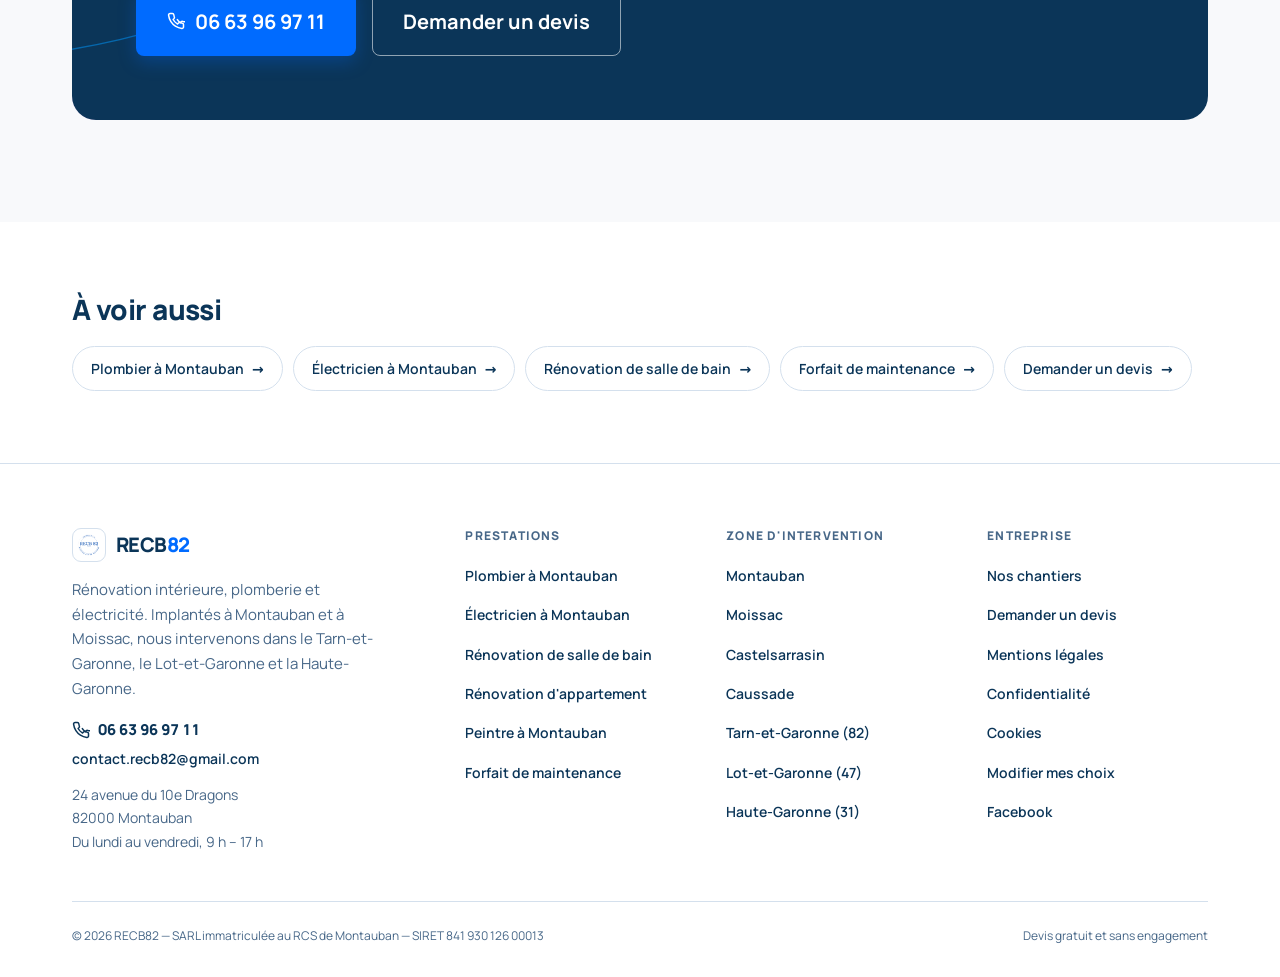
<file: renovation-interieure-moissac.html>
<!DOCTYPE html>
<html lang="fr">
<head>
  <meta charset="utf-8">
  <meta name="viewport" content="width=device-width, initial-scale=1">
  <title>Rénovation intérieure à Moissac — RECB82</title>
  <meta name="description" content="Rénovation intérieure à Moissac : cloisons, sols, plomberie, électricité et peinture. Seconde implantation de RECB82. Devis gratuit. 06 63 96 97 11.">
  <link rel="canonical" href="https://www.recb82.com/renovation-interieure-moissac">
  <meta property="og:type" content="website">
  <meta property="og:locale" content="fr_FR">
  <meta property="og:site_name" content="RECB82">
  <meta property="og:title" content="Rénovation intérieure à Moissac — RECB82">
  <meta property="og:description" content="Rénovation intérieure à Moissac : cloisons, sols, plomberie, électricité et peinture. Seconde implantation de RECB82. Devis gratuit. 06 63 96 97 11.">
  <meta property="og:url" content="https://www.recb82.com/renovation-interieure-moissac">
  <meta name="theme-color" content="#f8f9fb">
  <link rel="icon" href="/favicon.svg" type="image/svg+xml">
  <link rel="preload" href="/assets/fonts/manrope-latin.woff2" as="font" type="font/woff2" crossorigin>
  <!-- CSS critique en ligne : la page s'affiche sans attendre la feuille complète.
       Reproduit tel quel sur chaque page, voir README avant de le modifier. -->
  <style>:root{--ink:#0b3558;--blue:#006bff;--blue-dark:#0056cc;--slate:#476788;--mist:#a6bbd1;--cloud:#f8f9fb;--paper:#fff;--pebble:#f0f3f8;--hairline:#d4e0ed;--cobalt:#004eba;--magenta:#e55cff;--cyan:#0099ff;--font:'Manrope',ui-sans-serif,system-ui,-apple-system,'Segoe UI',Roboto,sans-serif;--t-caption:12px;--t-small:14px;--t-body:clamp(16px,.95rem + .2vw,18px);--t-lead:clamp(17px,1rem + .5vw,20px);--t-h1:clamp(30px,1.3rem + 4.6vw,68px);--t-display:clamp(34px,1.4rem + 5.4vw,80px);--s-1:8px;--s-2:16px;--s-3:24px;--s-4:32px;--s-5:40px;--r-btn:8px;--r-pill:9999px;--max:1200px;--gutter:clamp(16px,4vw,32px);--header-h:64px;--ease-out:cubic-bezier(.16,1,.3,1)}
@font-face{font-family:'Manrope';font-style:normal;font-weight:400 800;font-display:swap;src:url('/assets/fonts/manrope-latin.woff2') format('woff2');unicode-range:U+0000-00FF,U+0131,U+0152-0153,U+02BB-02BC,U+02C6,U+02DA,U+02DC,U+0304,U+0308,U+0329,U+2000-206F,U+20AC,U+2122,U+2191,U+2193,U+2212,U+2215,U+FEFF,U+FFFD}
@font-face{font-family:'Manrope';font-style:normal;font-weight:400 800;font-display:swap;src:url('/assets/fonts/manrope-latin-ext.woff2') format('woff2');unicode-range:U+0100-02BA,U+02BD-02C5,U+02C7-02CC,U+02CE-02D7,U+02DD-02FF,U+0304,U+0308,U+0329,U+1D00-1DBF,U+1E00-1E9F,U+1EF2-1EFF,U+2020,U+20A0-20AB,U+20AD-20C0,U+2113,U+2C60-2C7F,U+A720-A7FF}
*,*::before,*::after{box-sizing:border-box}*{margin:0}
html{-webkit-text-size-adjust:100%}
body{font-family:var(--font);font-size:var(--t-body);line-height:1.65;color:var(--ink);background:var(--cloud);-webkit-font-smoothing:antialiased;overflow-x:hidden;padding-bottom:calc(64px + env(safe-area-inset-bottom))}
img,svg{display:block;max-width:100%;height:auto}
a{color:inherit;text-decoration:none}ul{list-style:none;padding:0}
button{background:none;border:0;cursor:pointer;font:inherit;color:inherit}
h1{font-size:var(--t-h1);font-weight:800;line-height:1.12;letter-spacing:-.02em}
p{color:var(--slate)}
.wrap{width:100%;max-width:var(--max);margin-inline:auto;padding-inline:var(--gutter)}
.header{position:fixed;top:0;left:0;right:0;z-index:110;height:var(--header-h);display:flex;align-items:center;background:rgba(248,249,251,.72);backdrop-filter:blur(14px) saturate(160%);-webkit-backdrop-filter:blur(14px) saturate(160%);border-bottom:1px solid transparent}
.header__inner{display:flex;align-items:center;justify-content:space-between;gap:var(--s-2);width:100%}
.logo{display:inline-flex;align-items:center;gap:10px;font-weight:800;letter-spacing:-.03em;font-size:20px}
.logo__mark{width:34px;height:34px;border-radius:9px;flex:none;background:var(--ink);color:var(--paper);display:grid;place-items:center;font-size:13px;font-weight:800;letter-spacing:0}
.logo__82{color:var(--blue)}
.nav{display:none}.header__cta{display:none;align-items:center;gap:var(--s-1)}
.burger{width:44px;height:44px;display:grid;place-items:center;border-radius:var(--r-btn);border:1px solid var(--hairline);background:var(--paper)}
.burger__box{position:relative;width:20px;height:14px}
.burger__box span{position:absolute;left:0;height:2px;width:100%;border-radius:2px;background:var(--ink)}
.burger__box span:nth-child(1){top:0}.burger__box span:nth-child(2){top:6px;width:70%}.burger__box span:nth-child(3){top:12px}
.btn{position:relative;display:inline-flex;align-items:center;justify-content:center;gap:10px;padding:14px 24px;font-size:var(--t-body);font-weight:700;border-radius:var(--r-btn);border:1px solid transparent;white-space:nowrap;overflow:hidden;isolation:isolate}
.btn--primary{background:var(--blue);color:var(--paper);box-shadow:0 6px 18px rgba(0,107,255,.28)}
.btn--dark{background:var(--ink);color:var(--paper)}
.btn--ghost{background:var(--paper);color:var(--ink);border-color:var(--hairline)}
.btn--lg{padding:17px 30px;font-size:var(--t-lead)}
.btn-row{display:flex;flex-wrap:wrap;gap:var(--s-2)}
.lead{font-size:var(--t-lead);line-height:1.6;color:var(--slate)}
.hero{position:relative;isolation:isolate;padding-top:calc(var(--header-h) + clamp(24px,6vw,72px));padding-bottom:clamp(48px,8vw,96px);overflow:hidden}
.hero__grid{display:grid;gap:clamp(40px,6vw,64px);align-items:center}
.hero h1{margin-bottom:var(--s-3);font-size:var(--t-display)}
.hero .lead{margin-bottom:var(--s-4);max-width:54ch}
.hero__badges{display:flex;flex-wrap:wrap;gap:8px;margin-bottom:var(--s-3)}
.eyebrow{display:inline-flex;align-items:center;gap:8px;font-size:var(--t-caption);font-weight:700;letter-spacing:.12em;text-transform:uppercase;color:var(--cobalt);background:#e6f0ff;padding:6px 14px;border-radius:var(--r-pill)}
.blob{position:absolute;border-radius:50%;filter:blur(60px);opacity:.14;pointer-events:none;z-index:-1}.logo__mark{background:#fff;border:1px solid var(--hairline);padding:3px;overflow:hidden}.logo__mark img{width:100%;height:100%;object-fit:contain}.hero--photo{position:relative;display:grid;grid-template-rows:auto 1fr;padding-top:var(--header-h);padding-bottom:clamp(28px,5vw,64px);background:#061f37;overflow:hidden;isolation:isolate;color:#fff}.hero__ba{position:relative;aspect-ratio:4/3;--pos:0%}.hero__ba img{position:absolute;inset:0;width:100%;height:100%;object-fit:cover;object-position:50% 62%}.hero__after{position:absolute;inset:0;clip-path:inset(0 0 0 var(--pos))}.hero__scrim{display:none;position:absolute;inset:0;z-index:-1;pointer-events:none}.hero__content{position:relative;z-index:1;width:100%}.hero--photo h1{color:#fff;font-size:clamp(30px,1.4rem + 2.9vw,52px);margin-bottom:var(--s-3)}.hero__content{padding-block:clamp(26px,6vw,44px)}.hero--photo .lead{color:#d8e6f5;max-width:52ch;margin-bottom:var(--s-3)}.hero--photo .eyebrow{background:rgba(255,255,255,.14);color:#fff}.header--over:not(.is-stuck){background:linear-gradient(180deg,rgba(6,31,55,.55),transparent);backdrop-filter:none;-webkit-backdrop-filter:none}.header--over:not(.is-stuck) .nav__link,.header--over:not(.is-stuck) .logo{color:#fff}.header--over:not(.is-stuck) .burger{background:rgba(255,255,255,.14);border-color:rgba(255,255,255,.3)}.header--over:not(.is-stuck) .burger__box span{background:#fff}.js [data-reveal]{opacity:0;transform:translate3d(0,28px,0);filter:blur(6px);transition:opacity .8s var(--ease-out),transform .8s var(--ease-out),filter .8s var(--ease-out);transition-delay:var(--d,0ms)}
.js [data-reveal="left"]{transform:translate3d(-36px,0,0)}
.js [data-reveal="right"]{transform:translate3d(36px,0,0)}
.js [data-reveal="scale"]{transform:scale(.94)}
.js [data-reveal].is-in{opacity:1;transform:none;filter:none}
.js .callbar{transform:translateY(110%)}
@media(min-width:860px){.blob{opacity:.3}.hero__grid{grid-template-columns:1.05fr .95fr}.hero--photo{display:flex;align-items:center;min-height:min(90svh,800px);padding-top:calc(var(--header-h) + 24px)}.hero__ba{position:absolute;inset:0;z-index:-2;aspect-ratio:auto}.hero__content>div{max-width:620px}.hero__scrim{display:block;background:linear-gradient(95deg,rgba(6,31,55,.96) 0%,rgba(6,31,55,.9) 32%,rgba(6,31,55,.52) 52%,rgba(6,31,55,.1) 72%,rgba(6,31,55,.32) 100%),linear-gradient(180deg,rgba(6,31,55,.5) 0%,transparent 32%,rgba(6,31,55,.45) 100%)}}
@media(min-width:1000px){:root{--header-h:76px}body{padding-bottom:0}.nav{display:block}.header__cta{display:flex}.burger{display:none}}
@media(prefers-reduced-motion:reduce){.js [data-reveal]{opacity:1!important;transform:none!important;filter:none!important}.js .callbar{transform:none}}</style>
  <link rel="preload" href="/assets/css/styles.css" as="style" onload="this.rel='stylesheet';this.onload=null">
  <noscript><link rel="stylesheet" href="/assets/css/styles.css"></noscript>
  <script>document.documentElement.className+=' js'</script>
  <noscript><style>.burger{display:none}</style></noscript>
  <script type="application/ld+json">
  [
  {
    "@context": "https://schema.org",
    "@type": "GeneralContractor",
    "@id": "https://www.recb82.com/#entreprise",
    "name": "RECB82",
    "legalName": "RECB82",
    "description": "Renovation interieure a Moissac : cloisons, sols, plomberie, electricite, peinture. Seconde implantation de RECB82.",
    "url": "https://www.recb82.com/renovation-interieure-moissac",
    "telephone": "+33663969711",
    "email": "contact.recb82@gmail.com",
    "image": "https://www.recb82.com/favicon.svg",
    "priceRange": "$$",
    "currenciesAccepted": "EUR",
    "foundingDate": "2018-08-21",
    "address": {
      "@type": "PostalAddress",
      "streetAddress": "24 avenue du 10e Dragons",
      "postalCode": "82000",
      "addressLocality": "Montauban",
      "addressRegion": "Occitanie",
      "addressCountry": "FR"
    },
    "geo": { "@type": "GeoCoordinates", "latitude": 44.0181, "longitude": 1.3550 },
    "areaServed": [
      { "@type": "City", "name": "Montauban" },
      { "@type": "City", "name": "Moissac" },
      { "@type": "City", "name": "Castelsarrasin" },
      { "@type": "City", "name": "Caussade" },
      { "@type": "City", "name": "Negrepelisse" },
      { "@type": "City", "name": "Montech" },
      { "@type": "AdministrativeArea", "name": "Tarn-et-Garonne" },
      { "@type": "AdministrativeArea", "name": "Lot-et-Garonne" },
      { "@type": "AdministrativeArea", "name": "Haute-Garonne" }
    ],
    "openingHoursSpecification": [{
      "@type": "OpeningHoursSpecification",
      "dayOfWeek": ["Monday","Tuesday","Wednesday","Thursday","Friday"],
      "opens": "09:00",
      "closes": "17:00"
    }],
    "sameAs": ["https://www.facebook.com/Recb82-275847596385836"]
  },
  {"@context":"https://schema.org","@type":"BreadcrumbList","itemListElement":[{"@type":"ListItem","position":1,"name":"Accueil","item":"https://www.recb82.com/"},{"@type":"ListItem","position":2,"name":"Rénovation intérieure à Moissac","item":"https://www.recb82.com/renovation-interieure-moissac"}]}
  ]
  </script>
</head>
<body>
<a class="skip-link" href="#main">Aller au contenu</a>
<div class="progress" aria-hidden="true"></div>
<header class="header">
  <div class="wrap header__inner">
    <a class="logo" href="/" aria-label="RECB82, accueil">
      <span class="logo__mark"><img src="/assets/img/logo-recb82-192.png" alt="" width="192" height="192" decoding="async"></span>
      <span>RECB<span class="logo__82">82</span></span>
    </a>
    <nav class="nav" aria-label="Navigation principale">
      <ul class="nav__list">
        <li class="nav__item nav__item--mega">
          <button class="nav__link nav__link--mega" type="button" aria-expanded="false" aria-controls="mega-prestations">Prestations <svg class="nav__chevron" width="14" height="14" viewBox="0 0 24 24" fill="none" stroke="currentColor" stroke-width="2.4" stroke-linecap="round" stroke-linejoin="round" aria-hidden="true"><path d="m6 9 6 6 6-6"/></svg></button>
      <div class="mega" id="mega-prestations">
        <div class="mega__inner">
        <div class="mega__col">
          <p class="mega__titre">Nos métiers</p>
          <ul class="mega__liste">
            <li style="--i:0">
              <a class="mega__link" href="/plombier-montauban">
                <span class="mega__icon" aria-hidden="true"><svg width="26" height="26" viewBox="0 0 24 24" fill="none" stroke="currentColor" stroke-width="1.8" stroke-linecap="round" stroke-linejoin="round" aria-hidden="true"><path d="M12 2.5S5.5 9.3 5.5 14a6.5 6.5 0 0 0 13 0c0-4.7-6.5-11.5-6.5-11.5Z"/><path d="M9.5 14.5a2.5 2.5 0 0 0 2.5 2.5"/></svg></span>
                <span class="mega__texte">
                  <span class="mega__nom">Plomberie</span>
                  <span class="mega__phrase">Fuites, chauffe-eau, réseaux et pièces humides</span>
                </span>
              </a>
            </li>
            <li style="--i:1">
              <a class="mega__link" href="/electricien-montauban">
                <span class="mega__icon" aria-hidden="true"><svg width="26" height="26" viewBox="0 0 24 24" fill="none" stroke="currentColor" stroke-width="1.8" stroke-linecap="round" stroke-linejoin="round" aria-hidden="true"><path d="M13.5 2 4 13.5h6.5L10 22l9.5-11.5H13l.5-8.5Z"/></svg></span>
                <span class="mega__texte">
                  <span class="mega__nom">Électricité</span>
                  <span class="mega__phrase">Tableaux, mise aux normes, points lumineux</span>
                </span>
              </a>
            </li>
            <li style="--i:2">
              <a class="mega__link" href="/peintre-montauban">
                <span class="mega__icon" aria-hidden="true"><svg width="26" height="26" viewBox="0 0 24 24" fill="none" stroke="currentColor" stroke-width="1.8" stroke-linecap="round" stroke-linejoin="round" aria-hidden="true"><rect x="3" y="3" width="13" height="6" rx="1.5"/><path d="M16 6h3.5A1.5 1.5 0 0 1 21 7.5V11a1.5 1.5 0 0 1-1.5 1.5H12"/><rect x="9.5" y="12.5" width="5" height="9" rx="1.5"/></svg></span>
                <span class="mega__texte">
                  <span class="mega__nom">Peinture et finitions</span>
                  <span class="mega__phrase">Murs, plafonds, enduits décoratifs</span>
                </span>
              </a>
            </li>
            <li style="--i:3">
              <a class="mega__link" href="/renovation-salle-de-bain-montauban">
                <span class="mega__icon" aria-hidden="true"><svg width="26" height="26" viewBox="0 0 24 24" fill="none" stroke="currentColor" stroke-width="1.8" stroke-linecap="round" stroke-linejoin="round" aria-hidden="true"><path d="M12 2.5 4.5 5.5v6c0 4.6 3.1 8.6 7.5 10 4.4-1.4 7.5-5.4 7.5-10v-6L12 2.5Z"/><path d="m9 12 2 2 4-4"/></svg></span>
                <span class="mega__texte">
                  <span class="mega__nom">Salle de bain</span>
                  <span class="mega__phrase">La pièce reprise entièrement, plomberie comprise</span>
                </span>
              </a>
            </li>
          </ul>
        </div>
        <div class="mega__col">
          <p class="mega__titre">Types de chantier</p>
          <ul class="mega__liste">
            <li style="--i:4">
              <a class="mega__link" href="/renovation-appartement-montauban">
                <span class="mega__icon" aria-hidden="true"><svg width="14" height="14" viewBox="0 0 24 24" fill="none" stroke="currentColor" stroke-width="2" stroke-linecap="round" stroke-linejoin="round" aria-hidden="true"><path d="M14.5 6.5a4 4 0 0 0 5 5l-9 9a2.8 2.8 0 0 1-4-4l9-9a4 4 0 0 0-1 1Z"/></svg></span>
                <span class="mega__texte">
                  <span class="mega__nom">Rénovation d'appartement</span>
                  <span class="mega__phrase">Remise en location, sols, cloisons et peinture</span>
                </span>
              </a>
            </li>
            <li style="--i:5">
              <a class="mega__link" href="/renovation-interieure-moissac" aria-current="page">
                <span class="mega__icon" aria-hidden="true"><svg width="26" height="26" viewBox="0 0 24 24" fill="none" stroke="currentColor" stroke-width="1.8" stroke-linecap="round" stroke-linejoin="round" aria-hidden="true"><path d="M12 21.5s7-6.4 7-11.5a7 7 0 1 0-14 0c0 5.1 7 11.5 7 11.5Z"/><circle cx="12" cy="10" r="2.6"/></svg></span>
                <span class="mega__texte">
                  <span class="mega__nom">Rénovation à Moissac</span>
                  <span class="mega__phrase">Aménagement, cloisons et finitions</span>
                </span>
              </a>
            </li>
            <li style="--i:6">
              <a class="mega__link" href="/realisations">
                <span class="mega__icon" aria-hidden="true"><svg width="26" height="26" viewBox="0 0 24 24" fill="none" stroke="currentColor" stroke-width="1.8" stroke-linecap="round" stroke-linejoin="round" aria-hidden="true"><rect x="3" y="4.5" width="18" height="15" rx="2.5"/><circle cx="8.5" cy="9.5" r="1.6"/><path d="m3.5 17 4.8-4.4a2 2 0 0 1 2.7 0l3 2.8m0 0 1.8-1.6a2 2 0 0 1 2.7 0l2 1.8"/></svg></span>
                <span class="mega__texte">
                  <span class="mega__nom">Nos réalisations</span>
                  <span class="mega__phrase">Les chantiers en détail, avant et après</span>
                </span>
              </a>
            </li>
            <li style="--i:7">
              <a class="mega__link" href="/#forfait">
                <span class="mega__icon" aria-hidden="true"><svg width="14" height="14" viewBox="0 0 24 24" fill="none" stroke="currentColor" stroke-width="2" stroke-linecap="round" stroke-linejoin="round" aria-hidden="true"><circle cx="12" cy="12" r="9"/><path d="M12 7v5l3.5 2"/></svg></span>
                <span class="mega__texte">
                  <span class="mega__nom">Forfait maintenance</span>
                  <span class="mega__phrase">Un artisan disponible à l'année</span>
                </span>
              </a>
            </li>
          </ul>
        </div>
        <div class="mega__col mega__col--encart">
          <p class="mega__titre">Où nous intervenons</p>
          <p class="mega__encart-texte">Montauban, Moissac, Castelsarrasin, Caussade et tout le Tarn-et-Garonne. Déplacement et devis gratuits.</p>
          <a class="btn btn--primary btn--block" href="/devis">Devis gratuit <svg width="18" height="18" viewBox="0 0 24 24" fill="none" stroke="currentColor" stroke-width="2" stroke-linecap="round" stroke-linejoin="round" aria-hidden="true"><path d="M5 12h14M13 6l6 6-6 6"/></svg></a>
          <a class="mega__tel" href="tel:+33663969711"><svg width="18" height="18" viewBox="0 0 24 24" fill="none" stroke="currentColor" stroke-width="2" stroke-linecap="round" stroke-linejoin="round" aria-hidden="true"><path d="M13.8 10.2a10.6 10.6 0 0 0 4 4l1.4-1.4a1.5 1.5 0 0 1 1.6-.3c1 .4 2.2.6 3.2.6v0"/><path d="M22 16.9v3a2 2 0 0 1-2.2 2 19.8 19.8 0 0 1-8.6-3.1 19.5 19.5 0 0 1-6-6A19.8 19.8 0 0 1 2.1 4.2 2 2 0 0 1 4.1 2h3a2 2 0 0 1 2 1.7c.1 1 .4 2 .7 2.9a2 2 0 0 1-.4 2.1L8.1 10a16 16 0 0 0 6 6l1.3-1.3a2 2 0 0 1 2.1-.5c1 .4 1.9.6 2.9.8a2 2 0 0 1 1.7 2Z"/></svg> 06 63 96 97 11</a>
          <p class="mega__horaires">Du lundi au vendredi, 9 h – 17 h</p>
        </div>
        </div>
      </div>
        </li>
        <li class="nav__item"><a class="nav__link" href="/realisations">Réalisations</a></li>
        <li class="nav__item"><a class="nav__link" href="/#forfait">Maintenance</a></li>
        <li class="nav__item"><a class="nav__link" href="/#zones">Zone d'intervention</a></li>
        <li class="nav__item"><a class="nav__link" href="/devis">Devis gratuit</a></li>
      </ul>
    </nav>
    <div class="header__cta">
      <a class="btn btn--primary" href="tel:+33663969711" data-magnetic="6"><svg width="18" height="18" viewBox="0 0 24 24" fill="none" stroke="currentColor" stroke-width="2" stroke-linecap="round" stroke-linejoin="round" aria-hidden="true"><path d="M13.8 10.2a10.6 10.6 0 0 0 4 4l1.4-1.4a1.5 1.5 0 0 1 1.6-.3c1 .4 2.2.6 3.2.6v0"/><path d="M22 16.9v3a2 2 0 0 1-2.2 2 19.8 19.8 0 0 1-8.6-3.1 19.5 19.5 0 0 1-6-6A19.8 19.8 0 0 1 2.1 4.2 2 2 0 0 1 4.1 2h3a2 2 0 0 1 2 1.7c.1 1 .4 2 .7 2.9a2 2 0 0 1-.4 2.1L8.1 10a16 16 0 0 0 6 6l1.3-1.3a2 2 0 0 1 2.1-.5c1 .4 1.9.6 2.9.8a2 2 0 0 1 1.7 2Z"/></svg> 06 63 96 97 11</a>
    </div>
    <button class="burger" type="button" aria-expanded="false" aria-controls="menu" aria-label="Ouvrir le menu">
      <span class="burger__box" aria-hidden="true"><span></span><span></span><span></span></span>
    </button>
  </div>
</header>

<div class="drawer" id="menu">
  <nav class="drawer__list" aria-label="Menu mobile">
      <p class="drawer__titre">Nos métiers</p>
      <a class="drawer__link" href="/plombier-montauban"><span class="drawer__icon" aria-hidden="true"><svg width="26" height="26" viewBox="0 0 24 24" fill="none" stroke="currentColor" stroke-width="1.8" stroke-linecap="round" stroke-linejoin="round" aria-hidden="true"><path d="M12 2.5S5.5 9.3 5.5 14a6.5 6.5 0 0 0 13 0c0-4.7-6.5-11.5-6.5-11.5Z"/><path d="M9.5 14.5a2.5 2.5 0 0 0 2.5 2.5"/></svg></span><span class="drawer__texte"><span class="drawer__nom">Plomberie</span><span class="drawer__phrase">Fuites, chauffe-eau, réseaux et pièces humides</span></span><svg width="22" height="22" viewBox="0 0 24 24" fill="none" stroke="currentColor" stroke-width="2" stroke-linecap="round" stroke-linejoin="round" aria-hidden="true"><path d="M5 12h14M13 6l6 6-6 6"/></svg></a>
      <a class="drawer__link" href="/electricien-montauban"><span class="drawer__icon" aria-hidden="true"><svg width="26" height="26" viewBox="0 0 24 24" fill="none" stroke="currentColor" stroke-width="1.8" stroke-linecap="round" stroke-linejoin="round" aria-hidden="true"><path d="M13.5 2 4 13.5h6.5L10 22l9.5-11.5H13l.5-8.5Z"/></svg></span><span class="drawer__texte"><span class="drawer__nom">Électricité</span><span class="drawer__phrase">Tableaux, mise aux normes, points lumineux</span></span><svg width="22" height="22" viewBox="0 0 24 24" fill="none" stroke="currentColor" stroke-width="2" stroke-linecap="round" stroke-linejoin="round" aria-hidden="true"><path d="M5 12h14M13 6l6 6-6 6"/></svg></a>
      <a class="drawer__link" href="/peintre-montauban"><span class="drawer__icon" aria-hidden="true"><svg width="26" height="26" viewBox="0 0 24 24" fill="none" stroke="currentColor" stroke-width="1.8" stroke-linecap="round" stroke-linejoin="round" aria-hidden="true"><rect x="3" y="3" width="13" height="6" rx="1.5"/><path d="M16 6h3.5A1.5 1.5 0 0 1 21 7.5V11a1.5 1.5 0 0 1-1.5 1.5H12"/><rect x="9.5" y="12.5" width="5" height="9" rx="1.5"/></svg></span><span class="drawer__texte"><span class="drawer__nom">Peinture et finitions</span><span class="drawer__phrase">Murs, plafonds, enduits décoratifs</span></span><svg width="22" height="22" viewBox="0 0 24 24" fill="none" stroke="currentColor" stroke-width="2" stroke-linecap="round" stroke-linejoin="round" aria-hidden="true"><path d="M5 12h14M13 6l6 6-6 6"/></svg></a>
      <a class="drawer__link" href="/renovation-salle-de-bain-montauban"><span class="drawer__icon" aria-hidden="true"><svg width="26" height="26" viewBox="0 0 24 24" fill="none" stroke="currentColor" stroke-width="1.8" stroke-linecap="round" stroke-linejoin="round" aria-hidden="true"><path d="M12 2.5 4.5 5.5v6c0 4.6 3.1 8.6 7.5 10 4.4-1.4 7.5-5.4 7.5-10v-6L12 2.5Z"/><path d="m9 12 2 2 4-4"/></svg></span><span class="drawer__texte"><span class="drawer__nom">Salle de bain</span><span class="drawer__phrase">La pièce reprise entièrement, plomberie comprise</span></span><svg width="22" height="22" viewBox="0 0 24 24" fill="none" stroke="currentColor" stroke-width="2" stroke-linecap="round" stroke-linejoin="round" aria-hidden="true"><path d="M5 12h14M13 6l6 6-6 6"/></svg></a>
      <p class="drawer__titre">Types de chantier</p>
      <a class="drawer__link" href="/renovation-appartement-montauban"><span class="drawer__icon" aria-hidden="true"><svg width="14" height="14" viewBox="0 0 24 24" fill="none" stroke="currentColor" stroke-width="2" stroke-linecap="round" stroke-linejoin="round" aria-hidden="true"><path d="M14.5 6.5a4 4 0 0 0 5 5l-9 9a2.8 2.8 0 0 1-4-4l9-9a4 4 0 0 0-1 1Z"/></svg></span><span class="drawer__texte"><span class="drawer__nom">Rénovation d'appartement</span><span class="drawer__phrase">Remise en location, sols, cloisons et peinture</span></span><svg width="22" height="22" viewBox="0 0 24 24" fill="none" stroke="currentColor" stroke-width="2" stroke-linecap="round" stroke-linejoin="round" aria-hidden="true"><path d="M5 12h14M13 6l6 6-6 6"/></svg></a>
      <a class="drawer__link" href="/renovation-interieure-moissac"><span class="drawer__icon" aria-hidden="true"><svg width="26" height="26" viewBox="0 0 24 24" fill="none" stroke="currentColor" stroke-width="1.8" stroke-linecap="round" stroke-linejoin="round" aria-hidden="true"><path d="M12 21.5s7-6.4 7-11.5a7 7 0 1 0-14 0c0 5.1 7 11.5 7 11.5Z"/><circle cx="12" cy="10" r="2.6"/></svg></span><span class="drawer__texte"><span class="drawer__nom">Rénovation à Moissac</span><span class="drawer__phrase">Aménagement, cloisons et finitions</span></span><svg width="22" height="22" viewBox="0 0 24 24" fill="none" stroke="currentColor" stroke-width="2" stroke-linecap="round" stroke-linejoin="round" aria-hidden="true"><path d="M5 12h14M13 6l6 6-6 6"/></svg></a>
      <a class="drawer__link" href="/realisations"><span class="drawer__icon" aria-hidden="true"><svg width="26" height="26" viewBox="0 0 24 24" fill="none" stroke="currentColor" stroke-width="1.8" stroke-linecap="round" stroke-linejoin="round" aria-hidden="true"><rect x="3" y="4.5" width="18" height="15" rx="2.5"/><circle cx="8.5" cy="9.5" r="1.6"/><path d="m3.5 17 4.8-4.4a2 2 0 0 1 2.7 0l3 2.8m0 0 1.8-1.6a2 2 0 0 1 2.7 0l2 1.8"/></svg></span><span class="drawer__texte"><span class="drawer__nom">Nos réalisations</span><span class="drawer__phrase">Les chantiers en détail, avant et après</span></span><svg width="22" height="22" viewBox="0 0 24 24" fill="none" stroke="currentColor" stroke-width="2" stroke-linecap="round" stroke-linejoin="round" aria-hidden="true"><path d="M5 12h14M13 6l6 6-6 6"/></svg></a>
      <a class="drawer__link" href="/#forfait"><span class="drawer__icon" aria-hidden="true"><svg width="14" height="14" viewBox="0 0 24 24" fill="none" stroke="currentColor" stroke-width="2" stroke-linecap="round" stroke-linejoin="round" aria-hidden="true"><circle cx="12" cy="12" r="9"/><path d="M12 7v5l3.5 2"/></svg></span><span class="drawer__texte"><span class="drawer__nom">Forfait maintenance</span><span class="drawer__phrase">Un artisan disponible à l'année</span></span><svg width="22" height="22" viewBox="0 0 24 24" fill="none" stroke="currentColor" stroke-width="2" stroke-linecap="round" stroke-linejoin="round" aria-hidden="true"><path d="M5 12h14M13 6l6 6-6 6"/></svg></a>
      <p class="drawer__titre">Le reste</p>
      <a class="drawer__link drawer__link--simple" href="/realisations">Réalisations <svg width="22" height="22" viewBox="0 0 24 24" fill="none" stroke="currentColor" stroke-width="2" stroke-linecap="round" stroke-linejoin="round" aria-hidden="true"><path d="M5 12h14M13 6l6 6-6 6"/></svg></a>
      <a class="drawer__link drawer__link--simple" href="/#forfait">Maintenance <svg width="22" height="22" viewBox="0 0 24 24" fill="none" stroke="currentColor" stroke-width="2" stroke-linecap="round" stroke-linejoin="round" aria-hidden="true"><path d="M5 12h14M13 6l6 6-6 6"/></svg></a>
      <a class="drawer__link drawer__link--simple" href="/#zones">Zone d'intervention <svg width="22" height="22" viewBox="0 0 24 24" fill="none" stroke="currentColor" stroke-width="2" stroke-linecap="round" stroke-linejoin="round" aria-hidden="true"><path d="M5 12h14M13 6l6 6-6 6"/></svg></a>
      <a class="drawer__link drawer__link--simple" href="/devis">Devis gratuit <svg width="22" height="22" viewBox="0 0 24 24" fill="none" stroke="currentColor" stroke-width="2" stroke-linecap="round" stroke-linejoin="round" aria-hidden="true"><path d="M5 12h14M13 6l6 6-6 6"/></svg></a>
  </nav>
  <div class="drawer__foot stack">
    <a class="btn btn--primary btn--lg btn--block" href="tel:+33663969711"><svg width="18" height="18" viewBox="0 0 24 24" fill="none" stroke="currentColor" stroke-width="2" stroke-linecap="round" stroke-linejoin="round" aria-hidden="true"><path d="M13.8 10.2a10.6 10.6 0 0 0 4 4l1.4-1.4a1.5 1.5 0 0 1 1.6-.3c1 .4 2.2.6 3.2.6v0"/><path d="M22 16.9v3a2 2 0 0 1-2.2 2 19.8 19.8 0 0 1-8.6-3.1 19.5 19.5 0 0 1-6-6A19.8 19.8 0 0 1 2.1 4.2 2 2 0 0 1 4.1 2h3a2 2 0 0 1 2 1.7c.1 1 .4 2 .7 2.9a2 2 0 0 1-.4 2.1L8.1 10a16 16 0 0 0 6 6l1.3-1.3a2 2 0 0 1 2.1-.5c1 .4 1.9.6 2.9.8a2 2 0 0 1 1.7 2Z"/></svg> 06 63 96 97 11</a>
    <a class="btn btn--ghost btn--block" href="/devis">Demander un devis gratuit</a>
    <p style="font-size:14px">Du lundi au vendredi, 9 h – 17 h.<br>24 avenue du 10e Dragons, 82000 Montauban.</p>
  </div>
</div>

<div class="callbar">
  <a class="btn btn--primary" href="tel:+33663969711"><svg width="18" height="18" viewBox="0 0 24 24" fill="none" stroke="currentColor" stroke-width="2" stroke-linecap="round" stroke-linejoin="round" aria-hidden="true"><path d="M13.8 10.2a10.6 10.6 0 0 0 4 4l1.4-1.4a1.5 1.5 0 0 1 1.6-.3c1 .4 2.2.6 3.2.6v0"/><path d="M22 16.9v3a2 2 0 0 1-2.2 2 19.8 19.8 0 0 1-8.6-3.1 19.5 19.5 0 0 1-6-6A19.8 19.8 0 0 1 2.1 4.2 2 2 0 0 1 4.1 2h3a2 2 0 0 1 2 1.7c.1 1 .4 2 .7 2.9a2 2 0 0 1-.4 2.1L8.1 10a16 16 0 0 0 6 6l1.3-1.3a2 2 0 0 1 2.1-.5c1 .4 1.9.6 2.9.8a2 2 0 0 1 1.7 2Z"/></svg> Appeler</a>
  <a class="btn btn--ghost" href="/devis">Devis gratuit</a>
</div>
<main id="main">
  <section class="hero">
    <div class="blob blob--cyan blob--float" style="width:360px;height:360px;top:-100px;right:-140px" data-speed="0.06"></div>
    <div class="blob blob--magenta blob--float" style="width:240px;height:240px;top:240px;left:-120px;animation-delay:-4s" data-speed="0.09"></div>
    <div class="wrap hero__grid">
      <div>
        <div style="margin-bottom:20px"><nav aria-label="Fil d'Ariane"><ol class="crumbs">
      <li><a href="/">Accueil</a></li>
      <li><span aria-current="page">Rénovation intérieure à Moissac</span></li>
    </ol></nav></div>
        <span class="eyebrow">Moissac</span>
        <h1 style="margin:16px 0 20px" data-split>Rénovation intérieure à Moissac et dans le nord du Tarn-et-Garonne</h1>
        <p class="lead" data-reveal style="--d:200ms">Moissac est notre seconde implantation. Nous y intervenons sur les maisons de ville du centre, les bâtisses de bord de Tarn et les biens mis en location saisonnière.</p>
        <div class="btn-row" data-reveal style="--d:300ms">
          <a class="btn btn--primary btn--lg" href="tel:+33663969711" data-magnetic="10"><svg width="18" height="18" viewBox="0 0 24 24" fill="none" stroke="currentColor" stroke-width="2" stroke-linecap="round" stroke-linejoin="round" aria-hidden="true"><path d="M13.8 10.2a10.6 10.6 0 0 0 4 4l1.4-1.4a1.5 1.5 0 0 1 1.6-.3c1 .4 2.2.6 3.2.6v0"/><path d="M22 16.9v3a2 2 0 0 1-2.2 2 19.8 19.8 0 0 1-8.6-3.1 19.5 19.5 0 0 1-6-6A19.8 19.8 0 0 1 2.1 4.2 2 2 0 0 1 4.1 2h3a2 2 0 0 1 2 1.7c.1 1 .4 2 .7 2.9a2 2 0 0 1-.4 2.1L8.1 10a16 16 0 0 0 6 6l1.3-1.3a2 2 0 0 1 2.1-.5c1 .4 1.9.6 2.9.8a2 2 0 0 1 1.7 2Z"/></svg> 06 63 96 97 11</a>
          <a class="btn btn--ghost btn--lg" href="/devis">Devis gratuit <svg width="18" height="18" viewBox="0 0 24 24" fill="none" stroke="currentColor" stroke-width="2" stroke-linecap="round" stroke-linejoin="round" aria-hidden="true"><path d="M5 12h14M13 6l6 6-6 6"/></svg></a>
        </div>
      </div>
      <div data-reveal="right"><div class="card" style="padding:0;overflow:hidden">
          <img src="/assets/img/service-amenagement-900.webp"
               srcset="/assets/img/service-amenagement-600.webp 600w, /assets/img/service-amenagement-900.webp 900w"
               sizes="(min-width: 860px) 46vw, 92vw"
               width="900" height="675" loading="lazy" decoding="async"
               alt="Doublage et faux plafond en cours de pose sur un chantier d'aménagement intérieur" style="display:block;width:100%;height:auto">
        </div></div>
    </div>
  </section>
  <section class="section">
    <div class="wrap">
      <div class="prose measure" style="max-width:74ch" data-reveal>
        <h2>Un secteur que nous connaissons de l'intérieur</h2>
        <p>Entre Montauban et Moissac, il y a une trentaine de kilomètres. C'est peu sur une carte, mais le bâti n'a pas grand-chose à voir. À Moissac, l'essentiel de nos chantiers concerne trois familles de biens : les maisons de ville du centre historique, les constructions de bord de Tarn et du canal, et les logements destinés à la location saisonnière.</p>

        <h2>Le centre historique et les abords de l'abbaye</h2>
        <p>Une grande partie du centre de Moissac se trouve dans le périmètre de protection de l'abbaye Saint-Pierre, classée au patrimoine mondial. Concrètement, cela ne change rien à ce que vous faites à l'intérieur de chez vous : cloisons, sols, plomberie, électricité et peinture relèvent de vos seuls choix.</p>
        <p>En revanche, tout ce qui se voit depuis l'espace public change de régime. Remplacer des menuiseries, modifier des volets, reprendre une devanture ou percer une ouverture suppose une déclaration préalable en mairie et, dans ce périmètre, l'avis de l'Architecte des Bâtiments de France. Nous ne sommes pas votre interlocuteur pour ce dossier, mais nous vous signalons systématiquement quand un poste du devis y est soumis — plutôt que de démarrer et de faire arrêter le chantier.</p>

        <h2>L'humidité des constructions de bord de Tarn</h2>
        <p>Les maisons proches du Tarn et du canal des Deux-Mers partagent un défaut récurrent : des remontées capillaires en pied de mur, souvent aggravées par un enduit ciment posé dans les années 1970 qui empêche le mur de respirer. Le symptôme visible, c'est la peinture qui cloque et le plâtre qui se pulvérise sur les cinquante premiers centimètres.</p>
        <p>Repeindre par-dessus ne tient pas un hiver. Doubler sans traiter aggrave le problème en déplaçant le point de condensation. Quand nous rencontrons ce cas, nous le disons avant le devis de peinture : il faut d'abord traiter la cause, puis choisir des matériaux qui laissent le mur sécher. C'est un surcoût au départ, et la seule façon que le chantier tienne.</p>

        <h2>Les biens en location saisonnière</h2>
        <p>Moissac vit du passage : le chemin de Compostelle, le canal, le tourisme fluvial et viticole. Beaucoup de propriétaires y louent à la semaine ou à la nuitée, avec une contrainte simple — les travaux doivent tenir dans l'intersaison, et la remise en état doit être rapide entre deux locataires.</p>
        <p>C'est exactement ce que couvre notre forfait de maintenance immobilière : un volume d'heures réservé à votre nom, un tarif connu d'avance, et une équipe polyvalente qui traite la peinture, le sol, la plomberie et l'électricité sans que vous ayez à coordonner quatre artisans depuis une autre ville.</p>

        <h2>Ce que nous réalisons à Moissac</h2>
        <ul>
          <li>Cloisons, doublage isolé, faux plafonds et création de pièces.</li>
          <li>Pose de carrelage, de parquet flottant et de sols souples.</li>
          <li>Rénovation complète de salle de bain et de cuisine.</li>
          <li>Reprise de plomberie et remplacement de chauffe-eau.</li>
          <li>Mise en sécurité électrique et remplacement de tableau.</li>
          <li>Peinture, enduit de lissage, rafraîchissement avant état des lieux.</li>
        </ul>

        <h2>Et autour</h2>
        <p>Depuis Moissac, nous intervenons aussi à Castelsarrasin, Valence d'Agen, Lafrançaise, Montech et Boudou, ainsi que sur les communes limitrophes du Lot-et-Garonne. Si votre commune n'est pas citée, appelez : la réponse tient en une minute.</p>      </div>
    </div>
  </section>
  <section class="section section--paper" id="photos-moissac">
    <div class="wrap">
      <div class="section-head">
        <span class="eyebrow">En images</span>
        <h2 data-split>Nos chantiers d'aménagement</h2>
        <p class="lead">Cloisons, sols et finitions réalisés dans le Tarn-et-Garonne.</p>
      </div>
      <div class="carrousel" data-carrousel data-reveal>
        <div class="carrousel__piste">
        <figure class="carrousel__item">
          <img src="/assets/img/service-amenagement-900.webp"
               srcset="/assets/img/service-amenagement-600.webp 600w, /assets/img/service-amenagement-900.webp 900w"
               sizes="(min-width: 860px) 460px, 86vw"
               width="900" height="675" loading="lazy" decoding="async" alt="Doublage et faux plafond en cours de pose, chantier RECB82">
          <figcaption>Doublage et faux plafond : isolation et réseaux intégrés avant fermeture.</figcaption>
        </figure>
        <figure class="carrousel__item">
          <img src="/assets/img/parquet-4-apres-800.webp"
               srcset="/assets/img/parquet-4-apres-560.webp 560w, /assets/img/parquet-4-apres-800.webp 800w"
               sizes="(min-width: 860px) 460px, 86vw"
               width="800" height="600" loading="lazy" decoding="async" alt="Parquet clair posé par RECB82 dans un appartement ancien">
          <figcaption>Sol repris entièrement, posé sur un support stabilisé.</figcaption>
        </figure>
        <figure class="carrousel__item">
          <img src="/assets/img/service-peinture-900.webp"
               srcset="/assets/img/service-peinture-600.webp 600w, /assets/img/service-peinture-900.webp 900w"
               sizes="(min-width: 860px) 460px, 86vw"
               width="900" height="675" loading="lazy" decoding="async" alt="Pièce en cours de peinture, chantier RECB82">
          <figcaption>Peinture et finitions, dernière étape avant la remise des clés.</figcaption>
        </figure>
        <figure class="carrousel__item">
          <img src="/assets/img/sejour-parquet-800.webp"
               srcset="/assets/img/sejour-parquet-560.webp 560w, /assets/img/sejour-parquet-800.webp 800w"
               sizes="(min-width: 860px) 460px, 86vw"
               width="800" height="600" loading="lazy" decoding="async" alt="Pièce de vie rénovée par RECB82, sol stratifié et murs repris">
          <figcaption>Pièce de vie rendue : sol, murs et plafond repris dans la même intervention.</figcaption>
        </figure>
        <figure class="carrousel__item">
          <img src="/assets/img/sdb-olive-1200.webp"
               srcset="/assets/img/sdb-olive-560.webp 560w, /assets/img/sdb-olive-1200.webp 1200w"
               sizes="(min-width: 860px) 460px, 86vw"
               width="1200" height="900" loading="lazy" decoding="async" alt="Salle de bain complète réalisée par RECB82, enduit olive et double vasque">
          <figcaption>Salle de bain complète : enduit décoratif, baignoire, double vasque et sèche-serviettes.</figcaption>
        </figure>
        <figure class="carrousel__item">
          <img src="/assets/img/sdb-metro-1200.webp"
               srcset="/assets/img/sdb-metro-560.webp 560w, /assets/img/sdb-metro-1200.webp 1200w"
               sizes="(min-width: 860px) 460px, 86vw"
               width="1200" height="900" loading="lazy" decoding="async" alt="Salle d'eau carrelage métro rénovée par RECB82">
          <figcaption>Salle d'eau complète dans un petit volume : carrelage métro, vasque et miroirs.</figcaption>
        </figure>
        <figure class="carrousel__item">
          <img src="/assets/img/sdb-baignoire-apres-1200.webp"
               srcset="/assets/img/sdb-baignoire-apres-560.webp 560w, /assets/img/sdb-baignoire-apres-1200.webp 1200w"
               sizes="(min-width: 860px) 460px, 86vw"
               width="1200" height="900" loading="lazy" decoding="async" alt="Salle de bain rénovée par RECB82, carrelage effet marbre">
          <figcaption>Salle de bain reprise : plomberie, carrelage, électricité et peinture.</figcaption>
        </figure>
        </div>
        <button class="carrousel__nav carrousel__nav--prev" type="button" aria-label="Photo précédente" data-swap="off"><svg width="18" height="18" viewBox="0 0 24 24" fill="none" stroke="currentColor" stroke-width="2" stroke-linecap="round" stroke-linejoin="round" aria-hidden="true"><path d="M19 12H5M11 18l-6-6 6-6"/></svg></button>
        <button class="carrousel__nav carrousel__nav--next" type="button" aria-label="Photo suivante" data-swap="off"><svg width="18" height="18" viewBox="0 0 24 24" fill="none" stroke="currentColor" stroke-width="2" stroke-linecap="round" stroke-linejoin="round" aria-hidden="true"><path d="M5 12h14M13 6l6 6-6 6"/></svg></button>
        <div class="carrousel__points"><button class="carrousel__point" type="button" aria-current="true" aria-label="Photo 1 sur 7"></button><button class="carrousel__point" type="button" aria-current="false" aria-label="Photo 2 sur 7"></button><button class="carrousel__point" type="button" aria-current="false" aria-label="Photo 3 sur 7"></button><button class="carrousel__point" type="button" aria-current="false" aria-label="Photo 4 sur 7"></button><button class="carrousel__point" type="button" aria-current="false" aria-label="Photo 5 sur 7"></button><button class="carrousel__point" type="button" aria-current="false" aria-label="Photo 6 sur 7"></button><button class="carrousel__point" type="button" aria-current="false" aria-label="Photo 7 sur 7"></button></div>
      </div>
      <p class="carrousel__legende"><svg width="14" height="14" viewBox="0 0 24 24" fill="none" stroke="currentColor" stroke-width="2" stroke-linecap="round" stroke-linejoin="round" aria-hidden="true"><path d="M12 21s7-6 7-11a7 7 0 1 0-14 0c0 5 7 11 7 11Z"/><circle cx="12" cy="10" r="2.5"/></svg> Photos de chantiers réalisés par RECB82 — aucune image de banque.</p>
    </div>
  </section>
  <section class="section">
    <div class="wrap">
      <div class="cta-band" data-reveal="scale">
        <div class="blob blob--cyan" style="width:320px;height:320px;top:-120px;right:-60px" data-speed="0.05"></div>
        <div class="blob blob--magenta" style="width:260px;height:260px;bottom:-140px;left:-40px" data-speed="0.08"></div>
        <svg class="paths" viewBox="0 0 1200 420" preserveAspectRatio="xMidYMid slice" aria-hidden="true" focusable="false">
          <path style="--len:1700;--pi:0" d="M-40 330 C 220 292, 330 120, 620 142 S 1000 300, 1240 244"/>
          <path style="--len:1700;--pi:1" d="M-40 384 C 246 352, 372 176, 664 200 S 1024 348, 1240 296"/>
          <path style="--len:1700;--pi:2" d="M-40 276 C 198 232, 296 60, 578 84 S 976 252, 1240 196"/>
        </svg>
        <div style="position:relative;z-index:1;max-width:640px">
          <h2 data-split>Un chantier à Moissac ou dans les environs</h2>
          <p class="lead" style="margin-top:16px">Nous sommes implantés sur place. Une visite se cale en général dans la semaine qui suit votre appel.</p>
          <div class="btn-row" style="margin-top:32px">
            <a class="btn btn--primary btn--lg" href="tel:+33663969711" data-magnetic="10"><svg width="18" height="18" viewBox="0 0 24 24" fill="none" stroke="currentColor" stroke-width="2" stroke-linecap="round" stroke-linejoin="round" aria-hidden="true"><path d="M13.8 10.2a10.6 10.6 0 0 0 4 4l1.4-1.4a1.5 1.5 0 0 1 1.6-.3c1 .4 2.2.6 3.2.6v0"/><path d="M22 16.9v3a2 2 0 0 1-2.2 2 19.8 19.8 0 0 1-8.6-3.1 19.5 19.5 0 0 1-6-6A19.8 19.8 0 0 1 2.1 4.2 2 2 0 0 1 4.1 2h3a2 2 0 0 1 2 1.7c.1 1 .4 2 .7 2.9a2 2 0 0 1-.4 2.1L8.1 10a16 16 0 0 0 6 6l1.3-1.3a2 2 0 0 1 2.1-.5c1 .4 1.9.6 2.9.8a2 2 0 0 1 1.7 2Z"/></svg> 06 63 96 97 11</a>
            <a class="btn btn--outline btn--lg" href="/devis">Demander un devis</a>
          </div>
        </div>
      </div>
    </div>
  </section>
  <section class="section section--tight section--paper">
    <div class="wrap">
      <h2 style="font-size:var(--t-h3);margin-bottom:20px" data-reveal>À voir aussi</h2>
      <div class="towns" data-reveal><a class="town town--link" href="/plombier-montauban">Plombier à Montauban</a><a class="town town--link" href="/electricien-montauban">Électricien à Montauban</a><a class="town town--link" href="/renovation-salle-de-bain-montauban">Rénovation de salle de bain</a><a class="town town--link" href="/#forfait">Forfait de maintenance</a><a class="town town--link" href="/devis">Demander un devis</a></div>
    </div>
  </section>
</main>
<div class="consent" id="consent" role="region" aria-labelledby="consent-titre" hidden>
  <div class="consent__inner">
    <div class="consent__texte">
      <p class="consent__titre" id="consent-titre"><svg width="26" height="26" viewBox="0 0 24 24" fill="none" stroke="currentColor" stroke-width="1.8" stroke-linecap="round" stroke-linejoin="round" aria-hidden="true"><path d="M12 2.5 4.5 5.5v6c0 4.6 3.1 8.6 7.5 10 4.4-1.4 7.5-5.4 7.5-10v-6L12 2.5Z"/><path d="m9 12 2 2 4-4"/></svg> Cookies et mesure d'audience</p>
      <p class="consent__phrase">Aucune publicité, aucun réseau social, aucune ressource tierce. Si une mesure d'audience est ajoutée, votre choix sera respecté&nbsp;— il est conservé six mois. <a class="consent__lien" href="/cookies">En savoir plus</a></p>
    </div>
    <div class="consent__actions">
      <button class="btn btn--primary" type="button" data-consent-accepter>Tout accepter</button>
      <button class="btn btn--ghost" type="button" data-consent-refuser>Tout refuser</button>
      <button class="consent__regler" type="button" data-consent-reglages>Personnaliser</button>
    </div>
  </div>
</div>

<dialog class="consent-modal" id="consent-reglages" aria-labelledby="consent-modal-titre">
  <form method="dialog">
    <h2 class="consent-modal__titre" id="consent-modal-titre">Vos préférences</h2>
    <p class="consent-modal__intro">Un seul cookie est déposé aujourd'hui&nbsp;: celui qui retient votre réponse. Les autres catégories sont préréglées pour le jour où elles serviront.</p>

    <div class="consent-cat">
      <div>
        <p class="consent-cat__nom">Strictement nécessaires</p>
        <p class="consent-cat__desc">Le cookie <code>recb_consent</code>, qui mémorise votre choix pour ne plus vous le redemander. Sans lui, la question reviendrait à chaque page.</p>
      </div>
      <span class="consent-cat__fige">Toujours actif</span>
    </div>

    <div class="consent-cat">
      <div>
        <p class="consent-cat__nom">Mesure d'audience</p>
        <p class="consent-cat__desc">Compter les visites et les pages consultées, pour savoir ce qui intéresse. <strong>Aucun outil de ce type n'est installé à ce jour</strong>&nbsp;: votre réponse sera appliquée s'il en est ajouté un.</p>
      </div>
      <label class="switch">
        <input type="checkbox" name="mesure">
        <span class="switch__piste" aria-hidden="true"></span>
        <span class="visually-hidden">Autoriser la mesure d'audience</span>
      </label>
    </div>

    <div class="consent-modal__pied">
      <button class="btn btn--ghost" type="submit" value="refuser">Tout refuser</button>
      <button class="btn btn--ghost" type="submit" value="accepter">Tout accepter</button>
      <button class="btn btn--primary" type="submit" value="enregistrer">Enregistrer mes choix</button>
    </div>
  </form>
</dialog>
<footer class="footer">
  <div class="wrap">
    <div class="footer__grid">
      <div>
        <a class="logo" href="/" style="margin-bottom:16px">
          <span class="logo__mark"><img src="/assets/img/logo-recb82-192.png" alt="" width="192" height="192" loading="lazy" decoding="async"></span>
          <span>RECB<span class="logo__82">82</span></span>
        </a>
        <p style="max-width:34ch;font-size:15px">Rénovation intérieure, plomberie et électricité. Implantés à Montauban et à Moissac, nous intervenons dans le Tarn-et-Garonne, le Lot-et-Garonne et la Haute-Garonne.</p>
        <p style="margin-top:16px;font-size:15px">
          <a class="tel-inline" href="tel:+33663969711"><svg width="18" height="18" viewBox="0 0 24 24" fill="none" stroke="currentColor" stroke-width="2" stroke-linecap="round" stroke-linejoin="round" aria-hidden="true"><path d="M13.8 10.2a10.6 10.6 0 0 0 4 4l1.4-1.4a1.5 1.5 0 0 1 1.6-.3c1 .4 2.2.6 3.2.6v0"/><path d="M22 16.9v3a2 2 0 0 1-2.2 2 19.8 19.8 0 0 1-8.6-3.1 19.5 19.5 0 0 1-6-6A19.8 19.8 0 0 1 2.1 4.2 2 2 0 0 1 4.1 2h3a2 2 0 0 1 2 1.7c.1 1 .4 2 .7 2.9a2 2 0 0 1-.4 2.1L8.1 10a16 16 0 0 0 6 6l1.3-1.3a2 2 0 0 1 2.1-.5c1 .4 1.9.6 2.9.8a2 2 0 0 1 1.7 2Z"/></svg> 06 63 96 97 11</a><br>
          <a class="link" href="mailto:contact.recb82@gmail.com" style="font-size:14px">contact.recb82@gmail.com</a>
        </p>
        <p style="margin-top:12px;font-size:14px">24 avenue du 10e Dragons<br>82000 Montauban<br>Du lundi au vendredi, 9 h – 17 h</p>
      </div>
      <div>
        <h4>Prestations</h4>
        <ul class="footer__links">
          <li><a href="/plombier-montauban">Plombier à Montauban</a></li>
          <li><a href="/electricien-montauban">Électricien à Montauban</a></li>
          <li><a href="/renovation-salle-de-bain-montauban">Rénovation de salle de bain</a></li>
          <li><a href="/renovation-appartement-montauban">Rénovation d'appartement</a></li>
          <li><a href="/peintre-montauban">Peintre à Montauban</a></li>
          <li><a href="/#forfait">Forfait de maintenance</a></li>
        </ul>
      </div>
      <div>
        <h4>Zone d'intervention</h4>
        <ul class="footer__links">
          <li><a href="/plombier-montauban">Montauban</a></li>
          <li><a href="/renovation-interieure-moissac">Moissac</a></li>
          <li><a href="/#zones">Castelsarrasin</a></li>
          <li><a href="/#zones">Caussade</a></li>
          <li><a href="/#zones">Tarn-et-Garonne (82)</a></li>
          <li><a href="/#zones">Lot-et-Garonne (47)</a></li>
          <li><a href="/#zones">Haute-Garonne (31)</a></li>
        </ul>
      </div>
      <div>
        <h4>Entreprise</h4>
        <ul class="footer__links">
          <li><a href="/realisations">Nos chantiers</a></li>
          <li><a href="/devis">Demander un devis</a></li>
          <li><a href="/mentions-legales">Mentions légales</a></li>
          <li><a href="/politique-confidentialite">Confidentialité</a></li>
          <li><a href="/cookies">Cookies</a></li>
          <li><a href="#" data-consent-rouvrir>Modifier mes choix</a></li>
          <li><a href="https://www.facebook.com/Recb82-275847596385836" rel="noopener me" target="_blank">Facebook</a></li>
        </ul>
      </div>
    </div>
    <div class="footer__bottom">
      <p style="font-size:12px">© 2026 RECB82 — SARL immatriculée au RCS de Montauban — SIRET 841 930 126 00013</p>
      <p style="font-size:12px">Devis gratuit et sans engagement</p>
    </div>
  </div>
</footer>

<script src="/assets/js/main.js" defer></script>
<script src="/assets/js/consentement.js" defer></script>
</body>
</html>
</file>
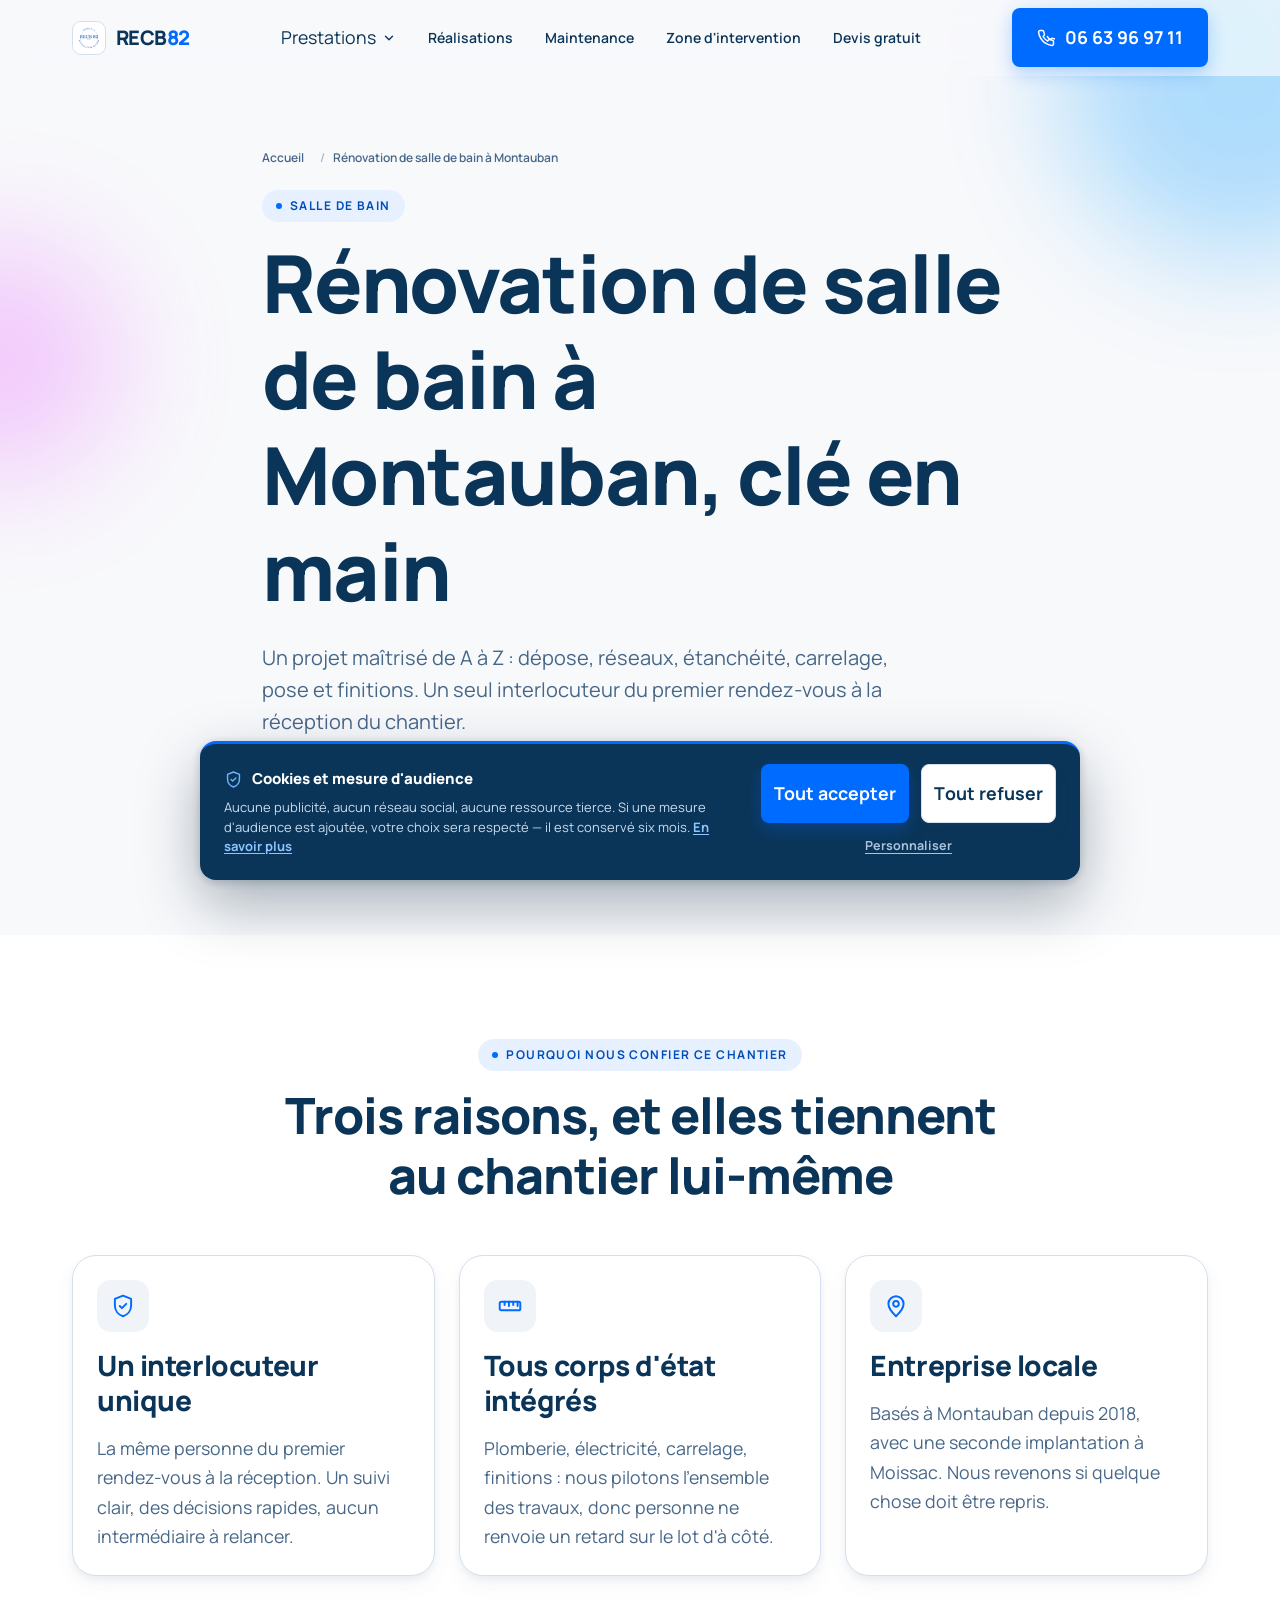
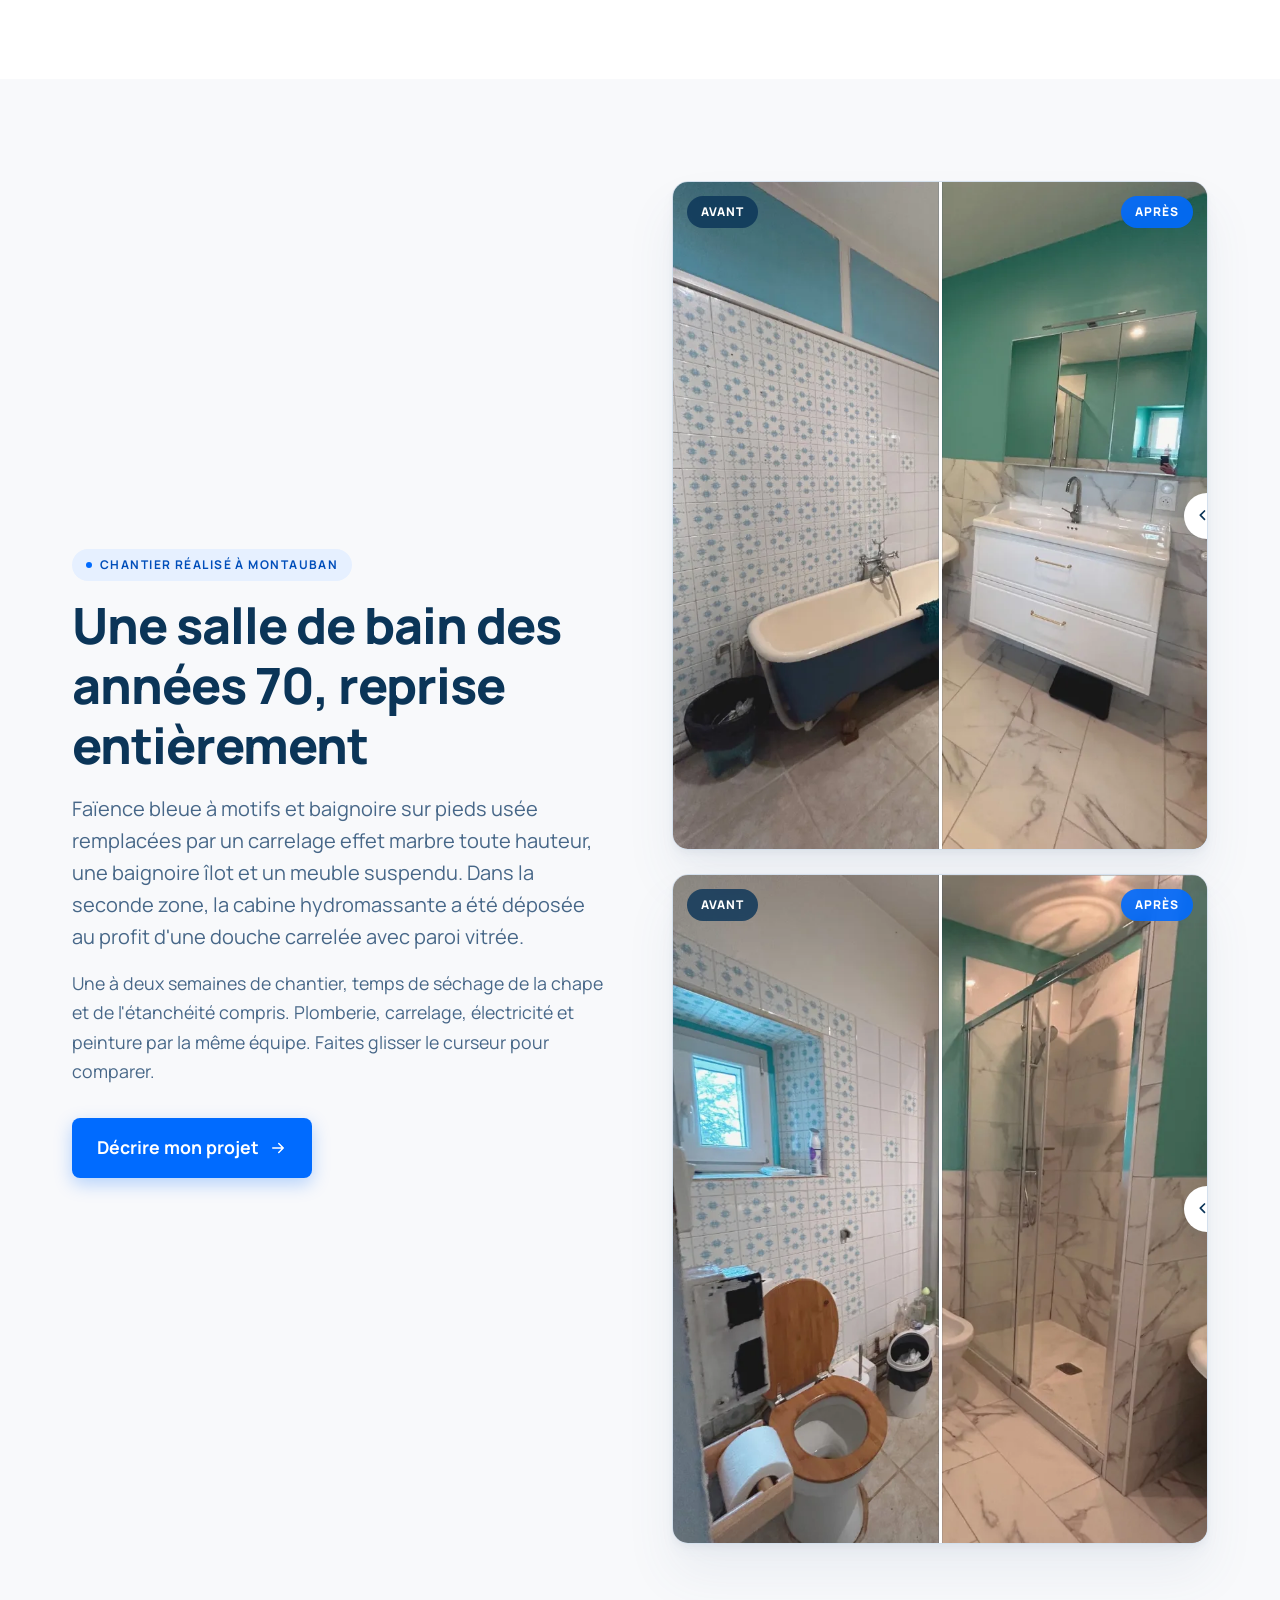
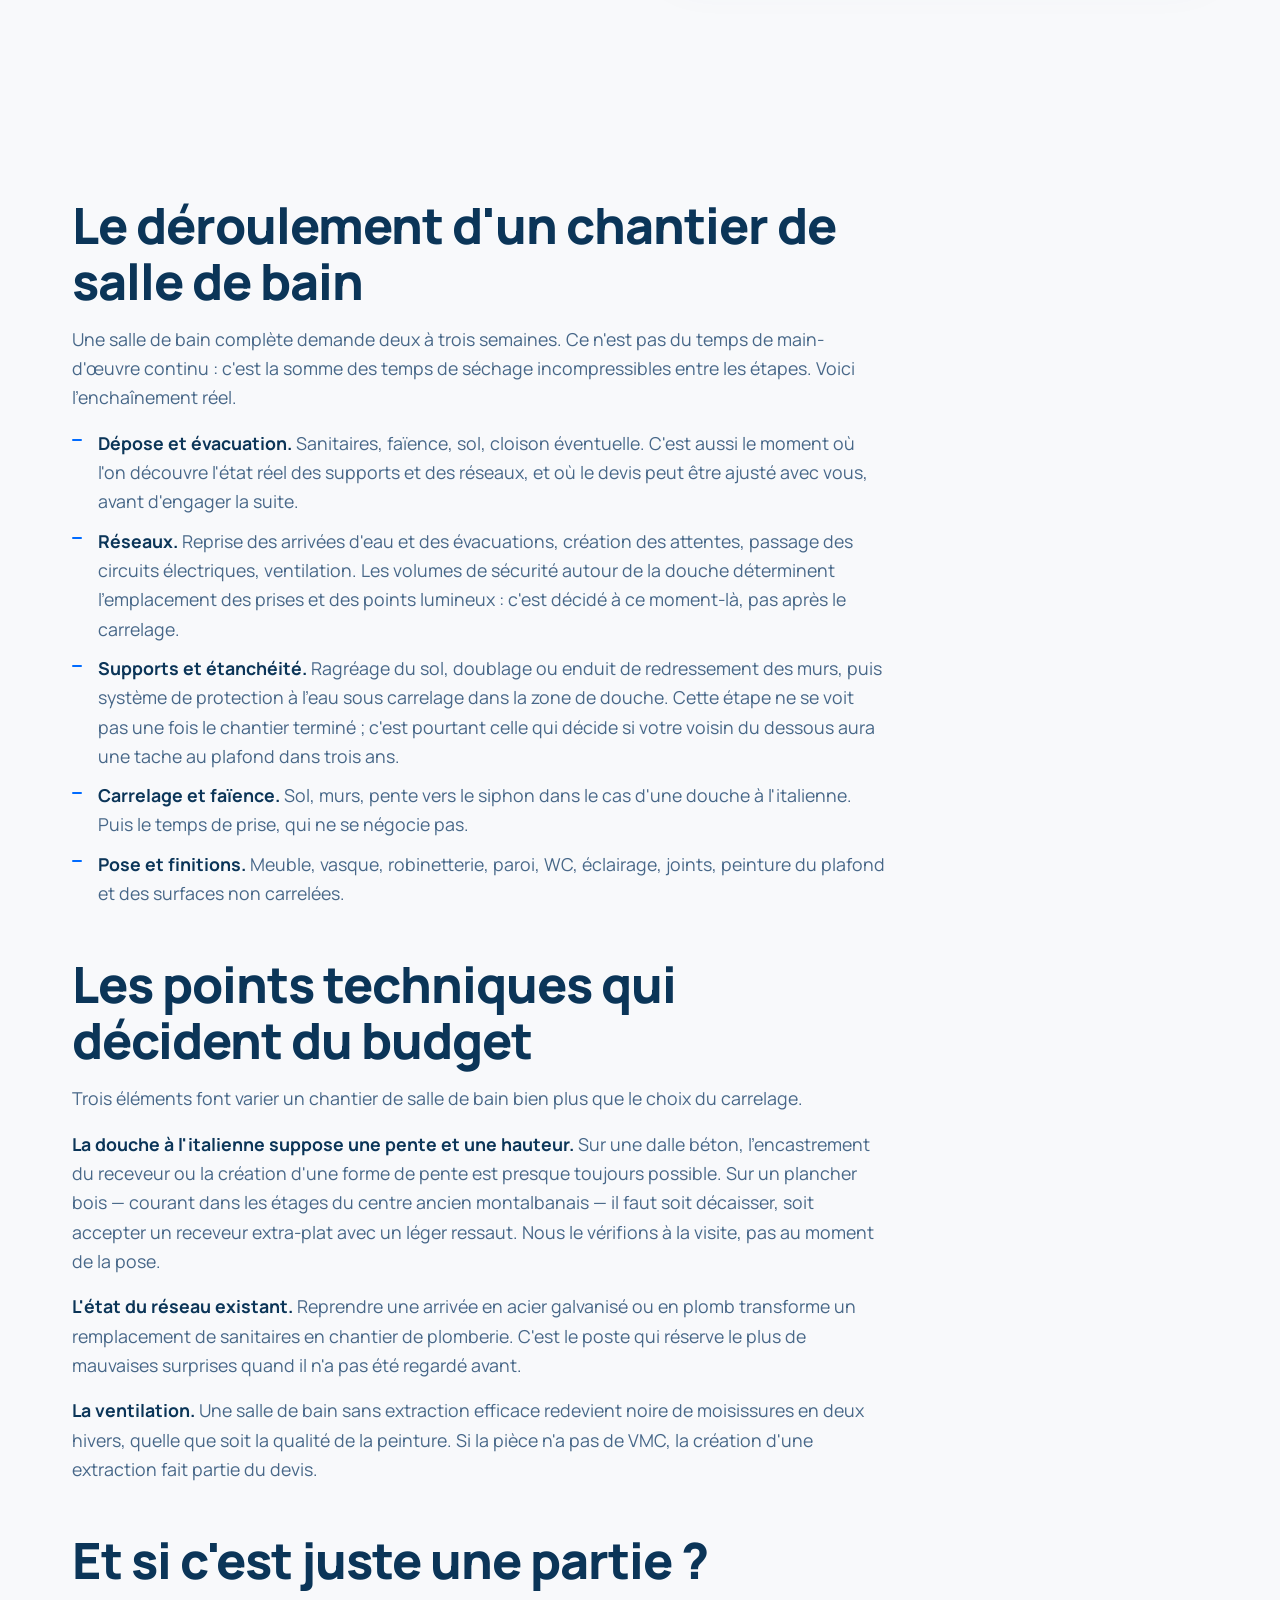
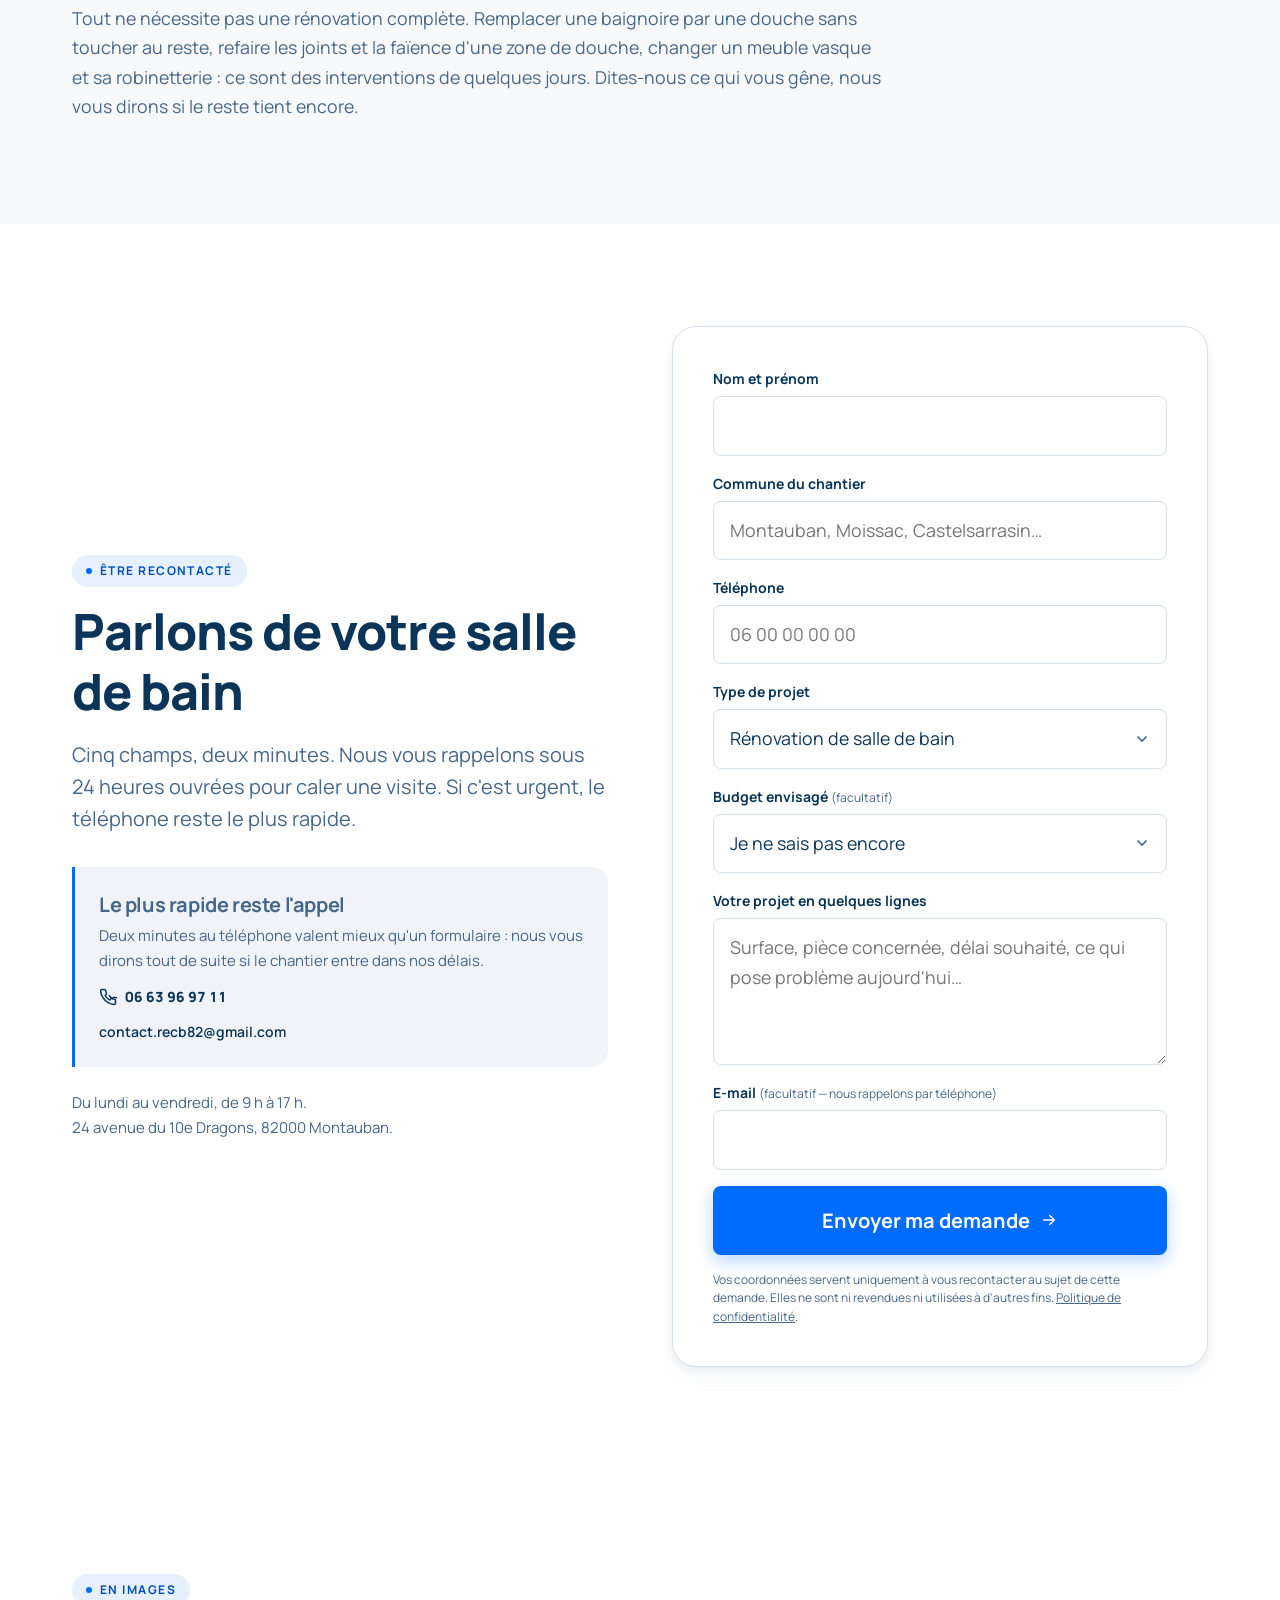
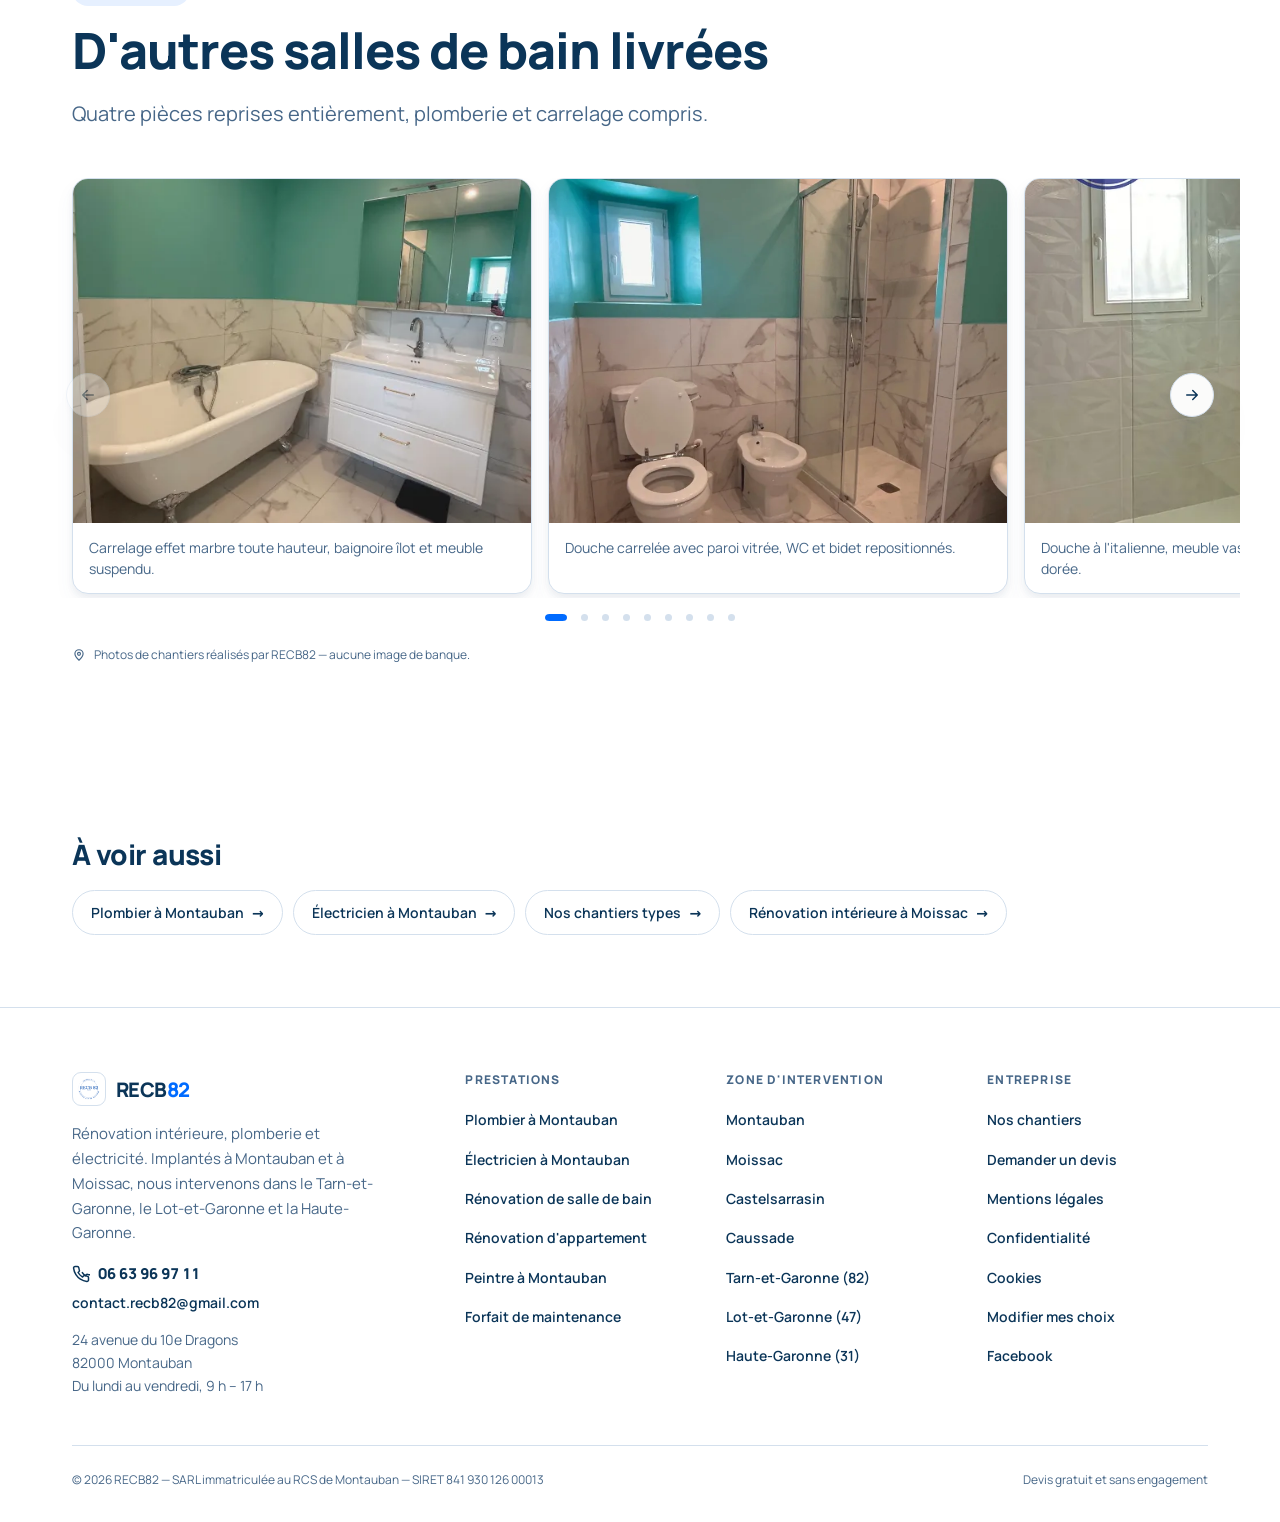
<file: renovation-salle-de-bain-montauban.html>
<!DOCTYPE html>
<html lang="fr">
<head>
  <meta charset="utf-8">
  <meta name="viewport" content="width=device-width, initial-scale=1">
  <title>Rénovation de salle de bain à Montauban | RECB82</title>
  <meta name="description" content="Rénovation de salle de bain clé en main à Montauban : plomberie, électricité, carrelage et finitions par la même entreprise. Devis gratuit. 06 63 96 97 11.">
  <link rel="canonical" href="https://www.recb82.com/renovation-salle-de-bain-montauban">
  <meta property="og:type" content="website">
  <meta property="og:locale" content="fr_FR">
  <meta property="og:site_name" content="RECB82">
  <meta property="og:title" content="Rénovation de salle de bain à Montauban | RECB82">
  <meta property="og:description" content="Rénovation de salle de bain clé en main à Montauban : plomberie, électricité, carrelage et finitions par la même entreprise. Devis gratuit. 06 63 96 97 11.">
  <meta property="og:url" content="https://www.recb82.com/renovation-salle-de-bain-montauban">
  <meta name="theme-color" content="#f8f9fb">
  <link rel="icon" href="/favicon.svg" type="image/svg+xml">
  <link rel="preload" href="/assets/fonts/manrope-latin.woff2" as="font" type="font/woff2" crossorigin>
  <!-- CSS critique en ligne : la page s'affiche sans attendre la feuille complète.
       Reproduit tel quel sur chaque page, voir README avant de le modifier. -->
  <style>:root{--ink:#0b3558;--blue:#006bff;--blue-dark:#0056cc;--slate:#476788;--mist:#a6bbd1;--cloud:#f8f9fb;--paper:#fff;--pebble:#f0f3f8;--hairline:#d4e0ed;--cobalt:#004eba;--magenta:#e55cff;--cyan:#0099ff;--font:'Manrope',ui-sans-serif,system-ui,-apple-system,'Segoe UI',Roboto,sans-serif;--t-caption:12px;--t-small:14px;--t-body:clamp(16px,.95rem + .2vw,18px);--t-lead:clamp(17px,1rem + .5vw,20px);--t-h1:clamp(30px,1.3rem + 4.6vw,68px);--t-display:clamp(34px,1.4rem + 5.4vw,80px);--s-1:8px;--s-2:16px;--s-3:24px;--s-4:32px;--s-5:40px;--r-btn:8px;--r-pill:9999px;--max:1200px;--gutter:clamp(16px,4vw,32px);--header-h:64px;--ease-out:cubic-bezier(.16,1,.3,1)}
@font-face{font-family:'Manrope';font-style:normal;font-weight:400 800;font-display:swap;src:url('/assets/fonts/manrope-latin.woff2') format('woff2');unicode-range:U+0000-00FF,U+0131,U+0152-0153,U+02BB-02BC,U+02C6,U+02DA,U+02DC,U+0304,U+0308,U+0329,U+2000-206F,U+20AC,U+2122,U+2191,U+2193,U+2212,U+2215,U+FEFF,U+FFFD}
@font-face{font-family:'Manrope';font-style:normal;font-weight:400 800;font-display:swap;src:url('/assets/fonts/manrope-latin-ext.woff2') format('woff2');unicode-range:U+0100-02BA,U+02BD-02C5,U+02C7-02CC,U+02CE-02D7,U+02DD-02FF,U+0304,U+0308,U+0329,U+1D00-1DBF,U+1E00-1E9F,U+1EF2-1EFF,U+2020,U+20A0-20AB,U+20AD-20C0,U+2113,U+2C60-2C7F,U+A720-A7FF}
*,*::before,*::after{box-sizing:border-box}*{margin:0}
html{-webkit-text-size-adjust:100%}
body{font-family:var(--font);font-size:var(--t-body);line-height:1.65;color:var(--ink);background:var(--cloud);-webkit-font-smoothing:antialiased;overflow-x:hidden;padding-bottom:calc(64px + env(safe-area-inset-bottom))}
img,svg{display:block;max-width:100%;height:auto}
a{color:inherit;text-decoration:none}ul{list-style:none;padding:0}
button{background:none;border:0;cursor:pointer;font:inherit;color:inherit}
h1{font-size:var(--t-h1);font-weight:800;line-height:1.12;letter-spacing:-.02em}
p{color:var(--slate)}
.wrap{width:100%;max-width:var(--max);margin-inline:auto;padding-inline:var(--gutter)}
.header{position:fixed;top:0;left:0;right:0;z-index:110;height:var(--header-h);display:flex;align-items:center;background:rgba(248,249,251,.72);backdrop-filter:blur(14px) saturate(160%);-webkit-backdrop-filter:blur(14px) saturate(160%);border-bottom:1px solid transparent}
.header__inner{display:flex;align-items:center;justify-content:space-between;gap:var(--s-2);width:100%}
.logo{display:inline-flex;align-items:center;gap:10px;font-weight:800;letter-spacing:-.03em;font-size:20px}
.logo__mark{width:34px;height:34px;border-radius:9px;flex:none;background:var(--ink);color:var(--paper);display:grid;place-items:center;font-size:13px;font-weight:800;letter-spacing:0}
.logo__82{color:var(--blue)}
.nav{display:none}.header__cta{display:none;align-items:center;gap:var(--s-1)}
.burger{width:44px;height:44px;display:grid;place-items:center;border-radius:var(--r-btn);border:1px solid var(--hairline);background:var(--paper)}
.burger__box{position:relative;width:20px;height:14px}
.burger__box span{position:absolute;left:0;height:2px;width:100%;border-radius:2px;background:var(--ink)}
.burger__box span:nth-child(1){top:0}.burger__box span:nth-child(2){top:6px;width:70%}.burger__box span:nth-child(3){top:12px}
.btn{position:relative;display:inline-flex;align-items:center;justify-content:center;gap:10px;padding:14px 24px;font-size:var(--t-body);font-weight:700;border-radius:var(--r-btn);border:1px solid transparent;white-space:nowrap;overflow:hidden;isolation:isolate}
.btn--primary{background:var(--blue);color:var(--paper);box-shadow:0 6px 18px rgba(0,107,255,.28)}
.btn--dark{background:var(--ink);color:var(--paper)}
.btn--ghost{background:var(--paper);color:var(--ink);border-color:var(--hairline)}
.btn--lg{padding:17px 30px;font-size:var(--t-lead)}
.btn-row{display:flex;flex-wrap:wrap;gap:var(--s-2)}
.lead{font-size:var(--t-lead);line-height:1.6;color:var(--slate)}
.hero{position:relative;isolation:isolate;padding-top:calc(var(--header-h) + clamp(24px,6vw,72px));padding-bottom:clamp(48px,8vw,96px);overflow:hidden}
.hero__grid{display:grid;gap:clamp(40px,6vw,64px);align-items:center}
.hero h1{margin-bottom:var(--s-3);font-size:var(--t-display)}
.hero .lead{margin-bottom:var(--s-4);max-width:54ch}
.hero__badges{display:flex;flex-wrap:wrap;gap:8px;margin-bottom:var(--s-3)}
.eyebrow{display:inline-flex;align-items:center;gap:8px;font-size:var(--t-caption);font-weight:700;letter-spacing:.12em;text-transform:uppercase;color:var(--cobalt);background:#e6f0ff;padding:6px 14px;border-radius:var(--r-pill)}
.blob{position:absolute;border-radius:50%;filter:blur(60px);opacity:.14;pointer-events:none;z-index:-1}.logo__mark{background:#fff;border:1px solid var(--hairline);padding:3px;overflow:hidden}.logo__mark img{width:100%;height:100%;object-fit:contain}.hero--photo{position:relative;display:grid;grid-template-rows:auto 1fr;padding-top:var(--header-h);padding-bottom:clamp(28px,5vw,64px);background:#061f37;overflow:hidden;isolation:isolate;color:#fff}.hero__ba{position:relative;aspect-ratio:4/3;--pos:0%}.hero__ba img{position:absolute;inset:0;width:100%;height:100%;object-fit:cover;object-position:50% 62%}.hero__after{position:absolute;inset:0;clip-path:inset(0 0 0 var(--pos))}.hero__scrim{display:none;position:absolute;inset:0;z-index:-1;pointer-events:none}.hero__content{position:relative;z-index:1;width:100%}.hero--photo h1{color:#fff;font-size:clamp(30px,1.4rem + 2.9vw,52px);margin-bottom:var(--s-3)}.hero__content{padding-block:clamp(26px,6vw,44px)}.hero--photo .lead{color:#d8e6f5;max-width:52ch;margin-bottom:var(--s-3)}.hero--photo .eyebrow{background:rgba(255,255,255,.14);color:#fff}.header--over:not(.is-stuck){background:linear-gradient(180deg,rgba(6,31,55,.55),transparent);backdrop-filter:none;-webkit-backdrop-filter:none}.header--over:not(.is-stuck) .nav__link,.header--over:not(.is-stuck) .logo{color:#fff}.header--over:not(.is-stuck) .burger{background:rgba(255,255,255,.14);border-color:rgba(255,255,255,.3)}.header--over:not(.is-stuck) .burger__box span{background:#fff}.js [data-reveal]{opacity:0;transform:translate3d(0,28px,0);filter:blur(6px);transition:opacity .8s var(--ease-out),transform .8s var(--ease-out),filter .8s var(--ease-out);transition-delay:var(--d,0ms)}
.js [data-reveal="left"]{transform:translate3d(-36px,0,0)}
.js [data-reveal="right"]{transform:translate3d(36px,0,0)}
.js [data-reveal="scale"]{transform:scale(.94)}
.js [data-reveal].is-in{opacity:1;transform:none;filter:none}
.js .callbar{transform:translateY(110%)}
@media(min-width:860px){.blob{opacity:.3}.hero__grid{grid-template-columns:1.05fr .95fr}.hero--photo{display:flex;align-items:center;min-height:min(90svh,800px);padding-top:calc(var(--header-h) + 24px)}.hero__ba{position:absolute;inset:0;z-index:-2;aspect-ratio:auto}.hero__content>div{max-width:620px}.hero__scrim{display:block;background:linear-gradient(95deg,rgba(6,31,55,.96) 0%,rgba(6,31,55,.9) 32%,rgba(6,31,55,.52) 52%,rgba(6,31,55,.1) 72%,rgba(6,31,55,.32) 100%),linear-gradient(180deg,rgba(6,31,55,.5) 0%,transparent 32%,rgba(6,31,55,.45) 100%)}}
@media(min-width:1000px){:root{--header-h:76px}body{padding-bottom:0}.nav{display:block}.header__cta{display:flex}.burger{display:none}}
@media(prefers-reduced-motion:reduce){.js [data-reveal]{opacity:1!important;transform:none!important;filter:none!important}.js .callbar{transform:none}}</style>
  <link rel="preload" href="/assets/css/styles.css" as="style" onload="this.rel='stylesheet';this.onload=null">
  <noscript><link rel="stylesheet" href="/assets/css/styles.css"></noscript>
  <script>document.documentElement.className+=' js'</script>
  <noscript><style>.burger{display:none}</style></noscript>
  <script type="application/ld+json">
  [
  {
    "@context": "https://schema.org",
    "@type": "GeneralContractor",
    "@id": "https://www.recb82.com/#entreprise",
    "name": "RECB82",
    "legalName": "RECB82",
    "description": "Renovation complete de salle de bain a Montauban, tous corps d etat, un seul interlocuteur.",
    "url": "https://www.recb82.com/renovation-salle-de-bain-montauban",
    "telephone": "+33663969711",
    "email": "contact.recb82@gmail.com",
    "image": "https://www.recb82.com/favicon.svg",
    "priceRange": "$$",
    "currenciesAccepted": "EUR",
    "foundingDate": "2018-08-21",
    "address": {
      "@type": "PostalAddress",
      "streetAddress": "24 avenue du 10e Dragons",
      "postalCode": "82000",
      "addressLocality": "Montauban",
      "addressRegion": "Occitanie",
      "addressCountry": "FR"
    },
    "geo": { "@type": "GeoCoordinates", "latitude": 44.0181, "longitude": 1.3550 },
    "areaServed": [
      { "@type": "City", "name": "Montauban" },
      { "@type": "City", "name": "Moissac" },
      { "@type": "City", "name": "Castelsarrasin" },
      { "@type": "City", "name": "Caussade" },
      { "@type": "City", "name": "Negrepelisse" },
      { "@type": "City", "name": "Montech" },
      { "@type": "AdministrativeArea", "name": "Tarn-et-Garonne" },
      { "@type": "AdministrativeArea", "name": "Lot-et-Garonne" },
      { "@type": "AdministrativeArea", "name": "Haute-Garonne" }
    ],
    "openingHoursSpecification": [{
      "@type": "OpeningHoursSpecification",
      "dayOfWeek": ["Monday","Tuesday","Wednesday","Thursday","Friday"],
      "opens": "09:00",
      "closes": "17:00"
    }],
    "sameAs": ["https://www.facebook.com/Recb82-275847596385836"]
  },
  {"@context":"https://schema.org","@type":"BreadcrumbList","itemListElement":[{"@type":"ListItem","position":1,"name":"Accueil","item":"https://www.recb82.com/"},{"@type":"ListItem","position":2,"name":"Rénovation de salle de bain à Montauban","item":"https://www.recb82.com/renovation-salle-de-bain-montauban"}]}
  ]
  </script>
</head>
<body>
<a class="skip-link" href="#main">Aller au contenu</a>
<div class="progress" aria-hidden="true"></div>
<header class="header">
  <div class="wrap header__inner">
    <a class="logo" href="/" aria-label="RECB82, accueil">
      <span class="logo__mark"><img src="/assets/img/logo-recb82-192.png" alt="" width="192" height="192" decoding="async"></span>
      <span>RECB<span class="logo__82">82</span></span>
    </a>
    <nav class="nav" aria-label="Navigation principale">
      <ul class="nav__list">
        <li class="nav__item nav__item--mega">
          <button class="nav__link nav__link--mega" type="button" aria-expanded="false" aria-controls="mega-prestations">Prestations <svg class="nav__chevron" width="14" height="14" viewBox="0 0 24 24" fill="none" stroke="currentColor" stroke-width="2.4" stroke-linecap="round" stroke-linejoin="round" aria-hidden="true"><path d="m6 9 6 6 6-6"/></svg></button>
      <div class="mega" id="mega-prestations">
        <div class="mega__inner">
        <div class="mega__col">
          <p class="mega__titre">Nos métiers</p>
          <ul class="mega__liste">
            <li style="--i:0">
              <a class="mega__link" href="/plombier-montauban">
                <span class="mega__icon" aria-hidden="true"><svg width="26" height="26" viewBox="0 0 24 24" fill="none" stroke="currentColor" stroke-width="1.8" stroke-linecap="round" stroke-linejoin="round" aria-hidden="true"><path d="M12 2.5S5.5 9.3 5.5 14a6.5 6.5 0 0 0 13 0c0-4.7-6.5-11.5-6.5-11.5Z"/><path d="M9.5 14.5a2.5 2.5 0 0 0 2.5 2.5"/></svg></span>
                <span class="mega__texte">
                  <span class="mega__nom">Plomberie</span>
                  <span class="mega__phrase">Fuites, chauffe-eau, réseaux et pièces humides</span>
                </span>
              </a>
            </li>
            <li style="--i:1">
              <a class="mega__link" href="/electricien-montauban">
                <span class="mega__icon" aria-hidden="true"><svg width="26" height="26" viewBox="0 0 24 24" fill="none" stroke="currentColor" stroke-width="1.8" stroke-linecap="round" stroke-linejoin="round" aria-hidden="true"><path d="M13.5 2 4 13.5h6.5L10 22l9.5-11.5H13l.5-8.5Z"/></svg></span>
                <span class="mega__texte">
                  <span class="mega__nom">Électricité</span>
                  <span class="mega__phrase">Tableaux, mise aux normes, points lumineux</span>
                </span>
              </a>
            </li>
            <li style="--i:2">
              <a class="mega__link" href="/peintre-montauban">
                <span class="mega__icon" aria-hidden="true"><svg width="26" height="26" viewBox="0 0 24 24" fill="none" stroke="currentColor" stroke-width="1.8" stroke-linecap="round" stroke-linejoin="round" aria-hidden="true"><rect x="3" y="3" width="13" height="6" rx="1.5"/><path d="M16 6h3.5A1.5 1.5 0 0 1 21 7.5V11a1.5 1.5 0 0 1-1.5 1.5H12"/><rect x="9.5" y="12.5" width="5" height="9" rx="1.5"/></svg></span>
                <span class="mega__texte">
                  <span class="mega__nom">Peinture et finitions</span>
                  <span class="mega__phrase">Murs, plafonds, enduits décoratifs</span>
                </span>
              </a>
            </li>
            <li style="--i:3">
              <a class="mega__link" href="/renovation-salle-de-bain-montauban" aria-current="page">
                <span class="mega__icon" aria-hidden="true"><svg width="26" height="26" viewBox="0 0 24 24" fill="none" stroke="currentColor" stroke-width="1.8" stroke-linecap="round" stroke-linejoin="round" aria-hidden="true"><path d="M12 2.5 4.5 5.5v6c0 4.6 3.1 8.6 7.5 10 4.4-1.4 7.5-5.4 7.5-10v-6L12 2.5Z"/><path d="m9 12 2 2 4-4"/></svg></span>
                <span class="mega__texte">
                  <span class="mega__nom">Salle de bain</span>
                  <span class="mega__phrase">La pièce reprise entièrement, plomberie comprise</span>
                </span>
              </a>
            </li>
          </ul>
        </div>
        <div class="mega__col">
          <p class="mega__titre">Types de chantier</p>
          <ul class="mega__liste">
            <li style="--i:4">
              <a class="mega__link" href="/renovation-appartement-montauban">
                <span class="mega__icon" aria-hidden="true"><svg width="14" height="14" viewBox="0 0 24 24" fill="none" stroke="currentColor" stroke-width="2" stroke-linecap="round" stroke-linejoin="round" aria-hidden="true"><path d="M14.5 6.5a4 4 0 0 0 5 5l-9 9a2.8 2.8 0 0 1-4-4l9-9a4 4 0 0 0-1 1Z"/></svg></span>
                <span class="mega__texte">
                  <span class="mega__nom">Rénovation d'appartement</span>
                  <span class="mega__phrase">Remise en location, sols, cloisons et peinture</span>
                </span>
              </a>
            </li>
            <li style="--i:5">
              <a class="mega__link" href="/renovation-interieure-moissac">
                <span class="mega__icon" aria-hidden="true"><svg width="26" height="26" viewBox="0 0 24 24" fill="none" stroke="currentColor" stroke-width="1.8" stroke-linecap="round" stroke-linejoin="round" aria-hidden="true"><path d="M12 21.5s7-6.4 7-11.5a7 7 0 1 0-14 0c0 5.1 7 11.5 7 11.5Z"/><circle cx="12" cy="10" r="2.6"/></svg></span>
                <span class="mega__texte">
                  <span class="mega__nom">Rénovation à Moissac</span>
                  <span class="mega__phrase">Aménagement, cloisons et finitions</span>
                </span>
              </a>
            </li>
            <li style="--i:6">
              <a class="mega__link" href="/realisations">
                <span class="mega__icon" aria-hidden="true"><svg width="26" height="26" viewBox="0 0 24 24" fill="none" stroke="currentColor" stroke-width="1.8" stroke-linecap="round" stroke-linejoin="round" aria-hidden="true"><rect x="3" y="4.5" width="18" height="15" rx="2.5"/><circle cx="8.5" cy="9.5" r="1.6"/><path d="m3.5 17 4.8-4.4a2 2 0 0 1 2.7 0l3 2.8m0 0 1.8-1.6a2 2 0 0 1 2.7 0l2 1.8"/></svg></span>
                <span class="mega__texte">
                  <span class="mega__nom">Nos réalisations</span>
                  <span class="mega__phrase">Les chantiers en détail, avant et après</span>
                </span>
              </a>
            </li>
            <li style="--i:7">
              <a class="mega__link" href="/#forfait">
                <span class="mega__icon" aria-hidden="true"><svg width="14" height="14" viewBox="0 0 24 24" fill="none" stroke="currentColor" stroke-width="2" stroke-linecap="round" stroke-linejoin="round" aria-hidden="true"><circle cx="12" cy="12" r="9"/><path d="M12 7v5l3.5 2"/></svg></span>
                <span class="mega__texte">
                  <span class="mega__nom">Forfait maintenance</span>
                  <span class="mega__phrase">Un artisan disponible à l'année</span>
                </span>
              </a>
            </li>
          </ul>
        </div>
        <div class="mega__col mega__col--encart">
          <p class="mega__titre">Où nous intervenons</p>
          <p class="mega__encart-texte">Montauban, Moissac, Castelsarrasin, Caussade et tout le Tarn-et-Garonne. Déplacement et devis gratuits.</p>
          <a class="btn btn--primary btn--block" href="/devis">Devis gratuit <svg width="18" height="18" viewBox="0 0 24 24" fill="none" stroke="currentColor" stroke-width="2" stroke-linecap="round" stroke-linejoin="round" aria-hidden="true"><path d="M5 12h14M13 6l6 6-6 6"/></svg></a>
          <a class="mega__tel" href="tel:+33663969711"><svg width="18" height="18" viewBox="0 0 24 24" fill="none" stroke="currentColor" stroke-width="2" stroke-linecap="round" stroke-linejoin="round" aria-hidden="true"><path d="M13.8 10.2a10.6 10.6 0 0 0 4 4l1.4-1.4a1.5 1.5 0 0 1 1.6-.3c1 .4 2.2.6 3.2.6v0"/><path d="M22 16.9v3a2 2 0 0 1-2.2 2 19.8 19.8 0 0 1-8.6-3.1 19.5 19.5 0 0 1-6-6A19.8 19.8 0 0 1 2.1 4.2 2 2 0 0 1 4.1 2h3a2 2 0 0 1 2 1.7c.1 1 .4 2 .7 2.9a2 2 0 0 1-.4 2.1L8.1 10a16 16 0 0 0 6 6l1.3-1.3a2 2 0 0 1 2.1-.5c1 .4 1.9.6 2.9.8a2 2 0 0 1 1.7 2Z"/></svg> 06 63 96 97 11</a>
          <p class="mega__horaires">Du lundi au vendredi, 9 h – 17 h</p>
        </div>
        </div>
      </div>
        </li>
        <li class="nav__item"><a class="nav__link" href="/realisations">Réalisations</a></li>
        <li class="nav__item"><a class="nav__link" href="/#forfait">Maintenance</a></li>
        <li class="nav__item"><a class="nav__link" href="/#zones">Zone d'intervention</a></li>
        <li class="nav__item"><a class="nav__link" href="/devis">Devis gratuit</a></li>
      </ul>
    </nav>
    <div class="header__cta">
      <a class="btn btn--primary" href="tel:+33663969711" data-magnetic="6"><svg width="18" height="18" viewBox="0 0 24 24" fill="none" stroke="currentColor" stroke-width="2" stroke-linecap="round" stroke-linejoin="round" aria-hidden="true"><path d="M13.8 10.2a10.6 10.6 0 0 0 4 4l1.4-1.4a1.5 1.5 0 0 1 1.6-.3c1 .4 2.2.6 3.2.6v0"/><path d="M22 16.9v3a2 2 0 0 1-2.2 2 19.8 19.8 0 0 1-8.6-3.1 19.5 19.5 0 0 1-6-6A19.8 19.8 0 0 1 2.1 4.2 2 2 0 0 1 4.1 2h3a2 2 0 0 1 2 1.7c.1 1 .4 2 .7 2.9a2 2 0 0 1-.4 2.1L8.1 10a16 16 0 0 0 6 6l1.3-1.3a2 2 0 0 1 2.1-.5c1 .4 1.9.6 2.9.8a2 2 0 0 1 1.7 2Z"/></svg> 06 63 96 97 11</a>
    </div>
    <button class="burger" type="button" aria-expanded="false" aria-controls="menu" aria-label="Ouvrir le menu">
      <span class="burger__box" aria-hidden="true"><span></span><span></span><span></span></span>
    </button>
  </div>
</header>

<div class="drawer" id="menu">
  <nav class="drawer__list" aria-label="Menu mobile">
      <p class="drawer__titre">Nos métiers</p>
      <a class="drawer__link" href="/plombier-montauban"><span class="drawer__icon" aria-hidden="true"><svg width="26" height="26" viewBox="0 0 24 24" fill="none" stroke="currentColor" stroke-width="1.8" stroke-linecap="round" stroke-linejoin="round" aria-hidden="true"><path d="M12 2.5S5.5 9.3 5.5 14a6.5 6.5 0 0 0 13 0c0-4.7-6.5-11.5-6.5-11.5Z"/><path d="M9.5 14.5a2.5 2.5 0 0 0 2.5 2.5"/></svg></span><span class="drawer__texte"><span class="drawer__nom">Plomberie</span><span class="drawer__phrase">Fuites, chauffe-eau, réseaux et pièces humides</span></span><svg width="22" height="22" viewBox="0 0 24 24" fill="none" stroke="currentColor" stroke-width="2" stroke-linecap="round" stroke-linejoin="round" aria-hidden="true"><path d="M5 12h14M13 6l6 6-6 6"/></svg></a>
      <a class="drawer__link" href="/electricien-montauban"><span class="drawer__icon" aria-hidden="true"><svg width="26" height="26" viewBox="0 0 24 24" fill="none" stroke="currentColor" stroke-width="1.8" stroke-linecap="round" stroke-linejoin="round" aria-hidden="true"><path d="M13.5 2 4 13.5h6.5L10 22l9.5-11.5H13l.5-8.5Z"/></svg></span><span class="drawer__texte"><span class="drawer__nom">Électricité</span><span class="drawer__phrase">Tableaux, mise aux normes, points lumineux</span></span><svg width="22" height="22" viewBox="0 0 24 24" fill="none" stroke="currentColor" stroke-width="2" stroke-linecap="round" stroke-linejoin="round" aria-hidden="true"><path d="M5 12h14M13 6l6 6-6 6"/></svg></a>
      <a class="drawer__link" href="/peintre-montauban"><span class="drawer__icon" aria-hidden="true"><svg width="26" height="26" viewBox="0 0 24 24" fill="none" stroke="currentColor" stroke-width="1.8" stroke-linecap="round" stroke-linejoin="round" aria-hidden="true"><rect x="3" y="3" width="13" height="6" rx="1.5"/><path d="M16 6h3.5A1.5 1.5 0 0 1 21 7.5V11a1.5 1.5 0 0 1-1.5 1.5H12"/><rect x="9.5" y="12.5" width="5" height="9" rx="1.5"/></svg></span><span class="drawer__texte"><span class="drawer__nom">Peinture et finitions</span><span class="drawer__phrase">Murs, plafonds, enduits décoratifs</span></span><svg width="22" height="22" viewBox="0 0 24 24" fill="none" stroke="currentColor" stroke-width="2" stroke-linecap="round" stroke-linejoin="round" aria-hidden="true"><path d="M5 12h14M13 6l6 6-6 6"/></svg></a>
      <a class="drawer__link" href="/renovation-salle-de-bain-montauban"><span class="drawer__icon" aria-hidden="true"><svg width="26" height="26" viewBox="0 0 24 24" fill="none" stroke="currentColor" stroke-width="1.8" stroke-linecap="round" stroke-linejoin="round" aria-hidden="true"><path d="M12 2.5 4.5 5.5v6c0 4.6 3.1 8.6 7.5 10 4.4-1.4 7.5-5.4 7.5-10v-6L12 2.5Z"/><path d="m9 12 2 2 4-4"/></svg></span><span class="drawer__texte"><span class="drawer__nom">Salle de bain</span><span class="drawer__phrase">La pièce reprise entièrement, plomberie comprise</span></span><svg width="22" height="22" viewBox="0 0 24 24" fill="none" stroke="currentColor" stroke-width="2" stroke-linecap="round" stroke-linejoin="round" aria-hidden="true"><path d="M5 12h14M13 6l6 6-6 6"/></svg></a>
      <p class="drawer__titre">Types de chantier</p>
      <a class="drawer__link" href="/renovation-appartement-montauban"><span class="drawer__icon" aria-hidden="true"><svg width="14" height="14" viewBox="0 0 24 24" fill="none" stroke="currentColor" stroke-width="2" stroke-linecap="round" stroke-linejoin="round" aria-hidden="true"><path d="M14.5 6.5a4 4 0 0 0 5 5l-9 9a2.8 2.8 0 0 1-4-4l9-9a4 4 0 0 0-1 1Z"/></svg></span><span class="drawer__texte"><span class="drawer__nom">Rénovation d'appartement</span><span class="drawer__phrase">Remise en location, sols, cloisons et peinture</span></span><svg width="22" height="22" viewBox="0 0 24 24" fill="none" stroke="currentColor" stroke-width="2" stroke-linecap="round" stroke-linejoin="round" aria-hidden="true"><path d="M5 12h14M13 6l6 6-6 6"/></svg></a>
      <a class="drawer__link" href="/renovation-interieure-moissac"><span class="drawer__icon" aria-hidden="true"><svg width="26" height="26" viewBox="0 0 24 24" fill="none" stroke="currentColor" stroke-width="1.8" stroke-linecap="round" stroke-linejoin="round" aria-hidden="true"><path d="M12 21.5s7-6.4 7-11.5a7 7 0 1 0-14 0c0 5.1 7 11.5 7 11.5Z"/><circle cx="12" cy="10" r="2.6"/></svg></span><span class="drawer__texte"><span class="drawer__nom">Rénovation à Moissac</span><span class="drawer__phrase">Aménagement, cloisons et finitions</span></span><svg width="22" height="22" viewBox="0 0 24 24" fill="none" stroke="currentColor" stroke-width="2" stroke-linecap="round" stroke-linejoin="round" aria-hidden="true"><path d="M5 12h14M13 6l6 6-6 6"/></svg></a>
      <a class="drawer__link" href="/realisations"><span class="drawer__icon" aria-hidden="true"><svg width="26" height="26" viewBox="0 0 24 24" fill="none" stroke="currentColor" stroke-width="1.8" stroke-linecap="round" stroke-linejoin="round" aria-hidden="true"><rect x="3" y="4.5" width="18" height="15" rx="2.5"/><circle cx="8.5" cy="9.5" r="1.6"/><path d="m3.5 17 4.8-4.4a2 2 0 0 1 2.7 0l3 2.8m0 0 1.8-1.6a2 2 0 0 1 2.7 0l2 1.8"/></svg></span><span class="drawer__texte"><span class="drawer__nom">Nos réalisations</span><span class="drawer__phrase">Les chantiers en détail, avant et après</span></span><svg width="22" height="22" viewBox="0 0 24 24" fill="none" stroke="currentColor" stroke-width="2" stroke-linecap="round" stroke-linejoin="round" aria-hidden="true"><path d="M5 12h14M13 6l6 6-6 6"/></svg></a>
      <a class="drawer__link" href="/#forfait"><span class="drawer__icon" aria-hidden="true"><svg width="14" height="14" viewBox="0 0 24 24" fill="none" stroke="currentColor" stroke-width="2" stroke-linecap="round" stroke-linejoin="round" aria-hidden="true"><circle cx="12" cy="12" r="9"/><path d="M12 7v5l3.5 2"/></svg></span><span class="drawer__texte"><span class="drawer__nom">Forfait maintenance</span><span class="drawer__phrase">Un artisan disponible à l'année</span></span><svg width="22" height="22" viewBox="0 0 24 24" fill="none" stroke="currentColor" stroke-width="2" stroke-linecap="round" stroke-linejoin="round" aria-hidden="true"><path d="M5 12h14M13 6l6 6-6 6"/></svg></a>
      <p class="drawer__titre">Le reste</p>
      <a class="drawer__link drawer__link--simple" href="/realisations">Réalisations <svg width="22" height="22" viewBox="0 0 24 24" fill="none" stroke="currentColor" stroke-width="2" stroke-linecap="round" stroke-linejoin="round" aria-hidden="true"><path d="M5 12h14M13 6l6 6-6 6"/></svg></a>
      <a class="drawer__link drawer__link--simple" href="/#forfait">Maintenance <svg width="22" height="22" viewBox="0 0 24 24" fill="none" stroke="currentColor" stroke-width="2" stroke-linecap="round" stroke-linejoin="round" aria-hidden="true"><path d="M5 12h14M13 6l6 6-6 6"/></svg></a>
      <a class="drawer__link drawer__link--simple" href="/#zones">Zone d'intervention <svg width="22" height="22" viewBox="0 0 24 24" fill="none" stroke="currentColor" stroke-width="2" stroke-linecap="round" stroke-linejoin="round" aria-hidden="true"><path d="M5 12h14M13 6l6 6-6 6"/></svg></a>
      <a class="drawer__link drawer__link--simple" href="/devis">Devis gratuit <svg width="22" height="22" viewBox="0 0 24 24" fill="none" stroke="currentColor" stroke-width="2" stroke-linecap="round" stroke-linejoin="round" aria-hidden="true"><path d="M5 12h14M13 6l6 6-6 6"/></svg></a>
  </nav>
  <div class="drawer__foot stack">
    <a class="btn btn--primary btn--lg btn--block" href="tel:+33663969711"><svg width="18" height="18" viewBox="0 0 24 24" fill="none" stroke="currentColor" stroke-width="2" stroke-linecap="round" stroke-linejoin="round" aria-hidden="true"><path d="M13.8 10.2a10.6 10.6 0 0 0 4 4l1.4-1.4a1.5 1.5 0 0 1 1.6-.3c1 .4 2.2.6 3.2.6v0"/><path d="M22 16.9v3a2 2 0 0 1-2.2 2 19.8 19.8 0 0 1-8.6-3.1 19.5 19.5 0 0 1-6-6A19.8 19.8 0 0 1 2.1 4.2 2 2 0 0 1 4.1 2h3a2 2 0 0 1 2 1.7c.1 1 .4 2 .7 2.9a2 2 0 0 1-.4 2.1L8.1 10a16 16 0 0 0 6 6l1.3-1.3a2 2 0 0 1 2.1-.5c1 .4 1.9.6 2.9.8a2 2 0 0 1 1.7 2Z"/></svg> 06 63 96 97 11</a>
    <a class="btn btn--ghost btn--block" href="/devis">Demander un devis gratuit</a>
    <p style="font-size:14px">Du lundi au vendredi, 9 h – 17 h.<br>24 avenue du 10e Dragons, 82000 Montauban.</p>
  </div>
</div>

<div class="callbar">
  <a class="btn btn--primary" href="tel:+33663969711"><svg width="18" height="18" viewBox="0 0 24 24" fill="none" stroke="currentColor" stroke-width="2" stroke-linecap="round" stroke-linejoin="round" aria-hidden="true"><path d="M13.8 10.2a10.6 10.6 0 0 0 4 4l1.4-1.4a1.5 1.5 0 0 1 1.6-.3c1 .4 2.2.6 3.2.6v0"/><path d="M22 16.9v3a2 2 0 0 1-2.2 2 19.8 19.8 0 0 1-8.6-3.1 19.5 19.5 0 0 1-6-6A19.8 19.8 0 0 1 2.1 4.2 2 2 0 0 1 4.1 2h3a2 2 0 0 1 2 1.7c.1 1 .4 2 .7 2.9a2 2 0 0 1-.4 2.1L8.1 10a16 16 0 0 0 6 6l1.3-1.3a2 2 0 0 1 2.1-.5c1 .4 1.9.6 2.9.8a2 2 0 0 1 1.7 2Z"/></svg> Appeler</a>
  <a class="btn btn--ghost" href="/devis">Devis gratuit</a>
</div>
<main id="main">
  <section class="hero">
    <div class="blob blob--cyan blob--float" style="width:360px;height:360px;top:-100px;right:-140px" data-speed="0.06"></div>
    <div class="blob blob--magenta blob--float" style="width:240px;height:240px;top:240px;left:-120px;animation-delay:-4s" data-speed="0.09"></div>
    <div class="wrap" style="max-width:820px">
      <div>
        <div style="margin-bottom:20px"><nav aria-label="Fil d'Ariane"><ol class="crumbs">
      <li><a href="/">Accueil</a></li>
      <li><span aria-current="page">Rénovation de salle de bain à Montauban</span></li>
    </ol></nav></div>
        <span class="eyebrow">Salle de bain</span>
        <h1 style="margin:16px 0 20px" data-split>Rénovation de salle de bain à Montauban, clé en main</h1>
        <p class="lead" data-reveal style="--d:200ms">Un projet maîtrisé de A à Z : dépose, réseaux, étanchéité, carrelage, pose et finitions. Un seul interlocuteur du premier rendez-vous à la réception du chantier.</p>
        <div class="btn-row" data-reveal style="--d:300ms">
          <a class="btn btn--primary btn--lg" href="tel:+33663969711" data-magnetic="10"><svg width="18" height="18" viewBox="0 0 24 24" fill="none" stroke="currentColor" stroke-width="2" stroke-linecap="round" stroke-linejoin="round" aria-hidden="true"><path d="M13.8 10.2a10.6 10.6 0 0 0 4 4l1.4-1.4a1.5 1.5 0 0 1 1.6-.3c1 .4 2.2.6 3.2.6v0"/><path d="M22 16.9v3a2 2 0 0 1-2.2 2 19.8 19.8 0 0 1-8.6-3.1 19.5 19.5 0 0 1-6-6A19.8 19.8 0 0 1 2.1 4.2 2 2 0 0 1 4.1 2h3a2 2 0 0 1 2 1.7c.1 1 .4 2 .7 2.9a2 2 0 0 1-.4 2.1L8.1 10a16 16 0 0 0 6 6l1.3-1.3a2 2 0 0 1 2.1-.5c1 .4 1.9.6 2.9.8a2 2 0 0 1 1.7 2Z"/></svg> 06 63 96 97 11</a>
          <a class="btn btn--ghost btn--lg" href="/devis">Devis gratuit <svg width="18" height="18" viewBox="0 0 24 24" fill="none" stroke="currentColor" stroke-width="2" stroke-linecap="round" stroke-linejoin="round" aria-hidden="true"><path d="M5 12h14M13 6l6 6-6 6"/></svg></a>
        </div>
      </div>
    </div>
  </section>
  <section class="section section--paper">
    <div class="wrap">
      <div class="section-head center">
        <span class="eyebrow">Pourquoi nous confier ce chantier</span>
        <h2 data-split>Trois raisons, et elles tiennent au chantier lui-même</h2>
      </div>
      <div class="grid grid--3" data-stagger="110">
        <article class="card card--spot service" data-reveal>
          <span class="service__icon" aria-hidden="true"><svg width="26" height="26" viewBox="0 0 24 24" fill="none" stroke="currentColor" stroke-width="1.8" stroke-linecap="round" stroke-linejoin="round" aria-hidden="true"><path d="M12 2.5 4.5 5.5v6c0 4.6 3.1 8.6 7.5 10 4.4-1.4 7.5-5.4 7.5-10v-6L12 2.5Z"/><path d="m9 12 2 2 4-4"/></svg></span>
          <h3>Un interlocuteur unique</h3>
          <p>La même personne du premier rendez-vous à la réception. Un suivi clair, des décisions rapides, aucun intermédiaire à relancer.</p>
        </article>
        <article class="card card--spot service" data-reveal>
          <span class="service__icon" aria-hidden="true"><svg width="26" height="26" viewBox="0 0 24 24" fill="none" stroke="currentColor" stroke-width="1.8" stroke-linecap="round" stroke-linejoin="round" aria-hidden="true"><rect x="2.5" y="8" width="19" height="8" rx="1.5"/><path d="M7 8v3M11 8v4M15 8v3M19 8v4"/></svg></span>
          <h3>Tous corps d'état intégrés</h3>
          <p>Plomberie, électricité, carrelage, finitions : nous pilotons l'ensemble des travaux, donc personne ne renvoie un retard sur le lot d'à côté.</p>
        </article>
        <article class="card card--spot service" data-reveal>
          <span class="service__icon" aria-hidden="true"><svg width="26" height="26" viewBox="0 0 24 24" fill="none" stroke="currentColor" stroke-width="1.8" stroke-linecap="round" stroke-linejoin="round" aria-hidden="true"><path d="M12 21.5s7-6.4 7-11.5a7 7 0 1 0-14 0c0 5.1 7 11.5 7 11.5Z"/><circle cx="12" cy="10" r="2.6"/></svg></span>
          <h3>Entreprise locale</h3>
          <p>Basés à Montauban depuis 2018, avec une seconde implantation à Moissac. Nous revenons si quelque chose doit être repris.</p>
        </article>
      </div>
    </div>
  </section>

  <section class="section">
    <div class="wrap split-2">
      <div data-reveal="left">
        <span class="eyebrow">Chantier réalisé à Montauban</span>
        <h2 style="margin:16px 0" data-split>Une salle de bain des années 70, reprise entièrement</h2>
        <p class="lead">Faïence bleue à motifs et baignoire sur pieds usée remplacées par un carrelage effet marbre toute hauteur, une baignoire îlot et un meuble suspendu. Dans la seconde zone, la cabine hydromassante a été déposée au profit d'une douche carrelée avec paroi vitrée.</p>
        <p style="margin-top:16px">Une à deux semaines de chantier, temps de séchage de la chape et de l'étanchéité compris. Plomberie, carrelage, électricité et peinture par la même équipe. Faites glisser le curseur pour comparer.</p>
        <div class="btn-row" style="margin-top:32px">
          <a class="btn btn--primary" href="#devis-sdb">Décrire mon projet <svg width="18" height="18" viewBox="0 0 24 24" fill="none" stroke="currentColor" stroke-width="2" stroke-linecap="round" stroke-linejoin="round" aria-hidden="true"><path d="M5 12h14M13 6l6 6-6 6"/></svg></a>
        </div>
      </div>
      <div data-reveal="right" class="stack-lg">
        <div class="ba" style="--pos:50%">
          <span class="ba__tag ba__tag--before">Avant</span>
          <span class="ba__tag ba__tag--after">Après</span>
          <img class="ba__layer" src="/assets/img/sdb-baignoire-avant-800.webp"
               srcset="/assets/img/sdb-baignoire-avant-560.webp 560w, /assets/img/sdb-baignoire-avant-800.webp 800w"
               sizes="(min-width: 860px) 46vw, 92vw"
               width="800" height="1000" loading="lazy" decoding="async" alt="Zone baignoire avant travaux : faïence bleue à motifs et baignoire sur pieds usée">
          <div class="ba__after">
            <img src="/assets/img/sdb-baignoire-apres-800.webp"
                 srcset="/assets/img/sdb-baignoire-apres-560.webp 560w, /assets/img/sdb-baignoire-apres-800.webp 800w"
                 sizes="(min-width: 860px) 46vw, 92vw"
                 width="800" height="1000" loading="lazy" decoding="async" alt="Zone baignoire après travaux : carrelage effet marbre, baignoire îlot et meuble suspendu">
          </div>
          <div class="ba__handle"><span class="ba__knob"><svg width="20" height="20" viewBox="0 0 24 24" fill="none" stroke="currentColor" stroke-width="2" stroke-linecap="round" stroke-linejoin="round" aria-hidden="true"><path d="M9 6 4 11l5 5M15 6l5 5-5 5"/></svg></span></div>
          <label class="visually-hidden" for="ba-baignoire">Position du curseur entre la photo avant et la photo après travaux</label>
          <input class="ba__range" id="ba-baignoire" type="range" min="2" max="98" value="50">
        </div>
        <div class="ba" style="--pos:50%">
          <span class="ba__tag ba__tag--before">Avant</span>
          <span class="ba__tag ba__tag--after">Après</span>
          <img class="ba__layer" src="/assets/img/sdb-douche-avant-800.webp"
               srcset="/assets/img/sdb-douche-avant-560.webp 560w, /assets/img/sdb-douche-avant-800.webp 800w"
               sizes="(min-width: 860px) 46vw, 92vw"
               width="800" height="1000" loading="lazy" decoding="async" alt="Zone douche avant travaux : cabine hydromassante et faïence d'origine">
          <div class="ba__after">
            <img src="/assets/img/sdb-douche-apres-800.webp"
                 srcset="/assets/img/sdb-douche-apres-560.webp 560w, /assets/img/sdb-douche-apres-800.webp 800w"
                 sizes="(min-width: 860px) 46vw, 92vw"
                 width="800" height="1000" loading="lazy" decoding="async" alt="Zone douche après travaux : douche carrelée, paroi vitrée, WC et bidet repositionnés">
          </div>
          <div class="ba__handle"><span class="ba__knob"><svg width="20" height="20" viewBox="0 0 24 24" fill="none" stroke="currentColor" stroke-width="2" stroke-linecap="round" stroke-linejoin="round" aria-hidden="true"><path d="M9 6 4 11l5 5M15 6l5 5-5 5"/></svg></span></div>
          <label class="visually-hidden" for="ba-douche">Position du curseur entre la photo avant et la photo après travaux</label>
          <input class="ba__range" id="ba-douche" type="range" min="2" max="98" value="50">
        </div>
      </div>
    </div>
  </section>
  <section class="section">
    <div class="wrap">
      <div class="prose measure" style="max-width:74ch" data-reveal>
        <h2>Le déroulement d'un chantier de salle de bain</h2>
        <p>Une salle de bain complète demande deux à trois semaines. Ce n'est pas du temps de main-d'œuvre continu : c'est la somme des temps de séchage incompressibles entre les étapes. Voici l'enchaînement réel.</p>
        <ul>
          <li><strong>Dépose et évacuation.</strong> Sanitaires, faïence, sol, cloison éventuelle. C'est aussi le moment où l'on découvre l'état réel des supports et des réseaux, et où le devis peut être ajusté avec vous, avant d'engager la suite.</li>
          <li><strong>Réseaux.</strong> Reprise des arrivées d'eau et des évacuations, création des attentes, passage des circuits électriques, ventilation. Les volumes de sécurité autour de la douche déterminent l'emplacement des prises et des points lumineux : c'est décidé à ce moment-là, pas après le carrelage.</li>
          <li><strong>Supports et étanchéité.</strong> Ragréage du sol, doublage ou enduit de redressement des murs, puis système de protection à l'eau sous carrelage dans la zone de douche. Cette étape ne se voit pas une fois le chantier terminé ; c'est pourtant celle qui décide si votre voisin du dessous aura une tache au plafond dans trois ans.</li>
          <li><strong>Carrelage et faïence.</strong> Sol, murs, pente vers le siphon dans le cas d'une douche à l'italienne. Puis le temps de prise, qui ne se négocie pas.</li>
          <li><strong>Pose et finitions.</strong> Meuble, vasque, robinetterie, paroi, WC, éclairage, joints, peinture du plafond et des surfaces non carrelées.</li>
        </ul>

        <h2>Les points techniques qui décident du budget</h2>
        <p>Trois éléments font varier un chantier de salle de bain bien plus que le choix du carrelage.</p>
        <p><strong>La douche à l'italienne suppose une pente et une hauteur.</strong> Sur une dalle béton, l'encastrement du receveur ou la création d'une forme de pente est presque toujours possible. Sur un plancher bois — courant dans les étages du centre ancien montalbanais — il faut soit décaisser, soit accepter un receveur extra-plat avec un léger ressaut. Nous le vérifions à la visite, pas au moment de la pose.</p>
        <p><strong>L'état du réseau existant.</strong> Reprendre une arrivée en acier galvanisé ou en plomb transforme un remplacement de sanitaires en chantier de plomberie. C'est le poste qui réserve le plus de mauvaises surprises quand il n'a pas été regardé avant.</p>
        <p><strong>La ventilation.</strong> Une salle de bain sans extraction efficace redevient noire de moisissures en deux hivers, quelle que soit la qualité de la peinture. Si la pièce n'a pas de VMC, la création d'une extraction fait partie du devis.</p>

        <h2>Et si c'est juste une partie ?</h2>
        <p>Tout ne nécessite pas une rénovation complète. Remplacer une baignoire par une douche sans toucher au reste, refaire les joints et la faïence d'une zone de douche, changer un meuble vasque et sa robinetterie : ce sont des interventions de quelques jours. Dites-nous ce qui vous gêne, nous vous dirons si le reste tient encore.</p>      </div>
    </div>
  </section>
  <section class="section section--paper" id="devis-sdb">
    <div class="wrap split-2">
      <div data-reveal="left">
        <span class="eyebrow">Être recontacté</span>
        <h2 style="margin:16px 0" data-split>Parlons de votre salle de bain</h2>
        <p class="lead">Cinq champs, deux minutes. Nous vous rappelons sous 24 heures ouvrées pour caler une visite. Si c'est urgent, le téléphone reste le plus rapide.</p>
        <div class="note" style="margin-top:32px">
          <h4>Le plus rapide reste l'appel</h4>
          <p style="font-size:15px">Deux minutes au téléphone valent mieux qu'un formulaire : nous vous dirons tout de suite si le chantier entre dans nos délais.</p>
          <p style="margin-top:12px"><a class="tel-inline" href="tel:+33663969711"><svg width="18" height="18" viewBox="0 0 24 24" fill="none" stroke="currentColor" stroke-width="2" stroke-linecap="round" stroke-linejoin="round" aria-hidden="true"><path d="M13.8 10.2a10.6 10.6 0 0 0 4 4l1.4-1.4a1.5 1.5 0 0 1 1.6-.3c1 .4 2.2.6 3.2.6v0"/><path d="M22 16.9v3a2 2 0 0 1-2.2 2 19.8 19.8 0 0 1-8.6-3.1 19.5 19.5 0 0 1-6-6A19.8 19.8 0 0 1 2.1 4.2 2 2 0 0 1 4.1 2h3a2 2 0 0 1 2 1.7c.1 1 .4 2 .7 2.9a2 2 0 0 1-.4 2.1L8.1 10a16 16 0 0 0 6 6l1.3-1.3a2 2 0 0 1 2.1-.5c1 .4 1.9.6 2.9.8a2 2 0 0 1 1.7 2Z"/></svg> 06 63 96 97 11</a></p>
          <p style="margin-top:8px;font-size:14px"><a class="link" href="mailto:contact.recb82@gmail.com">contact.recb82@gmail.com</a></p>
        </div>
        <p style="margin-top:24px;font-size:15px">Du lundi au vendredi, de 9 h à 17 h.<br>24 avenue du 10e Dragons, 82000 Montauban.</p>
      </div>

      <div data-reveal="right">
        <div class="card" style="padding:clamp(24px,4vw,40px)">
          <form class="form" method="POST" action="/api/devis" data-guard>
            <div class="field field--hp" aria-hidden="true">
              <label for="_gotcha-devis-sdb">Ne remplissez pas ce champ</label>
              <input id="_gotcha-devis-sdb" type="text" name="_gotcha" tabindex="-1" autocomplete="off">
            </div>
            <div class="field">
              <label for="nom-devis-sdb">Nom et prénom</label>
              <input id="nom-devis-sdb" name="nom" type="text" required autocomplete="name">
            </div>
            <div class="field">
              <label for="commune-devis-sdb">Commune du chantier</label>
              <input id="commune-devis-sdb" name="commune" type="text" required autocomplete="address-level2" placeholder="Montauban, Moissac, Castelsarrasin…">
            </div>
            <div class="field">
              <label for="tel-devis-sdb">Téléphone</label>
              <input id="tel-devis-sdb" name="telephone" type="tel" required autocomplete="tel" inputmode="tel" placeholder="06 00 00 00 00">
            </div>
            <div class="field">
              <label for="projet-devis-sdb">Type de projet</label>
              <select id="projet-devis-sdb" name="projet"><option selected>Rénovation de salle de bain</option><option>Plomberie ou dépannage</option><option>Électricité ou mise aux normes</option><option>Aménagement intérieur (cloisons, sols)</option><option>Peinture et finitions</option><option>Forfait de maintenance immobilière</option><option>Autre projet</option></select>
            </div>
        <div class="field">
          <label for="budget">Budget envisagé <span class="hint">(facultatif)</span></label>
          <select id="budget" name="budget">
            <option value="">Je ne sais pas encore</option>
            <option>Moins de 10 000 €</option>
            <option>Entre 10 000 € et 15 000 €</option>
            <option>Supérieur à 15 000 €</option>
          </select>
        </div>
            <div class="field">
              <label for="msg-devis-sdb">Votre projet en quelques lignes</label>
              <textarea id="msg-devis-sdb" name="message" rows="4" placeholder="Surface, pièce concernée, délai souhaité, ce qui pose problème aujourd'hui…"></textarea>
            </div>
            <div class="field">
              <label for="mail-devis-sdb">E-mail <span class="hint">(facultatif — nous rappelons par téléphone)</span></label>
              <input id="mail-devis-sdb" name="email" type="email" autocomplete="email">
            </div>
            <button class="btn btn--primary btn--lg btn--block" type="submit">Envoyer ma demande <svg width="18" height="18" viewBox="0 0 24 24" fill="none" stroke="currentColor" stroke-width="2" stroke-linecap="round" stroke-linejoin="round" aria-hidden="true"><path d="M5 12h14M13 6l6 6-6 6"/></svg></button>
            <p class="form__legal">Vos coordonnées servent uniquement à vous recontacter au sujet de cette demande. Elles ne sont ni revendues ni utilisées à d'autres fins. <a href="/politique-confidentialite">Politique de confidentialité</a>.</p>
          </form>
        </div>
      </div>
    </div>
  </section>
  <section class="section section--paper" id="photos-sdb">
    <div class="wrap">
      <div class="section-head">
        <span class="eyebrow">En images</span>
        <h2 data-split>D'autres salles de bain livrées</h2>
        <p class="lead">Quatre pièces reprises entièrement, plomberie et carrelage compris.</p>
      </div>
      <div class="carrousel" data-carrousel data-reveal>
        <div class="carrousel__piste">
        <figure class="carrousel__item">
          <img src="/assets/img/sdb-baignoire-apres-1200.webp"
               srcset="/assets/img/sdb-baignoire-apres-560.webp 560w, /assets/img/sdb-baignoire-apres-1200.webp 1200w"
               sizes="(min-width: 860px) 460px, 86vw"
               width="1200" height="900" loading="lazy" decoding="async" alt="Salle de bain rénovée par RECB82 à Montauban, carrelage effet marbre et baignoire îlot">
          <figcaption>Carrelage effet marbre toute hauteur, baignoire îlot et meuble suspendu.</figcaption>
        </figure>
        <figure class="carrousel__item">
          <img src="/assets/img/sdb-douche-apres-800.webp"
               srcset="/assets/img/sdb-douche-apres-560.webp 560w, /assets/img/sdb-douche-apres-800.webp 800w"
               sizes="(min-width: 860px) 460px, 86vw"
               width="800" height="600" loading="lazy" decoding="async" alt="Douche carrelée avec paroi vitrée réalisée par RECB82 à Montauban">
          <figcaption>Douche carrelée avec paroi vitrée, WC et bidet repositionnés.</figcaption>
        </figure>
        <figure class="carrousel__item">
          <img src="/assets/img/projet-3-apres-800.webp"
               srcset="/assets/img/projet-3-apres-560.webp 560w, /assets/img/projet-3-apres-800.webp 800w"
               sizes="(min-width: 860px) 460px, 86vw"
               width="800" height="600" loading="lazy" decoding="async" alt="Douche à l'italienne et meuble vasque suspendu réalisés par RECB82">
          <figcaption>Douche à l'italienne, meuble vasque suspendu et robinetterie dorée.</figcaption>
        </figure>
        <figure class="carrousel__item">
          <img src="/assets/img/sdb-or-1200.webp"
               srcset="/assets/img/sdb-or-560.webp 560w, /assets/img/sdb-or-1200.webp 1200w"
               sizes="(min-width: 860px) 460px, 86vw"
               width="1200" height="900" loading="lazy" decoding="async" alt="Douche à l'italienne avec robinetterie laiton réalisée par RECB82 à Montauban">
          <figcaption>Douche à l'italienne, robinetterie et profilés laiton, carrelage relief blanc.</figcaption>
        </figure>
        <figure class="carrousel__item">
          <img src="/assets/img/sdb-metro-1200.webp"
               srcset="/assets/img/sdb-metro-560.webp 560w, /assets/img/sdb-metro-1200.webp 1200w"
               sizes="(min-width: 860px) 460px, 86vw"
               width="1200" height="900" loading="lazy" decoding="async" alt="Salle d'eau carrelage métro et vasque noire rénovée par RECB82">
          <figcaption>Carrelage métro, vasque noire posée sur plan gris et miroirs ronds : une petite pièce traitée en entier.</figcaption>
        </figure>
        <figure class="carrousel__item">
          <img src="/assets/img/sdb-olive-1200.webp"
               srcset="/assets/img/sdb-olive-560.webp 560w, /assets/img/sdb-olive-1200.webp 1200w"
               sizes="(min-width: 860px) 460px, 86vw"
               width="1200" height="900" loading="lazy" decoding="async" alt="Salle de bain à l'enduit olive avec double vasque réalisée par RECB82">
          <figcaption>Mur à l'enduit olive, baignoire avec paroi profilée noire, double vasque sur plan chêne.</figcaption>
        </figure>
        <figure class="carrousel__item">
          <img src="/assets/img/douche-pierre-800.webp"
               srcset="/assets/img/douche-pierre-560.webp 560w, /assets/img/douche-pierre-800.webp 800w"
               sizes="(min-width: 860px) 460px, 86vw"
               width="800" height="600" loading="lazy" decoding="async" alt="Douche effet pierre avec niche réalisée par RECB82 dans le Tarn-et-Garonne">
          <figcaption>Douche effet pierre avec niche maçonnée, receveur extra-plat et sol imitation bois.</figcaption>
        </figure>
        <figure class="carrousel__item">
          <img src="/assets/img/sdb-graphite-800.webp"
               srcset="/assets/img/sdb-graphite-560.webp 560w, /assets/img/sdb-graphite-800.webp 800w"
               sizes="(min-width: 860px) 460px, 86vw"
               width="800" height="600" loading="lazy" decoding="async" alt="Douche graphite et meuble vasque suspendu réalisés par RECB82">
          <figcaption>Douche graphite et meuble suspendu double tiroir, sol en grès cérame foncé.</figcaption>
        </figure>
        <figure class="carrousel__item">
          <img src="/assets/img/service-salle-de-bain-900.webp"
               srcset="/assets/img/service-salle-de-bain-600.webp 600w, /assets/img/service-salle-de-bain-900.webp 900w"
               sizes="(min-width: 860px) 460px, 86vw"
               width="900" height="675" loading="lazy" decoding="async" alt="Douche carrelée toute hauteur réalisée par RECB82">
          <figcaption>Douche carrelée toute hauteur, paroi fixe et niche de rangement.</figcaption>
        </figure>
        </div>
        <button class="carrousel__nav carrousel__nav--prev" type="button" aria-label="Photo précédente" data-swap="off"><svg width="18" height="18" viewBox="0 0 24 24" fill="none" stroke="currentColor" stroke-width="2" stroke-linecap="round" stroke-linejoin="round" aria-hidden="true"><path d="M19 12H5M11 18l-6-6 6-6"/></svg></button>
        <button class="carrousel__nav carrousel__nav--next" type="button" aria-label="Photo suivante" data-swap="off"><svg width="18" height="18" viewBox="0 0 24 24" fill="none" stroke="currentColor" stroke-width="2" stroke-linecap="round" stroke-linejoin="round" aria-hidden="true"><path d="M5 12h14M13 6l6 6-6 6"/></svg></button>
        <div class="carrousel__points"><button class="carrousel__point" type="button" aria-current="true" aria-label="Photo 1 sur 9"></button><button class="carrousel__point" type="button" aria-current="false" aria-label="Photo 2 sur 9"></button><button class="carrousel__point" type="button" aria-current="false" aria-label="Photo 3 sur 9"></button><button class="carrousel__point" type="button" aria-current="false" aria-label="Photo 4 sur 9"></button><button class="carrousel__point" type="button" aria-current="false" aria-label="Photo 5 sur 9"></button><button class="carrousel__point" type="button" aria-current="false" aria-label="Photo 6 sur 9"></button><button class="carrousel__point" type="button" aria-current="false" aria-label="Photo 7 sur 9"></button><button class="carrousel__point" type="button" aria-current="false" aria-label="Photo 8 sur 9"></button><button class="carrousel__point" type="button" aria-current="false" aria-label="Photo 9 sur 9"></button></div>
      </div>
      <p class="carrousel__legende"><svg width="14" height="14" viewBox="0 0 24 24" fill="none" stroke="currentColor" stroke-width="2" stroke-linecap="round" stroke-linejoin="round" aria-hidden="true"><path d="M12 21s7-6 7-11a7 7 0 1 0-14 0c0 5 7 11 7 11Z"/><circle cx="12" cy="10" r="2.5"/></svg> Photos de chantiers réalisés par RECB82 — aucune image de banque.</p>
    </div>
  </section>
  <section class="section section--tight section--paper">
    <div class="wrap">
      <h2 style="font-size:var(--t-h3);margin-bottom:20px" data-reveal>À voir aussi</h2>
      <div class="towns" data-reveal><a class="town town--link" href="/plombier-montauban">Plombier à Montauban</a><a class="town town--link" href="/electricien-montauban">Électricien à Montauban</a><a class="town town--link" href="/realisations">Nos chantiers types</a><a class="town town--link" href="/renovation-interieure-moissac">Rénovation intérieure à Moissac</a></div>
    </div>
  </section>
</main>
<div class="consent" id="consent" role="region" aria-labelledby="consent-titre" hidden>
  <div class="consent__inner">
    <div class="consent__texte">
      <p class="consent__titre" id="consent-titre"><svg width="26" height="26" viewBox="0 0 24 24" fill="none" stroke="currentColor" stroke-width="1.8" stroke-linecap="round" stroke-linejoin="round" aria-hidden="true"><path d="M12 2.5 4.5 5.5v6c0 4.6 3.1 8.6 7.5 10 4.4-1.4 7.5-5.4 7.5-10v-6L12 2.5Z"/><path d="m9 12 2 2 4-4"/></svg> Cookies et mesure d'audience</p>
      <p class="consent__phrase">Aucune publicité, aucun réseau social, aucune ressource tierce. Si une mesure d'audience est ajoutée, votre choix sera respecté&nbsp;— il est conservé six mois. <a class="consent__lien" href="/cookies">En savoir plus</a></p>
    </div>
    <div class="consent__actions">
      <button class="btn btn--primary" type="button" data-consent-accepter>Tout accepter</button>
      <button class="btn btn--ghost" type="button" data-consent-refuser>Tout refuser</button>
      <button class="consent__regler" type="button" data-consent-reglages>Personnaliser</button>
    </div>
  </div>
</div>

<dialog class="consent-modal" id="consent-reglages" aria-labelledby="consent-modal-titre">
  <form method="dialog">
    <h2 class="consent-modal__titre" id="consent-modal-titre">Vos préférences</h2>
    <p class="consent-modal__intro">Un seul cookie est déposé aujourd'hui&nbsp;: celui qui retient votre réponse. Les autres catégories sont préréglées pour le jour où elles serviront.</p>

    <div class="consent-cat">
      <div>
        <p class="consent-cat__nom">Strictement nécessaires</p>
        <p class="consent-cat__desc">Le cookie <code>recb_consent</code>, qui mémorise votre choix pour ne plus vous le redemander. Sans lui, la question reviendrait à chaque page.</p>
      </div>
      <span class="consent-cat__fige">Toujours actif</span>
    </div>

    <div class="consent-cat">
      <div>
        <p class="consent-cat__nom">Mesure d'audience</p>
        <p class="consent-cat__desc">Compter les visites et les pages consultées, pour savoir ce qui intéresse. <strong>Aucun outil de ce type n'est installé à ce jour</strong>&nbsp;: votre réponse sera appliquée s'il en est ajouté un.</p>
      </div>
      <label class="switch">
        <input type="checkbox" name="mesure">
        <span class="switch__piste" aria-hidden="true"></span>
        <span class="visually-hidden">Autoriser la mesure d'audience</span>
      </label>
    </div>

    <div class="consent-modal__pied">
      <button class="btn btn--ghost" type="submit" value="refuser">Tout refuser</button>
      <button class="btn btn--ghost" type="submit" value="accepter">Tout accepter</button>
      <button class="btn btn--primary" type="submit" value="enregistrer">Enregistrer mes choix</button>
    </div>
  </form>
</dialog>
<footer class="footer">
  <div class="wrap">
    <div class="footer__grid">
      <div>
        <a class="logo" href="/" style="margin-bottom:16px">
          <span class="logo__mark"><img src="/assets/img/logo-recb82-192.png" alt="" width="192" height="192" loading="lazy" decoding="async"></span>
          <span>RECB<span class="logo__82">82</span></span>
        </a>
        <p style="max-width:34ch;font-size:15px">Rénovation intérieure, plomberie et électricité. Implantés à Montauban et à Moissac, nous intervenons dans le Tarn-et-Garonne, le Lot-et-Garonne et la Haute-Garonne.</p>
        <p style="margin-top:16px;font-size:15px">
          <a class="tel-inline" href="tel:+33663969711"><svg width="18" height="18" viewBox="0 0 24 24" fill="none" stroke="currentColor" stroke-width="2" stroke-linecap="round" stroke-linejoin="round" aria-hidden="true"><path d="M13.8 10.2a10.6 10.6 0 0 0 4 4l1.4-1.4a1.5 1.5 0 0 1 1.6-.3c1 .4 2.2.6 3.2.6v0"/><path d="M22 16.9v3a2 2 0 0 1-2.2 2 19.8 19.8 0 0 1-8.6-3.1 19.5 19.5 0 0 1-6-6A19.8 19.8 0 0 1 2.1 4.2 2 2 0 0 1 4.1 2h3a2 2 0 0 1 2 1.7c.1 1 .4 2 .7 2.9a2 2 0 0 1-.4 2.1L8.1 10a16 16 0 0 0 6 6l1.3-1.3a2 2 0 0 1 2.1-.5c1 .4 1.9.6 2.9.8a2 2 0 0 1 1.7 2Z"/></svg> 06 63 96 97 11</a><br>
          <a class="link" href="mailto:contact.recb82@gmail.com" style="font-size:14px">contact.recb82@gmail.com</a>
        </p>
        <p style="margin-top:12px;font-size:14px">24 avenue du 10e Dragons<br>82000 Montauban<br>Du lundi au vendredi, 9 h – 17 h</p>
      </div>
      <div>
        <h4>Prestations</h4>
        <ul class="footer__links">
          <li><a href="/plombier-montauban">Plombier à Montauban</a></li>
          <li><a href="/electricien-montauban">Électricien à Montauban</a></li>
          <li><a href="/renovation-salle-de-bain-montauban">Rénovation de salle de bain</a></li>
          <li><a href="/renovation-appartement-montauban">Rénovation d'appartement</a></li>
          <li><a href="/peintre-montauban">Peintre à Montauban</a></li>
          <li><a href="/#forfait">Forfait de maintenance</a></li>
        </ul>
      </div>
      <div>
        <h4>Zone d'intervention</h4>
        <ul class="footer__links">
          <li><a href="/plombier-montauban">Montauban</a></li>
          <li><a href="/renovation-interieure-moissac">Moissac</a></li>
          <li><a href="/#zones">Castelsarrasin</a></li>
          <li><a href="/#zones">Caussade</a></li>
          <li><a href="/#zones">Tarn-et-Garonne (82)</a></li>
          <li><a href="/#zones">Lot-et-Garonne (47)</a></li>
          <li><a href="/#zones">Haute-Garonne (31)</a></li>
        </ul>
      </div>
      <div>
        <h4>Entreprise</h4>
        <ul class="footer__links">
          <li><a href="/realisations">Nos chantiers</a></li>
          <li><a href="/devis">Demander un devis</a></li>
          <li><a href="/mentions-legales">Mentions légales</a></li>
          <li><a href="/politique-confidentialite">Confidentialité</a></li>
          <li><a href="/cookies">Cookies</a></li>
          <li><a href="#" data-consent-rouvrir>Modifier mes choix</a></li>
          <li><a href="https://www.facebook.com/Recb82-275847596385836" rel="noopener me" target="_blank">Facebook</a></li>
        </ul>
      </div>
    </div>
    <div class="footer__bottom">
      <p style="font-size:12px">© 2026 RECB82 — SARL immatriculée au RCS de Montauban — SIRET 841 930 126 00013</p>
      <p style="font-size:12px">Devis gratuit et sans engagement</p>
    </div>
  </div>
</footer>

<script src="/assets/js/main.js" defer></script>
<script src="/assets/js/consentement.js" defer></script>
</body>
</html>
</file>
<file: assets/css/styles.css>
/* ==========================================================================
   RECB82 — feuille de style unique
   Vanilla CSS, mobile-first. Aucune dépendance, aucune étape de build.
   Ordre : 1 tokens · 2 reset · 3 typo · 4 boutons · 5 layout · 6 header
           7 hero · 8 sections · 9 composants · 10 formulaire · 11 footer
           12 animations · 13 media queries · 14 reduced-motion / print
   ========================================================================== */

/* --------------------------------------------------------------------------
   1. TOKENS
   -------------------------------------------------------------------------- */
:root {
  /* Couleurs */
  --ink: #0b3558;          /* texte principal — jamais de noir pur */
  --blue: #006bff;         /* action primaire */
  --blue-dark: #0056cc;
  --slate: #476788;        /* texte secondaire */
  --mist: #a6bbd1;         /* texte désactivé, traits légers */
  --cloud: #f8f9fb;        /* canevas */
  --paper: #ffffff;        /* surfaces */
  --pebble: #f0f3f8;       /* champs, badges, hover */
  --hairline: #d4e0ed;     /* bordures */
  --cobalt: #004eba;       /* texte de badge */
  --magenta: #e55cff;      /* décor uniquement */
  --cyan: #0099ff;         /* décor uniquement */

  /* Typo */
  --font: 'Manrope', ui-sans-serif, system-ui, -apple-system, 'Segoe UI', Roboto, sans-serif;
  --fw-regular: 400;
  --fw-medium: 500;
  --fw-semibold: 600;
  --fw-bold: 700;
  --fw-extra: 800;

  /* Échelle fluide : mobile d'abord, la valeur haute est le desktop */
  --t-caption: 12px;
  --t-small: 14px;
  --t-body: clamp(16px, 0.95rem + 0.2vw, 18px);
  --t-lead: clamp(17px, 1rem + 0.5vw, 20px);
  --t-h3: clamp(20px, 1.05rem + 1vw, 28px);
  --t-h2: clamp(28px, 1.4rem + 3.2vw, 50px);
  --t-h1: clamp(30px, 1.3rem + 4.6vw, 68px);
  --t-display: clamp(34px, 1.4rem + 5.4vw, 80px);

  /* Espacement — base 8 */
  --s-1: 8px;  --s-2: 16px; --s-3: 24px; --s-4: 32px;
  --s-5: 40px; --s-6: 48px; --s-7: 64px; --s-8: 96px;
  --section: clamp(56px, 8vw, 112px);

  /* Rayons */
  --r-sm: 4px; --r-btn: 8px; --r-input: 8px;
  --r-card: 16px; --r-panel: 24px; --r-pill: 9999px;

  /* Ombres teintées bleu — jamais de noir */
  --sh-1: rgba(71,103,136,.04) 0 4px 5px, rgba(71,103,136,.03) 0 4px 10px, rgba(71,103,136,.05) 0 10px 20px;
  --sh-2: rgba(71,103,136,.04) 0 4px 5px, rgba(71,103,136,.03) 0 8px 15px, rgba(71,103,136,.08) 0 30px 50px;
  --sh-3: rgba(71,103,136,.06) 0 8px 12px, rgba(71,103,136,.06) 0 18px 30px, rgba(71,103,136,.12) 0 40px 70px;

  /* Layout */
  --max: 1200px;
  --gutter: clamp(16px, 4vw, 32px);
  --header-h: 64px;

  /* Courbes */
  --ease: cubic-bezier(.22,.61,.36,1);
  --ease-out: cubic-bezier(.16,1,.3,1);
  --spring: cubic-bezier(.34,1.56,.64,1);
}

/* Police auto-hébergée, variable 400→800, latin + latin-ext */
@font-face {
  font-family: 'Manrope';
  font-style: normal;
  font-weight: 400 800;
  font-display: swap;
  src: url('../fonts/manrope-latin.woff2') format('woff2');
  unicode-range: U+0000-00FF, U+0131, U+0152-0153, U+02BB-02BC, U+02C6, U+02DA,
    U+02DC, U+0304, U+0308, U+0329, U+2000-206F, U+20AC, U+2122, U+2191, U+2193,
    U+2212, U+2215, U+FEFF, U+FFFD;
}
@font-face {
  font-family: 'Manrope';
  font-style: normal;
  font-weight: 400 800;
  font-display: swap;
  src: url('../fonts/manrope-latin-ext.woff2') format('woff2');
  unicode-range: U+0100-02BA, U+02BD-02C5, U+02C7-02CC, U+02CE-02D7, U+02DD-02FF,
    U+0304, U+0308, U+0329, U+1D00-1DBF, U+1E00-1E9F, U+1EF2-1EFF, U+2020,
    U+20A0-20AB, U+20AD-20C0, U+2113, U+2C60-2C7F, U+A720-A7FF;
}

/* --------------------------------------------------------------------------
   2. RESET
   -------------------------------------------------------------------------- */
*, *::before, *::after { box-sizing: border-box; }
* { margin: 0; }
html { -webkit-text-size-adjust: 100%; scroll-behavior: smooth; overflow-x: clip; }
body {
  font-family: var(--font);
  font-size: var(--t-body);
  font-weight: var(--fw-regular);
  line-height: 1.65;
  color: var(--ink);
  background: var(--cloud);
  -webkit-font-smoothing: antialiased;
  text-rendering: optimizeLegibility;
  overflow-x: hidden;
  /* Place réservée à la barre d'appel fixe, présente sous 1000 px. */
  padding-bottom: calc(64px + env(safe-area-inset-bottom));
}
img, svg, video { display: block; max-width: 100%; height: auto; }
button, input, select, textarea { font: inherit; color: inherit; }
button { background: none; border: 0; cursor: pointer; }
a { color: inherit; text-decoration: none; }
ul, ol { list-style: none; padding: 0; }
:focus-visible {
  outline: 3px solid var(--blue);
  outline-offset: 3px;
  border-radius: var(--r-sm);
}
.visually-hidden {
  position: absolute; width: 1px; height: 1px; padding: 0;
  margin: -1px; overflow: hidden; clip: rect(0 0 0 0); white-space: nowrap; border: 0;
}
.skip-link {
  position: absolute; top: -100px; left: var(--s-2); z-index: 200;
  background: var(--ink); color: var(--paper); padding: 12px 20px;
  border-radius: var(--r-btn); font-weight: var(--fw-semibold);
  transition: top .2s var(--ease);
}
.skip-link:focus { top: 12px; }

/* --------------------------------------------------------------------------
   3. TYPOGRAPHIE
   -------------------------------------------------------------------------- */
h1, h2, h3, h4 { font-weight: var(--fw-extra); line-height: 1.12; letter-spacing: -.02em; }
h1 { font-size: var(--t-h1); }
h2 { font-size: var(--t-h2); }
h3 { font-size: var(--t-h3); line-height: 1.25; letter-spacing: -.015em; }
h4 { font-size: var(--t-lead); font-weight: var(--fw-bold); line-height: 1.35; }
p { color: var(--slate); }
strong { font-weight: var(--fw-bold); color: var(--ink); }
.lead { font-size: var(--t-lead); line-height: 1.6; color: var(--slate); }
.eyebrow {
  display: inline-flex; align-items: center; gap: 8px;
  font-size: var(--t-caption); font-weight: var(--fw-bold);
  letter-spacing: .12em; text-transform: uppercase; color: var(--cobalt);
  background: #e6f0ff; padding: 6px 14px; border-radius: var(--r-pill);
}
.eyebrow::before {
  content: ''; width: 6px; height: 6px; border-radius: 50%;
  background: var(--blue); animation: pulse 2.4s var(--ease) infinite;
}
@keyframes pulse {
  0%, 100% { opacity: 1; transform: scale(1); }
  50%      { opacity: .35; transform: scale(1.6); }
}
.txt-blue { color: var(--blue); }
.txt-slate { color: var(--slate); }
.center { text-align: center; }
.measure { max-width: 62ch; }
.center .measure, .measure.center { margin-inline: auto; }

/* Lien texte avec soulignement qui balaie */
.link {
  color: var(--ink); font-weight: var(--fw-semibold);
  background-image: linear-gradient(var(--blue), var(--blue));
  background-size: 0% 2px; background-position: 0 100%;
  background-repeat: no-repeat;
  transition: background-size .4s var(--ease-out), color .25s var(--ease);
  padding-bottom: 2px;
}
.link:hover { background-size: 100% 2px; color: var(--blue); }

/* --------------------------------------------------------------------------
   4. BOUTONS
   -------------------------------------------------------------------------- */
.btn {
  position: relative;
  display: inline-flex; align-items: center; justify-content: center; gap: 10px;
  padding: 14px 24px;
  font-size: var(--t-body); font-weight: var(--fw-bold);
  border-radius: var(--r-btn);
  border: 1px solid transparent;
  text-align: center; white-space: nowrap;
  transform: translate3d(var(--tx, 0), var(--ty, 0), 0);
  transition: transform .35s var(--ease-out), box-shadow .35s var(--ease),
              background-color .25s var(--ease), color .25s var(--ease),
              border-color .25s var(--ease);
  overflow: hidden;
  isolation: isolate;
}
.btn svg { flex: none; }
/* Balayage lumineux permanent. Au survol il n'existait pas sur mobile, où il
   n'y a pas de survol : il tourne maintenant en boucle, accéléré au survol. */
.btn::before {
  content: ''; position: absolute; inset: 0; z-index: -1;
  background: linear-gradient(110deg, transparent 22%, var(--sheen, rgba(255,255,255,.34)) 50%, transparent 78%);
  transform: translateX(-130%);
  animation: balayage 4.6s var(--ease-out) infinite;
  animation-delay: var(--bd, 0s);
}
@keyframes balayage {
  0%, 64%   { transform: translateX(-130%); }
  94%, 100% { transform: translateX(130%); }
}
.btn:hover::before { animation-duration: 1.5s; }
/* Retour tactile franc : le doigt n'a que la pression pour sentir le bouton. */
.btn:active { transform: translate3d(var(--tx, 0), var(--ty, 0), 0) scale(.965); transition-duration: .08s; }
.btn--ghost { --sheen: rgba(0,107,255,.16); }

.btn--primary { background: var(--blue); color: var(--paper); box-shadow: 0 6px 18px rgba(0,107,255,.28); }
.btn--primary:hover { background: var(--blue-dark); box-shadow: 0 14px 32px rgba(0,107,255,.36); }
.btn--dark { background: var(--ink); color: var(--paper); box-shadow: 0 6px 18px rgba(11,53,88,.22); }
.btn--dark:hover { background: #0a2c4a; box-shadow: 0 14px 32px rgba(11,53,88,.3); }
.btn--ghost { background: var(--paper); color: var(--ink); border-color: var(--hairline); box-shadow: var(--sh-1); }
.btn--ghost:hover { border-color: var(--blue); color: var(--blue); box-shadow: var(--sh-2); }
.btn--outline { background: transparent; color: var(--paper); border-color: rgba(255,255,255,.55); }
.btn--outline:hover { border-color: var(--paper); background: rgba(255,255,255,.1); }
.btn--lg { padding: 17px 30px; font-size: var(--t-lead); }
.btn--block { width: 100%; }

/* Groupe de boutons */
.btn-row { display: flex; flex-wrap: wrap; gap: var(--s-2); }

/* Lien téléphone, forme compacte */
.tel-inline {
  display: inline-flex; align-items: center; gap: 8px;
  font-weight: var(--fw-extra); color: var(--ink); font-variant-numeric: tabular-nums;
  transition: color .25s var(--ease);
}
.tel-inline:hover { color: var(--blue); }

/* --------------------------------------------------------------------------
   5. LAYOUT
   -------------------------------------------------------------------------- */
.wrap { width: 100%; max-width: var(--max); margin-inline: auto; padding-inline: var(--gutter); }
/* Les révélations latérales décalent les blocs de 36 px avant de se jouer.
   `clip` les empêche d'allonger la page horizontalement sans créer de conteneur
   de défilement — donc sans casser les colonnes `position: sticky`. La marge
   laisse les ombres portées des cartes se peindre au-delà du bord. */
.section, .hero {
  overflow-x: clip;
  overflow-clip-margin: 48px;
}
.section { padding-block: var(--section); position: relative; }
.section--paper { background: var(--paper); }
.section--ink { background: var(--ink); color: var(--paper); }
.section--ink p, .section--ink .lead { color: #b9cee4; }
.section--tight { padding-block: clamp(40px, 6vw, 72px); }
/* Sous 860 px, .split-2 n'est pas une grille : ses deux colonnes s'empilent
   sans le moindre écart et le contenu de la seconde vient coller la première. */
.split-2 > * + * { margin-top: clamp(28px, 7vw, 40px); }
@media (min-width: 860px) { .split-2 > * + * { margin-top: 0; } }

.stack > * + * { margin-top: var(--s-2); }
.stack-lg > * + * { margin-top: var(--s-3); }
.grid { display: grid; gap: var(--s-3); }
.section-head { max-width: 720px; margin-bottom: var(--s-6); }
.section-head.center { margin-inline: auto; }
.section-head h2 { margin-block: var(--s-2) var(--s-2); }

/* --------------------------------------------------------------------------
   6. HEADER
   -------------------------------------------------------------------------- */
.progress {
  position: fixed; top: 0; left: 0; z-index: 120;
  height: 3px; width: 100%;
  background: linear-gradient(90deg, var(--blue), var(--cyan), var(--magenta));
  transform: scaleX(var(--p, 0)); transform-origin: 0 50%;
  will-change: transform;
}
.header {
  position: fixed; top: 0; left: 0; right: 0; z-index: 110;
  height: var(--header-h);
  display: flex; align-items: center;
  background: rgba(248,249,251,.72);
  backdrop-filter: blur(14px) saturate(160%);
  -webkit-backdrop-filter: blur(14px) saturate(160%);
  border-bottom: 1px solid transparent;
  transition: background-color .35s var(--ease), border-color .35s var(--ease),
              box-shadow .35s var(--ease), transform .45s var(--ease-out);
}
.header.is-stuck { background: rgba(255,255,255,.9); border-bottom-color: var(--hairline); box-shadow: var(--sh-1); }
.header.is-hidden { transform: translateY(-100%); }
.header__inner { display: flex; align-items: center; justify-content: space-between; gap: var(--s-2); width: 100%; }

.logo { display: inline-flex; align-items: center; gap: 10px; font-weight: var(--fw-extra); letter-spacing: -.03em; font-size: 20px; }
.logo__mark {
  width: 34px; height: 34px; border-radius: 9px; flex: none;
  background: var(--ink); color: var(--paper);
  display: grid; place-items: center; font-size: 13px; font-weight: var(--fw-extra); letter-spacing: 0;
  transition: transform .5s var(--spring), background-color .3s var(--ease);
}
.logo:hover .logo__mark { transform: rotate(-8deg) scale(1.08); background: var(--blue); }
.logo__82 { color: var(--blue); }

.nav { display: none; }
.nav__list { display: flex; align-items: center; gap: 4px; }
.nav__link {
  position: relative; display: block;
  padding: 9px 14px; border-radius: var(--r-btn);
  font-size: var(--t-small); font-weight: var(--fw-semibold); color: var(--ink);
  transition: color .25s var(--ease);
}
.nav__link::after {
  content: ''; position: absolute; inset: 0; z-index: -1;
  background: var(--pebble); border-radius: var(--r-btn);
  transform: scale(.85); opacity: 0;
  transition: transform .35s var(--spring), opacity .25s var(--ease);
}
.nav__link:hover { color: var(--blue); }
.nav__link:hover::after { transform: scale(1); opacity: 1; }
.nav__link[aria-current="page"] { color: var(--blue); }
.nav__link[aria-current="page"]::after { transform: scale(1); opacity: 1; background: #e6f0ff; }

.header__cta { display: none; align-items: center; gap: var(--s-1); }

/* Burger */
.burger {
  width: 44px; height: 44px; display: grid; place-items: center;
  border-radius: var(--r-btn); border: 1px solid var(--hairline); background: var(--paper);
  transition: border-color .25s var(--ease), background-color .25s var(--ease);
}
.burger:hover { border-color: var(--blue); }
.burger__box { position: relative; width: 20px; height: 14px; }
.burger__box span {
  position: absolute; left: 0; height: 2px; width: 100%; border-radius: 2px; background: var(--ink);
  transition: transform .4s var(--ease-out), opacity .25s var(--ease), width .3s var(--ease);
}
.burger__box span:nth-child(1) { top: 0; }
.burger__box span:nth-child(2) { top: 6px; width: 70%; }
.burger__box span:nth-child(3) { top: 12px; }
.burger[aria-expanded="true"] .burger__box span:nth-child(1) { transform: translateY(6px) rotate(45deg); }
.burger[aria-expanded="true"] .burger__box span:nth-child(2) { opacity: 0; transform: translateX(-10px); }
.burger[aria-expanded="true"] .burger__box span:nth-child(3) { transform: translateY(-6px) rotate(-45deg); }

/* Menu mobile */
.drawer {
  position: fixed; inset: var(--header-h) 0 0; z-index: 105;
  background: var(--paper);
  padding: var(--s-4) var(--gutter) calc(var(--s-8) + 40px);
  overflow-y: auto;
  clip-path: inset(0 0 100% 0);
  visibility: hidden;
  transition: clip-path .55s var(--ease-out), visibility 0s linear .55s;
}
.drawer.is-open { clip-path: inset(0 0 0 0); visibility: visible; transition-delay: 0s, 0s; }
.drawer__list { display: grid; gap: 2px; margin-bottom: var(--s-4); }
.drawer__link {
  display: flex; align-items: center; justify-content: space-between;
  padding: 18px 4px; font-size: clamp(22px, 6vw, 30px); font-weight: var(--fw-extra);
  letter-spacing: -.02em; border-bottom: 1px solid var(--hairline);
  opacity: 0; transform: translateY(26px);
  transition: opacity .5s var(--ease-out), transform .5s var(--ease-out), color .25s var(--ease);
}
.drawer.is-open .drawer__link { opacity: 1; transform: none; transition-delay: calc(.1s + var(--i, 0) * .06s); }
.drawer__link svg { color: var(--mist); transition: transform .35s var(--spring), color .25s var(--ease); }
.drawer__link:hover { color: var(--blue); }
.drawer__link:hover svg { transform: translateX(6px); color: var(--blue); }
.drawer__foot {
  opacity: 0; transform: translateY(20px);
  transition: opacity .5s var(--ease-out) .35s, transform .5s var(--ease-out) .35s;
}
.drawer.is-open .drawer__foot { opacity: 1; transform: none; }
body.is-locked { overflow: hidden; }

/* Barre d'appel mobile, toujours visible */
.callbar {
  position: fixed; left: 0; right: 0; bottom: 0; z-index: 108;
  display: grid; grid-template-columns: 1fr 1fr; gap: 8px;
  padding: 10px var(--gutter) calc(10px + env(safe-area-inset-bottom));
  background: rgba(255,255,255,.94);
  backdrop-filter: blur(12px); -webkit-backdrop-filter: blur(12px);
  border-top: 1px solid var(--hairline);
  transition: transform .45s var(--ease-out);
}
.js .callbar { transform: translateY(110%); }
.js .callbar.is-in { transform: none; }
.callbar .btn { padding: 12px 14px; font-size: 15px; }

/* --------------------------------------------------------------------------
   7. HERO
   -------------------------------------------------------------------------- */
.hero {
  position: relative;
  isolation: isolate;
  padding-top: calc(var(--header-h) + clamp(24px, 6vw, 72px));
  padding-bottom: clamp(48px, 8vw, 96px);
  overflow: hidden;
}
.hero__grid { display: grid; gap: clamp(40px, 6vw, 64px); align-items: center; }
.hero__badges { display: flex; flex-wrap: wrap; gap: 8px; margin-bottom: var(--s-3); }
.hero h1 { margin-bottom: var(--s-3); font-size: var(--t-display); }
.hero .lead { margin-bottom: var(--s-4); max-width: 54ch; }
.hero__proof {
  display: flex; flex-wrap: wrap; gap: var(--s-2) var(--s-4);
  margin-top: var(--s-5); padding-top: var(--s-4);
  border-top: 1px solid var(--hairline);
}
.hero__proof-item { display: flex; flex-direction: column; gap: 2px; }
.hero__proof-item b { font-size: clamp(22px, 4vw, 30px); font-weight: var(--fw-extra); letter-spacing: -.03em; line-height: 1; }
.hero__proof-item span { font-size: var(--t-caption); color: var(--slate); font-weight: var(--fw-semibold); }

/* Taches décoratives — atmosphère uniquement, jamais fonctionnelles */
/* Sur mobile les taches passent derrière le texte du hero : l'opacité y est
   réduite pour ne pas dégrader le contraste de lecture. Sur grand écran elles
   se placent derrière la maquette et les bords, où elles peuvent respirer. */
.blob {
  position: absolute; border-radius: 50%;
  filter: blur(60px); opacity: .14; pointer-events: none; z-index: -1;
  will-change: transform;
  transform: translate3d(0, var(--py, 0px), 0);
}
.blob--magenta { background: var(--magenta); }
.blob--cyan { background: var(--cyan); }
.blob--float { animation: float 14s var(--ease) infinite alternate; }
@keyframes float {
  from { transform: translate3d(0, var(--py, 0px), 0) scale(1); }
  to   { transform: translate3d(18px, calc(var(--py, 0px) - 26px), 0) scale(1.12); }
}

/* --------------------------------------------------------------------------
   8. CARTES ET COMPOSANTS
   -------------------------------------------------------------------------- */
.card {
  position: relative;
  background: var(--paper);
  border: 1px solid var(--hairline);
  border-radius: var(--r-panel);
  padding: var(--s-3);
  box-shadow: var(--sh-1);
  transition: transform .5s var(--ease-out), box-shadow .5s var(--ease), border-color .35s var(--ease);
  overflow: hidden;
  isolation: isolate;
}
/* halo qui suit le curseur */
.card--spot::before {
  content: ''; position: absolute; inset: 0; z-index: -1; opacity: 0;
  background: radial-gradient(420px circle at var(--mx, 50%) var(--my, 50%), rgba(0,107,255,.09), transparent 62%);
  transition: opacity .4s var(--ease);
}
.card--spot:hover::before { opacity: 1; }
.card:hover { transform: translateY(-6px); box-shadow: var(--sh-2); border-color: #bcd3e8; }

/* Carte service */
.service {
  display: flex; flex-direction: column; gap: var(--s-2);
  padding: var(--s-3);
  min-height: 100%;
}
.service__icon {
  width: 52px; height: 52px; flex: none; border-radius: 14px;
  display: grid; place-items: center;
  background: var(--pebble); color: var(--blue);
  transition: background-color .4s var(--ease), color .4s var(--ease),
              transform .55s var(--spring);
}
.service:hover .service__icon,
.card:hover .service__icon { background: var(--blue); color: var(--paper); transform: rotate(-6deg) scale(1.06); }
.service h3 { transition: color .3s var(--ease); }
.service:hover h3 { color: var(--blue); }
.service ul { display: grid; gap: 6px; margin-top: auto; padding-top: var(--s-1); }
.service li {
  position: relative; padding-left: 22px;
  font-size: var(--t-small); color: var(--slate); line-height: 1.5;
}
.service li::before {
  content: ''; position: absolute; left: 0; top: .55em;
  width: 8px; height: 8px; border-radius: 50%;
  background: var(--hairline);
  transition: background-color .3s var(--ease), transform .4s var(--spring);
  transition-delay: calc(var(--i, 0) * .04s);
}
.service:hover li::before, .card:hover .service li::before { background: var(--blue); transform: scale(1.25); }

/* Carte chiffre */
.stat { text-align: center; padding: var(--s-3) var(--s-2); }
.stat b {
  display: block; font-size: clamp(34px, 6vw, 54px); font-weight: var(--fw-extra);
  letter-spacing: -.04em; line-height: 1; color: var(--ink);
  font-variant-numeric: tabular-nums;
}
.stat span { display: block; margin-top: 10px; font-size: var(--t-small); color: var(--slate); font-weight: var(--fw-semibold); }
.section--ink .stat b { color: var(--paper); }
.section--ink .stat span { color: #93aecb; }

/* Maquette produit — remplace la photo tant que le client n'en fournit pas */
.mock {
  position: relative; z-index: 1;
  background: var(--paper); border-radius: var(--r-card);
  box-shadow: var(--sh-2);
  border: 1px solid var(--hairline);
  overflow: hidden;
  transform: perspective(1200px) rotateX(var(--rx, 0deg)) rotateY(var(--ry, 0deg)) translateZ(0);
  transition: transform .6s var(--ease-out), box-shadow .6s var(--ease);
  will-change: transform;
}
.mock:hover { box-shadow: var(--sh-3); }
.mock__bar {
  display: flex; align-items: center; gap: 8px;
  padding: 14px var(--s-3); border-bottom: 1px solid var(--hairline); background: var(--paper);
}
.mock__dot { width: 9px; height: 9px; border-radius: 50%; background: var(--hairline); }
.mock__dot:nth-child(2) { background: #dbe6f2; }
.mock__dot:nth-child(3) { background: #e6eef7; }
.mock__title { margin-left: 6px; font-size: var(--t-caption); font-weight: var(--fw-bold); color: var(--slate); letter-spacing: .04em; text-transform: uppercase; }
.mock__body { padding: var(--s-3); display: grid; gap: 14px; }
.mock__line {
  display: flex; align-items: center; justify-content: space-between; gap: var(--s-2);
  padding: 13px 16px; border-radius: 12px; background: var(--cloud);
  border: 1px solid transparent;
  transition: background-color .3s var(--ease), border-color .3s var(--ease), transform .4s var(--ease-out);
}
.mock__line:hover { background: var(--paper); border-color: var(--hairline); transform: translateX(4px); }
.mock__line-label { display: flex; align-items: center; gap: 12px; font-size: var(--t-small); font-weight: var(--fw-bold); }
.mock__tick {
  width: 22px; height: 22px; flex: none; border-radius: 50%;
  display: grid; place-items: center;
  background: var(--blue); color: var(--paper);
}
.mock__tick svg { width: 12px; height: 12px; }
.mock__meta { font-size: var(--t-caption); font-weight: var(--fw-bold); color: var(--slate); }
.mock__foot {
  display: flex; align-items: center; justify-content: space-between; gap: var(--s-2);
  padding: var(--s-3); border-top: 1px solid var(--hairline); background: var(--cloud);
}
.mock__progress { height: 6px; border-radius: 99px; background: var(--pebble); overflow: hidden; }
.mock__progress i { display: block; height: 100%; border-radius: 99px; background: var(--blue); width: var(--w, 72%); }
.js .mock__progress i { width: 0; }
.js .is-in .mock__progress i { width: var(--w, 72%); transition: width 1.4s var(--ease-out) .35s; }

/* Pastille flottante devant la maquette */
.float-chip {
  position: absolute; z-index: 2;
  display: inline-flex; align-items: center; gap: 10px;
  padding: 12px 18px; border-radius: var(--r-pill);
  background: var(--paper); border: 1px solid var(--hairline);
  box-shadow: var(--sh-2);
  font-size: var(--t-small); font-weight: var(--fw-bold);
  animation: bob 5s var(--ease) infinite alternate;
}
.float-chip svg { color: var(--blue); }
@keyframes bob { from { transform: translateY(0); } to { transform: translateY(-12px); } }

/* Bandeau défilant des communes */
.marquee {
  position: relative; overflow: hidden;
  padding-block: var(--s-2);
  -webkit-mask-image: linear-gradient(90deg, transparent, #000 8%, #000 92%, transparent);
  mask-image: linear-gradient(90deg, transparent, #000 8%, #000 92%, transparent);
}
.marquee__track { display: flex; width: max-content; animation: slide 38s linear infinite; }
.marquee:hover .marquee__track { animation-play-state: paused; }
.marquee__group { display: flex; align-items: center; gap: var(--s-4); padding-right: var(--s-4); }
.marquee__item {
  display: inline-flex; align-items: center; gap: 10px;
  font-size: clamp(16px, 2.4vw, 22px); font-weight: var(--fw-bold);
  color: var(--mist); white-space: nowrap;
  transition: color .3s var(--ease);
}
.marquee__item:hover { color: var(--blue); }
.marquee__item::before { content: ''; width: 5px; height: 5px; border-radius: 50%; background: currentColor; }
@keyframes slide { to { transform: translateX(-50%); } }

/* Étapes numérotées avec trait qui se remplit */
.steps { position: relative; display: grid; gap: var(--s-4); }
.steps::before {
  content: ''; position: absolute; left: 21px; top: 24px; bottom: 24px; width: 2px;
  background: var(--hairline);
}
.steps::after {
  content: ''; position: absolute; left: 21px; top: 24px; width: 2px;
  height: 0; background: var(--blue);
  transition: height 1.6s var(--ease-out) .2s;
}
.steps.is-in::after { height: calc(100% - 48px); }
.step { position: relative; display: grid; grid-template-columns: 44px 1fr; gap: var(--s-2); align-items: start; }
.step__num {
  width: 44px; height: 44px; border-radius: 50%; display: grid; place-items: center;
  background: var(--paper); border: 2px solid var(--hairline);
  font-weight: var(--fw-extra); font-size: var(--t-small); color: var(--slate);
  transition: border-color .4s var(--ease), color .4s var(--ease),
              background-color .4s var(--ease), transform .5s var(--spring);
  z-index: 1;
}
.steps.is-in .step__num { border-color: var(--blue); color: var(--paper); background: var(--blue); }
.steps.is-in .step:nth-child(1) .step__num { transition-delay: .25s; }
.steps.is-in .step:nth-child(2) .step__num { transition-delay: .6s; }
.steps.is-in .step:nth-child(3) .step__num { transition-delay: .95s; }
.steps.is-in .step:nth-child(4) .step__num { transition-delay: 1.3s; }
.step:hover .step__num { transform: scale(1.12); }
.step h3 { font-size: var(--t-lead); margin-bottom: 4px; }

/* Accordéon FAQ */
.faq { border-top: 1px solid var(--hairline); }
.faq__item { border-bottom: 1px solid var(--hairline); }
.faq__btn {
  width: 100%; display: flex; align-items: center; justify-content: space-between; gap: var(--s-2);
  padding: var(--s-3) 0; text-align: left;
  font-size: var(--t-lead); font-weight: var(--fw-bold); color: var(--ink);
  transition: color .25s var(--ease);
}
.faq__btn:hover { color: var(--blue); }
.faq__sign { position: relative; width: 24px; height: 24px; flex: none; }
.faq__sign::before, .faq__sign::after {
  content: ''; position: absolute; left: 50%; top: 50%; background: currentColor; border-radius: 2px;
  transform: translate(-50%, -50%);
  transition: transform .45s var(--spring), opacity .3s var(--ease);
}
.faq__sign::before { width: 14px; height: 2px; }
.faq__sign::after { width: 2px; height: 14px; }
.faq__btn[aria-expanded="true"] { color: var(--blue); }
.faq__btn[aria-expanded="true"] .faq__sign::after { transform: translate(-50%, -50%) rotate(90deg); opacity: 0; }
.faq__panel { display: grid; grid-template-rows: 1fr; transition: grid-template-rows .5s var(--ease-out); }
.js .faq__panel { grid-template-rows: 0fr; }
.js .faq__panel[data-open="true"] { grid-template-rows: 1fr; }
.faq__panel > div { overflow: hidden; }
.faq__panel p { padding-bottom: var(--s-3); max-width: 70ch; }

/* Avant / après — curseur glissant */
.ba {
  position: relative; border-radius: var(--r-card); overflow: hidden;
  border: 1px solid var(--hairline); box-shadow: var(--sh-2);
  touch-action: pan-y; cursor: ew-resize; user-select: none;
  background: var(--pebble);
}
.ba__layer { display: block; width: 100%; }
.ba__after {
  position: absolute; inset: 0;
  clip-path: inset(0 0 0 var(--pos, 50%));
}
.ba__after > * { width: 100%; height: 100%; }
.ba__handle {
  position: absolute; top: 0; bottom: 0; left: 0; right: 0;
  transform: translateX(var(--pos, 50%));
  pointer-events: none;
}
.ba__handle::before {
  content: ''; position: absolute; top: 0; bottom: 0; left: -1.5px;
  width: 3px; background: var(--paper); box-shadow: 0 0 0 1px rgba(11,53,88,.12);
}
/* Le champ `range` ne sert qu'au clavier : `pointer-events: none` l'empêche
   d'entrer en concurrence avec le glissement géré en JavaScript, sans lui
   retirer le focus au clavier. Il redevient visible quand il est focalisé. */
.ba__range {
  position: absolute; inset: 0; z-index: 3;
  width: 100%; height: 100%; margin: 0;
  opacity: 0; pointer-events: none;
  -webkit-appearance: none; appearance: none;
  background: transparent;
}
.ba__range::-webkit-slider-thumb { -webkit-appearance: none; width: 44px; height: 44px; }
.ba__range::-moz-range-thumb { width: 44px; height: 44px; border: 0; background: transparent; }
.ba__range:focus-visible { outline: 3px solid var(--blue); outline-offset: -3px; }

.ba__knob {
  position: absolute; top: 50%; left: 50%; transform: translate(-50%, -50%);
  width: 46px; height: 46px; border-radius: 50%;
  background: var(--paper); color: var(--ink);
  display: grid; place-items: center;
  box-shadow: var(--sh-2);
  transition: transform .35s var(--spring);
}
.ba:hover .ba__knob { transform: translate(-50%, -50%) scale(1.1); }
.ba__tag {
  position: absolute; top: 14px; z-index: 2;
  padding: 6px 14px; border-radius: var(--r-pill);
  font-size: var(--t-caption); font-weight: var(--fw-extra);
  letter-spacing: .08em; text-transform: uppercase;
  background: rgba(11,53,88,.82); color: var(--paper);
  backdrop-filter: blur(6px);
}
.ba__tag--before { left: 14px; }
.ba__tag--after { right: 14px; background: rgba(0,107,255,.9); }

/* Carte chantier */
.work { padding: 0; }
.work__media { position: relative; overflow: hidden; background: var(--pebble); }
.work__media > svg { transition: transform .8s var(--ease-out); width: 100%; height: auto; }
.work:hover .work__media > svg { transform: scale(1.06); }
.work__badge {
  position: absolute; top: 12px; left: 12px;
  padding: 5px 12px; border-radius: var(--r-pill);
  background: rgba(255,255,255,.92); color: var(--cobalt);
  font-size: var(--t-caption); font-weight: var(--fw-extra);
  letter-spacing: .06em; text-transform: uppercase;
}
.work__body { padding: var(--s-3); }
.work__meta { display: flex; flex-wrap: wrap; gap: 6px 14px; margin-top: var(--s-2); }
.work__meta span {
  display: inline-flex; align-items: center; gap: 6px;
  font-size: var(--t-caption); font-weight: var(--fw-semibold); color: var(--slate);
}
.work__meta svg { color: var(--mist); }

/* Bandeau CTA foncé */
.cta-band { position: relative; overflow: hidden; border-radius: var(--r-panel); background: var(--ink); color: var(--paper); padding: clamp(32px, 6vw, 64px); }
.cta-band h2 { color: var(--paper); }
.cta-band p { color: #b9cee4; }
.cta-band .blob { opacity: .34; }

/* Liste de communes */
.towns { display: flex; flex-wrap: wrap; gap: 10px; }
.town {
  display: inline-flex; align-items: center; gap: 8px;
  padding: 10px 18px; border-radius: var(--r-pill);
  background: var(--paper); border: 1px solid var(--hairline);
  font-size: var(--t-small); font-weight: var(--fw-semibold);
  transition: transform .35s var(--spring), border-color .25s var(--ease),
              color .25s var(--ease), box-shadow .3s var(--ease);
}
.town:hover { transform: translateY(-3px); border-color: var(--blue); color: var(--blue); box-shadow: var(--sh-1); }
.town--link::after { content: '→'; font-weight: var(--fw-extra); transition: transform .3s var(--ease); }
.town--link:hover::after { transform: translateX(3px); }

/* Encadré d'information */
.note {
  border-left: 3px solid var(--blue);
  background: var(--pebble);
  padding: var(--s-3);
  border-radius: 0 var(--r-card) var(--r-card) 0;
}
.note h4 { margin-bottom: 6px; }

/* Fil d'Ariane */
.crumbs { display: flex; flex-wrap: wrap; gap: 8px; font-size: var(--t-caption); color: var(--slate); font-weight: var(--fw-semibold); }
.crumbs a:hover { color: var(--blue); }
.crumbs li:not(:last-child)::after { content: '/'; margin-left: 8px; color: var(--mist); }
.crumbs li { display: inline-flex; gap: 8px; }

/* Contenu rédactionnel des pages ville */
.prose > * + * { margin-top: var(--s-2); }
.prose h2 { margin-top: var(--s-6); }
.prose h3 { margin-top: var(--s-4); }
.prose ul { display: grid; gap: 10px; margin-top: var(--s-2); }
.prose ul li { position: relative; padding-left: 26px; color: var(--slate); }
.prose ul li::before {
  content: ''; position: absolute; left: 0; top: .6em;
  width: 10px; height: 2px; border-radius: 2px; background: var(--blue);
}

/* --------------------------------------------------------------------------
   10. FORMULAIRE
   -------------------------------------------------------------------------- */
.form { display: grid; gap: var(--s-2); }
.field { display: grid; gap: 6px; position: relative; }
.field label { font-size: var(--t-small); font-weight: var(--fw-bold); color: var(--ink); }
.field .hint { font-size: var(--t-caption); color: var(--slate); font-weight: var(--fw-regular); }
.field input, .field select, .field textarea {
  width: 100%; padding: 14px 16px;
  background: var(--paper); color: var(--ink);
  border: 1px solid var(--hairline); border-radius: var(--r-input);
  transition: border-color .25s var(--ease), box-shadow .25s var(--ease), background-color .25s var(--ease);
}
.field input:hover, .field select:hover, .field textarea:hover { border-color: #bcd3e8; }
.field input:focus, .field select:focus, .field textarea:focus {
  outline: none; border-color: var(--blue); box-shadow: 0 0 0 4px rgba(0,107,255,.14);
}
.field textarea { min-height: 120px; resize: vertical; }
.field select { appearance: none; background-image: url("data:image/svg+xml,%3Csvg xmlns='http://www.w3.org/2000/svg' width='16' height='16' viewBox='0 0 24 24' fill='none' stroke='%23476788' stroke-width='2.5' stroke-linecap='round'%3E%3Cpath d='m6 9 6 6 6-6'/%3E%3C/svg%3E"); background-repeat: no-repeat; background-position: right 16px center; padding-right: 44px; }
.field--hp { position: absolute; left: -9999px; width: 1px; height: 1px; overflow: hidden; }
.form__legal { font-size: var(--t-caption); color: var(--slate); line-height: 1.55; }
.form__legal a { text-decoration: underline; }

/* --------------------------------------------------------------------------
   11. FOOTER
   -------------------------------------------------------------------------- */
.footer { background: var(--paper); border-top: 1px solid var(--hairline); padding-block: var(--s-7) var(--s-4); }
.footer__grid { display: grid; gap: var(--s-5); }
.footer h4 {
  font-size: var(--t-caption); font-weight: var(--fw-extra); text-transform: uppercase;
  letter-spacing: .1em; color: var(--slate); margin-bottom: var(--s-2);
}
.footer__links { display: grid; gap: 10px; }
.footer__links a {
  font-size: var(--t-small); font-weight: var(--fw-semibold); color: var(--ink);
  display: inline-block;
  transition: transform .3s var(--ease), color .25s var(--ease);
}
.footer__links a:hover { color: var(--blue); transform: translateX(4px); }
.footer__bottom {
  display: flex; flex-wrap: wrap; gap: var(--s-2); justify-content: space-between;
  margin-top: var(--s-6); padding-top: var(--s-3);
  border-top: 1px solid var(--hairline);
  font-size: var(--t-caption); color: var(--slate);
}

/* --------------------------------------------------------------------------
   12. ANIMATIONS D'ENTRÉE
   -------------------------------------------------------------------------- */
/* Tout état « caché avant animation » est conditionné à la classe .js posée en
   tête de document. Sans JavaScript, la page s'affiche telle quelle, complète. */
.js [data-reveal] {
  opacity: 0;
  transform: translate3d(0, 28px, 0);
  transition: opacity .8s var(--ease-out), transform .8s var(--ease-out), filter .8s var(--ease-out);
  transition-delay: var(--d, 0ms);
  filter: blur(6px);
  will-change: opacity, transform;
}
.js [data-reveal="left"]  { transform: translate3d(-36px, 0, 0); }
.js [data-reveal="right"] { transform: translate3d(36px, 0, 0); }
.js [data-reveal="scale"] { transform: scale(.94); filter: blur(8px); }
.js [data-reveal="clip"]  { transform: none; filter: none; clip-path: inset(0 0 100% 0); }
.js [data-reveal].is-in {
  opacity: 1; transform: none; filter: none;
  will-change: auto;
}
/* `clip-path` reste réservé à la variante `clip` : posé sur toutes les
   révélations, il rogne les enfants en position absolue qui dépassent du bloc
   (les pastilles flottantes du hero, par exemple). */
.js [data-reveal="clip"].is-in { clip-path: inset(0 0 0 0); }

/* Révélation mot à mot des titres */
.split { display: block; }
.split .w { display: inline-block; overflow: hidden; vertical-align: top; padding-bottom: .08em; }
.split .w > i {
  display: inline-block; font-style: inherit;
  transform: translateY(105%);
  transition: transform .9s var(--ease-out);
  transition-delay: calc(var(--wi, 0) * 45ms + var(--d, 0ms));
}
.split.is-in .w > i { transform: none; }

/* Effets liés au défilement, là où le navigateur les gère nativement */
@supports (animation-timeline: view()) {
  @media (prefers-reduced-motion: no-preference) {
    .scroll-parallax {
      animation: parallax linear both;
      animation-timeline: view();
      animation-range: entry 0% exit 100%;
    }
    @keyframes parallax { from { transform: translateY(46px); } to { transform: translateY(-46px); } }

    .scroll-zoom {
      animation: zoomin linear both;
      animation-timeline: view();
      animation-range: entry 10% cover 55%;
    }
    @keyframes zoomin {
      from { transform: scale(.9) translateY(30px); opacity: .5; }
      to   { transform: none; opacity: 1; }
    }
  }
}

/* --------------------------------------------------------------------------
   13. MEDIA QUERIES — le CSS monte à partir du mobile
   -------------------------------------------------------------------------- */
@media (min-width: 560px) {
  .grid--2 { grid-template-columns: repeat(2, 1fr); }
  .callbar { grid-template-columns: 1.2fr 1fr; }
}

@media (min-width: 860px) {
  .blob { opacity: .3; }
  .grid--3 { grid-template-columns: repeat(3, 1fr); }
  .grid--4 { grid-template-columns: repeat(2, 1fr); }
  .hero__grid { grid-template-columns: 1.05fr .95fr; }
  .split-2 { display: grid; grid-template-columns: 1fr 1fr; gap: clamp(32px, 5vw, 64px); align-items: center; }
  .footer__grid { grid-template-columns: 1.6fr 1fr 1fr 1fr; }
}

@media (min-width: 1000px) {
  :root { --header-h: 76px; }
  body { padding-bottom: 0; }
  .nav { display: block; }
  .header__cta { display: flex; }
  .burger, .callbar { display: none; }
  .grid--4 { grid-template-columns: repeat(4, 1fr); }
  .section--sticky .sticky-col { position: sticky; top: calc(var(--header-h) + 32px); align-self: start; }
}

/* --------------------------------------------------------------------------
   14. ACCESSIBILITÉ ET IMPRESSION
   -------------------------------------------------------------------------- */
@media (prefers-reduced-motion: reduce) {
  html { scroll-behavior: auto; }
  *, *::before, *::after {
    animation-duration: .001ms !important;
    animation-iteration-count: 1 !important;
    transition-duration: .001ms !important;
    scroll-behavior: auto !important;
  }
  [data-reveal] { opacity: 1 !important; transform: none !important; filter: none !important; clip-path: none !important; }
  .split .w > i, .split--char .c > i, .swap__l span { transform: none !important; }
  /* Sans animation, la phrase qui s'allume au défilement doit être lisible
     d'emblée, et la maquette rester droite. */
  .lit .w { opacity: 1 !important; }
  .mock { --srx: 0deg !important; --ssc: 1 !important; }
  .paths path { stroke-dashoffset: 0 !important; }
  /* Colonnes d'avis figées, faisceaux et balayages immobiles, schémas complets,
     comparateur posé à mi-course : rien ne bouge, tout reste lisible. */
  .hero__ba { animation: none !important; --pos: 50% !important; }
  .btn::before { animation: none !important; }
  .avis__track { animation: none !important; }
  .btn::after, .avis__card::after, .work::after { animation: none !important; }
  .btn--live { animation: none !important; }
  .work__media .draw > * { stroke-dashoffset: 0 !important; }
  .marquee__track { animation: none; }
  .blob { animation: none; }
  .callbar { transform: none; }
}

@media print {
  .header, .callbar, .drawer, .progress, .blob, .marquee { display: none !important; }
  body { background: #fff; }
  [data-reveal] { opacity: 1 !important; transform: none !important; filter: none !important; }
  a[href^="http"]::after { content: ' (' attr(href) ')'; font-size: 11px; }
}

/* ==========================================================================
   15. EFFETS SÉLECTIONNÉS SUR 21ST.DEV
   Les composants d'origine sont en React + Tailwind + Framer Motion. Ils sont
   ici réinterprétés en CSS natif : même effet visuel, aucune dépendance,
   aucune étape de build. Tout est désactivé sous prefers-reduced-motion, et
   les effets de survol sont réservés aux pointeurs fins.
   ========================================================================== */

/* --- « Vertical Cut Reveal » : révélation caractère par caractère ---------
   Les mots restent insécables pour que la césure de ligne reste correcte. */
.split--char .w { white-space: nowrap; }
.split--char .c { display: inline-block; overflow: hidden; vertical-align: top; padding-bottom: .08em; }
.split--char .c > i {
  display: inline-block; font-style: inherit;
  transform: translateY(105%);
  transition: transform .75s var(--ease-out);
  transition-delay: calc(var(--ci, 0) * 16ms + var(--d, 0ms));
}
.split--char.is-in .c > i { transform: none; }

/* --- « Text Reveal » : les mots s'allument au fil du défilement ----------- */
.lit {
  font-size: clamp(23px, 1.1rem + 2.4vw, 42px);
  font-weight: var(--fw-extra);
  line-height: 1.32;
  letter-spacing: -.02em;
  color: var(--ink);
  max-width: 28ch;
  text-wrap: pretty;
}
/* Les mots éteints restent lisibles comme un gris de fond : en dessous, le bloc
   paraît vide plutôt qu'en attente. */
.js .lit .w { opacity: .22; transition: opacity .18s linear; }
.lit .w { opacity: 1; }

/* --- « Container Scroll » : la maquette se redresse au défilement --------
   Composé avec l'inclinaison au survol : les deux angles s'additionnent. */
.mock {
  transform:
    perspective(1400px)
    rotateX(calc(var(--srx, 0deg) + var(--rx, 0deg)))
    rotateY(var(--ry, 0deg))
    scale(var(--ssc, 1));
}
.js .mock { --srx: 11deg; --ssc: .96; }

/* --- « Random Letter Swap » : les lettres se relaient au survol ----------
   Sur les liens texte uniquement, jamais sur un numéro de téléphone : on ne
   brouille pas une information qu'on demande au visiteur de lire. */
.swap { display: inline-flex; overflow: hidden; vertical-align: top; }
.swap__l { display: inline-block; position: relative; }
.swap__l span {
  display: inline-block;
  transition: transform .34s var(--ease-out);
  transition-delay: calc(var(--li, 0) * 22ms);
}
.swap__l span:last-child { position: absolute; left: 0; top: 0; transform: translateY(105%); }
@media (hover: hover) and (pointer: fine) {
  .link:hover .swap__l span:first-child,
  .btn:hover .swap__l span:first-child { transform: translateY(-105%); }
  .link:hover .swap__l span:last-child,
  .btn:hover .swap__l span:last-child { transform: none; }
}

/* --- « Background Paths » : tracés qui se dessinent dans le bandeau ------- */
.paths { position: absolute; inset: 0; z-index: 0; pointer-events: none; opacity: .5; }
.paths path {
  fill: none; stroke: var(--cyan); stroke-width: 1.4; stroke-linecap: round;
  stroke-dasharray: var(--len, 900);
  stroke-dashoffset: var(--len, 900);
}
.is-in .paths path {
  animation: trace 3.6s var(--ease-out) forwards;
  animation-delay: calc(var(--pi, 0) * 260ms);
}
@keyframes trace {
  to { stroke-dashoffset: 0; }
}

/* --- Marquee : seconde ligne en sens inverse ----------------------------- */
.marquee--retour .marquee__track { animation-duration: 52s; animation-direction: reverse; }
.marquee--retour .marquee__item { font-size: clamp(14px, 2vw, 18px); color: #bdcfe2; }


/* ==========================================================================
   16. LA LUMIÈRE QUI PARCOURT UN TRACÉ
   Quatre composants de 21st.dev réunis par un même langage : des lignes qui
   se dessinent et une lumière qui les parcourt. Hero (Background Paths +
   Cursor Spotlight), boutons (Border Beam), avis (Testimonials Columns),
   réalisations (Focus Cards). Toujours en CSS et JS natifs, sans build.
   ========================================================================== */

/* --- Boutons : « Border Beam » --------------------------------------------
   Un faisceau parcourt la bordure. Il tourne en continu sur le bouton d'appel
   du hero, et s'allume au survol partout ailleurs. Le dégradé conique est
   découpé en anneau par un masque : seule la bordure s'éclaire. */
@property --ang {
  syntax: '<angle>';
  inherits: false;
  initial-value: 0deg;
}
.btn::after {
  content: ''; position: absolute; inset: 0; z-index: -1;
  border-radius: inherit;
  padding: 1.5px;
  background: conic-gradient(from var(--ang), transparent 0 72%, var(--beam, var(--blue)) 88%, transparent 100%);
  -webkit-mask: linear-gradient(#000 0 0) content-box, linear-gradient(#000 0 0);
  mask: linear-gradient(#000 0 0) content-box, linear-gradient(#000 0 0);
  -webkit-mask-composite: xor;
  mask-composite: exclude;
  opacity: 0;
  transition: opacity .35s var(--ease);
  /* Pas d'animation au repos : le faisceau est invisible tant qu'on ne
     survole pas, et faire tourner un `conic-gradient` impose un recalcul de
     style et une repeinture a chaque image. Il ne tourne qu'une fois allume,
     plus bas. */
  pointer-events: none;
}
.btn:hover::after, .btn:focus-visible::after, .btn--live::after {
  opacity: 1;
  animation: faisceau 2.4s linear infinite;
}
/* Sans survol possible, le faisceau reste allumé : c'est là qu'il sert le plus. */
@media (hover: none) {
  .btn::after { opacity: 1; animation: faisceau 2.4s linear infinite; }
}
@keyframes faisceau { to { --ang: 360deg; } }
.btn--primary { --beam: #ffffff; }
.btn--dark    { --beam: var(--cyan); }
.btn--outline { --beam: #ffffff; }
.btn--ghost   { --beam: var(--blue); }
/* Le bouton d'appel du hero porte aussi une pulsation de son ombre bleue. */
.btn--live { animation: pulse-ombre 3.2s var(--ease) infinite; }
@keyframes pulse-ombre {
  0%, 100% { box-shadow: 0 6px 18px rgba(0,107,255,.28); }
  50%      { box-shadow: 0 10px 34px rgba(0,107,255,.46); }
}

/* --- Avis : « Testimonials Columns » --------------------------------------
   Trois colonnes qui montent à l'infini, chacune à sa vitesse, fondues en
   haut et en bas. Le contenu de chaque colonne est dupliqué : le retour au
   point de départ est invisible. */
.avis {
  display: grid; gap: 20px;
  height: clamp(480px, 70vh, 620px);
  overflow: hidden;
  -webkit-mask-image: linear-gradient(transparent, #000 12%, #000 88%, transparent);
  mask-image: linear-gradient(transparent, #000 12%, #000 88%, transparent);
}
.avis__col { overflow: hidden; }
.avis__track {
  display: flex; flex-direction: column; gap: 20px;
  animation: monte var(--t, 42s) linear infinite;
  animation-delay: var(--dl, 0s);
}
.avis:hover .avis__track { animation-play-state: paused; }
@keyframes monte { to { transform: translateY(calc(-50% - 10px)); } }
.avis__card {
  position: relative;
  background: var(--paper); border: 1px solid var(--hairline);
  border-radius: var(--r-card); padding: 22px 22px 20px;
  box-shadow: var(--sh-1);
  transition: border-color .3s var(--ease), box-shadow .4s var(--ease), transform .4s var(--ease-out);
  isolation: isolate;
}
.avis__card:hover { border-color: #bcd3e8; box-shadow: var(--sh-2); transform: translateY(-3px); }
/* Même faisceau que les boutons : c'est la signature commune. */
.avis__card::after {
  content: ''; position: absolute; inset: 0; z-index: -1; border-radius: inherit; padding: 1.5px;
  background: conic-gradient(from var(--ang), transparent 0 72%, var(--blue) 88%, transparent 100%);
  -webkit-mask: linear-gradient(#000 0 0) content-box, linear-gradient(#000 0 0);
  mask: linear-gradient(#000 0 0) content-box, linear-gradient(#000 0 0);
  -webkit-mask-composite: xor; mask-composite: exclude;
  opacity: 0; transition: opacity .35s var(--ease);
  /* Pas d'animation au repos : le faisceau est invisible tant qu'on ne
     survole pas, et faire tourner un `conic-gradient` impose un recalcul de
     style et une repeinture a chaque image. Il ne tourne qu'une fois allume,
     plus bas. */
  pointer-events: none;
}
.avis__card:hover::after { opacity: 1; animation: faisceau 2.4s linear infinite; }
.avis__quote { font-size: 15px; line-height: 1.6; color: var(--ink); }
.avis__quote::before { content: '« '; color: var(--blue); font-weight: var(--fw-extra); }
.avis__quote::after  { content: ' »'; color: var(--blue); font-weight: var(--fw-extra); }
.avis__meta { display: flex; align-items: center; gap: 12px; margin-top: 16px; }
.avis__avatar {
  width: 38px; height: 38px; border-radius: 50%; flex: none;
  display: grid; place-items: center;
  background: var(--pebble); color: var(--cobalt);
  font-size: 13px; font-weight: var(--fw-extra);
}
.avis__name { font-size: 14px; font-weight: var(--fw-bold); line-height: 1.3; }
.avis__place { font-size: 12px; color: var(--slate); font-weight: var(--fw-semibold); }
.avis__stars { display: flex; gap: 2px; color: var(--blue); margin-bottom: 10px; }
.avis__stars svg { width: 14px; height: 14px; }
/* Badge d'exemple : visible tant que de vrais avis n'ont pas remplacé ces cartes. */
.avis__demo {
  position: absolute; top: 12px; right: 12px;
  font-size: 10px; font-weight: var(--fw-extra); letter-spacing: .1em; text-transform: uppercase;
  color: #8a5a00; background: #fff3d6; border: 1px solid #f2d48a;
  padding: 3px 8px; border-radius: var(--r-pill);
}
/* Une colonne sur téléphone, deux sur tablette, trois au-delà : les colonnes
   absentes sont retirées du flux, pas seulement rognées — elles n'animent rien. */
.avis__col:nth-child(n+2) { display: none; }
@media (min-width: 560px) {
  .avis { grid-template-columns: 1fr 1fr; }
  .avis__col:nth-child(2) { display: block; }
}
@media (min-width: 860px) {
  .avis { grid-template-columns: repeat(3, 1fr); }
  .avis__col:nth-child(3) { display: block; }
}

/* --- Consentement aux traceurs -------------------------------------------
   Carte bleu encre posée en bas, aux couleurs de la marque. Elle ne bloque
   pas la page : la CNIL n'impose pas de mur, et un bandeau qui séquestre le
   visiteur fait fuir plus qu'il ne rassure. Accepter et refuser sont deux
   boutons de même taille, côte à côte — refuser doit être aussi simple. */
.consent {
  position: fixed; z-index: 90;
  left: var(--gutter); right: var(--gutter);
  /* La barre d'appel occupe déjà le bas sur téléphone : on se pose au-dessus
     d'elle, encoche comprise. Elle disparaît au-delà de 860 px. */
  bottom: calc(68px + env(safe-area-inset-bottom) + 12px);
}
.consent[hidden] { display: none; }
.consent__inner {
  margin: 0 auto; max-width: 880px;
  display: grid; gap: 13px;
  padding: 15px 17px;
  background: var(--ink); color: var(--paper);
  border-radius: var(--r-card);
  box-shadow: 0 24px 60px rgba(6, 31, 55, .34), 0 2px 10px rgba(6, 31, 55, .2);
  /* Filet bleu en haut : la même signature que les cartes du site. */
  border-top: 3px solid var(--blue);
  opacity: 0; transform: translateY(18px);
  transition: opacity .34s var(--ease), transform .46s var(--ease-out);
}
.consent.is-in .consent__inner { opacity: 1; transform: none; }

.consent__titre {
  display: flex; align-items: center; gap: 9px;
  margin: 0 0 6px;
  font-size: 15px; font-weight: var(--fw-extra);
  /* La regle globale sur <p> l'emporte sur la couleur heritee : sans cette
     ligne le titre sortait en gris ardoise sur fond bleu encre. */
  color: var(--paper);
}
.consent__titre svg { width: 19px; height: 19px; color: #6cb4ff; flex: none; }
.consent__phrase { margin: 0; font-size: 13px; line-height: 1.5; color: #c8dcf0; }
.consent__lien { color: #8cc6ff; font-weight: var(--fw-bold); text-decoration: underline; text-underline-offset: 2px; }
.consent__lien:hover { color: #fff; }

/* Les deux boutons cote a cote des le telephone : empiles, le bandeau
   occupait 400 px sur un ecran de 844 et masquait la moitie de la page. */
.consent__actions { display: grid; grid-template-columns: 1fr 1fr; gap: 9px; }
.consent__actions .btn { width: 100%; justify-content: center; padding-inline: 12px; }
.consent__regler { grid-column: 1 / -1; }
.consent__regler {
  font-size: 12.5px; font-weight: var(--fw-bold);
  color: #a9c4dd; text-decoration: underline; text-underline-offset: 3px;
  padding: 3px; border-radius: 8px;
}
.consent__regler:hover { color: #fff; }

@media (min-width: 860px) {
  .consent { bottom: 20px; }
}
@media (min-width: 720px) {
  .consent__inner {
    grid-template-columns: 1fr auto;
    align-items: center; gap: 26px;
    padding: 20px 24px;
  }
  .consent__actions {
    grid-template-columns: auto auto;
    align-items: center; gap: 10px 12px;
  }
  .consent__actions .btn { width: auto; white-space: nowrap; }
  .consent__regler { grid-column: 1 / -1; justify-self: center; }
}

/* --- Panneau de réglages : boîte de dialogue native ---------------------- */
.consent-modal {
  width: min(620px, calc(100vw - 2 * var(--gutter)));
  max-height: min(84vh, 720px);
  padding: 0; border: 0;
  /* Le reset global pose `* { margin: 0 }`, ce qui écrase la marge
     automatique par laquelle un <dialog> se centre tout seul. */
  margin: auto;
  border-radius: var(--r-card);
  background: var(--paper); color: var(--ink);
  box-shadow: 0 40px 90px rgba(11, 53, 88, .3);
}
.consent-modal::backdrop { background: rgba(6, 31, 55, .6); backdrop-filter: blur(3px); }
.consent-modal[open] { animation: consent-modal-entree .32s var(--ease-out); }
@keyframes consent-modal-entree {
  from { opacity: 0; transform: translateY(14px) scale(.98); }
  to { opacity: 1; transform: none; }
}
.consent-modal form { padding: 26px 24px 20px; }
.consent-modal__titre { font-size: var(--t-h3); margin: 0 0 8px; }
.consent-modal__intro { font-size: 14px; line-height: 1.55; color: var(--slate); margin: 0 0 20px; }

.consent-cat {
  display: flex; align-items: flex-start; justify-content: space-between; gap: 18px;
  padding: 16px 0;
  border-top: 1px solid var(--hairline);
}
.consent-cat__nom { margin: 0 0 4px; font-size: 15px; font-weight: var(--fw-bold); }
.consent-cat__desc { margin: 0; font-size: 13px; line-height: 1.5; color: var(--slate); }
.consent-cat__desc code {
  font-size: 12px; background: var(--pebble);
  padding: 1px 5px; border-radius: 4px;
}
.consent-cat__fige {
  flex: none; font-size: 12px; font-weight: var(--fw-extra);
  color: var(--slate); background: var(--pebble);
  padding: 6px 11px; border-radius: var(--r-pill);
}

/* Interrupteur : une case à cocher native, habillée. Le clavier et les
   technologies d'assistance continuent de voir une case à cocher. */
.switch { flex: none; position: relative; display: inline-flex; cursor: pointer; }
.switch input {
  position: absolute; inset: 0; opacity: 0; margin: 0;
  width: 100%; height: 100%; cursor: pointer;
}
.switch__piste {
  width: 46px; height: 27px; border-radius: 99px;
  background: #cfdcea;
  transition: background-color .28s var(--ease);
  display: block; position: relative;
}
.switch__piste::after {
  content: ''; position: absolute; top: 3px; left: 3px;
  width: 21px; height: 21px; border-radius: 50%;
  background: #fff; box-shadow: 0 2px 5px rgba(11, 53, 88, .28);
  transition: transform .28s var(--spring);
}
.switch input:checked + .switch__piste { background: var(--blue); }
.switch input:checked + .switch__piste::after { transform: translateX(19px); }
.switch input:focus-visible + .switch__piste { outline: 3px solid var(--blue); outline-offset: 3px; }

/* Deux rangs assumes plutot qu'un repli hasardeux : les deux choix en bloc
   se font face, l'enregistrement occupe toute la largeur en dessous. */
.consent-modal__pied {
  display: grid; grid-template-columns: 1fr 1fr; gap: 10px;
  padding-top: 18px; margin-top: 4px;
  border-top: 1px solid var(--hairline);
}
.consent-modal__pied .btn { justify-content: center; }
.consent-modal__pied .btn--primary { grid-column: 1 / -1; }

/* --- Tableau des cookies, page /cookies ---------------------------------- */
.table-cookies {
  width: 100%; border-collapse: collapse;
  margin: 18px 0; font-size: 14px;
  display: block; overflow-x: auto;
}
.table-cookies th, .table-cookies td {
  text-align: left; padding: 11px 14px;
  border-bottom: 1px solid var(--hairline);
  white-space: nowrap;
}
.table-cookies th {
  font-size: 12px; letter-spacing: .06em; text-transform: uppercase;
  color: var(--slate); background: var(--pebble);
}
.table-cookies td code { font-size: 13px; background: var(--pebble); padding: 2px 6px; border-radius: 4px; }
.note { font-size: 14px; color: var(--slate); }

@media (prefers-reduced-motion: reduce) {
  .consent__inner, .consent-modal[open], .switch__piste::after {
    animation: none !important; transition-duration: .01ms !important;
  }
  .consent__inner { opacity: 1; transform: none; }
}

/* --- Méga-menu des prestations -------------------------------------------
   Ouvert au survol ET à la tabulation par le seul CSS : sans JavaScript, il
   reste utilisable au doigt comme au clavier. Le clic n'ajoute que le confort
   d'un panneau qui reste ouvert quand la souris s'en va. */
/* Le panneau se cale sur la barre entiere, pas sur le lien : centre sur un
   lien place a gauche, il sortait de l'ecran. */
.header__inner { position: relative; }
.nav__item { position: static; }
.nav__link--mega {
  display: inline-flex; align-items: center; gap: 6px;
  font: inherit; color: inherit; cursor: pointer;
}
.nav__chevron { transition: transform .3s var(--ease-out); }

.mega {
  position: absolute; top: calc(100% + 14px); left: 50%;
  width: min(940px, calc(100vw - 2 * var(--gutter)));
  transform: translate(-50%, -10px);
  opacity: 0; visibility: hidden; pointer-events: none;
  transition: opacity .22s var(--ease), transform .3s var(--ease-out),
              visibility 0s linear .3s;
  z-index: 60;
}
/* Pont invisible entre le lien et le panneau : sans lui, la souris traverse
   un vide de 14 px et le survol se coupe en chemin. */
.mega::before {
  content: ''; position: absolute; left: 0; right: 0; top: -18px; height: 18px;
}
.mega__inner {
  display: grid; gap: 8px 28px;
  grid-template-columns: 1fr 1fr minmax(240px, .85fr);
  padding: 24px;
  background: var(--paper);
  border: 1px solid var(--hairline);
  border-radius: var(--r-card);
  box-shadow: 0 28px 60px rgba(11, 53, 88, .16), 0 2px 8px rgba(11, 53, 88, .06);
}
.nav__item--mega:focus-within .mega,
.nav__item--mega .mega.is-open {
  opacity: 1; visibility: visible; pointer-events: auto;
  transform: translate(-50%, 0);
  transition-delay: 0s;
}
.nav__item--mega:focus-within .nav__chevron,
.nav__link--mega[aria-expanded="true"] .nav__chevron { transform: rotate(180deg); }
@media (hover: hover) and (pointer: fine) {
  .nav__item--mega:hover .mega {
    opacity: 1; visibility: visible; pointer-events: auto;
    transform: translate(-50%, 0);
    transition-delay: 0s;
  }
  .nav__item--mega:hover .nav__chevron { transform: rotate(180deg); }
}

.mega__titre {
  font-size: 11px; font-weight: var(--fw-extra);
  letter-spacing: .12em; text-transform: uppercase;
  color: var(--slate); margin: 4px 0 10px 12px;
}
.mega__liste { list-style: none; margin: 0; padding: 0; }
.mega__link {
  display: flex; gap: 12px; align-items: flex-start;
  padding: 10px 12px; border-radius: 10px;
  color: var(--ink); text-decoration: none;
  transition: background-color .22s var(--ease), transform .28s var(--ease-out);
}
.mega__link:hover { background: var(--pebble); transform: translateX(3px); }
.mega__link[aria-current="page"] { background: var(--pebble); }
.mega__icon {
  flex: none; width: 34px; height: 34px; border-radius: 9px;
  display: grid; place-items: center;
  background: var(--sky); color: var(--blue);
  transition: background-color .22s var(--ease), color .22s var(--ease);
}
.mega__icon svg { width: 19px; height: 19px; }
.mega__link:hover .mega__icon { background: var(--blue); color: #fff; }
.mega__texte { display: block; }
.mega__nom { display: block; font-size: 15px; font-weight: var(--fw-bold); line-height: 1.35; }
.mega__phrase { display: block; font-size: 13px; line-height: 1.45; color: var(--slate); margin-top: 2px; }

.mega__col--encart {
  background: var(--pebble); border-radius: 12px; padding: 20px;
  display: flex; flex-direction: column; gap: 12px;
}
.mega__col--encart .mega__titre { margin: 0; }
.mega__encart-texte { font-size: 13px; line-height: 1.5; color: var(--slate); margin: 0; }
.mega__tel {
  display: inline-flex; align-items: center; gap: 8px;
  font-size: 15px; font-weight: var(--fw-extra); color: var(--ink); text-decoration: none;
}
.mega__tel svg { width: 17px; height: 17px; color: var(--blue); }
.mega__horaires { font-size: 12px; color: var(--slate); margin: 0; }

/* Les liens entrent l'un après l'autre : le même décalage que les grilles du
   site, pour que le menu appartienne au même ensemble. */
.nav__item--mega:hover .mega__link,
.nav__item--mega:focus-within .mega__link,
.mega.is-open .mega__link {
  animation: mega-entree .34s var(--ease-out) backwards;
  animation-delay: calc(var(--i, 0) * 28ms + 40ms);
}
@keyframes mega-entree {
  from { opacity: 0; transform: translateY(7px); }
  to { opacity: 1; transform: none; }
}

/* --- Tiroir mobile : mêmes entrées, mises à plat ------------------------- */
.drawer__titre {
  font-size: 11px; font-weight: var(--fw-extra);
  letter-spacing: .12em; text-transform: uppercase;
  color: var(--slate); margin: 22px 0 6px;
}
.drawer__titre:first-child { margin-top: 4px; }
.drawer__icon {
  flex: none; width: 36px; height: 36px; border-radius: 9px;
  display: grid; place-items: center;
  background: var(--sky); color: var(--blue);
}
.drawer__icon svg { width: 20px; height: 20px; }
.drawer__texte { flex: 1; min-width: 0; }
.drawer__nom { display: block; font-size: 16px; font-weight: var(--fw-bold); line-height: 1.3; }
.drawer__phrase { display: block; font-size: 13px; line-height: 1.4; color: var(--slate); margin-top: 2px; }

@media (prefers-reduced-motion: reduce) {
  .mega, .mega__link, .nav__chevron { transition-duration: .01ms !important; animation: none !important; }
}

/* --- Avis : un témoignage vérifié, photo à l'appui ------------------------
   Les colonnes défilantes supposaient six avis. Il y en a un de vérifiable :
   une seule pièce, mise en avant, vaut mieux que six inventées. */
.temoin {
  display: grid; gap: 0;
  margin: 0 auto; max-width: 880px;
  background: var(--paper); border: 1px solid var(--hairline);
  border-radius: var(--r-card); overflow: hidden;
  box-shadow: var(--sh-1);
  transition: border-color .3s var(--ease), box-shadow .4s var(--ease), transform .4s var(--ease-out);
  isolation: isolate;
}
.temoin:hover { border-color: #bcd3e8; box-shadow: var(--sh-2); transform: translateY(-3px); }
/* Le même faisceau que les boutons et les cartes : signature commune. */
.temoin::after {
  content: ''; position: absolute; inset: 0; z-index: -1; border-radius: inherit; padding: 1.5px;
  background: conic-gradient(from var(--ang), transparent 0 72%, var(--blue) 88%, transparent 100%);
  -webkit-mask: linear-gradient(#000 0 0) content-box, linear-gradient(#000 0 0);
  mask: linear-gradient(#000 0 0) content-box, linear-gradient(#000 0 0);
  -webkit-mask-composite: xor; mask-composite: exclude;
  opacity: 0; transition: opacity .35s var(--ease);
  /* Pas d'animation au repos : le faisceau est invisible tant qu'on ne
     survole pas, et faire tourner un `conic-gradient` impose un recalcul de
     style et une repeinture a chaque image. Il ne tourne qu'une fois allume,
     plus bas. */
  pointer-events: none;
}
.temoin { position: relative; }
.temoin:hover::after { opacity: 1; animation: faisceau 2.4s linear infinite; }
.temoin__photo {
  width: 100%; aspect-ratio: 4 / 3; object-fit: cover; display: block;
  background: var(--pebble);
}
.temoin__texte { padding: 24px 22px 22px; }
.temoin__quote {
  margin: 0; font-size: clamp(17px, 2.4vw, 20px); line-height: 1.55;
  font-weight: var(--fw-semibold); color: var(--ink);
}
.temoin__quote::before { content: '« '; color: var(--blue); font-weight: var(--fw-extra); }
.temoin__quote::after  { content: ' »'; color: var(--blue); font-weight: var(--fw-extra); }
.temoin__lien { margin-top: var(--s-3); text-align: center; }
/* Les avis suivants, en colonnes CSS : chaque carte fait la hauteur de son
   texte. Une grille alignerait tout sur le plus long avis et creuserait des
   trous sous les plus courts. */
.avis-grille {
  columns: 1; column-gap: 20px;
  margin-top: var(--s-3);
  /* Meme largeur que le temoignage mis en avant : le bloc se lit d'un tenant. */
  max-width: 880px; margin-inline: auto;
}
.avis-grille .avis__card {
  break-inside: avoid;
  margin: 0 0 20px;
}
/* Une carte peut porter la photo jointe a l'avis : elle occupe toute la
   largeur, le rembourrage de la carte passe donc sur le contenu seul. */
.avis-grille .avis__card:has(.avis__photo) { padding: 0 0 20px; }
.avis__photo {
  width: 100%; aspect-ratio: 4 / 3; object-fit: cover; display: block;
  margin-bottom: 18px;
  border-radius: calc(var(--r-card) - 1px) calc(var(--r-card) - 1px) 0 0;
  background: var(--pebble);
}
.avis__card:has(.avis__photo) .avis__stars,
.avis__card:has(.avis__photo) .avis__quote,
.avis__card:has(.avis__photo) .avis__meta { margin-inline: 22px; }
@media (min-width: 640px) { .avis-grille { columns: 2; } }
/* Trois colonnes seulement quand il y a de quoi les remplir. */
@media (min-width: 1040px) {
  .avis-grille--large { max-width: none; columns: 3; }
}
@media (min-width: 860px) {
  .temoin { grid-template-columns: 420px 1fr; align-items: stretch; }
  .temoin__photo { height: 100%; aspect-ratio: auto; }
  .temoin__texte { padding: 32px 34px; align-self: center; }
}

/* --- Réalisations : « Focus Cards » + tracé des schémas -------------------
   La carte survolée s'avance, les autres s'effacent. Et chaque schéma se
   dessine à l'apparition, trait après trait : le même geste que les lignes
   du hero. */
.work { transition: filter .45s var(--ease), opacity .45s var(--ease), transform .5s var(--ease-out), box-shadow .5s var(--ease), border-color .35s var(--ease); }
@media (hover: hover) and (pointer: fine) {
  .grid:has(.work:hover) .work:not(:hover) { filter: blur(2px) saturate(.85); opacity: .55; transform: scale(.985); }
  .work:hover { transform: translateY(-8px) scale(1.012); box-shadow: var(--sh-3); }
}
.js .work__media .draw > * { stroke-dasharray: 1; stroke-dashoffset: 1; }
.js .is-in .work__media .draw > * {
  animation: trace 1.5s var(--ease-out) forwards;
  animation-delay: calc(var(--k, 0) * 140ms + .25s);
}
/* Le même faisceau sur la carte survolée. */
.work::after {
  content: ''; position: absolute; inset: 0; z-index: 2; border-radius: inherit; padding: 1.5px;
  background: conic-gradient(from var(--ang), transparent 0 72%, var(--blue) 88%, transparent 100%);
  -webkit-mask: linear-gradient(#000 0 0) content-box, linear-gradient(#000 0 0);
  mask: linear-gradient(#000 0 0) content-box, linear-gradient(#000 0 0);
  -webkit-mask-composite: xor; mask-composite: exclude;
  opacity: 0; transition: opacity .35s var(--ease);
  /* Pas d'animation au repos : le faisceau est invisible tant qu'on ne
     survole pas, et faire tourner un `conic-gradient` impose un recalcul de
     style et une repeinture a chaque image. Il ne tourne qu'une fois allume,
     plus bas. */
  pointer-events: none;
}
.work:hover::after { opacity: 1; animation: faisceau 2.4s linear infinite; }


/* ==========================================================================
   17. HERO PHOTOGRAPHIQUE
   Le chantier lui-même en pleine page : l'avant se change en après au
   chargement, puis le visiteur fait glisser. Photos réelles de RECB82.
   ========================================================================== */
/* Mobile : la photo occupe une bande en haut, le texte s'installe dessous sur
   un aplat sombre. Un paragraphe posé sur une salle de bain claire ne se lit
   pas, quelle que soit la force du voile. */
.hero--photo {
  position: relative;
  display: grid; grid-template-rows: auto 1fr;
  padding-top: var(--header-h);
  padding-bottom: clamp(28px, 5vw, 64px);
  background: #061f37;
  overflow: hidden;
  isolation: isolate;
  color: var(--paper);
}
/* Le décor se tait pendant un glissé : balayages, pulsations et bandeau
   défilant n'apportent rien tant que la main tient le curseur, et chacun coûte
   une part du fil principal. Reprise immédiate au relâchement. */
html.is-glisse .btn::before,
html.is-glisse .eyebrow::before,
html.is-glisse .marquee__track,
html.is-glisse .blob--float { animation-play-state: paused; }

/* `will-change` uniquement pendant le glissé : le laisser en permanence
   garderait des couches en mémoire pour rien. */
.hero__ba.is-glisse .hero__after,
.hero__ba.is-glisse .hero__after img,
.hero__ba.is-glisse .hero__handle,
.ba.is-glisse .ba__after,
.ba.is-glisse .ba__handle { will-change: transform; }

.hero__ba {
  position: relative;
  aspect-ratio: 4 / 3;
  cursor: ew-resize;
  touch-action: pan-y;
  --pos: 0%;
}
.hero__ba img {
  position: absolute; inset: 0;
  width: 100%; height: 100%;
  object-fit: cover; object-position: 50% 62%;
}
/* Découpage plutôt que translations : la paire de translations qui s'annulent
   passerait au compositeur, mais la couche cesse d'être peinte dès que le
   décalage dépasse zéro — mesuré, la photo « après » disparaît entièrement.
   `clip-path` rend juste, et le coût par image reste faible une fois les
   animations de décor éteintes. */
.hero__after { position: absolute; inset: 0; clip-path: inset(0 0 0 var(--pos)); }
.js .hero__ba { animation: revele-ba 2.2s var(--ease-out) .35s both; }
@keyframes revele-ba { from { --pos: 0%; } to { --pos: 52%; } }
@property --pos { syntax: '<percentage>'; inherits: true; initial-value: 0%; }

/* Pleine largeur et translatée, plutôt qu'un `left` en pourcentage : déplacer
   un bord déclenche une mise en page, déplacer une couche non. Le trait est
   tracé sur son arête gauche. */
.hero__handle {
  position: absolute; top: 0; bottom: 0; left: 0; right: 0;
  transform: translateX(var(--pos));
  z-index: 2; pointer-events: none;
}
.hero__handle::before {
  content: ''; position: absolute; top: 0; bottom: 0; left: -1px;
  width: 2px; background: rgba(255,255,255,.9);
  box-shadow: 0 0 22px rgba(0,0,0,.35);
}
.hero__knob {
  position: absolute; top: 50%; left: 0; transform: translate(-50%, -50%);
  width: 52px; height: 52px; border-radius: 50%;
  background: rgba(255,255,255,.96); color: var(--ink);
  display: grid; place-items: center;
  box-shadow: 0 10px 30px rgba(0,0,0,.3);
  /* Le trait reste transparent aux événements — pleine hauteur, il bloquerait
     le texte dessous — mais le bouton rond, lui, se saisit. `touch-action:
     none` garantit qu'un doigt posé dessus glisse au lieu de faire défiler. */
  /* `pan-y` et non `none` : le doigt doit pouvoir faire defiler la page en
     partant du bouton, qui tombe au milieu de la bande photo sur telephone.
     Le defilement horizontal, lui, nous revient — c'est tout ce qu'il faut. */
  pointer-events: auto; touch-action: pan-y; cursor: ew-resize;
  transition: transform .25s var(--spring), box-shadow .3s var(--ease);
}
/* Zone de saisie elargie de 14 px tout autour, invisible : viser un rond de
   52 px a la souris comme au doigt demande sinon trop de precision. */
.hero__knob::before {
  content: ''; position: absolute; inset: -14px; border-radius: 50%;
}
.hero__ba:hover .hero__knob { transform: translate(-50%, -50%) scale(1.06); }
.hero__knob:active { transform: translate(-50%, -50%) scale(.94); }
.hero__tag {
  position: absolute; z-index: 3; bottom: 14px; pointer-events: none;
  padding: 6px 14px; border-radius: var(--r-pill);
  font-size: var(--t-caption); font-weight: var(--fw-extra);
  letter-spacing: .1em; text-transform: uppercase;
  /* Aplat translucide plutôt qu'un flou de fond : posée sur une photo qui
     change à chaque image pendant un glissé, la pastille obligeait le
     navigateur à refaire le flou soixante fois par seconde. */
  background: rgba(6,31,55,.82); color: #fff;
}
.hero__tag--avant { left: var(--gutter); }
.hero__tag--apres { right: var(--gutter); background: rgba(0,107,255,.88); }

/* Voile sombre : le texte se lit sur une photo claire de salle de bain. */
.hero__scrim {
  /* Sans objet tant que la photo est en bande : il ne sert qu'en plein cadre. */
  display: none;
  position: absolute; inset: 0; z-index: 1; pointer-events: none;
  background:
    linear-gradient(180deg, rgba(6,31,55,.62) 0%, rgba(6,31,55,.25) 28%, rgba(6,31,55,.78) 62%, rgba(6,31,55,.96) 100%);
}
/* Plus contenu que le titre de l'ancien hero : à 80 px il débordait sur quatre
   lignes et forçait la photo à se recadrer trop près. */
.hero--photo h1 {
  color: var(--paper);
  font-size: clamp(30px, 1.4rem + 2.9vw, 52px);
  margin-bottom: var(--s-3);
}
.hero__content { padding-block: clamp(26px, 6vw, 44px); }
.hero--photo .lead { color: #d8e6f5; max-width: 52ch; margin-bottom: var(--s-3); }
.hero--photo .eyebrow { background: rgba(9,38,66,.58); color: #fff; }
.hero--photo .eyebrow::before { background: #6cb4ff; }
.hero__content {
  position: relative; z-index: 2; width: 100%;
  /* Le bloc s'étend sur toute la largeur et recouvrait la photo : plus aucun
     glissé n'était possible sur grand écran. Il laisse désormais passer les
     événements, sa colonne de texte les reprenant pour elle seule. */
  pointer-events: none;
}
/* Seuls le texte et les commandes reprennent les evenements, pas la boite qui
   les contient : sinon la colonne entiere bloque le glisse de la photo sur
   toute sa hauteur, et l'on croit le curseur casse. */
.hero__content > div { pointer-events: none; }
.hero--photo .hero__content :where(h1, p, a, button, span, li) { pointer-events: auto; }
.hero--photo .hero__proof { border-top-color: rgba(255,255,255,.22); }
.hero--photo .hero__proof-item b { color: var(--paper); }
.hero--photo .hero__proof-item span { color: #a9c4dd; }
.hero--photo .btn--ghost { background: rgba(255,255,255,.96); border-color: transparent; }
.hero__legende {
  margin-top: var(--s-3); font-size: var(--t-caption); color: #9fbbd6;
  display: flex; align-items: center; gap: 8px;
}
/* Sur grand écran la photo repasse en plein cadre derrière le texte : le voile
   latéral suffit alors, la colonne de texte n'occupant que la moitié gauche. */
@media (min-width: 860px) {
  .hero--photo {
    display: flex; align-items: center;
    min-height: min(90svh, 800px);
    padding-top: calc(var(--header-h) + 24px);
  }
  /* `z-index: auto` : la photo ne fabrique plus de contexte d'empilement, si
     bien que sa poignée peut passer au-dessus du texte au lieu d'y rester
     prisonnière. Les deux images, en z-index automatique, restent dessous. */
  .hero__ba { position: absolute; inset: 0; z-index: auto; aspect-ratio: auto; }
  .hero__handle { z-index: 4; }
  .hero__scrim {
    display: block;
    background:
      linear-gradient(95deg, rgba(6,31,55,.96) 0%, rgba(6,31,55,.9) 32%, rgba(6,31,55,.52) 52%, rgba(6,31,55,.1) 72%, rgba(6,31,55,.32) 100%),
      linear-gradient(180deg, rgba(6,31,55,.5) 0%, transparent 32%, rgba(6,31,55,.45) 100%);
  }
  .hero__content > div { max-width: 620px; }
  /* Le repère « Avant » tomberait derrière le voile : seul « Après » reste,
     du côté où la photo se voit vraiment. */
  .hero__tag { top: calc(var(--header-h) + 20px); bottom: auto; }
  .hero__tag--avant { display: none; }
}

@media (hover: none) {
  .hero__knob { width: 44px; height: 44px; }
}

/* En-tête posé sur la photo : transparent en haut, plein une fois décollé. */
.header--over:not(.is-stuck) {
  background: linear-gradient(180deg, rgba(6,31,55,.55), transparent);
  backdrop-filter: none; -webkit-backdrop-filter: none;
}
.header--over:not(.is-stuck) .nav__link,
.header--over:not(.is-stuck) .logo { color: var(--paper); }
.header--over:not(.is-stuck) .nav__link::after { background: rgba(255,255,255,.16); }
.header--over:not(.is-stuck) .burger { background: rgba(255,255,255,.14); border-color: rgba(255,255,255,.3); }
.header--over:not(.is-stuck) .burger__box span { background: var(--paper); }

/* Logo : la marque réelle de l'entreprise, sur pastille blanche pour tenir
   aussi bien sur l'en-tête clair que sur la photo sombre. */
.logo__mark {
  background: var(--paper);
  border: 1px solid var(--hairline);
  padding: 3px;
  overflow: hidden;
}
.logo__mark img { width: 100%; height: 100%; object-fit: contain; }
.logo:hover .logo__mark { background: var(--paper); transform: rotate(-6deg) scale(1.06); }

/* --------------------------------------------------------------------------
   18. PHOTOS DE CHANTIER DANS LES SECTIONS
   -------------------------------------------------------------------------- */
/* Cartes de prestation : la photo remplace l'aplat, l'icône reste en pastille. */
.service--photo { padding: 0; overflow: hidden; }
.service__photo { position: relative; aspect-ratio: 4 / 3; overflow: hidden; background: var(--pebble); }
.service__photo img { width: 100%; height: 100%; object-fit: cover; transition: transform .8s var(--ease-out); }
.card:hover .service__photo img { transform: scale(1.06); }
.service__photo .service__icon {
  position: absolute; left: 14px; bottom: 14px;
  background: rgba(255,255,255,.94); backdrop-filter: blur(6px);
}
.service--photo > .service__body { padding: var(--s-3); display: flex; flex-direction: column; gap: var(--s-2); flex: 1; }

/* Réalisations : vraies photos avant/après, cadrées à l'identique. */
.work__media { aspect-ratio: 4 / 3; }
.work__media img { width: 100%; height: 100%; object-fit: cover; transition: transform .8s var(--ease-out); }
.work:hover .work__media img { transform: scale(1.06); }

/* Zone d'intervention : la carte réelle, et des pastilles compactes — la liste
   pleine taille occupait un écran entier de téléphone pour rien. */
.carte {
  position: relative; border-radius: var(--r-card); overflow: hidden;
  border: 1px solid var(--hairline); box-shadow: var(--sh-1);
}
.carte img { width: 100%; height: 100%; object-fit: cover; aspect-ratio: 5 / 2; }
.carte__pin {
  position: absolute; left: 50%; top: 50%; transform: translate(-50%, -100%);
  color: var(--blue); filter: drop-shadow(0 4px 8px rgba(11,53,88,.35));
}
.carte__pin svg { width: 34px; height: 34px; }
.carte__adresse {
  position: absolute; left: 10px; right: 10px; bottom: 10px;
  background: rgba(255,255,255,.95); backdrop-filter: blur(8px);
  border-radius: 9px; padding: 8px 12px;
  font-size: 13px; font-weight: var(--fw-bold); line-height: 1.35;
}
.carte__adresse span { display: block; font-weight: var(--fw-regular); color: var(--slate); font-size: 11.5px; }
/* Le repere se cale au-dessus du bandeau d'adresse, sinon il disparait dessous. */
.carte__pin { top: 38%; }
/* Seize communes en pastilles pleine taille occupaient un ecran entier de
   telephone. Densifiees, et sans repere repete seize fois. */
.towns--compact { gap: 6px; }
.towns--compact .town { padding: 5px 11px; font-size: 12.5px; font-weight: var(--fw-semibold); }
.towns--compact .town svg { display: none; }
@media (min-width: 560px) {
  .towns--compact .town svg { display: block; width: 12px; height: 12px; }
}

/* Le bouton de la colonne méthode restait orphelin sous l'en-tête sur mobile :
   il n'apparaît que là où la colonne est réellement collante. */
.steps-cta { display: none; }
@media (min-width: 1000px) { .steps-cta { display: flex; } }

/* Aucune ancre ne doit atterrir sous l'en-tête fixe. */
[id] { scroll-margin-top: calc(var(--header-h) + 16px); }

/* ==========================================================================
   19. CARROUSEL DE PHOTOS
   Défilement natif avec accroche : il fonctionne au doigt, à la molette et
   sans JavaScript. Les flèches et les points ne font qu'ajouter du confort.
   ========================================================================== */
.carrousel { position: relative; }
.carrousel__piste {
  display: flex; gap: var(--s-2);
  overflow-x: auto;
  scroll-snap-type: x mandatory;
  scroll-behavior: smooth;
  scrollbar-width: none;
  padding-bottom: 4px;
  /* La photo entière tient dans la vue, la suivante amorce à droite. */
  margin-inline: calc(var(--gutter) * -1);
  padding-inline: var(--gutter);
  scroll-padding-inline-start: var(--gutter);
}
.carrousel__piste::-webkit-scrollbar { display: none; }
.carrousel__item {
  flex: 0 0 min(86%, 420px);
  /* Accroche au bord gauche : au repos la premiere photo est bien la
     premiere, et « photo 2 sur 5 » designe ce que l'on voit a gauche. */
  scroll-snap-align: start;
  margin: 0;
  background: var(--paper);
  border: 1px solid var(--hairline);
  border-radius: var(--r-card);
  overflow: hidden;
  box-shadow: var(--sh-1);
}
.carrousel__item img {
  width: 100%; aspect-ratio: 4 / 3; object-fit: cover; display: block;
  background: var(--pebble);
}
.carrousel__item figcaption {
  padding: 14px 16px;
  font-size: 14px; line-height: 1.5; color: var(--slate);
}
.carrousel__nav {
  position: absolute; top: calc(50% - 30px); z-index: 2;
  width: 44px; height: 44px; border-radius: 50%;
  display: none; place-items: center;
  background: rgba(255,255,255,.96); color: var(--ink);
  border: 1px solid var(--hairline);
  box-shadow: var(--sh-2);
  transition: transform .3s var(--spring), color .25s var(--ease), opacity .25s var(--ease);
}
.carrousel__nav:hover { transform: scale(1.08); color: var(--blue); }
.carrousel__nav[disabled] { opacity: .35; pointer-events: none; }
.carrousel__nav--prev { left: -6px; }
.carrousel__nav--next { right: -6px; }
@media (hover: hover) and (pointer: fine) {
  .carrousel__nav { display: grid; }
}
.carrousel__points {
  display: flex; justify-content: center; gap: 0;
  /* L'écart entre les points vient désormais de leur zone touchable, et la
     marge du dessus rattrape les 8 px de rembourrage. */
  margin-top: calc(var(--s-2) - 8px);
}
.carrousel__point {
  width: 7px; height: 7px; border-radius: 50%;
  background: var(--hairline);
  /* Le point reste petit, la zone touchable fait 23 px : viser une pastille
     de 7 px au doigt est intenable. */
  padding: 8px 7px; box-sizing: content-box; background-clip: content-box;
  transition: background-color .3s var(--ease), width .3s var(--ease-out);
}
.carrousel__point[aria-current="true"] { background: var(--blue); background-clip: content-box; width: 22px; border-radius: 99px; }
.carrousel__legende {
  margin-top: var(--s-2); font-size: var(--t-caption); color: var(--slate);
  display: flex; align-items: center; gap: 8px;
}
@media (min-width: 860px) {
  .carrousel__item { flex-basis: min(60%, 460px); }
}
</file>
